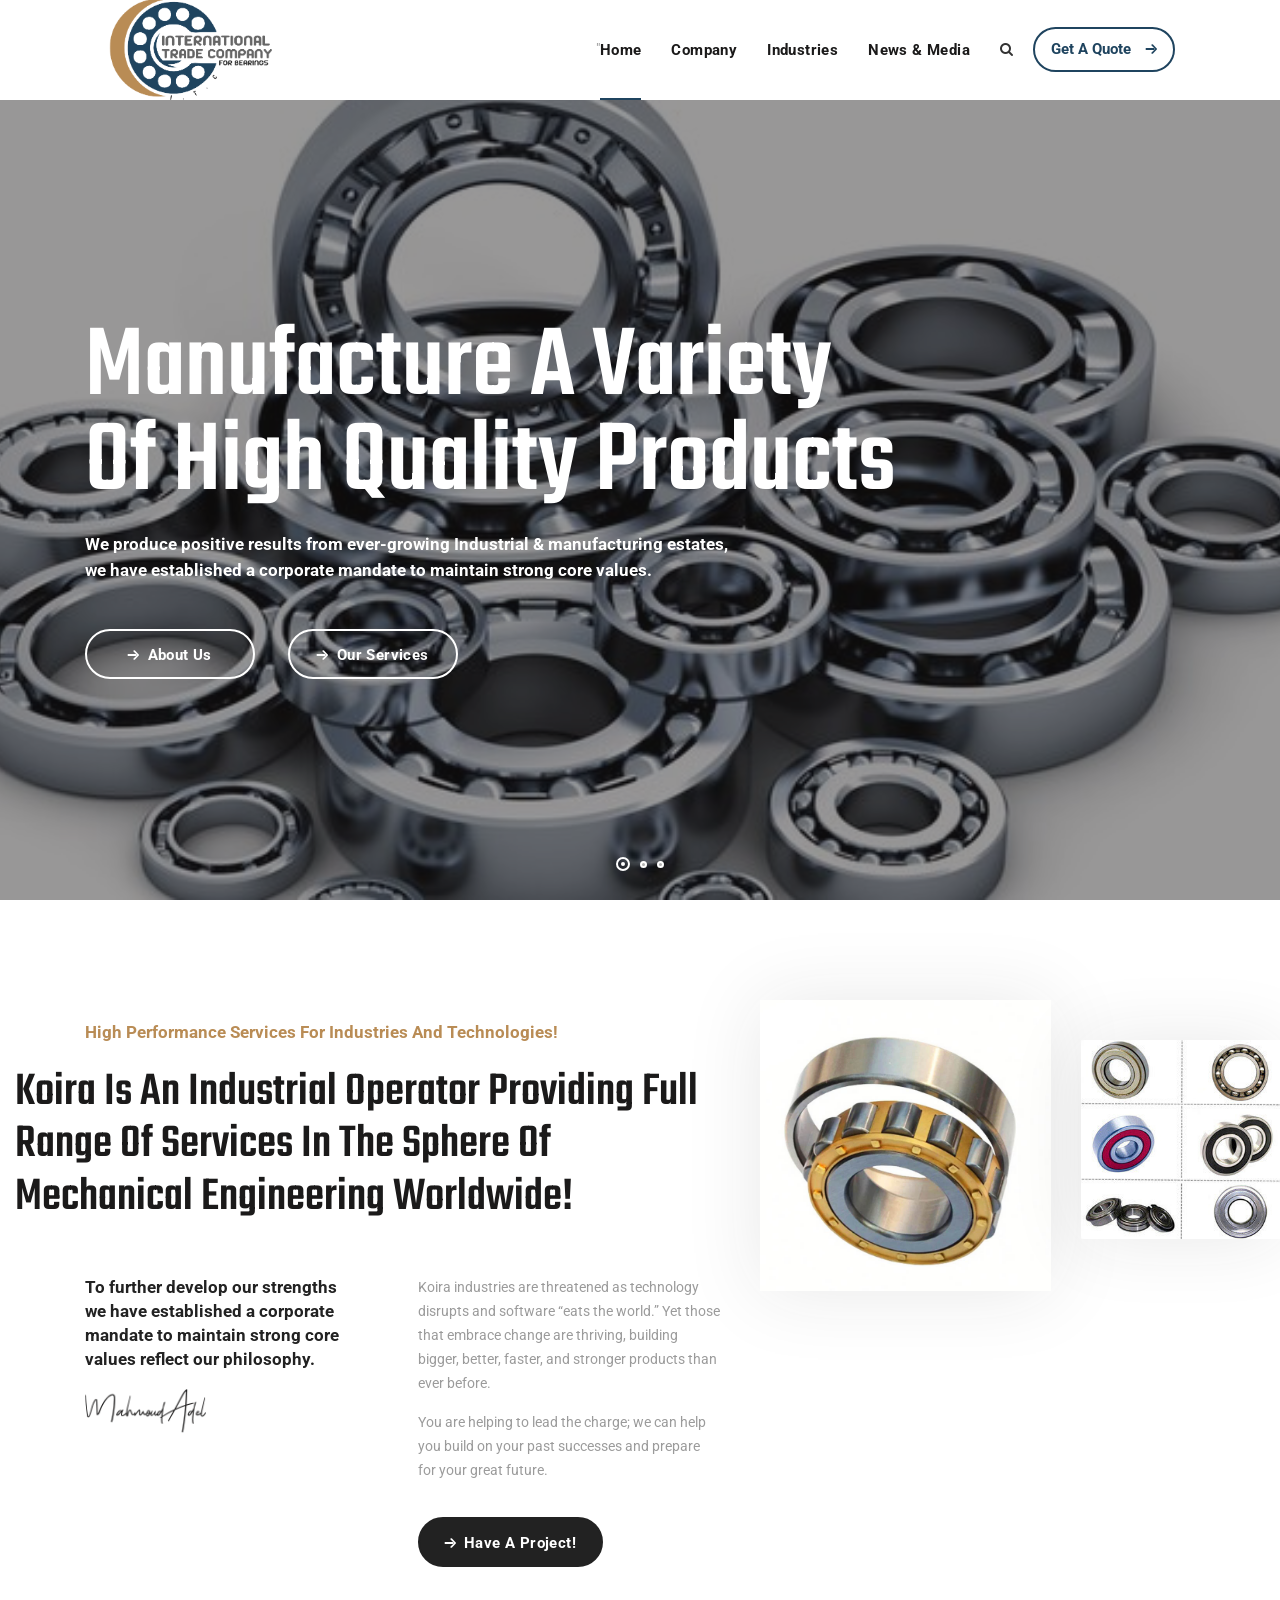
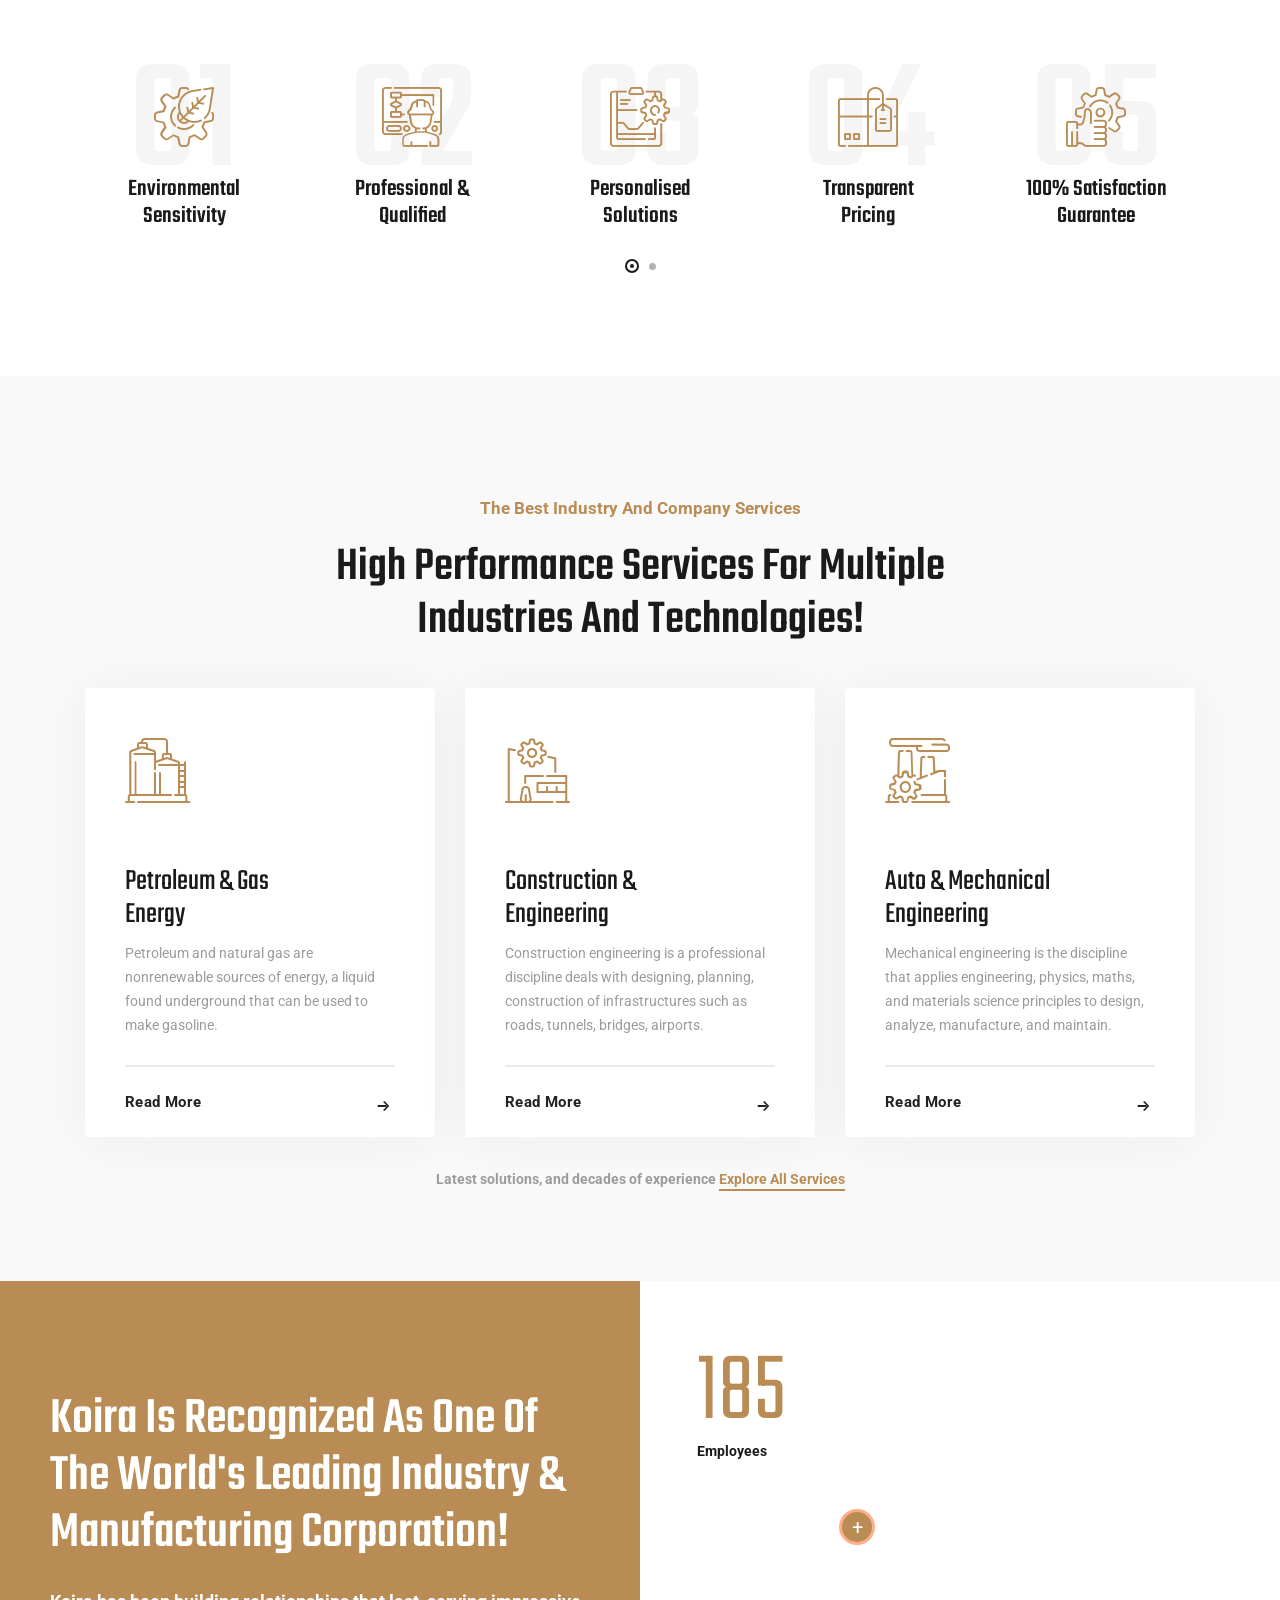
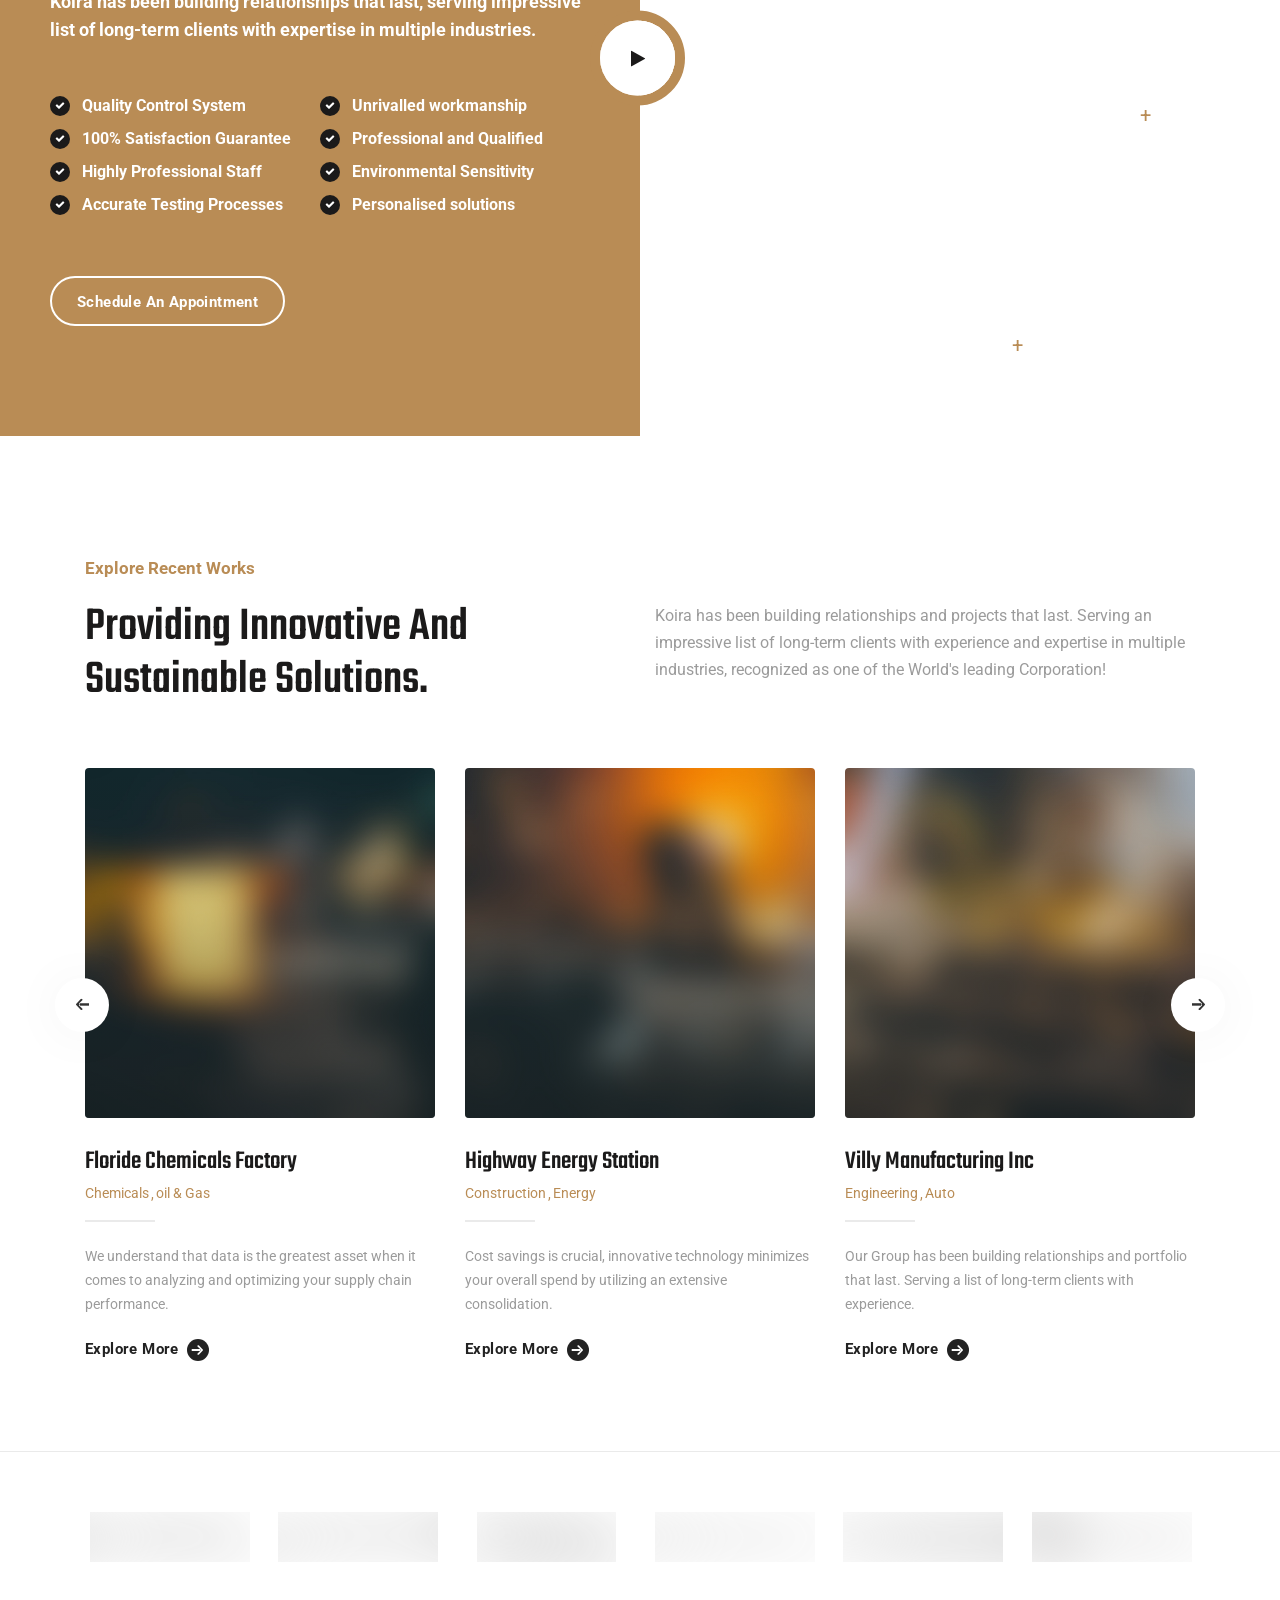
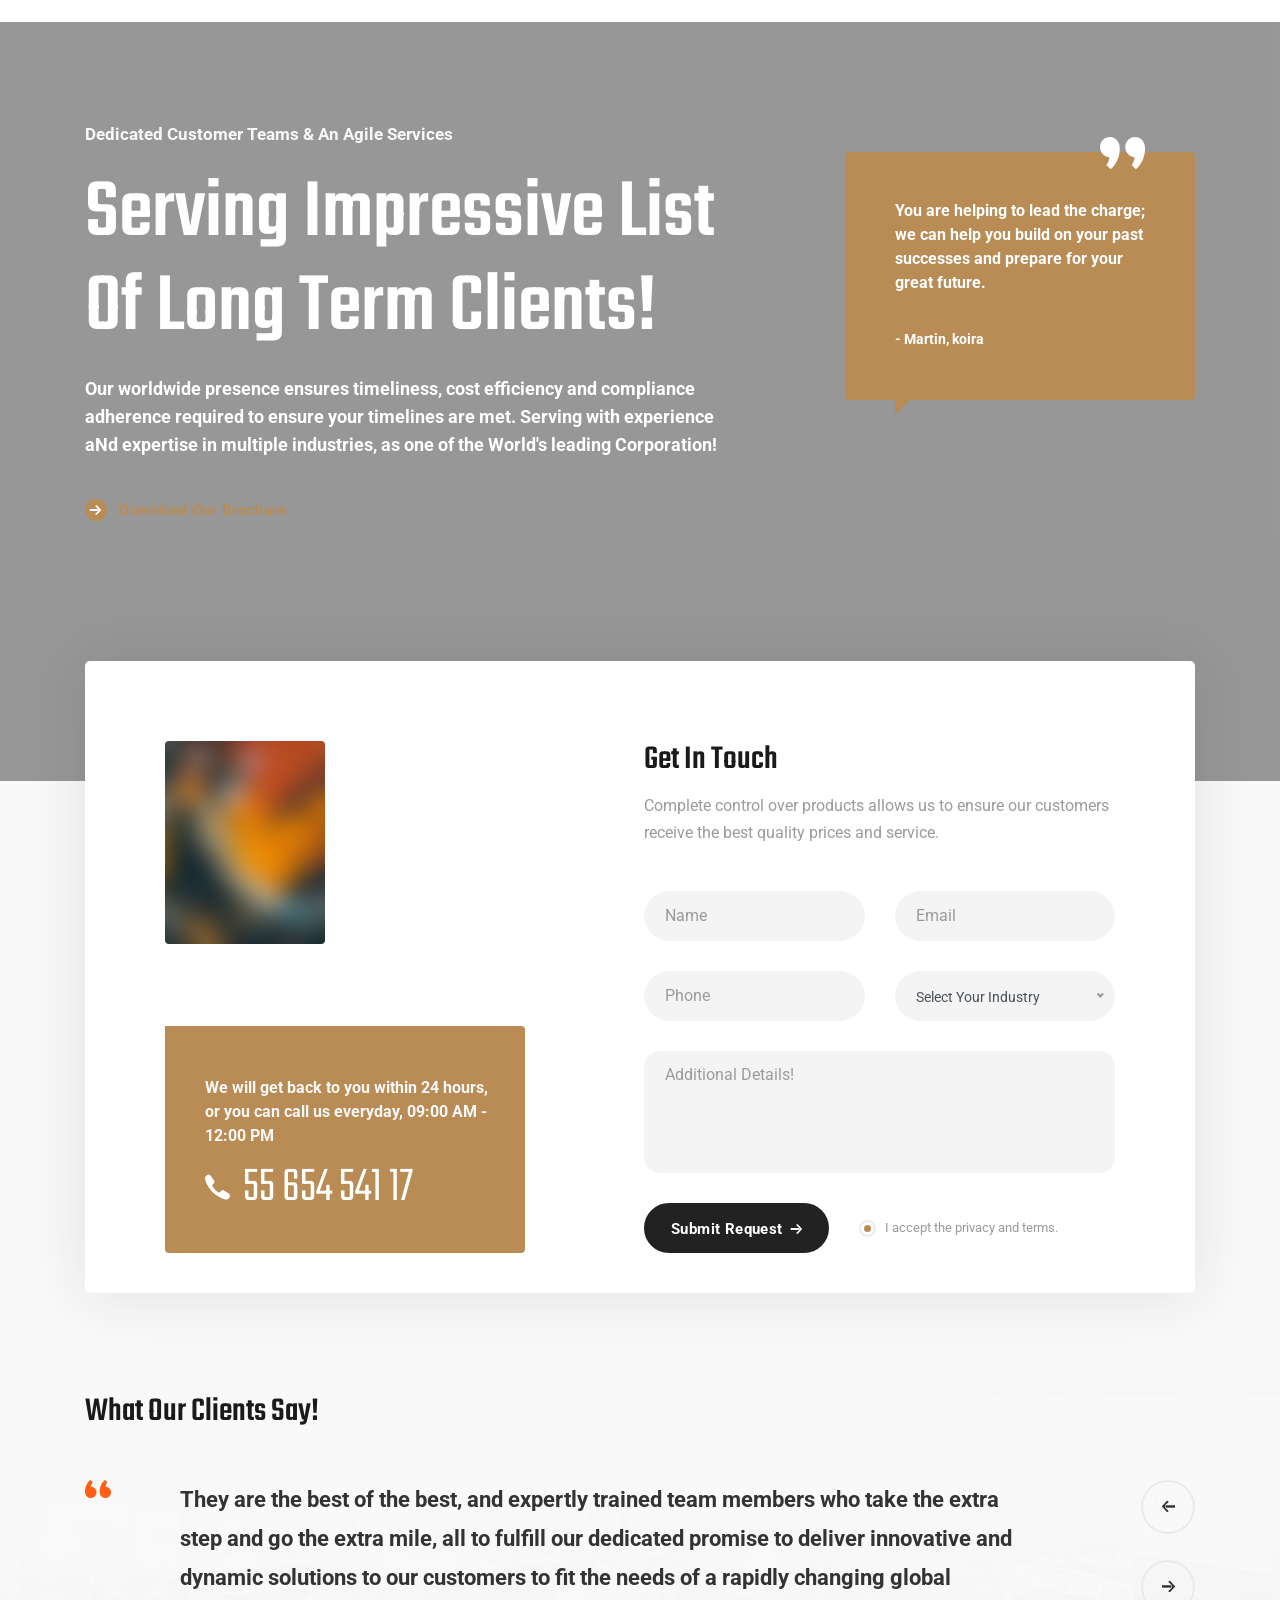
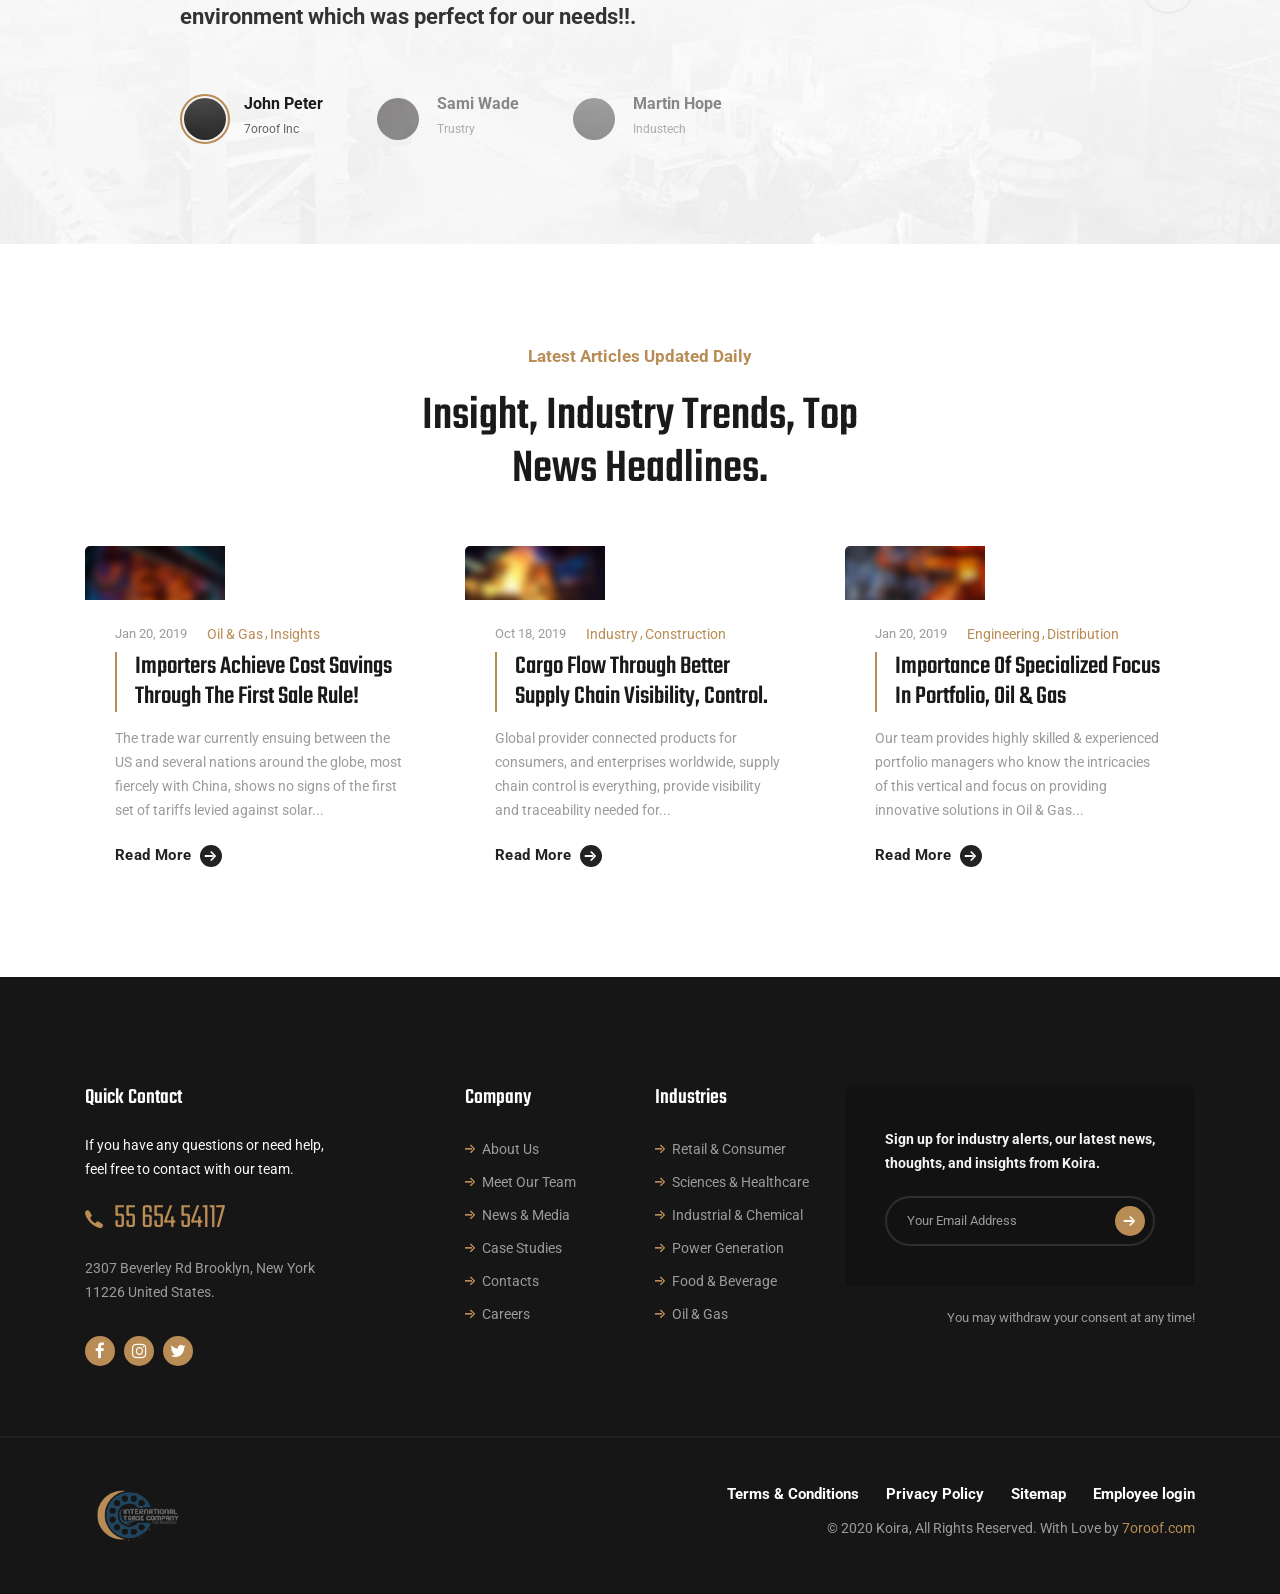
<file: index.html>
<!DOCTYPE html>
<html lang="en">

<head>
  <meta charset="UTF-8" />
  <meta name="viewport" content="width=device-width, initial-scale=1.0" />
  <meta http-equiv="X-UA-Compatible" content="ie=edge" />
  <meta name="description" content="koira - Factory and Manufacturing Html Template">
  <link href="assets/images/favicon/favicon.png" rel="icon">
  <title>koira - Factory and Manufacturing Html Template</title>
  <link rel="stylesheet"
    href="https://fonts.googleapis.com/css?family=Roboto:400,500,700%7cTeko:400,500,600,700&display=swap">
  <link rel="stylesheet" href="assets/css/libraries.css">
  <link rel="stylesheet" href="assets/css/style.css">
</head>

<body>
  <div class="wrapper">
    <!-- =========================
        Header
    =========================== -->
    <header id="header" class="header header-transparent">
      <nav class="navbar navbar-expand-lg sticky-navbar">
        <div class="container">
          <a class="navbar-brand" href="index.html">
            <img src="assets/images/logo/ROLMEN_BELY-01-removebg-preview.png" class="logo-light" alt="logo">
            <img src="assets/images/logo/ROLMEN_BELY-01-removebg-preview.png"  class="logo-dark" alt="logo">
          </a>"
          <button class="navbar-toggler" type="button">
            <span class="menu-lines"><span></span></span>
          </button>
          <div class="collapse navbar-collapse" id="mainNavigation">
            <ul class="navbar-nav ml-auto">
              <li class="nav__item with-dropdown">
                <a href="index.html" class="dropdown-toggle nav__item-link active">Home</a>
            
              <li class="nav__item with-dropdown">
                <a href="about-us.html" class="dropdown-toggle nav__item-link">Company</a>
              
              <li class="nav__item with-dropdown">
                <a href="Industries-industry-served.html" class="dropdown-toggle nav__item-link">Industries</a>
               
                      
              <li class="nav__item with-dropdown">
                <a href="blog.html" class="dropdown-toggle nav__item-link">News & Media</a>
                <i class="fa fa-angle-right" data-toggle="dropdown"></i>
              
          </div><!-- /.navbar-collapse -->
          <div class="navbar-modules">
            <ul class="list-unstyled d-flex align-items-center modules__btns-list">
              <li><a href="#" class="module__btn module__btn-search"><i class="fa fa-search"></i></a></li>
              <li class="d-none d-lg-block"><a href="request-quote.html"
                  class="btn btn__primary btn__bordered module__btn-request">
                  <span>Get A Quote</span><i class="icon-arrow-right"></i>
                </a></li>
              <li class="d-none d-lg-block">
                
              </li>
            </ul><!-- /.modules-wrapper -->
          </div><!-- /.navbar-modules -->
        </div><!-- /.container -->
      </nav><!-- /.navabr -->
    </header><!-- /.Header -->

    <!-- ============================
        Slider
    ============================== -->
    <section id="slider1" class="slider slider-1">
      <div class="carousel owl-carousel carousel-arrows carousel-dots" data-slide="1" data-slide-md="1"
        data-slide-sm="1" data-autoplay="true" data-nav="true" data-dots="true" data-space="0" data-loop="true"
        data-speed="3000" data-transition="fade" data-animate-out="fadeOut" data-animate-in="fadeIn">
        <div class="slide-item align-v-h bg-overlay">
          <div class="bg-img"><img src="assets/images/sliders/bearings.jpg" alt="slide img"></div>
          <div class="container">
            <div class="row">
              <div class="col-sm-12 col-md-12 col-lg-12 col-xl-9">
                <div class="slide__content">
                  <h2 class="slide__title">Manufacture A Variety
                    Of High Quality Products</h2>
                  <p class="slide__desc">We produce positive results from ever-growing Industrial & manufacturing
                    estates, we have established a corporate mandate to maintain strong core values.</p>
                  <a href="#" class="btn btn__white btn__bordered mr-30">
                    <i class="icon-arrow-right"></i><span>About Us</span>
                  </a>
                  <a href="#" class="btn btn__white btn__bordered">
                    <i class="icon-arrow-right"></i><span>Our Services</span>
                  </a>
                </div><!-- /.slide-content -->
              </div><!-- /.col-xl-9 -->
            </div><!-- /.row -->
          </div><!-- /.container -->
        </div><!-- /.slide-item -->
        <div class="slide-item align-v-h bg-overlay">
          <div class="bg-img"><img src="assets/images/sliders/istockphoto-488784037-612x612.jpg" alt="slide img"></div>
          <div class="container">
            <div class="row">
              <div class="col-sm-12 col-md-12 col-lg-12 col-xl-9">
                <div class="slide__content">
                  <h2 class="slide__title">Global Standards With Personalised Solutions </h2>
                  <p class="slide__desc">To further develop our corporate strengths we have established a corporate
                    mandate to maintain strong core values that truly reflect the companys philosophy.</p>
                  <a href="#" class="btn btn__white btn__bordered">
                    <i class="icon-arrow-right"></i><span>Our Services</span>
                  </a>
                  <a href="#" class="btn btn__white btn__bordered">
                    <i class="icon-arrow-right"></i><span>Request Quote</span>
                  </a>
                </div><!-- /.slide-content -->
              </div><!-- /.col-xl-9 -->
            </div><!-- /.row -->
          </div><!-- /.container -->
        </div><!-- /.slide-item -->
        <div class="slide-item align-v-h bg-overlay">
          <div class="bg-img"><img src="assets/images/sliders/istockphoto-488784037-612x612.jpg" alt="slide img"></div>
          <div class="container">
            <div class="row">
              <div class="col-sm-12 col-md-12 col-lg-12 col-xl-9">
                <div class="slide__content">
                  <h2 class="slide__title">High Performance Services For Industries</h2>
                  <p class="slide__desc">To further develop our corporate strengths we have established a corporate
                    mandate to maintain strong core values that truly reflect the companys philosophy.</p>
                  <a href="#" class="btn btn__white btn__bordered">Get Started</a>
                  <a href="#" class="btn btn__white btn__bordered mr-40">Our Services</a>
                </div><!-- /.slide-content -->
              </div><!-- /.col-xl-9 -->
            </div><!-- /.row -->
          </div><!-- /.container -->
        </div><!-- /.slide-item -->
      </div><!-- /.carousel -->
    </section><!-- /.slider -->

    <!-- ========================
      About Layout 2
    =========================== -->
    <section id="aboutLayout2" class="about about-layout2 pt-120 pb-80">
      <div class="container">
        <div class="row">
          <div class="col-sm-12 col-md-12 col-lg-12 col-xl-7">
            <div class="heading heading-2 mb-50">
              <span class="heading__subtitle">High Performance Services For Industries And Technologies!</span>
              <h2 class="heading__title">Koira is an Industrial operator providing full range of services in the sphere
                of Mechanical Engineering worldwide!</h2>
            </div><!-- /heading -->
            <div class="row">
              <div class="col-sm-6 col-md-6 col-lg-6">
                <div class="about__text mr-30">
                  <p>To further develop our strengths we have established a corporate mandate to maintain strong core
                    values reflect our philosophy.</p>
                </div>
                <img src="assets/images/about/singnture.png" alt="singnture" class="signature">
              </div><!-- /.col-lg-6 -->
              <div class="col-sm-6 col-md-6 col-lg-6">
                <p>Koira industries are threatened as technology disrupts and software “eats the world.” Yet those that
                  embrace change are thriving, building bigger, better, faster, and stronger products than ever before.
                </p>
                <p>You are helping to lead the charge; we can help you build on your past successes and prepare for your
                  great future.</p>
                <a href="#" class="btn btn__secondary mt-20">
                  <i class="icon-arrow-right"></i><span>Have A Project!</span>
                </a>
              </div><!-- /.col-lg-6 -->
            </div><!-- /.row -->
          </div><!-- /.col-xl-7 -->
          <div class="col-sm-12 col-md-10 col-lg-8 col-xl-5 position-static">
            <div class="row mt-50 about__imgs-container">
              <div class="col-7">
                <div class="about__img">
                  <img src="assets/images/about/cylindrical-roller-bearing-types-1.jpg" alt="about" class="img-fluid w-100">
                 <!-- /.cta__banner -->
                </div><!-- /.about-img -->
              </div><!-- /.col-7 -->
              <div class="col-5">
                <div class="about__img mt-40">
                  <img src="assets/images/about/types-of-ball-bearings.jpg" alt="about" class="img-fluid w-100">
                </div><!-- /.about-img -->
              </div><!-- /.col-5 -->
            </div><!-- /.row -->
          </div><!-- /.col-xl-5 -->
        </div><!-- /.row -->
      </div><!-- /.container -->
    </section><!-- /.About Layout 2 -->

    <!-- =====================
        Features numberd 
      ======================== -->
    <section id="featuresNumberd" class="features-numberd pt-0">
      <div class="container">
        <div class="row">
          <div class="col-sm-12 col-md-12 col-lg-12">
            <div class="carousel owl-carousel carousel-dots" data-slide="5" data-slide-md="3" data-slide-sm="1"
              data-autoplay="true" data-nav="false" data-dots="true" data-space="30" data-loop="true" data-speed="700">
              <div class="feature-numberd-item">
                <div class="feature__numberd-item-icon">
                  <i class="icon-eco"></i>
                </div>
                <h3 class="feature__numberd-item-number">01</h3>
                <h4 class="feature__numberd-item-title">Environmental <br> Sensitivity</h4>
              </div><!-- /.feature-numberd-item -->
              <div class="feature-numberd-item">
                <div class="feature__numberd-item-icon">
                  <i class="icon-worker"></i>
                </div>
                <h3 class="feature__numberd-item-number">02</h3>
                <h4 class="feature__numberd-item-title">Professional & <br> Qualified </h4>
              </div><!-- /.feature-numberd-item -->
              <div class="feature-numberd-item">
                <div class="feature__numberd-item-icon">
                  <i class="icon-management"></i>
                </div>
                <h3 class="feature__numberd-item-number">03</h3>
                <h4 class="feature__numberd-item-title">Personalised <br> Solutions</h4>
              </div><!-- /.feature-numberd-item -->
              <div class="feature-numberd-item">
                <div class="feature__numberd-item-icon">
                  <i class="icon-parcel"></i>
                </div>
                <h3 class="feature__numberd-item-number">04</h3>
                <h4 class="feature__numberd-item-title">Transparent <br>Pricing</h4>
              </div><!-- /.feature-numberd-item -->
              <div class="feature-numberd-item">
                <div class="feature__numberd-item-icon">
                  <i class="icon-gear"></i>
                </div>
                <h3 class="feature__numberd-item-number">05</h3>
                <h4 class="feature__numberd-item-title">100% Satisfaction <br> Guarantee</h4>
              </div><!-- /.feature-numberd-item -->
              <div class="feature-numberd-item">
                <div class="feature__numberd-item-icon">
                  <i class="icon-monitor"></i>
                </div>
                <h3 class="feature__numberd-item-number">06</h3>
                <h4 class="feature__numberd-item-title">Accurate <br> Testing</h4>
              </div><!-- /.feature-numberd-item -->
            </div> <!-- /.carousel -->
          </div><!-- /.col-lg-12 -->
        </div><!-- /.row -->
      </div><!-- /.container -->
    </section><!-- /.Features-numberd -->

    <!-- ========================
        services Layout 2
    =========================== -->
    <section id="servicesLayout2" class="services services-layout2 pt-120 pb-90 bg-gray">
      <div class="container">
        <div class="row">
          <div class="col-sm-12 col-md-12 col-lg-8 offset-lg-2">
            <div class="heading heading-2 text-center mb-40">
              <span class="heading__subtitle">The Best Industry And Company Services</span>
              <h2 class="heading__title">High Performance Services For Multiple Industries And Technologies!</h2>
            </div><!-- /.heading -->
          </div><!-- /.col-lg-10 -->
        </div>
        <div class="row">
          <div class="col-sm-12 col-md-6 col-lg-4">
            <div class="service-item">
              <div class="service__content">
                <div class="service__icon"><i class="icon-tank-2"></i></div>
                <h4 class="service__title">Petroleum & Gas <br> Energy</h4>
                <p class="service__desc">Petroleum and natural gas are nonrenewable sources of energy, a liquid found
                  underground that can be used to make gasoline.</p>
                <a href="#" class="btn btn__secondary btn__link">
                  <span>Read More</span>
                  <i class="icon-arrow-right"></i>
                </a>
              </div><!-- /.service-content -->
            </div><!-- /.service-item -->
          </div><!-- /.col-lg-4 -->
          <div class="col-sm-12 col-md-6 col-lg-4">
            <div class="service-item">
              <div class="service__content">
                <div class="service__icon"><i class="icon-manufacturing-plant"></i></div>
                <h4 class="service__title">Construction & <br> Engineering</h4>
                <p class="service__desc">Construction engineering is a professional discipline deals with designing,
                  planning, construction of infrastructures such as roads, tunnels, bridges, airports.</p>
                <a href="#" class="btn btn__secondary btn__link">
                  <span>Read More</span>
                  <i class="icon-arrow-right"></i>
                </a>
              </div><!-- /.service-content -->
            </div><!-- /.service-item -->
          </div><!-- /.col-lg-4 -->
          <div class="col-sm-12 col-md-6 col-lg-4">
            <div class="service-item">
              <div class="service__content">
                <div class="service__icon"><i class="icon-factory-2"></i></div>
                <h4 class="service__title">Auto & Mechanical <br> Engineering</h4>
                <p class="service__desc">Mechanical engineering is the discipline that applies engineering, physics,
                  maths, and materials science principles to design, analyze, manufacture, and maintain.</p>
                <a href="#" class="btn btn__secondary btn__link">
                  <span>Read More</span>
                  <i class="icon-arrow-right"></i>
                </a>
              </div><!-- /.service-content -->
            </div><!-- /.service-item -->
          </div><!-- /.col-lg-4 -->
        </div><!-- /.row-->
        <div class="row">
          <div class="col-sm-12 col-md-12 col-lg-12 text-center">
            <p class="text__link mb-0">Latest solutions, and decades of experience
              <a href="#">Explore All Services</a>
            </p>
          </div><!-- /.col-lg-12 -->
        </div>
      </div><!-- /.container -->
    </section><!-- /.services Layout 2 -->

    <!-- ========================= 
         Banner layout 1
    =========================  -->
    <section id="bannerLayout1" class="banner banner-layout1 p-0">
      <div class="container-fluid col-padding-0">
        <div class="row">
          <div class="col-sm-12 col-md-12 col-lg-12 col-xl-6 bg-theme">
            <div class="inner-padding">
              <div class="heading heading-3 heading-white mb-50">
                <h2 class="heading__title">Koira is recognized as one of the World's leading Industry & Manufacturing
                  Corporation!</h2>
                <p class="heading__desc">Koira has been building relationships that last, serving impressive list of
                  long-term clients with expertise in multiple industries.</p>
              </div><!-- /.heading -->
              <ul class="list-items list-items-white list-unstyled mb-50">
                <li>Quality Control System</li>
                <li>Unrivalled workmanship</li>
                <li>100% Satisfaction Guarantee</li>
                <li>Professional and Qualified</li>
                <li>Highly Professional Staff</li>
                <li> Environmental Sensitivity</li>
                <li>Accurate Testing Processes</li>
                <li>Personalised solutions</li>
              </ul>
              <a href="#" class="btn btn__white btn__bordered btn__lg">Schedule An Appointment</a>
            </div>
          </div><!-- /.col-xl-6 -->
          <div class="col-sm-12 col-md-12 col-lg-12 col-xl-6 bg-parallax" style="min-height: 700px;">
            <div class="bg-img"><img src="assets/images/banners/3.jpg" alt="background"></div>
            <div class="vertical-align-center">
              <div class="video__btn video__btn-white">
                <a class="popup-video" href="https://www.youtube.com/watch?4=&v=TKnufs85hXk">
                  <span class="video__player-animation"></span>
                  <span class="video__player-animation video__player-animation-2"></span>
                  <div class="video__player">
                    <i class="fa fa-play"></i>
                  </div>
                </a>
              </div><!-- /.video -->
            </div>
            <ul class="list-unstyled">
              <li class="statistic-item opened">
                <div class="statistic__item-panel">
                  <h4 class="statistic__item-counter counter">754</h4>
                  <p class="statistic__item-title">Employees</p>
                </div>
                <button class="statistic__item-btn">+</button>
              </li><!-- /.statistic-item -->
              <li class="statistic-item">
                <div class="statistic__item-panel">
                  <h4 class="statistic__item-counter counter">2,187</h4>
                  <p class="statistic__item-title">Clients</p>
                </div>
                <button class="statistic__item-btn">+</button>
              </li><!-- /.statistic-item -->
              <li class="statistic-item">
                <div class="statistic__item-panel">
                  <h4 class="statistic__item-counter counter">300</h4>
                  <p class="statistic__item-title">Parteners</p>
                </div>
                <button class="statistic__item-btn">+</button>
              </li><!-- /.statistic-item -->
            </ul>
          </div><!-- /.col-xl-6 -->
        </div><!-- /.row -->
      </div><!-- /.container -->
    </section><!-- /.Banner layout 1 -->

    <!-- =========================
      portfolio carousel
      =========================== -->
    <section id="portfolioCarousel" class="portfolio-carousel pt-120 pb-90">
      <div class="container">
        <div class="row heading heading-2 mb-40">
          <div class="col-sm-12 col-md-12 col-lg-12">
            <span class="heading__subtitle">Explore Recent Works</span>
          </div><!-- /.col-lg-12 -->
          <div class="col-sm-12 col-md-12 col-lg-6">
            <h2 class="heading__title">Providing Innovative and Sustainable Solutions.</h2>
          </div><!-- /heading -->
          <div class="col-sm-12 col-md-12 col-lg-6">
            <p class="heading__desc">Koira has been building relationships and projects that last. Serving an impressive
              list of long-term clients with experience and expertise in multiple industries, recognized as one of the
              World's leading Corporation! </p>
          </div><!-- /heading -->
        </div><!-- /.row -->
        <div class="row">
          <div class="col-sm-12 col-md-12 col-lg-12">
            <div class="carousel owl-carousel carousel-arrows" data-slide="3" data-slide-md="2" data-slide-sm="1"
              data-autoplay="false" data-nav="true" data-dots="true" data-space="30" data-loop="true" data-speed="800">
              <div class="portfolio-item">
                <div class="portfolio__img">
                  <img src="assets/images/case-studies/1.jpg" alt="portfolio img">
                </div><!-- /.portfolio-img -->
                <div class="portfolio__content">
                  <h4 class="portfolio__title"><a href="#">Floride Chemicals Factory</a></h4>
                  <div class="portfolio__cat">
                    <a href="#">Chemicals</a><a href="#">oil & Gas</a>
                  </div><!-- /.portfolio-cat -->
                  <div class="divider__line divider__lg"></div>
                  <p class="portfolio__desc">We understand that data is the greatest asset when it comes to analyzing
                    and
                    optimizing your supply chain performance.</p>
                  <a href="#" class="btn btn__secondary btn__link">
                    <span>Explore More</span><i class="icon-arrow-right"></i>
                  </a>
                </div><!-- /.portfolio-content -->
              </div><!-- /.portfolio-item -->
              <div class="portfolio-item">
                <div class="portfolio__img">
                  <img src="assets/images/case-studies/2.jpg" alt="portfolio img">
                </div><!-- /.portfolio-img -->
                <div class="portfolio__content">
                  <h4 class="portfolio__title"><a href="#">Highway Energy Station</a></h4>
                  <div class="portfolio__cat">
                    <a href="#">Construction</a><a href="#">Energy</a>
                  </div><!-- /.portfolio-cat -->
                  <div class="divider__line divider__lg"></div>
                  <p class="portfolio__desc">Cost savings is crucial, innovative technology minimizes your overall spend
                    by utilizing an extensive consolidation.</p>
                  <a href="#" class="btn btn__secondary btn__link">
                    <span>Explore More</span><i class="icon-arrow-right"></i>
                  </a>
                </div><!-- /.portfolio-content -->
              </div><!-- /.portfolio-item -->
              <div class="portfolio-item">
                <div class="portfolio__img">
                  <img src="assets/images/case-studies/3.jpg" alt="portfolio img">
                </div><!-- /.portfolio-img -->
                <div class="portfolio__content">
                  <h4 class="portfolio__title"><a href="#">Villy Manufacturing Inc</a></h4>
                  <div class="portfolio__cat">
                    <a href="#">Engineering</a><a href="#">Auto</a>
                  </div><!-- /.portfolio-cat -->
                  <div class="divider__line divider__lg"></div>
                  <p class="portfolio__desc">Our Group has been building relationships and portfolio that last. Serving
                    a
                    list of long-term clients with experience.</p>
                  <a href="#" class="btn btn__secondary btn__link">
                    <span>Explore More</span><i class="icon-arrow-right"></i>
                  </a>
                </div><!-- /.portfolio-content -->
              </div><!-- /.portfolio-item -->
              <div class="portfolio-item">
                <div class="portfolio__img">
                  <img src="assets/images/case-studies/4.jpg" alt="portfolio img">
                </div><!-- /.portfolio-img -->
                <div class="portfolio__content">
                  <h4 class="portfolio__title"><a href="#">Regulatory Complian Seminar</a></h4>
                  <div class="portfolio__cat">
                    <a href="#">Construction</a><a href="#">Engineering</a>
                  </div><!-- /.portfolio-cat -->
                  <div class="divider__line divider__lg"></div>
                  <p class="portfolio__desc">We understand that data is the greatest asset when it comes to analyzing
                    and
                    optimizing your supply chain performance.</p>
                  <a href="#" class="btn btn__secondary btn__link">
                    <span>Explore More</span><i class="icon-arrow-right"></i>
                  </a>
                </div><!-- /.portfolio-content -->
              </div><!-- /.portfolio-item -->
              <div class="portfolio-item">
                <div class="portfolio__img">
                  <img src="assets/images/case-studies/5.jpg" alt="portfolio img">
                </div><!-- /.portfolio-img -->
                <div class="portfolio__content">
                  <h4 class="portfolio__title"><a href="#">Documents & Electronic Data</a></h4>
                  <div class="portfolio__cat">
                    <a href="#">Chemicals</a><a href="#">oil & Gas</a>
                  </div><!-- /.portfolio-cat -->
                  <div class="divider__line divider__lg"></div>
                  <p class="portfolio__desc">Cost savings is crucial, innovative technology minimizes your overall spend
                    by utilizing an extensive consolidation.</p>
                  <a href="#" class="btn btn__secondary btn__link">
                    <span>Explore More</span><i class="icon-arrow-right"></i>
                  </a>
                </div><!-- /.portfolio-content -->
              </div><!-- /.portfolio-item -->
              <div class="portfolio-item">
                <div class="portfolio__img">
                  <img src="assets/images/case-studies/6.jpg" alt="portfolio img">
                </div><!-- /.portfolio-img -->
                <div class="portfolio__content">
                  <h4 class="portfolio__title"><a href="#">Floride Chemicals Factory</a></h4>
                  <div class="portfolio__cat">
                    <a href="#">Chemicals</a><a href="#">oil & Gas</a>
                  </div><!-- /.portfolio-cat -->
                  <div class="divider__line divider__lg"></div>
                  <p class="portfolio__desc">We understand that data is the greatest asset when it comes to analyzing
                    and
                    optimizing your supply chain performance.</p>
                  <a href="#" class="btn btn__secondary btn__link">
                    <span>Explore More</span><i class="icon-arrow-right"></i>
                  </a>
                </div><!-- /.portfolio-content -->
              </div><!-- /.portfolio-item -->

            </div><!-- /.carousel -->
          </div><!-- /.col-lg-12 -->
        </div><!-- /.row -->
      </div><!-- /.container -->
    </section><!-- /.portfolio carousel -->

    <!-- =====================
       Clients 
    ======================== -->
    <section id="clients" class="clients border-top">
      <div class="container">
        <div class="row">
          <div class="col-sm-12 col-md-12 col-lg-12">
            <div class="carousel owl-carousel" data-slide="6" data-slide-md="4" data-slide-sm="2" data-autoplay="true"
              data-nav="false" data-dots="false" data-space="20" data-loop="true" data-speed="700">
              <div class="client">
                <a href="#"><img src="assets/images/clients/1.png" alt="client"></a>
              </div><!-- /.client -->
              <div class="client">
                <a href="#"><img src="assets/images/clients/2.png" alt="client"></a>
              </div><!-- /.client -->
              <div class="client">
                <a href="#"><img src="assets/images/clients/3.png" alt="client"></a>
              </div><!-- /.client -->
              <div class="client">
                <a href="#"><img src="assets/images/clients/4.png" alt="client"></a>
              </div><!-- /.client -->
              <div class="client">
                <a href="#"><img src="assets/images/clients/5.png" alt="client"></a>
              </div><!-- /.client -->
              <div class="client">
                <a href="#"><img src="assets/images/clients/6.png" alt="client"></a>
              </div><!-- /.client -->
            </div><!-- /.carousel -->
          </div><!-- /.col-lg-12 -->
        </div><!-- /.row -->
      </div><!-- /.container -->
    </section><!-- /.clients -->

    <!-- =========================
        Banner layout 4
    =========================== -->
    <section id="bannerLayout4" class="banner banner-layout4 bg-overlay bg-parallax">
      <div class="bg-img"><img src="assets/images/banners/6.jpg" alt="background"></div>
      <div class="container">
        <div class="row">
          <div class="col-sm-12 col-md-12 col-lg-7">
            <div class="heading heading-5 heading-white mb-40">
              <span class="heading__subtitle">Dedicated Customer Teams & An Agile Services</span>
              <h3 class="heading__title">Serving Impressive List Of Long Term Clients!</h3>
              <p class="heading__desc">Our worldwide presence ensures timeliness, cost efficiency and compliance
                adherence required to ensure your timelines are met. Serving with experience aNd expertise in multiple
                industries, as one of the World's leading Corporation!</p>
            </div><!-- /.heading -->
            <a href="#" class="btn btn__primary btn__link">
              <i class="icon-arrow-right"></i> <span>Download our Brochure</span>
            </a>
          </div><!-- /.col-lg-7 -->
          <div class="col-sm-12 col-md-12 col-lg-4 offset-lg-1">
            <blockquote class="blockquote">
              You are helping to lead the charge; we can help you build on your past successes and prepare for your
              great future.
              <span class="quote__author">- Martin, koira</span>
            </blockquote>
          </div><!-- /.col-lg-4 -->
        </div><!-- /.row -->
      </div><!-- /.container -->
    </section><!-- /. Banner layout 4 -->

    <!-- ==========================
        contact layout 2
    =========================== -->
    <section id="contactLayout2" class="contact contact-layout2 pt-0   bg-gray">
      <div class="container">
        <div class="row">
          <div class="col-sm-12 col-md-12 col-lg-12">
            <div class="contact__panel">
              <div class="contact__panel-banner">
                <img src="assets/images/banners/2.jpg" alt="banner img">
                <div class="cta__banner">
                  <p class="cta__desc"><strong>We will get back to you within 24 hours, or you can call us everyday,
                      09:00 AM - 12:00 PM</strong></p>
                  <div class="contact__number d-flex align-items-center">
                    <i class="icon-phone"></i>
                    <a href="tel:5565454117">55 654 541 17</a>
                  </div>
                </div>
              </div>
              <form class="contact__form-panel">
                <div class="row">
                  <div class="col-sm-12 contact__form-panel-header">
                    <h4>Get In Touch</h4>
                    <p>Complete control over products allows us to ensure our customers receive the best quality
                      prices
                      and service.</p>
                  </div>
                  <div class="col-sm-6 col-md-6 col-lg-6">
                    <div class="form-group"><input type="text" class="form-control" placeholder="Name"></div>
                  </div><!-- /.col-lg-6 -->
                  <div class="col-sm-6 col-md-6 col-lg-6">
                    <div class="form-group"><input type="email" class="form-control" placeholder="Email"></div>
                  </div><!-- /.col-lg-6 -->
                  <div class="col-sm-6 col-md-6 col-lg-6">
                    <div class="form-group"><input type="text" class="form-control" placeholder="Phone"></div>
                  </div><!-- /.col-lg-6 -->
                  <div class="col-sm-6 col-md-6 col-lg-6">
                    <div class="form-group">
                      <select class="form-control form-group w-100">
                        <option>Select Your Industry</option>
                        <option>Industry 1</option>
                        <option>Industry 2</option>
                      </select>
                    </div>
                  </div><!-- /.col-lg-6 -->
                  <div class="col-sm-12 col-md-12 col-lg-12">
                    <div class="form-group">
                      <textarea class="form-control" placeholder="Additional Details!"></textarea>
                    </div>
                  </div><!-- /.col-lg-12 -->
                  <div class="col-sm-12 col-md-12 col-lg-12 d-flex align-items-center">
                    <button type="submit" class="btn btn__secondary mr-30">
                      <span>Submit Request</span><i class="icon-arrow-right"></i>
                    </button>
                    <div class="input-radio">
                      <label class="label-radio">I accept the privacy and terms.
                        <input type="checkbox" name="radioGroup2" checked>
                        <span class="radio-indicator"></span>
                      </label>
                    </div>
                  </div><!-- /.col-lg-12 -->
                </div><!-- /.row -->
              </form>
            </div><!-- /.contact__panel -->
          </div><!-- /.col-lg-12 -->
        </div><!-- /.row -->
      </div><!-- /.container -->
    </section><!-- /.contact layout 1 -->

    <!-- ========================= 
       Testimonials layout 1
    =========================  -->
    <section id="testimonialsLayout1" class="testimonials testimonials-layout1 pt-0">
      <div class="bg-img"><img src="assets/images/backgrounds/1.jpg" alt="background"></div>
      <div class="container">
        <div class="row">
          <div class="col-sm-12 col-md-12 col-lg-12">
            <div class="heading mb-50">
              <h2 class="heading__title mb-0">What Our Clients Say!</h2>
            </div><!-- /.heading -->
          </div><!-- /.col-lg-6 -->
        </div><!-- /.row -->
        <div class="row">
          <div class="col-12 col-sm-1 col-md-1 col-lg-1">
            <img src="assets/images/testimonials/quote-icon.png" alt="quote-icon" class="mb-20">
          </div><!-- /.col-lg-1 -->
          <div class="co-12 col-sm-11 col-md-11 col-lg-11">
            <div class="owl-carousel thumbs-carousel carousel-arrows" data-slider-id="1" data-nav="true"
              data-dots="false">
              <!-- Testimonial #1 -->
              <div class=" testimonial-item">
                <div class="testimonial__content">
                  <p class="testimonial__desc">They are the best of the best, and expertly trained team members who take
                    the extra step and go the extra mile, all to fulfill our dedicated promise to deliver innovative and
                    dynamic solutions to our customers to fit the needs of a rapidly changing global environment which
                    was perfect for our needs!!.</p>
                </div><!-- /.testimonial-content -->
              </div><!-- /. testimonial-item -->
              <!-- Testimonial #2 -->
              <div class=" testimonial-item">
                <div class="testimonial__content">
                  <p class="testimonial__desc">They are the best of the best, and expertly trained team members who take
                    the extra step and go the extra mile, all to fulfill our dedicated promise to deliver innovative and
                    dynamic solutions to our customers to fit the needs of a rapidly changing global environment which
                    was perfect for our needs!!.</p>
                </div><!-- /.testimonial-content -->
              </div><!-- /. testimonial-item -->
              <!-- Testimonial #3 -->
              <div class=" testimonial-item">
                <div class="testimonial__content">
                  <p class="testimonial__desc">They are the best of the best, and expertly trained team members who take
                    the extra step and go the extra mile, all to fulfill our dedicated promise to deliver innovative and
                    dynamic solutions to our customers to fit the needs of a rapidly changing global environment which
                    was perfect for our needs!!.</p>
                </div><!-- /.testimonial-content -->
              </div><!-- /. testimonial-item -->
            </div>
            <div class="owl-thumbs" data-slider-id="1">
              <button class="owl-thumb-item">
                <span class="testimonial__thumb">
                  <img src="assets/images/testimonials/thumbs/1.jpg" alt="author thumb">
                </span><!-- /.testimonial-thumb -->
                <span class="testimonial__meta">
                  <span class="testimonial__meta-title">John Peter</span>
                  <span class="testimonial__meta-desc">7oroof Inc</span>
                </span><!-- /.testimonial-meta -->
              </button>
              <button class="owl-thumb-item">
                <span class="testimonial__thumb">
                  <img src="assets/images/testimonials/thumbs/2.jpg" alt="author thumb">
                </span><!-- /.testimonial-thumb -->
                <span class="testimonial__meta">
                  <span class="testimonial__meta-title">Sami Wade</span>
                  <span class="testimonial__meta-desc">Trustry</span>
                </span><!-- /.testimonial-meta -->
              </button>
              <button class="owl-thumb-item">
                <span class="testimonial__thumb">
                  <img src="assets/images/testimonials/thumbs/1.jpg" alt="author thumb">
                </span><!-- /.testimonial-thumb -->
                <span class="testimonial__meta">
                  <span class="testimonial__meta-title">Martin Hope</span>
                  <span class="testimonial__meta-desc">Industech</span>
                </span><!-- /.testimonial-meta -->
              </button>
            </div><!-- /.owl-thumbs -->
          </div><!-- /.col-lg-12 -->
        </div><!-- /.row -->
      </div><!-- /.container -->
    </section><!-- /.testimonials 1 -->

    <!-- ======================
      Blog Grid
    ========================= -->
    <section id="blogGrid" class="blog blog-grid pb-70">
      <div class="container">
        <div class="row">
          <div class="col-sm-12 col-md-12 col-lg-6 offset-lg-3">
            <div class="heading heading-2 text-center mb-50">
              <span class="heading__subtitle">Latest Articles Updated Daily</span>
              <h2 class="heading__title">Insight, Industry Trends, Top <br>News Headlines.</h2>
            </div><!-- /.heading -->
          </div><!-- /.col-lg-6 -->
        </div><!-- /.row-->
        <div class="row">
          <!-- Blog Item #1 -->
          <div class="col-sm-12 col-md-6 col-lg-4">
            <div class="blog-item">
              <div class="blog__img">
                <a href="#">
                  <img src="assets/images/blog/grid/1.jpg" alt="blog image">
                </a>
              </div><!-- /.entry-img -->
              <div class="blog__content">
                <div class="blog__meta">
                  <span class="blog__meta-date">Jan 20, 2019</span>
                  <div class="blog__meta-cat">
                    <a href="#">Oil & Gas</a><a href="#">Insights</a>
                  </div><!-- /.blog-meta-cat -->
                </div><!-- /.blog-meta -->
                <h4 class="blog__title"><a href="#">Importers achieve cost savings through the First Sale rule!</a></h4>
                <p class="blog__desc">The trade war currently ensuing between the US and several nations around the
                  globe, most fiercely with China, shows no signs of the first set of tariffs levied against solar...
                </p>
                <a href="#" class="btn btn__secondary btn__link">
                  <span>Read More</span>
                  <i class="icon-arrow-right"></i>
                </a>
              </div><!-- /.entry-content -->
            </div><!-- /.blog-item -->
          </div><!-- /.col-lg-4 -->
          <!-- Blog Item #2 -->
          <div class="col-sm-12 col-md-6 col-lg-4">
            <div class="blog-item">
              <div class="blog__img">
                <a href="#">
                  <img src="assets/images/blog/grid/2.jpg" alt="blog image">
                </a>
              </div><!-- /.entry-img -->
              <div class="blog__content">
                <div class="blog__meta">
                  <span class="blog__meta-date">Oct 18, 2019</span>
                  <div class="blog__meta-cat">
                    <a href="#">Industry</a><a href="#">Construction</a>
                  </div><!-- /.blog-meta-cat -->
                </div><!-- /.blog-meta -->
                <h4 class="blog__title"><a href="#">Cargo flow through better supply chain visibility, control.</a></h4>
                <p class="blog__desc">Global provider connected products for consumers, and enterprises worldwide,
                  supply chain control is everything, provide visibility and traceability needed for...</p>
                <a href="#" class="btn btn__secondary btn__link">
                  <span>Read More</span>
                  <i class="icon-arrow-right"></i>
                </a>
              </div><!-- /.entry-content -->
            </div><!-- /.blog-item -->
          </div><!-- /.col-lg-4 -->
          <!-- Blog Item #3 -->
          <div class="col-sm-12 col-md-6 col-lg-4">
            <div class="blog-item">
              <div class="blog__img">
                <a href="#">
                  <img src="assets/images/blog/grid/3.jpg" alt="blog image">
                </a>
              </div><!-- /.entry-img -->
              <div class="blog__content">
                <div class="blog__meta">
                  <span class="blog__meta-date">Jan 20, 2019</span>
                  <div class="blog__meta-cat">
                    <a href="#">Engineering</a><a href="#">Distribution</a>
                  </div><!-- /.blog-meta-cat -->
                </div><!-- /.blog-meta -->
                <h4 class="blog__title"><a href="#">Importance of specialized focus in portfolio, Oil & Gas</a></h4>
                <p class="blog__desc">Our team provides highly skilled & experienced portfolio managers who know the
                  intricacies of this vertical and focus on providing innovative solutions in Oil & Gas...</p>
                <a href="#" class="btn btn__secondary btn__link">
                  <span>Read More</span>
                  <i class="icon-arrow-right"></i>
                </a>
              </div><!-- /.entry-content -->
            </div><!-- /.blog-item -->
          </div><!-- /.col-lg-4 -->
        </div><!-- /.row-->
      </div><!-- /.container -->
    </section><!-- /.blog Grid -->

    <!-- ========================
      Footer
    ========================== -->
    <footer id="footer" class="footer">
      <div class="footer-top">
        <div class="container">
          <div class="row">
            <div class="col-sm-12 col-md-12 col-lg-4 col-xl-3 footer__widget footer__widget-about">
              <h6 class="footer__widget-title">Quick Contact</h6>
              <div class="footer__widget-content">
                <p class="color-gray">If you have any questions or need help, feel free to contact with our team.</p>
                <p class="footer__contact-phone">
                  <i class="icon-phone"></i>
                  <a href="tel:5565454117">55 654 54117</a>
                </p>
                <p>2307 Beverley Rd Brooklyn, New York <br>11226 United States.</p>
                <ul class="social__icons">
                  <li><a href="#"><i class="fa fa-facebook"></i></a></li>
                  <li><a href="#"><i class="fa fa-instagram"></i></a></li>
                  <li><a href="#"><i class="fa fa-twitter"></i></a></li>
                </ul><!-- /.social-icons -->
              </div>
            </div><!-- /.col-xl-3 -->
            <div class="col-6 col-sm-6 col-md-6 col-lg-3 col-xl-2 offset-xl-1 footer__widget footer__widget-nav">
              <h6 class="footer__widget-title">Company</h6>
              <div class="footer__widget-content">
                <nav>
                  <ul class="list-unstyled">
                    <li><a href="#">About Us</a></li>
                    <li><a href="#">Meet Our Team</a></li>
                    <li><a href="#">News & Media</a></li>
                    <li><a href="#">Case Studies</a></li>
                    <li><a href="#">Contacts</a></li>
                    <li><a href="#">Careers</a></li>
                  </ul>
                </nav>
              </div><!-- /.footer-widget-content -->
            </div><!-- /.col-xl-2 -->
            <div class="col-6 col-sm-6 col-md-6 col-lg-3 col-xl-2 footer__widget footer__widget-nav">
              <h6 class="footer__widget-title">Industries</h6>
              <div class="footer__widget-content">
                <nav>
                  <ul class="list-unstyled">
                    <li><a href="#">Retail & Consumer</a></li>
                    <li><a href="#">Sciences & Healthcare</a></li>
                    <li><a href="#">Industrial & Chemical</a></li>
                    <li><a href="#">Power Generation</a></li>
                    <li><a href="#">Food & Beverage</a></li>
                    <li><a href="#">Oil & Gas</a></li>
                  </ul>
                </nav>
              </div><!-- /.footer-widget-content -->
            </div><!-- /.col-xl-2 -->
            <div class="col-sm-12 col-md-10 col-lg-6 col-xl-4 footer__widget footer__widget-newsletter">
              <div class="footer__widget-content">
                <p>Sign up for industry alerts, our latest news, thoughts, and insights from Koira.</p>
                <form class="widget__newsletter-form">
                  <div class="form-group mb-0">
                    <input type="text" class="form-control" placeholder="Your Email Address">
                    <button type="submit" class="btn btn__primary btn__hover2">
                      <i class="icon-arrow-right"></i>
                    </button>
                  </div>
                </form>
              </div><!-- /.footer-widget-content -->
              <p class="text-right fz-13 mt-20 mb-0">You may withdraw your consent at any time!</p>
            </div><!-- /.col-xl-4 -->
          </div><!-- /.row -->
        </div><!-- /.container -->
      </div><!-- /.footer-top -->
      <div class="footer-bottom">
        <div class="container">
          <div class="row">
            <div class="col-sm-12 col-md-3 col-lg-3">
              <img src="assets/images/logo/ROLMEN_BELY-01-removebg-preview.png" alt="logo">
            </div><!-- /.col-lg-3 -->
            <div class="col-sm-12 col-md-9 col-lg-9 text-right">
              <div class="footer__copyright">
                <nav>
                  <ul class="footer__copyright-links list-unstyled d-flex flex-wrap justify-content-end">
                    <li><a href="#">Terms & Conditions </a></li>
                    <li><a href="#">Privacy Policy</a></li>
                    <li><a href="#">Sitemap</a></li>
                    <li><a href="#">Employee login</a></li>
                  </ul>
                </nav>
                <p class="mb-0"> &copy; 2020 Koira, All Rights Reserved. With Love by
                  <a href="http://themeforest.net/user/7oroof">7oroof.com</a>
                </p>
              </div><!-- /.Footer-copyright -->
            </div><!-- /.col-lg-9 -->
          </div><!-- /.row -->
        </div><!-- /.container -->
      </div><!-- /.Footer-bottom -->
    </footer><!-- /.Footer -->
    <button id="scrollTopBtn"><i class="fa fa-long-arrow-up"></i></button>

    <div class="module__search-container">
      <i class="fa fa-times close-search"></i>
      <form class="module__search-form">
        <input type="text" class="search__input" placeholder="Type Words Then Enter">
        <button class="module__search-btn"><i class="fa fa-search"></i></button>
      </form>
    </div><!-- /.module-search-container -->

  </div><!-- /.wrapper -->

  <script src="assets/js/jquery-3.3.1.min.js"></script>
  <script src="assets/js/plugins.js"></script>
  <script src="assets/js/main.js"></script>
</body>

</html>
</file>
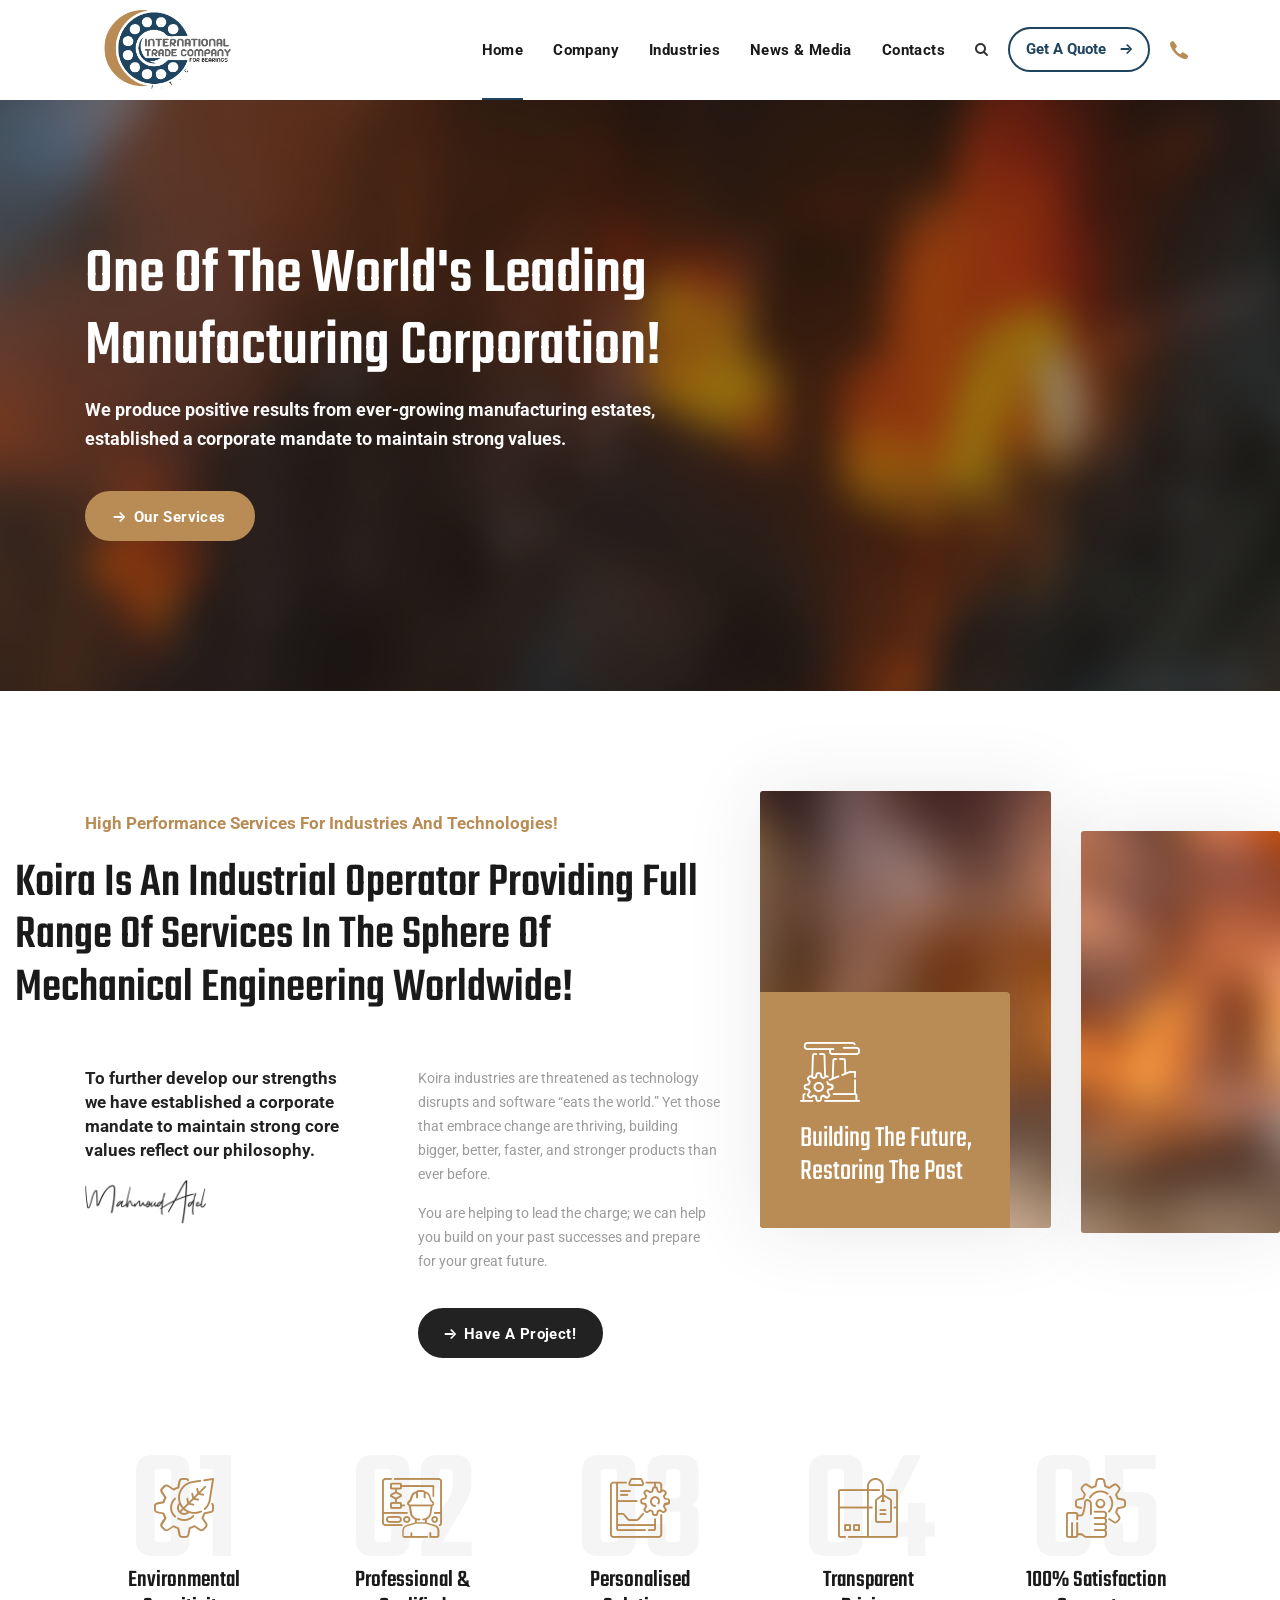
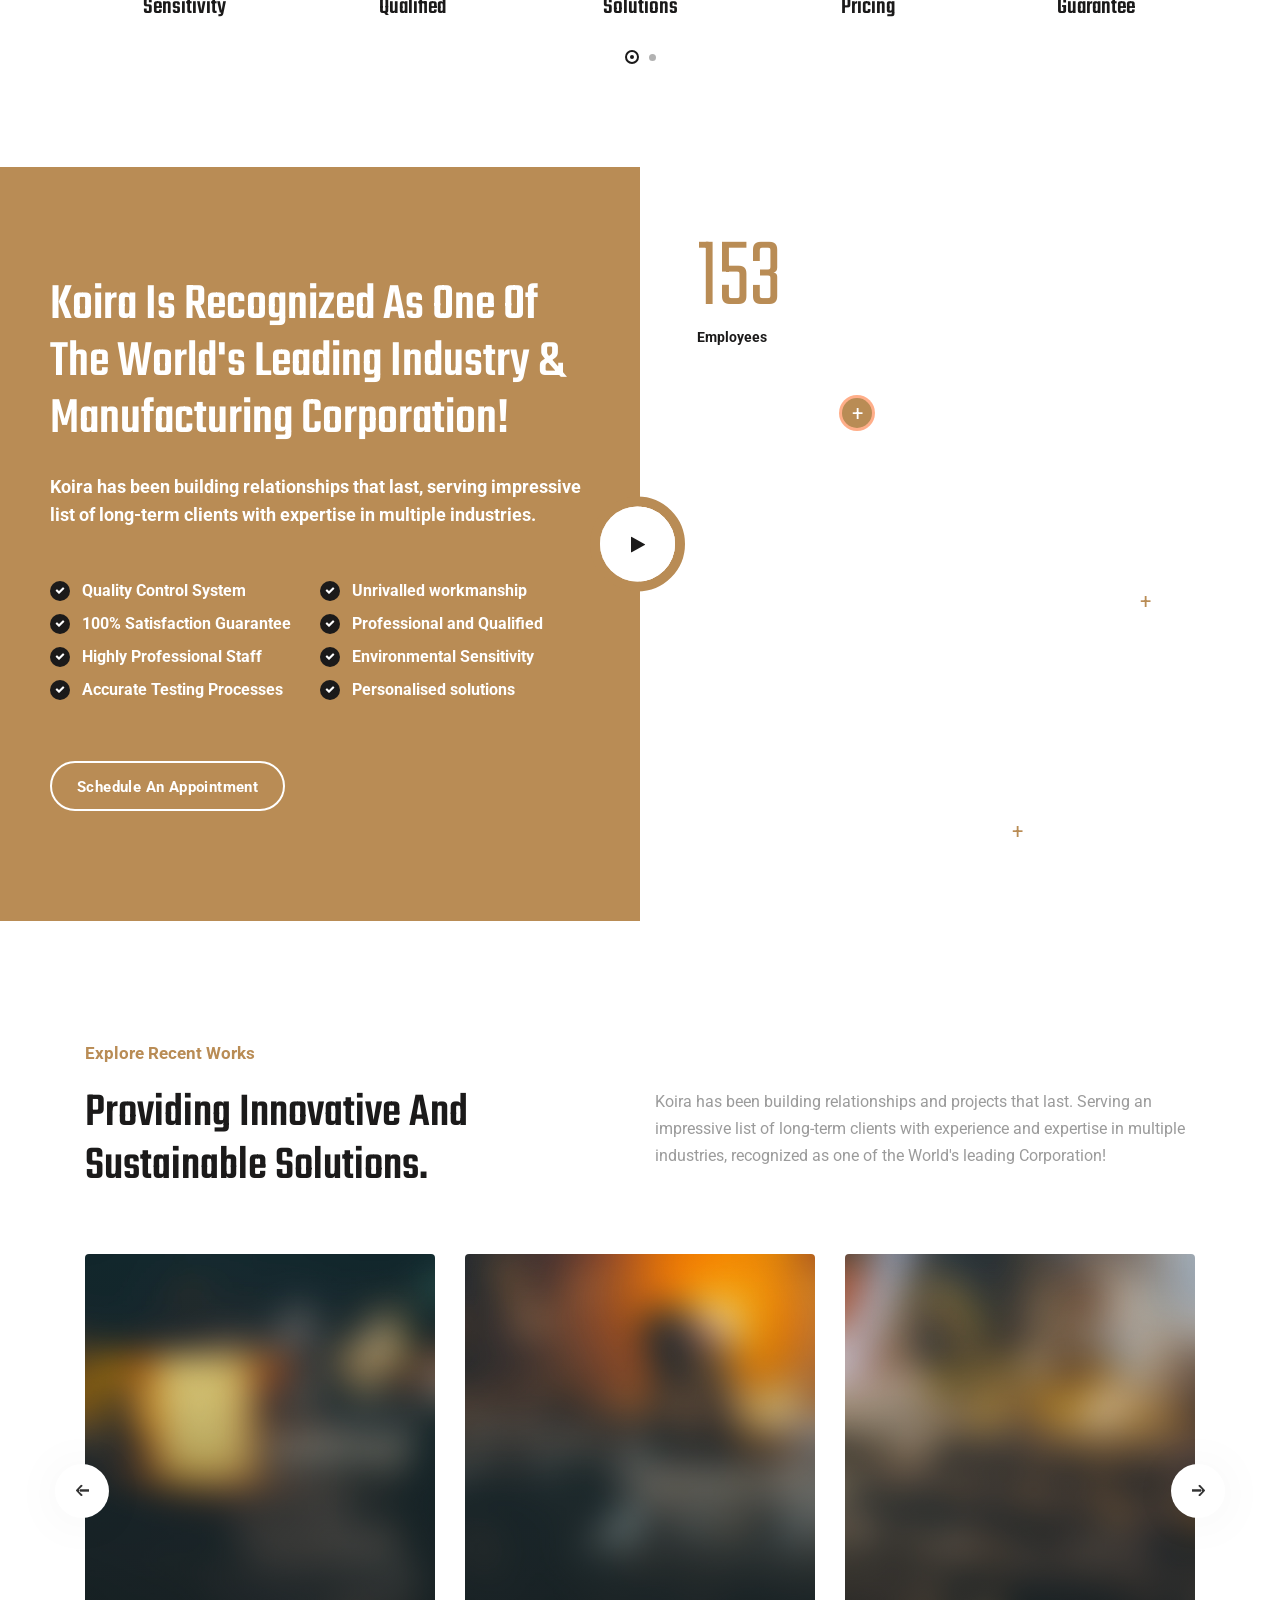
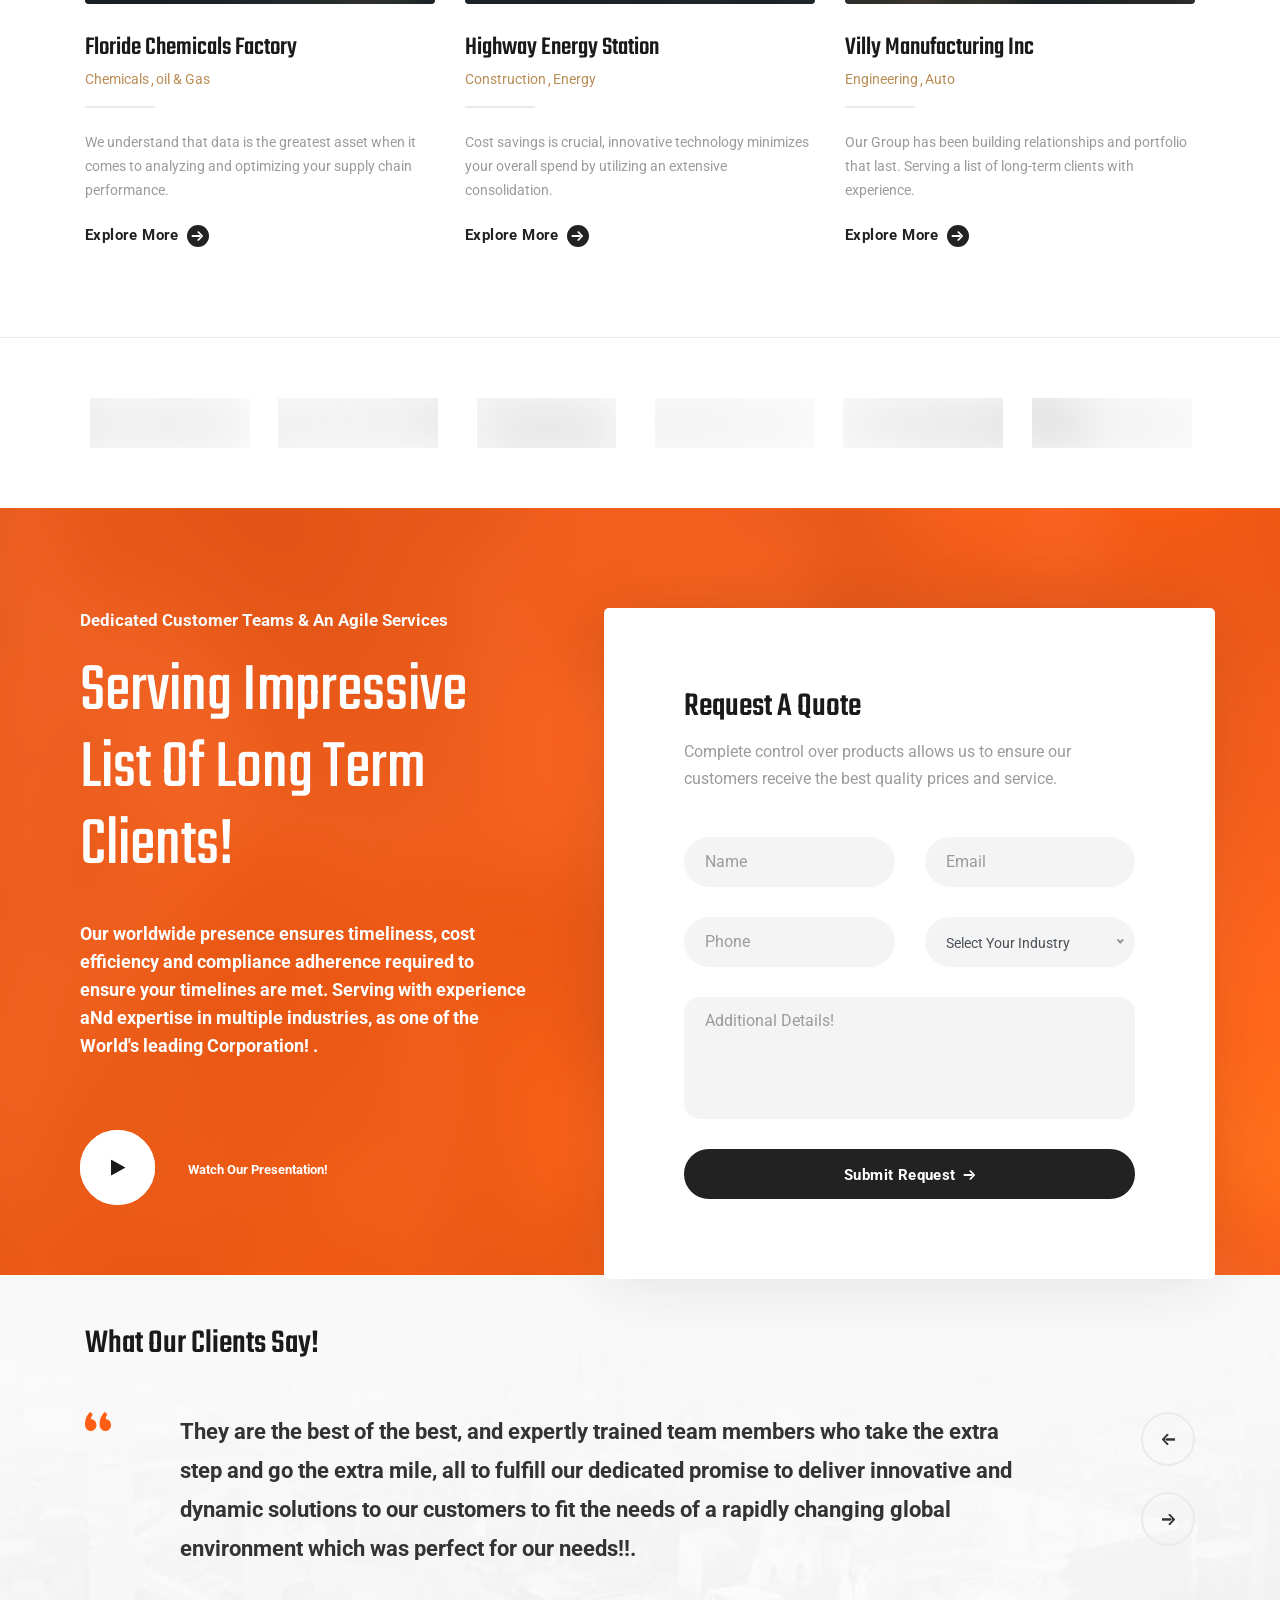
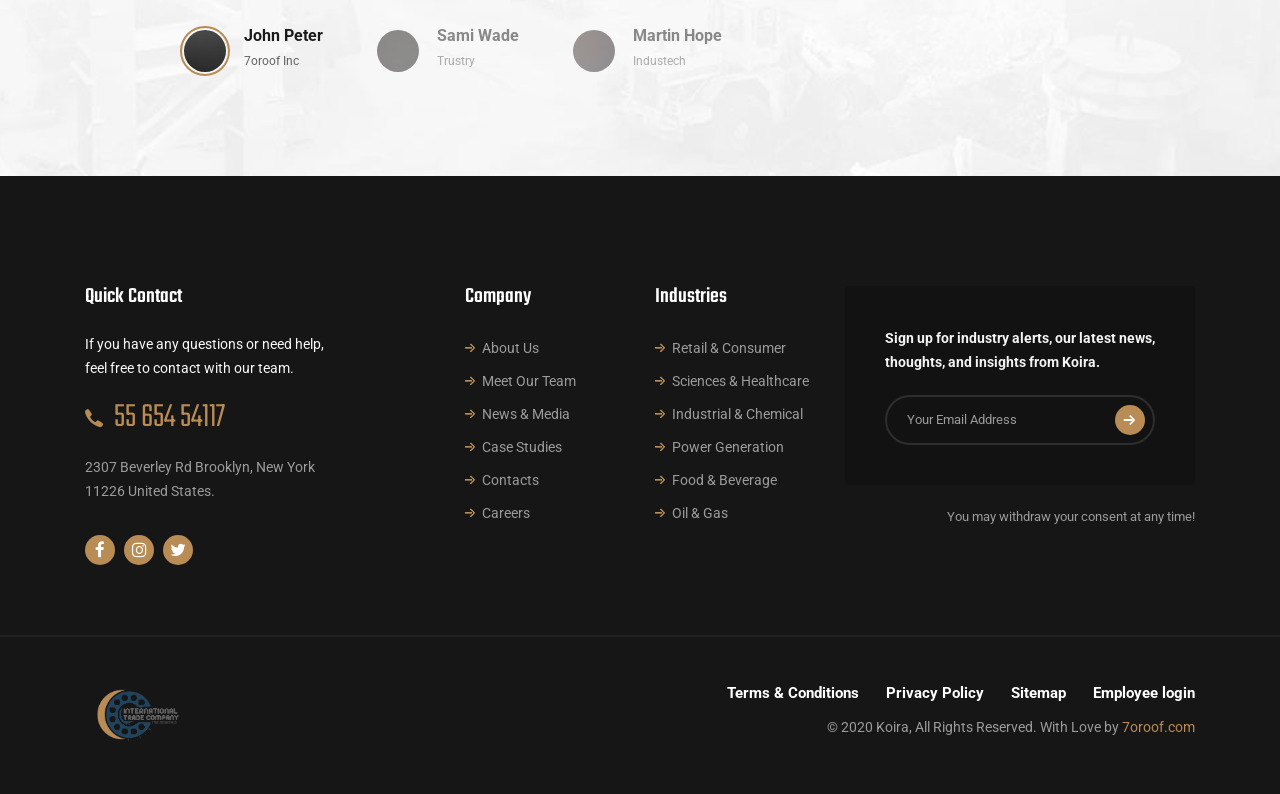
<file: about-us.html>
<!DOCTYPE html>
<html lang="en">

<head>
  <meta charset="UTF-8" />
  <meta name="viewport" content="width=device-width, initial-scale=1.0" />
  <meta http-equiv="X-UA-Compatible" content="ie=edge" />
  <meta name="description" content="koira - Factory and Manufacturing Html Template">
  <link href="assets/images/favicon/favicon.png" rel="icon">
  <title>koira - Factory and Manufacturing Html Template</title>
  <link rel="stylesheet"
    href="https://fonts.googleapis.com/css?family=Roboto:400,500,700%7cTeko:400,500,600,700&display=swap">
  <link rel="stylesheet" href="assets/css/libraries.css">
  <link rel="stylesheet" href="assets/css/style.css">
</head>

<body>
  <div class="wrapper">
    <!-- =========================
        Header
    =========================== -->
    <header id="header" class="header header-transparent">
      <nav class="navbar navbar-expand-lg sticky-navbar">
        <div class="container">
          <a class="navbar-brand" href="index.html">
            <img src="assets/images/logo/ROLMEN_BELY-01-removebg-preview.png" class="logo-light" alt="logo">
            <img src="assets/images/logo/ROLMEN_BELY-01-removebg-preview.png" class="logo-dark" alt="logo">
          </a>
          <button class="navbar-toggler" type="button">
            <span class="menu-lines"><span></span></span>
          </button>
          <div class="collapse navbar-collapse" id="mainNavigation">
            <ul class="navbar-nav ml-auto">
              <li class="nav__item with-dropdown">
                <a href="index.html" class="dropdown-toggle nav__item-link active">Home</a>
                
              </li><!-- /.nav-item -->
              <li class="nav__item with-dropdown">
                <a href="about-us.html" class="dropdown-toggle nav__item-link">Company</a>
                <i class="fa fa-angle-right" data-toggle="dropdown"></i>
               
              </li><!-- /.nav-item -->
              <li class="nav__item with-dropdown">
                <a href="Industries-industry-served.html" class="dropdown-toggle nav__item-link">Industries</a>
                <i class="fa fa-angle-right" data-toggle="dropdown"></i>
               
                     
              </li><!-- /.nav-item -->
              <li class="nav__item with-dropdown">
                <a href="blog.html" class="dropdown-toggle nav__item-link">News & Media</a>
                <i class="fa fa-angle-right" data-toggle="dropdown"></i>
               
              </li><!-- /.nav-item -->
              <li class="nav__item">
                <a href="contacs.html" class="nav__item-link">Contacts</a>
              </li><!-- /.nav-item -->
            </ul><!-- /.navbar-nav -->
          </div><!-- /.navbar-collapse -->
          <div class="navbar-modules">
            <ul class="list-unstyled d-flex align-items-center modules__btns-list">
              <li><a href="#" class="module__btn module__btn-search"><i class="fa fa-search"></i></a></li>
              <li class="d-none d-lg-block"><a href="request-quote.html"
                  class="btn btn__primary btn__bordered module__btn-request">
                  <span>Get A Quote</span><i class="icon-arrow-right"></i>
                </a></li>
              <li class="d-none d-lg-block">
                <div class="module__btn module__btn-phone d-flex align-items-center">
                  <i class="icon-phone"></i>
                  <a href=""></a>
                </div>
              </li>
            </ul><!-- /.modules-wrapper -->
          </div><!-- /.navbar-modules -->
        </div><!-- /.container -->
      </nav><!-- /.navabr -->
    </header><!-- /.Header -->

    <!-- ========================
       page title 
    =========================== -->
    <section id="pageTitle" class="page-title page-title-layout1 bg-overlay bg-parallax">
      <div class="bg-img"><img src="assets/images/page-titles/1.jpg" alt="background"></div>
      <div class="container">
        <div class="row">
          <div class="col-sm-12 col-md-12 col-lg-12 col-xl-7">
            <h1 class="pagetitle__heading">One of the World's leading Manufacturing Corporation!</h1>
            <p class="pagetitle__desc">We produce positive results from ever-growing manufacturing estates, established
              a corporate mandate to maintain strong values.</p>
            <a href="#" class="btn btn__primary btn__hover2">
              <i class="icon-arrow-right"></i><span>Our Services</span>
            </a>
          </div><!-- /.col-xl-7 -->
        </div><!-- /.row -->
      </div><!-- /.container -->
    </section><!-- /.page-title -->

    <!-- ========================
      About Layout 2
    =========================== -->
    <section id="aboutLayout2" class="about about-layout2 pt-120 pb-80">
      <div class="container">
        <div class="row">
          <div class="col-sm-12 col-md-12 col-lg-12 col-xl-7">
            <div class="heading heading-2 mb-50">
              <span class="heading__subtitle">High Performance Services For Industries And Technologies!</span>
              <h2 class="heading__title">Koira is an Industrial operator providing full range of services in the sphere
                of Mechanical Engineering worldwide!</h2>
            </div><!-- /heading -->
            <div class="row">
              <div class="col-sm-6 col-md-6 col-lg-6">
                <div class="about__text mr-30">
                  <p>To further develop our strengths we have established a corporate mandate to maintain strong core
                    values reflect our philosophy.</p>
                </div>
                <img src="assets/images/about/singnture.png" alt="singnture" class="signature">
              </div><!-- /.col-lg-6 -->
              <div class="col-sm-6 col-md-6 col-lg-6">
                <p>Koira industries are threatened as technology disrupts and software “eats the world.” Yet those that
                  embrace change are thriving, building bigger, better, faster, and stronger products than ever before.
                </p>
                <p>You are helping to lead the charge; we can help you build on your past successes and prepare for your
                  great future.</p>
                <a href="#" class="btn btn__secondary mt-20">
                  <i class="icon-arrow-right"></i><span>Have A Project!</span>
                </a>
              </div><!-- /.col-lg-6 -->
            </div><!-- /.row -->
          </div><!-- /.col-xl-7 -->
          <div class="col-sm-12 col-md-10 col-lg-8 col-xl-5 position-static">
            <div class="row mt-50 about__imgs-container">
              <div class="col-7">
                <div class="about__img">
                  <img src="assets/images/about/2.jpg" alt="about" class="img-fluid w-100">
                  <div class="cta__banner">
                    <div class="cta__icon">
                      <i class="icon-factory-2"></i>
                    </div>
                    <h5 class="cta__title mb-0">Building The Future, Restoring The Past</h5>
                  </div><!-- /.cta__banner -->
                </div><!-- /.about-img -->
              </div><!-- /.col-7 -->
              <div class="col-5">
                <div class="about__img mt-40">
                  <img src="assets/images/about/3.jpg" alt="about" class="img-fluid w-100">
                </div><!-- /.about-img -->
              </div><!-- /.col-5 -->
            </div><!-- /.row -->
          </div><!-- /.col-xl-5 -->
        </div><!-- /.row -->
      </div><!-- /.container -->
    </section><!-- /.About Layout 2 -->

    <!-- =====================
        Features numberd 
      ======================== -->
    <section id="featuresNumberd" class="features-numberd pt-0">
      <div class="container">
        <div class="row">
          <div class="col-sm-12 col-md-12 col-lg-12">
            <div class="carousel owl-carousel carousel-dots" data-slide="5" data-slide-md="3" data-slide-sm="1"
              data-autoplay="true" data-nav="false" data-dots="true" data-space="30" data-loop="true" data-speed="700">
              <div class="feature-numberd-item">
                <div class="feature__numberd-item-icon">
                  <i class="icon-eco"></i>
                </div>
                <h3 class="feature__numberd-item-number">01</h3>
                <h4 class="feature__numberd-item-title">Environmental <br> Sensitivity</h4>
              </div><!-- /.feature-numberd-item -->
              <div class="feature-numberd-item">
                <div class="feature__numberd-item-icon">
                  <i class="icon-worker"></i>
                </div>
                <h3 class="feature__numberd-item-number">02</h3>
                <h4 class="feature__numberd-item-title">Professional & <br> Qualified </h4>
              </div><!-- /.feature-numberd-item -->
              <div class="feature-numberd-item">
                <div class="feature__numberd-item-icon">
                  <i class="icon-management"></i>
                </div>
                <h3 class="feature__numberd-item-number">03</h3>
                <h4 class="feature__numberd-item-title">Personalised <br> Solutions</h4>
              </div><!-- /.feature-numberd-item -->
              <div class="feature-numberd-item">
                <div class="feature__numberd-item-icon">
                  <i class="icon-parcel"></i>
                </div>
                <h3 class="feature__numberd-item-number">04</h3>
                <h4 class="feature__numberd-item-title">Transparent <br>Pricing</h4>
              </div><!-- /.feature-numberd-item -->
              <div class="feature-numberd-item">
                <div class="feature__numberd-item-icon">
                  <i class="icon-gear"></i>
                </div>
                <h3 class="feature__numberd-item-number">05</h3>
                <h4 class="feature__numberd-item-title">100% Satisfaction <br> Guarantee</h4>
              </div><!-- /.feature-numberd-item -->
              <div class="feature-numberd-item">
                <div class="feature__numberd-item-icon">
                  <i class="icon-monitor"></i>
                </div>
                <h3 class="feature__numberd-item-number">06</h3>
                <h4 class="feature__numberd-item-title">Accurate <br> Testing</h4>
              </div><!-- /.feature-numberd-item -->
            </div> <!-- /.carousel -->
          </div><!-- /.col-lg-12 -->
        </div><!-- /.row -->
      </div><!-- /.container -->
    </section><!-- /.Features-numberd -->

    <!-- ========================= 
         Banner layout 1
    =========================  -->
    <section id="bannerLayout1" class="banner banner-layout1 p-0">
      <div class="container-fluid col-padding-0">
        <div class="row">
          <div class="col-sm-12 col-md-12 col-lg-12 col-xl-6 bg-theme">
            <div class="inner-padding">
              <div class="heading heading-3 heading-white mb-50">
                <h2 class="heading__title">Koira is recognized as one of the World's leading Industry & Manufacturing
                  Corporation!</h2>
                <p class="heading__desc">Koira has been building relationships that last, serving impressive list of
                  long-term clients with expertise in multiple industries.</p>
              </div><!-- /.heading -->
              <ul class="list-items list-items-white list-unstyled mb-50">
                <li>Quality Control System</li>
                <li>Unrivalled workmanship</li>
                <li>100% Satisfaction Guarantee</li>
                <li>Professional and Qualified</li>
                <li>Highly Professional Staff</li>
                <li> Environmental Sensitivity</li>
                <li>Accurate Testing Processes</li>
                <li>Personalised solutions</li>
              </ul>
              <a href="#" class="btn btn__white btn__bordered btn__lg">Schedule An Appointment</a>
            </div>
          </div><!-- /.col-xl-6 -->
          <div class="col-sm-12 col-md-12 col-lg-12 col-xl-6 bg-parallax" style="min-height: 700px;">
            <div class="bg-img"><img src="assets/images/banners/3.jpg" alt="background"></div>
            <div class="vertical-align-center">
              <div class="video__btn video__btn-white">
                <a class="popup-video" href="https://www.youtube.com/watch?4=&v=TKnufs85hXk">
                  <span class="video__player-animation"></span>
                  <span class="video__player-animation video__player-animation-2"></span>
                  <div class="video__player">
                    <i class="fa fa-play"></i>
                  </div>
                </a>
              </div><!-- /.video -->
            </div>
            <ul class="list-unstyled">
              <li class="statistic-item opened">
                <div class="statistic__item-panel">
                  <h4 class="statistic__item-counter counter">754</h4>
                  <p class="statistic__item-title">Employees</p>
                </div>
                <button class="statistic__item-btn">+</button>
              </li><!-- /.statistic-item -->
              <li class="statistic-item">
                <div class="statistic__item-panel">
                  <h4 class="statistic__item-counter counter">2,187</h4>
                  <p class="statistic__item-title">Clients</p>
                </div>
                <button class="statistic__item-btn">+</button>
              </li><!-- /.statistic-item -->
              <li class="statistic-item">
                <div class="statistic__item-panel">
                  <h4 class="statistic__item-counter counter">300</h4>
                  <p class="statistic__item-title">Parteners</p>
                </div>
                <button class="statistic__item-btn">+</button>
              </li><!-- /.statistic-item -->
            </ul>
          </div><!-- /.col-xl-6 -->
        </div><!-- /.row -->
      </div><!-- /.container -->
    </section><!-- /.Banner layout 1 -->

    <!-- =========================
      portfolio carousel
      =========================== -->
    <section id="portfolioCarousel" class="portfolio-carousel pt-120 pb-90">
      <div class="container">
        <div class="row heading heading-2 mb-40">
          <div class="col-sm-12 col-md-12 col-lg-12">
            <span class="heading__subtitle">Explore Recent Works</span>
          </div><!-- /.col-lg-12 -->
          <div class="col-sm-12 col-md-12 col-lg-6">
            <h2 class="heading__title">Providing Innovative and Sustainable Solutions.</h2>
          </div><!-- /heading -->
          <div class="col-sm-12 col-md-12 col-lg-6">
            <p class="heading__desc">Koira has been building relationships and projects that last. Serving an impressive
              list of long-term clients with experience and expertise in multiple industries, recognized as one of the
              World's leading Corporation! </p>
          </div><!-- /heading -->
        </div><!-- /.row -->
        <div class="row">
          <div class="col-sm-12 col-md-12 col-lg-12">
            <div class="carousel owl-carousel carousel-arrows" data-slide="3" data-slide-md="2" data-slide-sm="1"
              data-autoplay="false" data-nav="true" data-dots="true" data-space="30" data-loop="true" data-speed="800">
              <div class="portfolio-item">
                <div class="portfolio__img">
                  <img src="assets/images/case-studies/1.jpg" alt="portfolio img">
                </div><!-- /.portfolio-img -->
                <div class="portfolio__content">
                  <h4 class="portfolio__title"><a href="#">Floride Chemicals Factory</a></h4>
                  <div class="portfolio__cat">
                    <a href="#">Chemicals</a><a href="#">oil & Gas</a>
                  </div><!-- /.portfolio-cat -->
                  <div class="divider__line divider__lg"></div>
                  <p class="portfolio__desc">We understand that data is the greatest asset when it comes to analyzing
                    and
                    optimizing your supply chain performance.</p>
                  <a href="#" class="btn btn__secondary btn__link">
                    <span>Explore More</span><i class="icon-arrow-right"></i>
                  </a>
                </div><!-- /.portfolio-content -->
              </div><!-- /.portfolio-item -->
              <div class="portfolio-item">
                <div class="portfolio__img">
                  <img src="assets/images/case-studies/2.jpg" alt="portfolio img">
                </div><!-- /.portfolio-img -->
                <div class="portfolio__content">
                  <h4 class="portfolio__title"><a href="#">Highway Energy Station</a></h4>
                  <div class="portfolio__cat">
                    <a href="#">Construction</a><a href="#">Energy</a>
                  </div><!-- /.portfolio-cat -->
                  <div class="divider__line divider__lg"></div>
                  <p class="portfolio__desc">Cost savings is crucial, innovative technology minimizes your overall spend
                    by utilizing an extensive consolidation.</p>
                  <a href="#" class="btn btn__secondary btn__link">
                    <span>Explore More</span><i class="icon-arrow-right"></i>
                  </a>
                </div><!-- /.portfolio-content -->
              </div><!-- /.portfolio-item -->
              <div class="portfolio-item">
                <div class="portfolio__img">
                  <img src="assets/images/case-studies/3.jpg" alt="portfolio img">
                </div><!-- /.portfolio-img -->
                <div class="portfolio__content">
                  <h4 class="portfolio__title"><a href="#">Villy Manufacturing Inc</a></h4>
                  <div class="portfolio__cat">
                    <a href="#">Engineering</a><a href="#">Auto</a>
                  </div><!-- /.portfolio-cat -->
                  <div class="divider__line divider__lg"></div>
                  <p class="portfolio__desc">Our Group has been building relationships and portfolio that last. Serving
                    a
                    list of long-term clients with experience.</p>
                  <a href="#" class="btn btn__secondary btn__link">
                    <span>Explore More</span><i class="icon-arrow-right"></i>
                  </a>
                </div><!-- /.portfolio-content -->
              </div><!-- /.portfolio-item -->
              <div class="portfolio-item">
                <div class="portfolio__img">
                  <img src="assets/images/case-studies/4.jpg" alt="portfolio img">
                </div><!-- /.portfolio-img -->
                <div class="portfolio__content">
                  <h4 class="portfolio__title"><a href="#">Regulatory Complian Seminar</a></h4>
                  <div class="portfolio__cat">
                    <a href="#">Construction</a><a href="#">Engineering</a>
                  </div><!-- /.portfolio-cat -->
                  <div class="divider__line divider__lg"></div>
                  <p class="portfolio__desc">We understand that data is the greatest asset when it comes to analyzing
                    and
                    optimizing your supply chain performance.</p>
                  <a href="#" class="btn btn__secondary btn__link">
                    <span>Explore More</span><i class="icon-arrow-right"></i>
                  </a>
                </div><!-- /.portfolio-content -->
              </div><!-- /.portfolio-item -->
              <div class="portfolio-item">
                <div class="portfolio__img">
                  <img src="assets/images/case-studies/5.jpg" alt="portfolio img">
                </div><!-- /.portfolio-img -->
                <div class="portfolio__content">
                  <h4 class="portfolio__title"><a href="#">Documents & Electronic Data</a></h4>
                  <div class="portfolio__cat">
                    <a href="#">Chemicals</a><a href="#">oil & Gas</a>
                  </div><!-- /.portfolio-cat -->
                  <div class="divider__line divider__lg"></div>
                  <p class="portfolio__desc">Cost savings is crucial, innovative technology minimizes your overall spend
                    by utilizing an extensive consolidation.</p>
                  <a href="#" class="btn btn__secondary btn__link">
                    <span>Explore More</span><i class="icon-arrow-right"></i>
                  </a>
                </div><!-- /.portfolio-content -->
              </div><!-- /.portfolio-item -->
              <div class="portfolio-item">
                <div class="portfolio__img">
                  <img src="assets/images/case-studies/6.jpg" alt="portfolio img">
                </div><!-- /.portfolio-img -->
                <div class="portfolio__content">
                  <h4 class="portfolio__title"><a href="#">Floride Chemicals Factory</a></h4>
                  <div class="portfolio__cat">
                    <a href="#">Chemicals</a><a href="#">oil & Gas</a>
                  </div><!-- /.portfolio-cat -->
                  <div class="divider__line divider__lg"></div>
                  <p class="portfolio__desc">We understand that data is the greatest asset when it comes to analyzing
                    and
                    optimizing your supply chain performance.</p>
                  <a href="#" class="btn btn__secondary btn__link">
                    <span>Explore More</span><i class="icon-arrow-right"></i>
                  </a>
                </div><!-- /.portfolio-content -->
              </div><!-- /.portfolio-item -->

            </div><!-- /.carousel -->
          </div><!-- /.col-lg-12 -->
        </div><!-- /.row -->
      </div><!-- /.container -->
    </section><!-- /.portfolio carousel -->

    <!-- =====================
       Clients 
    ======================== -->
    <section id="clients" class="clients border-top">
      <div class="container">
        <div class="row">
          <div class="col-sm-12 col-md-12 col-lg-12">
            <div class="carousel owl-carousel" data-slide="6" data-slide-md="4" data-slide-sm="2" data-autoplay="true"
              data-nav="false" data-dots="false" data-space="20" data-loop="true" data-speed="700">
              <div class="client">
                <a href="#"><img src="assets/images/clients/1.png" alt="client"></a>
              </div><!-- /.client -->
              <div class="client">
                <a href="#"><img src="assets/images/clients/2.png" alt="client"></a>
              </div><!-- /.client -->
              <div class="client">
                <a href="#"><img src="assets/images/clients/3.png" alt="client"></a>
              </div><!-- /.client -->
              <div class="client">
                <a href="#"><img src="assets/images/clients/4.png" alt="client"></a>
              </div><!-- /.client -->
              <div class="client">
                <a href="#"><img src="assets/images/clients/5.png" alt="client"></a>
              </div><!-- /.client -->
              <div class="client">
                <a href="#"><img src="assets/images/clients/6.png" alt="client"></a>
              </div><!-- /.client -->
            </div><!-- /.carousel -->
          </div><!-- /.col-lg-12 -->
        </div><!-- /.row -->
      </div><!-- /.container -->
    </section><!-- /.clients -->

    <!-- =========================
        Banner layout 2
    =========================== -->
    <section id="bannerLayout2" class="banner banner-layout2 bg-overlay bg-overlay-theme pb-0">
      <div class="bg-img"><img src="assets/images/banners/4.jpg" alt="background"></div>
      <div class="container-fluid">
        <div class="row">
          <div class="col-sm-12 col-md-12 col-lg-5">
            <div class="heading heading-4 heading-white mb-70">
              <span class="heading__subtitle">Dedicated Customer Teams & An Agile Services</span>
              <h3 class="heading__title">Serving Impressive List Of Long Term Clients!</h3>
              <p class="heading__desc">Our worldwide presence ensures timeliness, cost efficiency and compliance
                adherence required to ensure your timelines are met. Serving with experience aNd expertise in multiple
                industries, as one of the World's leading Corporation! .</p>
            </div><!-- /.heading -->
            <div class="video__btn video__btn-white mb-70">
              <a class="popup-video" href="https://www.youtube.com/watch?4=&v=TKnufs85hXk">
                <div class="video__player">
                  <span class="video__player-animation"></span>
                  <span class="video__player-animation video__player-animation-2"></span>
                  <span class="video__player-animation video__player-animation-3"></span>
                  <i class="fa fa-play"></i>
                </div>
                <span class="video__player-title">Watch Our Presentation!</span>
              </a>
            </div><!-- /.video -->
          </div><!-- /.col-lg-5 -->
          <div class="col-sm-12 col-md-12 col-lg-7">
            <div class="contact__panel-wrap">
              <div class="contact__panel contact__panel-layout2">
                <form class="contact__form-panel">
                  <div class="row">
                    <div class="col-sm-12 contact__form-panel-header">
                      <h4>Request A Quote</h4>
                      <p>Complete control over products allows us to ensure our customers receive the best quality
                        prices and service.</p>
                    </div>
                    <div class="col-sm-6 col-md-6 col-lg-6">
                      <div class="form-group"><input type="text" class="form-control" placeholder="Name"></div>
                    </div><!-- /.col-lg-6 -->
                    <div class="col-sm-6 col-md-6 col-lg-6">
                      <div class="form-group"><input type="email" class="form-control" placeholder="Email"></div>
                    </div><!-- /.col-lg-6 -->
                    <div class="col-sm-6 col-md-6 col-lg-6">
                      <div class="form-group"><input type="text" class="form-control" placeholder="Phone"></div>
                    </div><!-- /.col-lg-6 -->
                    <div class="col-sm-6 col-md-6 col-lg-6">
                      <div class="form-group">
                        <select class="form-control form-group w-100">
                          <option>Select Your Industry</option>
                          <option>Industry 1</option>
                          <option>Industry 2</option>
                        </select>
                      </div>
                    </div><!-- /.col-lg-6 -->
                    <div class="col-sm-12 col-md-12 col-lg-12">
                      <div class="form-group">
                        <textarea class="form-control" placeholder="Additional Details!"></textarea>
                      </div>
                    </div><!-- /.col-lg-12 -->
                    <div class="col-sm-12 col-md-12 col-lg-12">
                      <button type="submit" class="btn btn__secondary btn__block">
                        <span>Submit Request</span><i class="icon-arrow-right"></i>
                      </button>
                    </div><!-- /.col-lg-12 -->
                  </div><!-- /.row -->
                </form>
              </div><!-- /.contact__panel -->
            </div>
          </div><!-- /.col-lg-7 -->
        </div><!-- /.row -->
      </div><!-- /.container -->
    </section><!-- /. Banner layout 2 -->

    <!-- ========================= 
       Testimonials layout 1
    =========================  -->
    <section id="testimonialsLayout1" class="testimonials testimonials-layout1">
      <div class="bg-img"><img src="assets/images/backgrounds/1.jpg" alt="background"></div>
      <div class="container">
        <div class="row">
          <div class="col-sm-12 col-md-12 col-lg-12">
            <div class="heading mb-50">
              <h2 class="heading__title mb-0">What Our Clients Say!</h2>
            </div><!-- /.heading -->
          </div><!-- /.col-lg-6 -->
        </div><!-- /.row -->
        <div class="row">
          <div class="col-12 col-sm-1 col-md-1 col-lg-1">
            <img src="assets/images/testimonials/quote-icon.png" alt="quote-icon" class="mb-20">
          </div><!-- /.col-lg-1 -->
          <div class="co-12 col-sm-11 col-md-11 col-lg-11">
            <div class="owl-carousel thumbs-carousel carousel-arrows" data-slider-id="1" data-nav="true"
              data-dots="false">
              <!-- Testimonial #1 -->
              <div class=" testimonial-item">
                <div class="testimonial__content">
                  <p class="testimonial__desc">They are the best of the best, and expertly trained team members who take
                    the extra step and go the extra mile, all to fulfill our dedicated promise to deliver innovative and
                    dynamic solutions to our customers to fit the needs of a rapidly changing global environment which
                    was perfect for our needs!!.</p>
                </div><!-- /.testimonial-content -->
              </div><!-- /. testimonial-item -->
              <!-- Testimonial #2 -->
              <div class=" testimonial-item">
                <div class="testimonial__content">
                  <p class="testimonial__desc">They are the best of the best, and expertly trained team members who take
                    the extra step and go the extra mile, all to fulfill our dedicated promise to deliver innovative and
                    dynamic solutions to our customers to fit the needs of a rapidly changing global environment which
                    was perfect for our needs!!.</p>
                </div><!-- /.testimonial-content -->
              </div><!-- /. testimonial-item -->
              <!-- Testimonial #3 -->
              <div class=" testimonial-item">
                <div class="testimonial__content">
                  <p class="testimonial__desc">They are the best of the best, and expertly trained team members who take
                    the extra step and go the extra mile, all to fulfill our dedicated promise to deliver innovative and
                    dynamic solutions to our customers to fit the needs of a rapidly changing global environment which
                    was perfect for our needs!!.</p>
                </div><!-- /.testimonial-content -->
              </div><!-- /. testimonial-item -->
            </div>
            <div class="owl-thumbs" data-slider-id="1">
              <button class="owl-thumb-item">
                <span class="testimonial__thumb">
                  <img src="assets/images/testimonials/thumbs/1.jpg" alt="author thumb">
                </span><!-- /.testimonial-thumb -->
                <span class="testimonial__meta">
                  <span class="testimonial__meta-title">John Peter</span>
                  <span class="testimonial__meta-desc">7oroof Inc</span>
                </span><!-- /.testimonial-meta -->
              </button>
              <button class="owl-thumb-item">
                <span class="testimonial__thumb">
                  <img src="assets/images/testimonials/thumbs/2.jpg" alt="author thumb">
                </span><!-- /.testimonial-thumb -->
                <span class="testimonial__meta">
                  <span class="testimonial__meta-title">Sami Wade</span>
                  <span class="testimonial__meta-desc">Trustry</span>
                </span><!-- /.testimonial-meta -->
              </button>
              <button class="owl-thumb-item">
                <span class="testimonial__thumb">
                  <img src="assets/images/testimonials/thumbs/3.jpg" alt="author thumb">
                </span><!-- /.testimonial-thumb -->
                <span class="testimonial__meta">
                  <span class="testimonial__meta-title">Martin Hope</span>
                  <span class="testimonial__meta-desc">Industech</span>
                </span><!-- /.testimonial-meta -->
              </button>
            </div><!-- /.owl-thumbs -->
          </div><!-- /.col-lg-12 -->
        </div><!-- /.row -->
      </div><!-- /.container -->
    </section><!-- /.testimonials 1 -->


    <!-- ========================
      Footer
    ========================== -->
    <footer id="footer" class="footer">
      <div class="footer-top">
        <div class="container">
          <div class="row">
            <div class="col-sm-12 col-md-12 col-lg-4 col-xl-3 footer__widget footer__widget-about">
              <h6 class="footer__widget-title">Quick Contact</h6>
              <div class="footer__widget-content">
                <p class="color-gray">If you have any questions or need help, feel free to contact with our team.</p>
                <p class="footer__contact-phone">
                  <i class="icon-phone"></i>
                  <a href="tel:5565454117">55 654 54117</a>
                </p>
                <p>2307 Beverley Rd Brooklyn, New York <br>11226 United States.</p>
                <ul class="social__icons">
                  <li><a href="#"><i class="fa fa-facebook"></i></a></li>
                  <li><a href="#"><i class="fa fa-instagram"></i></a></li>
                  <li><a href="#"><i class="fa fa-twitter"></i></a></li>
                </ul><!-- /.social-icons -->
              </div>
            </div><!-- /.col-xl-3 -->
            <div class="col-6 col-sm-6 col-md-6 col-lg-3 col-xl-2 offset-xl-1 footer__widget footer__widget-nav">
              <h6 class="footer__widget-title">Company</h6>
              <div class="footer__widget-content">
                <nav>
                  <ul class="list-unstyled">
                    <li><a href="#">About Us</a></li>
                    <li><a href="#">Meet Our Team</a></li>
                    <li><a href="#">News & Media</a></li>
                    <li><a href="#">Case Studies</a></li>
                    <li><a href="#">Contacts</a></li>
                    <li><a href="#">Careers</a></li>
                  </ul>
                </nav>
              </div><!-- /.footer-widget-content -->
            </div><!-- /.col-xl-2 -->
            <div class="col-6 col-sm-6 col-md-6 col-lg-3 col-xl-2 footer__widget footer__widget-nav">
              <h6 class="footer__widget-title">Industries</h6>
              <div class="footer__widget-content">
                <nav>
                  <ul class="list-unstyled">
                    <li><a href="#">Retail & Consumer</a></li>
                    <li><a href="#">Sciences & Healthcare</a></li>
                    <li><a href="#">Industrial & Chemical</a></li>
                    <li><a href="#">Power Generation</a></li>
                    <li><a href="#">Food & Beverage</a></li>
                    <li><a href="#">Oil & Gas</a></li>
                  </ul>
                </nav>
              </div><!-- /.footer-widget-content -->
            </div><!-- /.col-xl-2 -->
            <div class="col-sm-12 col-md-10 col-lg-6 col-xl-4 footer__widget footer__widget-newsletter">
              <div class="footer__widget-content">
                <p>Sign up for industry alerts, our latest news, thoughts, and insights from Koira.</p>
                <form class="widget__newsletter-form">
                  <div class="form-group mb-0">
                    <input type="text" class="form-control" placeholder="Your Email Address">
                    <button type="submit" class="btn btn__primary btn__hover2">
                      <i class="icon-arrow-right"></i>
                    </button>
                  </div>
                </form>
              </div><!-- /.footer-widget-content -->
              <p class="text-right fz-13 mt-20 mb-0">You may withdraw your consent at any time!</p>
            </div><!-- /.col-xl-4 -->
          </div><!-- /.row -->
        </div><!-- /.container -->
      </div><!-- /.footer-top -->
      <div class="footer-bottom">
        <div class="container">
          <div class="row">
            <div class="col-sm-12 col-md-3 col-lg-3">
              <img src="assets/images/logo/ROLMEN_BELY-01-removebg-preview.png" alt="logo">
            </div><!-- /.col-lg-3 -->
            <div class="col-sm-12 col-md-9 col-lg-9 text-right">
              <div class="footer__copyright">
                <nav>
                  <ul class="footer__copyright-links list-unstyled d-flex flex-wrap justify-content-end">
                    <li><a href="#">Terms & Conditions </a></li>
                    <li><a href="#">Privacy Policy</a></li>
                    <li><a href="#">Sitemap</a></li>
                    <li><a href="#">Employee login</a></li>
                  </ul>
                </nav>
                <p class="mb-0"> &copy; 2020 Koira, All Rights Reserved. With Love by
                  <a href="http://themeforest.net/user/7oroof">7oroof.com</a>
                </p>
              </div><!-- /.Footer-copyright -->
            </div><!-- /.col-lg-9 -->
          </div><!-- /.row -->
        </div><!-- /.container -->
      </div><!-- /.Footer-bottom -->
    </footer><!-- /.Footer -->
    <button id="scrollTopBtn"><i class="fa fa-long-arrow-up"></i></button>

    <div class="module__search-container">
      <i class="fa fa-times close-search"></i>
      <form class="module__search-form">
        <input type="text" class="search__input" placeholder="Type Words Then Enter">
        <button class="module__search-btn"><i class="fa fa-search"></i></button>
      </form>
    </div><!-- /.module-search-container -->

  </div><!-- /.wrapper -->

  <script src="assets/js/jquery-3.3.1.min.js"></script>
  <script src="assets/js/plugins.js"></script>
  <script src="assets/js/main.js"></script>
</body>

</html>
</file>
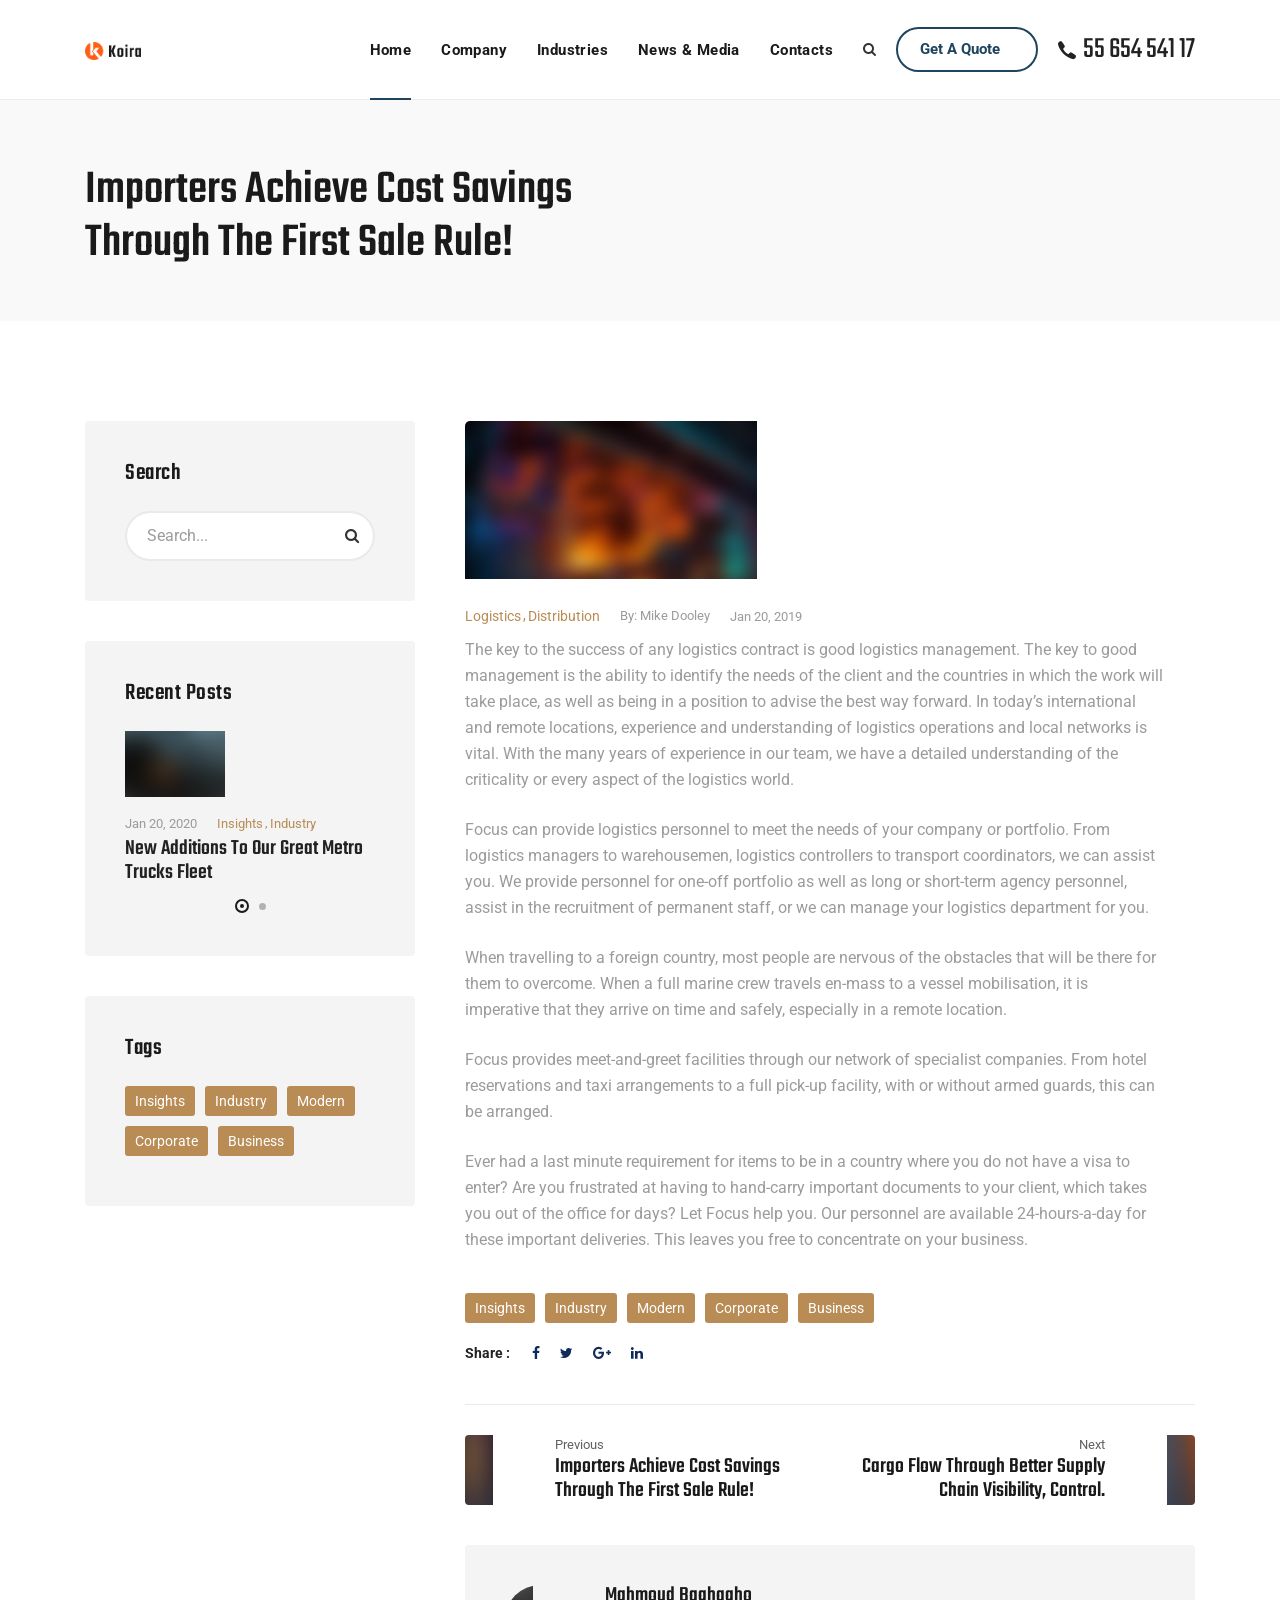
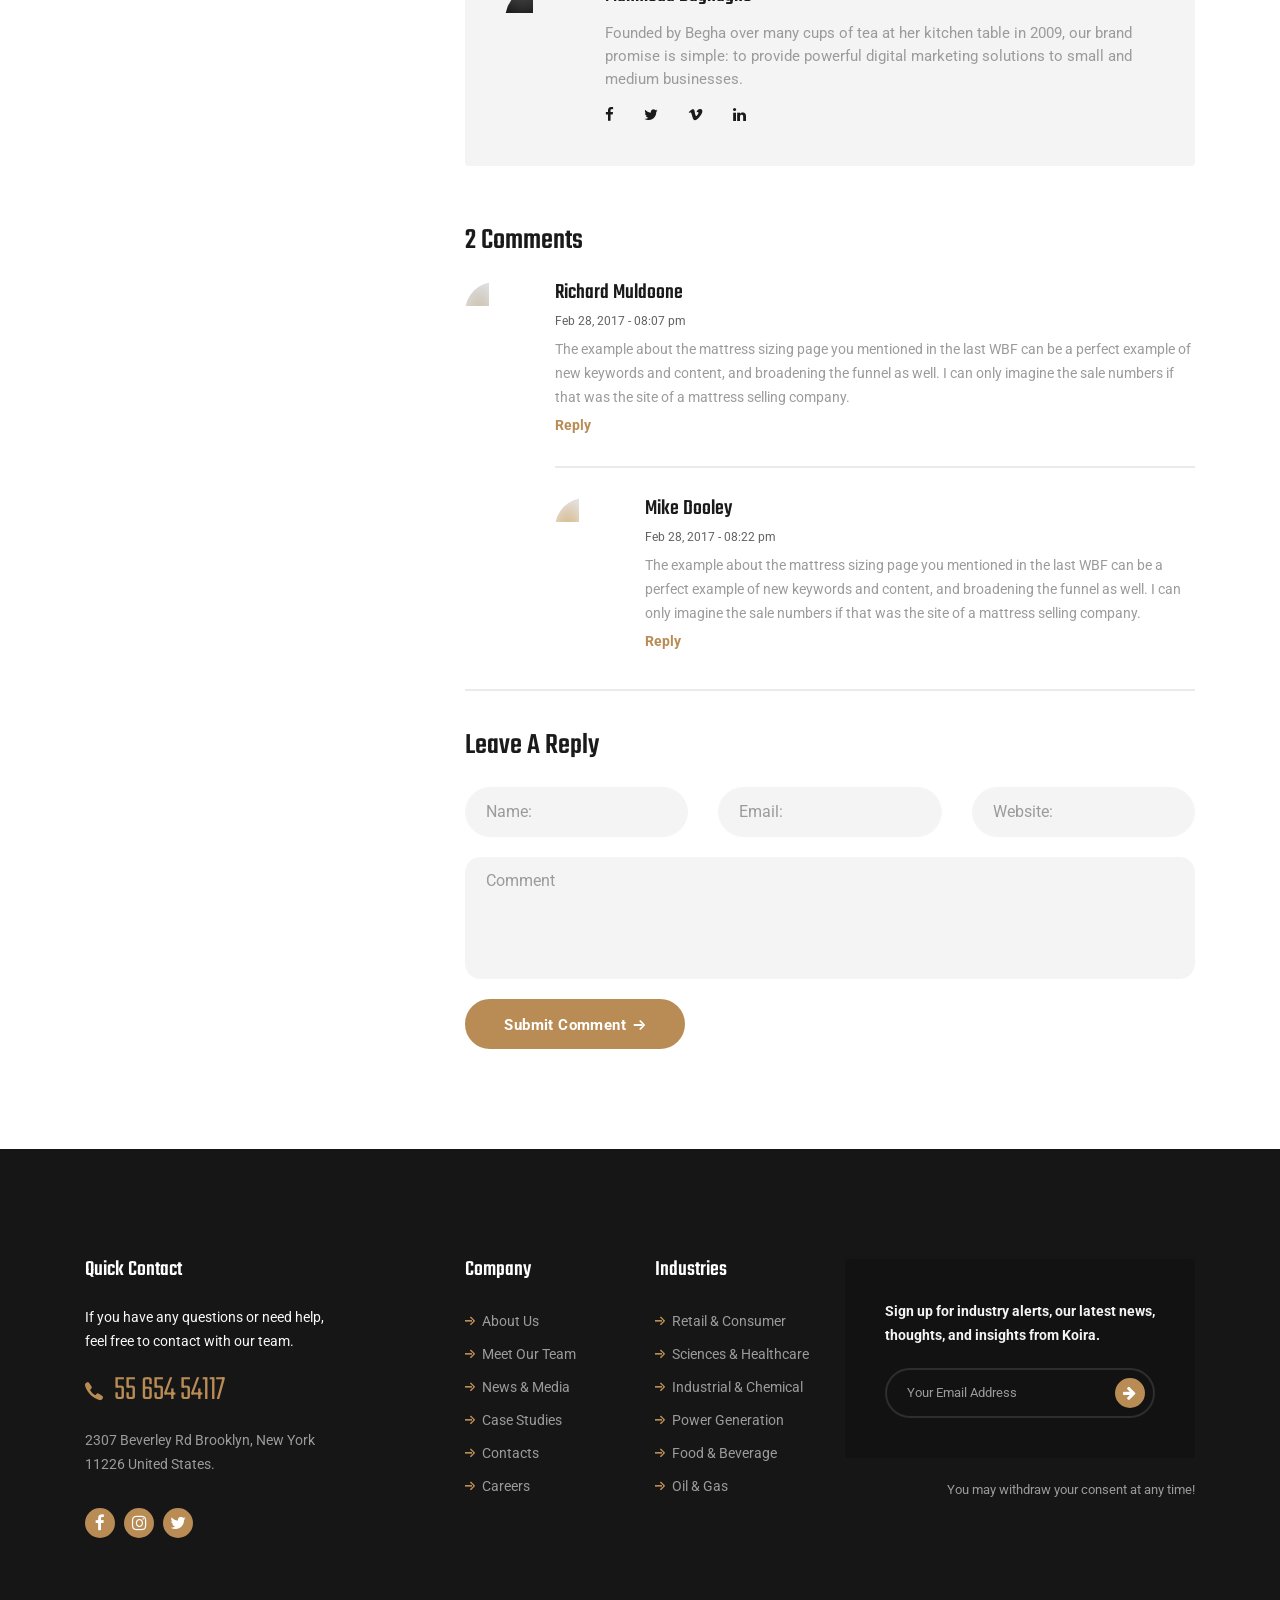
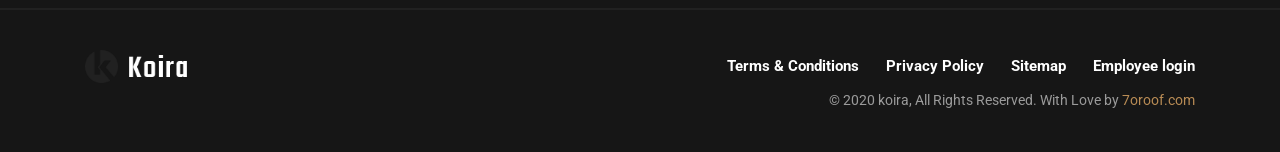
<file: blog-single-post.html>
<!DOCTYPE html>
<html lang="en">

<head>
  <meta charset="UTF-8" />
  <meta name="viewport" content="width=device-width, initial-scale=1.0" />
  <meta http-equiv="X-UA-Compatible" content="ie=edge" />
  <meta name="description" content="koira - Factory and Manufacturing Html Template">
  <link href="assets/images/favicon/favicon.png" rel="icon">
  <title>koira - Factory and Manufacturing Html Template</title>
  <link rel="stylesheet"
    href="https://fonts.googleapis.com/css?family=Roboto:400,500,700%7cTeko:400,500,600,700&display=swap">
  <link rel="stylesheet" href="assets/css/libraries.css">
  <link rel="stylesheet" href="assets/css/style.css">
</head>

<body>
  <div class="wrapper">
    <!-- =========================
        Header
    =========================== -->
    <header id="header" class="header header-white">
      <nav class="navbar navbar-expand-lg sticky-navbar">
        <div class="container">
          <a class="navbar-brand" href="index.html">
            <img src="assets/images/logo/logo-light.png" class="logo-light" alt="logo">
            <img src="assets/images/logo/logo-dark.png" class="logo-dark" alt="logo">
          </a>
          <button class="navbar-toggler" type="button">
            <span class="menu-lines"><span></span></span>
          </button>
          <div class="collapse navbar-collapse" id="mainNavigation">
            <ul class="navbar-nav ml-auto">
              <li class="nav__item with-dropdown">
                <a href="index.html" class="dropdown-toggle nav__item-link active">Home</a>
                <i class="fa fa-angle-right" data-toggle="dropdown"></i>
                <ul class="dropdown-menu">
                  <li class="nav__item"><a href="index.html" class="nav__item-link">Home Moderm</a></li>
                  <!-- /.nav-item -->
                  <li class="nav__item"><a href="home-classic.html" class="nav__item-link">Home classic</a></li>
                  <!-- /.nav-item -->
                </ul><!-- /.dropdown-menu -->
              </li><!-- /.nav-item -->
              <li class="nav__item with-dropdown">
                <a href="about-us.html" class="dropdown-toggle nav__item-link">Company</a>
                <i class="fa fa-angle-right" data-toggle="dropdown"></i>
                <ul class="dropdown-menu">
                  <li class="nav__item"><a href="about-us.html" class="nav__item-link">About Us</a></li>
                  <!-- /.nav-item -->
                  <li class="nav__item"><a href="why-us.html" class="nav__item-link">Why Choose Us</a></li>
                  <!-- /.nav-item -->
                  <li class="nav__item"><a href="leadership-team.html" class="nav__item-link">Leadership Team</a></li>
                  <!-- /.nav-item -->
                  <li class="nav__item"><a href="pricing.html" class="nav__item-link">Pricing & Plans</a></li>
                  <!-- /.nav-item -->
                  <li class="nav__item"><a href="faqs.html" class="nav__item-link">Help & FAQs</a></li>
                  <!-- /.nav-item -->
                  <li class="nav__item"><a href="careers.html" class="nav__item-link">careers</a></li>
                  <!-- /.nav-item -->
                </ul><!-- /.dropdown-menu -->
              </li><!-- /.nav-item -->
              <li class="nav__item with-dropdown">
                <a href="Industries-industry-served.html" class="dropdown-toggle nav__item-link">Industries</a>
                <i class="fa fa-angle-right" data-toggle="dropdown"></i>
                <ul class="dropdown-menu wide-dropdown-menu">
                  <li class="nav__item">
                    <div class="row mx-0">
                      <div class="col-sm-6 dropdown-menu-col">
                        <h6>Industries Served</h6>
                        <ul class="nav flex-column">
                          <li class="nav__item">
                            <a class="nav__item-link" href="industries-single-industry.html">Petroleum & Gas</a>
                          </li> <!-- /.nav-item -->
                          <li class="nav__item">
                            <a class="nav__item-link" href="industries-single-industry.html">Construction &
                              Engineering</a>
                          </li> <!-- /.nav-item -->
                          <li class="nav__item">
                            <a class="nav__item-link" href="industries-single-industry.html">Mechanical Engineering</a>
                          </li> <!-- /.nav-item -->
                          <li class="nav__item">
                            <a class="nav__item-link" href="industries-single-industry.html">Industrial Chemicals</a>
                          </li> <!-- /.nav-item -->
                          <li class="nav__item">
                            <a class="nav__item-link" href="industries-single-industry.html">Automotive
                              Manufacturing</a>
                          </li> <!-- /.nav-item -->
                          <li class="nav__item">
                            <a class="nav__item-link" href="industries-single-industry.html">Bridge Construction</a>
                          </li><!-- /.nav-item -->
                        </ul>
                      </div><!-- /.col-sm-6 -->
                      <div class="col-sm-6 dropdown-menu-col">
                        <h6>Industry Sectors</h6>
                        <ul class="nav flex-column">
                          <li class="nav__item">
                            <a class="nav__item-link" href="industries-single-sector.html">Retail & Consumer</a>
                          </li> <!-- /.nav-item -->
                          <li class="nav__item">
                            <a class="nav__item-link" href="industries-single-sector.html">Sciences & Healthcare</a>
                          </li> <!-- /.nav-item -->
                          <li class="nav__item">
                            <a class="nav__item-link" href="industries-single-sector.html">Industrial & Chemical</a>
                          </li> <!-- /.nav-item -->
                          <li class="nav__item">
                            <a class="nav__item-link" href="industries-single-sector.html">Power Generation</a>
                          </li> <!-- /.nav-item -->
                          <li class="nav__item">
                            <a class="nav__item-link" href="industries-single-sector.html">Food & Beverage</a>
                          </li> <!-- /.nav-item -->
                          <li class="nav__item">
                            <a class="nav__item-link" href="industries-single-sector.html">Oil & Gas</a>
                          </li><!-- /.nav-item -->
                        </ul>
                      </div><!-- /.col-sm-6 -->
                    </div><!-- /.row -->
                  </li><!-- /.nav-item -->
                </ul><!-- /.dropdown-menu -->
              </li><!-- /.nav-item -->
              <li class="nav__item with-dropdown">
                <a href="blog.html" class="dropdown-toggle nav__item-link">News & Media</a>
                <i class="fa fa-angle-right" data-toggle="dropdown"></i>
                <ul class="dropdown-menu">
                  <li class="nav__item">
                    <a href="blog.html" class="nav__item-link">Our Blog</a>
                  </li><!-- /.nav-item -->
                  <li class="nav__item">
                    <a href="blog-single-post.html" class="nav__item-link">Single Blog Post</a>
                  </li><!-- /.nav-item -->
                  <li class="nav__item">
                    <a href="case-studies-grid.html" class="nav__item-link">Case Studies Grid</a>
                  </li><!-- /.nav-item -->
                  <li class="nav__item">
                    <a href="case-studies-single.html" class="nav__item-link">Single Case Study</a>
                  </li><!-- /.nav-item -->
                </ul><!-- /.dropdown-menu -->
              </li><!-- /.nav-item -->
              <li class="nav__item">
                <a href="contacs.html" class="nav__item-link">Contacts</a>
              </li><!-- /.nav-item -->
            </ul><!-- /.navbar-nav -->
          </div><!-- /.navbar-collapse -->
          <div class="navbar-modules">
            <ul class="list-unstyled d-flex align-items-center modules__btns-list">
              <li><a href="#" class="module__btn module__btn-search"><i class="fa fa-search"></i></a></li>
              <li class="d-none d-lg-block"><a href="request-quote.html"
                  class="btn btn__primary btn__bordered module__btn-request">
                  <span>Get A Quote</span><i class="icon-arrow-right2"></i>
                </a></li>
              <li class="d-none d-lg-block">
                <div class="module__btn module__btn-phone d-flex align-items-center">
                  <i class="icon-phone"></i>
                  <a href="tel:5565454117">55 654 541 17</a>
                </div>
              </li>
            </ul><!-- /.modules-wrapper -->
          </div><!-- /.navbar-modules -->
        </div><!-- /.container -->
      </nav><!-- /.navabr -->
    </header><!-- /.Header -->

    <!-- ========================
       page title 
    =========================== -->
    <section id="page-title" class="page-title page-title-layout11 bg-gray">
      <div class="container">
        <div class="row">
          <div class="col-sm-12 col-md-12 col-lg-6">
            <h1 class="pagetitle__heading">Importers achieve cost savings through the First Sale rule!</h1>
          </div><!-- /.col-lg-8 -->
        </div><!-- /.row -->
      </div><!-- /.container -->
    </section><!-- /.page-title -->

    <!-- ======================
      Blog Single
    ========================= -->
    <section id="blogSingleCentered" class="blog blog-single pb-40">
      <div class="container">
        <div class="row">
          <div class="col-sm-12 col-md-12 col-lg-4">
            <aside class="sidebar mb-30">
              <div class="widget widget-search">
                <h5 class="widget__title">Search</h5>
                <div class="widget__content">
                  <form class="widget__form-search">
                    <input type="text" class="form-control" placeholder="Search...">
                    <button class="btn" type="submit"><i class="fa fa-search"></i></button>
                  </form>
                </div><!-- /.widget-content -->
              </div><!-- /.widget-search -->
              <div class="widget widget-posts">
                <h5 class="widget__title">Recent Posts</h5>
                <div class="widget__content">
                  <div class="carousel owl-carousel carousel-dots carousel-dots-center" data-slide="1" data-slide-md="1"
                    data-slide-sm="1" data-autoplay="true" data-nav="false" data-dots="true" data-space="0">
                    <!-- post item #1 -->
                    <div class="widget-post-item">
                      <div class="widget__post-img">
                        <a href="#"><img src="assets/images/blog/thumbs/1.jpg" alt="thumb"></a>
                      </div><!-- /.widget-post-img -->
                      <div class="widget__post-content">
                        <div class="d-flex flex-wrap align-items-center">
                          <span class="widget__post-date">Jan 20, 2020</span>
                          <div class="widget__post-cat">
                            <a href="#">Insights</a><a href="#">Industry</a>
                          </div><!-- /.widget-post-cat -->
                        </div>
                        <h6 class="widget__post-title"><a href="#">New Additions to our great Metro trucks Fleet</a>
                        </h6>
                      </div><!-- /.widget-post-content -->
                    </div><!-- /.widget-post-item -->
                    <!-- post item #2 -->
                    <div class="widget-post-item">
                      <div class="widget__post-img">
                        <a href="#"><img src="assets/images/blog/thumbs/2.jpg" alt="thumb"></a>
                      </div><!-- /.widget-post-img -->
                      <div class="widget__post-content">
                        <div class="d-flex flex-wrap align-items-center">
                          <span class="widget__post-date">Jan 23, 2020</span>
                          <div class="widget__post-cat">
                            <a href="#">News</a><a href="#">Industry</a>
                          </div><!-- /.widget-post-cat -->
                        </div>
                        <h6 class="widget__post-title"><a href="#">Cargo flow through better supply chain visibility,
                            control.</a></h6>
                      </div><!-- /.widget-post-content -->
                    </div><!-- /.widget-post-item -->
                  </div><!-- /.carousel -->
                </div><!-- /.widget-content -->
              </div><!-- /.widget-posts -->
              <div class="widget widget-tags">
                <h5 class="widget__title">Tags</h5>
                <div class="widget-content">
                  <ul class="list-unstyled">
                    <li><a href="#">Insights</a></li>
                    <li><a href="#">Industry</a></li>
                    <li><a href="#">Modern</a></li>
                    <li><a href="#">Corporate</a></li>
                    <li><a href="#">Business</a></li>
                  </ul>
                </div><!-- /.widget-content -->
              </div><!-- /.widget-tags -->
            </aside><!-- /.sidebar -->
          </div><!-- /.col-lg-4 -->
          <div class="col-sm-12 col-md-12 col-lg-8">
            <div class="blog-item">
              <div class="blog__img">
                <a href="#">
                  <img src="assets/images/blog/single/1.jpg" alt="blog image">
                </a>
              </div><!-- /.entry-img -->
              <div class="blog__content">
                <div class="blog__meta d-flex align-items-center">
                  <div class="blog__meta-cat">
                    <a href="#">Logistics</a><a href="#">Distribution</a>
                  </div><!-- /.blog-meta-cat -->
                  <span class="blog__meta-author">By: <span>Mike Dooley</span></span>
                  <span class="blog__meta-date">Jan 20, 2019</span>
                </div><!-- /.blog-meta -->
                <div class="blog__desc">
                  <p>The key to the success of any logistics contract is good logistics management. The key to good
                    management is the ability to identify the needs of the client and the countries in which the work
                    will take place, as well as being in a position to advise the best way forward. In today’s
                    international and remote locations, experience and understanding of logistics operations and local
                    networks is vital. With the many years of experience in our team, we have a detailed understanding
                    of the criticality or every aspect of the logistics world.</p>
                  <p> Focus can provide logistics personnel to meet the needs of your company or portfolio. From
                    logistics
                    managers to warehousemen, logistics controllers to transport coordinators, we can assist you. We
                    provide personnel for one-off portfolio as well as long or short-term agency personnel, assist in
                    the
                    recruitment of permanent staff, or we can manage your logistics department for you.</p>
                  <p>When travelling to a foreign country, most people are nervous of the obstacles that will be there
                    for them to overcome. When a full marine crew travels en-mass to a vessel mobilisation, it is
                    imperative that they arrive on time and safely, especially in a remote location.</p>
                  <p>Focus provides meet-and-greet facilities through our network of specialist companies. From hotel
                    reservations and taxi arrangements to a full pick-up facility, with or without armed guards, this
                    can be arranged.</p>
                  <p>Ever had a last minute requirement for items to be in a country where you do not have a visa to
                    enter? Are you frustrated at having to hand-carry important documents to your client, which takes
                    you out of the office for days? Let Focus help you. Our personnel are available 24-hours-a-day for
                    these important deliveries. This leaves you free to concentrate on your business.</p>
                </div><!-- /.blog-desc -->
              </div><!-- /.entry-content -->
            </div><!-- /.blog-item -->
            <div class="blog__tags widget-tags">
              <ul class="list-unstyled d-flex flex-wrap mb-10">
                <li><a href="#">Insights</a></li>
                <li><a href="#">Industry</a></li>
                <li><a href="#">Modern</a></li>
                <li><a href="#">Corporate</a></li>
                <li><a href="#">Business</a></li>
              </ul>
            </div><!-- /.blog-tags -->
            <div class="blog-share d-flex align-items-center mb-40">
              <span class="blog__share-title">Share :</span>
              <ul class="social__icons list-unstyled">
                <li><a href="#"><i class="fa fa-facebook"></i></a></li>
                <li><a href="#"><i class="fa fa-twitter"></i></a></li>
                <li><a href="#"><i class="fa fa-google-plus"></i></a> </li>
                <li><a href="#"><i class="fa fa-linkedin"></i></a> </li>
              </ul>
            </div><!-- /.blog-share -->
            <div class="blog-widget blog-nav mb-0">
              <div class="blog__prev">
                <a href="#">
                  <div class="blog__nav-img">
                    <img src="assets/images/blog/thumbs/3.jpg" alt="blog thumb">
                  </div>
                  <div class="blog__nav-content">
                    <span>Previous</span>
                    <h6>Importers achieve cost savings through the First Sale rule!</h6>
                  </div>
                </a>
              </div><!-- /.blog-prev  -->
              <div class="blog__next">
                <a href="#">
                  <div class="blog__nav-content">
                    <span>Next</span>
                    <h6>Cargo flow through better supply chain visibility, control.</h6>
                  </div>
                  <div class="blog__nav-img">
                    <img src="assets/images/blog/thumbs/4.jpg" alt="blog thumb">
                  </div>
                </a>
              </div><!-- /.blog-next  -->
            </div><!-- /.blog-nav  -->
            <div class="blog-widget">
              <div class="blog-author">
                <div class="blog__author-avatar">
                  <img src="assets/images/blog/author/1.jpg" alt="avatar">
                </div><!-- /.author-avatar  -->
                <div class="blog__author-content">
                  <h6 class="blog__author-name">Mahmoud Baghagho</h6>
                  <p class="blog__author-bio">Founded by Begha over many cups of tea at her kitchen table in 2009, our
                    brand promise is simple: to
                    provide powerful digital marketing solutions to small and medium businesses.</p>
                  <ul class="social__icons list-unstyled">
                    <li><a href="#"><i class="fa fa-facebook"></i></a></li>
                    <li><a href="#"><i class="fa fa-twitter"></i></a></li>
                    <li><a href="#"><i class="fa fa-vimeo"></i></a> </li>
                    <li><a href="#"><i class="fa fa-linkedin"></i></a> </li>
                  </ul>
                </div><!-- /.author-content  -->
              </div><!-- /.blog-widget  -->
            </div><!-- /.blog-author  -->
            <div class="blog-comments">
              <h5 class="blog__widget-title">2 comments</h5>
              <ul class="comments-list">
                <li class="comment__item">
                  <div class="comment__avatar">
                    <img src="assets/images/blog/author/2.jpg" alt="avatar">
                  </div>
                  <div class="comment__content">
                    <h6 class="comment__author">Richard Muldoone</h6>
                    <span class="comment__date">Feb 28, 2017 - 08:07 pm</span>
                    <p class="comment__desc">The example about the mattress sizing page you mentioned in the last WBF
                      can be a perfect example
                      of new keywords and content, and broadening the funnel as well. I can only imagine the sale
                      numbers if that was the site of a mattress selling company.</p>
                    <a class="comment__reply" href="#">reply</a>
                  </div>
                  <ul class="nested__comment">
                    <li class="comment__item">
                      <div class="comment__avatar">
                        <img src="assets/images/blog/author/3.jpg" alt="avatar">
                      </div>
                      <div class="comment__content">
                        <h6 class="comment__author">Mike Dooley</h6>
                        <span class="comment__date">Feb 28, 2017 - 08:22 pm</span>
                        <p class="comment__desc">The example about the mattress sizing page you mentioned in the last
                          WBF can be a perfect
                          example of new keywords and content, and broadening the funnel as well. I can only imagine the
                          sale numbers if that was the site of a mattress selling company.</p>
                        <a class="comment__reply" href="#">reply</a>
                      </div>
                    </li><!-- /.comment -->
                  </ul><!-- /.nested-comment -->
                </li><!-- /.comment -->
              </ul><!-- /.comments-list -->
            </div><!-- /.blog-comments -->
            <div class="blog-widget blog-comments-form">
              <h5 class="blog__widget-title">Leave A Reply</h5>
              <form>
                <div class="row">
                  <div class="col-sm-12 col-md-4 col-lg-4">
                    <div class="form-group">
                      <input type="text" class="form-control" placeholder="Name:">
                    </div><!-- /.form-group -->
                  </div><!-- /.col-lg-6 -->
                  <div class="col-sm-12 col-md-4 col-lg-4">
                    <div class="form-group">
                      <input type="email" class="form-control" placeholder="Email:">
                    </div><!-- /.form-group -->
                  </div><!-- /.col-lg-6 -->
                  <div class="col-sm-12 col-md-4 col-lg-4">
                    <div class="form-group">
                      <input type="text" class="form-control" placeholder="Website:">
                    </div><!-- /.form-group -->
                  </div><!-- /.col-lg-6 -->
                  <div class="col-sm-12 col-md-12 col-lg-12">
                    <div class="form-group">
                      <textarea class="form-control" placeholder="Comment"></textarea>
                    </div><!-- /.form-group -->
                  </div><!-- /.col-lg-12 -->
                  <div class="col-sm-12 col-md-12 col-lg-12">
                    <button type="submit" class="btn btn__primary btn__lg">
                      <span>Submit Comment</span><i class="icon-arrow-right"></i>
                    </button>
                  </div><!-- /.col-lg-12 -->
                </div><!-- /.row -->
              </form>
            </div><!-- /.blog-comments-form -->
          </div><!-- /.col-lg-8 -->
        </div><!-- /.row -->
      </div><!-- /.container -->
    </section><!-- /.blog Single -->


    <!-- ========================
      Footer
    ========================== -->
    <footer id="footer" class="footer">
      <div class="footer-top">
        <div class="container">
          <div class="row">
            <div class="col-sm-12 col-md-12 col-lg-4 col-xl-3 footer__widget footer__widget-about">
              <h6 class="footer__widget-title">Quick Contact</h6>
              <div class="footer__widget-content">
                <p class="color-gray">If you have any questions or need help, feel free to contact with our team.</p>
                <p class="footer__contact-phone">
                  <i class="icon-phone"></i>
                  <a href="tel:5565454117">55 654 54117</a>
                </p>
                <p>2307 Beverley Rd Brooklyn, New York <br>11226 United States.</p>
                <ul class="social__icons">
                  <li><a href="#"><i class="fa fa-facebook"></i></a></li>
                  <li><a href="#"><i class="fa fa-instagram"></i></a></li>
                  <li><a href="#"><i class="fa fa-twitter"></i></a></li>
                </ul><!-- /.social-icons -->
              </div>
            </div><!-- /.col-xl-3 -->
            <div class="col-6 col-sm-6 col-md-6 col-lg-3 col-xl-2 offset-xl-1 footer__widget footer__widget-nav">
              <h6 class="footer__widget-title">Company</h6>
              <div class="footer__widget-content">
                <nav>
                  <ul class="list-unstyled">
                    <li><a href="#">About Us</a></li>
                    <li><a href="#">Meet Our Team</a></li>
                    <li><a href="#">News & Media</a></li>
                    <li><a href="#">Case Studies</a></li>
                    <li><a href="#">Contacts</a></li>
                    <li><a href="#">Careers</a></li>
                  </ul>
                </nav>
              </div><!-- /.footer-widget-content -->
            </div><!-- /.col-xl-2 -->
            <div class="col-6 col-sm-6 col-md-6 col-lg-3 col-xl-2 footer__widget footer__widget-nav">
              <h6 class="footer__widget-title">Industries</h6>
              <div class="footer__widget-content">
                <nav>
                  <ul class="list-unstyled">
                    <li><a href="#">Retail & Consumer</a></li>
                    <li><a href="#">Sciences & Healthcare</a></li>
                    <li><a href="#">Industrial & Chemical</a></li>
                    <li><a href="#">Power Generation</a></li>
                    <li><a href="#">Food & Beverage</a></li>
                    <li><a href="#">Oil & Gas</a></li>
                  </ul>
                </nav>
              </div><!-- /.footer-widget-content -->
            </div><!-- /.col-xl-2 -->
            <div class="col-sm-12 col-md-10 col-lg-6 col-xl-4 footer__widget footer__widget-newsletter">
              <div class="footer__widget-content">
                <p>Sign up for industry alerts, our latest news, thoughts, and insights from Koira.</p>
                <form class="widget__newsletter-form">
                  <div class="form-group mb-0">
                    <input type="text" class="form-control" placeholder="Your Email Address">
                    <button type="submit" class="btn btn__primary btn__hover2">
                      <i class="fa fa-arrow-right"></i>
                    </button>
                  </div>
                </form>
              </div><!-- /.footer-widget-content -->
              <p class="text-right fz-13 mt-20 mb-0">You may withdraw your consent at any time!</p>
            </div><!-- /.col-xl-4 -->
          </div><!-- /.row -->
        </div><!-- /.container -->
      </div><!-- /.footer-top -->
      <div class="footer-bottom">
        <div class="container">
          <div class="row">
            <div class="col-sm-12 col-md-3 col-lg-3">
              <img src="assets/images/logo/logo-footer.png" alt="logo">
            </div><!-- /.col-lg-3 -->
            <div class="col-sm-12 col-md-9 col-lg-9 text-right">
              <div class="footer__copyright">
                <nav>
                  <ul class="footer__copyright-links list-unstyled d-flex flex-wrap justify-content-end">
                    <li><a href="#">Terms & Conditions </a></li>
                    <li><a href="#">Privacy Policy</a></li>
                    <li><a href="#">Sitemap</a></li>
                    <li><a href="#">Employee login</a></li>
                  </ul>
                </nav>
                <p class="mb-0"> &copy; 2020 koira, All Rights Reserved. With Love by
                  <a href="http://themeforest.net/user/7oroof">7oroof.com</a>
                </p>
              </div><!-- /.Footer-copyright -->
            </div><!-- /.col-lg-9 -->
          </div><!-- /.row -->
        </div><!-- /.container -->
      </div><!-- /.Footer-bottom -->
    </footer><!-- /.Footer -->
    <button id="scrollTopBtn"><i class="fa fa-long-arrow-up"></i></button>

    <div class="module__search-container">
      <i class="fa fa-times close-search"></i>
      <form class="module__search-form">
        <input type="text" class="search__input" placeholder="Type Words Then Enter">
        <button class="module__search-btn"><i class="fa fa-search"></i></button>
      </form>
    </div><!-- /.module-search-container -->

  </div><!-- /.wrapper -->

  <script src="assets/js/jquery-3.3.1.min.js"></script>
  <script src="assets/js/plugins.js"></script>
  <script src="assets/js/main.js"></script>
</body>

</html>
</file>
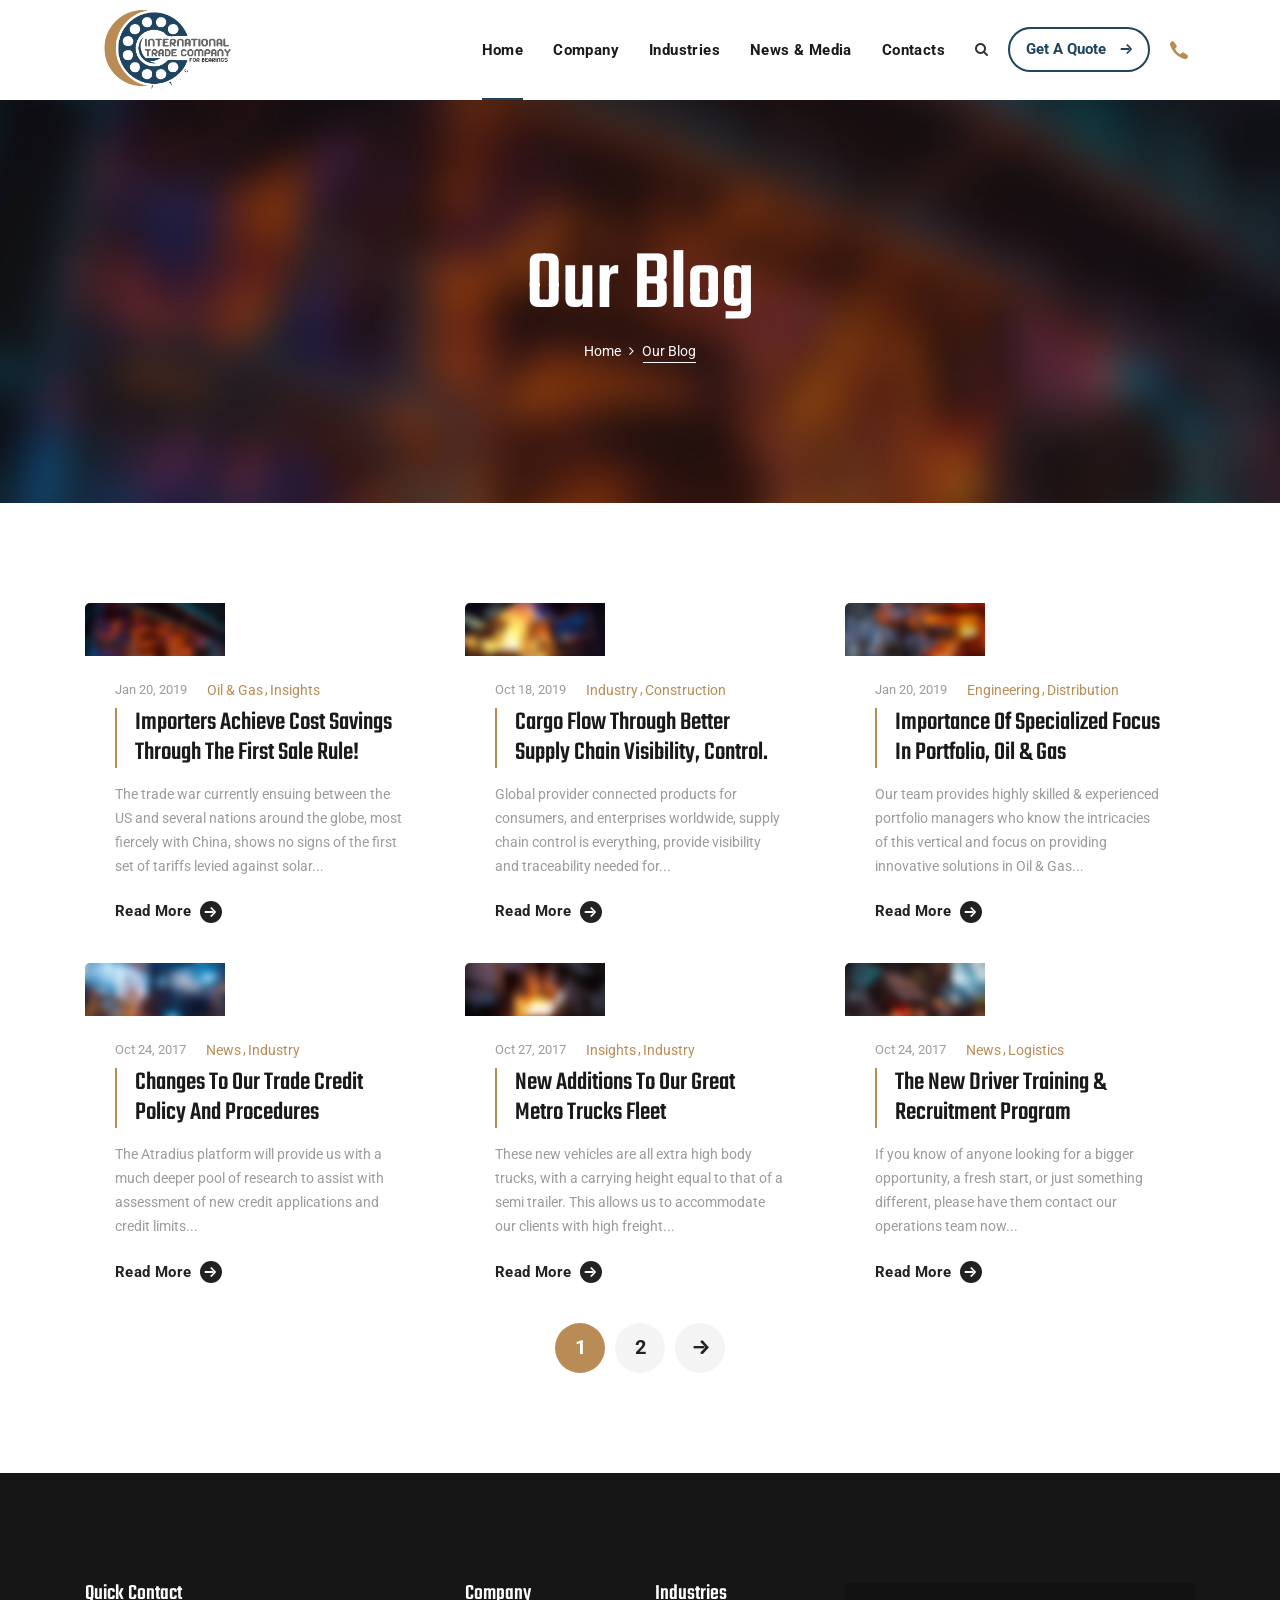
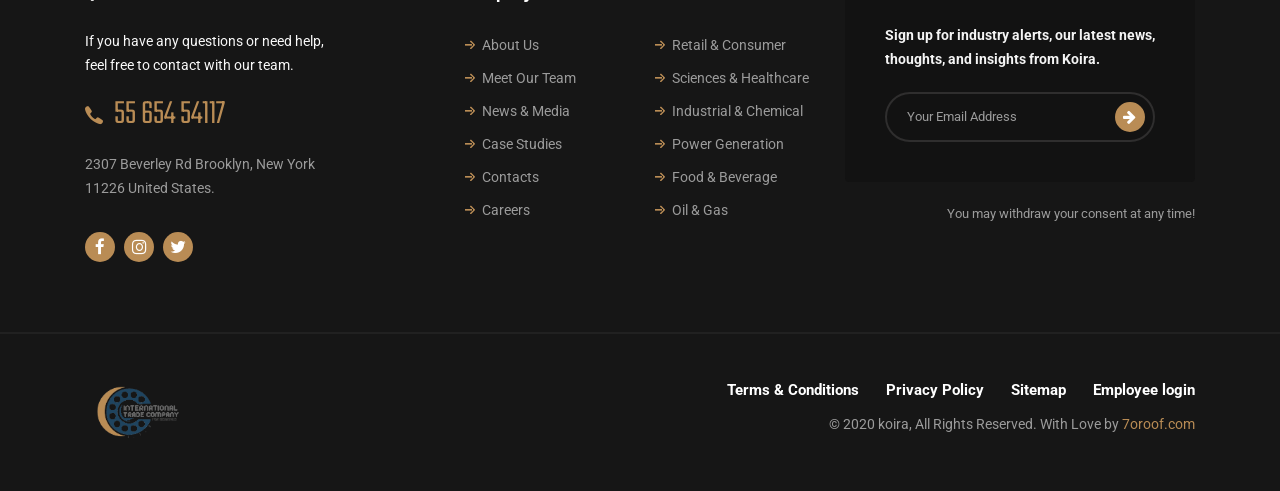
<file: blog.html>
<!DOCTYPE html>
<html lang="en">

<head>
  <meta charset="UTF-8" />
  <meta name="viewport" content="width=device-width, initial-scale=1.0" />
  <meta http-equiv="X-UA-Compatible" content="ie=edge" />
  <meta name="description" content="koira - Factory and Manufacturing Html Template">
  <link href="assets/images/favicon/favicon.png" rel="icon">
  <title>koira - Factory and Manufacturing Html Template</title>
  <link rel="stylesheet"
    href="https://fonts.googleapis.com/css?family=Roboto:400,500,700%7cTeko:400,500,600,700&display=swap">
  <link rel="stylesheet" href="assets/css/libraries.css">
  <link rel="stylesheet" href="assets/css/style.css">
</head>

<body>
  <div class="wrapper">
    <!-- =========================
        Header
    =========================== -->
    <header id="header" class="header header-transparent">
      <nav class="navbar navbar-expand-lg sticky-navbar">
        <div class="container">
          <a class="navbar-brand" href="index.html">
            <img src="assets/images/logo/ROLMEN_BELY-01-removebg-preview.png" class="logo-light" alt="logo">
            <img src="assets/images/logo/ROLMEN_BELY-01-removebg-preview.png" class="logo-dark" alt="logo">
          </a>
          <button class="navbar-toggler" type="button">
            <span class="menu-lines"><span></span></span>
          </button>
          <div class="collapse navbar-collapse" id="mainNavigation">
            <ul class="navbar-nav ml-auto">
              <li class="nav__item with-dropdown">
                <a href="index.html" class="dropdown-toggle nav__item-link active">Home</a>
                <i class="fa fa-angle-right" data-toggle="dropdown"></i>
                
              </li><!-- /.nav-item -->
              <li class="nav__item with-dropdown">
                <a href="about-us.html" class="dropdown-toggle nav__item-link">Company</a>
                <i class="fa fa-angle-right" data-toggle="dropdown"></i>
                
              </li><!-- /.nav-item -->
              <li class="nav__item with-dropdown">
                <a href="Industries-industry-served.html" class="dropdown-toggle nav__item-link">Industries</a>
                <i class="fa fa-angle-right" data-toggle="dropdown"></i>
               
              </li><!-- /.nav-item -->
              <li class="nav__item with-dropdown">
                <a href="blog.html" class="dropdown-toggle nav__item-link">News & Media</a>
                <i class="fa fa-angle-right" data-toggle="dropdown"></i>
               
              </li><!-- /.nav-item -->
              <li class="nav__item">
                <a href="contacs.html" class="nav__item-link">Contacts</a>
              </li><!-- /.nav-item -->
            </ul><!-- /.navbar-nav -->
          </div><!-- /.navbar-collapse -->
          <div class="navbar-modules">
            <ul class="list-unstyled d-flex align-items-center modules__btns-list">
              <li><a href="#" class="module__btn module__btn-search"><i class="fa fa-search"></i></a></li>
              <li class="d-none d-lg-block"><a href="request-quote.html"
                  class="btn btn__primary btn__bordered module__btn-request">
                  <span>Get A Quote</span><i class="icon-arrow-right"></i>
                </a></li>
              <li class="d-none d-lg-block">
                <div class="module__btn module__btn-phone d-flex align-items-center">
                  <i class="icon-phone"></i>
                  <a href="#"></a>
                </div>
              </li>
            </ul><!-- /.modules-wrapper -->
          </div><!-- /.navbar-modules -->
        </div><!-- /.container -->
      </nav><!-- /.navabr -->
    </header><!-- /.Header -->

    <!-- ========================
       page title 
    =========================== -->
    <section id="pageTitle" class="page-title page-title-layout10 text-center bg-overlay bg-parallax">
      <div class="bg-img"><img src="assets/images/page-titles/11.jpg" alt="background"></div>
      <div class="container">
        <div class="row">
          <div class="col-sm-12 col-md-12 col-lg-8 offset-lg-2">
            <h1 class="pagetitle__heading">Our Blog</h1>
            <nav aria-label="breadcrumb">
              <ol class="breadcrumb justify-content-center">
                <li class="breadcrumb-item"><a href="#">Home</a></li>
                <li class="breadcrumb-item active" aria-current="page">Our Blog</li>
              </ol>
            </nav>
          </div><!-- /.col-lg-8 -->
        </div><!-- /.row -->
      </div><!-- /.container -->
    </section><!-- /.page-title -->

    <!-- ======================
      Blog Grid
    ========================= -->
    <section id="blogGrid" class="blog blog-grid">
      <div class="container">
        <div class="row">
          <!-- Blog Item #1 -->
          <div class="col-sm-12 col-md-6 col-lg-4">
            <div class="blog-item">
              <div class="blog__img">
                <a href="#">
                  <img src="assets/images/blog/grid/1.jpg" alt="blog image">
                </a>
              </div><!-- /.entry-img -->
              <div class="blog__content">
                <div class="blog__meta">
                  <span class="blog__meta-date">Jan 20, 2019</span>
                  <div class="blog__meta-cat">
                    <a href="#">Oil & Gas</a><a href="#">Insights</a>
                  </div><!-- /.blog-meta-cat -->
                </div><!-- /.blog-meta -->
                <h4 class="blog__title"><a href="#">Importers achieve cost savings through the First Sale rule!</a></h4>
                <p class="blog__desc">The trade war currently ensuing between the US and several nations around the
                  globe, most fiercely with China, shows no signs of the first set of tariffs levied against solar...
                </p>
                <a href="#" class="btn btn__secondary btn__link">
                  <span>Read More</span>
                  <i class="icon-arrow-right"></i>
                </a>
              </div><!-- /.entry-content -->
            </div><!-- /.blog-item -->
          </div><!-- /.col-lg-4 -->
          <!-- Blog Item #2 -->
          <div class="col-sm-12 col-md-6 col-lg-4">
            <div class="blog-item">
              <div class="blog__img">
                <a href="#">
                  <img src="assets/images/blog/grid/2.jpg" alt="blog image">
                </a>
              </div><!-- /.entry-img -->
              <div class="blog__content">
                <div class="blog__meta">
                  <span class="blog__meta-date">Oct 18, 2019</span>
                  <div class="blog__meta-cat">
                    <a href="#">Industry</a><a href="#">Construction</a>
                  </div><!-- /.blog-meta-cat -->
                </div><!-- /.blog-meta -->
                <h4 class="blog__title"><a href="#">Cargo flow through better supply chain visibility, control.</a></h4>
                <p class="blog__desc">Global provider connected products for consumers, and enterprises worldwide,
                  supply chain control is everything, provide visibility and traceability needed for...</p>
                <a href="#" class="btn btn__secondary btn__link">
                  <span>Read More</span>
                  <i class="icon-arrow-right"></i>
                </a>
              </div><!-- /.entry-content -->
            </div><!-- /.blog-item -->
          </div><!-- /.col-lg-4 -->
          <!-- Blog Item #3 -->
          <div class="col-sm-12 col-md-6 col-lg-4">
            <div class="blog-item">
              <div class="blog__img">
                <a href="#">
                  <img src="assets/images/blog/grid/3.jpg" alt="blog image">
                </a>
              </div><!-- /.entry-img -->
              <div class="blog__content">
                <div class="blog__meta">
                  <span class="blog__meta-date">Jan 20, 2019</span>
                  <div class="blog__meta-cat">
                    <a href="#">Engineering</a><a href="#">Distribution</a>
                  </div><!-- /.blog-meta-cat -->
                </div><!-- /.blog-meta -->
                <h4 class="blog__title"><a href="#">Importance of specialized focus in portfolio, Oil & Gas</a></h4>
                <p class="blog__desc">Our team provides highly skilled & experienced portfolio managers who know the
                  intricacies of this vertical and focus on providing innovative solutions in Oil & Gas...</p>
                <a href="#" class="btn btn__secondary btn__link">
                  <span>Read More</span>
                  <i class="icon-arrow-right"></i>
                </a>
              </div><!-- /.entry-content -->
            </div><!-- /.blog-item -->
          </div><!-- /.col-lg-4 -->
          <!-- Blog Item #4 -->
          <div class="col-sm-12 col-md-6 col-lg-4">
            <div class="blog-item">
              <div class="blog__img">
                <a href="#">
                  <img src="assets/images/blog/grid/4.jpg" alt="blog image">
                </a>
              </div><!-- /.entry-img -->
              <div class="blog__content">
                <div class="blog__meta">
                  <span class="blog__meta-date">Oct 24, 2017</span>
                  <div class="blog__meta-cat">
                    <a href="#">News</a><a href="#">Industry</a>
                  </div><!-- /.blog-meta-cat -->
                </div><!-- /.blog-meta -->
                <h4 class="blog__title"><a href="#">Changes to our Trade Credit Policy and Procedures</a></h4>
                <p class="blog__desc">The Atradius platform will provide us with a much deeper pool of research to
                  assist with assessment of new credit applications and credit limits...</p>
                <a href="#" class="btn btn__secondary btn__link">
                  <span>Read More</span>
                  <i class="icon-arrow-right"></i>
                </a>
              </div><!-- /.entry-content -->
            </div><!-- /.blog-item -->
          </div><!-- /.col-lg-4 -->
          <!-- Blog Item #5 -->
          <div class="col-sm-12 col-md-6 col-lg-4">
            <div class="blog-item">
              <div class="blog__img">
                <a href="#">
                  <img src="assets/images/blog/grid/5.jpg" alt="blog image">
                </a>
              </div><!-- /.entry-img -->
              <div class="blog__content">
                <div class="blog__meta">
                  <span class="blog__meta-date">Oct 27, 2017</span>
                  <div class="blog__meta-cat">
                    <a href="#">Insights</a><a href="#">Industry</a>
                  </div><!-- /.blog-meta-cat -->
                </div><!-- /.blog-meta -->
                <h4 class="blog__title"><a href="#">New Additions to our great Metro trucks Fleet</a></h4>
                <p class="blog__desc">These new vehicles are all extra high body trucks, with a carrying height equal to
                  that of a semi trailer. This allows us to accommodate our clients with high freight...</p>
                <a href="#" class="btn btn__secondary btn__link">
                  <span>Read More</span>
                  <i class="icon-arrow-right"></i>
                </a>
              </div><!-- /.entry-content -->
            </div><!-- /.blog-item -->
          </div><!-- /.col-lg-4 -->
          <!-- Blog Item #6 -->
          <div class="col-sm-12 col-md-6 col-lg-4">
            <div class="blog-item">
              <div class="blog__img">
                <a href="#">
                  <img src="assets/images/blog/grid/6.jpg" alt="blog image">
                </a>
              </div><!-- /.entry-img -->
              <div class="blog__content">
                <div class="blog__meta">
                  <span class="blog__meta-date">Oct 24, 2017</span>
                  <div class="blog__meta-cat">
                    <a href="#">News</a><a href="#">Logistics</a>
                  </div><!-- /.blog-meta-cat -->
                </div><!-- /.blog-meta -->
                <h4 class="blog__title"><a href="#">The new Driver Training & Recruitment Program</a></h4>
                <p class="blog__desc">If you know of anyone looking for a bigger opportunity, a fresh start, or just
                  something different, please have them contact our operations team now...</p>
                <a href="#" class="btn btn__secondary btn__link">
                  <span>Read More</span>
                  <i class="icon-arrow-right"></i>
                </a>
              </div><!-- /.entry-content -->
            </div><!-- /.blog-item -->
          </div><!-- /.col-lg-4 -->
        </div><!-- /.row -->
        <div class="row">
          <div class="col-sm-12 col-md-12 col-lg-12 text-center">
            <nav class="pagination-area">
              <ul class="pagination justify-content-center">
                <li><a class="current" href="#">1</a></li>
                <li><a href="#">2</a></li>
                <li><a href="#"><i class="icon-arrow-right"></i></a></li>
              </ul>
            </nav><!-- .pagination-area -->
          </div><!-- /.col-lg-12 -->
        </div><!-- /.row -->
      </div><!-- /.container -->
    </section><!-- /.blog Grid -->

    <!-- ========================
      Footer
    ========================== -->
    <footer id="footer" class="footer">
      <div class="footer-top">
        <div class="container">
          <div class="row">
            <div class="col-sm-12 col-md-12 col-lg-4 col-xl-3 footer__widget footer__widget-about">
              <h6 class="footer__widget-title">Quick Contact</h6>
              <div class="footer__widget-content">
                <p class="color-gray">If you have any questions or need help, feel free to contact with our team.</p>
                <p class="footer__contact-phone">
                  <i class="icon-phone"></i>
                  <a href="tel:5565454117">55 654 54117</a>
                </p>
                <p>2307 Beverley Rd Brooklyn, New York <br>11226 United States.</p>
                <ul class="social__icons">
                  <li><a href="#"><i class="fa fa-facebook"></i></a></li>
                  <li><a href="#"><i class="fa fa-instagram"></i></a></li>
                  <li><a href="#"><i class="fa fa-twitter"></i></a></li>
                </ul><!-- /.social-icons -->
              </div>
            </div><!-- /.col-xl-3 -->
            <div class="col-6 col-sm-6 col-md-6 col-lg-3 col-xl-2 offset-xl-1 footer__widget footer__widget-nav">
              <h6 class="footer__widget-title">Company</h6>
              <div class="footer__widget-content">
                <nav>
                  <ul class="list-unstyled">
                    <li><a href="#">About Us</a></li>
                    <li><a href="#">Meet Our Team</a></li>
                    <li><a href="#">News & Media</a></li>
                    <li><a href="#">Case Studies</a></li>
                    <li><a href="#">Contacts</a></li>
                    <li><a href="#">Careers</a></li>
                  </ul>
                </nav>
              </div><!-- /.footer-widget-content -->
            </div><!-- /.col-xl-2 -->
            <div class="col-6 col-sm-6 col-md-6 col-lg-3 col-xl-2 footer__widget footer__widget-nav">
              <h6 class="footer__widget-title">Industries</h6>
              <div class="footer__widget-content">
                <nav>
                  <ul class="list-unstyled">
                    <li><a href="#">Retail & Consumer</a></li>
                    <li><a href="#">Sciences & Healthcare</a></li>
                    <li><a href="#">Industrial & Chemical</a></li>
                    <li><a href="#">Power Generation</a></li>
                    <li><a href="#">Food & Beverage</a></li>
                    <li><a href="#">Oil & Gas</a></li>
                  </ul>
                </nav>
              </div><!-- /.footer-widget-content -->
            </div><!-- /.col-xl-2 -->
            <div class="col-sm-12 col-md-10 col-lg-6 col-xl-4 footer__widget footer__widget-newsletter">
              <div class="footer__widget-content">
                <p>Sign up for industry alerts, our latest news, thoughts, and insights from Koira.</p>
                <form class="widget__newsletter-form">
                  <div class="form-group mb-0">
                    <input type="text" class="form-control" placeholder="Your Email Address">
                    <button type="submit" class="btn btn__primary btn__hover2">
                      <i class="fa fa-arrow-right"></i>
                    </button>
                  </div>
                </form>
              </div><!-- /.footer-widget-content -->
              <p class="text-right fz-13 mt-20 mb-0">You may withdraw your consent at any time!</p>
            </div><!-- /.col-xl-4 -->
          </div><!-- /.row -->
        </div><!-- /.container -->
      </div><!-- /.footer-top -->
      <div class="footer-bottom">
        <div class="container">
          <div class="row">
            <div class="col-sm-12 col-md-3 col-lg-3">
              <img src="assets/images/logo/ROLMEN_BELY-01-removebg-preview.png" alt="logo">
            </div><!-- /.col-lg-3 -->
            <div class="col-sm-12 col-md-9 col-lg-9 text-right">
              <div class="footer__copyright">
                <nav>
                  <ul class="footer__copyright-links list-unstyled d-flex flex-wrap justify-content-end">
                    <li><a href="#">Terms & Conditions </a></li>
                    <li><a href="#">Privacy Policy</a></li>
                    <li><a href="#">Sitemap</a></li>
                    <li><a href="#">Employee login</a></li>
                  </ul>
                </nav>
                <p class="mb-0"> &copy; 2020 koira, All Rights Reserved. With Love by
                  <a href="http://themeforest.net/user/7oroof">7oroof.com</a>
                </p>
              </div><!-- /.Footer-copyright -->
            </div><!-- /.col-lg-9 -->
          </div><!-- /.row -->
        </div><!-- /.container -->
      </div><!-- /.Footer-bottom -->
    </footer><!-- /.Footer -->
    <button id="scrollTopBtn"><i class="fa fa-long-arrow-up"></i></button>

    <div class="module__search-container">
      <i class="fa fa-times close-search"></i>
      <form class="module__search-form">
        <input type="text" class="search__input" placeholder="Type Words Then Enter">
        <button class="module__search-btn"><i class="fa fa-search"></i></button>
      </form>
    </div><!-- /.module-search-container -->

  </div><!-- /.wrapper -->

  <script src="assets/js/jquery-3.3.1.min.js"></script>
  <script src="assets/js/plugins.js"></script>
  <script src="assets/js/main.js"></script>
</body>

</html>
</file>
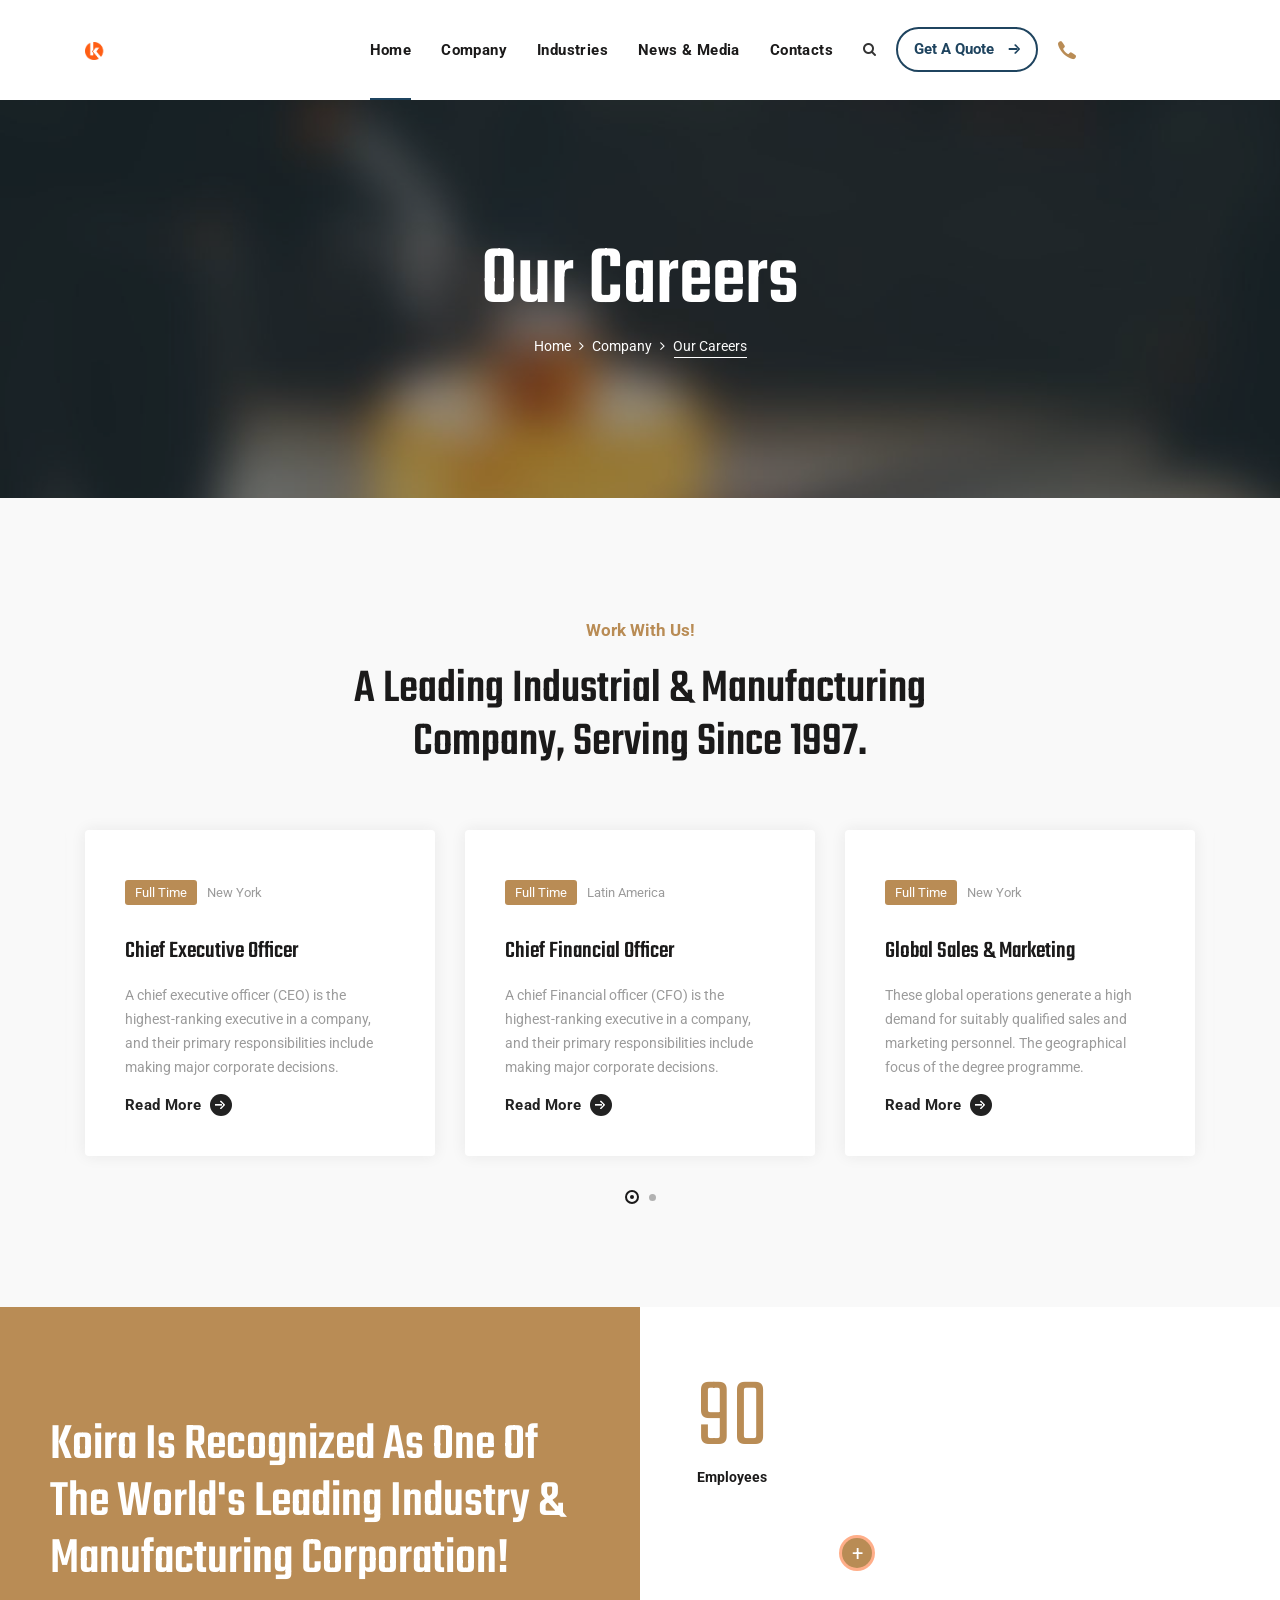
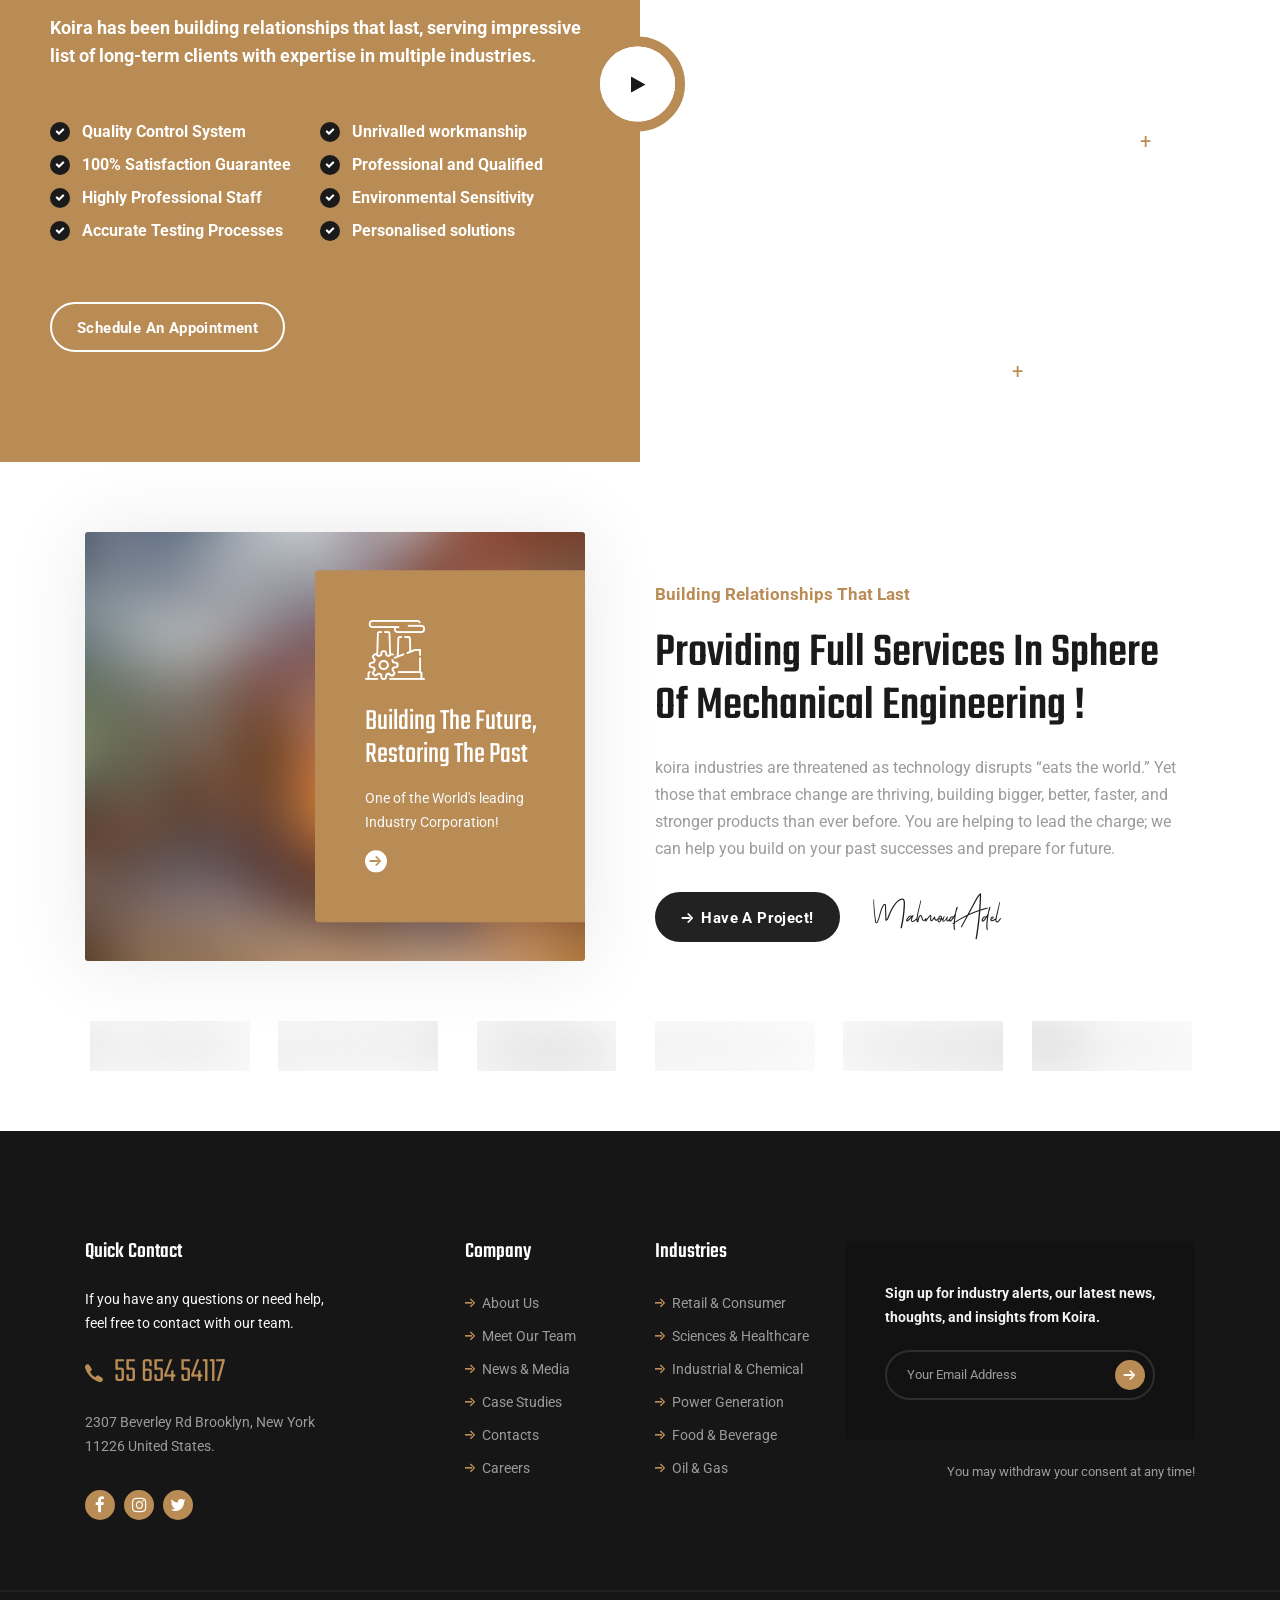
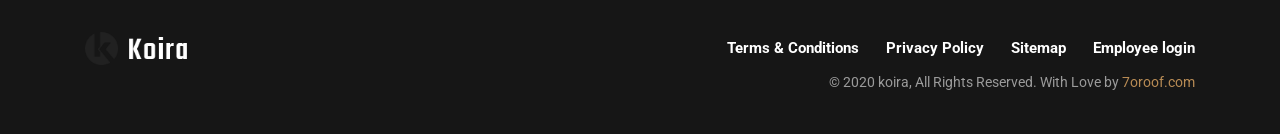
<file: careers.html>
<!DOCTYPE html>
<html lang="en">

<head>
  <meta charset="UTF-8" />
  <meta name="viewport" content="width=device-width, initial-scale=1.0" />
  <meta http-equiv="X-UA-Compatible" content="ie=edge" />
  <meta name="description" content="koira - Factory and Manufacturing Html Template">
  <link href="assets/images/favicon/favicon.png" rel="icon">
  <title>koira - Factory and Manufacturing Html Template</title>
  <link rel="stylesheet"
    href="https://fonts.googleapis.com/css?family=Roboto:400,500,700%7cTeko:400,500,600,700&display=swap">
  <link rel="stylesheet" href="assets/css/libraries.css">
  <link rel="stylesheet" href="assets/css/style.css">
</head>

<body>
  <div class="wrapper">
    <!-- =========================
        Header
    =========================== -->
    <header id="header" class="header header-transparent">
      <nav class="navbar navbar-expand-lg sticky-navbar">
        <div class="container">
          <a class="navbar-brand" href="index.html">
            <img src="assets/images/logo/logo-light.png" class="logo-light" alt="logo">
            <img src="assets/images/logo/logo-dark.png" class="logo-dark" alt="logo">
          </a>
          <button class="navbar-toggler" type="button">
            <span class="menu-lines"><span></span></span>
          </button>
          <div class="collapse navbar-collapse" id="mainNavigation">
            <ul class="navbar-nav ml-auto">
              <li class="nav__item with-dropdown">
                <a href="index.html" class="dropdown-toggle nav__item-link active">Home</a>
                <i class="fa fa-angle-right" data-toggle="dropdown"></i>
                <ul class="dropdown-menu">
                  <li class="nav__item"><a href="index.html" class="nav__item-link">Home Moderm</a></li>
                  <!-- /.nav-item -->
                  <li class="nav__item"><a href="home-classic.html" class="nav__item-link">Home classic</a></li>
                  <!-- /.nav-item -->
                </ul><!-- /.dropdown-menu -->
              </li><!-- /.nav-item -->
              <li class="nav__item with-dropdown">
                <a href="about-us.html" class="dropdown-toggle nav__item-link">Company</a>
                <i class="fa fa-angle-right" data-toggle="dropdown"></i>
                <ul class="dropdown-menu">
                  <li class="nav__item"><a href="about-us.html" class="nav__item-link">About Us</a></li>
                  <!-- /.nav-item -->
                  <li class="nav__item"><a href="why-us.html" class="nav__item-link">Why Choose Us</a></li>
                  <!-- /.nav-item -->
                  <li class="nav__item"><a href="leadership-team.html" class="nav__item-link">Leadership Team</a></li>
                  <!-- /.nav-item -->
                  <li class="nav__item"><a href="pricing.html" class="nav__item-link">Pricing & Plans</a></li>
                  <!-- /.nav-item -->
                  <li class="nav__item"><a href="faqs.html" class="nav__item-link">Help & FAQs</a></li>
                  <!-- /.nav-item -->
                  <li class="nav__item"><a href="careers.html" class="nav__item-link">careers</a></li>
                  <!-- /.nav-item -->
                </ul><!-- /.dropdown-menu -->
              </li><!-- /.nav-item -->
              <li class="nav__item with-dropdown">
                <a href="Industries-industry-served.html" class="dropdown-toggle nav__item-link">Industries</a>
                <i class="fa fa-angle-right" data-toggle="dropdown"></i>
                <ul class="dropdown-menu wide-dropdown-menu">
                  <li class="nav__item">
                    <div class="row mx-0">
                      <div class="col-sm-6 dropdown-menu-col">
                        <h6>Industries Served</h6>
                        <ul class="nav flex-column">
                          <li class="nav__item">
                            <a class="nav__item-link" href="industries-single-industry.html">Petroleum & Gas</a>
                          </li> <!-- /.nav-item -->
                          <li class="nav__item">
                            <a class="nav__item-link" href="industries-single-industry.html">Construction &
                              Engineering</a>
                          </li> <!-- /.nav-item -->
                          <li class="nav__item">
                            <a class="nav__item-link" href="industries-single-industry.html">Mechanical Engineering</a>
                          </li> <!-- /.nav-item -->
                          <li class="nav__item">
                            <a class="nav__item-link" href="industries-single-industry.html">Industrial Chemicals</a>
                          </li> <!-- /.nav-item -->
                          <li class="nav__item">
                            <a class="nav__item-link" href="industries-single-industry.html">Automotive
                              Manufacturing</a>
                          </li> <!-- /.nav-item -->
                          <li class="nav__item">
                            <a class="nav__item-link" href="industries-single-industry.html">Bridge Construction</a>
                          </li><!-- /.nav-item -->
                        </ul>
                      </div><!-- /.col-sm-6 -->
                      <div class="col-sm-6 dropdown-menu-col">
                        <h6>Industry Sectors</h6>
                        <ul class="nav flex-column">
                          <li class="nav__item">
                            <a class="nav__item-link" href="industries-single-sector.html">Retail & Consumer</a>
                          </li> <!-- /.nav-item -->
                          <li class="nav__item">
                            <a class="nav__item-link" href="industries-single-sector.html">Sciences & Healthcare</a>
                          </li> <!-- /.nav-item -->
                          <li class="nav__item">
                            <a class="nav__item-link" href="industries-single-sector.html">Industrial & Chemical</a>
                          </li> <!-- /.nav-item -->
                          <li class="nav__item">
                            <a class="nav__item-link" href="industries-single-sector.html">Power Generation</a>
                          </li> <!-- /.nav-item -->
                          <li class="nav__item">
                            <a class="nav__item-link" href="industries-single-sector.html">Food & Beverage</a>
                          </li> <!-- /.nav-item -->
                          <li class="nav__item">
                            <a class="nav__item-link" href="industries-single-sector.html">Oil & Gas</a>
                          </li><!-- /.nav-item -->
                        </ul>
                      </div><!-- /.col-sm-6 -->
                    </div><!-- /.row -->
                  </li><!-- /.nav-item -->
                </ul><!-- /.dropdown-menu -->
              </li><!-- /.nav-item -->
              <li class="nav__item with-dropdown">
                <a href="blog.html" class="dropdown-toggle nav__item-link">News & Media</a>
                <i class="fa fa-angle-right" data-toggle="dropdown"></i>
                <ul class="dropdown-menu">
                  <li class="nav__item">
                    <a href="blog.html" class="nav__item-link">Our Blog</a>
                  </li><!-- /.nav-item -->
                  <li class="nav__item">
                    <a href="blog-single-post.html" class="nav__item-link">Single Blog Post</a>
                  </li><!-- /.nav-item -->
                  <li class="nav__item">
                    <a href="case-studies-grid.html" class="nav__item-link">Case Studies Grid</a>
                  </li><!-- /.nav-item -->
                  <li class="nav__item">
                    <a href="case-studies-single.html" class="nav__item-link">Single Case Study</a>
                  </li><!-- /.nav-item -->
                </ul><!-- /.dropdown-menu -->
              </li><!-- /.nav-item -->
              <li class="nav__item">
                <a href="contacs.html" class="nav__item-link">Contacts</a>
              </li><!-- /.nav-item -->
            </ul><!-- /.navbar-nav -->
          </div><!-- /.navbar-collapse -->
          <div class="navbar-modules">
            <ul class="list-unstyled d-flex align-items-center modules__btns-list">
              <li><a href="#" class="module__btn module__btn-search"><i class="fa fa-search"></i></a></li>
              <li class="d-none d-lg-block"><a href="request-quote.html"
                  class="btn btn__primary btn__bordered module__btn-request">
                  <span>Get A Quote</span><i class="icon-arrow-right"></i>
                </a></li>
              <li class="d-none d-lg-block">
                <div class="module__btn module__btn-phone d-flex align-items-center">
                  <i class="icon-phone"></i>
                  <a href="tel:5565454117">55 654 541 17</a>
                </div>
              </li>
            </ul><!-- /.modules-wrapper -->
          </div><!-- /.navbar-modules -->
        </div><!-- /.container -->
      </nav><!-- /.navabr -->
    </header><!-- /.Header -->

    <!-- ========================
       page title 
    =========================== -->
    <section id="pageTitle" class="page-title page-title-layout6 bg-overlay bg-parallax text-center">
      <div class="bg-img"><img src="assets/images/page-titles/6.jpg" alt="background"></div>
      <div class="container">
        <div class="row">
          <div class="col-sm-12 col-md-12 col-lg-8 offset-lg-2">
            <h1 class="pagetitle__heading">Our Careers</h1>
            <nav aria-label="breadcrumb">
              <ol class="breadcrumb justify-content-center">
                <li class="breadcrumb-item"><a href="#">Home</a></li>
                <li class="breadcrumb-item"><a href="#">Company</a></li>
                <li class="breadcrumb-item active" aria-current="page">Our Careers</li>
              </ol>
            </nav>
          </div><!-- /.col-lg-8 -->
        </div><!-- /.row -->
      </div><!-- /.container -->
    </section><!-- /.page-title -->

    <!-- ========================= 
         careers
    =========================  -->
    <section id="careers" class="careers pt-120 bg-gray">
      <div class="container">
        <div class="row">
          <div class="col-sm-12 col-md-12 col-lg-8 offset-lg-2">
            <div class="heading heading-2 text-center mb-40">
              <span class="heading__subtitle">Work With Us!</span>
              <h2 class="heading__title">A Leading Industrial & Manufacturing Company, Serving Since 1997.</h2>
            </div><!-- /.heading -->
          </div><!-- /.col-lg-10 -->
        </div><!-- /.row -->
        <div class="row">
          <div class="col-sm-12 col-md-12 col-lg-12">
            <div class="carousel owl-carousel carousel-dots" data-slide="3" data-slide-md="2" data-slide-sm="1"
              data-autoplay="true" data-nav="false" data-dots="true" data-space="30" data-loop="true" data-speed="800">
              <!-- job item #1 -->
              <div class=" job-item">
                <div class="job__meta">
                  <span class="job__type">Full Time</span>
                  <span class="job__location">New York</span>
                </div>
                <h4 class="job__title">Chief Executive Officer</h4>
                <p class="job__desc">A chief executive officer (CEO) is the highest-ranking executive in a company, and
                  their primary responsibilities include making major corporate decisions.</p>
                <a href="#" class="btn btn__secondary btn__link">
                  <span>Read More</span>
                  <i class="icon-arrow-right"></i>
                </a>
              </div><!-- /.job-item -->
              <!-- job item #2 -->
              <div class=" job-item">
                <div class="job__meta">
                  <span class="job__type">Full Time</span>
                  <span class="job__location">Latin America</span>
                </div>
                <h4 class="job__title">Chief Financial Officer</h4>
                <p class="job__desc">A chief Financial officer (CFO) is the highest-ranking executive in a company, and
                  their primary responsibilities include making major corporate decisions.</p>
                <a href="#" class="btn btn__secondary btn__link">
                  <span>Read More</span>
                  <i class="icon-arrow-right"></i>
                </a>
              </div><!-- /.job-item -->
              <!-- job item #3 -->
              <div class=" job-item">
                <div class="job__meta">
                  <span class="job__type">Full Time</span>
                  <span class="job__location">New York</span>
                </div>
                <h4 class="job__title">Global Sales & Marketing</h4>
                <p class="job__desc">These global operations generate a high demand for suitably qualified sales and
                  marketing personnel. The geographical focus of the degree programme.</p>
                <a href="#" class="btn btn__secondary btn__link">
                  <span>Read More</span>
                  <i class="icon-arrow-right"></i>
                </a>
              </div><!-- /.job-item -->
              <!-- job item #4 -->
              <div class=" job-item">
                <div class="job__meta">
                  <span class="job__type">Full Time</span>
                  <span class="job__location">New York</span>
                </div>
                <h4 class="job__title">Chief Financial Officer</h4>
                <p class="job__desc">A chief executive officer (CEO) is the highest-ranking executive in a company, and
                  their primary responsibilities include making major corporate decisions.</p>
                <a href="#" class="btn btn__secondary btn__link">
                  <span>Read More</span>
                  <i class="icon-arrow-right"></i>
                </a>
              </div><!-- /.job-item -->
            </div>
          </div><!-- /.col-lg-12 -->
        </div><!-- /.row -->
      </div><!-- /.container -->
    </section><!-- /.careers -->

    <!-- ========================= 
         Banner layout 1
    =========================  -->
    <section id="bannerLayout1" class="banner banner-layout1 p-0">
      <div class="container-fluid col-padding-0">
        <div class="row">
          <div class="col-sm-12 col-md-12 col-lg-12 col-xl-6 bg-theme">
            <div class="inner-padding">
              <div class="heading heading-3 heading-white mb-50">
                <h2 class="heading__title">Koira is recognized as one of the World's leading Industry & Manufacturing
                  Corporation!</h2>
                <p class="heading__desc">Koira has been building relationships that last, serving impressive list of
                  long-term clients with expertise in multiple industries.</p>
              </div><!-- /.heading -->
              <ul class="list-items list-items-white list-unstyled mb-50">
                <li>Quality Control System</li>
                <li>Unrivalled workmanship</li>
                <li>100% Satisfaction Guarantee</li>
                <li>Professional and Qualified</li>
                <li>Highly Professional Staff</li>
                <li> Environmental Sensitivity</li>
                <li>Accurate Testing Processes</li>
                <li>Personalised solutions</li>
              </ul>
              <a href="#" class="btn btn__white btn__bordered btn__lg">Schedule An Appointment</a>
            </div>
          </div><!-- /.col-xl-6 -->
          <div class="col-sm-12 col-md-12 col-lg-12 col-xl-6 bg-parallax" style="min-height: 700px;">
            <div class="bg-img"><img src="assets/images/banners/3.jpg" alt="background"></div>
            <div class="vertical-align-center">
              <div class="video__btn video__btn-white">
                <a class="popup-video" href="https://www.youtube.com/watch?4=&v=TKnufs85hXk">
                  <span class="video__player-animation"></span>
                  <span class="video__player-animation video__player-animation-2"></span>
                  <div class="video__player">
                    <i class="fa fa-play"></i>
                  </div>
                </a>
              </div><!-- /.video -->
            </div>
            <ul class="list-unstyled">
              <li class="statistic-item opened">
                <div class="statistic__item-panel">
                  <h4 class="statistic__item-counter counter">754</h4>
                  <p class="statistic__item-title">Employees</p>
                </div>
                <button class="statistic__item-btn">+</button>
              </li><!-- /.statistic-item -->
              <li class="statistic-item">
                <div class="statistic__item-panel">
                  <h4 class="statistic__item-counter counter">2,187</h4>
                  <p class="statistic__item-title">Clients</p>
                </div>
                <button class="statistic__item-btn">+</button>
              </li><!-- /.statistic-item -->
              <li class="statistic-item">
                <div class="statistic__item-panel">
                  <h4 class="statistic__item-counter counter">300</h4>
                  <p class="statistic__item-title">Parteners</p>
                </div>
                <button class="statistic__item-btn">+</button>
              </li><!-- /.statistic-item -->
            </ul>
          </div><!-- /.col-xl-6 -->
        </div><!-- /.row -->
      </div><!-- /.container -->
    </section><!-- /.Banner layout 1 -->

    <!-- ========================
      About layout 1
    =========================== -->
    <section id="aboutLayout1" class="about about-layout1 pt-70 pb-0">
      <div class="container">
        <div class="row">
          <div class="col-sm-12 col-md-12 col-lg-6">
            <div class="about__img">
              <img src="assets/images/about/1.jpg" alt="about" class="img-fluid">
              <div class="cta__banner">
                <div class="cta__icon">
                  <i class="icon-factory-2"></i>
                </div>
                <h5 class="cta__title">Building The Future, Restoring The Past</h5>
                <p class="cta__desc">One of the World's leading Industry Corporation!</p>
                <a href="#" class="btn btn__white btn__link">
                  <i class="icon-arrow-right"></i>
                </a>
              </div>
            </div><!-- /.about__img -->
          </div><!-- /.col-lg-6 -->
          <div class="col-sm-12 col-md-12 col-lg-6">
            <div class="heading heading-2 mt-50 mb-30">
              <span class="heading__subtitle">Building Relationships That Last</span>
              <h2 class="heading__title">Providing full services in sphere of Mechanical Engineering !</h2>
              <p class="heading__desc">koira industries are threatened as technology disrupts “eats the world.” Yet
                those that embrace change are thriving, building bigger, better, faster, and stronger products than ever
                before. You are helping to lead the charge; we can help you build on your past successes and prepare for
                future.</p>
            </div><!-- /heading -->
            <a href="#" class="btn btn__secondary mr-30">
              <i class="icon-arrow-right"></i><span>Have A Project!</span>
            </a>
            <img src="assets/images/about/singnture.png" alt="singnture" class="signature">
          </div><!-- /.col-lg-6 -->
        </div><!-- /.row -->
      </div><!-- /.container -->
    </section><!-- /.About layout 1 -->

    <!-- =====================
       Clients 
    ======================== -->
    <section id="clients" class="clients">
      <div class="container">
        <div class="row">
          <div class="col-sm-12 col-md-12 col-lg-12">
            <div class="carousel owl-carousel" data-slide="6" data-slide-md="4" data-slide-sm="2" data-autoplay="true"
              data-nav="false" data-dots="false" data-space="20" data-loop="true" data-speed="700">
              <div class="client">
                <a href="#"><img src="assets/images/clients/1.png" alt="client"></a>
              </div><!-- /.client -->
              <div class="client">
                <a href="#"><img src="assets/images/clients/2.png" alt="client"></a>
              </div><!-- /.client -->
              <div class="client">
                <a href="#"><img src="assets/images/clients/3.png" alt="client"></a>
              </div><!-- /.client -->
              <div class="client">
                <a href="#"><img src="assets/images/clients/4.png" alt="client"></a>
              </div><!-- /.client -->
              <div class="client">
                <a href="#"><img src="assets/images/clients/5.png" alt="client"></a>
              </div><!-- /.client -->
              <div class="client">
                <a href="#"><img src="assets/images/clients/6.png" alt="client"></a>
              </div><!-- /.client -->
            </div><!-- /.carousel -->
          </div><!-- /.col-lg-12 -->
        </div><!-- /.row -->
      </div><!-- /.container -->
    </section><!-- /.clients -->

    <!-- ========================
      Footer
    ========================== -->
    <footer id="footer" class="footer">
      <div class="footer-top">
        <div class="container">
          <div class="row">
            <div class="col-sm-12 col-md-12 col-lg-4 col-xl-3 footer__widget footer__widget-about">
              <h6 class="footer__widget-title">Quick Contact</h6>
              <div class="footer__widget-content">
                <p class="color-gray">If you have any questions or need help, feel free to contact with our team.</p>
                <p class="footer__contact-phone">
                  <i class="icon-phone"></i>
                  <a href="tel:5565454117">55 654 54117</a>
                </p>
                <p>2307 Beverley Rd Brooklyn, New York <br>11226 United States.</p>
                <ul class="social__icons">
                  <li><a href="#"><i class="fa fa-facebook"></i></a></li>
                  <li><a href="#"><i class="fa fa-instagram"></i></a></li>
                  <li><a href="#"><i class="fa fa-twitter"></i></a></li>
                </ul><!-- /.social-icons -->
              </div>
            </div><!-- /.col-xl-3 -->
            <div class="col-6 col-sm-6 col-md-6 col-lg-3 col-xl-2 offset-xl-1 footer__widget footer__widget-nav">
              <h6 class="footer__widget-title">Company</h6>
              <div class="footer__widget-content">
                <nav>
                  <ul class="list-unstyled">
                    <li><a href="#">About Us</a></li>
                    <li><a href="#">Meet Our Team</a></li>
                    <li><a href="#">News & Media</a></li>
                    <li><a href="#">Case Studies</a></li>
                    <li><a href="#">Contacts</a></li>
                    <li><a href="#">Careers</a></li>
                  </ul>
                </nav>
              </div><!-- /.footer-widget-content -->
            </div><!-- /.col-xl-2 -->
            <div class="col-6 col-sm-6 col-md-6 col-lg-3 col-xl-2 footer__widget footer__widget-nav">
              <h6 class="footer__widget-title">Industries</h6>
              <div class="footer__widget-content">
                <nav>
                  <ul class="list-unstyled">
                    <li><a href="#">Retail & Consumer</a></li>
                    <li><a href="#">Sciences & Healthcare</a></li>
                    <li><a href="#">Industrial & Chemical</a></li>
                    <li><a href="#">Power Generation</a></li>
                    <li><a href="#">Food & Beverage</a></li>
                    <li><a href="#">Oil & Gas</a></li>
                  </ul>
                </nav>
              </div><!-- /.footer-widget-content -->
            </div><!-- /.col-xl-2 -->
            <div class="col-sm-12 col-md-10 col-lg-6 col-xl-4 footer__widget footer__widget-newsletter">
              <div class="footer__widget-content">
                <p>Sign up for industry alerts, our latest news, thoughts, and insights from Koira.</p>
                <form class="widget__newsletter-form">
                  <div class="form-group mb-0">
                    <input type="text" class="form-control" placeholder="Your Email Address">
                    <button type="submit" class="btn btn__primary btn__hover2">
                      <i class="icon-arrow-right"></i>
                    </button>
                  </div>
                </form>
              </div><!-- /.footer-widget-content -->
              <p class="text-right fz-13 mt-20 mb-0">You may withdraw your consent at any time!</p>
            </div><!-- /.col-xl-4 -->
          </div><!-- /.row -->
        </div><!-- /.container -->
      </div><!-- /.footer-top -->
      <div class="footer-bottom">
        <div class="container">
          <div class="row">
            <div class="col-sm-12 col-md-3 col-lg-3">
              <img src="assets/images/logo/logo-footer.png" alt="logo">
            </div><!-- /.col-lg-3 -->
            <div class="col-sm-12 col-md-9 col-lg-9 text-right">
              <div class="footer__copyright">
                <nav>
                  <ul class="footer__copyright-links list-unstyled d-flex flex-wrap justify-content-end">
                    <li><a href="#">Terms & Conditions </a></li>
                    <li><a href="#">Privacy Policy</a></li>
                    <li><a href="#">Sitemap</a></li>
                    <li><a href="#">Employee login</a></li>
                  </ul>
                </nav>
                <p class="mb-0"> &copy; 2020 koira, All Rights Reserved. With Love by
                  <a href="http://themeforest.net/user/7oroof">7oroof.com</a>
                </p>
              </div><!-- /.Footer-copyright -->
            </div><!-- /.col-lg-9 -->
          </div><!-- /.row -->
        </div><!-- /.container -->
      </div><!-- /.Footer-bottom -->
    </footer><!-- /.Footer -->
    <button id="scrollTopBtn"><i class="fa fa-long-arrow-up"></i></button>

    <div class="module__search-container">
      <i class="fa fa-times close-search"></i>
      <form class="module__search-form">
        <input type="text" class="search__input" placeholder="Type Words Then Enter">
        <button class="module__search-btn"><i class="fa fa-search"></i></button>
      </form>
    </div><!-- /.module-search-container -->

  </div><!-- /.wrapper -->

  <script src="assets/js/jquery-3.3.1.min.js"></script>
  <script src="assets/js/plugins.js"></script>
  <script src="assets/js/main.js"></script>
</body>

</html>
</file>
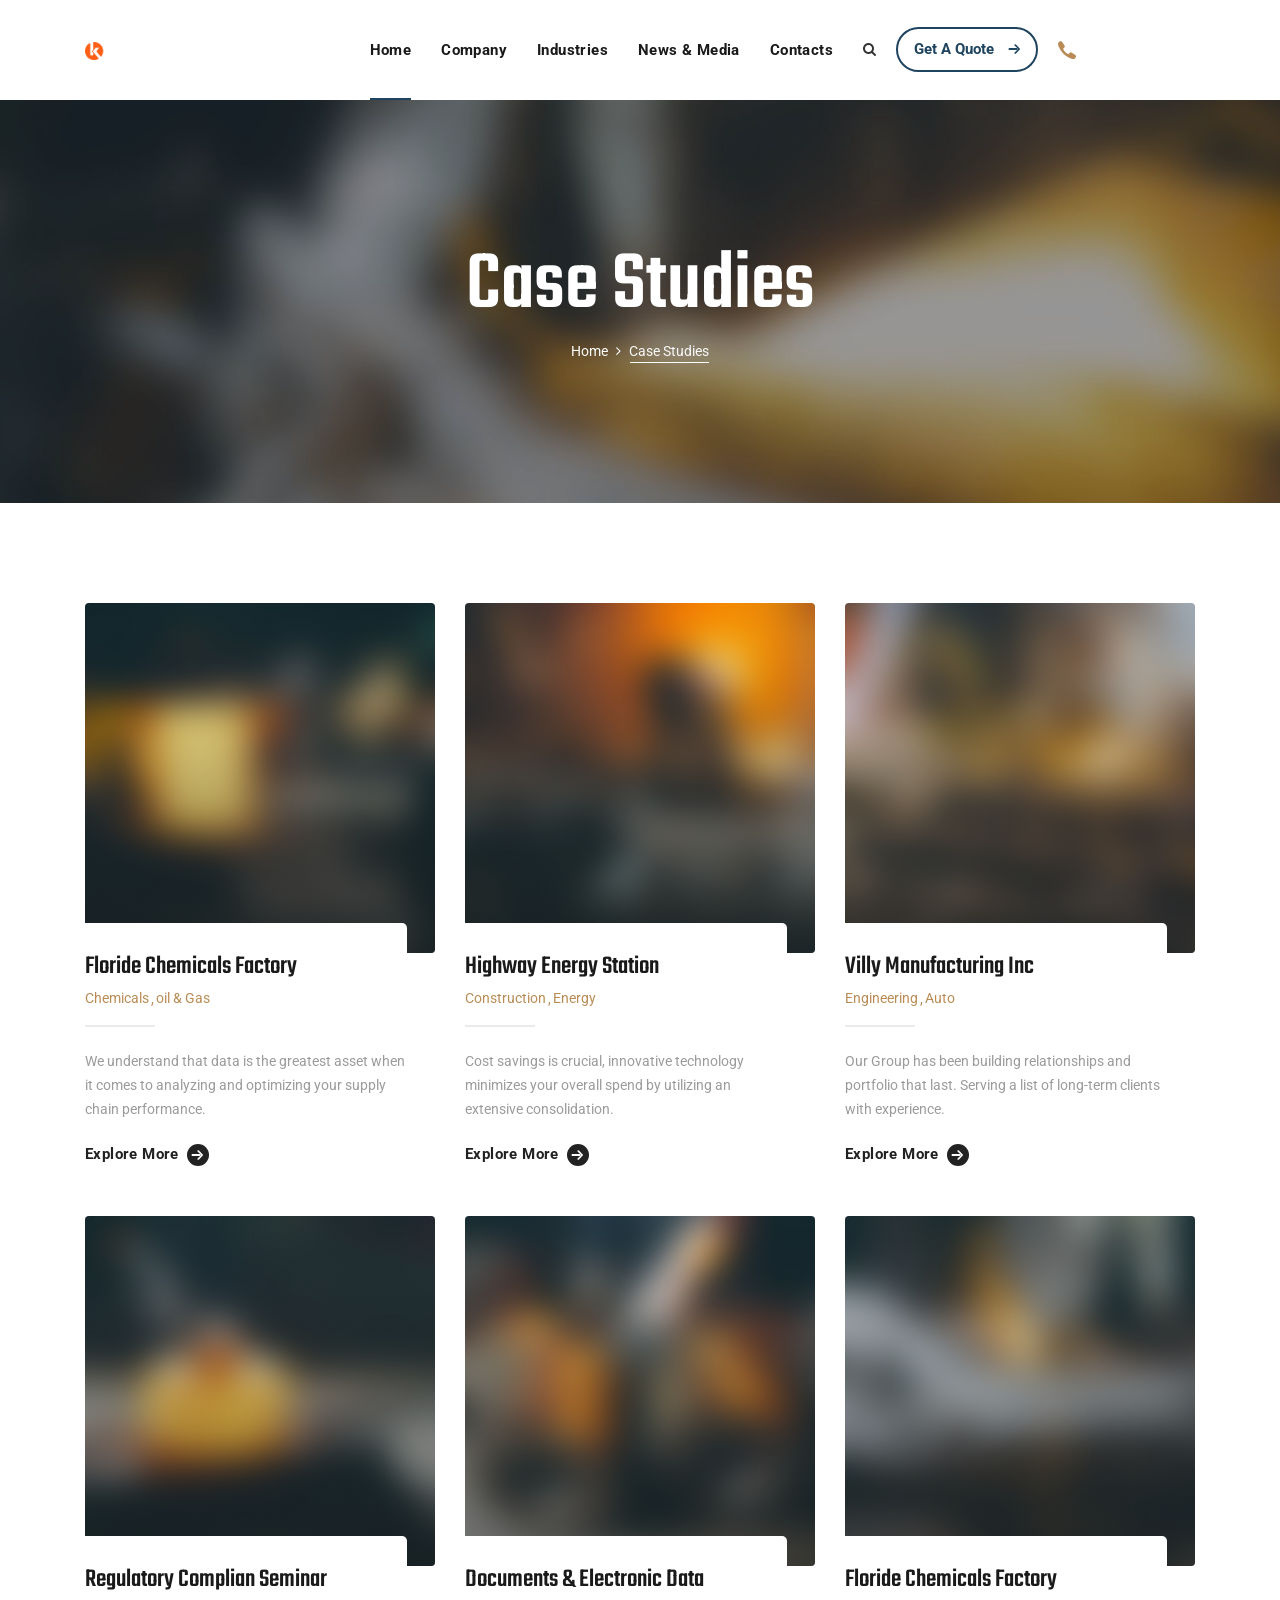
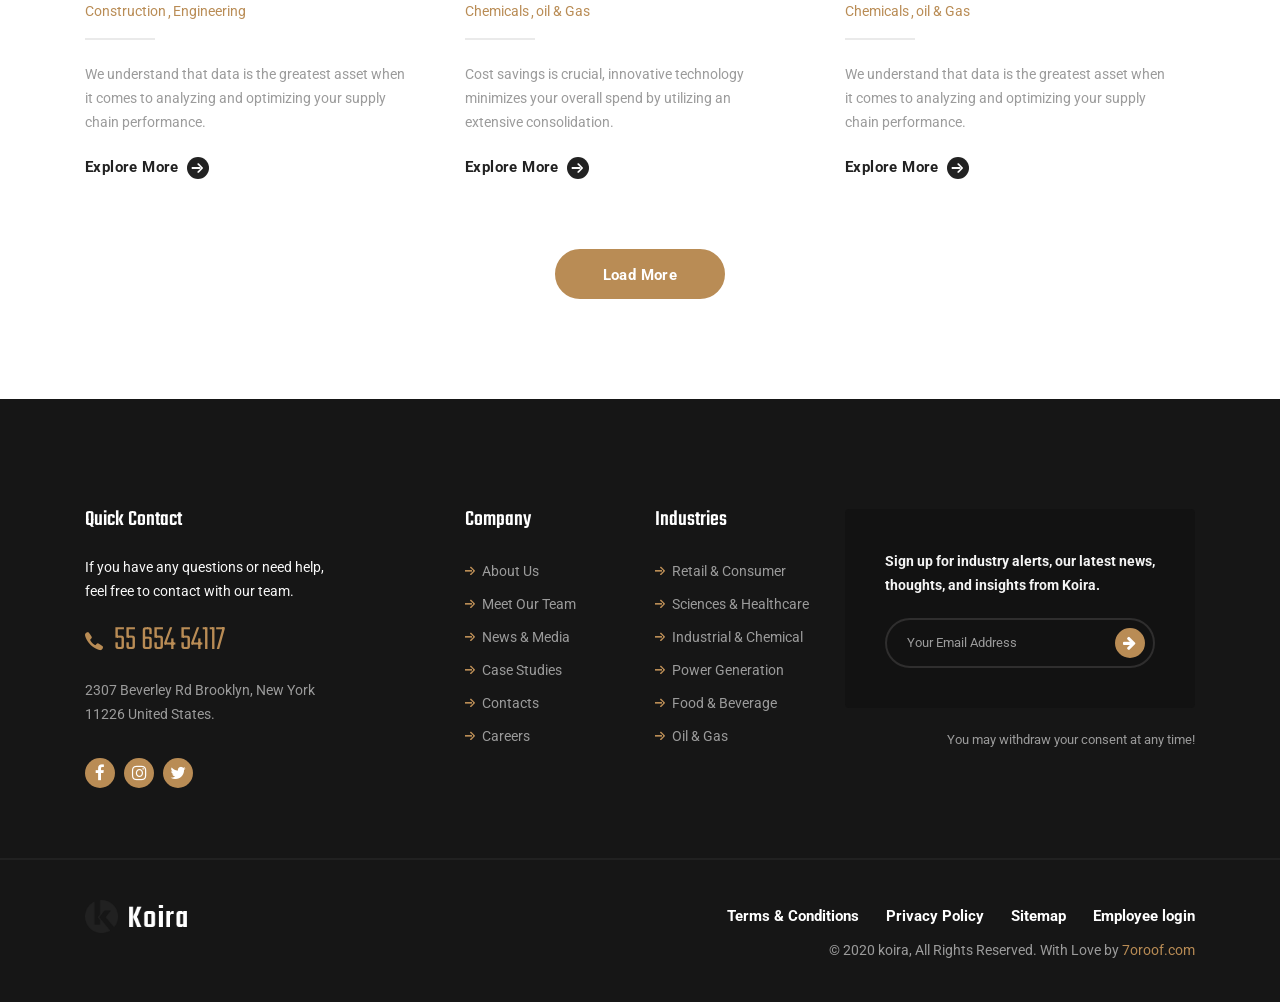
<file: case-studies-grid.html>
<!DOCTYPE html>
<html lang="en">

<head>
  <meta charset="UTF-8" />
  <meta name="viewport" content="width=device-width, initial-scale=1.0" />
  <meta http-equiv="X-UA-Compatible" content="ie=edge" />
  <meta name="description" content="koira - Factory and Manufacturing Html Template">
  <link href="assets/images/favicon/favicon.png" rel="icon">
  <title>koira - Factory and Manufacturing Html Template</title>
  <link rel="stylesheet"
    href="https://fonts.googleapis.com/css?family=Roboto:400,500,700%7cTeko:400,500,600,700&display=swap">
  <link rel="stylesheet" href="assets/css/libraries.css">
  <link rel="stylesheet" href="assets/css/style.css">
</head>

<body>
  <div class="wrapper">
    <!-- =========================
        Header
    =========================== -->
    <header id="header" class="header header-transparent">
      <nav class="navbar navbar-expand-lg sticky-navbar">
        <div class="container">
          <a class="navbar-brand" href="index.html">
            <img src="assets/images/logo/logo-light.png" class="logo-light" alt="logo">
            <img src="assets/images/logo/logo-dark.png" class="logo-dark" alt="logo">
          </a>
          <button class="navbar-toggler" type="button">
            <span class="menu-lines"><span></span></span>
          </button>
          <div class="collapse navbar-collapse" id="mainNavigation">
            <ul class="navbar-nav ml-auto">
              <li class="nav__item with-dropdown">
                <a href="index.html" class="dropdown-toggle nav__item-link active">Home</a>
                <i class="fa fa-angle-right" data-toggle="dropdown"></i>
                <ul class="dropdown-menu">
                  <li class="nav__item"><a href="index.html" class="nav__item-link">Home Moderm</a></li>
                  <!-- /.nav-item -->
                  <li class="nav__item"><a href="home-classic.html" class="nav__item-link">Home classic</a></li>
                  <!-- /.nav-item -->
                </ul><!-- /.dropdown-menu -->
              </li><!-- /.nav-item -->
              <li class="nav__item with-dropdown">
                <a href="about-us.html" class="dropdown-toggle nav__item-link">Company</a>
                <i class="fa fa-angle-right" data-toggle="dropdown"></i>
                <ul class="dropdown-menu">
                  <li class="nav__item"><a href="about-us.html" class="nav__item-link">About Us</a></li>
                  <!-- /.nav-item -->
                  <li class="nav__item"><a href="why-us.html" class="nav__item-link">Why Choose Us</a></li>
                  <!-- /.nav-item -->
                  <li class="nav__item"><a href="leadership-team.html" class="nav__item-link">Leadership Team</a></li>
                  <!-- /.nav-item -->
                  <li class="nav__item"><a href="pricing.html" class="nav__item-link">Pricing & Plans</a></li>
                  <!-- /.nav-item -->
                  <li class="nav__item"><a href="faqs.html" class="nav__item-link">Help & FAQs</a></li>
                  <!-- /.nav-item -->
                  <li class="nav__item"><a href="careers.html" class="nav__item-link">careers</a></li>
                  <!-- /.nav-item -->
                </ul><!-- /.dropdown-menu -->
              </li><!-- /.nav-item -->
              <li class="nav__item with-dropdown">
                <a href="Industries-industry-served.html" class="dropdown-toggle nav__item-link">Industries</a>
                <i class="fa fa-angle-right" data-toggle="dropdown"></i>
                <ul class="dropdown-menu wide-dropdown-menu">
                  <li class="nav__item">
                    <div class="row mx-0">
                      <div class="col-sm-6 dropdown-menu-col">
                        <h6>Industries Served</h6>
                        <ul class="nav flex-column">
                          <li class="nav__item">
                            <a class="nav__item-link" href="industries-single-industry.html">Petroleum & Gas</a>
                          </li> <!-- /.nav-item -->
                          <li class="nav__item">
                            <a class="nav__item-link" href="industries-single-industry.html">Construction &
                              Engineering</a>
                          </li> <!-- /.nav-item -->
                          <li class="nav__item">
                            <a class="nav__item-link" href="industries-single-industry.html">Mechanical Engineering</a>
                          </li> <!-- /.nav-item -->
                          <li class="nav__item">
                            <a class="nav__item-link" href="industries-single-industry.html">Industrial Chemicals</a>
                          </li> <!-- /.nav-item -->
                          <li class="nav__item">
                            <a class="nav__item-link" href="industries-single-industry.html">Automotive
                              Manufacturing</a>
                          </li> <!-- /.nav-item -->
                          <li class="nav__item">
                            <a class="nav__item-link" href="industries-single-industry.html">Bridge Construction</a>
                          </li><!-- /.nav-item -->
                        </ul>
                      </div><!-- /.col-sm-6 -->
                      <div class="col-sm-6 dropdown-menu-col">
                        <h6>Industry Sectors</h6>
                        <ul class="nav flex-column">
                          <li class="nav__item">
                            <a class="nav__item-link" href="industries-single-sector.html">Retail & Consumer</a>
                          </li> <!-- /.nav-item -->
                          <li class="nav__item">
                            <a class="nav__item-link" href="industries-single-sector.html">Sciences & Healthcare</a>
                          </li> <!-- /.nav-item -->
                          <li class="nav__item">
                            <a class="nav__item-link" href="industries-single-sector.html">Industrial & Chemical</a>
                          </li> <!-- /.nav-item -->
                          <li class="nav__item">
                            <a class="nav__item-link" href="industries-single-sector.html">Power Generation</a>
                          </li> <!-- /.nav-item -->
                          <li class="nav__item">
                            <a class="nav__item-link" href="industries-single-sector.html">Food & Beverage</a>
                          </li> <!-- /.nav-item -->
                          <li class="nav__item">
                            <a class="nav__item-link" href="industries-single-sector.html">Oil & Gas</a>
                          </li><!-- /.nav-item -->
                        </ul>
                      </div><!-- /.col-sm-6 -->
                    </div><!-- /.row -->
                  </li><!-- /.nav-item -->
                </ul><!-- /.dropdown-menu -->
              </li><!-- /.nav-item -->
              <li class="nav__item with-dropdown">
                <a href="blog.html" class="dropdown-toggle nav__item-link">News & Media</a>
                <i class="fa fa-angle-right" data-toggle="dropdown"></i>
                <ul class="dropdown-menu">
                  <li class="nav__item">
                    <a href="blog.html" class="nav__item-link">Our Blog</a>
                  </li><!-- /.nav-item -->
                  <li class="nav__item">
                    <a href="blog-single-post.html" class="nav__item-link">Single Blog Post</a>
                  </li><!-- /.nav-item -->
                  <li class="nav__item">
                    <a href="case-studies-grid.html" class="nav__item-link">Case Studies Grid</a>
                  </li><!-- /.nav-item -->
                  <li class="nav__item">
                    <a href="case-studies-single.html" class="nav__item-link">Single Case Study</a>
                  </li><!-- /.nav-item -->
                </ul><!-- /.dropdown-menu -->
              </li><!-- /.nav-item -->
              <li class="nav__item">
                <a href="contacs.html" class="nav__item-link">Contacts</a>
              </li><!-- /.nav-item -->
            </ul><!-- /.navbar-nav -->
          </div><!-- /.navbar-collapse -->
          <div class="navbar-modules">
            <ul class="list-unstyled d-flex align-items-center modules__btns-list">
              <li><a href="#" class="module__btn module__btn-search"><i class="fa fa-search"></i></a></li>
              <li class="d-none d-lg-block"><a href="request-quote.html"
                  class="btn btn__primary btn__bordered module__btn-request">
                  <span>Get A Quote</span><i class="icon-arrow-right"></i>
                </a></li>
              <li class="d-none d-lg-block">
                <div class="module__btn module__btn-phone d-flex align-items-center">
                  <i class="icon-phone"></i>
                  <a href="tel:5565454117">55 654 541 17</a>
                </div>
              </li>
            </ul><!-- /.modules-wrapper -->
          </div><!-- /.navbar-modules -->
        </div><!-- /.container -->
      </nav><!-- /.navabr -->
    </header><!-- /.Header -->

    <!-- ========================
       page title 
    =========================== -->
    <section id="page-title" class="page-title page-title-layout10 bg-overlay bg-parallax text-center">
      <div class="bg-img"><img src="assets/images/page-titles/12.jpg" alt="background"></div>
      <div class="container">
        <div class="row">
          <div class="col-sm-12 col-md-12 col-lg-8 offset-lg-2">
            <h1 class="pagetitle__heading">Case Studies</h1>
            <nav aria-label="breadcrumb">
              <ol class="breadcrumb justify-content-center">
                <li class="breadcrumb-item"><a href="#">Home</a></li>
                <li class="breadcrumb-item active" aria-current="page">Case Studies</li>
              </ol>
            </nav>
          </div><!-- /.col-lg-8 -->
        </div><!-- /.row -->
      </div><!-- /.container -->
    </section><!-- /.page-title -->

    <!-- =========================== 
      portfolio Grid 
    ============================= -->
    <section id="portfolioGrid" class="portfolio portfolio-grid">
      <div class="container">
        <div class="row">
          <!-- portfolio item #1 -->
          <div class="col-sm-6 col-md-6 col-lg-4">
            <div class="portfolio-item">
              <div class="portfolio__img">
                <img src="assets/images/case-studies/1.jpg" alt="portfolio img">
              </div><!-- /.portfolio-img -->
              <div class="portfolio__content">
                <h4 class="portfolio__title"><a href="#">Floride Chemicals Factory</a></h4>
                <div class="portfolio__cat">
                  <a href="#">Chemicals</a><a href="#">oil & Gas</a>
                </div><!-- /.portfolio-cat -->
                <div class="divider__line divider__lg"></div>
                <p class="portfolio__desc">We understand that data is the greatest asset when it comes to analyzing and
                  optimizing your supply chain performance.</p>
                <a href="#" class="btn btn__secondary btn__link">
                  <span>Explore More</span><i class="icon-arrow-right"></i>
                </a>
              </div><!-- /.portfolio-content -->
            </div><!-- /.portfolio-item -->
          </div><!-- /.col-lg-4 -->
          <!-- portfolio item #2 -->
          <div class="col-sm-6 col-md-6 col-lg-4">
            <div class="portfolio-item">
              <div class="portfolio__img">
                <img src="assets/images/case-studies/2.jpg" alt="portfolio img">
              </div><!-- /.portfolio-img -->
              <div class="portfolio__content">
                <h4 class="portfolio__title"><a href="#">Highway Energy Station</a></h4>
                <div class="portfolio__cat">
                  <a href="#">Construction</a><a href="#">Energy</a>
                </div><!-- /.portfolio-cat -->
                <div class="divider__line divider__lg"></div>
                <p class="portfolio__desc">Cost savings is crucial, innovative technology minimizes your overall spend
                  by utilizing an extensive consolidation.</p>
                <a href="#" class="btn btn__secondary btn__link">
                  <span>Explore More</span><i class="icon-arrow-right"></i>
                </a>
              </div><!-- /.portfolio-content -->
            </div><!-- /.portfolio-item -->
          </div><!-- /.col-lg-4 -->
          <!-- portfolio item #3 -->
          <div class="col-sm-6 col-md-6 col-lg-4">
            <div class="portfolio-item">
              <div class="portfolio__img">
                <img src="assets/images/case-studies/3.jpg" alt="portfolio img">
              </div><!-- /.portfolio-img -->
              <div class="portfolio__content">
                <h4 class="portfolio__title"><a href="#">Villy Manufacturing Inc</a></h4>
                <div class="portfolio__cat">
                  <a href="#">Engineering</a><a href="#">Auto</a>
                </div><!-- /.portfolio-cat -->
                <div class="divider__line divider__lg"></div>
                <p class="portfolio__desc">Our Group has been building relationships and portfolio that last. Serving a
                  list of long-term clients with experience.</p>
                <a href="#" class="btn btn__secondary btn__link">
                  <span>Explore More</span><i class="icon-arrow-right"></i>
                </a>
              </div><!-- /.portfolio-content -->
            </div><!-- /.portfolio-item -->
          </div><!-- /.col-lg-4 -->
          <!-- portfolio item #4 -->
          <div class="col-sm-6 col-md-6 col-lg-4">
            <div class="portfolio-item">
              <div class="portfolio__img">
                <img src="assets/images/case-studies/4.jpg" alt="portfolio img">
              </div><!-- /.portfolio-img -->
              <div class="portfolio__content">
                <h4 class="portfolio__title"><a href="#">Regulatory Complian Seminar</a></h4>
                <div class="portfolio__cat">
                  <a href="#">Construction</a><a href="#">Engineering</a>
                </div><!-- /.portfolio-cat -->
                <div class="divider__line divider__lg"></div>
                <p class="portfolio__desc">We understand that data is the greatest asset when it comes to analyzing and
                  optimizing your supply chain performance.</p>
                <a href="#" class="btn btn__secondary btn__link">
                  <span>Explore More</span><i class="icon-arrow-right"></i>
                </a>
              </div><!-- /.portfolio-content -->
            </div><!-- /.portfolio-item -->
          </div><!-- /.col-lg-4 -->
          <!-- portfolio item #5 -->
          <div class="col-sm-6 col-md-6 col-lg-4">
            <div class="portfolio-item">
              <div class="portfolio__img">
                <img src="assets/images/case-studies/5.jpg" alt="portfolio img">
              </div><!-- /.portfolio-img -->
              <div class="portfolio__content">
                <h4 class="portfolio__title"><a href="#">Documents & Electronic Data</a></h4>
                <div class="portfolio__cat">
                  <a href="#">Chemicals</a><a href="#">oil & Gas</a>
                </div><!-- /.portfolio-cat -->
                <div class="divider__line divider__lg"></div>
                <p class="portfolio__desc">Cost savings is crucial, innovative technology minimizes your overall spend
                  by utilizing an extensive consolidation.</p>
                <a href="#" class="btn btn__secondary btn__link">
                  <span>Explore More</span><i class="icon-arrow-right"></i>
                </a>
              </div><!-- /.portfolio-content -->
            </div><!-- /.portfolio-item -->
          </div><!-- /.col-lg-4 -->
          <!-- portfolio item #6 -->
          <div class="col-sm-6 col-md-6 col-lg-4">
            <div class="portfolio-item">
              <div class="portfolio__img">
                <img src="assets/images/case-studies/6.jpg" alt="portfolio img">
              </div><!-- /.portfolio-img -->
              <div class="portfolio__content">
                <h4 class="portfolio__title"><a href="#">Floride Chemicals Factory</a></h4>
                <div class="portfolio__cat">
                  <a href="#">Chemicals</a><a href="#">oil & Gas</a>
                </div><!-- /.portfolio-cat -->
                <div class="divider__line divider__lg"></div>
                <p class="portfolio__desc">We understand that data is the greatest asset when it comes to analyzing and
                  optimizing your supply chain performance.</p>
                <a href="#" class="btn btn__secondary btn__link">
                  <span>Explore More</span><i class="icon-arrow-right"></i>
                </a>
              </div><!-- /.portfolio-content -->
            </div><!-- /.portfolio-item -->
          </div><!-- /.col-lg-4 -->
          <!-- portfolio item #7 -->
          <div class="col-sm-6 col-md-6 col-lg-4 portfolio-hidden">
            <div class="portfolio-item">
              <div class="portfolio__img">
                <img src="assets/images/case-studies/1.jpg" alt="portfolio img">
              </div><!-- /.portfolio-img -->
              <div class="portfolio__content">
                <h4 class="portfolio__title"><a href="#">Role of the Importer</a></h4>
                <div class="portfolio__cat">
                  <a href="#">Energy</a><a href="#">Chemicals</a>
                </div><!-- /.portfolio-cat -->
                <div class="divider__line divider__lg"></div>
                <p class="portfolio__desc">Our Group has been building relationships and portfolio that last. Serving an
                  impressive list of long-term clients with experience.</p>
                <a href="#" class="btn btn__secondary btn__link">
                  <span>Explore More</span><i class="icon-arrow-right"></i>
                </a>
              </div><!-- /.portfolio-content -->
            </div><!-- /.portfolio-item -->
          </div><!-- /.col-lg-4 -->
          <!-- portfolio item #8 -->
          <div class="col-sm-6 col-md-6 col-lg-4 portfolio-hidden">
            <div class="portfolio-item">
              <div class="portfolio__img">
                <img src="assets/images/case-studies/3.jpg" alt="portfolio img">
              </div><!-- /.portfolio-img -->
              <div class="portfolio__content">
                <h4 class="portfolio__title"><a href="#">Villy Manufacturing Inc</a></h4>
                <div class="portfolio__cat">
                  <a href="#">Engineering</a><a href="#">Auto</a>
                </div><!-- /.portfolio-cat -->
                <div class="divider__line divider__lg"></div>
                <p class="portfolio__desc">Our Group has been building relationships and portfolio that last. Serving an
                  impressive list of long-term clients with experience.</p>
                <a href="#" class="btn btn__secondary btn__link">
                  <span>Explore More</span><i class="icon-arrow-right"></i>
                </a>
              </div><!-- /.portfolio-content -->
            </div><!-- /.portfolio-item -->
          </div><!-- /.col-lg-4 -->
          <!-- portfolio item #9 -->
          <div class="col-sm-6 col-md-6 col-lg-4 portfolio-hidden">
            <div class="portfolio-item">
              <div class="portfolio__img">
                <img src="assets/images/case-studies/2.jpg" alt="portfolio img">
              </div><!-- /.portfolio-img -->
              <div class="portfolio__content">
                <h4 class="portfolio__title"><a href="#">Highway Energy Station</a></h4>
                <div class="portfolio__cat">
                  <a href="#">Construction</a><a href="#">Energy</a>
                </div><!-- /.portfolio-cat -->
                <div class="divider__line divider__lg"></div>
                <p class="portfolio__desc">Cost savings is crucial, innovative technology minimizes your overall spend
                  by utilizing an extensive consolidation schedule.</p>
                <a href="#" class="btn btn__secondary btn__link">
                  <span>Explore More</span><i class="icon-arrow-right"></i>
                </a>
              </div><!-- /.portfolio-content -->
            </div><!-- /.portfolio-item -->
          </div><!-- /.col-lg-4 -->
        </div><!-- /.row -->
        <div class="row">
          <div class="col-sm-12 col-md-12 col-lg-12 text-center">
            <a class="btn btn__primary mt-20 loadMoreportfolio" href="#">Load more</a>
          </div><!-- /.col-lg-12 -->
        </div><!-- /.row -->
      </div><!-- /.container -->
    </section><!-- /.portfolio Grid -->

    <!-- ========================
      Footer
    ========================== -->
    <footer id="footer" class="footer">
      <div class="footer-top">
        <div class="container">
          <div class="row">
            <div class="col-sm-12 col-md-12 col-lg-4 col-xl-3 footer__widget footer__widget-about">
              <h6 class="footer__widget-title">Quick Contact</h6>
              <div class="footer__widget-content">
                <p class="color-gray">If you have any questions or need help, feel free to contact with our team.</p>
                <p class="footer__contact-phone">
                  <i class="icon-phone"></i>
                  <a href="tel:5565454117">55 654 54117</a>
                </p>
                <p>2307 Beverley Rd Brooklyn, New York <br>11226 United States.</p>
                <ul class="social__icons">
                  <li><a href="#"><i class="fa fa-facebook"></i></a></li>
                  <li><a href="#"><i class="fa fa-instagram"></i></a></li>
                  <li><a href="#"><i class="fa fa-twitter"></i></a></li>
                </ul><!-- /.social-icons -->
              </div>
            </div><!-- /.col-xl-3 -->
            <div class="col-6 col-sm-6 col-md-6 col-lg-3 col-xl-2 offset-xl-1 footer__widget footer__widget-nav">
              <h6 class="footer__widget-title">Company</h6>
              <div class="footer__widget-content">
                <nav>
                  <ul class="list-unstyled">
                    <li><a href="#">About Us</a></li>
                    <li><a href="#">Meet Our Team</a></li>
                    <li><a href="#">News & Media</a></li>
                    <li><a href="#">Case Studies</a></li>
                    <li><a href="#">Contacts</a></li>
                    <li><a href="#">Careers</a></li>
                  </ul>
                </nav>
              </div><!-- /.footer-widget-content -->
            </div><!-- /.col-xl-2 -->
            <div class="col-6 col-sm-6 col-md-6 col-lg-3 col-xl-2 footer__widget footer__widget-nav">
              <h6 class="footer__widget-title">Industries</h6>
              <div class="footer__widget-content">
                <nav>
                  <ul class="list-unstyled">
                    <li><a href="#">Retail & Consumer</a></li>
                    <li><a href="#">Sciences & Healthcare</a></li>
                    <li><a href="#">Industrial & Chemical</a></li>
                    <li><a href="#">Power Generation</a></li>
                    <li><a href="#">Food & Beverage</a></li>
                    <li><a href="#">Oil & Gas</a></li>
                  </ul>
                </nav>
              </div><!-- /.footer-widget-content -->
            </div><!-- /.col-xl-2 -->
            <div class="col-sm-12 col-md-10 col-lg-6 col-xl-4 footer__widget footer__widget-newsletter">
              <div class="footer__widget-content">
                <p>Sign up for industry alerts, our latest news, thoughts, and insights from Koira.</p>
                <form class="widget__newsletter-form">
                  <div class="form-group mb-0">
                    <input type="text" class="form-control" placeholder="Your Email Address">
                    <button type="submit" class="btn btn__primary btn__hover2">
                      <i class="fa fa-arrow-right"></i>
                    </button>
                  </div>
                </form>
              </div><!-- /.footer-widget-content -->
              <p class="text-right fz-13 mt-20 mb-0">You may withdraw your consent at any time!</p>
            </div><!-- /.col-xl-4 -->
          </div><!-- /.row -->
        </div><!-- /.container -->
      </div><!-- /.footer-top -->
      <div class="footer-bottom">
        <div class="container">
          <div class="row">
            <div class="col-sm-12 col-md-3 col-lg-3">
              <img src="assets/images/logo/logo-footer.png" alt="logo">
            </div><!-- /.col-lg-3 -->
            <div class="col-sm-12 col-md-9 col-lg-9 text-right">
              <div class="footer__copyright">
                <nav>
                  <ul class="footer__copyright-links list-unstyled d-flex flex-wrap justify-content-end">
                    <li><a href="#">Terms & Conditions </a></li>
                    <li><a href="#">Privacy Policy</a></li>
                    <li><a href="#">Sitemap</a></li>
                    <li><a href="#">Employee login</a></li>
                  </ul>
                </nav>
                <p class="mb-0"> &copy; 2020 koira, All Rights Reserved. With Love by
                  <a href="http://themeforest.net/user/7oroof">7oroof.com</a>
                </p>
              </div><!-- /.Footer-copyright -->
            </div><!-- /.col-lg-9 -->
          </div><!-- /.row -->
        </div><!-- /.container -->
      </div><!-- /.Footer-bottom -->
    </footer><!-- /.Footer -->
    <button id="scrollTopBtn"><i class="fa fa-long-arrow-up"></i></button>

    <div class="module__search-container">
      <i class="fa fa-times close-search"></i>
      <form class="module__search-form">
        <input type="text" class="search__input" placeholder="Type Words Then Enter">
        <button class="module__search-btn"><i class="fa fa-search"></i></button>
      </form>
    </div><!-- /.module-search-container -->

  </div><!-- /.wrapper -->

  <script src="assets/js/jquery-3.3.1.min.js"></script>
  <script src="assets/js/plugins.js"></script>
  <script src="assets/js/main.js"></script>
</body>

</html>
</file>
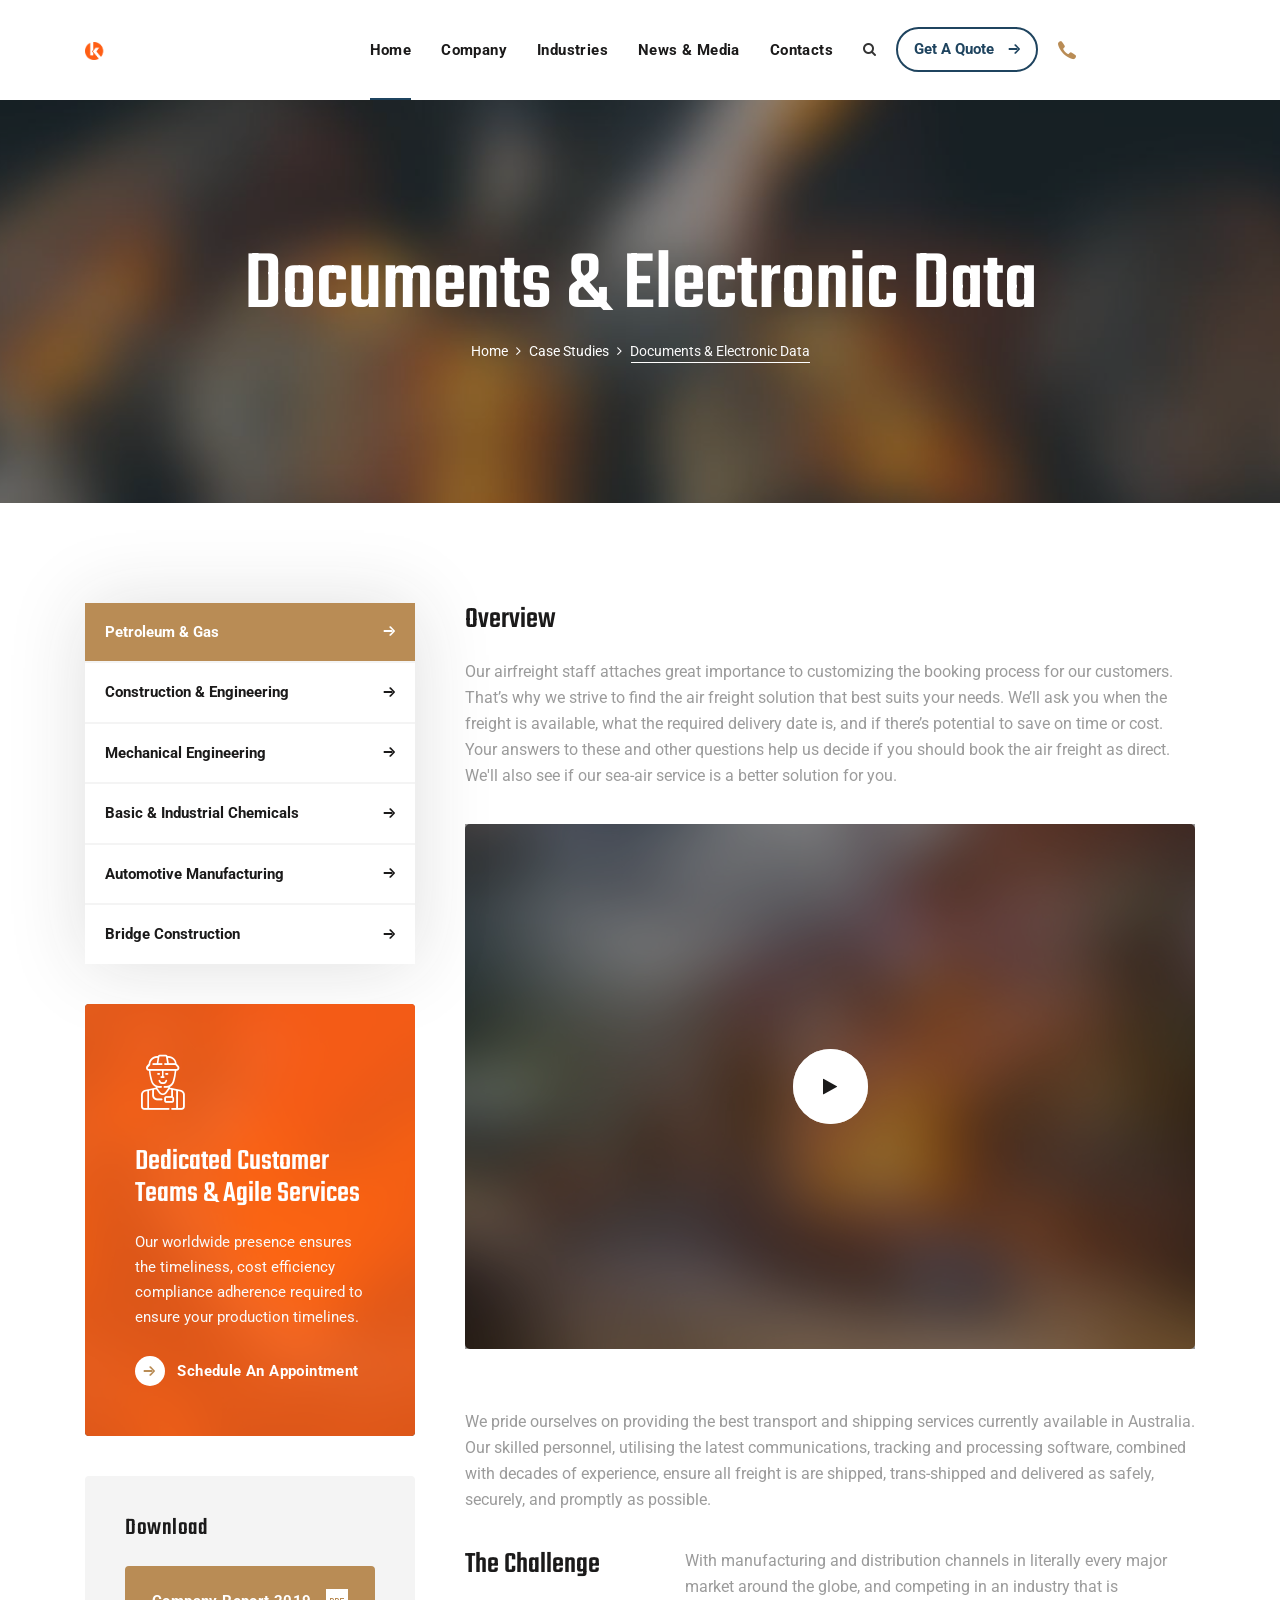
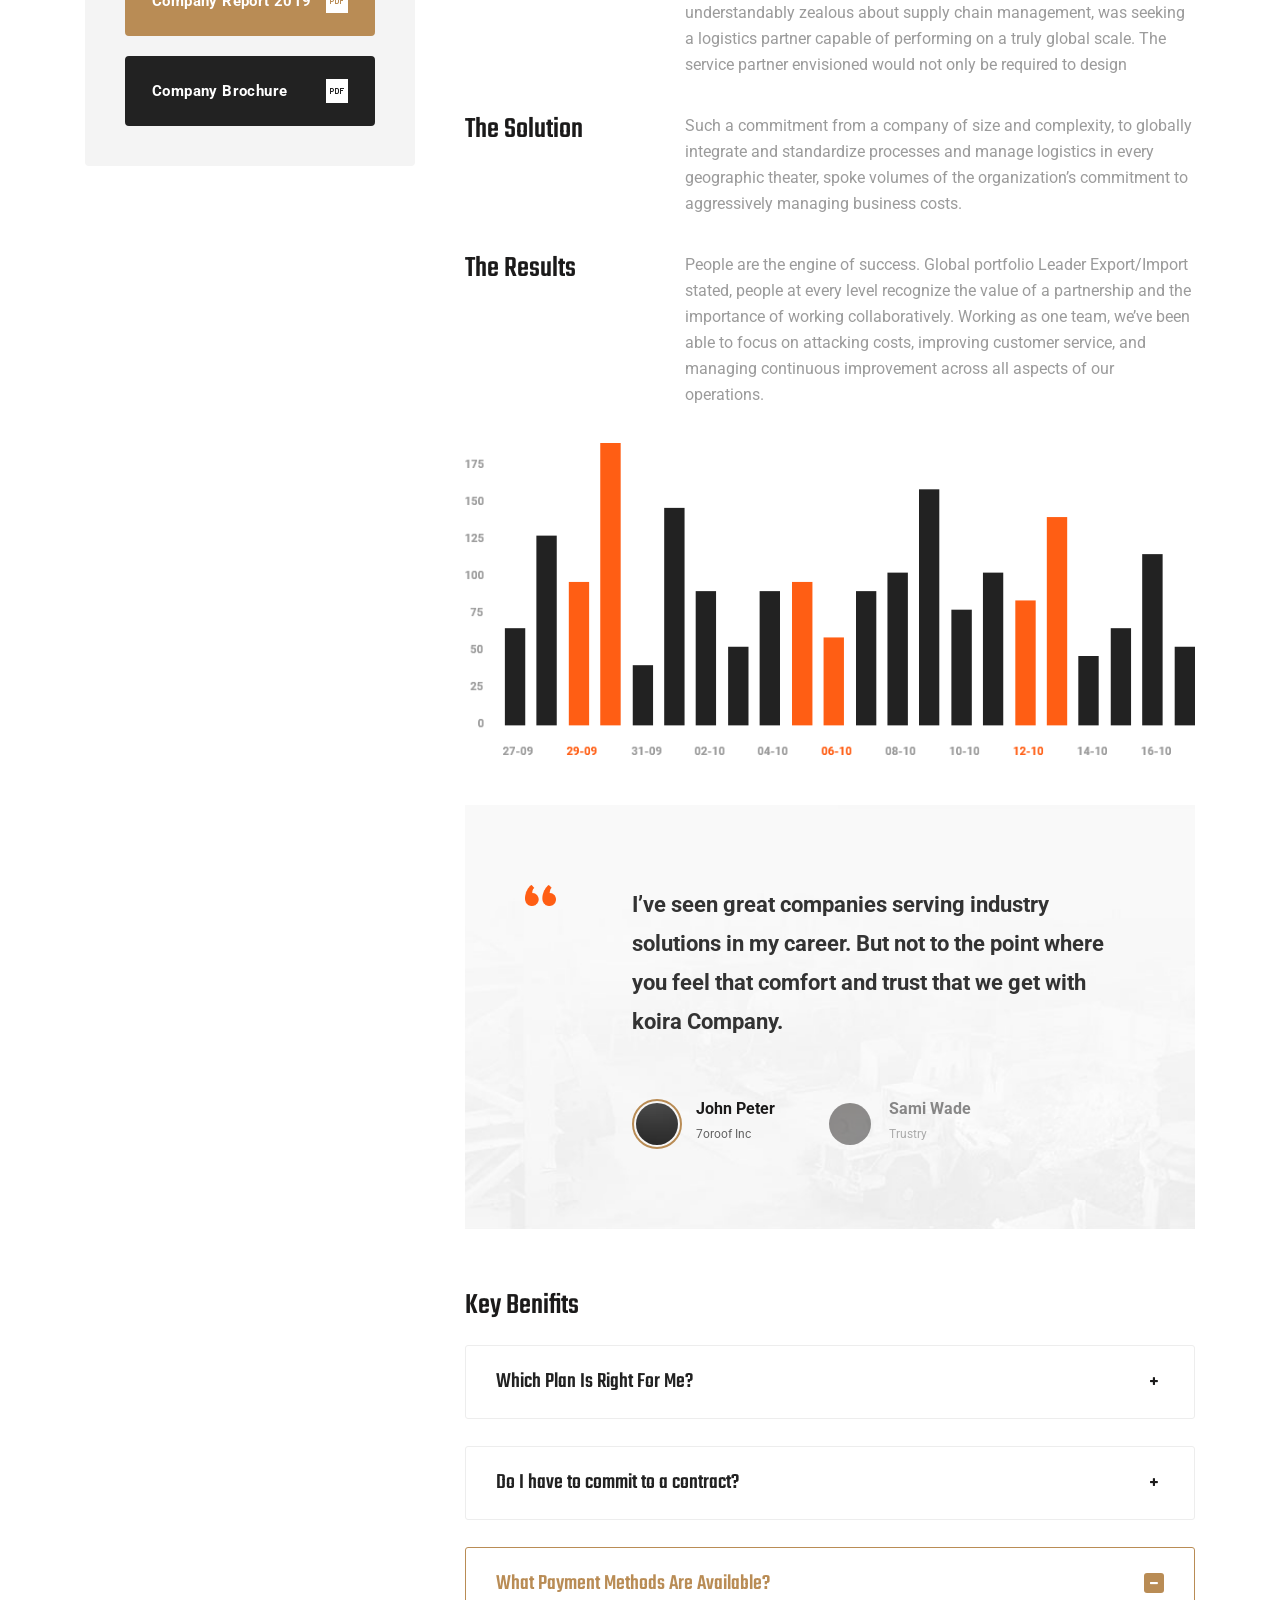
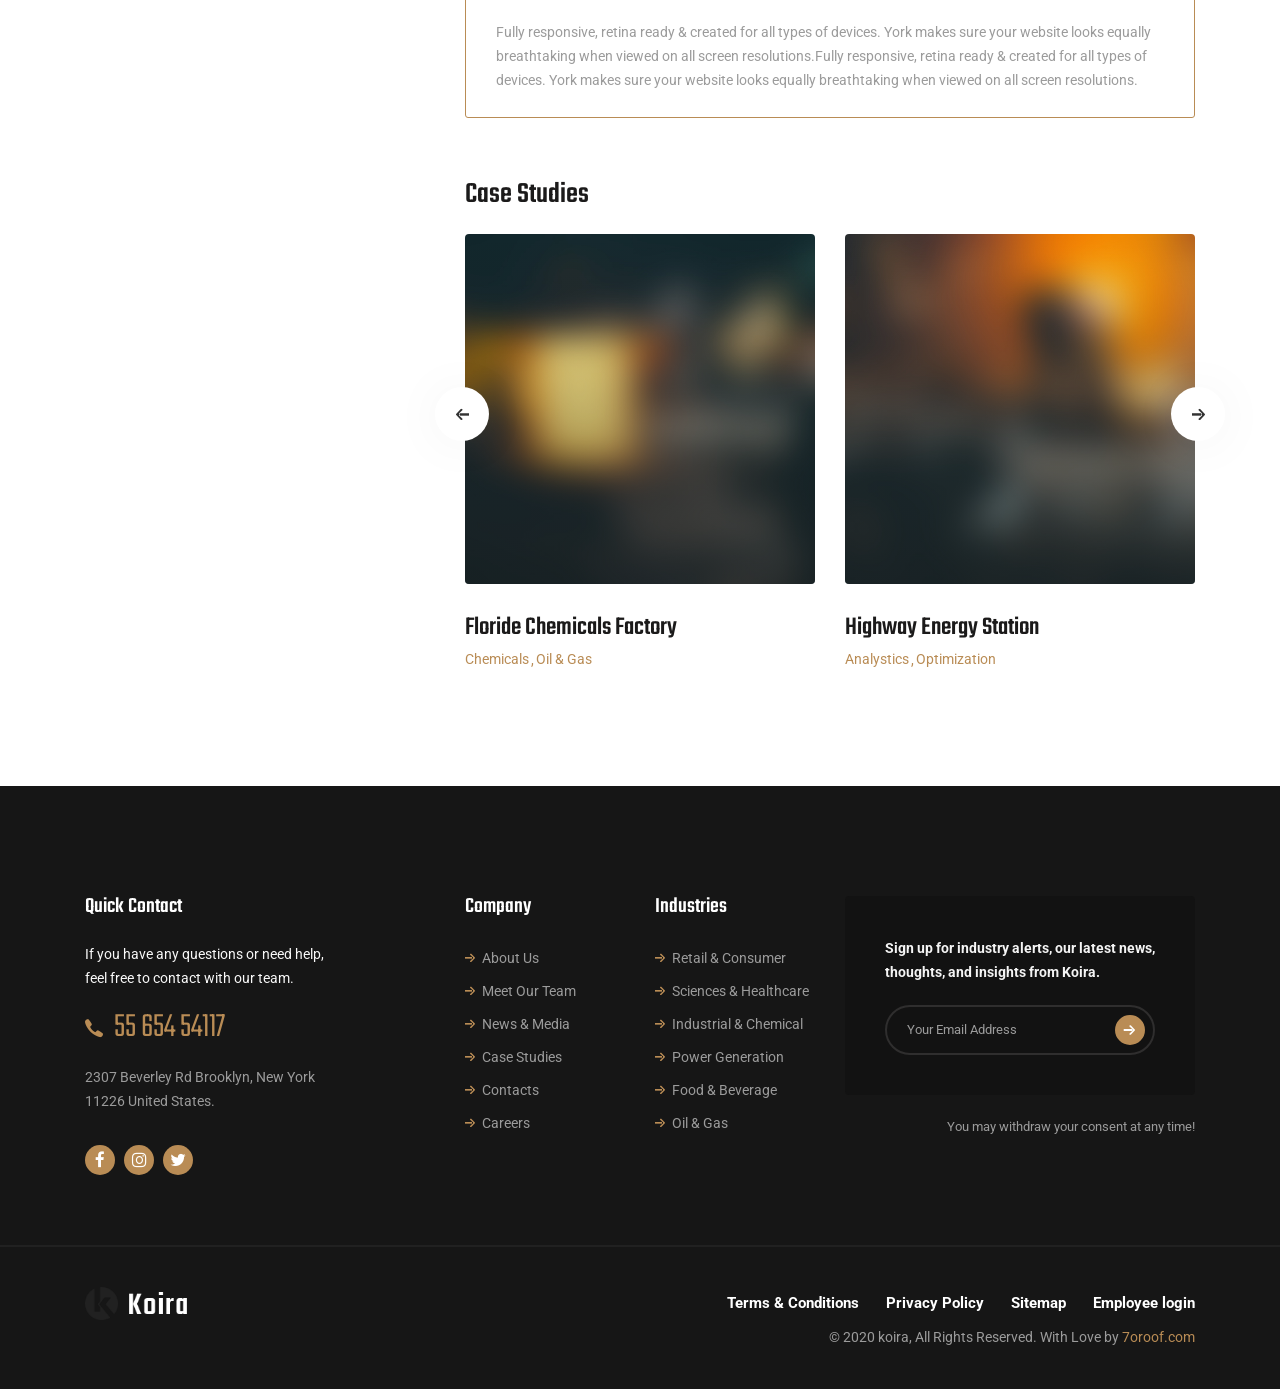
<file: case-studies-single.html>
<!DOCTYPE html>
<html lang="en">

<head>
  <meta charset="UTF-8" />
  <meta name="viewport" content="width=device-width, initial-scale=1.0" />
  <meta http-equiv="X-UA-Compatible" content="ie=edge" />
  <meta name="description" content="koira - Factory and Manufacturing Html Template">
  <link href="assets/images/favicon/favicon.png" rel="icon">
  <title>koira - Factory and Manufacturing Html Template</title>
  <link rel="stylesheet"
    href="https://fonts.googleapis.com/css?family=Roboto:400,500,700%7cTeko:400,500,600,700&display=swap">
  <link rel="stylesheet" href="assets/css/libraries.css">
  <link rel="stylesheet" href="assets/css/style.css">
</head>

<body>
  <div class="wrapper">
    <!-- =========================
        Header
    =========================== -->
    <header id="header" class="header header-transparent">
      <nav class="navbar navbar-expand-lg sticky-navbar">
        <div class="container">
          <a class="navbar-brand" href="index.html">
            <img src="assets/images/logo/logo-light.png" class="logo-light" alt="logo">
            <img src="assets/images/logo/logo-dark.png" class="logo-dark" alt="logo">
          </a>
          <button class="navbar-toggler" type="button">
            <span class="menu-lines"><span></span></span>
          </button>
          <div class="collapse navbar-collapse" id="mainNavigation">
            <ul class="navbar-nav ml-auto">
              <li class="nav__item with-dropdown">
                <a href="index.html" class="dropdown-toggle nav__item-link active">Home</a>
                <i class="fa fa-angle-right" data-toggle="dropdown"></i>
                <ul class="dropdown-menu">
                  <li class="nav__item"><a href="index.html" class="nav__item-link">Home Moderm</a></li>
                  <!-- /.nav-item -->
                  <li class="nav__item"><a href="home-classic.html" class="nav__item-link">Home classic</a></li>
                  <!-- /.nav-item -->
                </ul><!-- /.dropdown-menu -->
              </li><!-- /.nav-item -->
              <li class="nav__item with-dropdown">
                <a href="about-us.html" class="dropdown-toggle nav__item-link">Company</a>
                <i class="fa fa-angle-right" data-toggle="dropdown"></i>
                <ul class="dropdown-menu">
                  <li class="nav__item"><a href="about-us.html" class="nav__item-link">About Us</a></li>
                  <!-- /.nav-item -->
                  <li class="nav__item"><a href="why-us.html" class="nav__item-link">Why Choose Us</a></li>
                  <!-- /.nav-item -->
                  <li class="nav__item"><a href="leadership-team.html" class="nav__item-link">Leadership Team</a></li>
                  <!-- /.nav-item -->
                  <li class="nav__item"><a href="pricing.html" class="nav__item-link">Pricing & Plans</a></li>
                  <!-- /.nav-item -->
                  <li class="nav__item"><a href="faqs.html" class="nav__item-link">Help & FAQs</a></li>
                  <!-- /.nav-item -->
                  <li class="nav__item"><a href="careers.html" class="nav__item-link">careers</a></li>
                  <!-- /.nav-item -->
                </ul><!-- /.dropdown-menu -->
              </li><!-- /.nav-item -->
              <li class="nav__item with-dropdown">
                <a href="Industries-industry-served.html" class="dropdown-toggle nav__item-link">Industries</a>
                <i class="fa fa-angle-right" data-toggle="dropdown"></i>
                <ul class="dropdown-menu wide-dropdown-menu">
                  <li class="nav__item">
                    <div class="row mx-0">
                      <div class="col-sm-6 dropdown-menu-col">
                        <h6>Industries Served</h6>
                        <ul class="nav flex-column">
                          <li class="nav__item">
                            <a class="nav__item-link" href="industries-single-industry.html">Petroleum & Gas</a>
                          </li> <!-- /.nav-item -->
                          <li class="nav__item">
                            <a class="nav__item-link" href="industries-single-industry.html">Construction &
                              Engineering</a>
                          </li> <!-- /.nav-item -->
                          <li class="nav__item">
                            <a class="nav__item-link" href="industries-single-industry.html">Mechanical Engineering</a>
                          </li> <!-- /.nav-item -->
                          <li class="nav__item">
                            <a class="nav__item-link" href="industries-single-industry.html">Industrial Chemicals</a>
                          </li> <!-- /.nav-item -->
                          <li class="nav__item">
                            <a class="nav__item-link" href="industries-single-industry.html">Automotive
                              Manufacturing</a>
                          </li> <!-- /.nav-item -->
                          <li class="nav__item">
                            <a class="nav__item-link" href="industries-single-industry.html">Bridge Construction</a>
                          </li><!-- /.nav-item -->
                        </ul>
                      </div><!-- /.col-sm-6 -->
                      <div class="col-sm-6 dropdown-menu-col">
                        <h6>Industry Sectors</h6>
                        <ul class="nav flex-column">
                          <li class="nav__item">
                            <a class="nav__item-link" href="industries-single-sector.html">Retail & Consumer</a>
                          </li> <!-- /.nav-item -->
                          <li class="nav__item">
                            <a class="nav__item-link" href="industries-single-sector.html">Sciences & Healthcare</a>
                          </li> <!-- /.nav-item -->
                          <li class="nav__item">
                            <a class="nav__item-link" href="industries-single-sector.html">Industrial & Chemical</a>
                          </li> <!-- /.nav-item -->
                          <li class="nav__item">
                            <a class="nav__item-link" href="industries-single-sector.html">Power Generation</a>
                          </li> <!-- /.nav-item -->
                          <li class="nav__item">
                            <a class="nav__item-link" href="industries-single-sector.html">Food & Beverage</a>
                          </li> <!-- /.nav-item -->
                          <li class="nav__item">
                            <a class="nav__item-link" href="industries-single-sector.html">Oil & Gas</a>
                          </li><!-- /.nav-item -->
                        </ul>
                      </div><!-- /.col-sm-6 -->
                    </div><!-- /.row -->
                  </li><!-- /.nav-item -->
                </ul><!-- /.dropdown-menu -->
              </li><!-- /.nav-item -->
              <li class="nav__item with-dropdown">
                <a href="blog.html" class="dropdown-toggle nav__item-link">News & Media</a>
                <i class="fa fa-angle-right" data-toggle="dropdown"></i>
                <ul class="dropdown-menu">
                  <li class="nav__item">
                    <a href="blog.html" class="nav__item-link">Our Blog</a>
                  </li><!-- /.nav-item -->
                  <li class="nav__item">
                    <a href="blog-single-post.html" class="nav__item-link">Single Blog Post</a>
                  </li><!-- /.nav-item -->
                  <li class="nav__item">
                    <a href="case-studies-grid.html" class="nav__item-link">Case Studies Grid</a>
                  </li><!-- /.nav-item -->
                  <li class="nav__item">
                    <a href="case-studies-single.html" class="nav__item-link">Single Case Study</a>
                  </li><!-- /.nav-item -->
                </ul><!-- /.dropdown-menu -->
              </li><!-- /.nav-item -->
              <li class="nav__item">
                <a href="contacs.html" class="nav__item-link">Contacts</a>
              </li><!-- /.nav-item -->
            </ul><!-- /.navbar-nav -->
          </div><!-- /.navbar-collapse -->
          <div class="navbar-modules">
            <ul class="list-unstyled d-flex align-items-center modules__btns-list">
              <li><a href="#" class="module__btn module__btn-search"><i class="fa fa-search"></i></a></li>
              <li class="d-none d-lg-block"><a href="request-quote.html"
                  class="btn btn__primary btn__bordered module__btn-request">
                  <span>Get A Quote</span><i class="icon-arrow-right"></i>
                </a></li>
              <li class="d-none d-lg-block">
                <div class="module__btn module__btn-phone d-flex align-items-center">
                  <i class="icon-phone"></i>
                  <a href="tel:5565454117">55 654 541 17</a>
                </div>
              </li>
            </ul><!-- /.modules-wrapper -->
          </div><!-- /.navbar-modules -->
        </div><!-- /.container -->
      </nav><!-- /.navabr -->
    </header><!-- /.Header -->

    <!-- ========================
         page title 
      =========================== -->
    <section id="page-title" class="page-title page-title-layout10 bg-overlay bg-parallax text-center">
      <div class="bg-img"><img src="assets/images/page-titles/13.jpg" alt="background"></div>
      <div class="container">
        <div class="row">
          <div class="col-sm-12 col-md-12 col-lg-12">
            <h1 class="pagetitle__heading">Documents & Electronic Data</h1>
            <nav aria-label="breadcrumb">
              <ol class="breadcrumb justify-content-center">
                <li class="breadcrumb-item"><a href="#">Home</a></li>
                <li class="breadcrumb-item"><a href="#">Case Studies</a></li>
                <li class="breadcrumb-item active" aria-current="page">Documents & Electronic Data</li>
              </ol>
            </nav>
          </div><!-- /.col-lg-12 -->
        </div><!-- /.row -->
      </div><!-- /.container -->
    </section><!-- /.page-title -->

    <!-- ======================
      Text Content Section
    ========================= -->
    <section id="textContentSection" class="text-content-section">
      <div class="container">
        <div class="row">
          <div class="col-sm-12 col-md-12 col-lg-4">
            <aside class="sidebar mb-30">
              <div class="widget widget-categories p-0">
                <div class="widget-content">
                  <ul class="list-unstyled">
                    <li>
                      <a href="#" class="active"><span>Petroleum &amp; Gas</span><i class="icon-arrow-right"></i></a>
                    </li>
                    <li>
                      <a href="#"><span>Construction &amp; Engineering</span><i class="icon-arrow-right"></i></a>
                    </li>
                    <li>
                      <a href="#"><span>Mechanical Engineering</span><i class="icon-arrow-right"></i></a>
                    </li>
                    <li>
                      <a href="#"><span>Basic &amp; Industrial Chemicals</span><i class="icon-arrow-right"></i></a>
                    </li>
                    <li>
                      <a href="#"><span>Automotive Manufacturing</span><i class="icon-arrow-right"></i></a>
                    </li>
                    <li>
                      <a href="#"><span>Bridge Construction</span><i class="icon-arrow-right"></i></a>
                    </li>
                  </ul>
                </div><!-- /.widget-content -->
              </div><!-- /.widget-categories -->
              <div class="widget widget-help bg-overlay bg-overlay-theme">
                <div class="bg-img"><img src="assets/images/banners/2.jpg" alt="background"></div>
                <div class="widget__content">
                  <div class="widget__icon">
                    <i class="icon-worker-2"></i>
                  </div>
                  <h5>Dedicated Customer Teams & Agile Services</h5>
                  <p>Our worldwide presence ensures the timeliness, cost efficiency compliance adherence required to
                    ensure your production timelines.</p>
                  <a href="#" class="btn btn__white btn__link">
                    <i class="icon-arrow-right"></i> <span>Schedule An Appointment</span>
                  </a>
                </div><!-- /.widget-download -->
              </div><!-- /.widget-help -->
              <div class="widget widget-download">
                <h5 class="widget__title">Download</h5>
                <div class="widget__content">
                  <a href="#" class="btn btn__primary btn__block mb-20">
                    <span>Company Report 2019</span>
                    <img src="assets/images/icons/pdf.png" alt="pdf">
                  </a>
                  <a href="#" class="btn btn__secondary btn__block btn__hover3">
                    <span>Company Brochure</span>
                    <img src="assets/images/icons/pdf.png" alt="pdf">
                  </a>
                </div><!-- /.widget-content -->
              </div><!-- /.widget-download -->
            </aside><!-- /.sidebar -->
          </div><!-- /.col-lg-4 -->
          <div class="col-sm-12 col-md-12 col-lg-8">
            <div class="text__block">
              <h5 class="text__block-title">Overview</h5>
              <p class="text__block-desc">Our airfreight staff attaches great importance to customizing the booking
                process for our customers.
                That’s why we strive to find the air freight solution that best suits your needs. We’ll ask you when
                the freight is available, what the required delivery date is, and if there’s potential to save on time
                or cost. Your answers to these and other questions help us decide if you should book the air freight
                as direct. We'll also see if our sea-air service is a better solution for you.</p>
              <div class="video-banner bg-overlay mb-60">
                <div class="bg-img"><img src="assets/images/banners/1.jpg" alt="background"></div>
                <div class="video__btn video__btn-white text-center">
                  <a class="popup-video" href="https://www.youtube.com/watch?4=&v=TKnufs85hXk">
                    <span class="video__player-animation"></span>
                    <span class="video__player-animation video__player-animation-2"></span>
                    <div class="video__player">
                      <i class="fa fa-play"></i>
                    </div>
                  </a>
                </div>
              </div><!-- /.video -->
              <p class="text__block-desc">We pride ourselves on providing the best transport and shipping services
                currently available in Australia. Our skilled personnel, utilising the latest communications, tracking
                and processing software, combined with decades of experience, ensure all freight is are shipped,
                trans-shipped and delivered as safely, securely, and promptly as possible.</p>
            </div><!-- /.text-block -->
            <div class="text__block-2">
              <h5 class="text__block-title">The Challenge</h5>
              <p class="text__block-desc">With manufacturing and distribution channels in literally every major
                market around the globe, and competing in an industry that is understandably zealous about supply
                chain management, was seeking a logistics partner capable of performing on a truly global scale. The
                service partner envisioned would not only be required to design</p>
            </div><!-- /.text-block -->
            <div class="text__block-2">
              <h5 class="text__block-title">The Solution</h5>
              <p class="text__block-desc">Such a commitment from a company of size and complexity, to globally
                integrate and standardize processes and manage logistics in every geographic theater, spoke volumes of
                the organization’s commitment to aggressively managing business costs.</p>
            </div><!-- /.text-block -->
            <div class="text__block-2">
              <h5 class="text__block-title">The Results</h5>
              <p class="text__block-desc">People are the engine of success. Global portfolio Leader Export/Import
                stated, people at every level recognize the value of a partnership and the importance of working
                collaboratively. Working as one team, we’ve been able to focus on attacking costs, improving customer
                service, and managing continuous improvement across all aspects of our operations.</p>
            </div><!-- /.text-block -->
            <img src="assets/images/charts/1.png" alt="chart" class="img-fluid mb-50">

            <div class="testimonial-wrap-panel mb-60">
              <div class="bg-img"><img src="assets/images/backgrounds/1.jpg" alt="background"></div>
              <div class="testimonials testimonials-layout2">
                <div class="row">
                  <div class="col-12 col-sm-2 col-md-2 col-lg-2">
                    <img src="assets/images/testimonials/quote-icon.png" alt="quote-icon" class="mb-20">
                  </div><!-- /.col-lg-1 -->
                  <div class="co-12 col-sm-10 col-md-10 col-lg-10">
                    <div class="owl-carousel thumbs-carousel " data-slider-id="1" data-nav="false" data-dots="false">
                      <!-- Testimonial #1 -->
                      <div class=" testimonial-item">
                        <div class="testimonial__content">
                          <p class="testimonial__desc">I’ve seen great companies serving industry solutions in my
                            career. But not to the point where you feel that comfort and trust that we get with koira
                            Company.</p>
                        </div><!-- /.testimonial-content -->
                      </div><!-- /. testimonial-item -->
                      <!-- Testimonial #2 -->
                      <div class=" testimonial-item">
                        <div class="testimonial__content">
                          <p class="testimonial__desc">I’ve seen great companies serving industry solutions in my
                            career. But not to the point where you feel that comfort and trust that we get with koira
                            Company.</p>
                        </div><!-- /.testimonial-content -->
                      </div><!-- /. testimonial-item -->
                    </div>
                    <div class="owl-thumbs" data-slider-id="1">
                      <button class="owl-thumb-item">
                        <span class="testimonial__thumb">
                          <img src="assets/images/testimonials/thumbs/1.jpg" alt="author thumb">
                        </span><!-- /.testimonial-thumb -->
                        <span class="testimonial__meta">
                          <span class="testimonial__meta-title">John Peter</span>
                          <span class="testimonial__meta-desc">7oroof Inc</span>
                        </span><!-- /.testimonial-meta -->
                      </button>
                      <button class="owl-thumb-item">
                        <span class="testimonial__thumb">
                          <img src="assets/images/testimonials/thumbs/2.jpg" alt="author thumb">
                        </span><!-- /.testimonial-thumb -->
                        <span class="testimonial__meta">
                          <span class="testimonial__meta-title">Sami Wade</span>
                          <span class="testimonial__meta-desc">Trustry</span>
                        </span><!-- /.testimonial-meta -->
                      </button>
                    </div><!-- /.owl-thumbs -->
                  </div><!-- /.col-lg-12 -->
                </div><!-- /.row -->
              </div><!-- /. testimonial-layout 2 -->
            </div><!-- /. testimonial-wrap -->
            <h5>Key Benifits</h5>
            <div id="accordion" class="mb-60">
              <div class="accordion-item">
                <div class="accordion__item-header" data-toggle="collapse" data-target="#collapse1">
                  <a class="accordion__item-title" href="#">Which Plan Is Right For Me?</a>
                </div><!-- /.accordion-item-header -->
                <div id="collapse1" class="collapse" data-parent="#accordion">
                  <div class="accordion__item-body">
                    <p>Fully responsive, retina ready & created for all types of devices. York makes sure your website
                      looks equally breathtaking when viewed on all screen resolutions.Fully responsive, retina ready
                      & created for all types of devices. York makes sure your website looks equally breathtaking when
                      viewed on all screen resolutions.</p>
                  </div><!-- /.accordion-item-body -->
                </div>
              </div><!-- /.accordion-item -->
              <div class="accordion-item">
                <div class="accordion__item-header" data-toggle="collapse" data-target="#collapse2">
                  <a class="accordion__item-title" href="#">Do I have to commit to a contract?</a>
                </div><!-- /.accordion-item-header -->
                <div id="collapse2" class="collapse" data-parent="#accordion">
                  <div class="accordion__item-body">
                    <p>Fully responsive, retina ready & created for all types of devices. York makes sure your website
                      looks equally breathtaking when viewed on all screen resolutions.Fully responsive, retina ready
                      & created for all types of devices. York makes sure your website looks equally breathtaking when
                      viewed on all screen resolutions.</p>
                  </div><!-- /.accordion-item-body -->
                </div>
              </div><!-- /.accordion-item -->
              <div class="accordion-item opened">
                <div class="accordion__item-header" data-toggle="collapse" data-target="#collapse3">
                  <a class="accordion__item-title" href="#">What Payment Methods Are Available?</a>
                </div><!-- /.accordion-item-header -->
                <div id="collapse3" class="collapse show" data-parent="#accordion">
                  <div class="accordion__item-body">
                    <p>Fully responsive, retina ready & created for all types of devices. York makes sure your website
                      looks equally breathtaking when viewed on all screen resolutions.Fully responsive, retina ready
                      & created for all types of devices. York makes sure your website looks equally breathtaking when
                      viewed on all screen resolutions.</p>
                  </div><!-- /.accordion-item-body -->
                </div>
              </div><!-- /.accordion-item -->
            </div><!-- /.accordion -->
            <h5>Case Studies</h5>
            <div class="portfolio-carousel">
              <div class="carousel owl-carousel carousel-arrows" data-slide="2" data-slide-md="2" data-slide-sm="1"
                data-autoplay="true" data-nav="true" data-dots="false" data-space="30" data-loop="true"
                data-speed="800">
                <div class="portfolio-item">
                  <div class="portfolio__img">
                    <img src="assets/images/case-studies/1.jpg" alt="portfolio img">
                  </div><!-- /.portfolio-img -->
                  <div class="portfolio__content">
                    <h4 class="portfolio__title"><a href="#">Floride Chemicals Factory</a></h4>
                    <div class="portfolio__cat">
                      <a href="#">Chemicals</a><a href="#">Oil & Gas</a>
                    </div><!-- /.portfolio-cat -->
                  </div><!-- /.portfolio-content -->
                </div><!-- /.portfolio-item -->
                <div class="portfolio-item">
                  <div class="portfolio__img">
                    <img src="assets/images/case-studies/2.jpg" alt="portfolio img">
                  </div><!-- /.portfolio-img -->
                  <div class="portfolio__content">
                    <h4 class="portfolio__title"><a href="#">Highway Energy Station</a></h4>
                    <div class="portfolio__cat">
                      <a href="#">Analystics</a><a href="#">Optimization</a>
                    </div><!-- /.portfolio-cat -->
                  </div><!-- /.portfolio-content -->
                </div><!-- /.portfolio-item -->
                <div class="portfolio-item">
                  <div class="portfolio__img">
                    <img src="assets/images/case-studies/3.jpg" alt="portfolio img">
                  </div><!-- /.portfolio-img -->
                  <div class="portfolio__content">
                    <h4 class="portfolio__title"><a href="#">Minimize Manufacturing Cost</a></h4>
                    <div class="portfolio__cat">
                      <a href="#">Construction</a><a href="#">Energy</a>
                    </div><!-- /.portfolio-cat -->
                  </div><!-- /.portfolio-content -->
                </div><!-- /.portfolio-item -->
                <div class="portfolio-item">
                  <div class="portfolio__img">
                    <img src="assets/images/case-studies/4.jpg" alt="portfolio img">
                    <a href="#" class="zoom__icon"></a>
                  </div><!-- /.portfolio-img -->
                  <div class="portfolio__content">
                    <h4 class="portfolio__title"><a href="#">Warehouse Hand Inventory</a></h4>
                    <div class="portfolio__cat">
                      <a href="#">Analystics</a><a href="#">Optimization</a>
                    </div><!-- /.portfolio-cat -->
                  </div><!-- /.portfolio-content -->
                </div><!-- /.portfolio-item -->
              </div><!-- /.carousel -->
            </div><!-- /.portfolio-carousel -->
          </div><!-- /.col-lg-8 -->
        </div><!-- /.row -->
      </div><!-- /.container -->
    </section><!-- /.Text Content Section -->

    <!-- ========================
      Footer
    ========================== -->
    <footer id="footer" class="footer">
      <div class="footer-top">
        <div class="container">
          <div class="row">
            <div class="col-sm-12 col-md-12 col-lg-4 col-xl-3 footer__widget footer__widget-about">
              <h6 class="footer__widget-title">Quick Contact</h6>
              <div class="footer__widget-content">
                <p class="color-gray">If you have any questions or need help, feel free to contact with our team.</p>
                <p class="footer__contact-phone">
                  <i class="icon-phone"></i>
                  <a href="tel:5565454117">55 654 54117</a>
                </p>
                <p>2307 Beverley Rd Brooklyn, New York <br>11226 United States.</p>
                <ul class="social__icons">
                  <li><a href="#"><i class="fa fa-facebook"></i></a></li>
                  <li><a href="#"><i class="fa fa-instagram"></i></a></li>
                  <li><a href="#"><i class="fa fa-twitter"></i></a></li>
                </ul><!-- /.social-icons -->
              </div>
            </div><!-- /.col-xl-3 -->
            <div class="col-6 col-sm-6 col-md-6 col-lg-3 col-xl-2 offset-xl-1 footer__widget footer__widget-nav">
              <h6 class="footer__widget-title">Company</h6>
              <div class="footer__widget-content">
                <nav>
                  <ul class="list-unstyled">
                    <li><a href="#">About Us</a></li>
                    <li><a href="#">Meet Our Team</a></li>
                    <li><a href="#">News & Media</a></li>
                    <li><a href="#">Case Studies</a></li>
                    <li><a href="#">Contacts</a></li>
                    <li><a href="#">Careers</a></li>
                  </ul>
                </nav>
              </div><!-- /.footer-widget-content -->
            </div><!-- /.col-xl-2 -->
            <div class="col-6 col-sm-6 col-md-6 col-lg-3 col-xl-2 footer__widget footer__widget-nav">
              <h6 class="footer__widget-title">Industries</h6>
              <div class="footer__widget-content">
                <nav>
                  <ul class="list-unstyled">
                    <li><a href="#">Retail & Consumer</a></li>
                    <li><a href="#">Sciences & Healthcare</a></li>
                    <li><a href="#">Industrial & Chemical</a></li>
                    <li><a href="#">Power Generation</a></li>
                    <li><a href="#">Food & Beverage</a></li>
                    <li><a href="#">Oil & Gas</a></li>
                  </ul>
                </nav>
              </div><!-- /.footer-widget-content -->
            </div><!-- /.col-xl-2 -->
            <div class="col-sm-12 col-md-10 col-lg-6 col-xl-4 footer__widget footer__widget-newsletter">
              <div class="footer__widget-content">
                <p>Sign up for industry alerts, our latest news, thoughts, and insights from Koira.</p>
                <form class="widget__newsletter-form">
                  <div class="form-group mb-0">
                    <input type="text" class="form-control" placeholder="Your Email Address">
                    <button type="submit" class="btn btn__primary btn__hover2">
                      <i class="icon-arrow-right"></i>
                    </button>
                  </div>
                </form>
              </div><!-- /.footer-widget-content -->
              <p class="text-right fz-13 mt-20 mb-0">You may withdraw your consent at any time!</p>
            </div><!-- /.col-xl-4 -->
          </div><!-- /.row -->
        </div><!-- /.container -->
      </div><!-- /.footer-top -->
      <div class="footer-bottom">
        <div class="container">
          <div class="row">
            <div class="col-sm-12 col-md-3 col-lg-3">
              <img src="assets/images/logo/logo-footer.png" alt="logo">
            </div><!-- /.col-lg-3 -->
            <div class="col-sm-12 col-md-9 col-lg-9 text-right">
              <div class="footer__copyright">
                <nav>
                  <ul class="footer__copyright-links list-unstyled d-flex flex-wrap justify-content-end">
                    <li><a href="#">Terms & Conditions </a></li>
                    <li><a href="#">Privacy Policy</a></li>
                    <li><a href="#">Sitemap</a></li>
                    <li><a href="#">Employee login</a></li>
                  </ul>
                </nav>
                <p class="mb-0"> &copy; 2020 koira, All Rights Reserved. With Love by
                  <a href="http://themeforest.net/user/7oroof">7oroof.com</a>
                </p>
              </div><!-- /.Footer-copyright -->
            </div><!-- /.col-lg-9 -->
          </div><!-- /.row -->
        </div><!-- /.container -->
      </div><!-- /.Footer-bottom -->
    </footer><!-- /.Footer -->
    <button id="scrollTopBtn"><i class="fa fa-long-arrow-up"></i></button>

    <div class="module__search-container">
      <i class="fa fa-times close-search"></i>
      <form class="module__search-form">
        <input type="text" class="search__input" placeholder="Type Words Then Enter">
        <button class="module__search-btn"><i class="fa fa-search"></i></button>
      </form>
    </div><!-- /.module-search-container -->

  </div><!-- /.wrapper -->

  <script src="assets/js/jquery-3.3.1.min.js"></script>
  <script src="assets/js/plugins.js"></script>
  <script src="assets/js/main.js"></script>
</body>

</html>
</file>
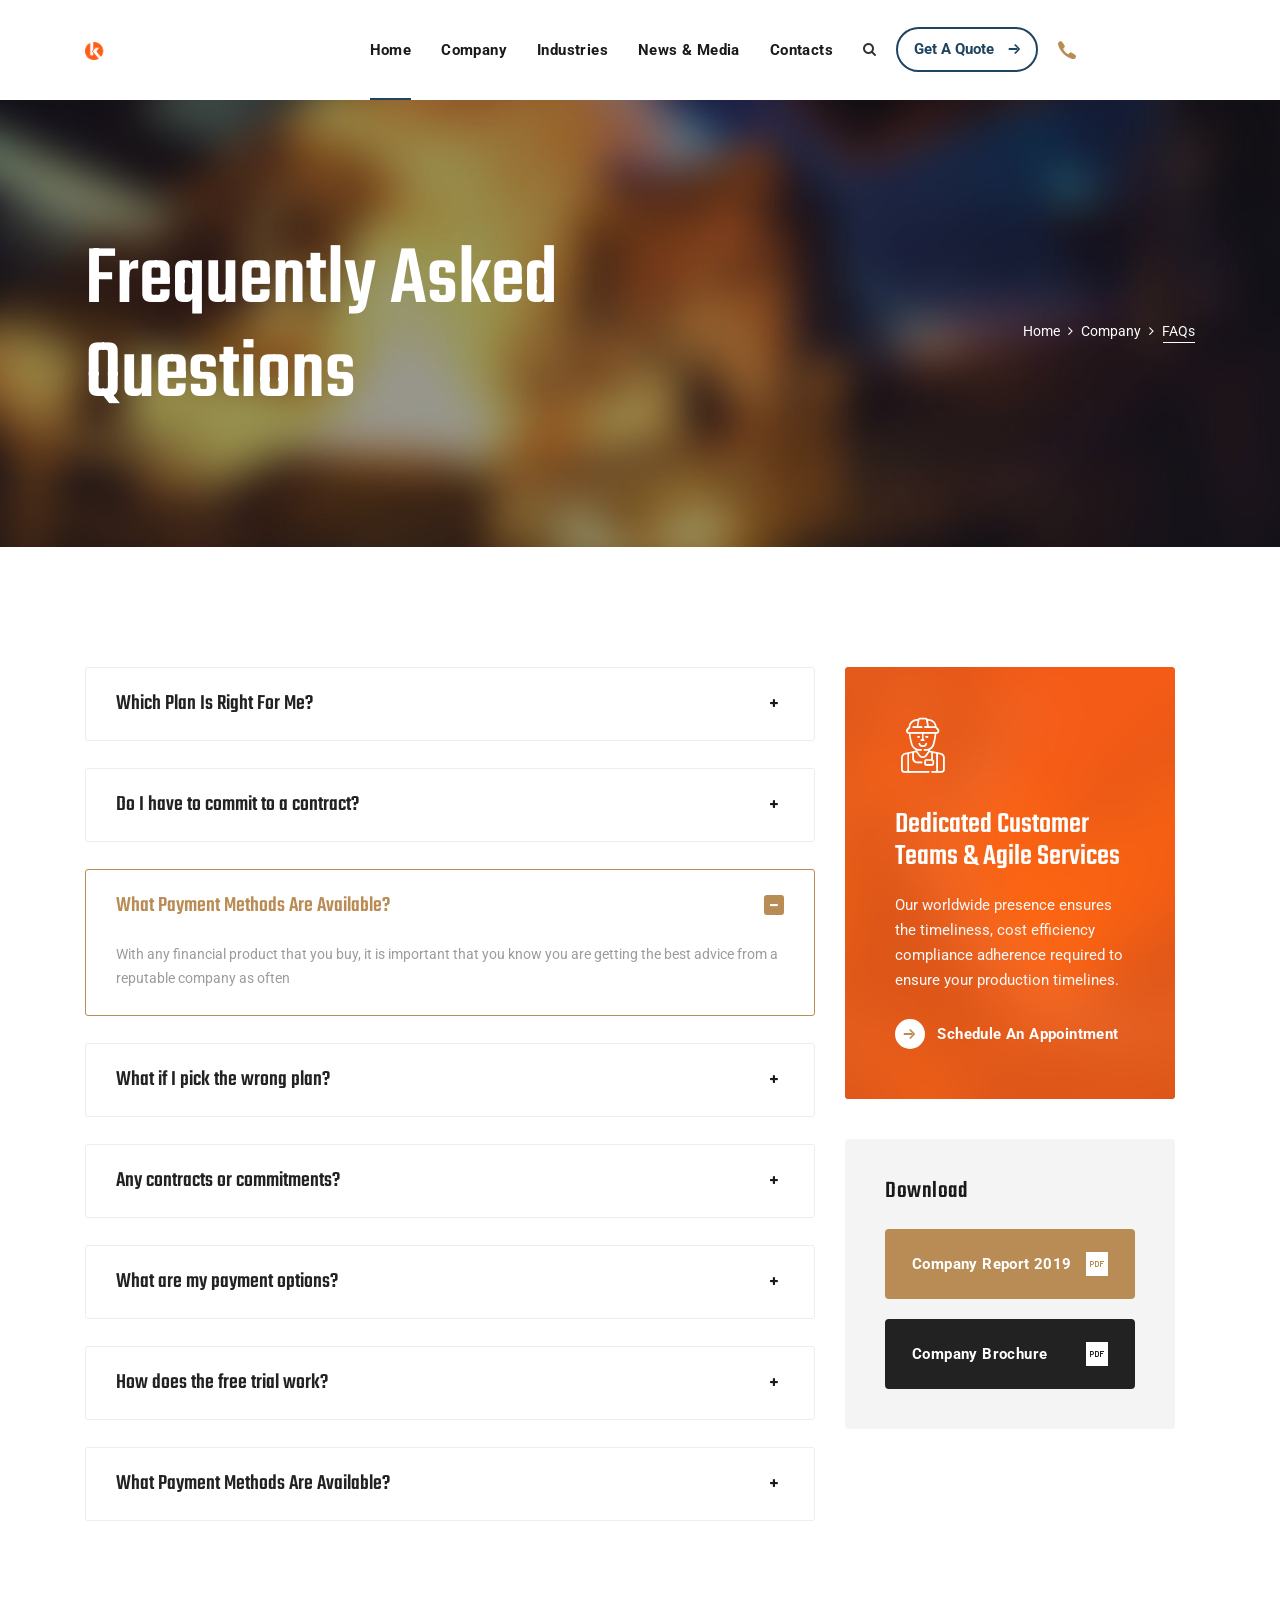
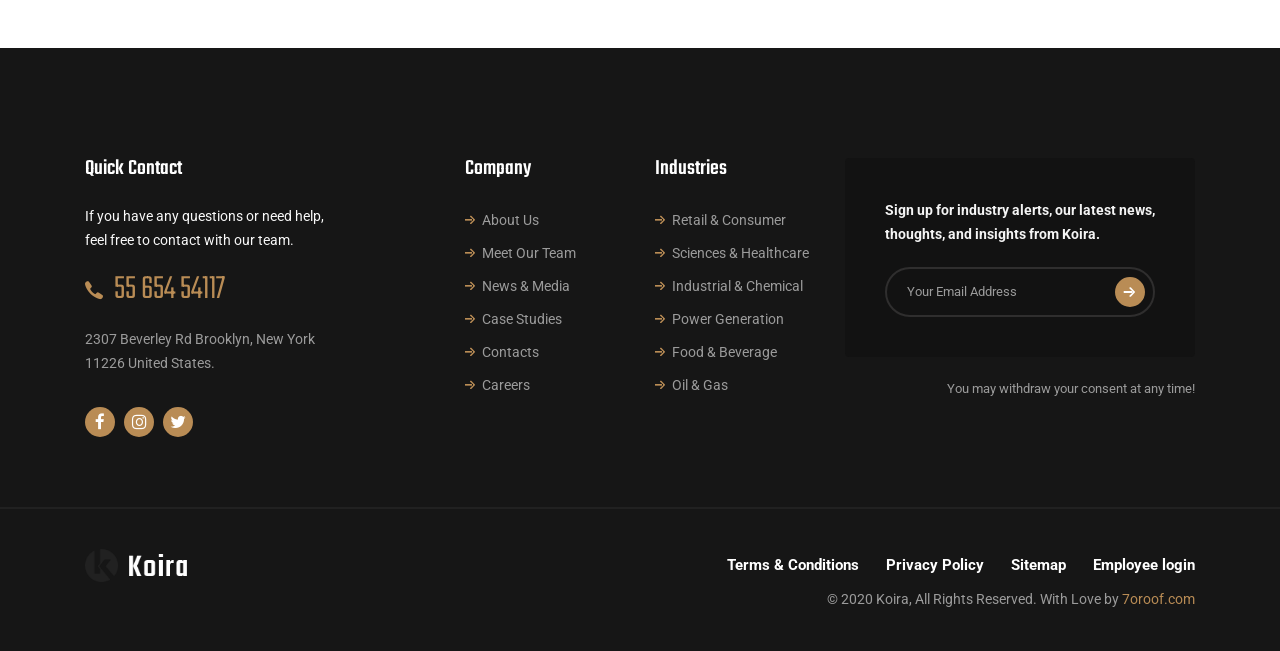
<file: faqs.html>
<!DOCTYPE html>
<html lang="en">

<head>
  <meta charset="UTF-8" />
  <meta name="viewport" content="width=device-width, initial-scale=1.0" />
  <meta http-equiv="X-UA-Compatible" content="ie=edge" />
  <meta name="description" content="koira - Factory and Manufacturing Html Template">
  <link href="assets/images/favicon/favicon.png" rel="icon">
  <title>koira - Factory and Manufacturing Html Template</title>
  <link rel="stylesheet"
    href="https://fonts.googleapis.com/css?family=Roboto:400,500,700%7cTeko:400,500,600,700&display=swap">
  <link rel="stylesheet" href="assets/css/libraries.css">
  <link rel="stylesheet" href="assets/css/style.css">
</head>

<body>
  <div class="wrapper">
    <!-- =========================
        Header
    =========================== -->
    <header id="header" class="header header-transparent">
      <nav class="navbar navbar-expand-lg sticky-navbar">
        <div class="container">
          <a class="navbar-brand" href="index.html">
            <img src="assets/images/logo/logo-light.png" class="logo-light" alt="logo">
            <img src="assets/images/logo/logo-dark.png" class="logo-dark" alt="logo">
          </a>
          <button class="navbar-toggler" type="button">
            <span class="menu-lines"><span></span></span>
          </button>
          <div class="collapse navbar-collapse" id="mainNavigation">
            <ul class="navbar-nav ml-auto">
              <li class="nav__item with-dropdown">
                <a href="index.html" class="dropdown-toggle nav__item-link active">Home</a>
                <i class="fa fa-angle-right" data-toggle="dropdown"></i>
                <ul class="dropdown-menu">
                  <li class="nav__item"><a href="index.html" class="nav__item-link">Home Moderm</a></li>
                  <!-- /.nav-item -->
                  <li class="nav__item"><a href="home-classic.html" class="nav__item-link">Home classic</a></li>
                  <!-- /.nav-item -->
                </ul><!-- /.dropdown-menu -->
              </li><!-- /.nav-item -->
              <li class="nav__item with-dropdown">
                <a href="about-us.html" class="dropdown-toggle nav__item-link">Company</a>
                <i class="fa fa-angle-right" data-toggle="dropdown"></i>
                <ul class="dropdown-menu">
                  <li class="nav__item"><a href="about-us.html" class="nav__item-link">About Us</a></li>
                  <!-- /.nav-item -->
                  <li class="nav__item"><a href="why-us.html" class="nav__item-link">Why Choose Us</a></li>
                  <!-- /.nav-item -->
                  <li class="nav__item"><a href="leadership-team.html" class="nav__item-link">Leadership Team</a></li>
                  <!-- /.nav-item -->
                  <li class="nav__item"><a href="pricing.html" class="nav__item-link">Pricing & Plans</a></li>
                  <!-- /.nav-item -->
                  <li class="nav__item"><a href="faqs.html" class="nav__item-link">Help & FAQs</a></li>
                  <!-- /.nav-item -->
                  <li class="nav__item"><a href="careers.html" class="nav__item-link">careers</a></li>
                  <!-- /.nav-item -->
                </ul><!-- /.dropdown-menu -->
              </li><!-- /.nav-item -->
              <li class="nav__item with-dropdown">
                <a href="Industries-industry-served.html" class="dropdown-toggle nav__item-link">Industries</a>
                <i class="fa fa-angle-right" data-toggle="dropdown"></i>
                <ul class="dropdown-menu wide-dropdown-menu">
                  <li class="nav__item">
                    <div class="row mx-0">
                      <div class="col-sm-6 dropdown-menu-col">
                        <h6>Industries Served</h6>
                        <ul class="nav flex-column">
                          <li class="nav__item">
                            <a class="nav__item-link" href="industries-single-industry.html">Petroleum & Gas</a>
                          </li> <!-- /.nav-item -->
                          <li class="nav__item">
                            <a class="nav__item-link" href="industries-single-industry.html">Construction &
                              Engineering</a>
                          </li> <!-- /.nav-item -->
                          <li class="nav__item">
                            <a class="nav__item-link" href="industries-single-industry.html">Mechanical Engineering</a>
                          </li> <!-- /.nav-item -->
                          <li class="nav__item">
                            <a class="nav__item-link" href="industries-single-industry.html">Industrial Chemicals</a>
                          </li> <!-- /.nav-item -->
                          <li class="nav__item">
                            <a class="nav__item-link" href="industries-single-industry.html">Automotive
                              Manufacturing</a>
                          </li> <!-- /.nav-item -->
                          <li class="nav__item">
                            <a class="nav__item-link" href="industries-single-industry.html">Bridge Construction</a>
                          </li><!-- /.nav-item -->
                        </ul>
                      </div><!-- /.col-sm-6 -->
                      <div class="col-sm-6 dropdown-menu-col">
                        <h6>Industry Sectors</h6>
                        <ul class="nav flex-column">
                          <li class="nav__item">
                            <a class="nav__item-link" href="industries-single-sector.html">Retail & Consumer</a>
                          </li> <!-- /.nav-item -->
                          <li class="nav__item">
                            <a class="nav__item-link" href="industries-single-sector.html">Sciences & Healthcare</a>
                          </li> <!-- /.nav-item -->
                          <li class="nav__item">
                            <a class="nav__item-link" href="industries-single-sector.html">Industrial & Chemical</a>
                          </li> <!-- /.nav-item -->
                          <li class="nav__item">
                            <a class="nav__item-link" href="industries-single-sector.html">Power Generation</a>
                          </li> <!-- /.nav-item -->
                          <li class="nav__item">
                            <a class="nav__item-link" href="industries-single-sector.html">Food & Beverage</a>
                          </li> <!-- /.nav-item -->
                          <li class="nav__item">
                            <a class="nav__item-link" href="industries-single-sector.html">Oil & Gas</a>
                          </li><!-- /.nav-item -->
                        </ul>
                      </div><!-- /.col-sm-6 -->
                    </div><!-- /.row -->
                  </li><!-- /.nav-item -->
                </ul><!-- /.dropdown-menu -->
              </li><!-- /.nav-item -->
              <li class="nav__item with-dropdown">
                <a href="blog.html" class="dropdown-toggle nav__item-link">News & Media</a>
                <i class="fa fa-angle-right" data-toggle="dropdown"></i>
                <ul class="dropdown-menu">
                  <li class="nav__item">
                    <a href="blog.html" class="nav__item-link">Our Blog</a>
                  </li><!-- /.nav-item -->
                  <li class="nav__item">
                    <a href="blog-single-post.html" class="nav__item-link">Single Blog Post</a>
                  </li><!-- /.nav-item -->
                  <li class="nav__item">
                    <a href="case-studies-grid.html" class="nav__item-link">Case Studies Grid</a>
                  </li><!-- /.nav-item -->
                  <li class="nav__item">
                    <a href="case-studies-single.html" class="nav__item-link">Single Case Study</a>
                  </li><!-- /.nav-item -->
                </ul><!-- /.dropdown-menu -->
              </li><!-- /.nav-item -->
              <li class="nav__item">
                <a href="contacs.html" class="nav__item-link">Contacts</a>
              </li><!-- /.nav-item -->
            </ul><!-- /.navbar-nav -->
          </div><!-- /.navbar-collapse -->
          <div class="navbar-modules">
            <ul class="list-unstyled d-flex align-items-center modules__btns-list">
              <li><a href="#" class="module__btn module__btn-search"><i class="fa fa-search"></i></a></li>
              <li class="d-none d-lg-block"><a href="request-quote.html"
                  class="btn btn__primary btn__bordered module__btn-request">
                  <span>Get A Quote</span><i class="icon-arrow-right"></i>
                </a></li>
              <li class="d-none d-lg-block">
                <div class="module__btn module__btn-phone d-flex align-items-center">
                  <i class="icon-phone"></i>
                  <a href="tel:5565454117">55 654 541 17</a>
                </div>
              </li>
            </ul><!-- /.modules-wrapper -->
          </div><!-- /.navbar-modules -->
        </div><!-- /.container -->
      </nav><!-- /.navabr -->
    </header><!-- /.Header -->

    <!-- ========================
       page title 
    =========================== -->
    <section id="pageTitle" class="page-title page-title-layout5 bg-overlay bg-parallax">
      <div class="bg-img"><img src="assets/images/page-titles/5.jpg" alt="background"></div>
      <div class="container">
        <div class="row align-items-center">
          <div class="col-sm-12 col-md-12 col-lg-7">
            <h1 class="pagetitle__heading">Frequently Asked Questions</h1>
          </div><!-- /.col-lg-5-->
          <div class="col-sm-12 col-md-12 col-lg-5">
            <nav aria-label="breadcrumb">
              <ol class="breadcrumb justify-content-end">
                <li class="breadcrumb-item"><a href="#">Home</a></li>
                <li class="breadcrumb-item"><a href="#">Company</a></li>
                <li class="breadcrumb-item active" aria-current="page">FAQs</li>
              </ol>
            </nav>
          </div><!-- /.col-lg-7-->
        </div><!-- /.row -->
      </div><!-- /.container -->
    </section><!-- /.page-title -->

    <!-- ======================
       FAQ
    ========================= -->
    <section id="faq" class="faq pt-120">
      <div class="container">
        <div class="row" id="accordion">
          <div class="col-sm-12 col-md-12 col-lg-8">
            <div class="accordion-item">
              <div class="accordion__item-header" data-toggle="collapse" data-target="#collapse1">
                <a class="accordion__item-title" href="#">Which Plan Is Right For Me?</a>
              </div><!-- /.accordion-item-header -->
              <div id="collapse1" class="collapse" data-parent="#accordion">
                <div class="accordion__item-body">
                  <p>With any financial product that you buy, it is important that you know you are getting the best
                    advice from a reputable company as often</p>
                </div><!-- /.accordion-item-body -->
              </div>
            </div><!-- /.accordion-item -->
            <div class="accordion-item">
              <div class="accordion__item-header" data-toggle="collapse" data-target="#collapse2">
                <a class="accordion__item-title" href="#">Do I have to commit to a contract?</a>
              </div><!-- /.accordion-item-header -->
              <div id="collapse2" class="collapse" data-parent="#accordion">
                <div class="accordion__item-body">
                  <p>With any financial product that you buy, it is important that you know you are getting the best
                    advice from a reputable company as often</p>
                </div><!-- /.accordion-item-body -->
              </div>
            </div><!-- /.accordion-item -->
            <div class="accordion-item opened">
              <div class="accordion__item-header" data-toggle="collapse" data-target="#collapse3">
                <a class="accordion__item-title" href="#">What Payment Methods Are Available?</a>
              </div><!-- /.accordion-item-header -->
              <div id="collapse3" class="collapse show" data-parent="#accordion">
                <div class="accordion__item-body">
                  <p>With any financial product that you buy, it is important that you know you are getting the best
                    advice from a reputable company as often</p>
                </div><!-- /.accordion-item-body -->
              </div>
            </div><!-- /.accordion-item -->
            <div class="accordion-item">
              <div class="accordion__item-header" data-toggle="collapse" data-target="#collapse4">
                <a class="accordion__item-title" href="#">What if I pick the wrong plan?</a>
              </div><!-- /.accordion-item-header -->
              <div id="collapse4" class="collapse" data-parent="#accordion">
                <div class="accordion__item-body">
                  <p>With any financial product that you buy, it is important that you know you are getting the best
                    advice from a reputable company as often</p>
                </div><!-- /.accordion-item-body -->
              </div>
            </div><!-- /.accordion-item -->
            <div class="accordion-item">
              <div class="accordion__item-header" data-toggle="collapse" data-target="#collapse5">
                <a class="accordion__item-title" href="#">Any contracts or commitments?</a>
              </div><!-- /.accordion-item-header -->
              <div id="collapse5" class="collapse" data-parent="#accordion">
                <div class="accordion__item-body">
                  <p>With any financial product that you buy, it is important that you know you are getting the best
                    advice from a reputable company as often</p>
                </div><!-- /.accordion-item-body -->
              </div>
            </div><!-- /.accordion-item -->
            <div class="accordion-item">
              <div class="accordion__item-header" data-toggle="collapse" data-target="#collapse6">
                <a class="accordion__item-title" href="#">What are my payment options?</a>
              </div><!-- /.accordion-item-header -->
              <div id="collapse6" class="collapse" data-parent="#accordion">
                <div class="accordion__item-body">
                  <p>With any financial product that you buy, it is important that you know you are getting the best
                    advice from a reputable company as often</p>
                </div><!-- /.accordion-item-body -->
              </div>
            </div><!-- /.accordion-item -->
            <div class="accordion-item">
              <div class="accordion__item-header" data-toggle="collapse" data-target="#collapse7">
                <a class="accordion__item-title" href="#">How does the free trial work?</a>
              </div><!-- /.accordion-item-header -->
              <div id="collapse7" class="collapse" data-parent="#accordion">
                <div class="accordion__item-body">
                  <p>With any financial product that you buy, it is important that you know you are getting the best
                    advice from a reputable company as often</p>
                </div><!-- /.accordion-item-body -->
              </div>
            </div><!-- /.accordion-item -->
            <div class="accordion-item">
              <div class="accordion__item-header" data-toggle="collapse" data-target="#collapse8">
                <a class="accordion__item-title" href="#">What Payment Methods Are Available?</a>
              </div><!-- /.accordion-item-header -->
              <div id="collapse8" class="collapse" data-parent="#accordion">
                <div class="accordion__item-body">
                  <p>With any financial product that you buy, it is important that you know you are getting the best
                    advice from a reputable company as often</p>
                </div><!-- /.accordion-item-body -->
              </div>
            </div><!-- /.accordion-item -->
          </div><!-- /.col-lg-8 -->
          <div class="col-sm-12 col-md-12 col-lg-4">
            <aside class="sidebar mb-30">
              <div class="widget widget-help bg-overlay bg-overlay-theme">
                <div class="bg-img"><img src="assets/images/banners/2.jpg" alt="background"></div>
                <div class="widget__content">
                  <div class="widget__icon">
                    <i class="icon-worker-2"></i>
                  </div>
                  <h5>Dedicated Customer Teams & Agile Services</h5>
                  <p>Our worldwide presence ensures the timeliness, cost efficiency compliance adherence required to
                    ensure your production timelines.</p>
                  <a href="#" class="btn btn__white btn__link">
                    <i class="icon-arrow-right"></i> <span>Schedule An Appointment</span>
                  </a>
                </div><!-- /.widget-download -->
              </div><!-- /.widget-help -->
              <div class="widget widget-download">
                <h5 class="widget__title">Download</h5>
                <div class="widget__content">
                  <a href="#" class="btn btn__primary btn__block mb-20">
                    <span>Company Report 2019</span>
                    <img src="assets/images/icons/pdf.png" alt="pdf">
                  </a>
                  <a href="#" class="btn btn__secondary btn__block btn__hover3">
                    <span>Company Brochure</span>
                    <img src="assets/images/icons/pdf.png" alt="pdf">
                  </a>
                </div><!-- /.widget-content -->
              </div><!-- /.widget-download -->
            </aside><!-- /.sidebar -->
          </div><!-- /.col-lg-4 -->
        </div><!-- /.row -->
      </div><!-- /.container -->
    </section><!-- /.FAQ -->


    <!-- ========================
      Footer
    ========================== -->
    <footer id="footer" class="footer">
      <div class="footer-top">
        <div class="container">
          <div class="row">
            <div class="col-sm-12 col-md-12 col-lg-4 col-xl-3 footer__widget footer__widget-about">
              <h6 class="footer__widget-title">Quick Contact</h6>
              <div class="footer__widget-content">
                <p class="color-gray">If you have any questions or need help, feel free to contact with our team.</p>
                <p class="footer__contact-phone">
                  <i class="icon-phone"></i>
                  <a href="tel:5565454117">55 654 54117</a>
                </p>
                <p>2307 Beverley Rd Brooklyn, New York <br>11226 United States.</p>
                <ul class="social__icons">
                  <li><a href="#"><i class="fa fa-facebook"></i></a></li>
                  <li><a href="#"><i class="fa fa-instagram"></i></a></li>
                  <li><a href="#"><i class="fa fa-twitter"></i></a></li>
                </ul><!-- /.social-icons -->
              </div>
            </div><!-- /.col-xl-3 -->
            <div class="col-6 col-sm-6 col-md-6 col-lg-3 col-xl-2 offset-xl-1 footer__widget footer__widget-nav">
              <h6 class="footer__widget-title">Company</h6>
              <div class="footer__widget-content">
                <nav>
                  <ul class="list-unstyled">
                    <li><a href="#">About Us</a></li>
                    <li><a href="#">Meet Our Team</a></li>
                    <li><a href="#">News & Media</a></li>
                    <li><a href="#">Case Studies</a></li>
                    <li><a href="#">Contacts</a></li>
                    <li><a href="#">Careers</a></li>
                  </ul>
                </nav>
              </div><!-- /.footer-widget-content -->
            </div><!-- /.col-xl-2 -->
            <div class="col-6 col-sm-6 col-md-6 col-lg-3 col-xl-2 footer__widget footer__widget-nav">
              <h6 class="footer__widget-title">Industries</h6>
              <div class="footer__widget-content">
                <nav>
                  <ul class="list-unstyled">
                    <li><a href="#">Retail & Consumer</a></li>
                    <li><a href="#">Sciences & Healthcare</a></li>
                    <li><a href="#">Industrial & Chemical</a></li>
                    <li><a href="#">Power Generation</a></li>
                    <li><a href="#">Food & Beverage</a></li>
                    <li><a href="#">Oil & Gas</a></li>
                  </ul>
                </nav>
              </div><!-- /.footer-widget-content -->
            </div><!-- /.col-xl-2 -->
            <div class="col-sm-12 col-md-10 col-lg-6 col-xl-4 footer__widget footer__widget-newsletter">
              <div class="footer__widget-content">
                <p>Sign up for industry alerts, our latest news, thoughts, and insights from Koira.</p>
                <form class="widget__newsletter-form">
                  <div class="form-group mb-0">
                    <input type="text" class="form-control" placeholder="Your Email Address">
                    <button type="submit" class="btn btn__primary btn__hover2">
                      <i class="icon-arrow-right"></i>
                    </button>
                  </div>
                </form>
              </div><!-- /.footer-widget-content -->
              <p class="text-right fz-13 mt-20 mb-0">You may withdraw your consent at any time!</p>
            </div><!-- /.col-xl-4 -->
          </div><!-- /.row -->
        </div><!-- /.container -->
      </div><!-- /.footer-top -->
      <div class="footer-bottom">
        <div class="container">
          <div class="row">
            <div class="col-sm-12 col-md-3 col-lg-3">
              <img src="assets/images/logo/logo-footer.png" alt="logo">
            </div><!-- /.col-lg-3 -->
            <div class="col-sm-12 col-md-9 col-lg-9 text-right">
              <div class="footer__copyright">
                <nav>
                  <ul class="footer__copyright-links list-unstyled d-flex flex-wrap justify-content-end">
                    <li><a href="#">Terms & Conditions </a></li>
                    <li><a href="#">Privacy Policy</a></li>
                    <li><a href="#">Sitemap</a></li>
                    <li><a href="#">Employee login</a></li>
                  </ul>
                </nav>
                <p class="mb-0"> &copy; 2020 Koira, All Rights Reserved. With Love by
                  <a href="http://themeforest.net/user/7oroof">7oroof.com</a>
                </p>
              </div><!-- /.Footer-copyright -->
            </div><!-- /.col-lg-9 -->
          </div><!-- /.row -->
        </div><!-- /.container -->
      </div><!-- /.Footer-bottom -->
    </footer><!-- /.Footer -->
    <button id="scrollTopBtn"><i class="fa fa-long-arrow-up"></i></button>

    <div class="module__search-container">
      <i class="fa fa-times close-search"></i>
      <form class="module__search-form">
        <input type="text" class="search__input" placeholder="Type Words Then Enter">
        <button class="module__search-btn"><i class="fa fa-search"></i></button>
      </form>
    </div><!-- /.module-search-container -->

  </div><!-- /.wrapper -->

  <script src="assets/js/jquery-3.3.1.min.js"></script>
  <script src="assets/js/plugins.js"></script>
  <script src="assets/js/main.js"></script>
</body>

</html>
</file>
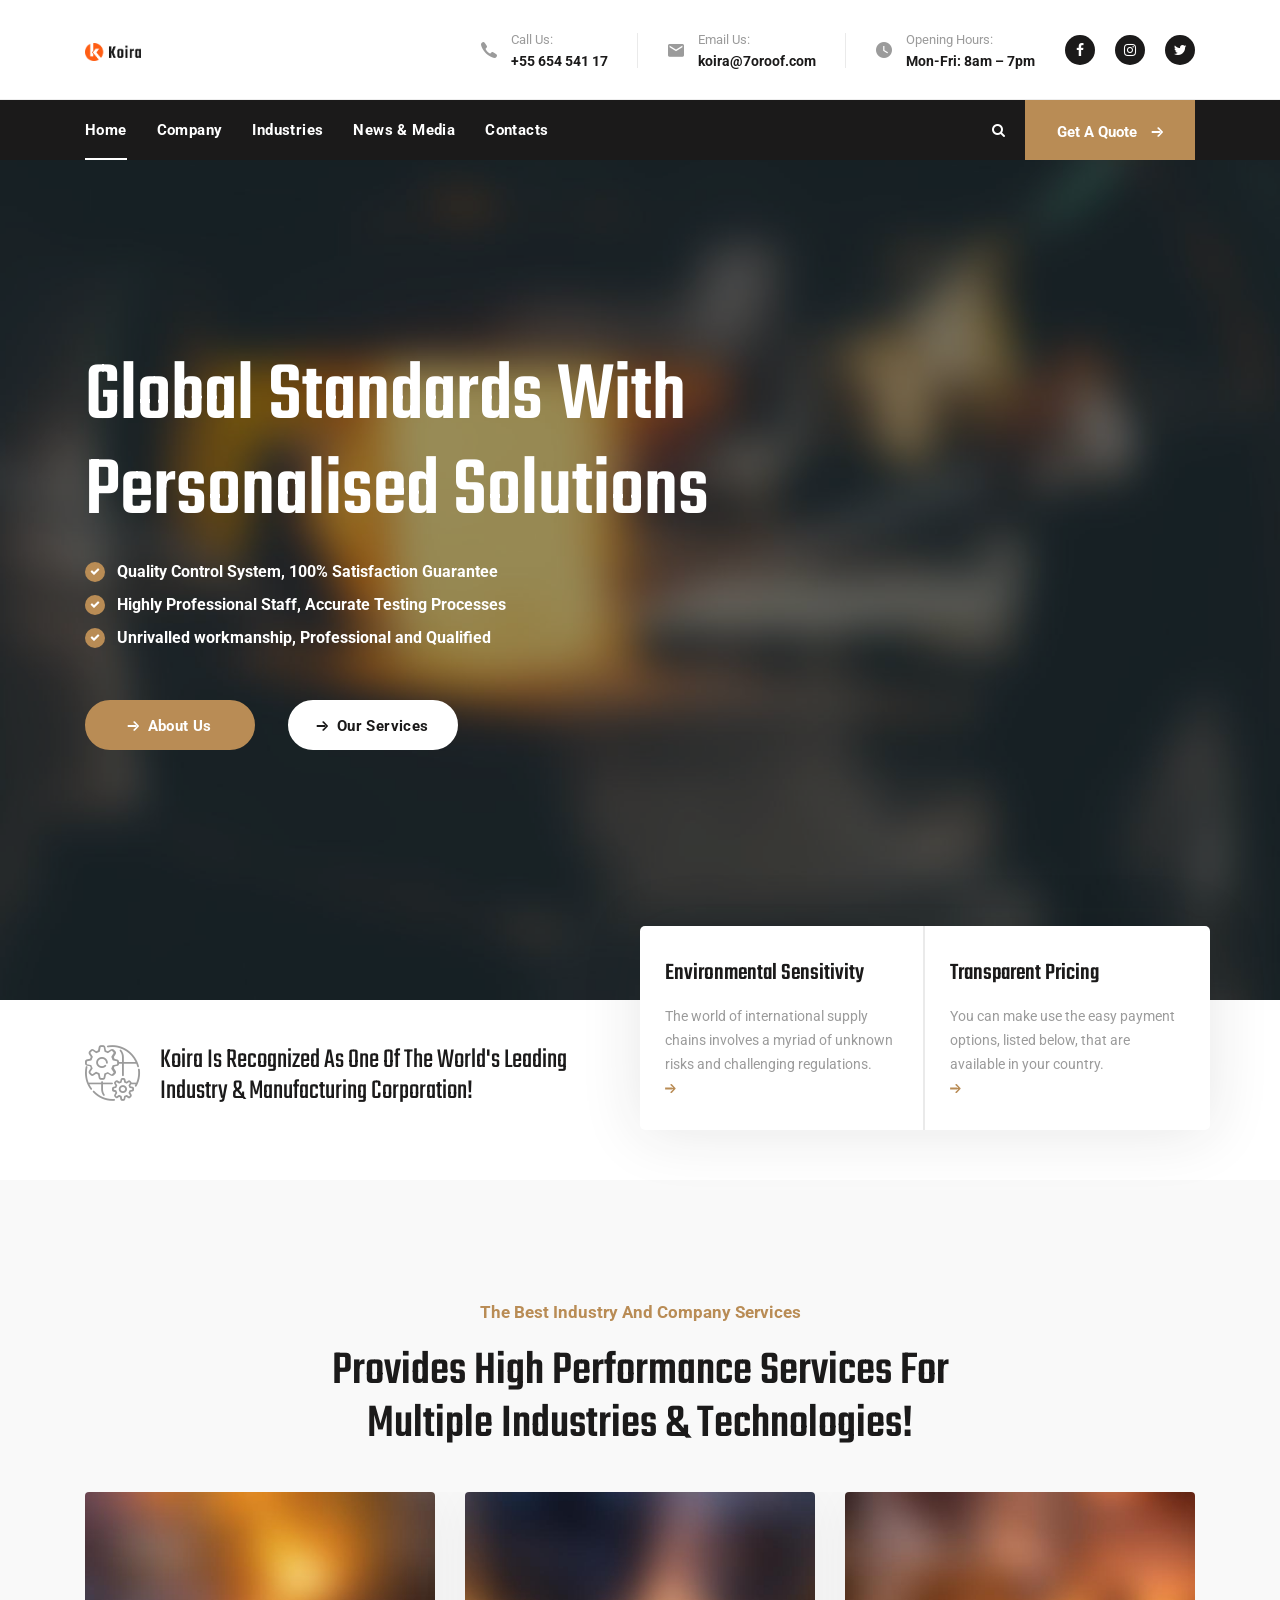
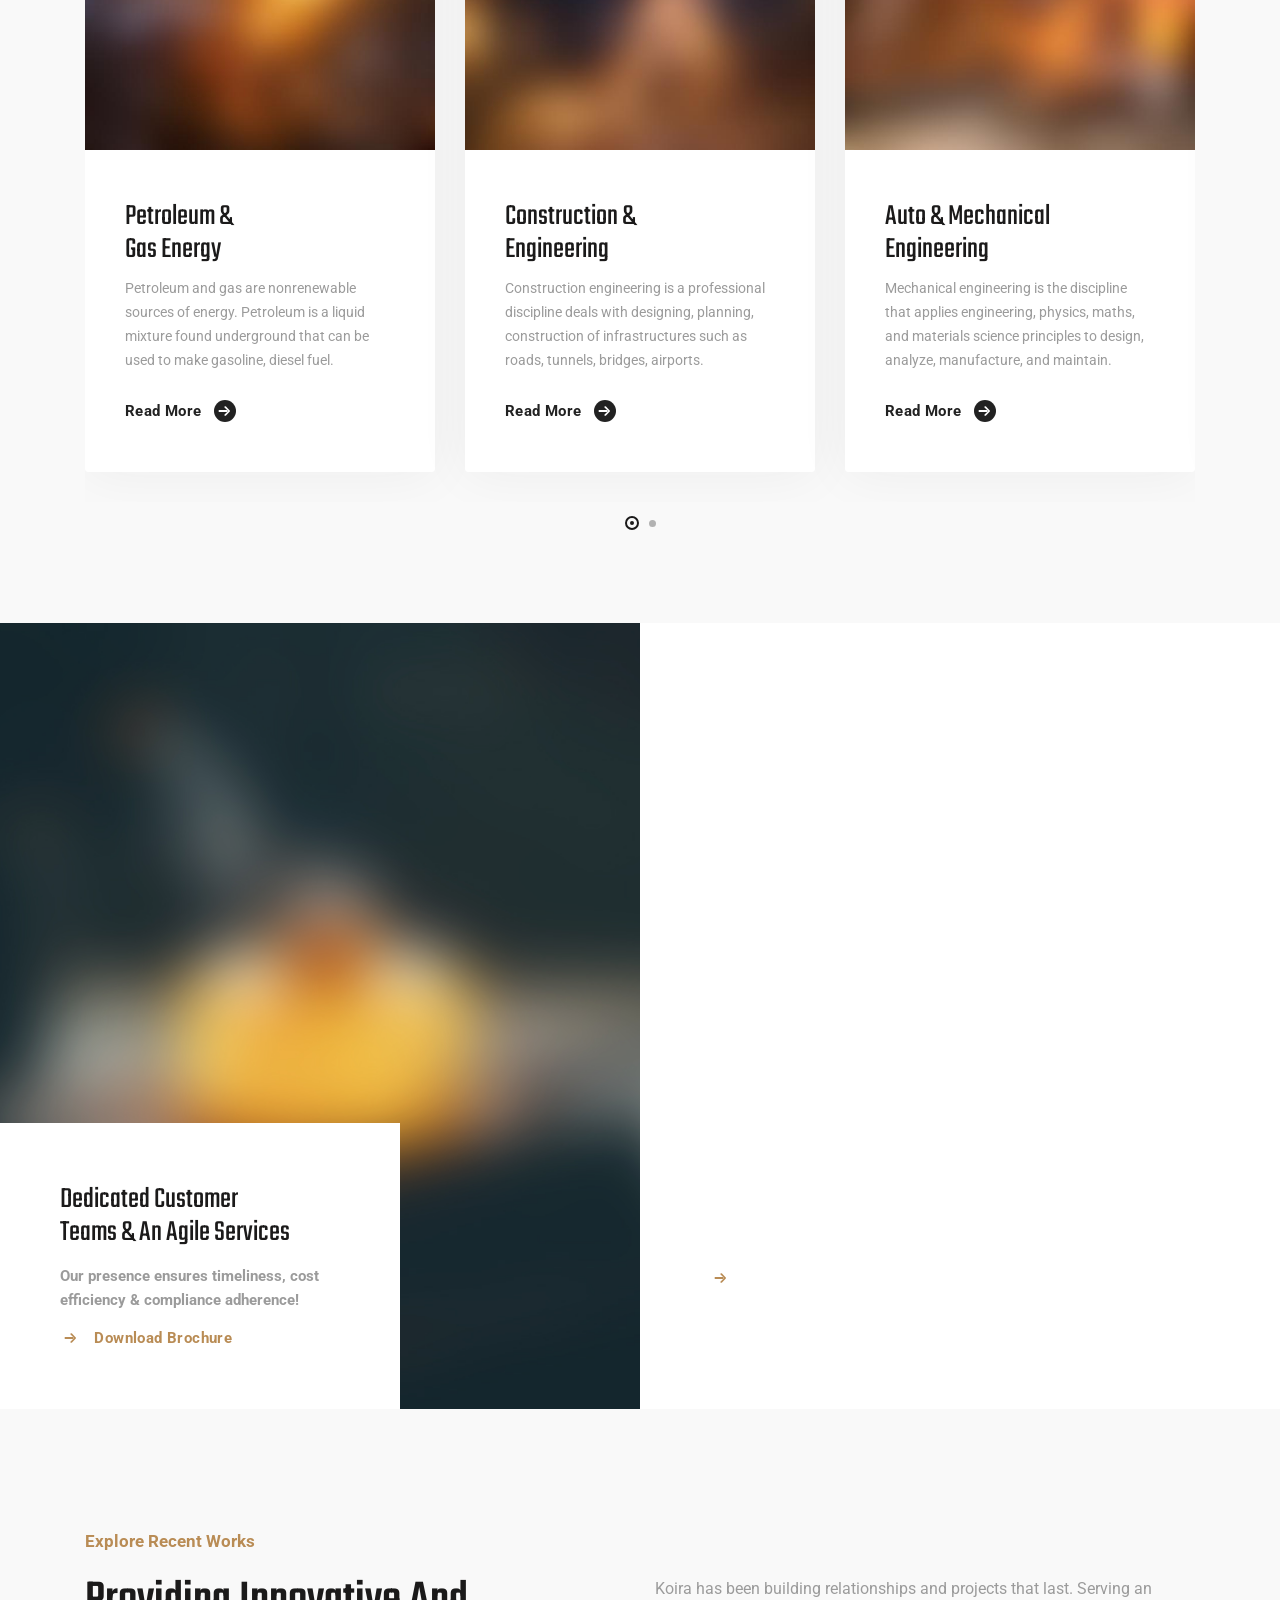
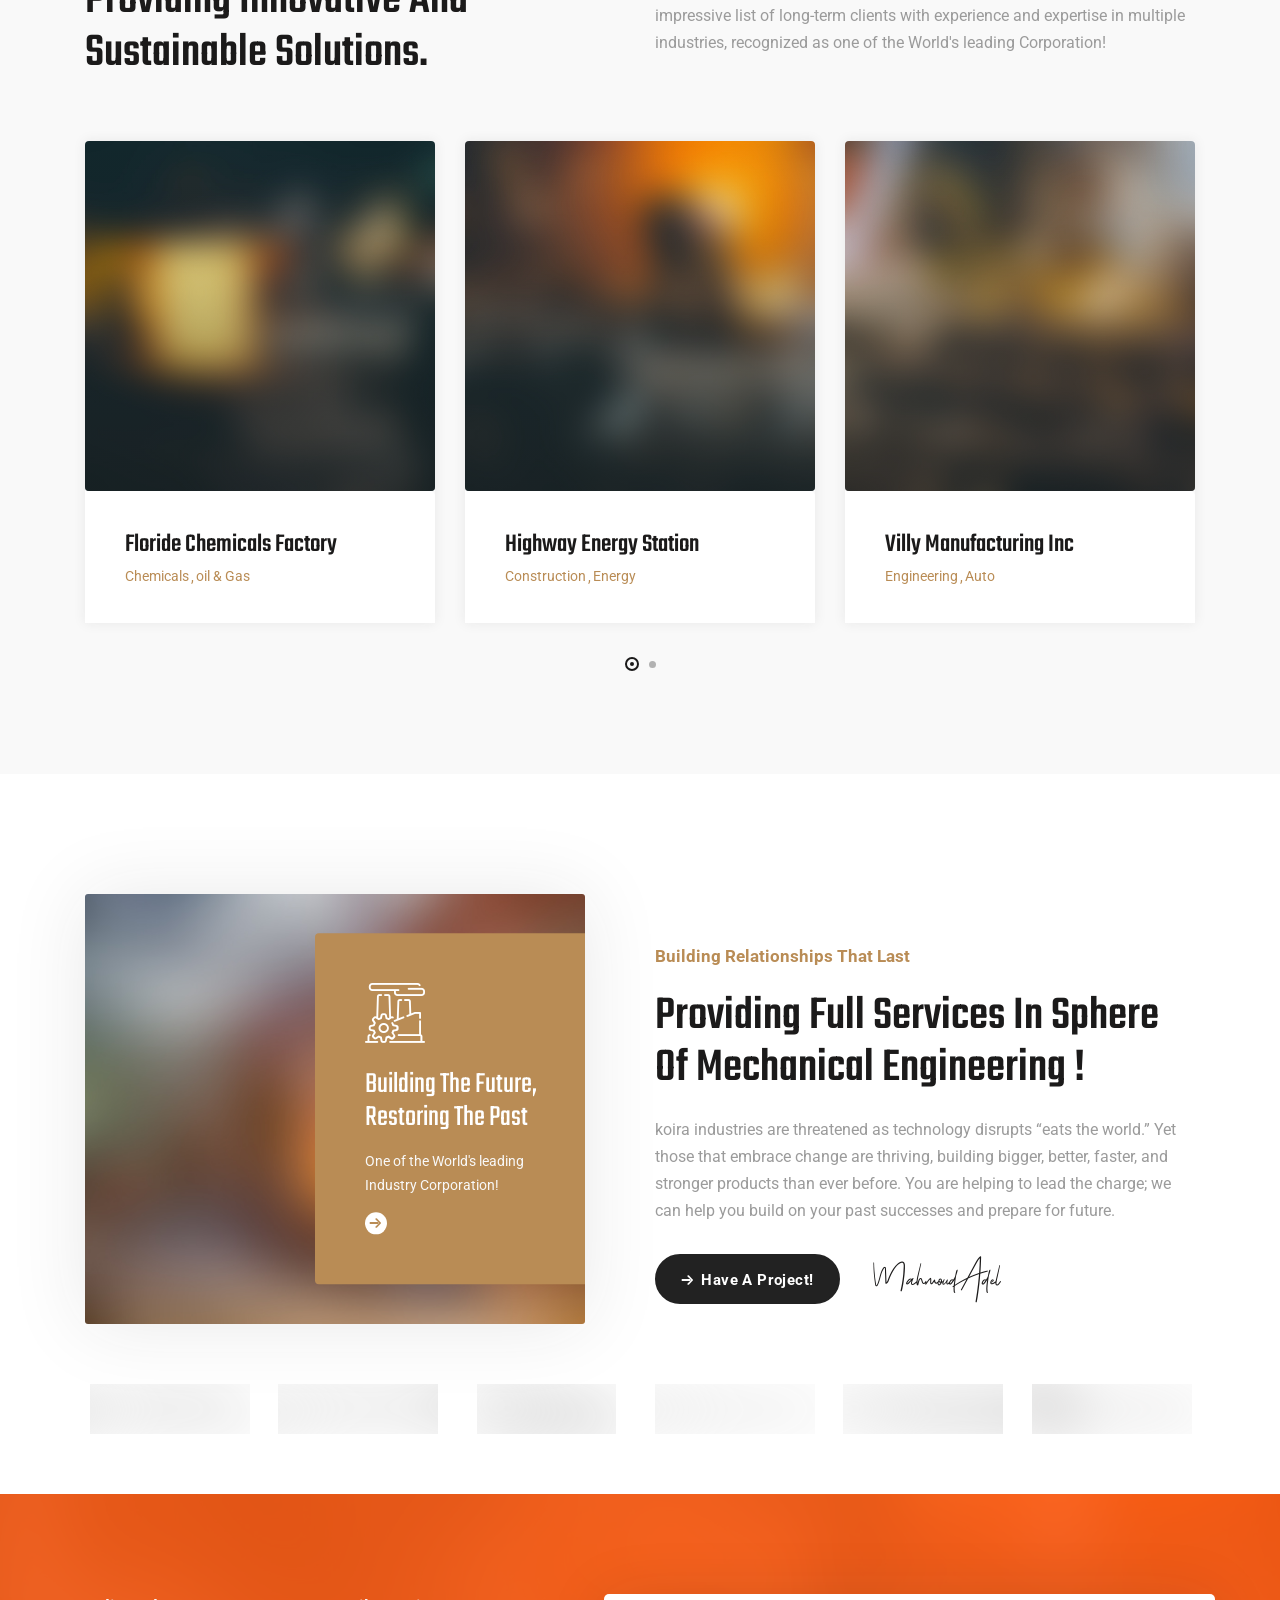
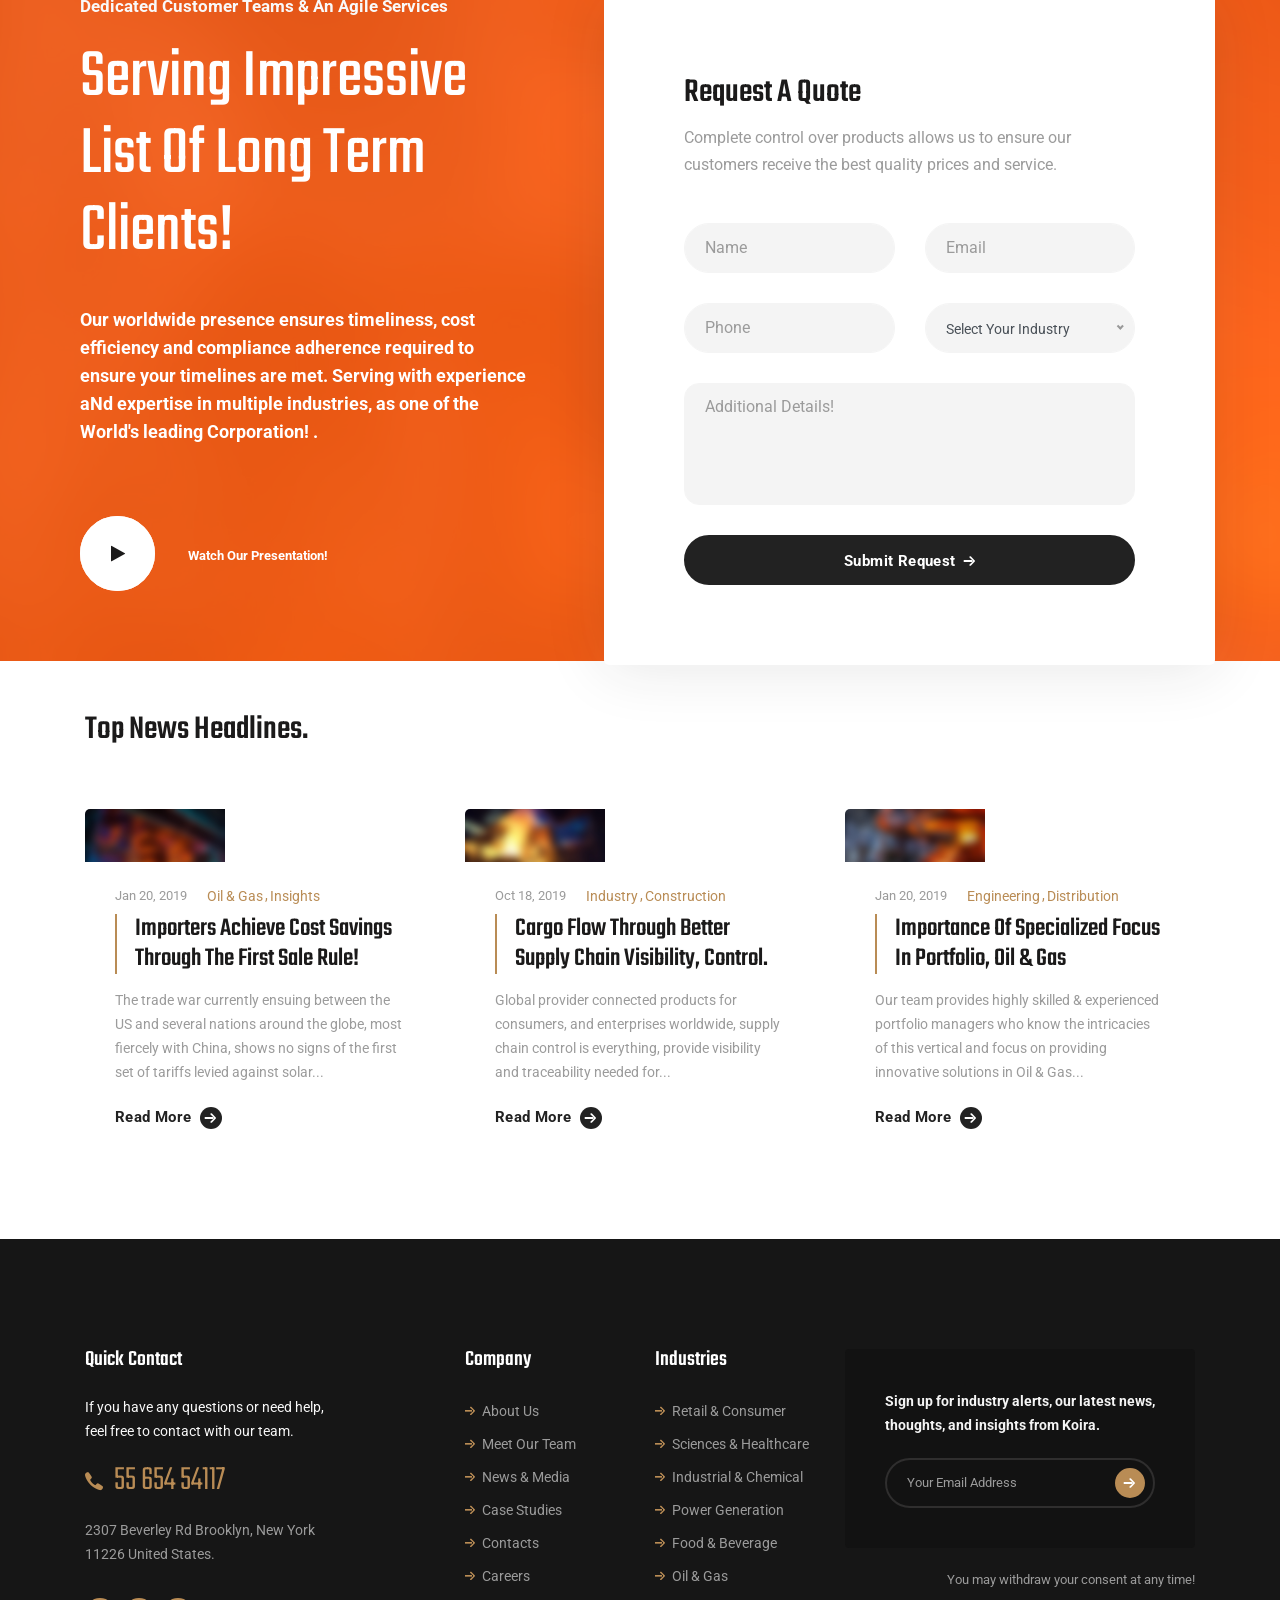
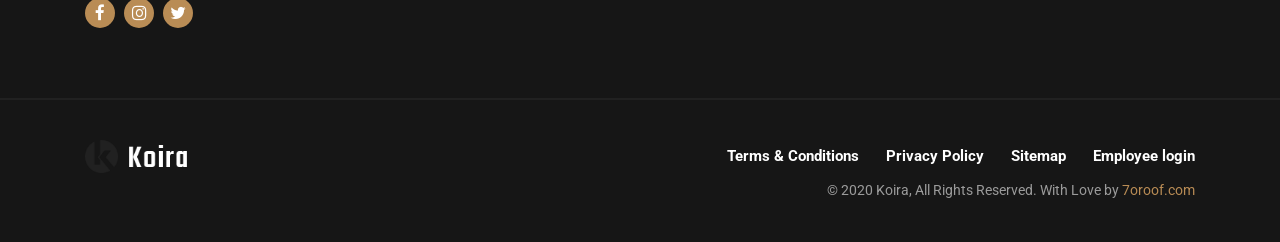
<file: home-classic.html>
<!DOCTYPE html>
<html lang="en">

<head>
  <meta charset="UTF-8" />
  <meta name="viewport" content="width=device-width, initial-scale=1.0" />
  <meta http-equiv="X-UA-Compatible" content="ie=edge" />
  <meta name="description" content="koira - Factory and Manufacturing Html Template">
  <link href="assets/images/favicon/favicon.png" rel="icon">
  <title>koira - Factory and Manufacturing Html Template</title>
  <link rel="stylesheet"
    href="https://fonts.googleapis.com/css?family=Roboto:400,500,700%7cTeko:400,500,600,700&display=swap">
  <link rel="stylesheet" href="assets/css/libraries.css">
  <link rel="stylesheet" href="assets/css/style.css">
</head>

<body>
  <div class="wrapper">
    <!-- =========================
        Header
    =========================== -->
    <header id="header" class="header header-white header-full">
      <nav class="navbar navbar-expand-lg">
        <div class="container">
          <a class="navbar-brand" href="index.html">
            <img src="assets/images/logo/logo-light.png" class="logo-light" alt="logo">
            <img src="assets/images/logo/logo-dark.png" class="logo-dark" alt="logo">
          </a>
          <div class="header__topbar d-none d-lg-block">
            <div class="d-flex flex-wrap">
              <ul class="contact__list list-unstyled">
                <li>
                  <i class="icon-phone"></i>
                  <div>
                    <span>Call Us:</span><strong>+55 654 541 17</strong>
                  </div>
                </li>
                <li>
                  <i class="icon-envelope"></i>
                  <div>
                    <span>Email Us:</span><strong><a href="mailto:koira@7oroof.com">koira@7oroof.com</a></strong>
                  </div>
                </li>
                <li>
                  <i class="icon-clock"></i>
                  <div>
                    <span>Opening Hours:</span><strong>Mon-Fri: 8am – 7pm</strong>
                  </div>
                </li>
              </ul>
              <ul class="social__icons">
                <li><a href="#"><i class="fa fa-facebook"></i></a></li>
                <li><a href="#"><i class="fa fa-instagram"></i></a></li>
                <li><a href="#"><i class="fa fa-twitter"></i></a></li>
              </ul>
            </div>
          </div><!-- /.header-topbar -->
          <button class="navbar-toggler" type="button">
            <span class="menu-lines"><span></span></span>
          </button>
        </div><!-- /.container -->
        <div class="navbar__bottom sticky-navbar">
          <div class="container">
            <div class="collapse navbar-collapse" id="mainNavigation">
              <ul class="navbar-nav">
                <li class="nav__item with-dropdown">
                  <a href="index.html" class="dropdown-toggle nav__item-link active">Home</a>
                  <i class="fa fa-angle-right" data-toggle="dropdown"></i>
                  <ul class="dropdown-menu">
                    <li class="nav__item"><a href="index.html" class="nav__item-link">Home Moderm</a></li>
                    <!-- /.nav-item -->
                    <li class="nav__item"><a href="home-classic.html" class="nav__item-link">Home classic</a></li>
                    <!-- /.nav-item -->
                  </ul><!-- /.dropdown-menu -->
                </li><!-- /.nav-item -->
                <li class="nav__item with-dropdown">
                  <a href="about-us.html" class="dropdown-toggle nav__item-link">Company</a>
                  <i class="fa fa-angle-right" data-toggle="dropdown"></i>
                  <ul class="dropdown-menu">
                    <li class="nav__item"><a href="about-us.html" class="nav__item-link">About Us</a></li>
                    <!-- /.nav-item -->
                    <li class="nav__item"><a href="why-us.html" class="nav__item-link">Why Choose Us</a></li>
                    <!-- /.nav-item -->
                    <li class="nav__item"><a href="leadership-team.html" class="nav__item-link">Leadership Team</a></li>
                    <!-- /.nav-item -->
                    <li class="nav__item"><a href="pricing.html" class="nav__item-link">Pricing & Plans</a></li>
                    <!-- /.nav-item -->
                    <li class="nav__item"><a href="faqs.html" class="nav__item-link">Help & FAQs</a></li>
                    <!-- /.nav-item -->
                    <li class="nav__item"><a href="careers.html" class="nav__item-link">careers</a></li>
                    <!-- /.nav-item -->
                  </ul><!-- /.dropdown-menu -->
                </li><!-- /.nav-item -->
                <li class="nav__item with-dropdown">
                  <a href="Industries-industry-served.html" class="dropdown-toggle nav__item-link">Industries</a>
                  <i class="fa fa-angle-right" data-toggle="dropdown"></i>
                  <ul class="dropdown-menu wide-dropdown-menu">
                    <li class="nav__item">
                      <div class="row mx-0">
                        <div class="col-sm-6 dropdown-menu-col">
                          <h6>Industries Served</h6>
                          <ul class="nav flex-column">
                            <li class="nav__item">
                              <a class="nav__item-link" href="industries-single-industry.html">Petroleum & Gas</a>
                            </li> <!-- /.nav-item -->
                            <li class="nav__item">
                              <a class="nav__item-link" href="industries-single-industry.html">Construction &
                                Engineering</a>
                            </li> <!-- /.nav-item -->
                            <li class="nav__item">
                              <a class="nav__item-link" href="industries-single-industry.html">Mechanical
                                Engineering</a>
                            </li> <!-- /.nav-item -->
                            <li class="nav__item">
                              <a class="nav__item-link" href="industries-single-industry.html">Industrial Chemicals</a>
                            </li> <!-- /.nav-item -->
                            <li class="nav__item">
                              <a class="nav__item-link" href="industries-single-industry.html">Automotive
                                Manufacturing</a>
                            </li> <!-- /.nav-item -->
                            <li class="nav__item">
                              <a class="nav__item-link" href="industries-single-industry.html">Bridge Construction</a>
                            </li><!-- /.nav-item -->
                          </ul>
                        </div><!-- /.col-sm-6 -->
                        <div class="col-sm-6 dropdown-menu-col">
                          <h6>Industry Sectors</h6>
                          <ul class="nav flex-column">
                            <li class="nav__item">
                              <a class="nav__item-link" href="industries-single-sector.html">Retail & Consumer</a>
                            </li> <!-- /.nav-item -->
                            <li class="nav__item">
                              <a class="nav__item-link" href="industries-single-sector.html">Sciences & Healthcare</a>
                            </li> <!-- /.nav-item -->
                            <li class="nav__item">
                              <a class="nav__item-link" href="industries-single-sector.html">Industrial & Chemical</a>
                            </li> <!-- /.nav-item -->
                            <li class="nav__item">
                              <a class="nav__item-link" href="industries-single-sector.html">Power Generation</a>
                            </li> <!-- /.nav-item -->
                            <li class="nav__item">
                              <a class="nav__item-link" href="industries-single-sector.html">Food & Beverage</a>
                            </li> <!-- /.nav-item -->
                            <li class="nav__item">
                              <a class="nav__item-link" href="industries-single-sector.html">Oil & Gas</a>
                            </li><!-- /.nav-item -->
                          </ul>
                        </div><!-- /.col-sm-6 -->
                      </div><!-- /.row -->
                    </li><!-- /.nav-item -->
                  </ul><!-- /.dropdown-menu -->
                </li><!-- /.nav-item -->
                <li class="nav__item with-dropdown">
                  <a href="blog.html" class="dropdown-toggle nav__item-link">News & Media</a>
                  <i class="fa fa-angle-right" data-toggle="dropdown"></i>
                  <ul class="dropdown-menu">
                    <li class="nav__item">
                      <a href="blog.html" class="nav__item-link">Our Blog</a>
                    </li><!-- /.nav-item -->
                    <li class="nav__item">
                      <a href="blog-single-post.html" class="nav__item-link">Single Blog Post</a>
                    </li><!-- /.nav-item -->
                    <li class="nav__item">
                      <a href="case-studies-grid.html" class="nav__item-link">Case Studies Grid</a>
                    </li><!-- /.nav-item -->
                    <li class="nav__item">
                      <a href="case-studies-single.html" class="nav__item-link">Single Case Study</a>
                    </li><!-- /.nav-item -->
                  </ul><!-- /.dropdown-menu -->
                </li><!-- /.nav-item -->
                <li class="nav__item">
                  <a href="contacs.html" class="nav__item-link">Contacts</a>
                </li><!-- /.nav-item -->
              </ul><!-- /.navbar-nav -->
            </div><!-- /.navbar-collapse -->
            <div class="navbar-modules d-none d-lg-block">
              <ul class="list-unstyled d-flex align-items-center modules__btns-list">
                <li><a href="#" class="module__btn module__btn-search color-white"><i class="fa fa-search"></i></a></li>
                <li class="d-none d-lg-block">
                  <a href="request-quote.html" class="btn btn__primary btn__hover2 module__btn-request">
                    <span>Get A Quote</span><i class="icon-arrow-right"></i>
                  </a>
                </li>
              </ul><!-- /.modules-wrapper -->
            </div><!-- /.navbar-modules -->
          </div><!-- /.container -->
        </div><!-- /.navbar-bottom -->
      </nav><!-- /.navabr -->
    </header><!-- /.Header -->

    <!-- ============================
        Slider layout 2
    ============================== -->
    <section id="sliderlayout2" class="slider slider-layout2">
      <div class="carousel owl-carousel carousel-arrows" data-slide="1" data-slide-md="1" data-slide-sm="1"
        data-autoplay="true" data-nav="true" data-dots="false" data-space="0" data-loop="true" data-speed="3000"
        data-transition="fade" data-animate-out="fadeOut" data-animate-in="fadeIn">
        <div class="slide-item align-v-h bg-overlay">
          <div class="bg-img"><img src="assets/images/sliders/2.jpg" alt="slide img"></div>
          <div class="container">
            <div class="row">
              <div class="col-sm-12 col-md-12 col-lg-12 col-xl-9">
                <div class="slide__content">
                  <h2 class="slide__title">Global Standards With Personalised Solutions </h2>
                  <ul class="list-items list-items-layout2 list-items-white list-unstyled mb-50">
                    <li>Quality Control System, 100% Satisfaction Guarantee</li>
                    <li>Highly Professional Staff, Accurate Testing Processes</li>
                    <li>Unrivalled workmanship, Professional and Qualified</li>
                  </ul>
                  <a href="#" class="btn btn__primary btn__hover2 mr-30">
                    <i class="icon-arrow-right"></i><span>About Us</span>
                  </a>
                  <a href="#" class="btn btn__white">
                    <i class="icon-arrow-right"></i><span>Our Services</span>
                  </a>
                </div><!-- /.slide-content -->
              </div><!-- /.col-xl-9 -->
            </div><!-- /.row -->
          </div><!-- /.container -->
        </div><!-- /.slide-item -->
        <div class="slide-item align-v-h bg-overlay">
          <div class="bg-img"><img src="assets/images/sliders/5.jpg" alt="slide img"></div>
          <div class="container">
            <div class="row">
              <div class="col-sm-12 col-md-12 col-lg-12 col-xl-9">
                <div class="slide__content">
                  <h2 class="slide__title">Manufacture A Variety Of High Quality Products</h2>
                  <p class="slide__desc">To further develop our corporate strengths we have established a corporate
                    mandate to maintain strong core values that truly reflect the companys philosophy.</p>
                  <a href="#" class="btn btn__white mr-30">
                    <i class="icon-arrow-right"></i><span>Our Services</span>
                  </a>
                  <a href="#" class="btn btn__primary btn__hover2">
                    <i class="icon-arrow-right"></i><span>Request Quote</span>
                  </a>
                </div><!-- /.slide-content -->
              </div><!-- /.col-xl-9 -->
            </div><!-- /.row -->
          </div><!-- /.container -->
        </div><!-- /.slide-item -->
        <div class="slide-item align-v-h bg-overlay">
          <div class="bg-img"><img src="assets/images/sliders/4.jpg" alt="slide img"></div>
          <div class="container">
            <div class="row">
              <div class="col-sm-12 col-md-12 col-lg-12 col-xl-9">
                <div class="slide__content">
                  <h2 class="slide__title">High Performance Services For Industries</h2>
                  <p class="slide__desc">To further develop our corporate strengths we have established a corporate
                    mandate to maintain strong core values that truly reflect the companys philosophy.</p>
                  <a href="#" class="btn btn__white mr-30">Get Started</a>
                  <a href="#" class="btn btn__primary mr-40">Our Services</a>
                </div><!-- /.slide-content -->
              </div><!-- /.col-xl-9 -->
            </div><!-- /.row -->
          </div><!-- /.container -->
        </div><!-- /.slide-item -->
      </div><!-- /.carousel -->
    </section><!-- /.slider layout 2 -->

    <!-- =========================== 
      Features Layout 2
    ============================= -->
    <section id="featuresLayout2" class="features features-layout2 pt-0 pb-50">
      <div class="container">
        <div class="row align-items-end">
          <div class="col-sm-12 col-md-12 col-lg-6">
            <div class="title-box d-flex">
              <i class="icon-gears-2 mr-20"></i>
              <h4>koira is recognized as one of the World's leading Industry & Manufacturing Corporation!</h4>
            </div>
          </div><!-- /.col-lg-6 -->
          <div class="col-sm-12 col-md-12 col-lg-6 features-wrap">
            <div class="row">
              <!-- feature item #1 -->
              <div class="col-sm-6 col-md-6 col-lg-6 feature-item">
                <div class="feature__content">
                  <h4 class="feature__title">Environmental Sensitivity</h4>
                  <p class="feature__desc">The world of international supply chains involves a myriad of unknown risks
                    and
                    challenging regulations.</p>
                  <a href="#" class="feature__link"> <i class="icon-arrow-right"></i></a>
                </div><!-- /.feature-content -->
              </div><!-- /.col-lg-6 -->
              <!-- feature item #2 -->
              <div class="col-sm-6 col-md-6 col-lg-6 feature-item">
                <div class="feature__content">
                  <h4 class="feature__title">Transparent Pricing</h4>
                  <p class="feature__desc">You can make use the easy payment options, listed below, that are
                    available in your country.</p>
                  <a href="#" class="feature__link"> <i class="icon-arrow-right"></i></a>
                </div><!-- /.feature-content -->
              </div><!-- /.col-lg-6 -->
            </div><!-- /.row -->
          </div><!-- /.col-lg-6 -->
        </div><!-- /.row -->
      </div><!-- /.container -->
    </section><!-- /.Features Layout 2 -->

    <!-- ========================
        Services carousel
    =========================== -->
    <section id="servicescarousel" class="services services-carousel pt-120 pb-90 bg-gray">
      <div class="container">
        <div class="row">
          <div class="col-sm-12 col-md-12 col-lg-8 offset-lg-2">
            <div class="heading heading-2 text-center mb-40">
              <span class="heading__subtitle">The Best Industry And Company Services</span>
              <h2 class="heading__title">Provides High Performance Services For Multiple Industries & Technologies!</h2>
            </div><!-- /.heading -->
          </div><!-- /.col-lg-10 -->
        </div><!-- /.row -->
        <div class="row">
          <div class="col-sm-12 col-md-12 col-lg-12">
            <div class="carousel owl-carousel carousel-dots" data-slide="3" data-slide-md="2" data-slide-sm="1"
              data-autoplay="true" data-nav="false" data-dots="true" data-space="30" data-loop="true" data-speed="800">
              <div class="service-item">
                <div class="service__img">
                  <img src="assets/images/services/1.jpg" alt="service" class="img-fluid">
                </div><!-- /.service-img -->
                <div class="service__content">
                  <h4 class="service__title">Petroleum & <br> Gas Energy</h4>
                  <p class="service__desc">Petroleum and gas are nonrenewable sources of energy. Petroleum is a liquid
                    mixture found underground that can be used to make gasoline, diesel fuel.</p>
                  <a href="#" class="btn btn__secondary btn__link">
                    <span>Read More</span>
                    <i class="icon-arrow-right"></i>
                  </a>
                </div><!-- /.service-content -->
              </div><!-- /.service-item -->
              <div class="service-item">
                <div class="service__img">
                  <img src="assets/images/services/2.jpg" alt="service" class="img-fluid">
                </div><!-- /.service-img -->
                <div class="service__content">
                  <h4 class="service__title">Construction & <br> Engineering</h4>
                  <p class="service__desc">Construction engineering is a professional discipline deals with designing,
                    planning, construction of infrastructures such as roads, tunnels, bridges, airports.</p>
                  <a href="#" class="btn btn__secondary btn__link">
                    <span>Read More</span>
                    <i class="icon-arrow-right"></i>
                  </a>
                </div><!-- /.service-content -->
              </div><!-- /.service-item -->
              <div class="service-item">
                <div class="service__img">
                  <img src="assets/images/services/3.jpg" alt="service" class="img-fluid">
                </div><!-- /.service-img -->
                <div class="service__content">
                  <h4 class="service__title">Auto & Mechanical <br> Engineering</h4>
                  <p class="service__desc">Mechanical engineering is the discipline that applies engineering, physics,
                    maths, and materials science principles to design, analyze, manufacture, and maintain.</p>
                  <a href="#" class="btn btn__secondary btn__link">
                    <span>Read More</span>
                    <i class="icon-arrow-right"></i>
                  </a>
                </div><!-- /.service-content -->
              </div><!-- /.service-item -->
              <div class="service-item">
                <div class="service__img">
                  <img src="assets/images/services/4.jpg" alt="service" class="img-fluid">
                </div><!-- /.service-img -->
                <div class="service__content">
                  <h4 class="service__title">Basic & Industrial <br> Chemicals</h4>
                  <p class="service__desc">Construction engineering is a professional discipline deals with designing,
                    planning, construction of infrastructures such as roads, tunnels, bridges, airports.</p>
                  <a href="#" class="btn btn__secondary btn__link">
                    <span>Read More</span>
                    <i class="icon-arrow-right"></i>
                  </a>
                </div><!-- /.service-content -->
              </div><!-- /.service-item -->
              <div class="service-item">
                <div class="service__img">
                  <img src="assets/images/services/5.jpg" alt="service" class="img-fluid">
                </div><!-- /.service-img -->
                <div class="service__content">
                  <h4 class="service__title">Automotive <br> Manufacturing</h4>
                  <p class="service__desc">Construction engineering is a professional discipline deals with designing,
                    planning, construction of infrastructures such as roads, tunnels, bridges, airports.</p>
                  <a href="#" class="btn btn__secondary btn__link">
                    <span>Read More</span>
                    <i class="icon-arrow-right"></i>
                  </a>
                </div><!-- /.service-content -->
              </div><!-- /.service-item -->
              <div class="service-item">
                <div class="service__img">
                  <img src="assets/images/services/6.jpg" alt="service" class="img-fluid">
                </div><!-- /.service-img -->
                <div class="service__content">
                  <h4 class="service__title">Bridge <br> Construction</h4>
                  <p class="service__desc">Mechanical engineering is the discipline that applies engineering, physics,
                    maths, and materials science principles to design, analyze, manufacture, and maintain.</p>
                  <a href="#" class="btn btn__secondary btn__link">
                    <span>Read More</span>
                    <i class="icon-arrow-right"></i>
                  </a>
                </div><!-- /.service-content -->
              </div><!-- /.service-item -->
            </div><!-- /.carousel -->
          </div><!-- /.col-lg-12 -->
        </div><!-- /.row -->
      </div><!-- /.container -->
    </section><!-- /.Services carousel -->

    <!-- =========================
       Banner layout 3
      =========================== -->
    <section id="bannerLayout3" class="banner banner-layout3 fancybox-white p-0">
      <div class="container-fluid">
        <div class="row">
          <div class="col-sm-12 col-md-12 col-lg-6 bg-overlay bg-overlay-4 background-banner">
            <div class="bg-img"><img src="assets/images/banners/5.jpg" alt="background"></div>
            <div class="cta__banner cta__banner-white">
              <h5 class="cta__title">Dedicated Customer <br> Teams & An Agile Services</h5>
              <p class="cta__desc">Our presence ensures timeliness, cost efficiency & compliance adherence!</p>
              <a href="#" class="btn btn__primary btn__link">
                <i class="icon-arrow-right"></i> <span>Download Brochure</span>
              </a>
            </div><!-- /.cta__banner -->
          </div><!-- /.col-lg-6 -->
          <div class="col-sm-12 col-md-12 col-lg-6 inner-padding bg-parallax">
            <div class="bg-img"><img src="assets/images/backgrounds/2.jpg" alt="background"></div>
            <div class="heading heading-3 mb-50">
              <h3 class="heading__title color-white">koira is recognized as one of the World's leading Industry &
                Manufacturing Corporation!</h3>
            </div><!-- /.heading -->
            <div class="row">
              <!-- fancybox item #1 -->
              <div class="col-4 col-sm-4 col-md-4 col-lg-4">
                <div class="fancybox-item">
                  <div class="fancybox__icon">
                    <i class="icon-eco"></i>
                  </div><!-- /.fancybox-icon -->
                  <div class="fancybox__content">
                    <h4 class="fancybox__title">Environmental <br> Sensitivity</h4>
                  </div><!-- /.fancybox-content -->
                </div><!-- /.fancybox-item -->
              </div><!-- /.col-lg-3 -->
              <!-- fancybox item #2 -->
              <div class="col-4 col-sm-4 col-md-4 col-lg-4">
                <div class="fancybox-item">
                  <div class="fancybox__icon">
                    <i class="icon-worker"></i>
                  </div><!-- /.fancybox-icon -->
                  <div class="fancybox__content">
                    <h4 class="fancybox__title">Professional &<br>Qualified </h4>
                  </div><!-- /.fancybox-content -->
                </div><!-- /.fancybox-item -->
              </div><!-- /.col-lg-3 -->
              <!-- fancybox item #3 -->
              <div class="col-4 col-sm-4 col-md-4 col-lg-4">
                <div class="fancybox-item">
                  <div class="fancybox__icon">
                    <i class="icon-management"></i>
                  </div><!-- /.fancybox-icon -->
                  <div class="fancybox__content">
                    <h4 class="fancybox__title">Personalised<br> Solutions</h4>
                  </div><!-- /.fancybox-content -->
                </div><!-- /.fancybox-item -->
              </div><!-- /.col-lg-3 -->
            </div><!-- /.row -->
            <p class="heading__desc color-white mb-30">koira has been building relationships and projects that last.
              Serving an impressive
              list of long-term clients with expertise in multiple industries, recognized as one of the World's leading
              Corporation! </p>
            <a href="#" class="btn btn__white btn__link">
              <i class="icon-arrow-right"></i> <span>Explore All Features</span>
            </a>
          </div><!-- /.col-lg-6 -->
        </div><!-- /.row -->
      </div><!-- /.container -->
    </section><!-- /.Banner layout 3 -->

    <!-- =========================
        portfolio carousel layout 2
        =========================== -->
    <section id="portfolioCarouselLayout2" class="portfolio-carousel portfolio-carousel-layout2 pt-120 pb-100 bg-gray">
      <div class="container">
        <div class="row heading heading-2 mb-40">
          <div class="col-sm-12 col-md-12 col-lg-12">
            <span class="heading__subtitle">Explore Recent Works</span>
          </div><!-- /.col-lg-12 -->
          <div class="col-sm-12 col-md-12 col-lg-6">
            <h2 class="heading__title">Providing Innovative and Sustainable Solutions.</h2>
          </div><!-- /heading -->
          <div class="col-sm-12 col-md-12 col-lg-6">
            <p class="heading__desc">Koira has been building relationships and projects that last. Serving an impressive
              list of long-term clients with experience and expertise in multiple industries, recognized as one of the
              World's leading Corporation! </p>
          </div><!-- /heading -->
        </div><!-- /.row -->
        <div class="row">
          <div class="col-sm-12 col-md-12 col-lg-12">
            <div class="carousel owl-carousel carousel-dots" data-slide="3" data-slide-md="2" data-slide-sm="1"
              data-autoplay="true" data-nav="false" data-dots="true" data-space="30" data-loop="true" data-speed="800">
              <div class="portfolio-item">
                <div class="portfolio__img">
                  <img src="assets/images/case-studies/1.jpg" alt="portfolio img">
                </div><!-- /.portfolio-img -->
                <div class="portfolio__content">
                  <h4 class="portfolio__title"><a href="#">Floride Chemicals Factory</a></h4>
                  <div class="portfolio__cat">
                    <a href="#">Chemicals</a><a href="#">oil & Gas</a>
                  </div><!-- /.portfolio-cat -->
                </div><!-- /.portfolio-content -->
              </div><!-- /.portfolio-item -->
              <div class="portfolio-item">
                <div class="portfolio__img">
                  <img src="assets/images/case-studies/2.jpg" alt="portfolio img">
                </div><!-- /.portfolio-img -->
                <div class="portfolio__content">
                  <h4 class="portfolio__title"><a href="#">Highway Energy Station</a></h4>
                  <div class="portfolio__cat">
                    <a href="#">Construction</a><a href="#">Energy</a>
                  </div><!-- /.portfolio-cat -->
                </div><!-- /.portfolio-content -->
              </div><!-- /.portfolio-item -->
              <div class="portfolio-item">
                <div class="portfolio__img">
                  <img src="assets/images/case-studies/3.jpg" alt="portfolio img">
                </div><!-- /.portfolio-img -->
                <div class="portfolio__content">
                  <h4 class="portfolio__title"><a href="#">Villy Manufacturing Inc</a></h4>
                  <div class="portfolio__cat">
                    <a href="#">Engineering</a><a href="#">Auto</a>
                  </div><!-- /.portfolio-cat -->
                </div><!-- /.portfolio-content -->
              </div><!-- /.portfolio-item -->
              <div class="portfolio-item">
                <div class="portfolio__img">
                  <img src="assets/images/case-studies/4.jpg" alt="portfolio img">
                </div><!-- /.portfolio-img -->
                <div class="portfolio__content">
                  <h4 class="portfolio__title"><a href="#">Regulatory Complian Seminar</a></h4>
                  <div class="portfolio__cat">
                    <a href="#">Construction</a><a href="#">Engineering</a>
                  </div><!-- /.portfolio-cat -->
                </div><!-- /.portfolio-content -->
              </div><!-- /.portfolio-item -->
              <div class="portfolio-item">
                <div class="portfolio__img">
                  <img src="assets/images/case-studies/5.jpg" alt="portfolio img">
                </div><!-- /.portfolio-img -->
                <div class="portfolio__content">
                  <h4 class="portfolio__title"><a href="#">Documents & Electronic Data</a></h4>
                  <div class="portfolio__cat">
                    <a href="#">Chemicals</a><a href="#">oil & Gas</a>
                  </div><!-- /.portfolio-cat -->
                </div><!-- /.portfolio-content -->
              </div><!-- /.portfolio-item -->
              <div class="portfolio-item">
                <div class="portfolio__img">
                  <img src="assets/images/case-studies/6.jpg" alt="portfolio img">
                </div><!-- /.portfolio-img -->
                <div class="portfolio__content">
                  <h4 class="portfolio__title"><a href="#">Floride Chemicals Factory</a></h4>
                  <div class="portfolio__cat">
                    <a href="#">Chemicals</a><a href="#">oil & Gas</a>
                  </div><!-- /.portfolio-cat -->
                </div><!-- /.portfolio-content -->
              </div><!-- /.portfolio-item -->
            </div><!-- /.carousel -->
          </div><!-- /.col-lg-12 -->
        </div><!-- /.row -->
      </div><!-- /.container -->
    </section><!-- /.portfolio carousel -->

    <!-- ========================
      About layout 1
    =========================== -->
    <section id="aboutLayout1" class="about about-layout1 pt-120 pb-0">
      <div class="container">
        <div class="row">
          <div class="col-sm-12 col-md-12 col-lg-6">
            <div class="about__img">
              <img src="assets/images/about/1.jpg" alt="about" class="img-fluid">
              <div class="cta__banner">
                <div class="cta__icon">
                  <i class="icon-factory-2"></i>
                </div>
                <h5 class="cta__title">Building The Future, Restoring The Past</h5>
                <p class="cta__desc">One of the World's leading Industry Corporation!</p>
                <a href="#" class="btn btn__white btn__link">
                  <i class="icon-arrow-right"></i>
                </a>
              </div>
            </div><!-- /.about__img -->
          </div><!-- /.col-lg-6 -->
          <div class="col-sm-12 col-md-12 col-lg-6">
            <div class="heading heading-2 mt-50 mb-30">
              <span class="heading__subtitle">Building Relationships That Last</span>
              <h2 class="heading__title">Providing full services in sphere of Mechanical Engineering !</h2>
              <p class="heading__desc">koira industries are threatened as technology disrupts “eats the world.” Yet
                those that embrace change are thriving, building bigger, better, faster, and stronger products than ever
                before. You are helping to lead the charge; we can help you build on your past successes and prepare for
                future.</p>
            </div><!-- /heading -->
            <a href="#" class="btn btn__secondary mr-30">
              <i class="icon-arrow-right"></i><span>Have A Project!</span>
            </a>
            <img src="assets/images/about/singnture.png" alt="singnture" class="signature">
          </div><!-- /.col-lg-6 -->
        </div><!-- /.row -->
      </div><!-- /.container -->
    </section><!-- /.About layout 1 -->

    <!-- =====================
       Clients 
    ======================== -->
    <section id="clients" class="clients">
      <div class="container">
        <div class="row">
          <div class="col-sm-12 col-md-12 col-lg-12">
            <div class="carousel owl-carousel" data-slide="6" data-slide-md="4" data-slide-sm="2" data-autoplay="true"
              data-nav="false" data-dots="false" data-space="20" data-loop="true" data-speed="700">
              <div class="client">
                <a href="#"><img src="assets/images/clients/1.png" alt="client"></a>
              </div><!-- /.client -->
              <div class="client">
                <a href="#"><img src="assets/images/clients/2.png" alt="client"></a>
              </div><!-- /.client -->
              <div class="client">
                <a href="#"><img src="assets/images/clients/3.png" alt="client"></a>
              </div><!-- /.client -->
              <div class="client">
                <a href="#"><img src="assets/images/clients/4.png" alt="client"></a>
              </div><!-- /.client -->
              <div class="client">
                <a href="#"><img src="assets/images/clients/5.png" alt="client"></a>
              </div><!-- /.client -->
              <div class="client">
                <a href="#"><img src="assets/images/clients/6.png" alt="client"></a>
              </div><!-- /.client -->
            </div><!-- /.carousel -->
          </div><!-- /.col-lg-12 -->
        </div><!-- /.row -->
      </div><!-- /.container -->
    </section><!-- /.clients -->

    <!-- =========================
        Banner layout 2
    =========================== -->
    <section id="bannerLayout2" class="banner banner-layout2 bg-overlay bg-overlay-theme pb-0">
      <div class="bg-img"><img src="assets/images/banners/4.jpg" alt="background"></div>
      <div class="container-fluid">
        <div class="row">
          <div class="col-sm-12 col-md-12 col-lg-5">
            <div class="heading heading-4 heading-white mb-70">
              <span class="heading__subtitle">Dedicated Customer Teams & An Agile Services</span>
              <h3 class="heading__title">Serving Impressive List Of Long Term Clients!</h3>
              <p class="heading__desc">Our worldwide presence ensures timeliness, cost efficiency and compliance
                adherence required to ensure your timelines are met. Serving with experience aNd expertise in multiple
                industries, as one of the World's leading Corporation! .</p>
            </div><!-- /.heading -->
            <div class="video__btn video__btn-white mb-70">
              <a class="popup-video" href="https://www.youtube.com/watch?4=&v=TKnufs85hXk">
                <div class="video__player">
                  <span class="video__player-animation"></span>
                  <span class="video__player-animation video__player-animation-2"></span>
                  <span class="video__player-animation video__player-animation-3"></span>
                  <i class="fa fa-play"></i>
                </div>
                <span class="video__player-title">Watch Our Presentation!</span>
              </a>
            </div><!-- /.video -->
          </div><!-- /.col-lg-5 -->
          <div class="col-sm-12 col-md-12 col-lg-7">
            <div class="contact__panel-wrap">
              <div class="contact__panel contact__panel-layout2">
                <form class="contact__form-panel">
                  <div class="row">
                    <div class="col-sm-12 contact__form-panel-header">
                      <h4>Request A Quote</h4>
                      <p>Complete control over products allows us to ensure our customers receive the best quality
                        prices and service.</p>
                    </div>
                    <div class="col-sm-6 col-md-6 col-lg-6">
                      <div class="form-group"><input type="text" class="form-control" placeholder="Name"></div>
                    </div><!-- /.col-lg-6 -->
                    <div class="col-sm-6 col-md-6 col-lg-6">
                      <div class="form-group"><input type="email" class="form-control" placeholder="Email"></div>
                    </div><!-- /.col-lg-6 -->
                    <div class="col-sm-6 col-md-6 col-lg-6">
                      <div class="form-group"><input type="text" class="form-control" placeholder="Phone"></div>
                    </div><!-- /.col-lg-6 -->
                    <div class="col-sm-6 col-md-6 col-lg-6">
                      <div class="form-group">
                        <select class="form-control form-group w-100">
                          <option>Select Your Industry</option>
                          <option>Industry 1</option>
                          <option>Industry 2</option>
                        </select>
                      </div>
                    </div><!-- /.col-lg-6 -->
                    <div class="col-sm-12 col-md-12 col-lg-12">
                      <div class="form-group">
                        <textarea class="form-control" placeholder="Additional Details!"></textarea>
                      </div>
                    </div><!-- /.col-lg-12 -->
                    <div class="col-sm-12 col-md-12 col-lg-12">
                      <button type="submit" class="btn btn__secondary btn__block">
                        <span>Submit Request</span><i class="icon-arrow-right"></i>
                      </button>
                    </div><!-- /.col-lg-12 -->
                  </div><!-- /.row -->
                </form>
              </div><!-- /.contact__panel -->
            </div>
          </div><!-- /.col-lg-7 -->
        </div><!-- /.row -->
      </div><!-- /.container -->
    </section><!-- /. Banner layout 2 -->

    <!-- ======================
      Blog Grid
    ========================= -->
    <section id="blogGrid" class="blog blog-grid pb-70">
      <div class="container">
        <div class="row">
          <div class="col-sm-12 col-md-12 col-lg-12">
            <div class="heading mb-60">
              <h2 class="heading__title">Top News Headlines.</h2>
            </div><!-- /.heading -->
          </div><!-- /.col-lg-12 -->
        </div><!-- /.row-->
        <div class="row">
          <!-- Blog Item #1 -->
          <div class="col-sm-12 col-md-6 col-lg-4">
            <div class="blog-item">
              <div class="blog__img">
                <a href="#">
                  <img src="assets/images/blog/grid/1.jpg" alt="blog image">
                </a>
              </div><!-- /.entry-img -->
              <div class="blog__content">
                <div class="blog__meta">
                  <span class="blog__meta-date">Jan 20, 2019</span>
                  <div class="blog__meta-cat">
                    <a href="#">Oil & Gas</a><a href="#">Insights</a>
                  </div><!-- /.blog-meta-cat -->
                </div><!-- /.blog-meta -->
                <h4 class="blog__title"><a href="#">Importers achieve cost savings through the First Sale rule!</a></h4>
                <p class="blog__desc">The trade war currently ensuing between the US and several nations around the
                  globe, most fiercely with China, shows no signs of the first set of tariffs levied against solar...
                </p>
                <a href="#" class="btn btn__secondary btn__link">
                  <span>Read More</span>
                  <i class="icon-arrow-right"></i>
                </a>
              </div><!-- /.entry-content -->
            </div><!-- /.blog-item -->
          </div><!-- /.col-lg-4 -->
          <!-- Blog Item #2 -->
          <div class="col-sm-12 col-md-6 col-lg-4">
            <div class="blog-item">
              <div class="blog__img">
                <a href="#">
                  <img src="assets/images/blog/grid/2.jpg" alt="blog image">
                </a>
              </div><!-- /.entry-img -->
              <div class="blog__content">
                <div class="blog__meta">
                  <span class="blog__meta-date">Oct 18, 2019</span>
                  <div class="blog__meta-cat">
                    <a href="#">Industry</a><a href="#">Construction</a>
                  </div><!-- /.blog-meta-cat -->
                </div><!-- /.blog-meta -->
                <h4 class="blog__title"><a href="#">Cargo flow through better supply chain visibility, control.</a></h4>
                <p class="blog__desc">Global provider connected products for consumers, and enterprises worldwide,
                  supply chain control is everything, provide visibility and traceability needed for...</p>
                <a href="#" class="btn btn__secondary btn__link">
                  <span>Read More</span>
                  <i class="icon-arrow-right"></i>
                </a>
              </div><!-- /.entry-content -->
            </div><!-- /.blog-item -->
          </div><!-- /.col-lg-4 -->
          <!-- Blog Item #3 -->
          <div class="col-sm-12 col-md-6 col-lg-4">
            <div class="blog-item">
              <div class="blog__img">
                <a href="#">
                  <img src="assets/images/blog/grid/3.jpg" alt="blog image">
                </a>
              </div><!-- /.entry-img -->
              <div class="blog__content">
                <div class="blog__meta">
                  <span class="blog__meta-date">Jan 20, 2019</span>
                  <div class="blog__meta-cat">
                    <a href="#">Engineering</a><a href="#">Distribution</a>
                  </div><!-- /.blog-meta-cat -->
                </div><!-- /.blog-meta -->
                <h4 class="blog__title"><a href="#">Importance of specialized focus in portfolio, Oil & Gas</a></h4>
                <p class="blog__desc">Our team provides highly skilled & experienced portfolio managers who know the
                  intricacies of this vertical and focus on providing innovative solutions in Oil & Gas...</p>
                <a href="#" class="btn btn__secondary btn__link">
                  <span>Read More</span>
                  <i class="icon-arrow-right"></i>
                </a>
              </div><!-- /.entry-content -->
            </div><!-- /.blog-item -->
          </div><!-- /.col-lg-4 -->
        </div><!-- /.row-->
      </div><!-- /.container -->
    </section><!-- /.blog Grid -->

    <!-- ========================
      Footer
    ========================== -->
    <footer id="footer" class="footer">
      <div class="footer-top">
        <div class="container">
          <div class="row">
            <div class="col-sm-12 col-md-12 col-lg-4 col-xl-3 footer__widget footer__widget-about">
              <h6 class="footer__widget-title">Quick Contact</h6>
              <div class="footer__widget-content">
                <p class="color-gray">If you have any questions or need help, feel free to contact with our team.</p>
                <p class="footer__contact-phone">
                  <i class="icon-phone"></i>
                  <a href="tel:5565454117">55 654 54117</a>
                </p>
                <p>2307 Beverley Rd Brooklyn, New York <br>11226 United States.</p>
                <ul class="social__icons">
                  <li><a href="#"><i class="fa fa-facebook"></i></a></li>
                  <li><a href="#"><i class="fa fa-instagram"></i></a></li>
                  <li><a href="#"><i class="fa fa-twitter"></i></a></li>
                </ul><!-- /.social-icons -->
              </div>
            </div><!-- /.col-xl-3 -->
            <div class="col-6 col-sm-6 col-md-6 col-lg-3 col-xl-2 offset-xl-1 footer__widget footer__widget-nav">
              <h6 class="footer__widget-title">Company</h6>
              <div class="footer__widget-content">
                <nav>
                  <ul class="list-unstyled">
                    <li><a href="#">About Us</a></li>
                    <li><a href="#">Meet Our Team</a></li>
                    <li><a href="#">News & Media</a></li>
                    <li><a href="#">Case Studies</a></li>
                    <li><a href="#">Contacts</a></li>
                    <li><a href="#">Careers</a></li>
                  </ul>
                </nav>
              </div><!-- /.footer-widget-content -->
            </div><!-- /.col-xl-2 -->
            <div class="col-6 col-sm-6 col-md-6 col-lg-3 col-xl-2 footer__widget footer__widget-nav">
              <h6 class="footer__widget-title">Industries</h6>
              <div class="footer__widget-content">
                <nav>
                  <ul class="list-unstyled">
                    <li><a href="#">Retail & Consumer</a></li>
                    <li><a href="#">Sciences & Healthcare</a></li>
                    <li><a href="#">Industrial & Chemical</a></li>
                    <li><a href="#">Power Generation</a></li>
                    <li><a href="#">Food & Beverage</a></li>
                    <li><a href="#">Oil & Gas</a></li>
                  </ul>
                </nav>
              </div><!-- /.footer-widget-content -->
            </div><!-- /.col-xl-2 -->
            <div class="col-sm-12 col-md-10 col-lg-6 col-xl-4 footer__widget footer__widget-newsletter">
              <div class="footer__widget-content">
                <p>Sign up for industry alerts, our latest news, thoughts, and insights from Koira.</p>
                <form class="widget__newsletter-form">
                  <div class="form-group mb-0">
                    <input type="text" class="form-control" placeholder="Your Email Address">
                    <button type="submit" class="btn btn__primary btn__hover2">
                      <i class="icon-arrow-right"></i>
                    </button>
                  </div>
                </form>
              </div><!-- /.footer-widget-content -->
              <p class="text-right fz-13 mt-20 mb-0">You may withdraw your consent at any time!</p>
            </div><!-- /.col-xl-4 -->
          </div><!-- /.row -->
        </div><!-- /.container -->
      </div><!-- /.footer-top -->
      <div class="footer-bottom">
        <div class="container">
          <div class="row">
            <div class="col-sm-12 col-md-3 col-lg-3">
              <img src="assets/images/logo/logo-footer.png" alt="logo">
            </div><!-- /.col-lg-3 -->
            <div class="col-sm-12 col-md-9 col-lg-9 text-right">
              <div class="footer__copyright">
                <nav>
                  <ul class="footer__copyright-links list-unstyled d-flex flex-wrap justify-content-end">
                    <li><a href="#">Terms & Conditions </a></li>
                    <li><a href="#">Privacy Policy</a></li>
                    <li><a href="#">Sitemap</a></li>
                    <li><a href="#">Employee login</a></li>
                  </ul>
                </nav>
                <p class="mb-0"> &copy; 2020 Koira, All Rights Reserved. With Love by
                  <a href="http://themeforest.net/user/7oroof">7oroof.com</a>
                </p>
              </div><!-- /.Footer-copyright -->
            </div><!-- /.col-lg-9 -->
          </div><!-- /.row -->
        </div><!-- /.container -->
      </div><!-- /.Footer-bottom -->
    </footer><!-- /.Footer -->
    <button id="scrollTopBtn"><i class="fa fa-long-arrow-up"></i></button>

    <div class="module__search-container">
      <i class="fa fa-times close-search"></i>
      <form class="module__search-form">
        <input type="text" class="search__input" placeholder="Type Words Then Enter">
        <button class="module__search-btn"><i class="fa fa-search"></i></button>
      </form>
    </div><!-- /.module-search-container -->

  </div><!-- /.wrapper -->

  <script src="assets/js/jquery-3.3.1.min.js"></script>
  <script src="assets/js/plugins.js"></script>
  <script src="assets/js/main.js"></script>
</body>

</html>
</file>
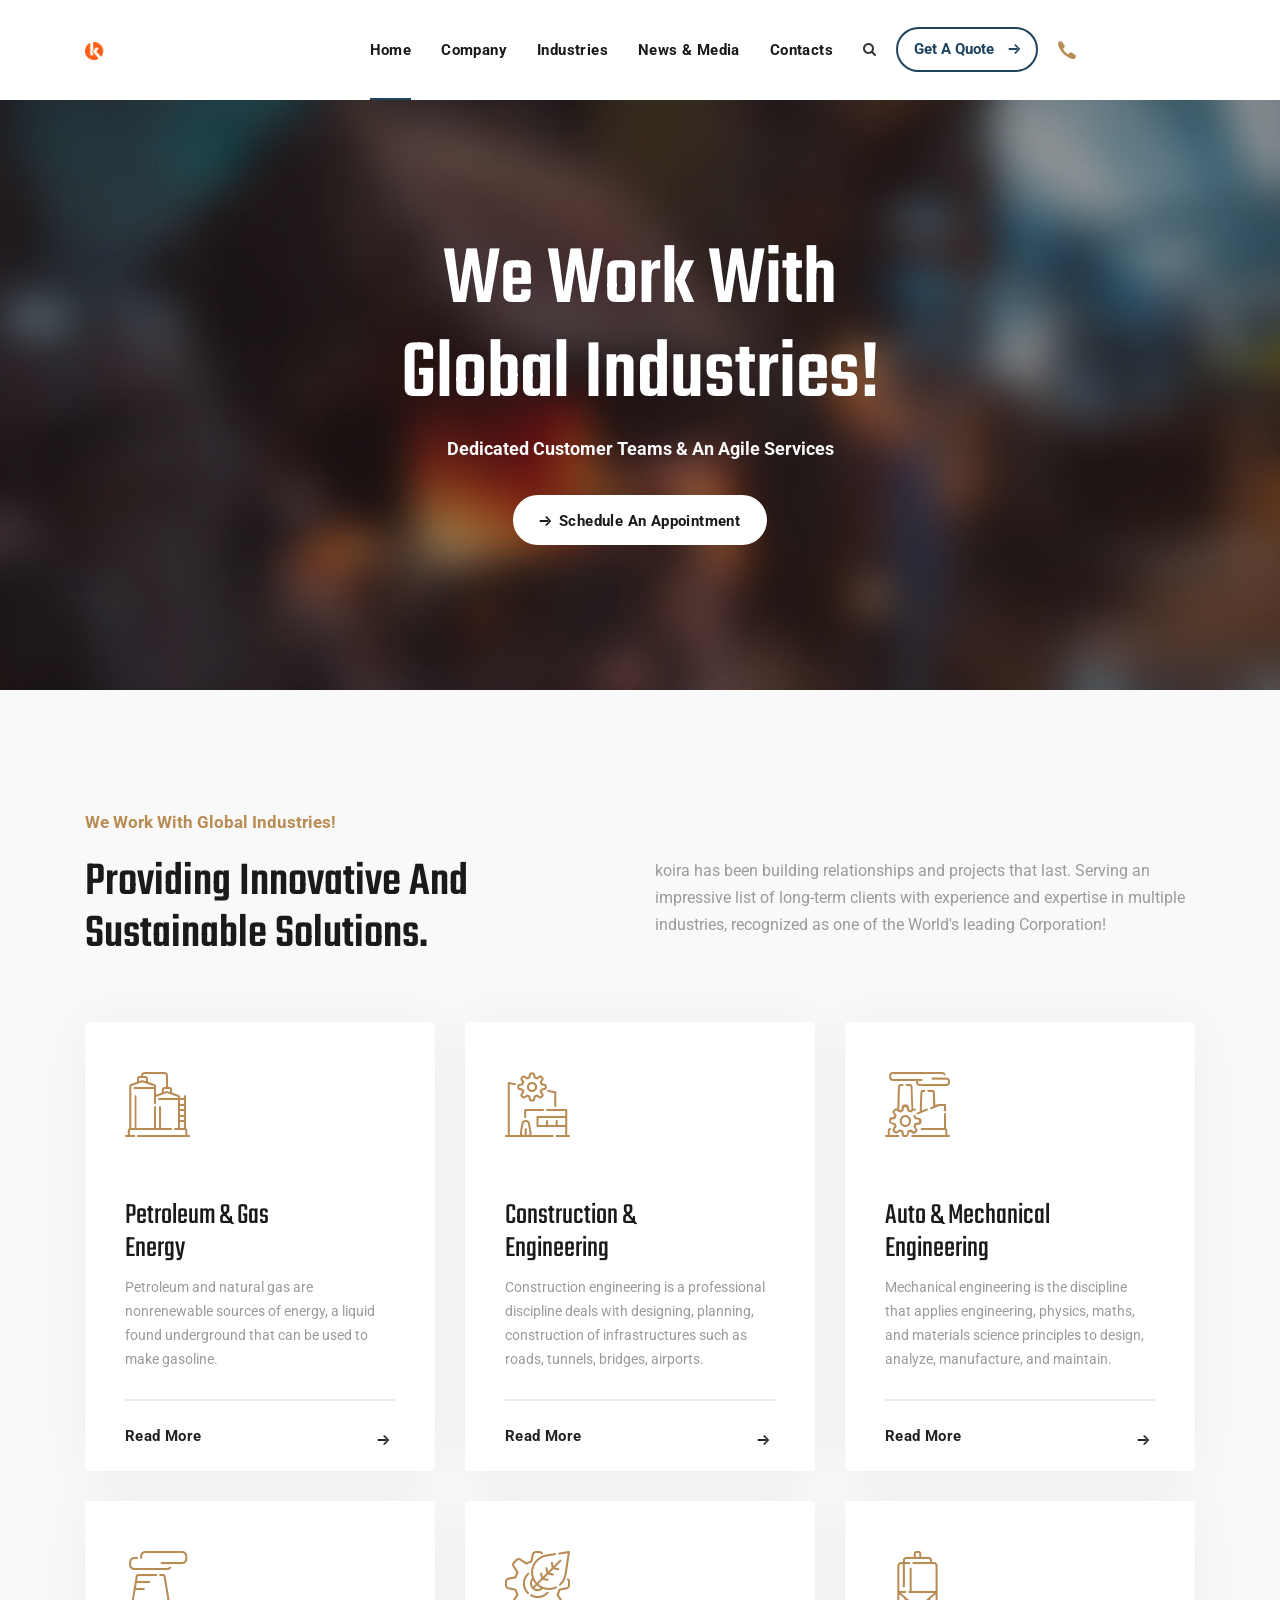
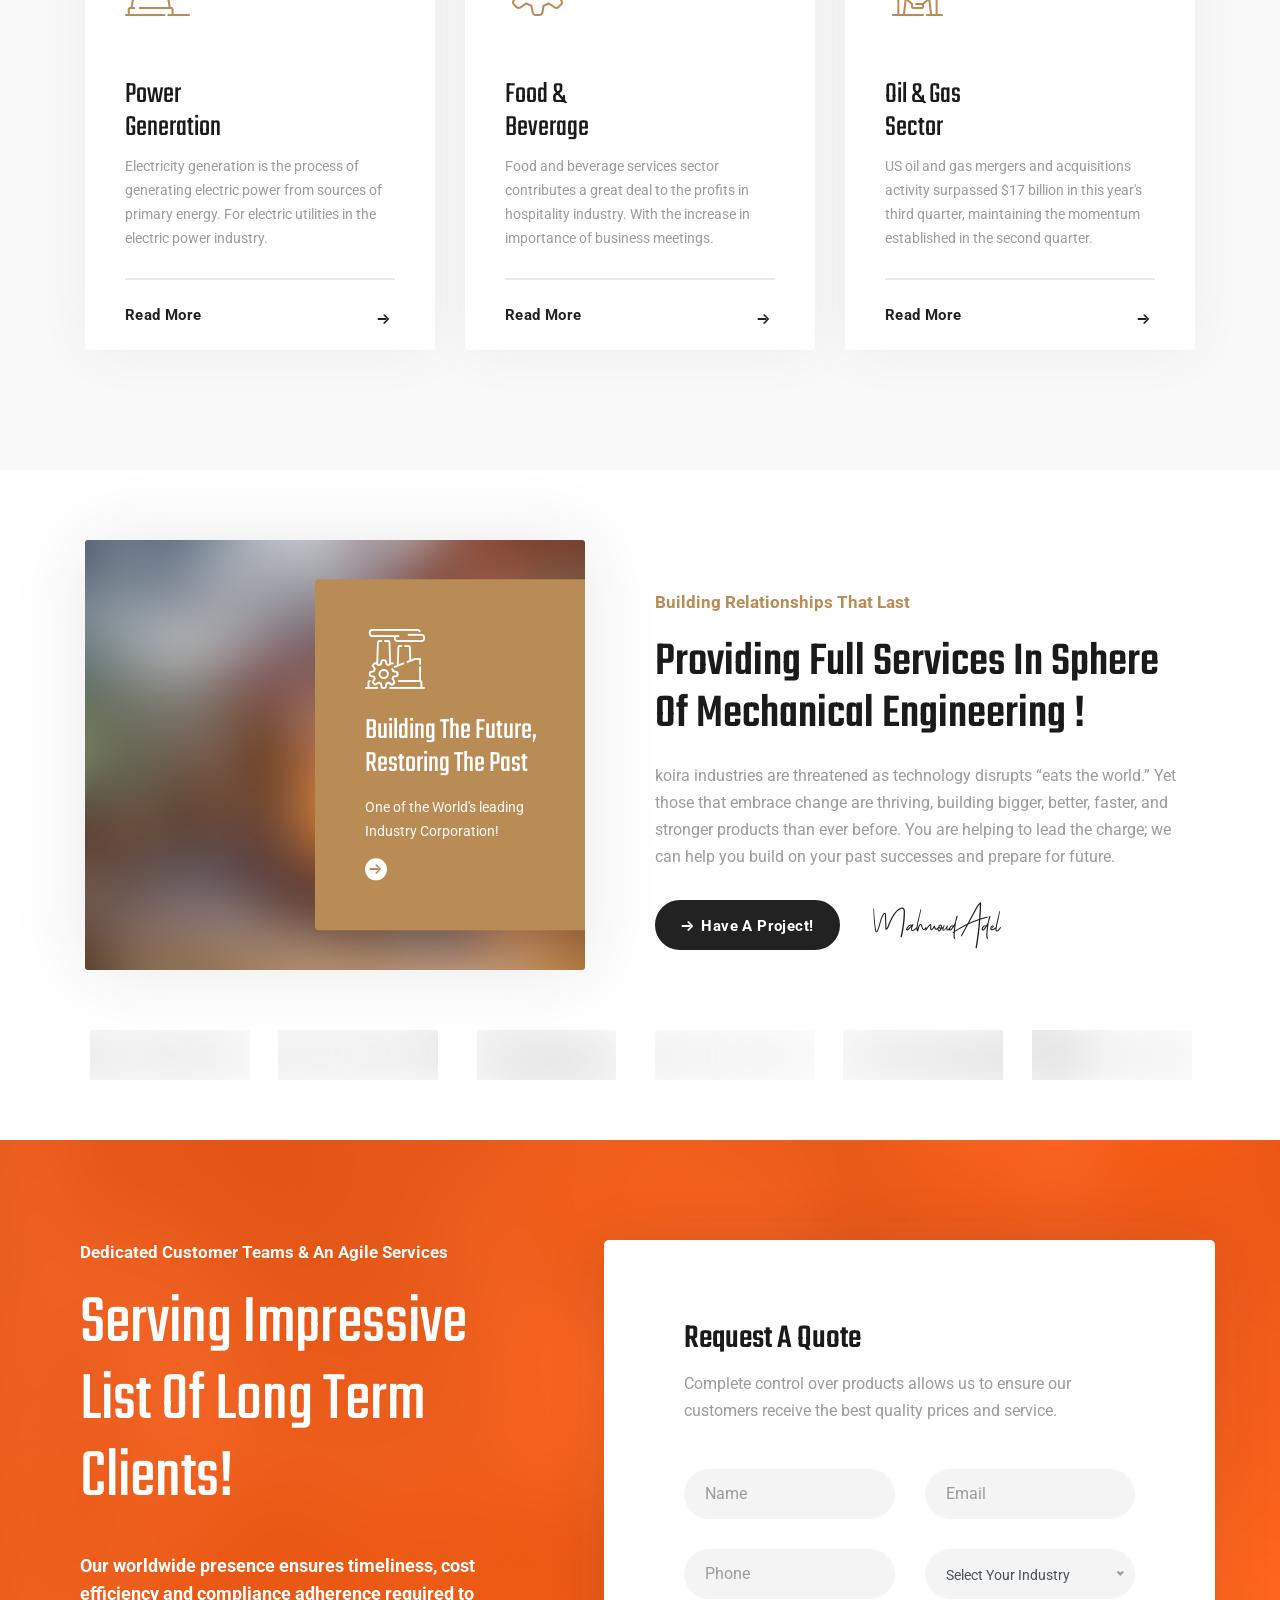
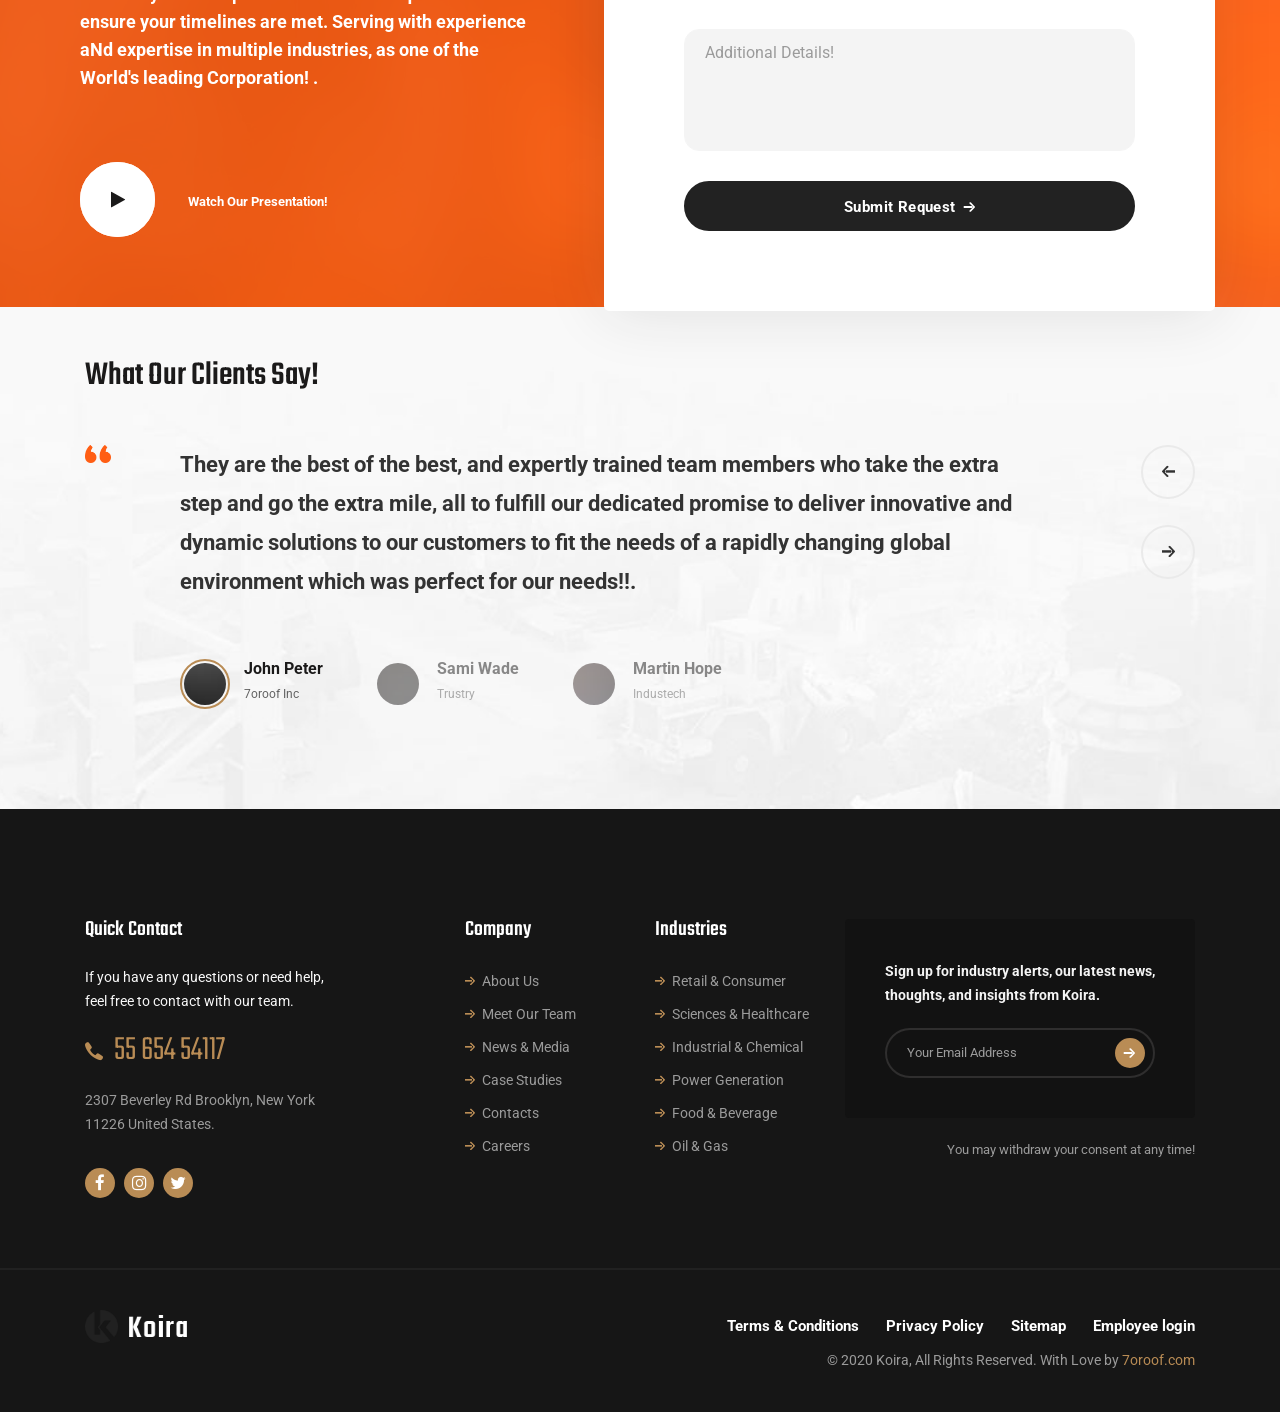
<file: industries-industry-sectors.html>
<!DOCTYPE html>
<html lang="en">
<!DOCTYPE html>
<html lang="en">

<head>
  <meta charset="UTF-8" />
  <meta name="viewport" content="width=device-width, initial-scale=1.0" />
  <meta http-equiv="X-UA-Compatible" content="ie=edge" />
  <meta name="description" content="koira - Factory and Manufacturing Html Template">
  <link href="assets/images/favicon/favicon.png" rel="icon">
  <title>koira - Factory and Manufacturing Html Template</title>
  <link rel="stylesheet"
    href="https://fonts.googleapis.com/css?family=Roboto:400,500,700%7cTeko:400,500,600,700&display=swap">
  <link rel="stylesheet" href="assets/css/libraries.css">
  <link rel="stylesheet" href="assets/css/style.css">
</head>

<body>
  <div class="wrapper">
    <!-- =========================
          Header
      =========================== -->
    <header id="header" class="header header-transparent">
      <nav class="navbar navbar-expand-lg sticky-navbar">
        <div class="container">
          <a class="navbar-brand" href="index.html">
            <img src="assets/images/logo/logo-light.png" class="logo-light" alt="logo">
            <img src="assets/images/logo/logo-dark.png" class="logo-dark" alt="logo">
          </a>
          <button class="navbar-toggler" type="button">
            <span class="menu-lines"><span></span></span>
          </button>
          <div class="collapse navbar-collapse" id="mainNavigation">
            <ul class="navbar-nav ml-auto">
              <li class="nav__item with-dropdown">
                <a href="index.html" class="dropdown-toggle nav__item-link active">Home</a>
                <i class="fa fa-angle-right" data-toggle="dropdown"></i>
                <ul class="dropdown-menu">
                  <li class="nav__item"><a href="index.html" class="nav__item-link">Home Moderm</a></li>
                  <!-- /.nav-item -->
                  <li class="nav__item"><a href="home-classic.html" class="nav__item-link">Home classic</a></li>
                  <!-- /.nav-item -->
                </ul><!-- /.dropdown-menu -->
              </li><!-- /.nav-item -->
              <li class="nav__item with-dropdown">
                <a href="about-us.html" class="dropdown-toggle nav__item-link">Company</a>
                <i class="fa fa-angle-right" data-toggle="dropdown"></i>
                <ul class="dropdown-menu">
                  <li class="nav__item"><a href="about-us.html" class="nav__item-link">About Us</a></li>
                  <!-- /.nav-item -->
                  <li class="nav__item"><a href="why-us.html" class="nav__item-link">Why Choose Us</a></li>
                  <!-- /.nav-item -->
                  <li class="nav__item"><a href="leadership-team.html" class="nav__item-link">Leadership Team</a></li>
                  <!-- /.nav-item -->
                  <li class="nav__item"><a href="pricing.html" class="nav__item-link">Pricing & Plans</a></li>
                  <!-- /.nav-item -->
                  <li class="nav__item"><a href="faqs.html" class="nav__item-link">Help & FAQs</a></li>
                  <!-- /.nav-item -->
                  <li class="nav__item"><a href="careers.html" class="nav__item-link">careers</a></li>
                  <!-- /.nav-item -->
                </ul><!-- /.dropdown-menu -->
              </li><!-- /.nav-item -->
              <li class="nav__item with-dropdown">
                <a href="Industries-industry-served.html" class="dropdown-toggle nav__item-link">Industries</a>
                <i class="fa fa-angle-right" data-toggle="dropdown"></i>
                <ul class="dropdown-menu wide-dropdown-menu">
                  <li class="nav__item">
                    <div class="row mx-0">
                      <div class="col-sm-6 dropdown-menu-col">
                        <h6>Industries Served</h6>
                        <ul class="nav flex-column">
                          <li class="nav__item">
                            <a class="nav__item-link" href="industries-single-industry.html">Petroleum & Gas</a>
                          </li> <!-- /.nav-item -->
                          <li class="nav__item">
                            <a class="nav__item-link" href="industries-single-industry.html">Construction &
                              Engineering</a>
                          </li> <!-- /.nav-item -->
                          <li class="nav__item">
                            <a class="nav__item-link" href="industries-single-industry.html">Mechanical Engineering</a>
                          </li> <!-- /.nav-item -->
                          <li class="nav__item">
                            <a class="nav__item-link" href="industries-single-industry.html">Industrial Chemicals</a>
                          </li> <!-- /.nav-item -->
                          <li class="nav__item">
                            <a class="nav__item-link" href="industries-single-industry.html">Automotive
                              Manufacturing</a>
                          </li> <!-- /.nav-item -->
                          <li class="nav__item">
                            <a class="nav__item-link" href="industries-single-industry.html">Bridge Construction</a>
                          </li><!-- /.nav-item -->
                        </ul>
                      </div><!-- /.col-sm-6 -->
                      <div class="col-sm-6 dropdown-menu-col">
                        <h6>Industry Sectors</h6>
                        <ul class="nav flex-column">
                          <li class="nav__item">
                            <a class="nav__item-link" href="industries-single-sector.html">Retail & Consumer</a>
                          </li> <!-- /.nav-item -->
                          <li class="nav__item">
                            <a class="nav__item-link" href="industries-single-sector.html">Sciences & Healthcare</a>
                          </li> <!-- /.nav-item -->
                          <li class="nav__item">
                            <a class="nav__item-link" href="industries-single-sector.html">Industrial & Chemical</a>
                          </li> <!-- /.nav-item -->
                          <li class="nav__item">
                            <a class="nav__item-link" href="industries-single-sector.html">Power Generation</a>
                          </li> <!-- /.nav-item -->
                          <li class="nav__item">
                            <a class="nav__item-link" href="industries-single-sector.html">Food & Beverage</a>
                          </li> <!-- /.nav-item -->
                          <li class="nav__item">
                            <a class="nav__item-link" href="industries-single-sector.html">Oil & Gas</a>
                          </li><!-- /.nav-item -->
                        </ul>
                      </div><!-- /.col-sm-6 -->
                    </div><!-- /.row -->
                  </li><!-- /.nav-item -->
                </ul><!-- /.dropdown-menu -->
              </li><!-- /.nav-item -->
              <li class="nav__item with-dropdown">
                <a href="blog.html" class="dropdown-toggle nav__item-link">News & Media</a>
                <i class="fa fa-angle-right" data-toggle="dropdown"></i>
                <ul class="dropdown-menu">
                  <li class="nav__item">
                    <a href="blog.html" class="nav__item-link">Our Blog</a>
                  </li><!-- /.nav-item -->
                  <li class="nav__item">
                    <a href="blog-single-post.html" class="nav__item-link">Single Blog Post</a>
                  </li><!-- /.nav-item -->
                  <li class="nav__item">
                    <a href="case-studies-grid.html" class="nav__item-link">Case Studies Grid</a>
                  </li><!-- /.nav-item -->
                  <li class="nav__item">
                    <a href="case-studies-single.html" class="nav__item-link">Single Case Study</a>
                  </li><!-- /.nav-item -->
                </ul><!-- /.dropdown-menu -->
              </li><!-- /.nav-item -->
              <li class="nav__item">
                <a href="contacs.html" class="nav__item-link">Contacts</a>
              </li><!-- /.nav-item -->
            </ul><!-- /.navbar-nav -->
          </div><!-- /.navbar-collapse -->
          <div class="navbar-modules">
            <ul class="list-unstyled d-flex align-items-center modules__btns-list">
              <li><a href="#" class="module__btn module__btn-search"><i class="fa fa-search"></i></a></li>
              <li class="d-none d-lg-block"><a href="request-quote.html"
                  class="btn btn__primary btn__bordered module__btn-request">
                  <span>Get A Quote</span><i class="icon-arrow-right"></i>
                </a></li>
              <li class="d-none d-lg-block">
                <div class="module__btn module__btn-phone d-flex align-items-center">
                  <i class="icon-phone"></i>
                  <a href="tel:5565454117">55 654 541 17</a>
                </div>
              </li>
            </ul><!-- /.modules-wrapper -->
          </div><!-- /.navbar-modules -->
        </div><!-- /.container -->
      </nav><!-- /.navabr -->
    </header><!-- /.Header -->

    <!-- ========================
       page title 
    =========================== -->
    <section id="pageTitle" class="page-title page-title-layout9 bg-overlay bg-parallax text-center">
      <div class="bg-img"><img src="assets/images/page-titles/9.jpg" alt="background"></div>
      <div class="container">
        <div class="row">
          <div class="col-sm-12 col-md-12 col-lg-6 offset-lg-3">
            <h1 class="pagetitle__heading">We Work With Global Industries!</h1>
            <p class="pagetitle__desc">Dedicated Customer Teams & An Agile Services</p>
            <a href="#" class="btn btn__white">
              <i class="icon-arrow-right"></i><span>Schedule An Appointment</span>
            </a>
          </div><!-- /.col-lg-8 -->
        </div><!-- /.row -->
      </div><!-- /.container -->
    </section><!-- /.page-title -->

    <!-- ========================
        services Layout 2
    =========================== -->
    <section id="servicesLayout2" class="services services-layout2 pt-120 pb-90 bg-gray">
      <div class="container">
        <div class="row heading heading-2 mb-40">
          <div class="col-sm-12 col-md-12 col-lg-12">
            <span class="heading__subtitle">We Work With Global Industries!</span>
          </div><!-- /.col-lg-12 -->
          <div class="col-sm-12 col-md-6 col-lg-6">
            <h2 class="heading__title">Providing Innovative and Sustainable Solutions.</h2>
          </div><!-- /.col-lg-6 -->
          <div class="col-sm-12 col-md-6 col-lg-6">
            <p class="heading__desc">koira has been building relationships and projects that last. Serving an impressive
              list of long-term clients with experience and expertise in multiple industries, recognized as one of the
              World's leading Corporation! </p>
          </div><!-- /.col-lg-6 -->
        </div><!-- /.row -->
        <div class="row">
          <div class="col-sm-12 col-md-6 col-lg-4">
            <div class="service-item">
              <div class="service__content">
                <div class="service__icon"><i class="icon-tank-2"></i></div>
                <h4 class="service__title">Petroleum & Gas <br> Energy</h4>
                <p class="service__desc">Petroleum and natural gas are nonrenewable sources of energy, a liquid found
                  underground that can be used to make gasoline.</p>
                <a href="#" class="btn btn__secondary btn__link">
                  <span>Read More</span>
                  <i class="icon-arrow-right"></i>
                </a>
              </div><!-- /.service-content -->
            </div><!-- /.service-item -->
          </div><!-- /.col-lg-4 -->
          <div class="col-sm-12 col-md-6 col-lg-4">
            <div class="service-item">
              <div class="service__content">
                <div class="service__icon"><i class="icon-manufacturing-plant"></i></div>
                <h4 class="service__title">Construction & <br> Engineering</h4>
                <p class="service__desc">Construction engineering is a professional discipline deals with designing,
                  planning, construction of infrastructures such as roads, tunnels, bridges, airports.</p>
                <a href="#" class="btn btn__secondary btn__link">
                  <span>Read More</span>
                  <i class="icon-arrow-right"></i>
                </a>
              </div><!-- /.service-content -->
            </div><!-- /.service-item -->
          </div><!-- /.col-lg-4 -->
          <div class="col-sm-12 col-md-6 col-lg-4">
            <div class="service-item">
              <div class="service__content">
                <div class="service__icon"><i class="icon-factory-2"></i></div>
                <h4 class="service__title">Auto & Mechanical <br> Engineering</h4>
                <p class="service__desc">Mechanical engineering is the discipline that applies engineering, physics,
                  maths, and materials science principles to design, analyze, manufacture, and maintain.</p>
                <a href="#" class="btn btn__secondary btn__link">
                  <span>Read More</span>
                  <i class="icon-arrow-right"></i>
                </a>
              </div><!-- /.service-content -->
            </div><!-- /.service-item -->
          </div><!-- /.col-lg-4 -->
          <div class="col-sm-12 col-md-6 col-lg-4">
            <div class="service-item">
              <div class="service__content">
                <div class="service__icon"><i class="icon-factory"></i></div>
                <h4 class="service__title">Power <br>Generation</h4>
                <p class="service__desc">Electricity generation is the process of generating electric power from sources
                  of primary energy. For electric utilities in the electric power industry.</p>
                <a href="#" class="btn btn__secondary btn__link">
                  <span>Read More</span>
                  <i class="icon-arrow-right"></i>
                </a>
              </div><!-- /.service-content -->
            </div><!-- /.service-item -->
          </div><!-- /.col-lg-4 -->
          <div class="col-sm-12 col-md-6 col-lg-4">
            <div class="service-item">
              <div class="service__content">
                <div class="service__icon"><i class="icon-eco"></i></div>
                <h4 class="service__title">Food & <br>Beverage</h4>
                <p class="service__desc">Food and beverage services sector contributes a great deal to the profits in
                  hospitality industry. With the increase in importance of business meetings.</p>
                <a href="#" class="btn btn__secondary btn__link">
                  <span>Read More</span>
                  <i class="icon-arrow-right"></i>
                </a>
              </div><!-- /.service-content -->
            </div><!-- /.service-item -->
          </div><!-- /.col-lg-4 -->
          <div class="col-sm-12 col-md-6 col-lg-4">
            <div class="service-item">
              <div class="service__content">
                <div class="service__icon"><i class="icon-tank"></i></div>
                <h4 class="service__title">Oil & Gas <br>Sector</h4>
                <p class="service__desc">US oil and gas mergers and acquisitions activity surpassed $17 billion in this
                  year's third quarter, maintaining the momentum established in the second quarter.</p>
                <a href="#" class="btn btn__secondary btn__link">
                  <span>Read More</span>
                  <i class="icon-arrow-right"></i>
                </a>
              </div><!-- /.service-content -->
            </div><!-- /.service-item -->
          </div><!-- /.col-lg-4 -->
        </div><!-- /.row -->
      </div><!-- /.container -->
    </section><!-- /.services Layout 2 -->


    <!-- ========================
      About layout 1
    =========================== -->
    <section id="aboutLayout1" class="about about-layout1 pt-70 pb-0">
      <div class="container">
        <div class="row">
          <div class="col-sm-12 col-md-12 col-lg-6">
            <div class="about__img">
              <img src="assets/images/about/1.jpg" alt="about" class="img-fluid">
              <div class="cta__banner">
                <div class="cta__icon">
                  <i class="icon-factory-2"></i>
                </div>
                <h5 class="cta__title">Building The Future, Restoring The Past</h5>
                <p class="cta__desc">One of the World's leading Industry Corporation!</p>
                <a href="#" class="btn btn__white btn__link">
                  <i class="icon-arrow-right"></i>
                </a>
              </div>
            </div><!-- /.about__img -->
          </div><!-- /.col-lg-6 -->
          <div class="col-sm-12 col-md-12 col-lg-6">
            <div class="heading heading-2 mt-50 mb-30">
              <span class="heading__subtitle">Building Relationships That Last</span>
              <h2 class="heading__title">Providing full services in sphere of Mechanical Engineering !</h2>
              <p class="heading__desc">koira industries are threatened as technology disrupts “eats the world.” Yet
                those that embrace change are thriving, building bigger, better, faster, and stronger products than ever
                before. You are helping to lead the charge; we can help you build on your past successes and prepare for
                future.</p>
            </div><!-- /heading -->
            <a href="#" class="btn btn__secondary mr-30">
              <i class="icon-arrow-right"></i><span>Have A Project!</span>
            </a>
            <img src="assets/images/about/singnture.png" alt="singnture" class="signature">
          </div><!-- /.col-lg-6 -->
        </div><!-- /.row -->
      </div><!-- /.container -->
    </section><!-- /.About layout 1 -->

    <!-- =====================
       Clients 
    ======================== -->
    <section id="clients" class="clients">
      <div class="container">
        <div class="row">
          <div class="col-sm-12 col-md-12 col-lg-12">
            <div class="carousel owl-carousel" data-slide="6" data-slide-md="4" data-slide-sm="2" data-autoplay="true"
              data-nav="false" data-dots="false" data-space="20" data-loop="true" data-speed="700">
              <div class="client">
                <a href="#"><img src="assets/images/clients/1.png" alt="client"></a>
              </div><!-- /.client -->
              <div class="client">
                <a href="#"><img src="assets/images/clients/2.png" alt="client"></a>
              </div><!-- /.client -->
              <div class="client">
                <a href="#"><img src="assets/images/clients/3.png" alt="client"></a>
              </div><!-- /.client -->
              <div class="client">
                <a href="#"><img src="assets/images/clients/4.png" alt="client"></a>
              </div><!-- /.client -->
              <div class="client">
                <a href="#"><img src="assets/images/clients/5.png" alt="client"></a>
              </div><!-- /.client -->
              <div class="client">
                <a href="#"><img src="assets/images/clients/6.png" alt="client"></a>
              </div><!-- /.client -->
            </div><!-- /.carousel -->
          </div><!-- /.col-lg-12 -->
        </div><!-- /.row -->
      </div><!-- /.container -->
    </section><!-- /.clients -->

    <!-- =========================
        Banner layout 2
    =========================== -->
    <section id="bannerLayout2" class="banner banner-layout2 bg-overlay bg-overlay-theme pb-0">
      <div class="bg-img"><img src="assets/images/banners/4.jpg" alt="background"></div>
      <div class="container-fluid">
        <div class="row">
          <div class="col-sm-12 col-md-12 col-lg-5">
            <div class="heading heading-4 heading-white mb-70">
              <span class="heading__subtitle">Dedicated Customer Teams & An Agile Services</span>
              <h3 class="heading__title">Serving Impressive List Of Long Term Clients!</h3>
              <p class="heading__desc">Our worldwide presence ensures timeliness, cost efficiency and compliance
                adherence required to ensure your timelines are met. Serving with experience aNd expertise in multiple
                industries, as one of the World's leading Corporation! .</p>
            </div><!-- /.heading -->
            <div class="video__btn video__btn-white mb-70">
              <a class="popup-video" href="https://www.youtube.com/watch?4=&v=TKnufs85hXk">
                <div class="video__player">
                  <span class="video__player-animation"></span>
                  <span class="video__player-animation video__player-animation-2"></span>
                  <span class="video__player-animation video__player-animation-3"></span>
                  <i class="fa fa-play"></i>
                </div>
                <span class="video__player-title">Watch Our Presentation!</span>
              </a>
            </div><!-- /.video -->
          </div><!-- /.col-lg-5 -->
          <div class="col-sm-12 col-md-12 col-lg-7">
            <div class="contact__panel-wrap">
              <div class="contact__panel contact__panel-layout2">
                <form class="contact__form-panel">
                  <div class="row">
                    <div class="col-sm-12 contact__form-panel-header">
                      <h4>Request A Quote</h4>
                      <p>Complete control over products allows us to ensure our customers receive the best quality
                        prices and service.</p>
                    </div>
                    <div class="col-sm-6 col-md-6 col-lg-6">
                      <div class="form-group"><input type="text" class="form-control" placeholder="Name"></div>
                    </div><!-- /.col-lg-6 -->
                    <div class="col-sm-6 col-md-6 col-lg-6">
                      <div class="form-group"><input type="email" class="form-control" placeholder="Email"></div>
                    </div><!-- /.col-lg-6 -->
                    <div class="col-sm-6 col-md-6 col-lg-6">
                      <div class="form-group"><input type="text" class="form-control" placeholder="Phone"></div>
                    </div><!-- /.col-lg-6 -->
                    <div class="col-sm-6 col-md-6 col-lg-6">
                      <div class="form-group">
                        <select class="form-control form-group w-100">
                          <option>Select Your Industry</option>
                          <option>Industry 1</option>
                          <option>Industry 2</option>
                        </select>
                      </div>
                    </div><!-- /.col-lg-6 -->
                    <div class="col-sm-12 col-md-12 col-lg-12">
                      <div class="form-group">
                        <textarea class="form-control" placeholder="Additional Details!"></textarea>
                      </div>
                    </div><!-- /.col-lg-12 -->
                    <div class="col-sm-12 col-md-12 col-lg-12">
                      <button type="submit" class="btn btn__secondary btn__block">
                        <span>Submit Request</span><i class="icon-arrow-right"></i>
                      </button>
                    </div><!-- /.col-lg-12 -->
                  </div><!-- /.row -->
                </form>
              </div><!-- /.contact__panel -->
            </div>
          </div><!-- /.col-lg-7 -->
        </div><!-- /.row -->
      </div><!-- /.container -->
    </section><!-- /. Banner layout 2 -->

    <!-- ========================= 
       Testimonials layout 1
    =========================  -->
    <section id="testimonialsLayout1" class="testimonials testimonials-layout1">
      <div class="bg-img"><img src="assets/images/backgrounds/1.jpg" alt="background"></div>
      <div class="container">
        <div class="row">
          <div class="col-sm-12 col-md-12 col-lg-12">
            <div class="heading mb-50">
              <h2 class="heading__title mb-0">What Our Clients Say!</h2>
            </div><!-- /.heading -->
          </div><!-- /.col-lg-6 -->
        </div><!-- /.row -->
        <div class="row">
          <div class="col-12 col-sm-1 col-md-1 col-lg-1">
            <img src="assets/images/testimonials/quote-icon.png" alt="quote-icon" class="mb-20">
          </div><!-- /.col-lg-1 -->
          <div class="co-12 col-sm-11 col-md-11 col-lg-11">
            <div class="owl-carousel thumbs-carousel carousel-arrows" data-slider-id="1" data-nav="true"
              data-dots="false">
              <!-- Testimonial #1 -->
              <div class=" testimonial-item">
                <div class="testimonial__content">
                  <p class="testimonial__desc">They are the best of the best, and expertly trained team members who take
                    the extra step and go the extra mile, all to fulfill our dedicated promise to deliver innovative and
                    dynamic solutions to our customers to fit the needs of a rapidly changing global environment which
                    was perfect for our needs!!.</p>
                </div><!-- /.testimonial-content -->
              </div><!-- /. testimonial-item -->
              <!-- Testimonial #2 -->
              <div class=" testimonial-item">
                <div class="testimonial__content">
                  <p class="testimonial__desc">They are the best of the best, and expertly trained team members who take
                    the extra step and go the extra mile, all to fulfill our dedicated promise to deliver innovative and
                    dynamic solutions to our customers to fit the needs of a rapidly changing global environment which
                    was perfect for our needs!!.</p>
                </div><!-- /.testimonial-content -->
              </div><!-- /. testimonial-item -->
              <!-- Testimonial #3 -->
              <div class=" testimonial-item">
                <div class="testimonial__content">
                  <p class="testimonial__desc">They are the best of the best, and expertly trained team members who take
                    the extra step and go the extra mile, all to fulfill our dedicated promise to deliver innovative and
                    dynamic solutions to our customers to fit the needs of a rapidly changing global environment which
                    was perfect for our needs!!.</p>
                </div><!-- /.testimonial-content -->
              </div><!-- /. testimonial-item -->
            </div>
            <div class="owl-thumbs" data-slider-id="1">
              <button class="owl-thumb-item">
                <span class="testimonial__thumb">
                  <img src="assets/images/testimonials/thumbs/1.jpg" alt="author thumb">
                </span><!-- /.testimonial-thumb -->
                <span class="testimonial__meta">
                  <span class="testimonial__meta-title">John Peter</span>
                  <span class="testimonial__meta-desc">7oroof Inc</span>
                </span><!-- /.testimonial-meta -->
              </button>
              <button class="owl-thumb-item">
                <span class="testimonial__thumb">
                  <img src="assets/images/testimonials/thumbs/2.jpg" alt="author thumb">
                </span><!-- /.testimonial-thumb -->
                <span class="testimonial__meta">
                  <span class="testimonial__meta-title">Sami Wade</span>
                  <span class="testimonial__meta-desc">Trustry</span>
                </span><!-- /.testimonial-meta -->
              </button>
              <button class="owl-thumb-item">
                <span class="testimonial__thumb">
                  <img src="assets/images/testimonials/thumbs/3.jpg" alt="author thumb">
                </span><!-- /.testimonial-thumb -->
                <span class="testimonial__meta">
                  <span class="testimonial__meta-title">Martin Hope</span>
                  <span class="testimonial__meta-desc">Industech</span>
                </span><!-- /.testimonial-meta -->
              </button>
            </div><!-- /.owl-thumbs -->
          </div><!-- /.col-lg-12 -->
        </div><!-- /.row -->
      </div><!-- /.container -->
    </section><!-- /.testimonials 1 -->

    <!-- ========================
      Footer
    ========================== -->
    <footer id="footer" class="footer">
      <div class="footer-top">
        <div class="container">
          <div class="row">
            <div class="col-sm-12 col-md-12 col-lg-4 col-xl-3 footer__widget footer__widget-about">
              <h6 class="footer__widget-title">Quick Contact</h6>
              <div class="footer__widget-content">
                <p class="color-gray">If you have any questions or need help, feel free to contact with our team.</p>
                <p class="footer__contact-phone">
                  <i class="icon-phone"></i>
                  <a href="tel:5565454117">55 654 54117</a>
                </p>
                <p>2307 Beverley Rd Brooklyn, New York <br>11226 United States.</p>
                <ul class="social__icons">
                  <li><a href="#"><i class="fa fa-facebook"></i></a></li>
                  <li><a href="#"><i class="fa fa-instagram"></i></a></li>
                  <li><a href="#"><i class="fa fa-twitter"></i></a></li>
                </ul><!-- /.social-icons -->
              </div>
            </div><!-- /.col-xl-3 -->
            <div class="col-6 col-sm-6 col-md-6 col-lg-3 col-xl-2 offset-xl-1 footer__widget footer__widget-nav">
              <h6 class="footer__widget-title">Company</h6>
              <div class="footer__widget-content">
                <nav>
                  <ul class="list-unstyled">
                    <li><a href="#">About Us</a></li>
                    <li><a href="#">Meet Our Team</a></li>
                    <li><a href="#">News & Media</a></li>
                    <li><a href="#">Case Studies</a></li>
                    <li><a href="#">Contacts</a></li>
                    <li><a href="#">Careers</a></li>
                  </ul>
                </nav>
              </div><!-- /.footer-widget-content -->
            </div><!-- /.col-xl-2 -->
            <div class="col-6 col-sm-6 col-md-6 col-lg-3 col-xl-2 footer__widget footer__widget-nav">
              <h6 class="footer__widget-title">Industries</h6>
              <div class="footer__widget-content">
                <nav>
                  <ul class="list-unstyled">
                    <li><a href="#">Retail & Consumer</a></li>
                    <li><a href="#">Sciences & Healthcare</a></li>
                    <li><a href="#">Industrial & Chemical</a></li>
                    <li><a href="#">Power Generation</a></li>
                    <li><a href="#">Food & Beverage</a></li>
                    <li><a href="#">Oil & Gas</a></li>
                  </ul>
                </nav>
              </div><!-- /.footer-widget-content -->
            </div><!-- /.col-xl-2 -->
            <div class="col-sm-12 col-md-10 col-lg-6 col-xl-4 footer__widget footer__widget-newsletter">
              <div class="footer__widget-content">
                <p>Sign up for industry alerts, our latest news, thoughts, and insights from Koira.</p>
                <form class="widget__newsletter-form">
                  <div class="form-group mb-0">
                    <input type="text" class="form-control" placeholder="Your Email Address">
                    <button type="submit" class="btn btn__primary btn__hover2">
                      <i class="icon-arrow-right"></i>
                    </button>
                  </div>
                </form>
              </div><!-- /.footer-widget-content -->
              <p class="text-right fz-13 mt-20 mb-0">You may withdraw your consent at any time!</p>
            </div><!-- /.col-xl-4 -->
          </div><!-- /.row -->
        </div><!-- /.container -->
      </div><!-- /.footer-top -->
      <div class="footer-bottom">
        <div class="container">
          <div class="row">
            <div class="col-sm-12 col-md-3 col-lg-3">
              <img src="assets/images/logo/logo-footer.png" alt="logo">
            </div><!-- /.col-lg-3 -->
            <div class="col-sm-12 col-md-9 col-lg-9 text-right">
              <div class="footer__copyright">
                <nav>
                  <ul class="footer__copyright-links list-unstyled d-flex flex-wrap justify-content-end">
                    <li><a href="#">Terms & Conditions </a></li>
                    <li><a href="#">Privacy Policy</a></li>
                    <li><a href="#">Sitemap</a></li>
                    <li><a href="#">Employee login</a></li>
                  </ul>
                </nav>
                <p class="mb-0"> &copy; 2020 Koira, All Rights Reserved. With Love by
                  <a href="http://themeforest.net/user/7oroof">7oroof.com</a>
                </p>
              </div><!-- /.Footer-copyright -->
            </div><!-- /.col-lg-9 -->
          </div><!-- /.row -->
        </div><!-- /.container -->
      </div><!-- /.Footer-bottom -->
    </footer><!-- /.Footer -->
    <button id="scrollTopBtn"><i class="fa fa-long-arrow-up"></i></button>

    <div class="module__search-container">
      <i class="fa fa-times close-search"></i>
      <form class="module__search-form">
        <input type="text" class="search__input" placeholder="Type Words Then Enter">
        <button class="module__search-btn"><i class="fa fa-search"></i></button>
      </form>
    </div><!-- /.module-search-container -->

  </div><!-- /.wrapper -->

  <script src="assets/js/jquery-3.3.1.min.js"></script>
  <script src="assets/js/plugins.js"></script>
  <script src="assets/js/main.js"></script>
</body>

</html>
</file>
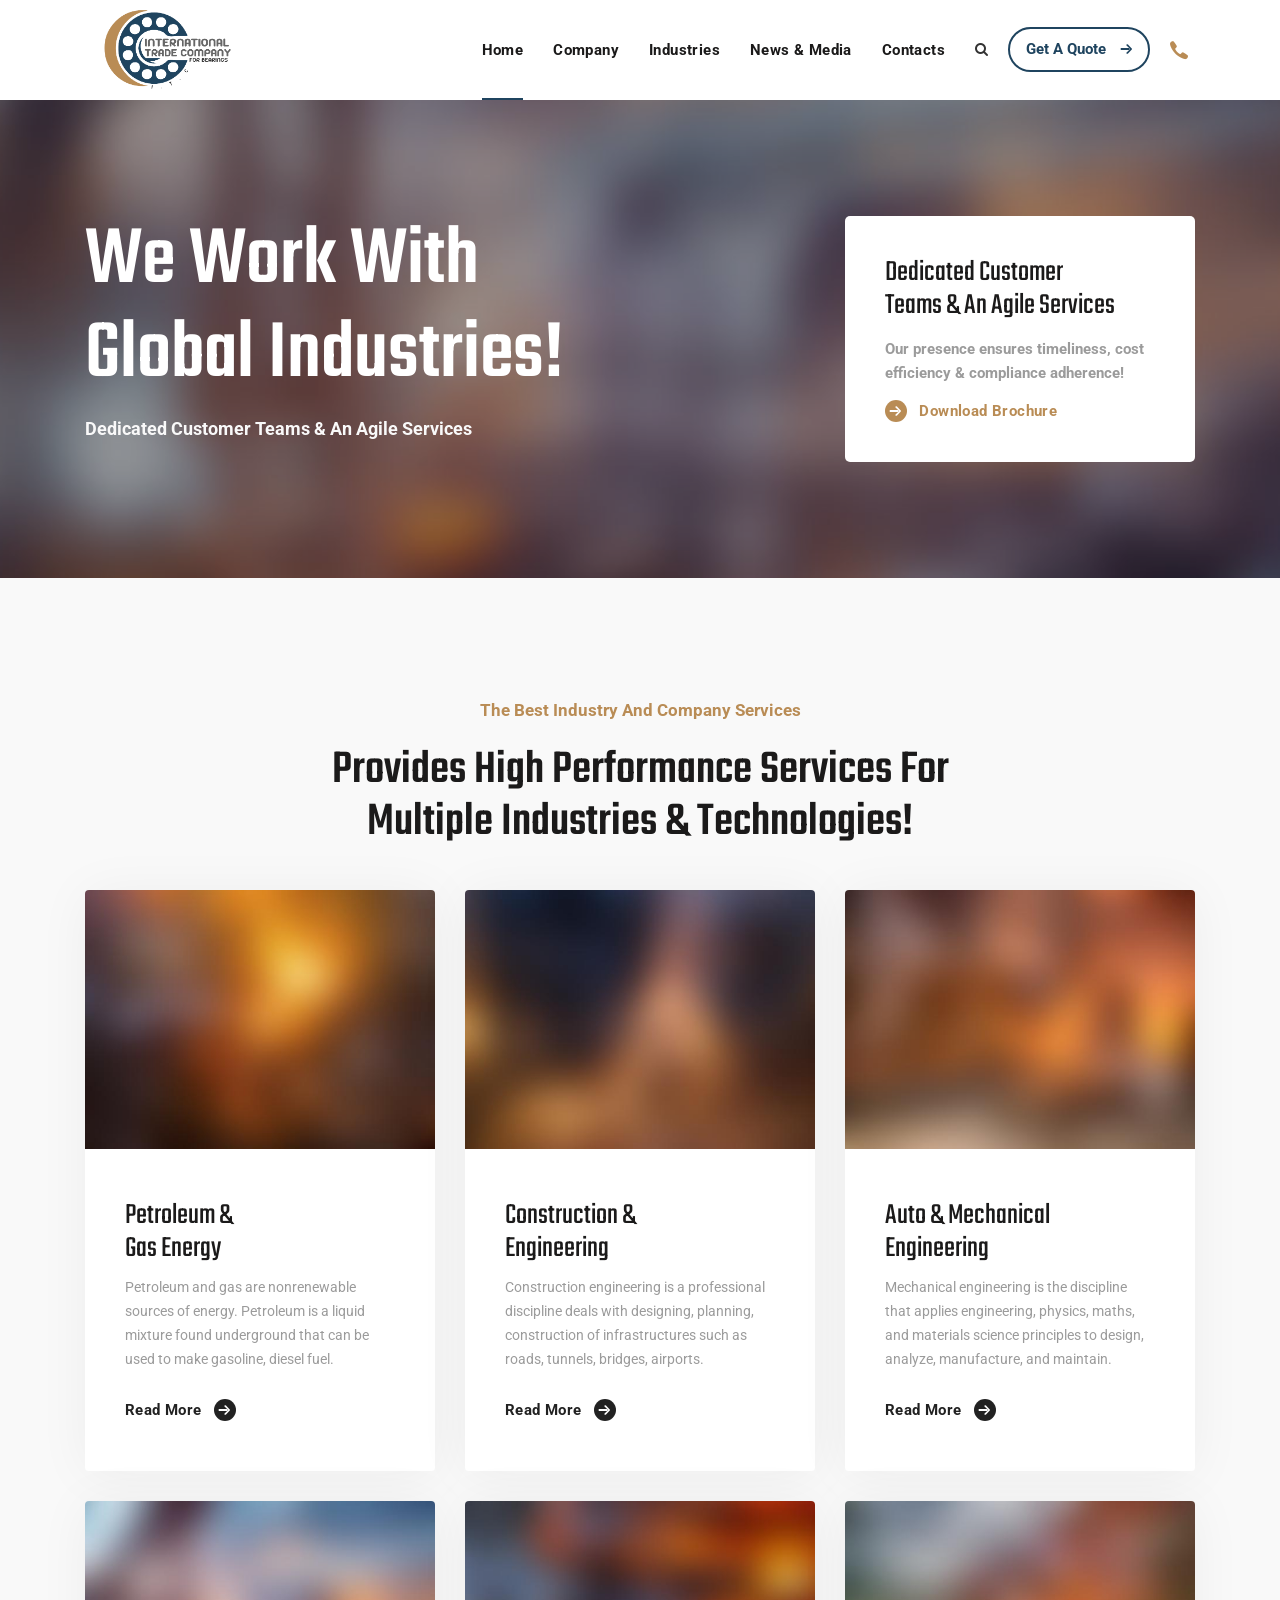
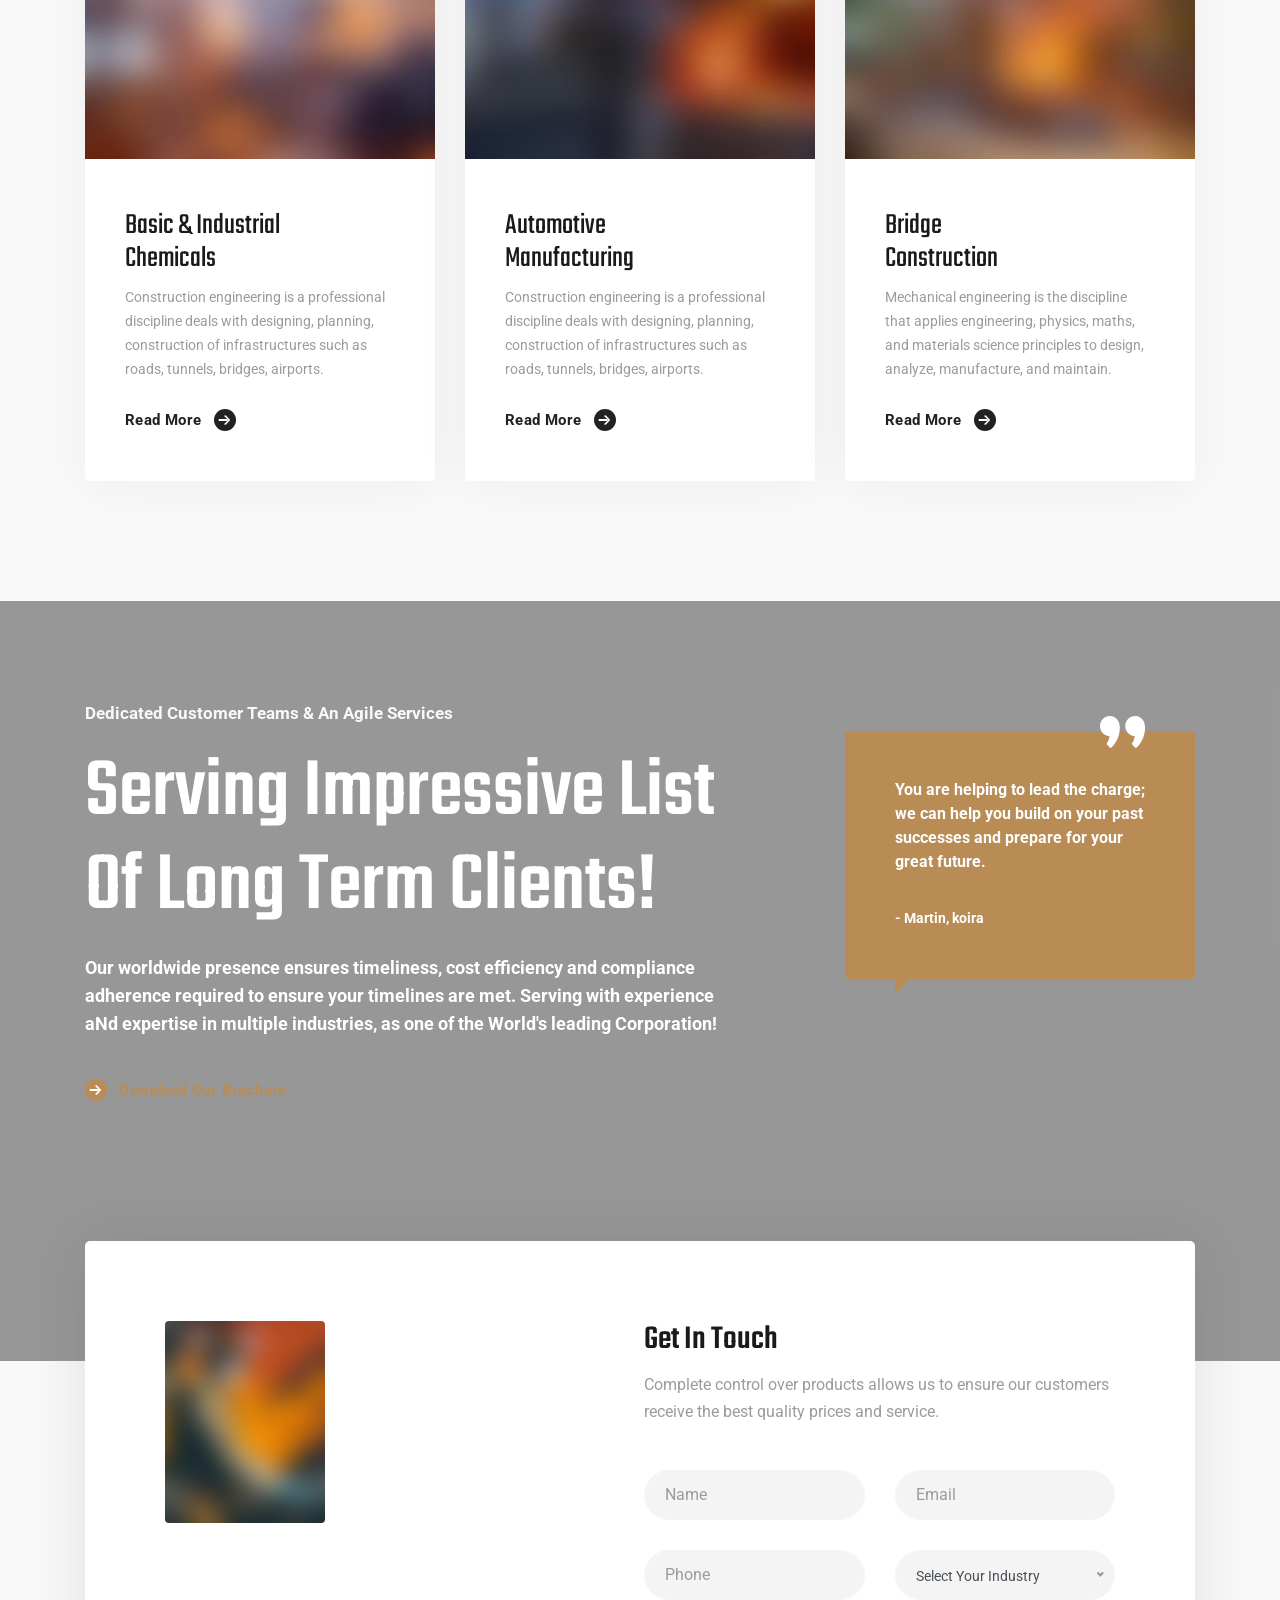
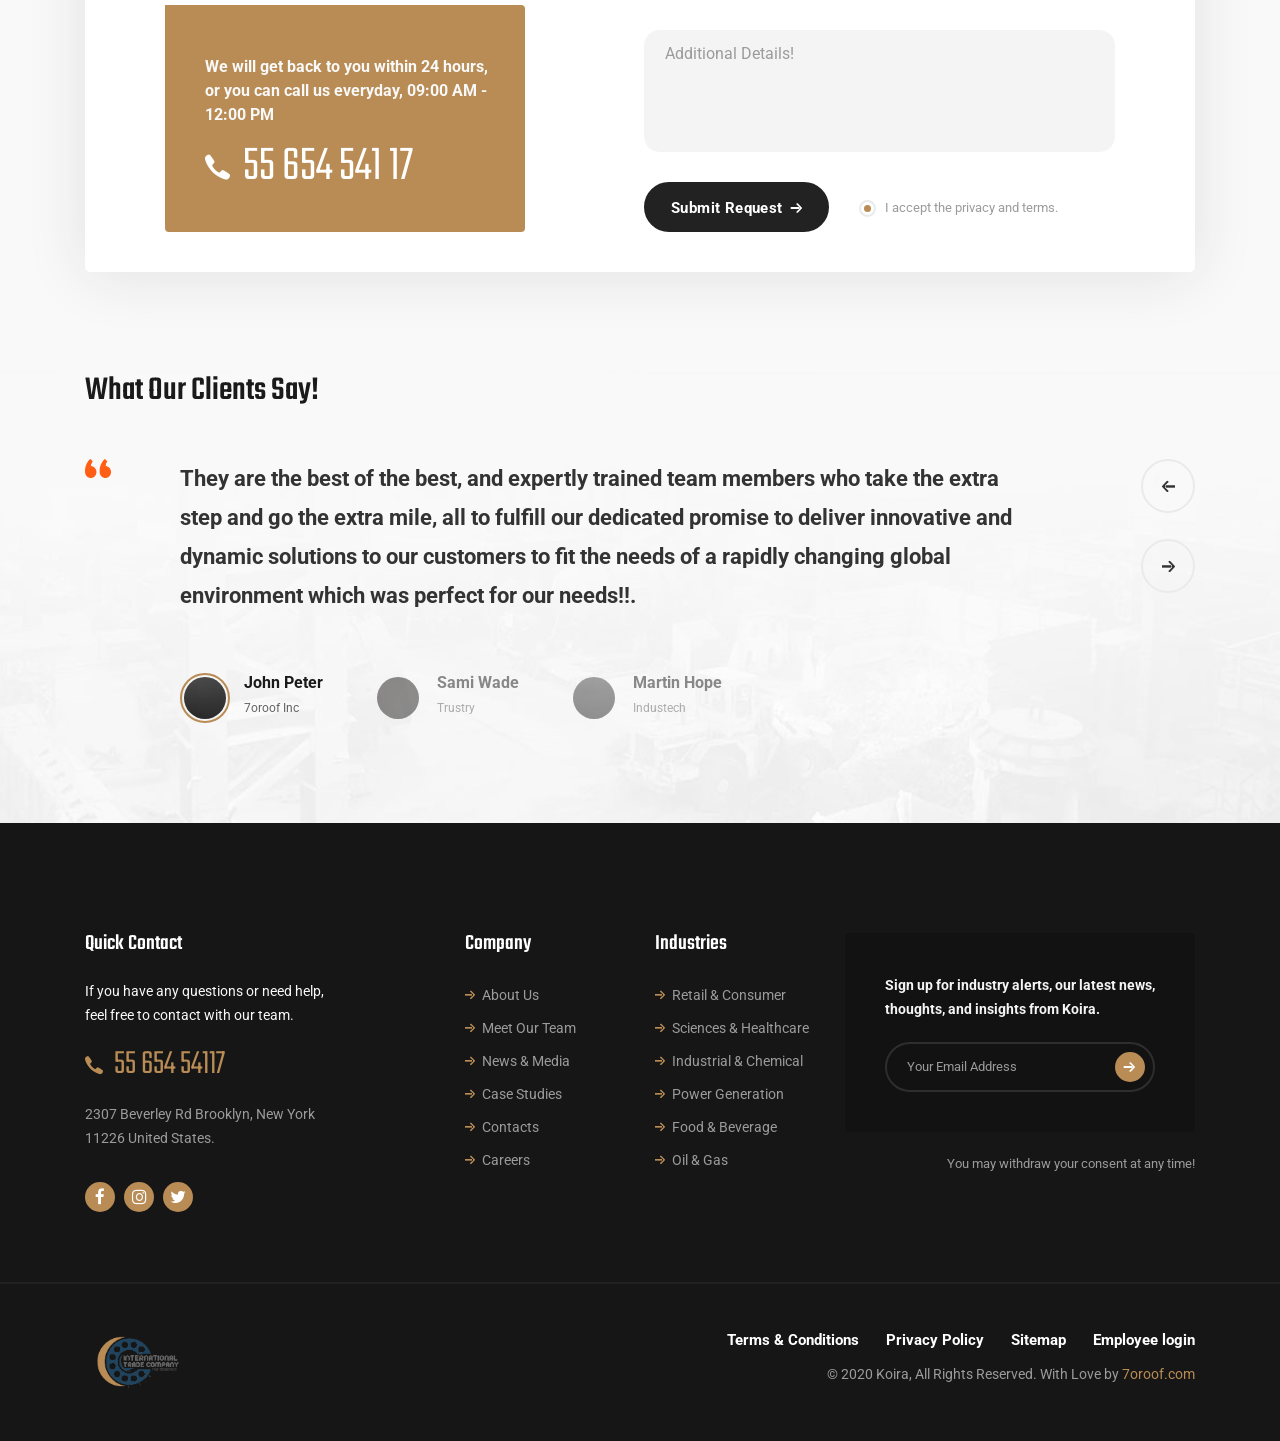
<file: Industries-industry-served.html>
<!DOCTYPE html>
<html lang="en">

<head>
  <meta charset="UTF-8" />
  <meta name="viewport" content="width=device-width, initial-scale=1.0" />
  <meta http-equiv="X-UA-Compatible" content="ie=edge" />
  <meta name="description" content="koira - Factory and Manufacturing Html Template">
  <link href="assets/images/favicon/favicon.png" rel="icon">
  <title>koira - Factory and Manufacturing Html Template</title>
  <link rel="stylesheet"
    href="https://fonts.googleapis.com/css?family=Roboto:400,500,700%7cTeko:400,500,600,700&display=swap">
  <link rel="stylesheet" href="assets/css/libraries.css">
  <link rel="stylesheet" href="assets/css/style.css">
</head>

<body>
  <div class="wrapper">
    <!-- =========================
        Header
    =========================== -->
    <header id="header" class="header header-transparent">
      <nav class="navbar navbar-expand-lg sticky-navbar">
        <div class="container">
          <a class="navbar-brand" href="index.html">
            <img src="assets/images/logo/ROLMEN_BELY-01-removebg-preview.png" class="logo-light" alt="logo">
            <img src="assets/images/logo/ROLMEN_BELY-01-removebg-preview.png" class="logo-dark" alt="logo">
          </a>
          <button class="navbar-toggler" type="button">
            <span class="menu-lines"><span></span></span>
          </button>
          <div class="collapse navbar-collapse" id="mainNavigation">
            <ul class="navbar-nav ml-auto">
              <li class="nav__item with-dropdown">
                <a href="index.html" class="dropdown-toggle nav__item-link active">Home</a>
                <i class="fa fa-angle-right" data-toggle="dropdown"></i>
                
              </li><!-- /.nav-item -->
              <li class="nav__item with-dropdown">
                <a href="about-us.html" class="dropdown-toggle nav__item-link">Company</a>
                <i class="fa fa-angle-right" data-toggle="dropdown"></i>
                
              </li><!-- /.nav-item -->
              <li class="nav__item with-dropdown">
                <a href="Industries-industry-served.html" class="dropdown-toggle nav__item-link">Industries</a>
                <i class="fa fa-angle-right" data-toggle="dropdown"></i>
                
                 
              </li><!-- /.nav-item -->
              <li class="nav__item with-dropdown">
                <a href="blog.html" class="dropdown-toggle nav__item-link">News & Media</a>
                <i class="fa fa-angle-right" data-toggle="dropdown"></i>
              
              <li class="nav__item">
                <a href="contacs.html" class="nav__item-link">Contacts</a>
              </li><!-- /.nav-item -->
            </ul><!-- /.navbar-nav -->
          </div><!-- /.navbar-collapse -->
          <div class="navbar-modules">
            <ul class="list-unstyled d-flex align-items-center modules__btns-list">
              <li><a href="#" class="module__btn module__btn-search"><i class="fa fa-search"></i></a></li>
              <li class="d-none d-lg-block"><a href="request-quote.html"
                  class="btn btn__primary btn__bordered module__btn-request">
                  <span>Get A Quote</span><i class="icon-arrow-right"></i>
                </a></li>
              <li class="d-none d-lg-block">
                <div class="module__btn module__btn-phone d-flex align-items-center">
                  <i class="icon-phone"></i>
                  <a href="#"></a>
                </div>
              </li>
            </ul><!-- /.modules-wrapper -->
          </div><!-- /.navbar-modules -->
        </div><!-- /.container -->
      </nav><!-- /.navabr -->
    </header><!-- /.Header -->


    <!-- ========================
       page title 
    =========================== -->
    <section id="pageTitle" class="page-title page-title-layout7 bg-overlay bg-parallax">
      <div class="bg-img"><img src="assets/images/page-titles/7.jpg" alt="background"></div>
      <div class="container">
        <div class="row align-items-center">
          <div class="col-sm-12 col-md-12 col-lg-6 col-xl-6">
            <h1 class="pagetitle__heading">We Work With Global Industries!</h1>
            <p class="pagetitle__desc mb-20">Dedicated Customer Teams & An Agile Services</p>
          </div><!-- /.col-xl-6 -->
          <div class="col-sm-12 col-md-12 col-lg-6 col-xl-4 offset-xl-2">
            <div class="cta__banner cta__banner-white">
              <h5 class="cta__title">Dedicated Customer <br> Teams & An Agile Services</h5>
              <p class="cta__desc">Our presence ensures timeliness, cost efficiency & compliance adherence!</p>
              <a href="#" class="btn btn__primary btn__link">
                <i class="icon-arrow-right"></i> <span>Download Brochure</span>
              </a>
            </div><!-- /.cta__banner -->
          </div><!-- /.col-xl-4 -->
        </div><!-- /.row -->
      </div><!-- /.container -->
    </section><!-- /.page-title -->

    <!-- ========================
        Services Layout 1
    =========================== -->
    <section id="servicesLayout1" class="services services-layout1 pt-120 pb-90 bg-gray">
      <div class="container">
        <div class="row">
          <div class="col-sm-12 col-md-12 col-lg-8 offset-lg-2">
            <div class="heading heading-2 text-center mb-40">
              <span class="heading__subtitle">The Best Industry And Company Services</span>
              <h2 class="heading__title">Provides High Performance Services For Multiple Industries & Technologies!</h2>
            </div><!-- /.heading -->
          </div><!-- /.col-lg-10 -->
        </div><!-- /.row -->
        <div class="row">
          <div class="col-sm-12 col-md-6 col-lg-4">
            <div class="service-item">
              <div class="service__img">
                <img src="assets/images/services/1.jpg" alt="service" class="img-fluid">
              </div><!-- /.service-img -->
              <div class="service__content">
                <h4 class="service__title">Petroleum & <br> Gas Energy</h4>
                <p class="service__desc">Petroleum and gas are nonrenewable sources of energy. Petroleum is a liquid
                  mixture found underground that can be used to make gasoline, diesel fuel.</p>
                <a href="#" class="btn btn__secondary btn__link">
                  <span>Read More</span>
                  <i class="icon-arrow-right"></i>
                </a>
              </div><!-- /.service-content -->
            </div><!-- /.service-item -->
          </div><!-- /.col-lg-4 -->
          <div class="col-sm-12 col-md-6 col-lg-4">
            <div class="service-item">
              <div class="service__img">
                <img src="assets/images/services/2.jpg" alt="service" class="img-fluid">
              </div><!-- /.service-img -->
              <div class="service__content">
                <h4 class="service__title">Construction & <br> Engineering</h4>
                <p class="service__desc">Construction engineering is a professional discipline deals with designing,
                  planning, construction of infrastructures such as roads, tunnels, bridges, airports.</p>
                <a href="#" class="btn btn__secondary btn__link">
                  <span>Read More</span>
                  <i class="icon-arrow-right"></i>
                </a>
              </div><!-- /.service-content -->
            </div><!-- /.service-item -->
          </div><!-- /.col-lg-4 -->
          <div class="col-sm-12 col-md-6 col-lg-4">
            <div class="service-item">
              <div class="service__img">
                <img src="assets/images/services/3.jpg" alt="service" class="img-fluid">
              </div><!-- /.service-img -->
              <div class="service__content">
                <h4 class="service__title">Auto & Mechanical <br> Engineering</h4>
                <p class="service__desc">Mechanical engineering is the discipline that applies engineering, physics,
                  maths, and materials science principles to design, analyze, manufacture, and maintain.</p>
                <a href="#" class="btn btn__secondary btn__link">
                  <span>Read More</span>
                  <i class="icon-arrow-right"></i>
                </a>
              </div><!-- /.service-content -->
            </div><!-- /.service-item -->
          </div><!-- /.col-lg-4 -->
          <div class="col-sm-12 col-md-6 col-lg-4">
            <div class="service-item">
              <div class="service__img">
                <img src="assets/images/services/4.jpg" alt="service" class="img-fluid">
              </div><!-- /.service-img -->
              <div class="service__content">
                <h4 class="service__title">Basic & Industrial <br> Chemicals</h4>
                <p class="service__desc">Construction engineering is a professional discipline deals with designing,
                  planning, construction of infrastructures such as roads, tunnels, bridges, airports.</p>
                <a href="#" class="btn btn__secondary btn__link">
                  <span>Read More</span>
                  <i class="icon-arrow-right"></i>
                </a>
              </div><!-- /.service-content -->
            </div><!-- /.service-item -->
          </div><!-- /.col-lg-4 -->
          <div class="col-sm-12 col-md-6 col-lg-4">
            <div class="service-item">
              <div class="service__img">
                <img src="assets/images/services/5.jpg" alt="service" class="img-fluid">
              </div><!-- /.service-img -->
              <div class="service__content">
                <h4 class="service__title">Automotive <br> Manufacturing</h4>
                <p class="service__desc">Construction engineering is a professional discipline deals with designing,
                  planning, construction of infrastructures such as roads, tunnels, bridges, airports.</p>
                <a href="#" class="btn btn__secondary btn__link">
                  <span>Read More</span>
                  <i class="icon-arrow-right"></i>
                </a>
              </div><!-- /.service-content -->
            </div><!-- /.service-item -->
          </div><!-- /.col-lg-4 -->
          <div class="col-sm-12 col-md-6 col-lg-4">
            <div class="service-item">
              <div class="service__img">
                <img src="assets/images/services/6.jpg" alt="service" class="img-fluid">
              </div><!-- /.service-img -->
              <div class="service__content">
                <h4 class="service__title">Bridge <br> Construction</h4>
                <p class="service__desc">Mechanical engineering is the discipline that applies engineering, physics,
                  maths, and materials science principles to design, analyze, manufacture, and maintain.</p>
                <a href="#" class="btn btn__secondary btn__link">
                  <span>Read More</span>
                  <i class="icon-arrow-right"></i>
                </a>
              </div><!-- /.service-content -->
            </div><!-- /.service-item -->
          </div><!-- /.col-lg-4 -->
        </div><!-- /.row -->
      </div><!-- /.container -->
    </section><!-- /.Services Layout 1 -->

    <!-- =========================
        Banner layout 4
    =========================== -->
    <section id="bannerLayout4" class="banner banner-layout4 bg-overlay bg-parallax">
      <div class="bg-img"><img src="assets/images/banners/6.jpg" alt="background"></div>
      <div class="container">
        <div class="row">
          <div class="col-sm-12 col-md-12 col-lg-7">
            <div class="heading heading-5 heading-white mb-40">
              <span class="heading__subtitle">Dedicated Customer Teams & An Agile Services</span>
              <h3 class="heading__title">Serving Impressive List Of Long Term Clients!</h3>
              <p class="heading__desc">Our worldwide presence ensures timeliness, cost efficiency and compliance
                adherence required to ensure your timelines are met. Serving with experience aNd expertise in multiple
                industries, as one of the World's leading Corporation!</p>
            </div><!-- /.heading -->
            <a href="#" class="btn btn__primary btn__link">
              <i class="icon-arrow-right"></i> <span>Download our Brochure</span>
            </a>
          </div><!-- /.col-lg-7 -->
          <div class="col-sm-12 col-md-12 col-lg-4 offset-lg-1">
            <blockquote class="blockquote">
              You are helping to lead the charge; we can help you build on your past successes and prepare for your
              great future.
              <span class="quote__author">- Martin, koira</span>
            </blockquote>
          </div><!-- /.col-lg-4 -->
        </div><!-- /.row -->
      </div><!-- /.container -->
    </section><!-- /. Banner layout 4 -->

    <!-- ==========================
        contact layout 2
    =========================== -->
    <section id="contactLayout2" class="contact contact-layout2 pt-0   bg-gray">
      <div class="container">
        <div class="row">
          <div class="col-sm-12 col-md-12 col-lg-12">
            <div class="contact__panel">
              <div class="contact__panel-banner">
                <img src="assets/images/banners/2.jpg" alt="banner img">
                <div class="cta__banner">
                  <p class="cta__desc"><strong>We will get back to you within 24 hours, or you can call us everyday,
                      09:00 AM - 12:00 PM</strong></p>
                  <div class="contact__number d-flex align-items-center">
                    <i class="icon-phone"></i>
                    <a href="tel:5565454117">55 654 541 17</a>
                  </div>
                </div>
              </div>
              <form class="contact__form-panel">
                <div class="row">
                  <div class="col-sm-12 contact__form-panel-header">
                    <h4>Get In Touch</h4>
                    <p>Complete control over products allows us to ensure our customers receive the best quality
                      prices
                      and service.</p>
                  </div>
                  <div class="col-sm-6 col-md-6 col-lg-6">
                    <div class="form-group"><input type="text" class="form-control" placeholder="Name"></div>
                  </div><!-- /.col-lg-6 -->
                  <div class="col-sm-6 col-md-6 col-lg-6">
                    <div class="form-group"><input type="email" class="form-control" placeholder="Email"></div>
                  </div><!-- /.col-lg-6 -->
                  <div class="col-sm-6 col-md-6 col-lg-6">
                    <div class="form-group"><input type="text" class="form-control" placeholder="Phone"></div>
                  </div><!-- /.col-lg-6 -->
                  <div class="col-sm-6 col-md-6 col-lg-6">
                    <div class="form-group">
                      <select class="form-control form-group w-100">
                        <option>Select Your Industry</option>
                        <option>Industry 1</option>
                        <option>Industry 2</option>
                      </select>
                    </div>
                  </div><!-- /.col-lg-6 -->
                  <div class="col-sm-12 col-md-12 col-lg-12">
                    <div class="form-group">
                      <textarea class="form-control" placeholder="Additional Details!"></textarea>
                    </div>
                  </div><!-- /.col-lg-12 -->
                  <div class="col-sm-12 col-md-12 col-lg-12 d-flex align-items-center">
                    <button type="submit" class="btn btn__secondary mr-30">
                      <span>Submit Request</span><i class="icon-arrow-right"></i>
                    </button>
                    <div class="input-radio">
                      <label class="label-radio">I accept the privacy and terms.
                        <input type="checkbox" name="radioGroup2" checked>
                        <span class="radio-indicator"></span>
                      </label>
                    </div>
                  </div><!-- /.col-lg-12 -->
                </div><!-- /.row -->
              </form>
            </div><!-- /.contact__panel -->
          </div><!-- /.col-lg-12 -->
        </div><!-- /.row -->
      </div><!-- /.container -->
    </section><!-- /.contact layout 1 -->

    <!-- ========================= 
       Testimonials layout 1
    =========================  -->
    <section id="testimonialsLayout1" class="testimonials testimonials-layout1 pt-0">
      <div class="bg-img"><img src="assets/images/backgrounds/1.jpg" alt="background"></div>
      <div class="container">
        <div class="row">
          <div class="col-sm-12 col-md-12 col-lg-12">
            <div class="heading mb-50">
              <h2 class="heading__title mb-0">What Our Clients Say!</h2>
            </div><!-- /.heading -->
          </div><!-- /.col-lg-6 -->
        </div><!-- /.row -->
        <div class="row">
          <div class="col-12 col-sm-1 col-md-1 col-lg-1">
            <img src="assets/images/testimonials/quote-icon.png" alt="quote-icon" class="mb-20">
          </div><!-- /.col-lg-1 -->
          <div class="co-12 col-sm-11 col-md-11 col-lg-11">
            <div class="owl-carousel thumbs-carousel carousel-arrows" data-slider-id="1" data-nav="true"
              data-dots="false">
              <!-- Testimonial #1 -->
              <div class=" testimonial-item">
                <div class="testimonial__content">
                  <p class="testimonial__desc">They are the best of the best, and expertly trained team members who take
                    the extra step and go the extra mile, all to fulfill our dedicated promise to deliver innovative and
                    dynamic solutions to our customers to fit the needs of a rapidly changing global environment which
                    was perfect for our needs!!.</p>
                </div><!-- /.testimonial-content -->
              </div><!-- /. testimonial-item -->
              <!-- Testimonial #2 -->
              <div class=" testimonial-item">
                <div class="testimonial__content">
                  <p class="testimonial__desc">They are the best of the best, and expertly trained team members who take
                    the extra step and go the extra mile, all to fulfill our dedicated promise to deliver innovative and
                    dynamic solutions to our customers to fit the needs of a rapidly changing global environment which
                    was perfect for our needs!!.</p>
                </div><!-- /.testimonial-content -->
              </div><!-- /. testimonial-item -->
              <!-- Testimonial #3 -->
              <div class=" testimonial-item">
                <div class="testimonial__content">
                  <p class="testimonial__desc">They are the best of the best, and expertly trained team members who take
                    the extra step and go the extra mile, all to fulfill our dedicated promise to deliver innovative and
                    dynamic solutions to our customers to fit the needs of a rapidly changing global environment which
                    was perfect for our needs!!.</p>
                </div><!-- /.testimonial-content -->
              </div><!-- /. testimonial-item -->
            </div>
            <div class="owl-thumbs" data-slider-id="1">
              <button class="owl-thumb-item">
                <span class="testimonial__thumb">
                  <img src="assets/images/testimonials/thumbs/1.jpg" alt="author thumb">
                </span><!-- /.testimonial-thumb -->
                <span class="testimonial__meta">
                  <span class="testimonial__meta-title">John Peter</span>
                  <span class="testimonial__meta-desc">7oroof Inc</span>
                </span><!-- /.testimonial-meta -->
              </button>
              <button class="owl-thumb-item">
                <span class="testimonial__thumb">
                  <img src="assets/images/testimonials/thumbs/2.jpg" alt="author thumb">
                </span><!-- /.testimonial-thumb -->
                <span class="testimonial__meta">
                  <span class="testimonial__meta-title">Sami Wade</span>
                  <span class="testimonial__meta-desc">Trustry</span>
                </span><!-- /.testimonial-meta -->
              </button>
              <button class="owl-thumb-item">
                <span class="testimonial__thumb">
                  <img src="assets/images/testimonials/thumbs/1.jpg" alt="author thumb">
                </span><!-- /.testimonial-thumb -->
                <span class="testimonial__meta">
                  <span class="testimonial__meta-title">Martin Hope</span>
                  <span class="testimonial__meta-desc">Industech</span>
                </span><!-- /.testimonial-meta -->
              </button>
            </div><!-- /.owl-thumbs -->
          </div><!-- /.col-lg-12 -->
        </div><!-- /.row -->
      </div><!-- /.container -->
    </section><!-- /.testimonials 1 -->

    <!-- ========================
      Footer
    ========================== -->
    <footer id="footer" class="footer">
      <div class="footer-top">
        <div class="container">
          <div class="row">
            <div class="col-sm-12 col-md-12 col-lg-4 col-xl-3 footer__widget footer__widget-about">
              <h6 class="footer__widget-title">Quick Contact</h6>
              <div class="footer__widget-content">
                <p class="color-gray">If you have any questions or need help, feel free to contact with our team.</p>
                <p class="footer__contact-phone">
                  <i class="icon-phone"></i>
                  <a href="tel:5565454117">55 654 54117</a>
                </p>
                <p>2307 Beverley Rd Brooklyn, New York <br>11226 United States.</p>
                <ul class="social__icons">
                  <li><a href="#"><i class="fa fa-facebook"></i></a></li>
                  <li><a href="#"><i class="fa fa-instagram"></i></a></li>
                  <li><a href="#"><i class="fa fa-twitter"></i></a></li>
                </ul><!-- /.social-icons -->
              </div>
            </div><!-- /.col-xl-3 -->
            <div class="col-6 col-sm-6 col-md-6 col-lg-3 col-xl-2 offset-xl-1 footer__widget footer__widget-nav">
              <h6 class="footer__widget-title">Company</h6>
              <div class="footer__widget-content">
                <nav>
                  <ul class="list-unstyled">
                    <li><a href="#">About Us</a></li>
                    <li><a href="#">Meet Our Team</a></li>
                    <li><a href="#">News & Media</a></li>
                    <li><a href="#">Case Studies</a></li>
                    <li><a href="#">Contacts</a></li>
                    <li><a href="#">Careers</a></li>
                  </ul>
                </nav>
              </div><!-- /.footer-widget-content -->
            </div><!-- /.col-xl-2 -->
            <div class="col-6 col-sm-6 col-md-6 col-lg-3 col-xl-2 footer__widget footer__widget-nav">
              <h6 class="footer__widget-title">Industries</h6>
              <div class="footer__widget-content">
                <nav>
                  <ul class="list-unstyled">
                    <li><a href="#">Retail & Consumer</a></li>
                    <li><a href="#">Sciences & Healthcare</a></li>
                    <li><a href="#">Industrial & Chemical</a></li>
                    <li><a href="#">Power Generation</a></li>
                    <li><a href="#">Food & Beverage</a></li>
                    <li><a href="#">Oil & Gas</a></li>
                  </ul>
                </nav>
              </div><!-- /.footer-widget-content -->
            </div><!-- /.col-xl-2 -->
            <div class="col-sm-12 col-md-10 col-lg-6 col-xl-4 footer__widget footer__widget-newsletter">
              <div class="footer__widget-content">
                <p>Sign up for industry alerts, our latest news, thoughts, and insights from Koira.</p>
                <form class="widget__newsletter-form">
                  <div class="form-group mb-0">
                    <input type="text" class="form-control" placeholder="Your Email Address">
                    <button type="submit" class="btn btn__primary btn__hover2">
                      <i class="icon-arrow-right"></i>
                    </button>
                  </div>
                </form>
              </div><!-- /.footer-widget-content -->
              <p class="text-right fz-13 mt-20 mb-0">You may withdraw your consent at any time!</p>
            </div><!-- /.col-xl-4 -->
          </div><!-- /.row -->
        </div><!-- /.container -->
      </div><!-- /.footer-top -->
      <div class="footer-bottom">
        <div class="container">
          <div class="row">
            <div class="col-sm-12 col-md-3 col-lg-3">
              <img src="assets/images/logo/ROLMEN_BELY-01-removebg-preview.png" alt="logo">
            </div><!-- /.col-lg-3 -->
            <div class="col-sm-12 col-md-9 col-lg-9 text-right">
              <div class="footer__copyright">
                <nav>
                  <ul class="footer__copyright-links list-unstyled d-flex flex-wrap justify-content-end">
                    <li><a href="#">Terms & Conditions </a></li>
                    <li><a href="#">Privacy Policy</a></li>
                    <li><a href="#">Sitemap</a></li>
                    <li><a href="#">Employee login</a></li>
                  </ul>
                </nav>
                <p class="mb-0"> &copy; 2020 Koira, All Rights Reserved. With Love by
                  <a href="http://themeforest.net/user/7oroof">7oroof.com</a>
                </p>
              </div><!-- /.Footer-copyright -->
            </div><!-- /.col-lg-9 -->
          </div><!-- /.row -->
        </div><!-- /.container -->
      </div><!-- /.Footer-bottom -->
    </footer><!-- /.Footer -->
    <button id="scrollTopBtn"><i class="fa fa-long-arrow-up"></i></button>

    <div class="module__search-container">
      <i class="fa fa-times close-search"></i>
      <form class="module__search-form">
        <input type="text" class="search__input" placeholder="Type Words Then Enter">
        <button class="module__search-btn"><i class="fa fa-search"></i></button>
      </form>
    </div><!-- /.module-search-container -->

  </div><!-- /.wrapper -->

  <script src="assets/js/jquery-3.3.1.min.js"></script>
  <script src="assets/js/plugins.js"></script>
  <script src="assets/js/main.js"></script>
</body>

</html>
</file>
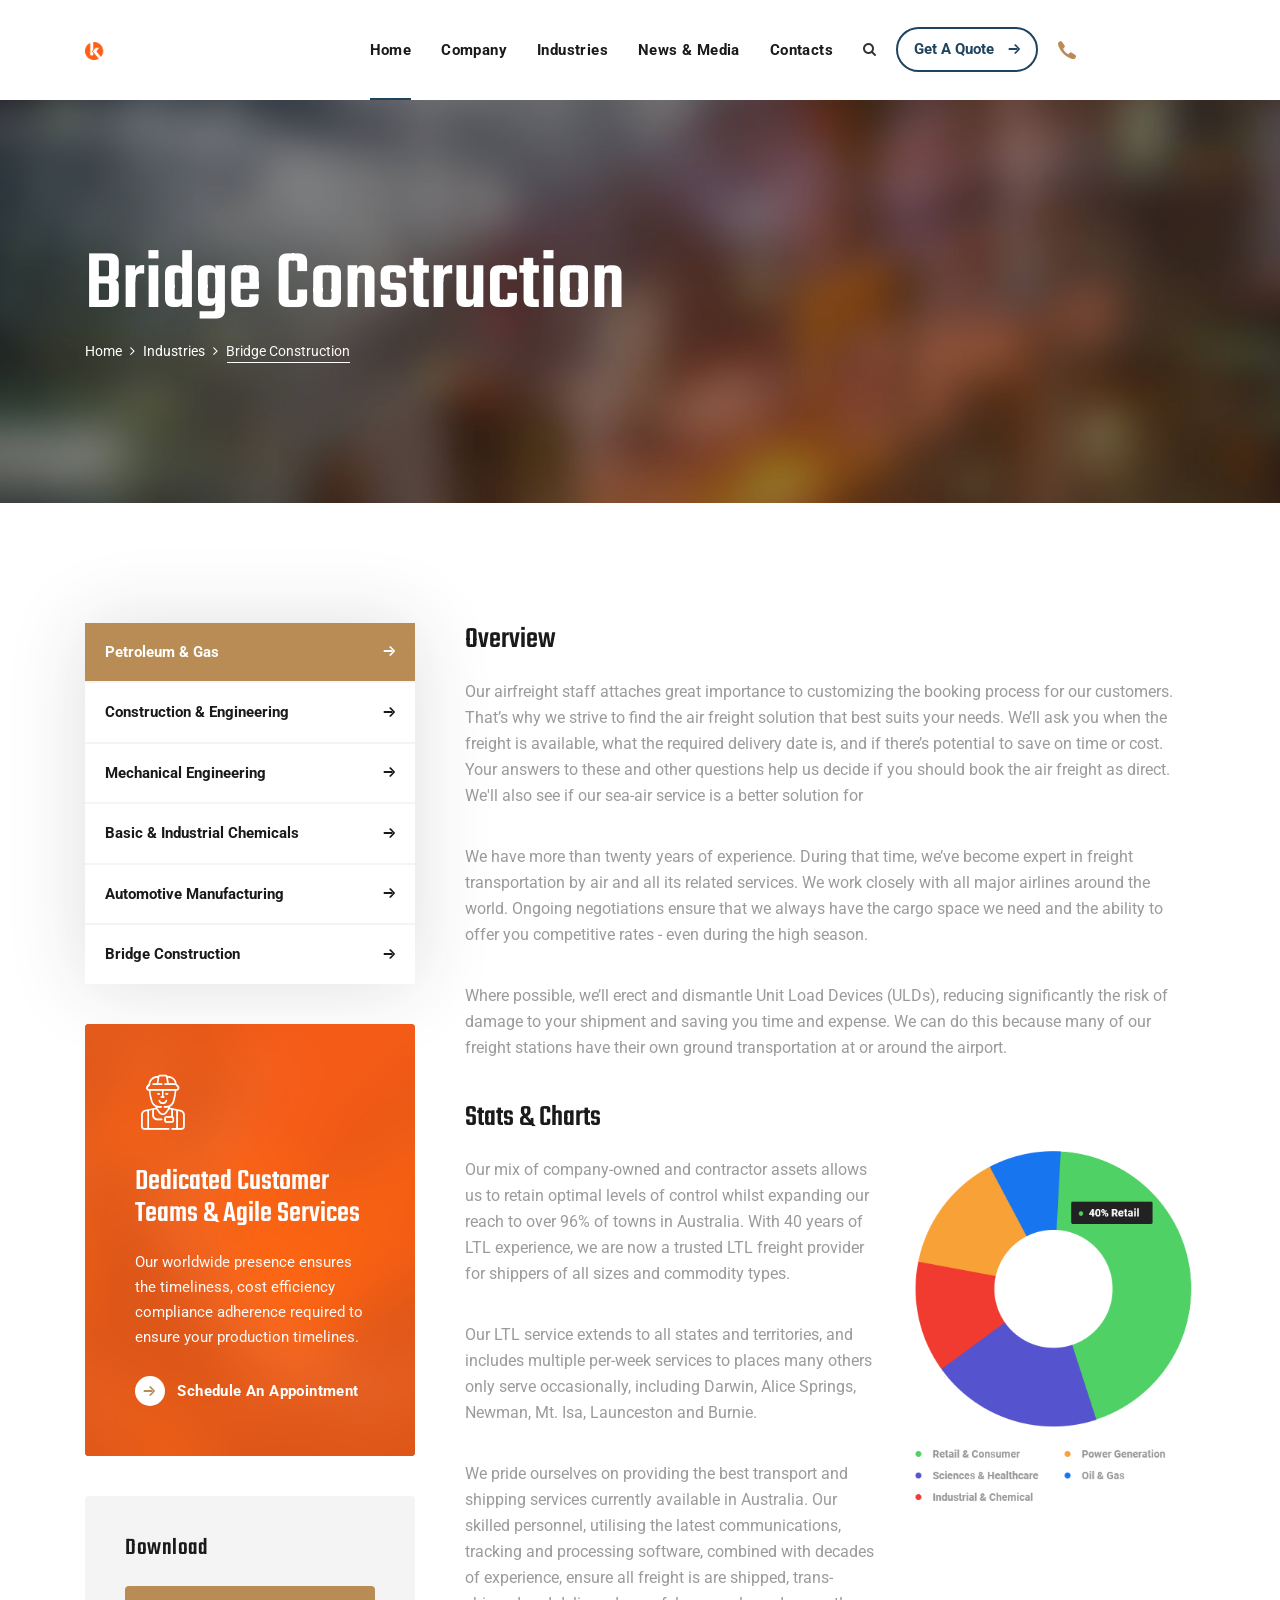
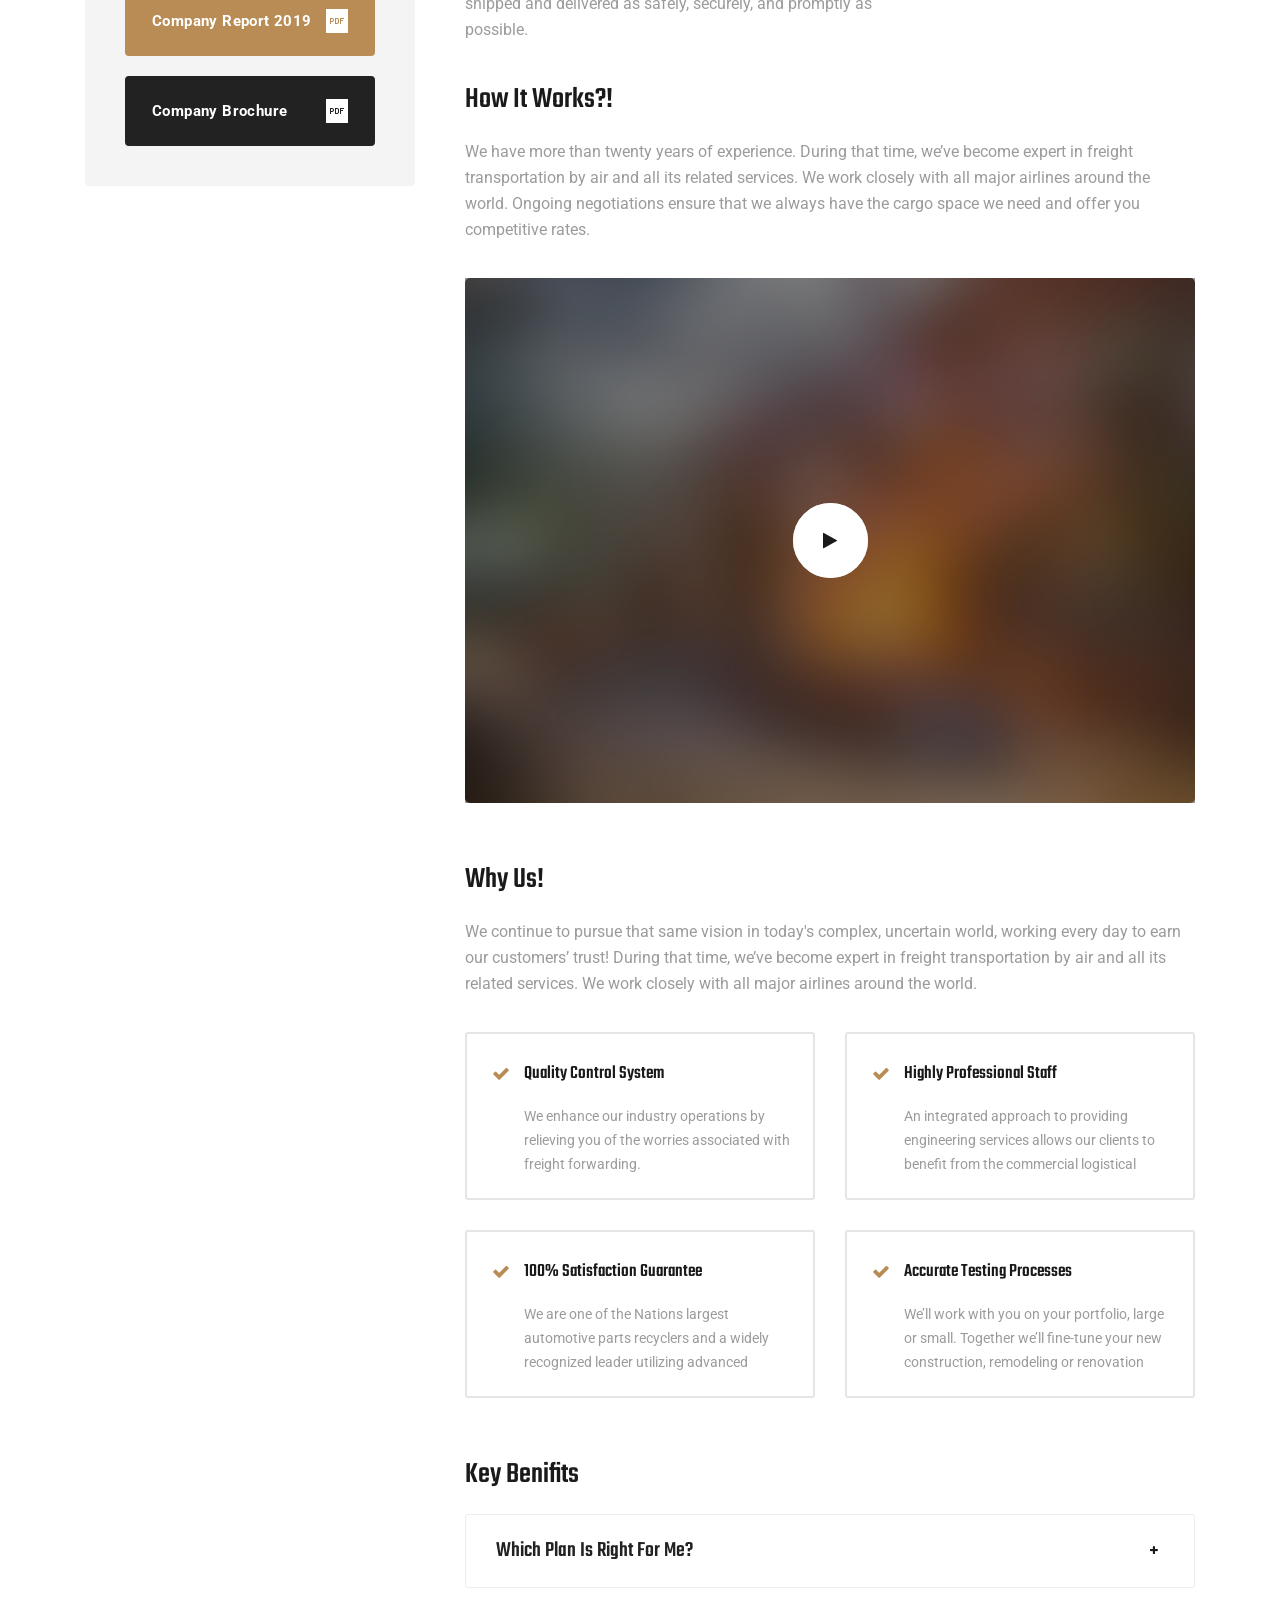
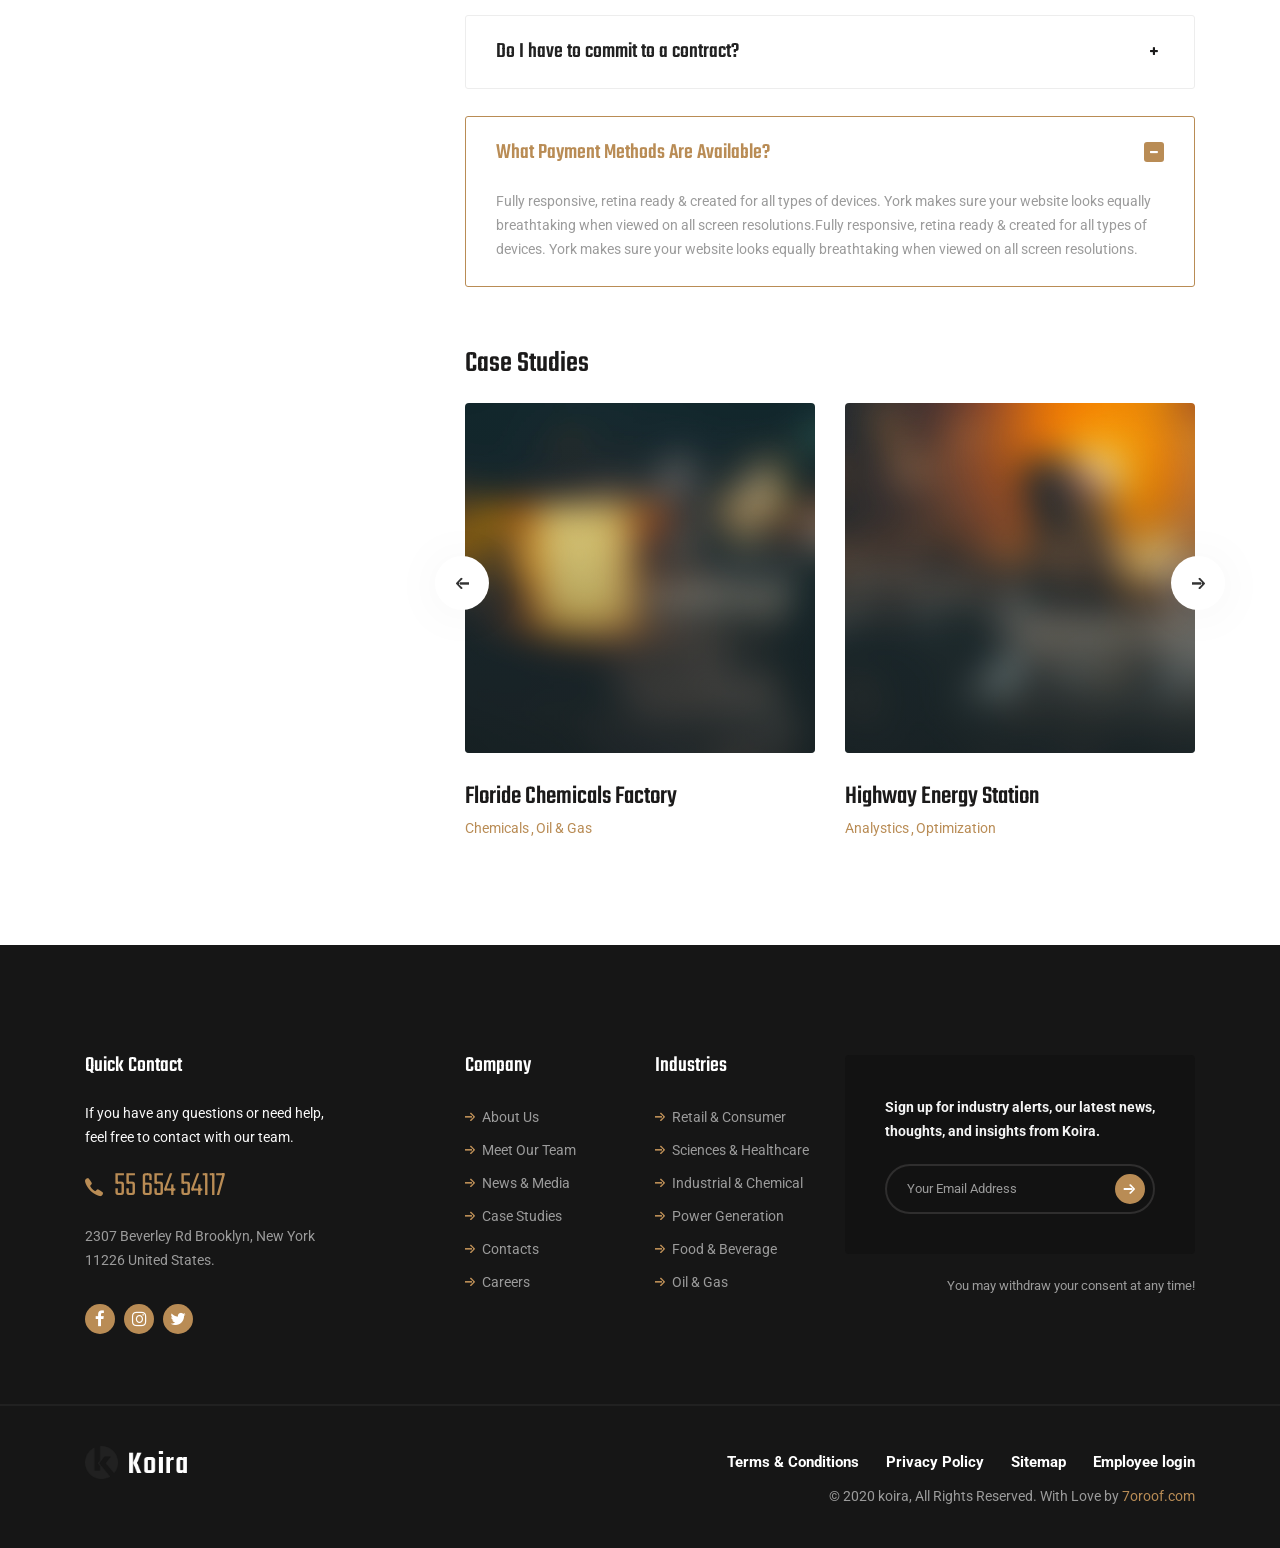
<file: industries-single-industry.html>
<!DOCTYPE html>
<html lang="en">

<head>
  <meta charset="UTF-8" />
  <meta name="viewport" content="width=device-width, initial-scale=1.0" />
  <meta http-equiv="X-UA-Compatible" content="ie=edge" />
  <meta name="description" content="koira - Factory and Manufacturing Html Template">
  <link href="assets/images/favicon/favicon.png" rel="icon">
  <title>koira - Factory and Manufacturing Html Template</title>
  <link rel="stylesheet"
    href="https://fonts.googleapis.com/css?family=Roboto:400,500,700%7cTeko:400,500,600,700&display=swap">
  <link rel="stylesheet" href="assets/css/libraries.css">
  <link rel="stylesheet" href="assets/css/style.css">
</head>

<body>
  <div class="wrapper">
    <!-- =========================
        Header
    =========================== -->
    <header id="header" class="header header-transparent">
      <nav class="navbar navbar-expand-lg sticky-navbar">
        <div class="container">
          <a class="navbar-brand" href="index.html">
            <img src="assets/images/logo/logo-light.png" class="logo-light" alt="logo">
            <img src="assets/images/logo/logo-dark.png" class="logo-dark" alt="logo">
          </a>
          <button class="navbar-toggler" type="button">
            <span class="menu-lines"><span></span></span>
          </button>
          <div class="collapse navbar-collapse" id="mainNavigation">
            <ul class="navbar-nav ml-auto">
              <li class="nav__item with-dropdown">
                <a href="index.html" class="dropdown-toggle nav__item-link active">Home</a>
                <i class="fa fa-angle-right" data-toggle="dropdown"></i>
                <ul class="dropdown-menu">
                  <li class="nav__item"><a href="index.html" class="nav__item-link">Home Moderm</a></li>
                  <!-- /.nav-item -->
                  <li class="nav__item"><a href="home-classic.html" class="nav__item-link">Home classic</a></li>
                  <!-- /.nav-item -->
                </ul><!-- /.dropdown-menu -->
              </li><!-- /.nav-item -->
              <li class="nav__item with-dropdown">
                <a href="about-us.html" class="dropdown-toggle nav__item-link">Company</a>
                <i class="fa fa-angle-right" data-toggle="dropdown"></i>
                <ul class="dropdown-menu">
                  <li class="nav__item"><a href="about-us.html" class="nav__item-link">About Us</a></li>
                  <!-- /.nav-item -->
                  <li class="nav__item"><a href="why-us.html" class="nav__item-link">Why Choose Us</a></li>
                  <!-- /.nav-item -->
                  <li class="nav__item"><a href="leadership-team.html" class="nav__item-link">Leadership Team</a></li>
                  <!-- /.nav-item -->
                  <li class="nav__item"><a href="pricing.html" class="nav__item-link">Pricing & Plans</a></li>
                  <!-- /.nav-item -->
                  <li class="nav__item"><a href="faqs.html" class="nav__item-link">Help & FAQs</a></li>
                  <!-- /.nav-item -->
                  <li class="nav__item"><a href="careers.html" class="nav__item-link">careers</a></li>
                  <!-- /.nav-item -->
                </ul><!-- /.dropdown-menu -->
              </li><!-- /.nav-item -->
              <li class="nav__item with-dropdown">
                <a href="Industries-industry-served.html" class="dropdown-toggle nav__item-link">Industries</a>
                <i class="fa fa-angle-right" data-toggle="dropdown"></i>
                <ul class="dropdown-menu wide-dropdown-menu">
                  <li class="nav__item">
                    <div class="row mx-0">
                      <div class="col-sm-6 dropdown-menu-col">
                        <h6>Industries Served</h6>
                        <ul class="nav flex-column">
                          <li class="nav__item">
                            <a class="nav__item-link" href="industries-single-industry.html">Petroleum & Gas</a>
                          </li> <!-- /.nav-item -->
                          <li class="nav__item">
                            <a class="nav__item-link" href="industries-single-industry.html">Construction &
                              Engineering</a>
                          </li> <!-- /.nav-item -->
                          <li class="nav__item">
                            <a class="nav__item-link" href="industries-single-industry.html">Mechanical Engineering</a>
                          </li> <!-- /.nav-item -->
                          <li class="nav__item">
                            <a class="nav__item-link" href="industries-single-industry.html">Industrial Chemicals</a>
                          </li> <!-- /.nav-item -->
                          <li class="nav__item">
                            <a class="nav__item-link" href="industries-single-industry.html">Automotive
                              Manufacturing</a>
                          </li> <!-- /.nav-item -->
                          <li class="nav__item">
                            <a class="nav__item-link" href="industries-single-industry.html">Bridge Construction</a>
                          </li><!-- /.nav-item -->
                        </ul>
                      </div><!-- /.col-sm-6 -->
                      <div class="col-sm-6 dropdown-menu-col">
                        <h6>Industry Sectors</h6>
                        <ul class="nav flex-column">
                          <li class="nav__item">
                            <a class="nav__item-link" href="industries-single-sector.html">Retail & Consumer</a>
                          </li> <!-- /.nav-item -->
                          <li class="nav__item">
                            <a class="nav__item-link" href="industries-single-sector.html">Sciences & Healthcare</a>
                          </li> <!-- /.nav-item -->
                          <li class="nav__item">
                            <a class="nav__item-link" href="industries-single-sector.html">Industrial & Chemical</a>
                          </li> <!-- /.nav-item -->
                          <li class="nav__item">
                            <a class="nav__item-link" href="industries-single-sector.html">Power Generation</a>
                          </li> <!-- /.nav-item -->
                          <li class="nav__item">
                            <a class="nav__item-link" href="industries-single-sector.html">Food & Beverage</a>
                          </li> <!-- /.nav-item -->
                          <li class="nav__item">
                            <a class="nav__item-link" href="industries-single-sector.html">Oil & Gas</a>
                          </li><!-- /.nav-item -->
                        </ul>
                      </div><!-- /.col-sm-6 -->
                    </div><!-- /.row -->
                  </li><!-- /.nav-item -->
                </ul><!-- /.dropdown-menu -->
              </li><!-- /.nav-item -->
              <li class="nav__item with-dropdown">
                <a href="blog.html" class="dropdown-toggle nav__item-link">News & Media</a>
                <i class="fa fa-angle-right" data-toggle="dropdown"></i>
                <ul class="dropdown-menu">
                  <li class="nav__item">
                    <a href="blog.html" class="nav__item-link">Our Blog</a>
                  </li><!-- /.nav-item -->
                  <li class="nav__item">
                    <a href="blog-single-post.html" class="nav__item-link">Single Blog Post</a>
                  </li><!-- /.nav-item -->
                  <li class="nav__item">
                    <a href="case-studies-grid.html" class="nav__item-link">Case Studies Grid</a>
                  </li><!-- /.nav-item -->
                  <li class="nav__item">
                    <a href="case-studies-single.html" class="nav__item-link">Single Case Study</a>
                  </li><!-- /.nav-item -->
                </ul><!-- /.dropdown-menu -->
              </li><!-- /.nav-item -->
              <li class="nav__item">
                <a href="contacs.html" class="nav__item-link">Contacts</a>
              </li><!-- /.nav-item -->
            </ul><!-- /.navbar-nav -->
          </div><!-- /.navbar-collapse -->
          <div class="navbar-modules">
            <ul class="list-unstyled d-flex align-items-center modules__btns-list">
              <li><a href="#" class="module__btn module__btn-search"><i class="fa fa-search"></i></a></li>
              <li class="d-none d-lg-block"><a href="request-quote.html"
                  class="btn btn__primary btn__bordered module__btn-request">
                  <span>Get A Quote</span><i class="icon-arrow-right"></i>
                </a></li>
              <li class="d-none d-lg-block">
                <div class="module__btn module__btn-phone d-flex align-items-center">
                  <i class="icon-phone"></i>
                  <a href="tel:5565454117">55 654 541 17</a>
                </div>
              </li>
            </ul><!-- /.modules-wrapper -->
          </div><!-- /.navbar-modules -->
        </div><!-- /.container -->
      </nav><!-- /.navabr -->
    </header><!-- /.Header -->

    <!-- ========================
       page title 
    =========================== -->
    <section id="pageTitle" class="page-title page-title-layout8 bg-overlay bg-parallax">
      <div class="bg-img"><img src="assets/images/page-titles/8.jpg" alt="background"></div>
      <div class="container">
        <div class="row">
          <div class="col-sm-12 col-md-12 col-lg-8">
            <h1 class="pagetitle__heading">Bridge Construction</h1>
            <nav aria-label="breadcrumb">
              <ol class="breadcrumb">
                <li class="breadcrumb-item"><a href="#">Home</a></li>
                <li class="breadcrumb-item"><a href="#">Industries</a></li>
                <li class="breadcrumb-item active" aria-current="page">Bridge Construction</li>
              </ol>
            </nav>
          </div><!-- /.col-lg-8 -->
        </div><!-- /.row -->
      </div><!-- /.container -->
    </section><!-- /.page-title -->

    <!-- ======================
      Text Content Section
    ========================= -->
    <section id="textContentSection" class="text-content-section pt-120 pb-90">
      <div class="container">
        <div class="row">
          <div class="col-sm-12 col-md-12 col-lg-4">
            <aside class="sidebar mb-30">
              <div class="widget widget-categories p-0">
                <div class="widget-content">
                  <ul class="list-unstyled">
                    <li>
                      <a href="#" class="active"><span>Petroleum &amp; Gas</span><i class="icon-arrow-right"></i></a>
                    </li>
                    <li>
                      <a href="#"><span>Construction &amp; Engineering</span><i class="icon-arrow-right"></i></a>
                    </li>
                    <li>
                      <a href="#"><span>Mechanical Engineering</span><i class="icon-arrow-right"></i></a>
                    </li>
                    <li>
                      <a href="#"><span>Basic &amp; Industrial Chemicals</span><i class="icon-arrow-right"></i></a>
                    </li>
                    <li>
                      <a href="#"><span>Automotive Manufacturing</span><i class="icon-arrow-right"></i></a>
                    </li>
                    <li>
                      <a href="#"><span>Bridge Construction</span><i class="icon-arrow-right"></i></a>
                    </li>
                  </ul>
                </div><!-- /.widget-content -->
              </div><!-- /.widget-categories -->
              <div class="widget widget-help bg-overlay bg-overlay-theme">
                <div class="bg-img"><img src="assets/images/banners/2.jpg" alt="background"></div>
                <div class="widget__content">
                  <div class="widget__icon">
                    <i class="icon-worker-2"></i>
                  </div>
                  <h5>Dedicated Customer Teams & Agile Services</h5>
                  <p>Our worldwide presence ensures the timeliness, cost efficiency compliance adherence required to
                    ensure your production timelines.</p>
                  <a href="#" class="btn btn__white btn__link">
                    <i class="icon-arrow-right"></i> <span>Schedule An Appointment</span>
                  </a>
                </div><!-- /.widget-download -->
              </div><!-- /.widget-help -->
              <div class="widget widget-download">
                <h5 class="widget__title">Download</h5>
                <div class="widget__content">
                  <a href="#" class="btn btn__primary btn__block mb-20">
                    <span>Company Report 2019</span>
                    <img src="assets/images/icons/pdf.png" alt="pdf">
                  </a>
                  <a href="#" class="btn btn__secondary btn__block btn__hover3">
                    <span>Company Brochure</span>
                    <img src="assets/images/icons/pdf.png" alt="pdf">
                  </a>
                </div><!-- /.widget-content -->
              </div><!-- /.widget-download -->
            </aside><!-- /.sidebar -->
          </div><!-- /.col-lg-4 -->
          <div class="col-sm-12 col-md-12 col-lg-8">
            <div class="text__block mb-40">
              <h5 class="text__block-title">Overview</h5>
              <p class="text__block-desc">Our airfreight staff attaches great importance to customizing the
                booking process for our customers.
                That’s why we strive to find the air freight solution that best suits your needs. We’ll ask you
                when the freight is available, what the required delivery date is, and if there’s potential to
                save on
                time or cost. Your answers to these and other questions help us decide if you should book the air
                freight as direct. We'll also see if our sea-air service is a better solution for</p>
              <p class="text__block-desc">We have more than twenty years of experience. During that time, we’ve
                become expert in freight transportation by air and all its related services. We work closely with
                all major airlines around the world. Ongoing negotiations ensure that we always have the cargo
                space we need and the ability to offer you competitive rates - even during the high season.</p>
              <p class="text__block-desc">Where possible, we’ll erect and dismantle Unit Load Devices (ULDs),
                reducing significantly the risk of damage to your shipment and saving you time and expense. We can
                do this because many of our freight stations have their own ground transportation at or around the
                airport. </p>
            </div><!-- /.text-block -->
            <div class="row">
              <div class="col-sm-12 col-md-7 col-lg-7">
                <div class="text__block  mb-40">
                  <h5 class="text__block-title">Stats & Charts</h5>
                  <p class="text__block-desc">Our mix of company-owned and contractor assets allows us to retain
                    optimal levels of control whilst expanding our reach to over 96% of towns in Australia. With
                    40 years of LTL experience, we are now a trusted LTL freight provider for shippers of all
                    sizes and commodity types.</p>
                  <p class="text__block-desc">Our LTL service extends to all states and territories, and includes
                    multiple per-week services to places many others only serve occasionally, including Darwin,
                    Alice Springs, Newman, Mt. Isa, Launceston and Burnie.</p>
                  <p class="text__block-desc">We pride ourselves on providing the best transport and shipping
                    services currently available in Australia. Our skilled personnel, utilising the latest
                    communications, tracking and processing software, combined with decades of experience, ensure
                    all freight is are
                    shipped, trans-shipped and delivered as safely, securely, and promptly as possible.</p>
                </div><!-- /.text-block -->
              </div><!-- /.col-lg-6 -->
              <div class="col-sm-12 col-md-5 col-lg-5">
                <div class="row">
                  <div class="col-sm-12 col-md-12 col-lg-12">
                    <img src="assets/images/charts/2.png" alt="chart" class="img-fluid mt-50 mb-30">
                  </div><!-- /.col-lg-12 -->
                </div><!-- /.row -->
              </div><!-- /.col-lg-6 -->
            </div><!-- /.row -->
            <div class="text__block">
              <h5 class="text__block-title">How It Works?!</h5>
              <p class="text__block-desc">We have more than twenty years of experience. During that time, we’ve
                become expert in freight transportation by air and all its related services. We work closely with
                all major airlines around the world. Ongoing negotiations ensure that we always have the cargo
                space we need and offer you competitive rates.
              </p>
            </div><!-- /.text-block -->
            <div class="video-banner bg-overlay mb-60">
              <div class="bg-img"><img src="assets/images/banners/1.jpg" alt="background"></div>
              <div class="video__btn video__btn-white text-center">
                <a class="popup-video" href="https://www.youtube.com/watch?4=&v=TKnufs85hXk">
                  <span class="video__player-animation"></span>
                  <span class="video__player-animation video__player-animation-2"></span>
                  <div class="video__player">
                    <i class="fa fa-play"></i>
                  </div>
                </a>
              </div>
            </div><!-- /.video -->
            <div class="text__block">
              <h5 class="text__block-title">Why Us!</h5>
              <p class="text__block-desc">We continue to pursue that same vision in today's complex, uncertain
                world, working every day to earn our customers’ trust! During that time, we’ve become expert in
                freight transportation by air and all its related services. We work closely with all major
                airlines around the world.</p>
            </div><!-- /.text-block -->

            <div class="features-list mb-30">
              <div class="row">
                <div class="col-sm-12 col-md-12 col-lg-6">
                  <div class="feature-item feature-list-item">
                    <div class="feature__content">
                      <h4 class="feature__title">Quality Control System</h4>
                      <p class="feature__desc">We enhance our industry operations by relieving you of the worries
                        associated with freight forwarding.</p>
                    </div><!-- /.feature-content -->
                  </div><!-- /.feature-item -->
                  <div class="feature-item feature-list-item">
                    <div class="feature__content">
                      <h4 class="feature__title">100% Satisfaction Guarantee</h4>
                      <p class="feature__desc">We are one of the Nations largest automotive parts recyclers and a
                        widely recognized leader utilizing advanced </p>
                    </div><!-- /.feature-content -->
                  </div><!-- /.feature-item -->
                </div><!-- /.col-lg-6 -->
                <div class="col-sm-12 col-md-12 col-lg-6">
                  <div class="feature-item feature-list-item">
                    <div class="feature__content">
                      <h4 class="feature__title">Highly Professional Staff</h4>
                      <p class="feature__desc">An integrated approach to providing engineering services allows our
                        clients to benefit from the commercial logistical </p>
                    </div><!-- /.feature-content -->
                  </div><!-- /.feature-item -->
                  <div class="feature-item feature-list-item">
                    <div class="feature__content">
                      <h4 class="feature__title">Accurate Testing Processes</h4>
                      <p class="feature__desc">We’ll work with you on your portfolio, large or small. Together we’ll
                        fine-tune your new construction, remodeling or renovation </p>
                    </div><!-- /.feature-content -->
                  </div><!-- /.feature-item -->
                </div><!-- /.col-lg-6 -->
              </div><!-- /.row -->
            </div><!-- /.features-list -->
            <h5>Key Benifits</h5>
            <div id="accordion" class="mb-60">
              <div class="accordion-item">
                <div class="accordion__item-header" data-toggle="collapse" data-target="#collapse1">
                  <a class="accordion__item-title" href="#">Which Plan Is Right For Me?</a>
                </div><!-- /.accordion-item-header -->
                <div id="collapse1" class="collapse" data-parent="#accordion">
                  <div class="accordion__item-body">
                    <p>Fully responsive, retina ready & created for all types of devices. York makes sure your
                      website
                      looks equally breathtaking when viewed on all screen resolutions.Fully responsive, retina
                      ready
                      & created for all types of devices. York makes sure your website looks equally breathtaking
                      when
                      viewed on all screen resolutions.</p>
                  </div><!-- /.accordion-item-body -->
                </div>
              </div><!-- /.accordion-item -->
              <div class="accordion-item">
                <div class="accordion__item-header" data-toggle="collapse" data-target="#collapse2">
                  <a class="accordion__item-title" href="#">Do I have to commit to a contract?</a>
                </div><!-- /.accordion-item-header -->
                <div id="collapse2" class="collapse" data-parent="#accordion">
                  <div class="accordion__item-body">
                    <p>Fully responsive, retina ready & created for all types of devices. York makes sure your
                      website
                      looks equally breathtaking when viewed on all screen resolutions.Fully responsive, retina
                      ready
                      & created for all types of devices. York makes sure your website looks equally breathtaking
                      when
                      viewed on all screen resolutions.</p>
                  </div><!-- /.accordion-item-body -->
                </div>
              </div><!-- /.accordion-item -->
              <div class="accordion-item opened">
                <div class="accordion__item-header" data-toggle="collapse" data-target="#collapse3">
                  <a class="accordion__item-title" href="#">What Payment Methods Are Available?</a>
                </div><!-- /.accordion-item-header -->
                <div id="collapse3" class="collapse show" data-parent="#accordion">
                  <div class="accordion__item-body">
                    <p>Fully responsive, retina ready & created for all types of devices. York makes sure your
                      website looks equally breathtaking when viewed on all screen resolutions.Fully responsive,
                      retina
                      ready & created for all types of devices. York makes sure your website looks equally
                      breathtaking
                      when viewed on all screen resolutions.</p>
                  </div><!-- /.accordion-item-body -->
                </div>
              </div><!-- /.accordion-item -->
            </div><!-- /.accordion -->
            <h5>Case Studies</h5>
            <div class="portfolio-carousel">
              <div class="carousel owl-carousel carousel-arrows" data-slide="2" data-slide-md="2" data-slide-sm="1"
                data-autoplay="true" data-nav="true" data-dots="false" data-space="30" data-loop="true"
                data-speed="800">
                <div class="portfolio-item">
                  <div class="portfolio__img">
                    <img src="assets/images/case-studies/1.jpg" alt="portfolio img">
                  </div><!-- /.portfolio-img -->
                  <div class="portfolio__content">
                    <h4 class="portfolio__title"><a href="#">Floride Chemicals Factory</a></h4>
                    <div class="portfolio__cat">
                      <a href="#">Chemicals</a><a href="#">Oil & Gas</a>
                    </div><!-- /.portfolio-cat -->
                  </div><!-- /.portfolio-content -->
                </div><!-- /.portfolio-item -->
                <div class="portfolio-item">
                  <div class="portfolio__img">
                    <img src="assets/images/case-studies/2.jpg" alt="portfolio img">
                  </div><!-- /.portfolio-img -->
                  <div class="portfolio__content">
                    <h4 class="portfolio__title"><a href="#">Highway Energy Station</a></h4>
                    <div class="portfolio__cat">
                      <a href="#">Analystics</a><a href="#">Optimization</a>
                    </div><!-- /.portfolio-cat -->
                  </div><!-- /.portfolio-content -->
                </div><!-- /.portfolio-item -->
                <div class="portfolio-item">
                  <div class="portfolio__img">
                    <img src="assets/images/case-studies/3.jpg" alt="portfolio img">
                  </div><!-- /.portfolio-img -->
                  <div class="portfolio__content">
                    <h4 class="portfolio__title"><a href="#">Minimize Manufacturing Cost</a></h4>
                    <div class="portfolio__cat">
                      <a href="#">Construction</a><a href="#">Energy</a>
                    </div><!-- /.portfolio-cat -->
                  </div><!-- /.portfolio-content -->
                </div><!-- /.portfolio-item -->
                <div class="portfolio-item">
                  <div class="portfolio__img">
                    <img src="assets/images/case-studies/4.jpg" alt="portfolio img">
                    <a href="#" class="zoom__icon"></a>
                  </div><!-- /.portfolio-img -->
                  <div class="portfolio__content">
                    <h4 class="portfolio__title"><a href="#">Warehouse Hand Inventory</a></h4>
                    <div class="portfolio__cat">
                      <a href="#">Analystics</a><a href="#">Optimization</a>
                    </div><!-- /.portfolio-cat -->
                  </div><!-- /.portfolio-content -->
                </div><!-- /.portfolio-item -->
              </div><!-- /.carousel -->
            </div><!-- /.portfolio-carousel -->
          </div><!-- /.col-lg-8 -->
        </div><!-- /.row -->
      </div><!-- /.container -->
    </section><!-- /.Text Content Section -->

    <!-- ========================
      Footer
    ========================== -->
    <footer id="footer" class="footer">
      <div class="footer-top">
        <div class="container">
          <div class="row">
            <div class="col-sm-12 col-md-12 col-lg-4 col-xl-3 footer__widget footer__widget-about">
              <h6 class="footer__widget-title">Quick Contact</h6>
              <div class="footer__widget-content">
                <p class="color-gray">If you have any questions or need help, feel free to contact with our team.</p>
                <p class="footer__contact-phone">
                  <i class="icon-phone"></i>
                  <a href="tel:5565454117">55 654 54117</a>
                </p>
                <p>2307 Beverley Rd Brooklyn, New York <br>11226 United States.</p>
                <ul class="social__icons">
                  <li><a href="#"><i class="fa fa-facebook"></i></a></li>
                  <li><a href="#"><i class="fa fa-instagram"></i></a></li>
                  <li><a href="#"><i class="fa fa-twitter"></i></a></li>
                </ul><!-- /.social-icons -->
              </div>
            </div><!-- /.col-xl-3 -->
            <div class="col-6 col-sm-6 col-md-6 col-lg-3 col-xl-2 offset-xl-1 footer__widget footer__widget-nav">
              <h6 class="footer__widget-title">Company</h6>
              <div class="footer__widget-content">
                <nav>
                  <ul class="list-unstyled">
                    <li><a href="#">About Us</a></li>
                    <li><a href="#">Meet Our Team</a></li>
                    <li><a href="#">News & Media</a></li>
                    <li><a href="#">Case Studies</a></li>
                    <li><a href="#">Contacts</a></li>
                    <li><a href="#">Careers</a></li>
                  </ul>
                </nav>
              </div><!-- /.footer-widget-content -->
            </div><!-- /.col-xl-2 -->
            <div class="col-6 col-sm-6 col-md-6 col-lg-3 col-xl-2 footer__widget footer__widget-nav">
              <h6 class="footer__widget-title">Industries</h6>
              <div class="footer__widget-content">
                <nav>
                  <ul class="list-unstyled">
                    <li><a href="#">Retail & Consumer</a></li>
                    <li><a href="#">Sciences & Healthcare</a></li>
                    <li><a href="#">Industrial & Chemical</a></li>
                    <li><a href="#">Power Generation</a></li>
                    <li><a href="#">Food & Beverage</a></li>
                    <li><a href="#">Oil & Gas</a></li>
                  </ul>
                </nav>
              </div><!-- /.footer-widget-content -->
            </div><!-- /.col-xl-2 -->
            <div class="col-sm-12 col-md-10 col-lg-6 col-xl-4 footer__widget footer__widget-newsletter">
              <div class="footer__widget-content">
                <p>Sign up for industry alerts, our latest news, thoughts, and insights from Koira.</p>
                <form class="widget__newsletter-form">
                  <div class="form-group mb-0">
                    <input type="text" class="form-control" placeholder="Your Email Address">
                    <button type="submit" class="btn btn__primary btn__hover2">
                      <i class="icon-arrow-right"></i>
                    </button>
                  </div>
                </form>
              </div><!-- /.footer-widget-content -->
              <p class="text-right fz-13 mt-20 mb-0">You may withdraw your consent at any time!</p>
            </div><!-- /.col-xl-4 -->
          </div><!-- /.row -->
        </div><!-- /.container -->
      </div><!-- /.footer-top -->
      <div class="footer-bottom">
        <div class="container">
          <div class="row">
            <div class="col-sm-12 col-md-3 col-lg-3">
              <img src="assets/images/logo/logo-footer.png" alt="logo">
            </div><!-- /.col-lg-3 -->
            <div class="col-sm-12 col-md-9 col-lg-9 text-right">
              <div class="footer__copyright">
                <nav>
                  <ul class="footer__copyright-links list-unstyled d-flex flex-wrap justify-content-end">
                    <li><a href="#">Terms & Conditions </a></li>
                    <li><a href="#">Privacy Policy</a></li>
                    <li><a href="#">Sitemap</a></li>
                    <li><a href="#">Employee login</a></li>
                  </ul>
                </nav>
                <p class="mb-0"> &copy; 2020 koira, All Rights Reserved. With Love by
                  <a href="http://themeforest.net/user/7oroof">7oroof.com</a>
                </p>
              </div><!-- /.Footer-copyright -->
            </div><!-- /.col-lg-9 -->
          </div><!-- /.row -->
        </div><!-- /.container -->
      </div><!-- /.Footer-bottom -->
    </footer><!-- /.Footer -->
    <button id="scrollTopBtn"><i class="fa fa-long-arrow-up"></i></button>

    <div class="module__search-container">
      <i class="fa fa-times close-search"></i>
      <form class="module__search-form">
        <input type="text" class="search__input" placeholder="Type Words Then Enter">
        <button class="module__search-btn"><i class="fa fa-search"></i></button>
      </form>
    </div><!-- /.module-search-container -->

  </div><!-- /.wrapper -->

  <script src="assets/js/jquery-3.3.1.min.js"></script>
  <script src="assets/js/plugins.js"></script>
  <script src="assets/js/main.js"></script>
</body>

</html>
</file>
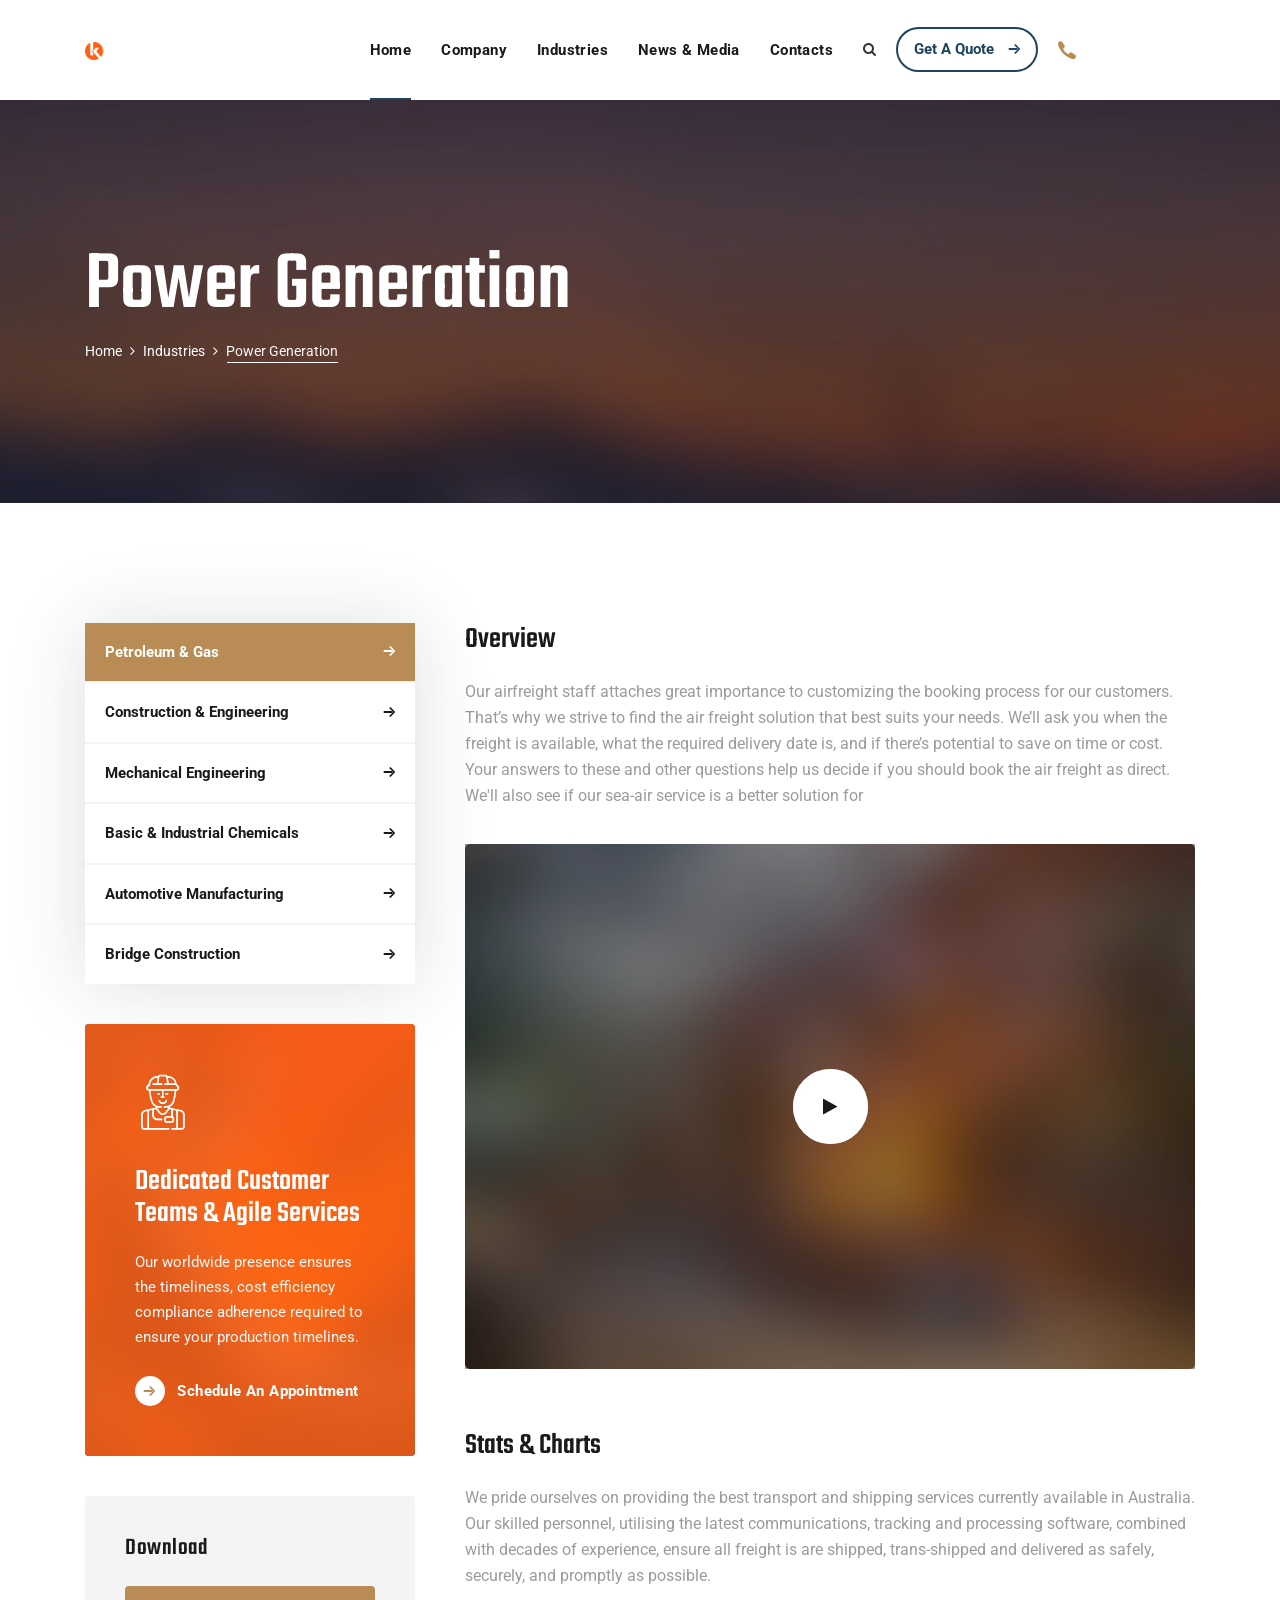
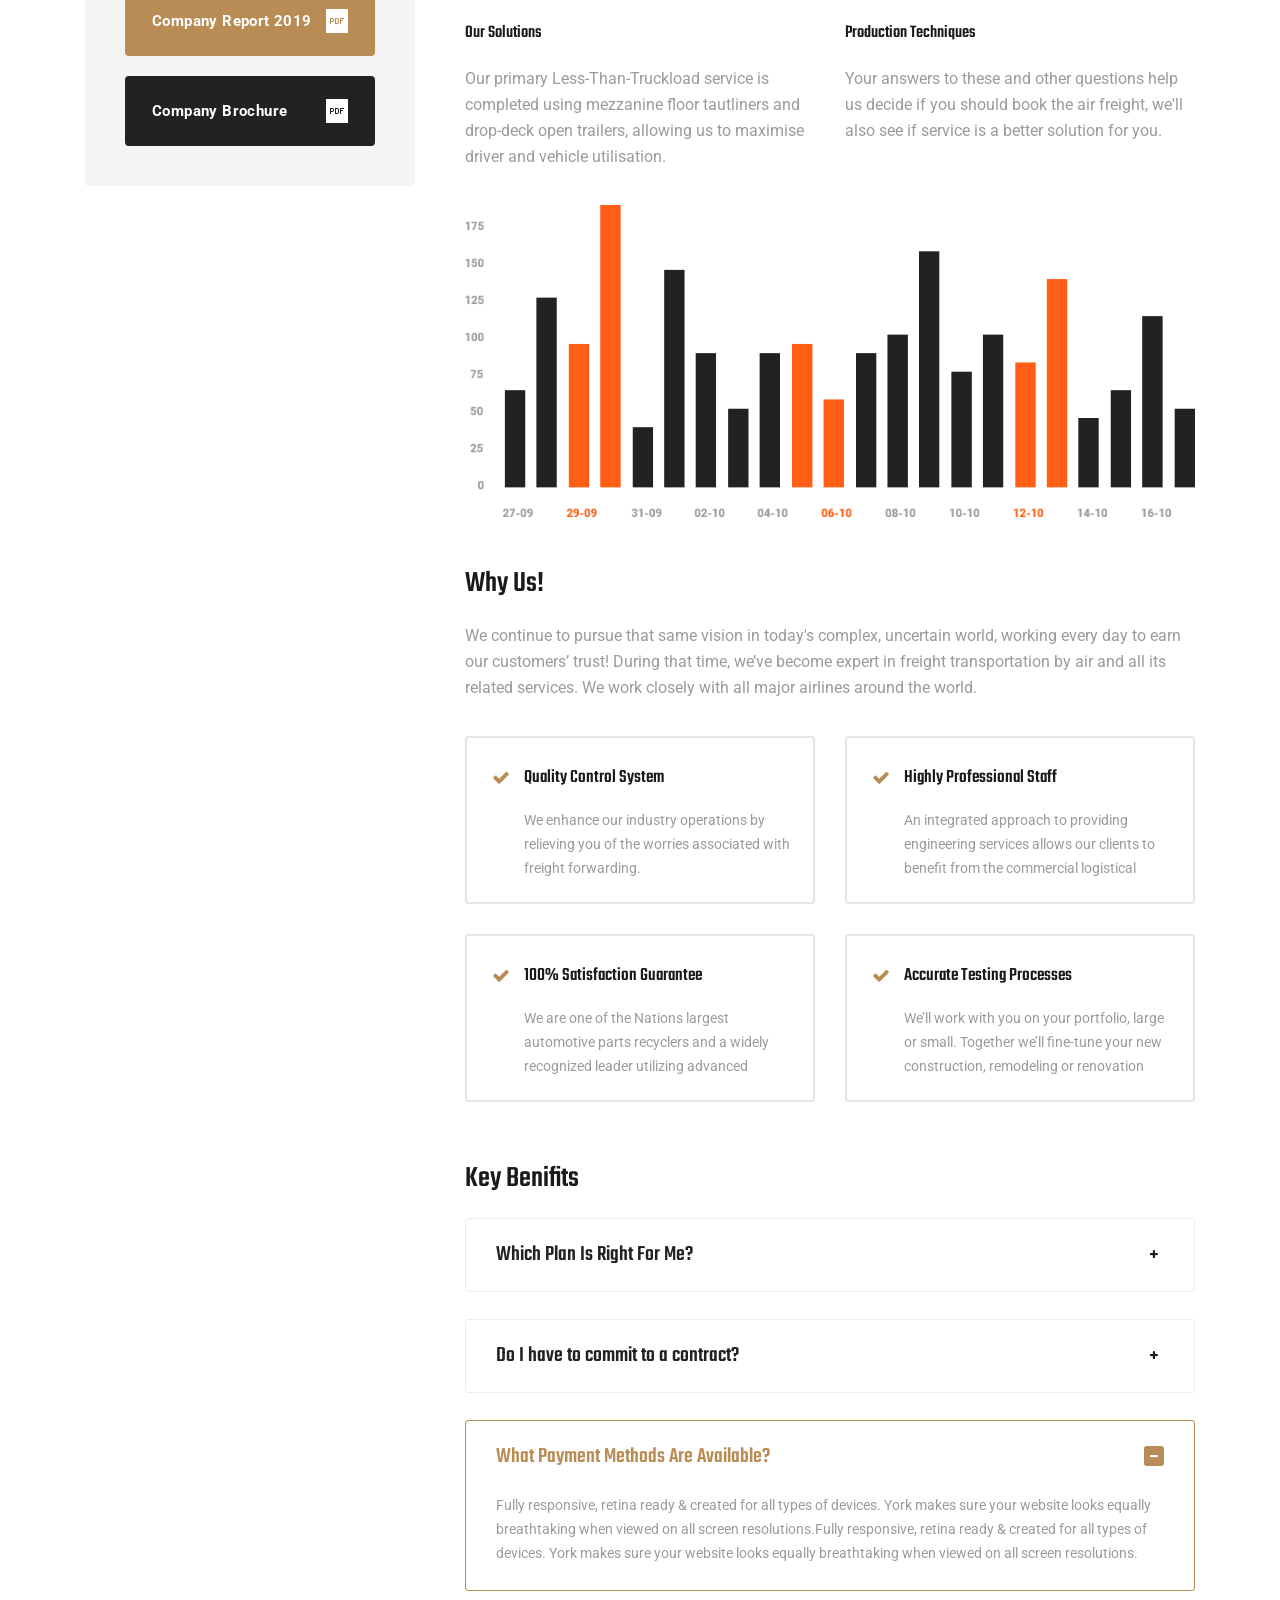
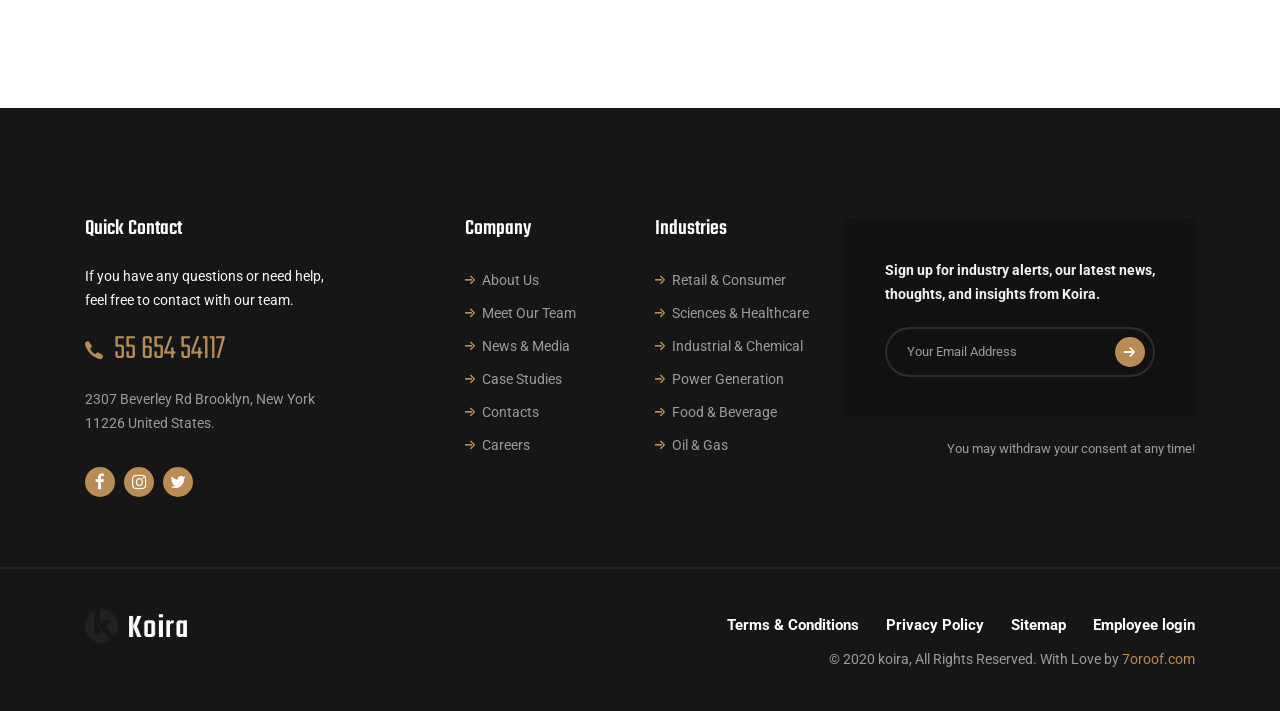
<file: industries-single-sector.html>
<!DOCTYPE html>
<html lang="en">

<head>
  <meta charset="UTF-8" />
  <meta name="viewport" content="width=device-width, initial-scale=1.0" />
  <meta http-equiv="X-UA-Compatible" content="ie=edge" />
  <meta name="description" content="koira - Factory and Manufacturing Html Template">
  <link href="assets/images/favicon/favicon.png" rel="icon">
  <title>koira - Factory and Manufacturing Html Template</title>
  <link rel="stylesheet"
    href="https://fonts.googleapis.com/css?family=Roboto:400,500,700%7cTeko:400,500,600,700&display=swap">
  <link rel="stylesheet" href="assets/css/libraries.css">
  <link rel="stylesheet" href="assets/css/style.css">
</head>

<body>
  <div class="wrapper">
    <!-- =========================
        Header
    =========================== -->
    <header id="header" class="header header-transparent">
      <nav class="navbar navbar-expand-lg sticky-navbar">
        <div class="container">
          <a class="navbar-brand" href="index.html">
            <img src="assets/images/logo/logo-light.png" class="logo-light" alt="logo">
            <img src="assets/images/logo/logo-dark.png" class="logo-dark" alt="logo">
          </a>
          <button class="navbar-toggler" type="button">
            <span class="menu-lines"><span></span></span>
          </button>
          <div class="collapse navbar-collapse" id="mainNavigation">
            <ul class="navbar-nav ml-auto">
              <li class="nav__item with-dropdown">
                <a href="index.html" class="dropdown-toggle nav__item-link active">Home</a>
                <i class="fa fa-angle-right" data-toggle="dropdown"></i>
                <ul class="dropdown-menu">
                  <li class="nav__item"><a href="index.html" class="nav__item-link">Home Moderm</a></li>
                  <!-- /.nav-item -->
                  <li class="nav__item"><a href="home-classic.html" class="nav__item-link">Home classic</a></li>
                  <!-- /.nav-item -->
                </ul><!-- /.dropdown-menu -->
              </li><!-- /.nav-item -->
              <li class="nav__item with-dropdown">
                <a href="about-us.html" class="dropdown-toggle nav__item-link">Company</a>
                <i class="fa fa-angle-right" data-toggle="dropdown"></i>
                <ul class="dropdown-menu">
                  <li class="nav__item"><a href="about-us.html" class="nav__item-link">About Us</a></li>
                  <!-- /.nav-item -->
                  <li class="nav__item"><a href="why-us.html" class="nav__item-link">Why Choose Us</a></li>
                  <!-- /.nav-item -->
                  <li class="nav__item"><a href="leadership-team.html" class="nav__item-link">Leadership Team</a></li>
                  <!-- /.nav-item -->
                  <li class="nav__item"><a href="pricing.html" class="nav__item-link">Pricing & Plans</a></li>
                  <!-- /.nav-item -->
                  <li class="nav__item"><a href="faqs.html" class="nav__item-link">Help & FAQs</a></li>
                  <!-- /.nav-item -->
                  <li class="nav__item"><a href="careers.html" class="nav__item-link">careers</a></li>
                  <!-- /.nav-item -->
                </ul><!-- /.dropdown-menu -->
              </li><!-- /.nav-item -->
              <li class="nav__item with-dropdown">
                <a href="Industries-industry-served.html" class="dropdown-toggle nav__item-link">Industries</a>
                <i class="fa fa-angle-right" data-toggle="dropdown"></i>
                <ul class="dropdown-menu wide-dropdown-menu">
                  <li class="nav__item">
                    <div class="row mx-0">
                      <div class="col-sm-6 dropdown-menu-col">
                        <h6>Industries Served</h6>
                        <ul class="nav flex-column">
                          <li class="nav__item">
                            <a class="nav__item-link" href="industries-single-industry.html">Petroleum & Gas</a>
                          </li> <!-- /.nav-item -->
                          <li class="nav__item">
                            <a class="nav__item-link" href="industries-single-industry.html">Construction &
                              Engineering</a>
                          </li> <!-- /.nav-item -->
                          <li class="nav__item">
                            <a class="nav__item-link" href="industries-single-industry.html">Mechanical Engineering</a>
                          </li> <!-- /.nav-item -->
                          <li class="nav__item">
                            <a class="nav__item-link" href="industries-single-industry.html">Industrial Chemicals</a>
                          </li> <!-- /.nav-item -->
                          <li class="nav__item">
                            <a class="nav__item-link" href="industries-single-industry.html">Automotive
                              Manufacturing</a>
                          </li> <!-- /.nav-item -->
                          <li class="nav__item">
                            <a class="nav__item-link" href="industries-single-industry.html">Bridge Construction</a>
                          </li><!-- /.nav-item -->
                        </ul>
                      </div><!-- /.col-sm-6 -->
                      <div class="col-sm-6 dropdown-menu-col">
                        <h6>Industry Sectors</h6>
                        <ul class="nav flex-column">
                          <li class="nav__item">
                            <a class="nav__item-link" href="industries-single-sector.html">Retail & Consumer</a>
                          </li> <!-- /.nav-item -->
                          <li class="nav__item">
                            <a class="nav__item-link" href="industries-single-sector.html">Sciences & Healthcare</a>
                          </li> <!-- /.nav-item -->
                          <li class="nav__item">
                            <a class="nav__item-link" href="industries-single-sector.html">Industrial & Chemical</a>
                          </li> <!-- /.nav-item -->
                          <li class="nav__item">
                            <a class="nav__item-link" href="industries-single-sector.html">Power Generation</a>
                          </li> <!-- /.nav-item -->
                          <li class="nav__item">
                            <a class="nav__item-link" href="industries-single-sector.html">Food & Beverage</a>
                          </li> <!-- /.nav-item -->
                          <li class="nav__item">
                            <a class="nav__item-link" href="industries-single-sector.html">Oil & Gas</a>
                          </li><!-- /.nav-item -->
                        </ul>
                      </div><!-- /.col-sm-6 -->
                    </div><!-- /.row -->
                  </li><!-- /.nav-item -->
                </ul><!-- /.dropdown-menu -->
              </li><!-- /.nav-item -->
              <li class="nav__item with-dropdown">
                <a href="blog.html" class="dropdown-toggle nav__item-link">News & Media</a>
                <i class="fa fa-angle-right" data-toggle="dropdown"></i>
                <ul class="dropdown-menu">
                  <li class="nav__item">
                    <a href="blog.html" class="nav__item-link">Our Blog</a>
                  </li><!-- /.nav-item -->
                  <li class="nav__item">
                    <a href="blog-single-post.html" class="nav__item-link">Single Blog Post</a>
                  </li><!-- /.nav-item -->
                  <li class="nav__item">
                    <a href="case-studies-grid.html" class="nav__item-link">Case Studies Grid</a>
                  </li><!-- /.nav-item -->
                  <li class="nav__item">
                    <a href="case-studies-single.html" class="nav__item-link">Single Case Study</a>
                  </li><!-- /.nav-item -->
                </ul><!-- /.dropdown-menu -->
              </li><!-- /.nav-item -->
              <li class="nav__item">
                <a href="contacs.html" class="nav__item-link">Contacts</a>
              </li><!-- /.nav-item -->
            </ul><!-- /.navbar-nav -->
          </div><!-- /.navbar-collapse -->
          <div class="navbar-modules">
            <ul class="list-unstyled d-flex align-items-center modules__btns-list">
              <li><a href="#" class="module__btn module__btn-search"><i class="fa fa-search"></i></a></li>
              <li class="d-none d-lg-block"><a href="request-quote.html"
                  class="btn btn__primary btn__bordered module__btn-request">
                  <span>Get A Quote</span><i class="icon-arrow-right"></i>
                </a></li>
              <li class="d-none d-lg-block">
                <div class="module__btn module__btn-phone d-flex align-items-center">
                  <i class="icon-phone"></i>
                  <a href="tel:5565454117">55 654 541 17</a>
                </div>
              </li>
            </ul><!-- /.modules-wrapper -->
          </div><!-- /.navbar-modules -->
        </div><!-- /.container -->
      </nav><!-- /.navabr -->
    </header><!-- /.Header -->

    <!-- ========================
       page title 
    =========================== -->
    <section id="pageTitle" class="page-title page-title-layout8 bg-overlay bg-parallax">
      <div class="bg-img"><img src="assets/images/page-titles/10.jpg" alt="background"></div>
      <div class="container">
        <div class="row">
          <div class="col-sm-12 col-md-12 col-lg-8">
            <h1 class="pagetitle__heading">Power Generation</h1>
            <nav aria-label="breadcrumb">
              <ol class="breadcrumb">
                <li class="breadcrumb-item"><a href="#">Home</a></li>
                <li class="breadcrumb-item"><a href="#">Industries</a></li>
                <li class="breadcrumb-item active" aria-current="page">Power Generation</li>
              </ol>
            </nav>
          </div><!-- /.col-lg-8 -->
        </div><!-- /.row -->
      </div><!-- /.container -->
    </section><!-- /.page-title -->

    <!-- ======================
      Text Content Section
    ========================= -->
    <section id="textContentSection" class="text-content-section pt-120 pb-90">
      <div class="container">
        <div class="row">
          <div class="col-sm-12 col-md-12 col-lg-4">
            <aside class="sidebar mb-30">
              <div class="widget widget-categories p-0">
                <div class="widget-content">
                  <ul class="list-unstyled">
                    <li>
                      <a href="#" class="active"><span>Petroleum &amp; Gas</span><i class="icon-arrow-right"></i></a>
                    </li>
                    <li>
                      <a href="#"><span>Construction &amp; Engineering</span><i class="icon-arrow-right"></i></a>
                    </li>
                    <li>
                      <a href="#"><span>Mechanical Engineering</span><i class="icon-arrow-right"></i></a>
                    </li>
                    <li>
                      <a href="#"><span>Basic &amp; Industrial Chemicals</span><i class="icon-arrow-right"></i></a>
                    </li>
                    <li>
                      <a href="#"><span>Automotive Manufacturing</span><i class="icon-arrow-right"></i></a>
                    </li>
                    <li>
                      <a href="#"><span>Bridge Construction</span><i class="icon-arrow-right"></i></a>
                    </li>
                  </ul>
                </div><!-- /.widget-content -->
              </div><!-- /.widget-categories -->
              <div class="widget widget-help bg-overlay bg-overlay-theme">
                <div class="bg-img"><img src="assets/images/banners/2.jpg" alt="background"></div>
                <div class="widget__content">
                  <div class="widget__icon">
                    <i class="icon-worker-2"></i>
                  </div>
                  <h5>Dedicated Customer Teams & Agile Services</h5>
                  <p>Our worldwide presence ensures the timeliness, cost efficiency compliance adherence required to
                    ensure your production timelines.</p>
                  <a href="#" class="btn btn__white btn__link">
                    <i class="icon-arrow-right"></i> <span>Schedule An Appointment</span>
                  </a>
                </div><!-- /.widget-download -->
              </div><!-- /.widget-help -->
              <div class="widget widget-download">
                <h5 class="widget__title">Download</h5>
                <div class="widget__content">
                  <a href="#" class="btn btn__primary btn__block mb-20">
                    <span>Company Report 2019</span>
                    <img src="assets/images/icons/pdf.png" alt="pdf">
                  </a>
                  <a href="#" class="btn btn__secondary btn__block btn__hover3">
                    <span>Company Brochure</span>
                    <img src="assets/images/icons/pdf.png" alt="pdf">
                  </a>
                </div><!-- /.widget-content -->
              </div><!-- /.widget-download -->
            </aside><!-- /.sidebar -->
          </div><!-- /.col-lg-4 -->
          <div class="col-sm-12 col-md-12 col-lg-8">
            <div class="text__block">
              <h5 class="text__block-title">Overview</h5>
              <p class="text__block-desc">Our airfreight staff attaches great importance to customizing the
                booking process for our customers.
                That’s why we strive to find the air freight solution that best suits your needs. We’ll ask you
                when the freight is available, what the required delivery date is, and if there’s potential to
                save on
                time or cost. Your answers to these and other questions help us decide if you should book the air
                freight as direct. We'll also see if our sea-air service is a better solution for</p>
            </div><!-- /.text-block -->
            <div class="video-banner bg-overlay mb-60">
              <div class="bg-img"><img src="assets/images/banners/1.jpg" alt="background"></div>
              <div class="video__btn video__btn-white text-center">
                <a class="popup-video" href="https://www.youtube.com/watch?4=&v=TKnufs85hXk">
                  <span class="video__player-animation"></span>
                  <span class="video__player-animation video__player-animation-2"></span>
                  <div class="video__player">
                    <i class="fa fa-play"></i>
                  </div>
                </a>
              </div>
            </div><!-- /.video -->
            <div class="text__block">
              <h5 class="text__block-title">Stats & Charts</h5>
              <p class="text__block-desc">We pride ourselves on providing the best transport and shipping
                services
                currently available in Australia. Our skilled personnel, utilising the latest communications,
                tracking
                and processing software, combined with decades of experience, ensure all freight is are shipped,
                trans-shipped and delivered as safely, securely, and promptly as possible.</p>
            </div><!-- /.text-block -->
            <div class="row">
              <div class="col-sm-12 col-md-6 col-lg-6">
                <div class="text__block-3">
                  <h6 class="text__block-title">Our Solutions</h6>
                  <p class="text__block-desc">Our primary Less-Than-Truckload service is completed using mezzanine
                    floor tautliners and drop-deck open trailers, allowing us to maximise driver and vehicle
                    utilisation.</p>
                </div><!-- /.text-block -->
              </div><!-- /.col-lg-6 -->
              <div class="col-sm-12 col-md-6 col-lg-6">
                <div class="text__block-3">
                  <h6 class="text__block-title">Production techniques</h6>
                  <p class="text__block-desc">Your answers to these and other questions help us decide if you should
                    book the air freight, we'll also see if service is a better solution for you.</p>
                </div><!-- /.text-block -->
              </div><!-- /.col-lg-6 -->
            </div><!-- /.row -->
            <img src="assets/images/charts/1.png" alt="chart" class="img-fluid mb-50">
            <div class="text__block">
              <h5 class="text__block-title">Why Us!</h5>
              <p class="text__block-desc">We continue to pursue that same vision in today's complex, uncertain
                world, working every day to earn our customers’ trust! During that time, we’ve become expert in
                freight transportation by air and all its related services. We work closely with all major
                airlines around the world.</p>
            </div><!-- /.text-block -->
            <div class="features-list mb-30">
              <div class="row">
                <div class="col-sm-12 col-md-12 col-lg-6">
                  <div class="feature-item feature-list-item">
                    <div class="feature__content">
                      <h4 class="feature__title">Quality Control System</h4>
                      <p class="feature__desc">We enhance our industry operations by relieving you of the worries
                        associated with freight forwarding.</p>
                    </div><!-- /.feature-content -->
                  </div><!-- /.feature-item -->
                  <div class="feature-item feature-list-item">
                    <div class="feature__content">
                      <h4 class="feature__title">100% Satisfaction Guarantee</h4>
                      <p class="feature__desc">We are one of the Nations largest automotive parts recyclers and a
                        widely recognized leader utilizing advanced </p>
                    </div><!-- /.feature-content -->
                  </div><!-- /.feature-item -->
                </div><!-- /.col-lg-6 -->
                <div class="col-sm-12 col-md-12 col-lg-6">
                  <div class="feature-item feature-list-item">
                    <div class="feature__content">
                      <h4 class="feature__title">Highly Professional Staff</h4>
                      <p class="feature__desc">An integrated approach to providing engineering services allows our
                        clients to benefit from the commercial logistical </p>
                    </div><!-- /.feature-content -->
                  </div><!-- /.feature-item -->
                  <div class="feature-item feature-list-item">
                    <div class="feature__content">
                      <h4 class="feature__title">Accurate Testing Processes</h4>
                      <p class="feature__desc">We’ll work with you on your portfolio, large or small. Together we’ll
                        fine-tune your new construction, remodeling or renovation </p>
                    </div><!-- /.feature-content -->
                  </div><!-- /.feature-item -->
                </div><!-- /.col-lg-6 -->
              </div><!-- /.row -->
            </div><!-- /.features-list -->
            <h5>Key Benifits</h5>
            <div id="accordion">
              <div class="accordion-item">
                <div class="accordion__item-header" data-toggle="collapse" data-target="#collapse1">
                  <a class="accordion__item-title" href="#">Which Plan Is Right For Me?</a>
                </div><!-- /.accordion-item-header -->
                <div id="collapse1" class="collapse" data-parent="#accordion">
                  <div class="accordion__item-body">
                    <p>Fully responsive, retina ready & created for all types of devices. York makes sure your
                      website
                      looks equally breathtaking when viewed on all screen resolutions.Fully responsive, retina
                      ready
                      & created for all types of devices. York makes sure your website looks equally breathtaking
                      when
                      viewed on all screen resolutions.</p>
                  </div><!-- /.accordion-item-body -->
                </div>
              </div><!-- /.accordion-item -->
              <div class="accordion-item">
                <div class="accordion__item-header" data-toggle="collapse" data-target="#collapse2">
                  <a class="accordion__item-title" href="#">Do I have to commit to a contract?</a>
                </div><!-- /.accordion-item-header -->
                <div id="collapse2" class="collapse" data-parent="#accordion">
                  <div class="accordion__item-body">
                    <p>Fully responsive, retina ready & created for all types of devices. York makes sure your
                      website
                      looks equally breathtaking when viewed on all screen resolutions.Fully responsive, retina
                      ready
                      & created for all types of devices. York makes sure your website looks equally breathtaking
                      when viewed on all screen resolutions.</p>
                  </div><!-- /.accordion-item-body -->
                </div>
              </div><!-- /.accordion-item -->
              <div class="accordion-item opened">
                <div class="accordion__item-header" data-toggle="collapse" data-target="#collapse3">
                  <a class="accordion__item-title" href="#">What Payment Methods Are Available?</a>
                </div><!-- /.accordion-item-header -->
                <div id="collapse3" class="collapse show" data-parent="#accordion">
                  <div class="accordion__item-body">
                    <p>Fully responsive, retina ready & created for all types of devices. York makes sure your
                      website
                      looks equally breathtaking when viewed on all screen resolutions.Fully responsive, retina
                      ready
                      & created for all types of devices. York makes sure your website looks equally breathtaking
                      when
                      viewed on all screen resolutions.</p>
                  </div><!-- /.accordion-item-body -->
                </div>
              </div><!-- /.accordion-item -->
            </div><!-- /.accordion -->
          </div><!-- /.col-lg-8 -->
        </div><!-- /.row -->
      </div><!-- /.container -->
    </section><!-- /.Text Content Section -->


    <!-- ========================
      Footer
    ========================== -->
    <footer id="footer" class="footer">
      <div class="footer-top">
        <div class="container">
          <div class="row">
            <div class="col-sm-12 col-md-12 col-lg-4 col-xl-3 footer__widget footer__widget-about">
              <h6 class="footer__widget-title">Quick Contact</h6>
              <div class="footer__widget-content">
                <p class="color-gray">If you have any questions or need help, feel free to contact with our team.</p>
                <p class="footer__contact-phone">
                  <i class="icon-phone"></i>
                  <a href="tel:5565454117">55 654 54117</a>
                </p>
                <p>2307 Beverley Rd Brooklyn, New York <br>11226 United States.</p>
                <ul class="social__icons">
                  <li><a href="#"><i class="fa fa-facebook"></i></a></li>
                  <li><a href="#"><i class="fa fa-instagram"></i></a></li>
                  <li><a href="#"><i class="fa fa-twitter"></i></a></li>
                </ul><!-- /.social-icons -->
              </div>
            </div><!-- /.col-xl-3 -->
            <div class="col-6 col-sm-6 col-md-6 col-lg-3 col-xl-2 offset-xl-1 footer__widget footer__widget-nav">
              <h6 class="footer__widget-title">Company</h6>
              <div class="footer__widget-content">
                <nav>
                  <ul class="list-unstyled">
                    <li><a href="#">About Us</a></li>
                    <li><a href="#">Meet Our Team</a></li>
                    <li><a href="#">News & Media</a></li>
                    <li><a href="#">Case Studies</a></li>
                    <li><a href="#">Contacts</a></li>
                    <li><a href="#">Careers</a></li>
                  </ul>
                </nav>
              </div><!-- /.footer-widget-content -->
            </div><!-- /.col-xl-2 -->
            <div class="col-6 col-sm-6 col-md-6 col-lg-3 col-xl-2 footer__widget footer__widget-nav">
              <h6 class="footer__widget-title">Industries</h6>
              <div class="footer__widget-content">
                <nav>
                  <ul class="list-unstyled">
                    <li><a href="#">Retail & Consumer</a></li>
                    <li><a href="#">Sciences & Healthcare</a></li>
                    <li><a href="#">Industrial & Chemical</a></li>
                    <li><a href="#">Power Generation</a></li>
                    <li><a href="#">Food & Beverage</a></li>
                    <li><a href="#">Oil & Gas</a></li>
                  </ul>
                </nav>
              </div><!-- /.footer-widget-content -->
            </div><!-- /.col-xl-2 -->
            <div class="col-sm-12 col-md-10 col-lg-6 col-xl-4 footer__widget footer__widget-newsletter">
              <div class="footer__widget-content">
                <p>Sign up for industry alerts, our latest news, thoughts, and insights from Koira.</p>
                <form class="widget__newsletter-form">
                  <div class="form-group mb-0">
                    <input type="text" class="form-control" placeholder="Your Email Address">
                    <button type="submit" class="btn btn__primary btn__hover2">
                      <i class="icon-arrow-right"></i>
                    </button>
                  </div>
                </form>
              </div><!-- /.footer-widget-content -->
              <p class="text-right fz-13 mt-20 mb-0">You may withdraw your consent at any time!</p>
            </div><!-- /.col-xl-4 -->
          </div><!-- /.row -->
        </div><!-- /.container -->
      </div><!-- /.footer-top -->
      <div class="footer-bottom">
        <div class="container">
          <div class="row">
            <div class="col-sm-12 col-md-3 col-lg-3">
              <img src="assets/images/logo/logo-footer.png" alt="logo">
            </div><!-- /.col-lg-3 -->
            <div class="col-sm-12 col-md-9 col-lg-9 text-right">
              <div class="footer__copyright">
                <nav>
                  <ul class="footer__copyright-links list-unstyled d-flex flex-wrap justify-content-end">
                    <li><a href="#">Terms & Conditions </a></li>
                    <li><a href="#">Privacy Policy</a></li>
                    <li><a href="#">Sitemap</a></li>
                    <li><a href="#">Employee login</a></li>
                  </ul>
                </nav>
                <p class="mb-0"> &copy; 2020 koira, All Rights Reserved. With Love by
                  <a href="http://themeforest.net/user/7oroof">7oroof.com</a>
                </p>
              </div><!-- /.Footer-copyright -->
            </div><!-- /.col-lg-9 -->
          </div><!-- /.row -->
        </div><!-- /.container -->
      </div><!-- /.Footer-bottom -->
    </footer><!-- /.Footer -->
    <button id="scrollTopBtn"><i class="fa fa-long-arrow-up"></i></button>

    <div class="module__search-container">
      <i class="fa fa-times close-search"></i>
      <form class="module__search-form">
        <input type="text" class="search__input" placeholder="Type Words Then Enter">
        <button class="module__search-btn"><i class="fa fa-search"></i></button>
      </form>
    </div><!-- /.module-search-container -->

  </div><!-- /.wrapper -->

  <script src="assets/js/jquery-3.3.1.min.js"></script>
  <script src="assets/js/plugins.js"></script>
  <script src="assets/js/main.js"></script>
</body>

</html>
</file>
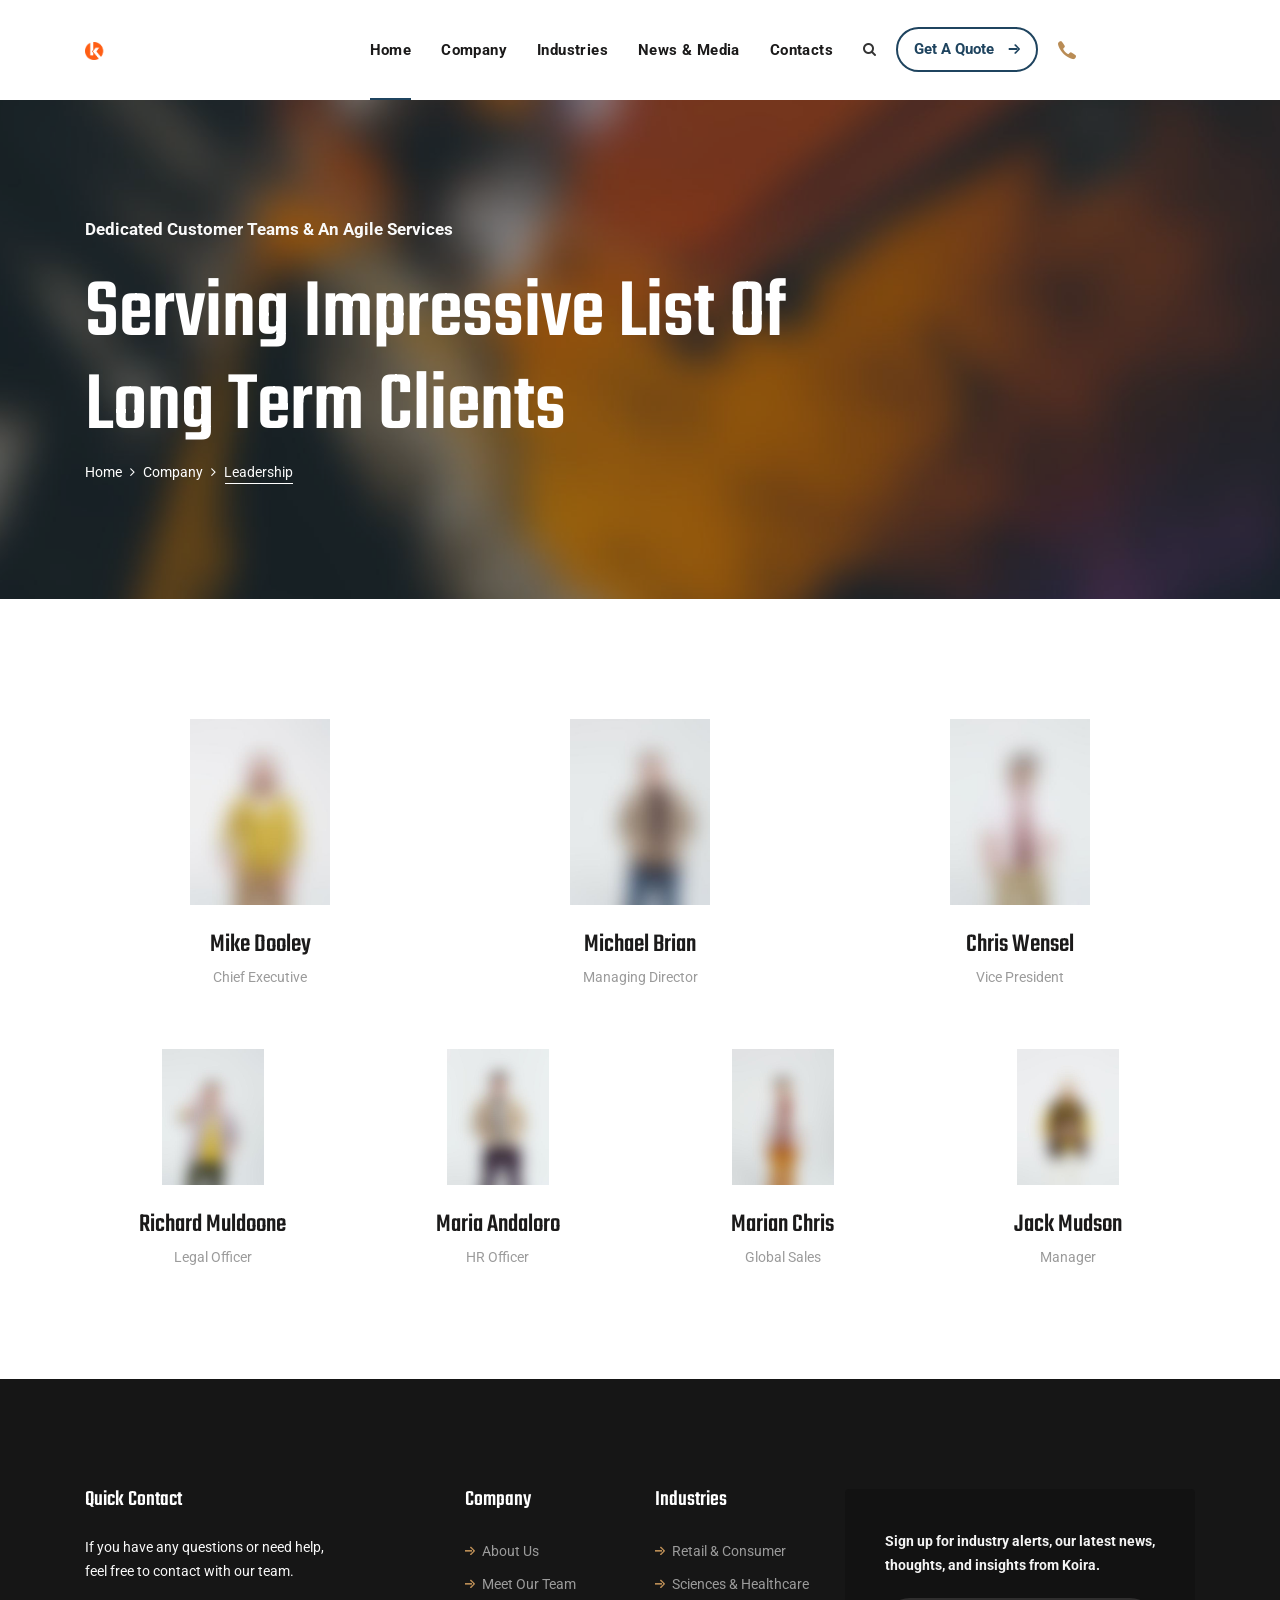
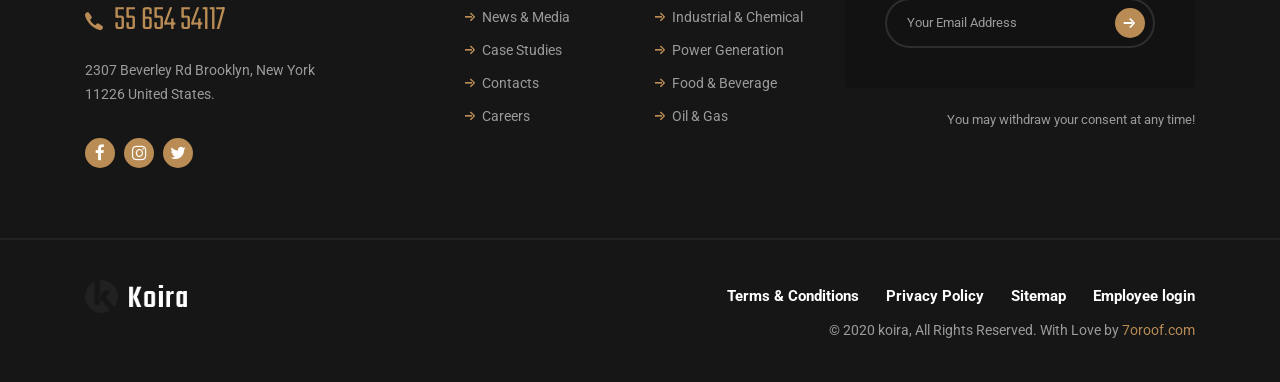
<file: leadership-team.html>
<!DOCTYPE html>
<html lang="en">

<head>
  <meta charset="UTF-8" />
  <meta name="viewport" content="width=device-width, initial-scale=1.0" />
  <meta http-equiv="X-UA-Compatible" content="ie=edge" />
  <meta name="description" content="koira - Factory and Manufacturing Html Template">
  <link href="assets/images/favicon/favicon.png" rel="icon">
  <title>koira - Factory and Manufacturing Html Template</title>
  <link rel="stylesheet"
    href="https://fonts.googleapis.com/css?family=Roboto:400,500,700%7cTeko:400,500,600,700&display=swap">
  <link rel="stylesheet" href="assets/css/libraries.css">
  <link rel="stylesheet" href="assets/css/style.css">
</head>

<body>
  <div class="wrapper">
    <!-- =========================
        Header
    =========================== -->
    <header id="header" class="header header-transparent">
      <nav class="navbar navbar-expand-lg sticky-navbar">
        <div class="container">
          <a class="navbar-brand" href="index.html">
            <img src="assets/images/logo/logo-light.png" class="logo-light" alt="logo">
            <img src="assets/images/logo/logo-dark.png" class="logo-dark" alt="logo">
          </a>
          <button class="navbar-toggler" type="button">
            <span class="menu-lines"><span></span></span>
          </button>
          <div class="collapse navbar-collapse" id="mainNavigation">
            <ul class="navbar-nav ml-auto">
              <li class="nav__item with-dropdown">
                <a href="index.html" class="dropdown-toggle nav__item-link active">Home</a>
                <i class="fa fa-angle-right" data-toggle="dropdown"></i>
                <ul class="dropdown-menu">
                  <li class="nav__item"><a href="index.html" class="nav__item-link">Home Moderm</a></li>
                  <!-- /.nav-item -->
                  <li class="nav__item"><a href="home-classic.html" class="nav__item-link">Home classic</a></li>
                  <!-- /.nav-item -->
                </ul><!-- /.dropdown-menu -->
              </li><!-- /.nav-item -->
              <li class="nav__item with-dropdown">
                <a href="about-us.html" class="dropdown-toggle nav__item-link">Company</a>
                <i class="fa fa-angle-right" data-toggle="dropdown"></i>
                <ul class="dropdown-menu">
                  <li class="nav__item"><a href="about-us.html" class="nav__item-link">About Us</a></li>
                  <!-- /.nav-item -->
                  <li class="nav__item"><a href="why-us.html" class="nav__item-link">Why Choose Us</a></li>
                  <!-- /.nav-item -->
                  <li class="nav__item"><a href="leadership-team.html" class="nav__item-link">Leadership Team</a></li>
                  <!-- /.nav-item -->
                  <li class="nav__item"><a href="pricing.html" class="nav__item-link">Pricing & Plans</a></li>
                  <!-- /.nav-item -->
                  <li class="nav__item"><a href="faqs.html" class="nav__item-link">Help & FAQs</a></li>
                  <!-- /.nav-item -->
                  <li class="nav__item"><a href="careers.html" class="nav__item-link">careers</a></li>
                  <!-- /.nav-item -->
                </ul><!-- /.dropdown-menu -->
              </li><!-- /.nav-item -->
              <li class="nav__item with-dropdown">
                <a href="Industries-industry-served.html" class="dropdown-toggle nav__item-link">Industries</a>
                <i class="fa fa-angle-right" data-toggle="dropdown"></i>
                <ul class="dropdown-menu wide-dropdown-menu">
                  <li class="nav__item">
                    <div class="row mx-0">
                      <div class="col-sm-6 dropdown-menu-col">
                        <h6>Industries Served</h6>
                        <ul class="nav flex-column">
                          <li class="nav__item">
                            <a class="nav__item-link" href="industries-single-industry.html">Petroleum & Gas</a>
                          </li> <!-- /.nav-item -->
                          <li class="nav__item">
                            <a class="nav__item-link" href="industries-single-industry.html">Construction &
                              Engineering</a>
                          </li> <!-- /.nav-item -->
                          <li class="nav__item">
                            <a class="nav__item-link" href="industries-single-industry.html">Mechanical Engineering</a>
                          </li> <!-- /.nav-item -->
                          <li class="nav__item">
                            <a class="nav__item-link" href="industries-single-industry.html">Industrial Chemicals</a>
                          </li> <!-- /.nav-item -->
                          <li class="nav__item">
                            <a class="nav__item-link" href="industries-single-industry.html">Automotive
                              Manufacturing</a>
                          </li> <!-- /.nav-item -->
                          <li class="nav__item">
                            <a class="nav__item-link" href="industries-single-industry.html">Bridge Construction</a>
                          </li><!-- /.nav-item -->
                        </ul>
                      </div><!-- /.col-sm-6 -->
                      <div class="col-sm-6 dropdown-menu-col">
                        <h6>Industry Sectors</h6>
                        <ul class="nav flex-column">
                          <li class="nav__item">
                            <a class="nav__item-link" href="industries-single-sector.html">Retail & Consumer</a>
                          </li> <!-- /.nav-item -->
                          <li class="nav__item">
                            <a class="nav__item-link" href="industries-single-sector.html">Sciences & Healthcare</a>
                          </li> <!-- /.nav-item -->
                          <li class="nav__item">
                            <a class="nav__item-link" href="industries-single-sector.html">Industrial & Chemical</a>
                          </li> <!-- /.nav-item -->
                          <li class="nav__item">
                            <a class="nav__item-link" href="industries-single-sector.html">Power Generation</a>
                          </li> <!-- /.nav-item -->
                          <li class="nav__item">
                            <a class="nav__item-link" href="industries-single-sector.html">Food & Beverage</a>
                          </li> <!-- /.nav-item -->
                          <li class="nav__item">
                            <a class="nav__item-link" href="industries-single-sector.html">Oil & Gas</a>
                          </li><!-- /.nav-item -->
                        </ul>
                      </div><!-- /.col-sm-6 -->
                    </div><!-- /.row -->
                  </li><!-- /.nav-item -->
                </ul><!-- /.dropdown-menu -->
              </li><!-- /.nav-item -->
              <li class="nav__item with-dropdown">
                <a href="blog.html" class="dropdown-toggle nav__item-link">News & Media</a>
                <i class="fa fa-angle-right" data-toggle="dropdown"></i>
                <ul class="dropdown-menu">
                  <li class="nav__item">
                    <a href="blog.html" class="nav__item-link">Our Blog</a>
                  </li><!-- /.nav-item -->
                  <li class="nav__item">
                    <a href="blog-single-post.html" class="nav__item-link">Single Blog Post</a>
                  </li><!-- /.nav-item -->
                  <li class="nav__item">
                    <a href="case-studies-grid.html" class="nav__item-link">Case Studies Grid</a>
                  </li><!-- /.nav-item -->
                  <li class="nav__item">
                    <a href="case-studies-single.html" class="nav__item-link">Single Case Study</a>
                  </li><!-- /.nav-item -->
                </ul><!-- /.dropdown-menu -->
              </li><!-- /.nav-item -->
              <li class="nav__item">
                <a href="contacs.html" class="nav__item-link">Contacts</a>
              </li><!-- /.nav-item -->
            </ul><!-- /.navbar-nav -->
          </div><!-- /.navbar-collapse -->
          <div class="navbar-modules">
            <ul class="list-unstyled d-flex align-items-center modules__btns-list">
              <li><a href="#" class="module__btn module__btn-search"><i class="fa fa-search"></i></a></li>
              <li class="d-none d-lg-block"><a href="request-quote.html"
                  class="btn btn__primary btn__bordered module__btn-request">
                  <span>Get A Quote</span><i class="icon-arrow-right"></i>
                </a></li>
              <li class="d-none d-lg-block">
                <div class="module__btn module__btn-phone d-flex align-items-center">
                  <i class="icon-phone"></i>
                  <a href="tel:5565454117">55 654 541 17</a>
                </div>
              </li>
            </ul><!-- /.modules-wrapper -->
          </div><!-- /.navbar-modules -->
        </div><!-- /.container -->
      </nav><!-- /.navabr -->
    </header><!-- /.Header -->

    <!-- ========================
       page title 
    =========================== -->
    <section id="pageTitle" class="page-title page-title-layout3 bg-overlay bg-parallax">
      <div class="bg-img"><img src="assets/images/page-titles/3.jpg" alt="background"></div>
      <div class="container">
        <div class="row">
          <div class="col-sm-12 col-md-12 col-lg-12 col-xl-8">
            <span class="pagetitle__subheading">Dedicated Customer Teams & An Agile Services</span>
            <h1 class="pagetitle__heading">Serving Impressive List Of Long Term Clients</h1>
            <nav aria-label="breadcrumb">
              <ol class="breadcrumb">
                <li class="breadcrumb-item"><a href="#">Home</a></li>
                <li class="breadcrumb-item"><a href="#">Company</a></li>
                <li class="breadcrumb-item active" aria-current="page">Leadership</li>
              </ol>
            </nav>
          </div><!-- /.col-lg-8 -->
        </div><!-- /.row -->
      </div><!-- /.container -->
    </section><!-- /.page-title -->

    <!-- ========================
        Team
    ========================== -->
    <section id="team" class="team  text-center pt-120 pb-50">
      <div class="container">
        <div class="row">
          <!-- Member #1 -->
          <div class="col-sm-6 col-md-4 col-lg-4">
            <div class="member">
              <div class="member__img">
                <img src="assets/images/team/1.jpg" alt="member img">
                <div class="member__hover">
                  <div class="member__content-inner">
                    <ul class="social__icons  justify-content-center list-unstyled">
                      <li><a href="#"><i class="fa fa-facebook"></i></a></li>
                      <li><a href="#"><i class="fa fa-instagram"></i></a></li>
                      <li><a href="#"><i class="fa fa-twitter"></i></a></li>
                    </ul><!-- /.social-icons -->
                  </div><!-- /.member-content-inner -->
                </div><!-- /.member-hover -->
              </div><!-- /.member-img -->
              <div class="member__info">
                <h5 class="member__name">Mike Dooley</h5>
                <p class="member__desc">Chief Executive</p>
              </div><!-- /.member-info -->
            </div><!-- /.member -->
          </div><!-- /.col-lg-4 -->
          <!-- Member #2 -->
          <div class="col-sm-6 col-md-4 col-lg-4">
            <div class="member">
              <div class="member__img">
                <img src="assets/images/team/2.jpg" alt="member img">
                <div class="member__hover">
                  <div class="member__content-inner">
                    <ul class="social__icons justify-content-center list-unstyled">
                      <li><a href="#"><i class="fa fa-facebook"></i></a></li>
                      <li><a href="#"><i class="fa fa-instagram"></i></a></li>
                      <li><a href="#"><i class="fa fa-twitter"></i></a></li>
                    </ul><!-- /.social-icons -->
                  </div><!-- /.member-content-inner -->
                </div><!-- /.member-hover -->
              </div><!-- /.member-img -->
              <div class="member__info">
                <h5 class="member__name">Michael Brian</h5>
                <p class="member__desc">Managing Director</p>
              </div><!-- /.member-info -->
            </div><!-- /.member -->
          </div><!-- /.col-lg-4 -->
          <!-- Member #3 -->
          <div class="col-sm-6 col-md-4 col-lg-4">
            <div class="member">
              <div class="member__img">
                <img src="assets/images/team/3.jpg" alt="member img">
                <div class="member__hover">
                  <div class="member__content-inner">
                    <ul class="social__icons justify-content-center list-unstyled">
                      <li><a href="#"><i class="fa fa-facebook"></i></a></li>
                      <li><a href="#"><i class="fa fa-instagram"></i></a></li>
                      <li><a href="#"><i class="fa fa-twitter"></i></a></li>
                    </ul><!-- /.social-icons -->
                  </div><!-- /.member-content-inner -->
                </div><!-- /.member-hover -->
              </div><!-- /.member-img -->
              <div class="member__info">
                <h5 class="member__name">Chris Wensel</h5>
                <p class="member__desc">Vice President</p>
              </div><!-- /.member-info -->
            </div><!-- /.member -->
          </div><!-- /.col-lg-4 -->
          <!-- Member #4 -->
          <div class="col-sm-6 col-md-6 col-lg-3">
            <div class="member">
              <div class="member__img">
                <img src="assets/images/team/4.jpg" alt="member img">
                <div class="member__hover">
                  <div class="member__content-inner">
                    <ul class="social__icons justify-content-center list-unstyled">
                      <li><a href="#"><i class="fa fa-facebook"></i></a></li>
                      <li><a href="#"><i class="fa fa-instagram"></i></a></li>
                      <li><a href="#"><i class="fa fa-twitter"></i></a></li>
                    </ul><!-- /.social-icons -->
                  </div><!-- /.member-content-inner -->
                </div><!-- /.member-hover -->
              </div><!-- /.member-img -->
              <div class="member__info">
                <h5 class="member__name">Richard Muldoone</h5>
                <p class="member__desc">Legal Officer</p>
              </div><!-- /.member-info -->
            </div><!-- /.member -->
          </div><!-- /.col-lg-3 -->
          <!-- Member #5 -->
          <div class="col-sm-6 col-md-6 col-lg-3">
            <div class="member">
              <div class="member__img">
                <img src="assets/images/team/5.jpg" alt="member img">
                <div class="member__hover">
                  <div class="member__content-inner">
                    <ul class="social__icons  justify-content-center list-unstyled">
                      <li><a href="#"><i class="fa fa-facebook"></i></a></li>
                      <li><a href="#"><i class="fa fa-instagram"></i></a></li>
                      <li><a href="#"><i class="fa fa-twitter"></i></a></li>
                    </ul><!-- /.social-icons -->
                  </div><!-- /.member-content-inner -->
                </div><!-- /.member-hover -->
              </div><!-- /.member-img -->
              <div class="member__info">
                <h5 class="member__name">Maria Andaloro</h5>
                <p class="member__desc">HR Officer</p>
              </div><!-- /.member-info -->
            </div><!-- /.member -->
          </div><!-- /.col-lg-3 -->
          <!-- Member #6 -->
          <div class="col-sm-6 col-md-6 col-lg-3">
            <div class="member">
              <div class="member__img">
                <img src="assets/images/team/6.jpg" alt="member img">
                <div class="member__hover">
                  <div class="member__content-inner">
                    <ul class="social__icons justify-content-center list-unstyled">
                      <li><a href="#"><i class="fa fa-facebook"></i></a></li>
                      <li><a href="#"><i class="fa fa-instagram"></i></a></li>
                      <li><a href="#"><i class="fa fa-twitter"></i></a></li>
                    </ul><!-- /.social-icons -->
                  </div><!-- /.member-content-inner -->
                </div><!-- /.member-hover -->
              </div><!-- /.member-img -->
              <div class="member__info">
                <h5 class="member__name">Marian Chris</h5>
                <p class="member__desc">Global Sales</p>
              </div><!-- /.member-info -->
            </div><!-- /.member -->
          </div><!-- /.col-lg-3 -->
          <!-- Member #7 -->
          <div class="col-sm-6 col-md-6 col-lg-3">
            <div class="member">
              <div class="member__img">
                <img src="assets/images/team/7.jpg" alt="member img">
                <div class="member__hover">
                  <div class="member__content-inner">
                    <ul class="social__icons justify-content-center list-unstyled">
                      <li><a href="#"><i class="fa fa-facebook"></i></a></li>
                      <li><a href="#"><i class="fa fa-instagram"></i></a></li>
                      <li><a href="#"><i class="fa fa-twitter"></i></a></li>
                    </ul><!-- /.social-icons -->
                  </div><!-- /.member-content-inner -->
                </div><!-- /.member-hover -->
              </div><!-- /.member-img -->
              <div class="member__info">
                <h5 class="member__name">Jack Mudson</h5>
                <p class="member__desc">Manager</p>
              </div><!-- /.member-info -->
            </div><!-- /.member -->
          </div><!-- /.col-lg-3 -->
        </div> <!-- /.row -->
      </div><!-- /.container -->
    </section><!-- /.team end  -->

    <!-- ========================
      Footer
    ========================== -->
    <footer id="footer" class="footer">
      <div class="footer-top">
        <div class="container">
          <div class="row">
            <div class="col-sm-12 col-md-12 col-lg-4 col-xl-3 footer__widget footer__widget-about">
              <h6 class="footer__widget-title">Quick Contact</h6>
              <div class="footer__widget-content">
                <p class="color-gray">If you have any questions or need help, feel free to contact with our team.</p>
                <p class="footer__contact-phone">
                  <i class="icon-phone"></i>
                  <a href="tel:5565454117">55 654 54117</a>
                </p>
                <p>2307 Beverley Rd Brooklyn, New York <br>11226 United States.</p>
                <ul class="social__icons">
                  <li><a href="#"><i class="fa fa-facebook"></i></a></li>
                  <li><a href="#"><i class="fa fa-instagram"></i></a></li>
                  <li><a href="#"><i class="fa fa-twitter"></i></a></li>
                </ul><!-- /.social-icons -->
              </div>
            </div><!-- /.col-xl-3 -->
            <div class="col-6 col-sm-6 col-md-6 col-lg-3 col-xl-2 offset-xl-1 footer__widget footer__widget-nav">
              <h6 class="footer__widget-title">Company</h6>
              <div class="footer__widget-content">
                <nav>
                  <ul class="list-unstyled">
                    <li><a href="#">About Us</a></li>
                    <li><a href="#">Meet Our Team</a></li>
                    <li><a href="#">News & Media</a></li>
                    <li><a href="#">Case Studies</a></li>
                    <li><a href="#">Contacts</a></li>
                    <li><a href="#">Careers</a></li>
                  </ul>
                </nav>
              </div><!-- /.footer-widget-content -->
            </div><!-- /.col-xl-2 -->
            <div class="col-6 col-sm-6 col-md-6 col-lg-3 col-xl-2 footer__widget footer__widget-nav">
              <h6 class="footer__widget-title">Industries</h6>
              <div class="footer__widget-content">
                <nav>
                  <ul class="list-unstyled">
                    <li><a href="#">Retail & Consumer</a></li>
                    <li><a href="#">Sciences & Healthcare</a></li>
                    <li><a href="#">Industrial & Chemical</a></li>
                    <li><a href="#">Power Generation</a></li>
                    <li><a href="#">Food & Beverage</a></li>
                    <li><a href="#">Oil & Gas</a></li>
                  </ul>
                </nav>
              </div><!-- /.footer-widget-content -->
            </div><!-- /.col-xl-2 -->
            <div class="col-sm-12 col-md-10 col-lg-6 col-xl-4 footer__widget footer__widget-newsletter">
              <div class="footer__widget-content">
                <p>Sign up for industry alerts, our latest news, thoughts, and insights from Koira.</p>
                <form class="widget__newsletter-form">
                  <div class="form-group mb-0">
                    <input type="text" class="form-control" placeholder="Your Email Address">
                    <button type="submit" class="btn btn__primary btn__hover2">
                      <i class="icon-arrow-right"></i>
                    </button>
                  </div>
                </form>
              </div><!-- /.footer-widget-content -->
              <p class="text-right fz-13 mt-20 mb-0">You may withdraw your consent at any time!</p>
            </div><!-- /.col-xl-4 -->
          </div><!-- /.row -->
        </div><!-- /.container -->
      </div><!-- /.footer-top -->
      <div class="footer-bottom">
        <div class="container">
          <div class="row">
            <div class="col-sm-12 col-md-3 col-lg-3">
              <img src="assets/images/logo/logo-footer.png" alt="logo">
            </div><!-- /.col-lg-3 -->
            <div class="col-sm-12 col-md-9 col-lg-9 text-right">
              <div class="footer__copyright">
                <nav>
                  <ul class="footer__copyright-links list-unstyled d-flex flex-wrap justify-content-end">
                    <li><a href="#">Terms & Conditions </a></li>
                    <li><a href="#">Privacy Policy</a></li>
                    <li><a href="#">Sitemap</a></li>
                    <li><a href="#">Employee login</a></li>
                  </ul>
                </nav>
                <p class="mb-0"> &copy; 2020 koira, All Rights Reserved. With Love by
                  <a href="http://themeforest.net/user/7oroof">7oroof.com</a>
                </p>
              </div><!-- /.Footer-copyright -->
            </div><!-- /.col-lg-9 -->
          </div><!-- /.row -->
        </div><!-- /.container -->
      </div><!-- /.Footer-bottom -->
    </footer><!-- /.Footer -->
    <button id="scrollTopBtn"><i class="fa fa-long-arrow-up"></i></button>

    <div class="module__search-container">
      <i class="fa fa-times close-search"></i>
      <form class="module__search-form">
        <input type="text" class="search__input" placeholder="Type Words Then Enter">
        <button class="module__search-btn"><i class="fa fa-search"></i></button>
      </form>
    </div><!-- /.module-search-container -->

  </div><!-- /.wrapper -->

  <script src="assets/js/jquery-3.3.1.min.js"></script>
  <script src="assets/js/plugins.js"></script>
  <script src="assets/js/main.js"></script>
</body>

</html>
</file>
<file: assets/css/libraries.css>
:root{--blue:#007bff;--indigo:#6610f2;--purple:#6f42c1;--pink:#e83e8c;--red:#dc3545;--orange:#fd7e14;--yellow:#ffc107;--green:#28a745;--teal:#20c997;--cyan:#17a2b8;--white:#fff;--gray:#6c757d;--gray-dark:#343a40;--primary:#007bff;--secondary:#6c757d;--success:#28a745;--info:#17a2b8;--warning:#ffc107;--danger:#dc3545;--light:#f8f9fa;--dark:#343a40;--breakpoint-xs:0;--breakpoint-sm:576px;--breakpoint-md:768px;--breakpoint-lg:992px;--breakpoint-xl:1200px;--font-family-sans-serif:-apple-system,BlinkMacSystemFont,"Segoe UI",Roboto,"Helvetica Neue",Arial,"Noto Sans",sans-serif,"Apple Color Emoji","Segoe UI Emoji","Segoe UI Symbol","Noto Color Emoji";--font-family-monospace:SFMono-Regular,Menlo,Monaco,Consolas,"Liberation Mono","Courier New",monospace}*,::after,::before{box-sizing:border-box}html{font-family:sans-serif;line-height:1.15;-webkit-text-size-adjust:100%;-webkit-tap-highlight-color:transparent}article,aside,figcaption,figure,footer,header,hgroup,main,nav,section{display:block}body{margin:0;font-family:-apple-system,BlinkMacSystemFont,"Segoe UI",Roboto,"Helvetica Neue",Arial,"Noto Sans",sans-serif,"Apple Color Emoji","Segoe UI Emoji","Segoe UI Symbol","Noto Color Emoji";font-size:1rem;font-weight:400;line-height:1.5;color:#212529;text-align:left;background-color:#fff}[tabindex="-1"]:focus{outline:0!important}hr{box-sizing:content-box;height:0;overflow:visible}h1,h2,h3,h4,h5,h6{margin-top:0;margin-bottom:.5rem}p{margin-top:0;margin-bottom:1rem}abbr[data-original-title],abbr[title]{text-decoration:underline;-webkit-text-decoration:underline dotted;text-decoration:underline dotted;cursor:help;border-bottom:0;-webkit-text-decoration-skip-ink:none;text-decoration-skip-ink:none}address{margin-bottom:1rem;font-style:normal;line-height:inherit}dl,ol,ul{margin-top:0;margin-bottom:1rem}ol ol,ol ul,ul ol,ul ul{margin-bottom:0}dt{font-weight:700}dd{margin-bottom:.5rem;margin-left:0}blockquote{margin:0 0 1rem}b,strong{font-weight:bolder}small{font-size:80%}sub,sup{position:relative;font-size:75%;line-height:0;vertical-align:baseline}sub{bottom:-.25em}sup{top:-.5em}a{color:#007bff;text-decoration:none;background-color:transparent}a:hover{color:#0056b3;text-decoration:underline}a:not([href]):not([tabindex]){color:inherit;text-decoration:none}a:not([href]):not([tabindex]):focus,a:not([href]):not([tabindex]):hover{color:inherit;text-decoration:none}a:not([href]):not([tabindex]):focus{outline:0}code,kbd,pre,samp{font-family:SFMono-Regular,Menlo,Monaco,Consolas,"Liberation Mono","Courier New",monospace;font-size:1em}pre{margin-top:0;margin-bottom:1rem;overflow:auto}figure{margin:0 0 1rem}img{vertical-align:middle;border-style:none}svg{overflow:hidden;vertical-align:middle}table{border-collapse:collapse}caption{padding-top:.75rem;padding-bottom:.75rem;color:#6c757d;text-align:left;caption-side:bottom}th{text-align:inherit}label{display:inline-block;margin-bottom:.5rem}button{border-radius:0}button:focus{outline:1px dotted;outline:5px auto -webkit-focus-ring-color}button,input,optgroup,select,textarea{margin:0;font-family:inherit;font-size:inherit;line-height:inherit}button,input{overflow:visible}button,select{text-transform:none}select{word-wrap:normal}[type=button],[type=reset],[type=submit],button{-webkit-appearance:button}[type=button]:not(:disabled),[type=reset]:not(:disabled),[type=submit]:not(:disabled),button:not(:disabled){cursor:pointer}[type=button]::-moz-focus-inner,[type=reset]::-moz-focus-inner,[type=submit]::-moz-focus-inner,button::-moz-focus-inner{padding:0;border-style:none}input[type=checkbox],input[type=radio]{box-sizing:border-box;padding:0}input[type=date],input[type=datetime-local],input[type=month],input[type=time]{-webkit-appearance:listbox}textarea{overflow:auto;resize:vertical}fieldset{min-width:0;padding:0;margin:0;border:0}legend{display:block;width:100%;max-width:100%;padding:0;margin-bottom:.5rem;font-size:1.5rem;line-height:inherit;color:inherit;white-space:normal}progress{vertical-align:baseline}[type=number]::-webkit-inner-spin-button,[type=number]::-webkit-outer-spin-button{height:auto}[type=search]{outline-offset:-2px;-webkit-appearance:none}[type=search]::-webkit-search-decoration{-webkit-appearance:none}::-webkit-file-upload-button{font:inherit;-webkit-appearance:button}output{display:inline-block}summary{display:list-item;cursor:pointer}template{display:none}[hidden]{display:none!important}.h1,.h2,.h3,.h4,.h5,.h6,h1,h2,h3,h4,h5,h6{margin-bottom:.5rem;font-weight:500;line-height:1.2}.h1,h1{font-size:2.5rem}.h2,h2{font-size:2rem}.h3,h3{font-size:1.75rem}.h4,h4{font-size:1.5rem}.h5,h5{font-size:1.25rem}.h6,h6{font-size:1rem}.lead{font-size:1.25rem;font-weight:300}.display-1{font-size:6rem;font-weight:300;line-height:1.2}.display-2{font-size:5.5rem;font-weight:300;line-height:1.2}.display-3{font-size:4.5rem;font-weight:300;line-height:1.2}.display-4{font-size:3.5rem;font-weight:300;line-height:1.2}hr{margin-top:1rem;margin-bottom:1rem;border:0;border-top:1px solid rgba(0,0,0,.1)}.small,small{font-size:80%;font-weight:400}.mark,mark{padding:.2em;background-color:#fcf8e3}.list-unstyled{padding-left:0;list-style:none}.list-inline{padding-left:0;list-style:none}.list-inline-item{display:inline-block}.list-inline-item:not(:last-child){margin-right:.5rem}.initialism{font-size:90%;text-transform:uppercase}.blockquote{margin-bottom:1rem;font-size:1.25rem}.blockquote-footer{display:block;font-size:80%;color:#6c757d}.blockquote-footer::before{content:"\2014\00A0"}.img-fluid{max-width:100%;height:auto}.img-thumbnail{padding:.25rem;background-color:#fff;border:1px solid #dee2e6;border-radius:.25rem;max-width:100%;height:auto}.figure{display:inline-block}.figure-img{margin-bottom:.5rem;line-height:1}.figure-caption{font-size:90%;color:#6c757d}code{font-size:87.5%;color:#e83e8c;word-break:break-word}a>code{color:inherit}kbd{padding:.2rem .4rem;font-size:87.5%;color:#fff;background-color:#212529;border-radius:.2rem}kbd kbd{padding:0;font-size:100%;font-weight:700}pre{display:block;font-size:87.5%;color:#212529}pre code{font-size:inherit;color:inherit;word-break:normal}.pre-scrollable{max-height:340px;overflow-y:scroll}.container{width:100%;padding-right:15px;padding-left:15px;margin-right:auto;margin-left:auto}@media (min-width:576px){.container{max-width:540px}}@media (min-width:768px){.container{max-width:720px}}@media (min-width:992px){.container{max-width:960px}}@media (min-width:1200px){.container{max-width:1140px}}.container-fluid{width:100%;padding-right:15px;padding-left:15px;margin-right:auto;margin-left:auto}.row{display:-ms-flexbox;display:flex;-ms-flex-wrap:wrap;flex-wrap:wrap;margin-right:-15px;margin-left:-15px}.no-gutters{margin-right:0;margin-left:0}.no-gutters>.col,.no-gutters>[class*=col-]{padding-right:0;padding-left:0}.col,.col-1,.col-10,.col-11,.col-12,.col-2,.col-3,.col-4,.col-5,.col-6,.col-7,.col-8,.col-9,.col-auto,.col-lg,.col-lg-1,.col-lg-10,.col-lg-11,.col-lg-12,.col-lg-2,.col-lg-3,.col-lg-4,.col-lg-5,.col-lg-6,.col-lg-7,.col-lg-8,.col-lg-9,.col-lg-auto,.col-md,.col-md-1,.col-md-10,.col-md-11,.col-md-12,.col-md-2,.col-md-3,.col-md-4,.col-md-5,.col-md-6,.col-md-7,.col-md-8,.col-md-9,.col-md-auto,.col-sm,.col-sm-1,.col-sm-10,.col-sm-11,.col-sm-12,.col-sm-2,.col-sm-3,.col-sm-4,.col-sm-5,.col-sm-6,.col-sm-7,.col-sm-8,.col-sm-9,.col-sm-auto,.col-xl,.col-xl-1,.col-xl-10,.col-xl-11,.col-xl-12,.col-xl-2,.col-xl-3,.col-xl-4,.col-xl-5,.col-xl-6,.col-xl-7,.col-xl-8,.col-xl-9,.col-xl-auto{position:relative;width:100%;padding-right:15px;padding-left:15px}.col{-ms-flex-preferred-size:0;flex-basis:0;-ms-flex-positive:1;flex-grow:1;max-width:100%}.col-auto{-ms-flex:0 0 auto;flex:0 0 auto;width:auto;max-width:100%}.col-1{-ms-flex:0 0 8.333333%;flex:0 0 8.333333%;max-width:8.333333%}.col-2{-ms-flex:0 0 16.666667%;flex:0 0 16.666667%;max-width:16.666667%}.col-3{-ms-flex:0 0 25%;flex:0 0 25%;max-width:25%}.col-4{-ms-flex:0 0 33.333333%;flex:0 0 33.333333%;max-width:33.333333%}.col-5{-ms-flex:0 0 41.666667%;flex:0 0 41.666667%;max-width:41.666667%}.col-6{-ms-flex:0 0 50%;flex:0 0 50%;max-width:50%}.col-7{-ms-flex:0 0 58.333333%;flex:0 0 58.333333%;max-width:58.333333%}.col-8{-ms-flex:0 0 66.666667%;flex:0 0 66.666667%;max-width:66.666667%}.col-9{-ms-flex:0 0 75%;flex:0 0 75%;max-width:75%}.col-10{-ms-flex:0 0 83.333333%;flex:0 0 83.333333%;max-width:83.333333%}.col-11{-ms-flex:0 0 91.666667%;flex:0 0 91.666667%;max-width:91.666667%}.col-12{-ms-flex:0 0 100%;flex:0 0 100%;max-width:100%}.order-first{-ms-flex-order:-1;order:-1}.order-last{-ms-flex-order:13;order:13}.order-0{-ms-flex-order:0;order:0}.order-1{-ms-flex-order:1;order:1}.order-2{-ms-flex-order:2;order:2}.order-3{-ms-flex-order:3;order:3}.order-4{-ms-flex-order:4;order:4}.order-5{-ms-flex-order:5;order:5}.order-6{-ms-flex-order:6;order:6}.order-7{-ms-flex-order:7;order:7}.order-8{-ms-flex-order:8;order:8}.order-9{-ms-flex-order:9;order:9}.order-10{-ms-flex-order:10;order:10}.order-11{-ms-flex-order:11;order:11}.order-12{-ms-flex-order:12;order:12}.offset-1{margin-left:8.333333%}.offset-2{margin-left:16.666667%}.offset-3{margin-left:25%}.offset-4{margin-left:33.333333%}.offset-5{margin-left:41.666667%}.offset-6{margin-left:50%}.offset-7{margin-left:58.333333%}.offset-8{margin-left:66.666667%}.offset-9{margin-left:75%}.offset-10{margin-left:83.333333%}.offset-11{margin-left:91.666667%}@media (min-width:576px){.col-sm{-ms-flex-preferred-size:0;flex-basis:0;-ms-flex-positive:1;flex-grow:1;max-width:100%}.col-sm-auto{-ms-flex:0 0 auto;flex:0 0 auto;width:auto;max-width:100%}.col-sm-1{-ms-flex:0 0 8.333333%;flex:0 0 8.333333%;max-width:8.333333%}.col-sm-2{-ms-flex:0 0 16.666667%;flex:0 0 16.666667%;max-width:16.666667%}.col-sm-3{-ms-flex:0 0 25%;flex:0 0 25%;max-width:25%}.col-sm-4{-ms-flex:0 0 33.333333%;flex:0 0 33.333333%;max-width:33.333333%}.col-sm-5{-ms-flex:0 0 41.666667%;flex:0 0 41.666667%;max-width:41.666667%}.col-sm-6{-ms-flex:0 0 50%;flex:0 0 50%;max-width:50%}.col-sm-7{-ms-flex:0 0 58.333333%;flex:0 0 58.333333%;max-width:58.333333%}.col-sm-8{-ms-flex:0 0 66.666667%;flex:0 0 66.666667%;max-width:66.666667%}.col-sm-9{-ms-flex:0 0 75%;flex:0 0 75%;max-width:75%}.col-sm-10{-ms-flex:0 0 83.333333%;flex:0 0 83.333333%;max-width:83.333333%}.col-sm-11{-ms-flex:0 0 91.666667%;flex:0 0 91.666667%;max-width:91.666667%}.col-sm-12{-ms-flex:0 0 100%;flex:0 0 100%;max-width:100%}.order-sm-first{-ms-flex-order:-1;order:-1}.order-sm-last{-ms-flex-order:13;order:13}.order-sm-0{-ms-flex-order:0;order:0}.order-sm-1{-ms-flex-order:1;order:1}.order-sm-2{-ms-flex-order:2;order:2}.order-sm-3{-ms-flex-order:3;order:3}.order-sm-4{-ms-flex-order:4;order:4}.order-sm-5{-ms-flex-order:5;order:5}.order-sm-6{-ms-flex-order:6;order:6}.order-sm-7{-ms-flex-order:7;order:7}.order-sm-8{-ms-flex-order:8;order:8}.order-sm-9{-ms-flex-order:9;order:9}.order-sm-10{-ms-flex-order:10;order:10}.order-sm-11{-ms-flex-order:11;order:11}.order-sm-12{-ms-flex-order:12;order:12}.offset-sm-0{margin-left:0}.offset-sm-1{margin-left:8.333333%}.offset-sm-2{margin-left:16.666667%}.offset-sm-3{margin-left:25%}.offset-sm-4{margin-left:33.333333%}.offset-sm-5{margin-left:41.666667%}.offset-sm-6{margin-left:50%}.offset-sm-7{margin-left:58.333333%}.offset-sm-8{margin-left:66.666667%}.offset-sm-9{margin-left:75%}.offset-sm-10{margin-left:83.333333%}.offset-sm-11{margin-left:91.666667%}}@media (min-width:768px){.col-md{-ms-flex-preferred-size:0;flex-basis:0;-ms-flex-positive:1;flex-grow:1;max-width:100%}.col-md-auto{-ms-flex:0 0 auto;flex:0 0 auto;width:auto;max-width:100%}.col-md-1{-ms-flex:0 0 8.333333%;flex:0 0 8.333333%;max-width:8.333333%}.col-md-2{-ms-flex:0 0 16.666667%;flex:0 0 16.666667%;max-width:16.666667%}.col-md-3{-ms-flex:0 0 25%;flex:0 0 25%;max-width:25%}.col-md-4{-ms-flex:0 0 33.333333%;flex:0 0 33.333333%;max-width:33.333333%}.col-md-5{-ms-flex:0 0 41.666667%;flex:0 0 41.666667%;max-width:41.666667%}.col-md-6{-ms-flex:0 0 50%;flex:0 0 50%;max-width:50%}.col-md-7{-ms-flex:0 0 58.333333%;flex:0 0 58.333333%;max-width:58.333333%}.col-md-8{-ms-flex:0 0 66.666667%;flex:0 0 66.666667%;max-width:66.666667%}.col-md-9{-ms-flex:0 0 75%;flex:0 0 75%;max-width:75%}.col-md-10{-ms-flex:0 0 83.333333%;flex:0 0 83.333333%;max-width:83.333333%}.col-md-11{-ms-flex:0 0 91.666667%;flex:0 0 91.666667%;max-width:91.666667%}.col-md-12{-ms-flex:0 0 100%;flex:0 0 100%;max-width:100%}.order-md-first{-ms-flex-order:-1;order:-1}.order-md-last{-ms-flex-order:13;order:13}.order-md-0{-ms-flex-order:0;order:0}.order-md-1{-ms-flex-order:1;order:1}.order-md-2{-ms-flex-order:2;order:2}.order-md-3{-ms-flex-order:3;order:3}.order-md-4{-ms-flex-order:4;order:4}.order-md-5{-ms-flex-order:5;order:5}.order-md-6{-ms-flex-order:6;order:6}.order-md-7{-ms-flex-order:7;order:7}.order-md-8{-ms-flex-order:8;order:8}.order-md-9{-ms-flex-order:9;order:9}.order-md-10{-ms-flex-order:10;order:10}.order-md-11{-ms-flex-order:11;order:11}.order-md-12{-ms-flex-order:12;order:12}.offset-md-0{margin-left:0}.offset-md-1{margin-left:8.333333%}.offset-md-2{margin-left:16.666667%}.offset-md-3{margin-left:25%}.offset-md-4{margin-left:33.333333%}.offset-md-5{margin-left:41.666667%}.offset-md-6{margin-left:50%}.offset-md-7{margin-left:58.333333%}.offset-md-8{margin-left:66.666667%}.offset-md-9{margin-left:75%}.offset-md-10{margin-left:83.333333%}.offset-md-11{margin-left:91.666667%}}@media (min-width:992px){.col-lg{-ms-flex-preferred-size:0;flex-basis:0;-ms-flex-positive:1;flex-grow:1;max-width:100%}.col-lg-auto{-ms-flex:0 0 auto;flex:0 0 auto;width:auto;max-width:100%}.col-lg-1{-ms-flex:0 0 8.333333%;flex:0 0 8.333333%;max-width:8.333333%}.col-lg-2{-ms-flex:0 0 16.666667%;flex:0 0 16.666667%;max-width:16.666667%}.col-lg-3{-ms-flex:0 0 25%;flex:0 0 25%;max-width:25%}.col-lg-4{-ms-flex:0 0 33.333333%;flex:0 0 33.333333%;max-width:33.333333%}.col-lg-5{-ms-flex:0 0 41.666667%;flex:0 0 41.666667%;max-width:41.666667%}.col-lg-6{-ms-flex:0 0 50%;flex:0 0 50%;max-width:50%}.col-lg-7{-ms-flex:0 0 58.333333%;flex:0 0 58.333333%;max-width:58.333333%}.col-lg-8{-ms-flex:0 0 66.666667%;flex:0 0 66.666667%;max-width:66.666667%}.col-lg-9{-ms-flex:0 0 75%;flex:0 0 75%;max-width:75%}.col-lg-10{-ms-flex:0 0 83.333333%;flex:0 0 83.333333%;max-width:83.333333%}.col-lg-11{-ms-flex:0 0 91.666667%;flex:0 0 91.666667%;max-width:91.666667%}.col-lg-12{-ms-flex:0 0 100%;flex:0 0 100%;max-width:100%}.order-lg-first{-ms-flex-order:-1;order:-1}.order-lg-last{-ms-flex-order:13;order:13}.order-lg-0{-ms-flex-order:0;order:0}.order-lg-1{-ms-flex-order:1;order:1}.order-lg-2{-ms-flex-order:2;order:2}.order-lg-3{-ms-flex-order:3;order:3}.order-lg-4{-ms-flex-order:4;order:4}.order-lg-5{-ms-flex-order:5;order:5}.order-lg-6{-ms-flex-order:6;order:6}.order-lg-7{-ms-flex-order:7;order:7}.order-lg-8{-ms-flex-order:8;order:8}.order-lg-9{-ms-flex-order:9;order:9}.order-lg-10{-ms-flex-order:10;order:10}.order-lg-11{-ms-flex-order:11;order:11}.order-lg-12{-ms-flex-order:12;order:12}.offset-lg-0{margin-left:0}.offset-lg-1{margin-left:8.333333%}.offset-lg-2{margin-left:16.666667%}.offset-lg-3{margin-left:25%}.offset-lg-4{margin-left:33.333333%}.offset-lg-5{margin-left:41.666667%}.offset-lg-6{margin-left:50%}.offset-lg-7{margin-left:58.333333%}.offset-lg-8{margin-left:66.666667%}.offset-lg-9{margin-left:75%}.offset-lg-10{margin-left:83.333333%}.offset-lg-11{margin-left:91.666667%}}@media (min-width:1200px){.col-xl{-ms-flex-preferred-size:0;flex-basis:0;-ms-flex-positive:1;flex-grow:1;max-width:100%}.col-xl-auto{-ms-flex:0 0 auto;flex:0 0 auto;width:auto;max-width:100%}.col-xl-1{-ms-flex:0 0 8.333333%;flex:0 0 8.333333%;max-width:8.333333%}.col-xl-2{-ms-flex:0 0 16.666667%;flex:0 0 16.666667%;max-width:16.666667%}.col-xl-3{-ms-flex:0 0 25%;flex:0 0 25%;max-width:25%}.col-xl-4{-ms-flex:0 0 33.333333%;flex:0 0 33.333333%;max-width:33.333333%}.col-xl-5{-ms-flex:0 0 41.666667%;flex:0 0 41.666667%;max-width:41.666667%}.col-xl-6{-ms-flex:0 0 50%;flex:0 0 50%;max-width:50%}.col-xl-7{-ms-flex:0 0 58.333333%;flex:0 0 58.333333%;max-width:58.333333%}.col-xl-8{-ms-flex:0 0 66.666667%;flex:0 0 66.666667%;max-width:66.666667%}.col-xl-9{-ms-flex:0 0 75%;flex:0 0 75%;max-width:75%}.col-xl-10{-ms-flex:0 0 83.333333%;flex:0 0 83.333333%;max-width:83.333333%}.col-xl-11{-ms-flex:0 0 91.666667%;flex:0 0 91.666667%;max-width:91.666667%}.col-xl-12{-ms-flex:0 0 100%;flex:0 0 100%;max-width:100%}.order-xl-first{-ms-flex-order:-1;order:-1}.order-xl-last{-ms-flex-order:13;order:13}.order-xl-0{-ms-flex-order:0;order:0}.order-xl-1{-ms-flex-order:1;order:1}.order-xl-2{-ms-flex-order:2;order:2}.order-xl-3{-ms-flex-order:3;order:3}.order-xl-4{-ms-flex-order:4;order:4}.order-xl-5{-ms-flex-order:5;order:5}.order-xl-6{-ms-flex-order:6;order:6}.order-xl-7{-ms-flex-order:7;order:7}.order-xl-8{-ms-flex-order:8;order:8}.order-xl-9{-ms-flex-order:9;order:9}.order-xl-10{-ms-flex-order:10;order:10}.order-xl-11{-ms-flex-order:11;order:11}.order-xl-12{-ms-flex-order:12;order:12}.offset-xl-0{margin-left:0}.offset-xl-1{margin-left:8.333333%}.offset-xl-2{margin-left:16.666667%}.offset-xl-3{margin-left:25%}.offset-xl-4{margin-left:33.333333%}.offset-xl-5{margin-left:41.666667%}.offset-xl-6{margin-left:50%}.offset-xl-7{margin-left:58.333333%}.offset-xl-8{margin-left:66.666667%}.offset-xl-9{margin-left:75%}.offset-xl-10{margin-left:83.333333%}.offset-xl-11{margin-left:91.666667%}}.table{width:100%;margin-bottom:1rem;color:#212529}.table td,.table th{padding:.75rem;vertical-align:top;border-top:1px solid #dee2e6}.table thead th{vertical-align:bottom;border-bottom:2px solid #dee2e6}.table tbody+tbody{border-top:2px solid #dee2e6}.table-sm td,.table-sm th{padding:.3rem}.table-bordered{border:1px solid #dee2e6}.table-bordered td,.table-bordered th{border:1px solid #dee2e6}.table-bordered thead td,.table-bordered thead th{border-bottom-width:2px}.table-borderless tbody+tbody,.table-borderless td,.table-borderless th,.table-borderless thead th{border:0}.table-striped tbody tr:nth-of-type(odd){background-color:rgba(0,0,0,.05)}.table-hover tbody tr:hover{color:#212529;background-color:rgba(0,0,0,.075)}.table-primary,.table-primary>td,.table-primary>th{background-color:#b8daff}.table-primary tbody+tbody,.table-primary td,.table-primary th,.table-primary thead th{border-color:#7abaff}.table-hover .table-primary:hover{background-color:#9fcdff}.table-hover .table-primary:hover>td,.table-hover .table-primary:hover>th{background-color:#9fcdff}.table-secondary,.table-secondary>td,.table-secondary>th{background-color:#d6d8db}.table-secondary tbody+tbody,.table-secondary td,.table-secondary th,.table-secondary thead th{border-color:#b3b7bb}.table-hover .table-secondary:hover{background-color:#c8cbcf}.table-hover .table-secondary:hover>td,.table-hover .table-secondary:hover>th{background-color:#c8cbcf}.table-success,.table-success>td,.table-success>th{background-color:#c3e6cb}.table-success tbody+tbody,.table-success td,.table-success th,.table-success thead th{border-color:#8fd19e}.table-hover .table-success:hover{background-color:#b1dfbb}.table-hover .table-success:hover>td,.table-hover .table-success:hover>th{background-color:#b1dfbb}.table-info,.table-info>td,.table-info>th{background-color:#bee5eb}.table-info tbody+tbody,.table-info td,.table-info th,.table-info thead th{border-color:#86cfda}.table-hover .table-info:hover{background-color:#abdde5}.table-hover .table-info:hover>td,.table-hover .table-info:hover>th{background-color:#abdde5}.table-warning,.table-warning>td,.table-warning>th{background-color:#ffeeba}.table-warning tbody+tbody,.table-warning td,.table-warning th,.table-warning thead th{border-color:#ffdf7e}.table-hover .table-warning:hover{background-color:#ffe8a1}.table-hover .table-warning:hover>td,.table-hover .table-warning:hover>th{background-color:#ffe8a1}.table-danger,.table-danger>td,.table-danger>th{background-color:#f5c6cb}.table-danger tbody+tbody,.table-danger td,.table-danger th,.table-danger thead th{border-color:#ed969e}.table-hover .table-danger:hover{background-color:#f1b0b7}.table-hover .table-danger:hover>td,.table-hover .table-danger:hover>th{background-color:#f1b0b7}.table-light,.table-light>td,.table-light>th{background-color:#fdfdfe}.table-light tbody+tbody,.table-light td,.table-light th,.table-light thead th{border-color:#fbfcfc}.table-hover .table-light:hover{background-color:#ececf6}.table-hover .table-light:hover>td,.table-hover .table-light:hover>th{background-color:#ececf6}.table-dark,.table-dark>td,.table-dark>th{background-color:#c6c8ca}.table-dark tbody+tbody,.table-dark td,.table-dark th,.table-dark thead th{border-color:#95999c}.table-hover .table-dark:hover{background-color:#b9bbbe}.table-hover .table-dark:hover>td,.table-hover .table-dark:hover>th{background-color:#b9bbbe}.table-active,.table-active>td,.table-active>th{background-color:rgba(0,0,0,.075)}.table-hover .table-active:hover{background-color:rgba(0,0,0,.075)}.table-hover .table-active:hover>td,.table-hover .table-active:hover>th{background-color:rgba(0,0,0,.075)}.table .thead-dark th{color:#fff;background-color:#343a40;border-color:#454d55}.table .thead-light th{color:#495057;background-color:#e9ecef;border-color:#dee2e6}.table-dark{color:#fff;background-color:#343a40}.table-dark td,.table-dark th,.table-dark thead th{border-color:#454d55}.table-dark.table-bordered{border:0}.table-dark.table-striped tbody tr:nth-of-type(odd){background-color:rgba(255,255,255,.05)}.table-dark.table-hover tbody tr:hover{color:#fff;background-color:rgba(255,255,255,.075)}@media (max-width:575.98px){.table-responsive-sm{display:block;width:100%;overflow-x:auto;-webkit-overflow-scrolling:touch}.table-responsive-sm>.table-bordered{border:0}}@media (max-width:767.98px){.table-responsive-md{display:block;width:100%;overflow-x:auto;-webkit-overflow-scrolling:touch}.table-responsive-md>.table-bordered{border:0}}@media (max-width:991.98px){.table-responsive-lg{display:block;width:100%;overflow-x:auto;-webkit-overflow-scrolling:touch}.table-responsive-lg>.table-bordered{border:0}}@media (max-width:1199.98px){.table-responsive-xl{display:block;width:100%;overflow-x:auto;-webkit-overflow-scrolling:touch}.table-responsive-xl>.table-bordered{border:0}}.table-responsive{display:block;width:100%;overflow-x:auto;-webkit-overflow-scrolling:touch}.table-responsive>.table-bordered{border:0}.form-control{display:block;width:100%;height:calc(1.5em + .75rem + 2px);padding:.375rem .75rem;font-size:1rem;font-weight:400;line-height:1.5;color:#495057;background-color:#fff;background-clip:padding-box;border:1px solid #ced4da;border-radius:.25rem;transition:border-color .15s ease-in-out,box-shadow .15s ease-in-out}@media (prefers-reduced-motion:reduce){.form-control{transition:none}}.form-control::-ms-expand{background-color:transparent;border:0}.form-control:focus{color:#495057;background-color:#fff;border-color:#80bdff;outline:0;box-shadow:0 0 0 .2rem rgba(0,123,255,.25)}.form-control::-webkit-input-placeholder{color:#6c757d;opacity:1}.form-control::-moz-placeholder{color:#6c757d;opacity:1}.form-control:-ms-input-placeholder{color:#6c757d;opacity:1}.form-control::-ms-input-placeholder{color:#6c757d;opacity:1}.form-control::placeholder{color:#6c757d;opacity:1}.form-control:disabled,.form-control[readonly]{background-color:#e9ecef;opacity:1}select.form-control:focus::-ms-value{color:#495057;background-color:#fff}.form-control-file,.form-control-range{display:block;width:100%}.col-form-label{padding-top:calc(.375rem + 1px);padding-bottom:calc(.375rem + 1px);margin-bottom:0;font-size:inherit;line-height:1.5}.col-form-label-lg{padding-top:calc(.5rem + 1px);padding-bottom:calc(.5rem + 1px);font-size:1.25rem;line-height:1.5}.col-form-label-sm{padding-top:calc(.25rem + 1px);padding-bottom:calc(.25rem + 1px);font-size:.875rem;line-height:1.5}.form-control-plaintext{display:block;width:100%;padding-top:.375rem;padding-bottom:.375rem;margin-bottom:0;line-height:1.5;color:#212529;background-color:transparent;border:solid transparent;border-width:1px 0}.form-control-plaintext.form-control-lg,.form-control-plaintext.form-control-sm{padding-right:0;padding-left:0}.form-control-sm{height:calc(1.5em + .5rem + 2px);padding:.25rem .5rem;font-size:.875rem;line-height:1.5;border-radius:.2rem}.form-control-lg{height:calc(1.5em + 1rem + 2px);padding:.5rem 1rem;font-size:1.25rem;line-height:1.5;border-radius:.3rem}select.form-control[multiple],select.form-control[size]{height:auto}textarea.form-control{height:auto}.form-group{margin-bottom:1rem}.form-text{display:block;margin-top:.25rem}.form-row{display:-ms-flexbox;display:flex;-ms-flex-wrap:wrap;flex-wrap:wrap;margin-right:-5px;margin-left:-5px}.form-row>.col,.form-row>[class*=col-]{padding-right:5px;padding-left:5px}.form-check{position:relative;display:block;padding-left:1.25rem}.form-check-input{position:absolute;margin-top:.3rem;margin-left:-1.25rem}.form-check-input:disabled~.form-check-label{color:#6c757d}.form-check-label{margin-bottom:0}.form-check-inline{display:-ms-inline-flexbox;display:inline-flex;-ms-flex-align:center;align-items:center;padding-left:0;margin-right:.75rem}.form-check-inline .form-check-input{position:static;margin-top:0;margin-right:.3125rem;margin-left:0}.valid-feedback{display:none;width:100%;margin-top:.25rem;font-size:80%;color:#28a745}.valid-tooltip{position:absolute;top:100%;z-index:5;display:none;max-width:100%;padding:.25rem .5rem;margin-top:.1rem;font-size:.875rem;line-height:1.5;color:#fff;background-color:rgba(40,167,69,.9);border-radius:.25rem}.form-control.is-valid,.was-validated .form-control:valid{border-color:#28a745;padding-right:calc(1.5em + .75rem);background-image:url("data:image/svg+xml,%3csvg xmlns='http://www.w3.org/2000/svg' viewBox='0 0 8 8'%3e%3cpath fill='%2328a745' d='M2.3 6.73L.6 4.53c-.4-1.04.46-1.4 1.1-.8l1.1 1.4 3.4-3.8c.6-.63 1.6-.27 1.2.7l-4 4.6c-.43.5-.8.4-1.1.1z'/%3e%3c/svg%3e");background-repeat:no-repeat;background-position:center right calc(.375em + .1875rem);background-size:calc(.75em + .375rem) calc(.75em + .375rem)}.form-control.is-valid:focus,.was-validated .form-control:valid:focus{border-color:#28a745;box-shadow:0 0 0 .2rem rgba(40,167,69,.25)}.form-control.is-valid~.valid-feedback,.form-control.is-valid~.valid-tooltip,.was-validated .form-control:valid~.valid-feedback,.was-validated .form-control:valid~.valid-tooltip{display:block}.was-validated textarea.form-control:valid,textarea.form-control.is-valid{padding-right:calc(1.5em + .75rem);background-position:top calc(.375em + .1875rem) right calc(.375em + .1875rem)}.custom-select.is-valid,.was-validated .custom-select:valid{border-color:#28a745;padding-right:calc((1em + .75rem) * 3 / 4 + 1.75rem);background:url("data:image/svg+xml,%3csvg xmlns='http://www.w3.org/2000/svg' viewBox='0 0 4 5'%3e%3cpath fill='%23343a40' d='M2 0L0 2h4zm0 5L0 3h4z'/%3e%3c/svg%3e") no-repeat right .75rem center/8px 10px,url("data:image/svg+xml,%3csvg xmlns='http://www.w3.org/2000/svg' viewBox='0 0 8 8'%3e%3cpath fill='%2328a745' d='M2.3 6.73L.6 4.53c-.4-1.04.46-1.4 1.1-.8l1.1 1.4 3.4-3.8c.6-.63 1.6-.27 1.2.7l-4 4.6c-.43.5-.8.4-1.1.1z'/%3e%3c/svg%3e") #fff no-repeat center right 1.75rem/calc(.75em + .375rem) calc(.75em + .375rem)}.custom-select.is-valid:focus,.was-validated .custom-select:valid:focus{border-color:#28a745;box-shadow:0 0 0 .2rem rgba(40,167,69,.25)}.custom-select.is-valid~.valid-feedback,.custom-select.is-valid~.valid-tooltip,.was-validated .custom-select:valid~.valid-feedback,.was-validated .custom-select:valid~.valid-tooltip{display:block}.form-control-file.is-valid~.valid-feedback,.form-control-file.is-valid~.valid-tooltip,.was-validated .form-control-file:valid~.valid-feedback,.was-validated .form-control-file:valid~.valid-tooltip{display:block}.form-check-input.is-valid~.form-check-label,.was-validated .form-check-input:valid~.form-check-label{color:#28a745}.form-check-input.is-valid~.valid-feedback,.form-check-input.is-valid~.valid-tooltip,.was-validated .form-check-input:valid~.valid-feedback,.was-validated .form-check-input:valid~.valid-tooltip{display:block}.custom-control-input.is-valid~.custom-control-label,.was-validated .custom-control-input:valid~.custom-control-label{color:#28a745}.custom-control-input.is-valid~.custom-control-label::before,.was-validated .custom-control-input:valid~.custom-control-label::before{border-color:#28a745}.custom-control-input.is-valid~.valid-feedback,.custom-control-input.is-valid~.valid-tooltip,.was-validated .custom-control-input:valid~.valid-feedback,.was-validated .custom-control-input:valid~.valid-tooltip{display:block}.custom-control-input.is-valid:checked~.custom-control-label::before,.was-validated .custom-control-input:valid:checked~.custom-control-label::before{border-color:#34ce57;background-color:#34ce57}.custom-control-input.is-valid:focus~.custom-control-label::before,.was-validated .custom-control-input:valid:focus~.custom-control-label::before{box-shadow:0 0 0 .2rem rgba(40,167,69,.25)}.custom-control-input.is-valid:focus:not(:checked)~.custom-control-label::before,.was-validated .custom-control-input:valid:focus:not(:checked)~.custom-control-label::before{border-color:#28a745}.custom-file-input.is-valid~.custom-file-label,.was-validated .custom-file-input:valid~.custom-file-label{border-color:#28a745}.custom-file-input.is-valid~.valid-feedback,.custom-file-input.is-valid~.valid-tooltip,.was-validated .custom-file-input:valid~.valid-feedback,.was-validated .custom-file-input:valid~.valid-tooltip{display:block}.custom-file-input.is-valid:focus~.custom-file-label,.was-validated .custom-file-input:valid:focus~.custom-file-label{border-color:#28a745;box-shadow:0 0 0 .2rem rgba(40,167,69,.25)}.invalid-feedback{display:none;width:100%;margin-top:.25rem;font-size:80%;color:#dc3545}.invalid-tooltip{position:absolute;top:100%;z-index:5;display:none;max-width:100%;padding:.25rem .5rem;margin-top:.1rem;font-size:.875rem;line-height:1.5;color:#fff;background-color:rgba(220,53,69,.9);border-radius:.25rem}.form-control.is-invalid,.was-validated .form-control:invalid{border-color:#dc3545;padding-right:calc(1.5em + .75rem);background-image:url("data:image/svg+xml,%3csvg xmlns='http://www.w3.org/2000/svg' fill='%23dc3545' viewBox='-2 -2 7 7'%3e%3cpath stroke='%23dc3545' d='M0 0l3 3m0-3L0 3'/%3e%3ccircle r='.5'/%3e%3ccircle cx='3' r='.5'/%3e%3ccircle cy='3' r='.5'/%3e%3ccircle cx='3' cy='3' r='.5'/%3e%3c/svg%3E");background-repeat:no-repeat;background-position:center right calc(.375em + .1875rem);background-size:calc(.75em + .375rem) calc(.75em + .375rem)}.form-control.is-invalid:focus,.was-validated .form-control:invalid:focus{border-color:#dc3545;box-shadow:0 0 0 .2rem rgba(220,53,69,.25)}.form-control.is-invalid~.invalid-feedback,.form-control.is-invalid~.invalid-tooltip,.was-validated .form-control:invalid~.invalid-feedback,.was-validated .form-control:invalid~.invalid-tooltip{display:block}.was-validated textarea.form-control:invalid,textarea.form-control.is-invalid{padding-right:calc(1.5em + .75rem);background-position:top calc(.375em + .1875rem) right calc(.375em + .1875rem)}.custom-select.is-invalid,.was-validated .custom-select:invalid{border-color:#dc3545;padding-right:calc((1em + .75rem) * 3 / 4 + 1.75rem);background:url("data:image/svg+xml,%3csvg xmlns='http://www.w3.org/2000/svg' viewBox='0 0 4 5'%3e%3cpath fill='%23343a40' d='M2 0L0 2h4zm0 5L0 3h4z'/%3e%3c/svg%3e") no-repeat right .75rem center/8px 10px,url("data:image/svg+xml,%3csvg xmlns='http://www.w3.org/2000/svg' fill='%23dc3545' viewBox='-2 -2 7 7'%3e%3cpath stroke='%23dc3545' d='M0 0l3 3m0-3L0 3'/%3e%3ccircle r='.5'/%3e%3ccircle cx='3' r='.5'/%3e%3ccircle cy='3' r='.5'/%3e%3ccircle cx='3' cy='3' r='.5'/%3e%3c/svg%3E") #fff no-repeat center right 1.75rem/calc(.75em + .375rem) calc(.75em + .375rem)}.custom-select.is-invalid:focus,.was-validated .custom-select:invalid:focus{border-color:#dc3545;box-shadow:0 0 0 .2rem rgba(220,53,69,.25)}.custom-select.is-invalid~.invalid-feedback,.custom-select.is-invalid~.invalid-tooltip,.was-validated .custom-select:invalid~.invalid-feedback,.was-validated .custom-select:invalid~.invalid-tooltip{display:block}.form-control-file.is-invalid~.invalid-feedback,.form-control-file.is-invalid~.invalid-tooltip,.was-validated .form-control-file:invalid~.invalid-feedback,.was-validated .form-control-file:invalid~.invalid-tooltip{display:block}.form-check-input.is-invalid~.form-check-label,.was-validated .form-check-input:invalid~.form-check-label{color:#dc3545}.form-check-input.is-invalid~.invalid-feedback,.form-check-input.is-invalid~.invalid-tooltip,.was-validated .form-check-input:invalid~.invalid-feedback,.was-validated .form-check-input:invalid~.invalid-tooltip{display:block}.custom-control-input.is-invalid~.custom-control-label,.was-validated .custom-control-input:invalid~.custom-control-label{color:#dc3545}.custom-control-input.is-invalid~.custom-control-label::before,.was-validated .custom-control-input:invalid~.custom-control-label::before{border-color:#dc3545}.custom-control-input.is-invalid~.invalid-feedback,.custom-control-input.is-invalid~.invalid-tooltip,.was-validated .custom-control-input:invalid~.invalid-feedback,.was-validated .custom-control-input:invalid~.invalid-tooltip{display:block}.custom-control-input.is-invalid:checked~.custom-control-label::before,.was-validated .custom-control-input:invalid:checked~.custom-control-label::before{border-color:#e4606d;background-color:#e4606d}.custom-control-input.is-invalid:focus~.custom-control-label::before,.was-validated .custom-control-input:invalid:focus~.custom-control-label::before{box-shadow:0 0 0 .2rem rgba(220,53,69,.25)}.custom-control-input.is-invalid:focus:not(:checked)~.custom-control-label::before,.was-validated .custom-control-input:invalid:focus:not(:checked)~.custom-control-label::before{border-color:#dc3545}.custom-file-input.is-invalid~.custom-file-label,.was-validated .custom-file-input:invalid~.custom-file-label{border-color:#dc3545}.custom-file-input.is-invalid~.invalid-feedback,.custom-file-input.is-invalid~.invalid-tooltip,.was-validated .custom-file-input:invalid~.invalid-feedback,.was-validated .custom-file-input:invalid~.invalid-tooltip{display:block}.custom-file-input.is-invalid:focus~.custom-file-label,.was-validated .custom-file-input:invalid:focus~.custom-file-label{border-color:#dc3545;box-shadow:0 0 0 .2rem rgba(220,53,69,.25)}.form-inline{display:-ms-flexbox;display:flex;-ms-flex-flow:row wrap;flex-flow:row wrap;-ms-flex-align:center;align-items:center}.form-inline .form-check{width:100%}@media (min-width:576px){.form-inline label{display:-ms-flexbox;display:flex;-ms-flex-align:center;align-items:center;-ms-flex-pack:center;justify-content:center;margin-bottom:0}.form-inline .form-group{display:-ms-flexbox;display:flex;-ms-flex:0 0 auto;flex:0 0 auto;-ms-flex-flow:row wrap;flex-flow:row wrap;-ms-flex-align:center;align-items:center;margin-bottom:0}.form-inline .form-control{display:inline-block;width:auto;vertical-align:middle}.form-inline .form-control-plaintext{display:inline-block}.form-inline .custom-select,.form-inline .input-group{width:auto}.form-inline .form-check{display:-ms-flexbox;display:flex;-ms-flex-align:center;align-items:center;-ms-flex-pack:center;justify-content:center;width:auto;padding-left:0}.form-inline .form-check-input{position:relative;-ms-flex-negative:0;flex-shrink:0;margin-top:0;margin-right:.25rem;margin-left:0}.form-inline .custom-control{-ms-flex-align:center;align-items:center;-ms-flex-pack:center;justify-content:center}.form-inline .custom-control-label{margin-bottom:0}}.btn{display:inline-block;font-weight:400;color:#212529;text-align:center;vertical-align:middle;-webkit-user-select:none;-moz-user-select:none;-ms-user-select:none;user-select:none;background-color:transparent;border:1px solid transparent;padding:.375rem .75rem;font-size:1rem;line-height:1.5;border-radius:.25rem;transition:color .15s ease-in-out,background-color .15s ease-in-out,border-color .15s ease-in-out,box-shadow .15s ease-in-out}@media (prefers-reduced-motion:reduce){.btn{transition:none}}.btn:hover{color:#212529;text-decoration:none}.btn.focus,.btn:focus{outline:0;box-shadow:0 0 0 .2rem rgba(0,123,255,.25)}.btn.disabled,.btn:disabled{opacity:.65}a.btn.disabled,fieldset:disabled a.btn{pointer-events:none}.btn-primary{color:#fff;background-color:#007bff;border-color:#007bff}.btn-primary:hover{color:#fff;background-color:#0069d9;border-color:#0062cc}.btn-primary.focus,.btn-primary:focus{box-shadow:0 0 0 .2rem rgba(38,143,255,.5)}.btn-primary.disabled,.btn-primary:disabled{color:#fff;background-color:#007bff;border-color:#007bff}.btn-primary:not(:disabled):not(.disabled).active,.btn-primary:not(:disabled):not(.disabled):active,.show>.btn-primary.dropdown-toggle{color:#fff;background-color:#0062cc;border-color:#005cbf}.btn-primary:not(:disabled):not(.disabled).active:focus,.btn-primary:not(:disabled):not(.disabled):active:focus,.show>.btn-primary.dropdown-toggle:focus{box-shadow:0 0 0 .2rem rgba(38,143,255,.5)}.btn-secondary{color:#fff;background-color:#6c757d;border-color:#6c757d}.btn-secondary:hover{color:#fff;background-color:#5a6268;border-color:#545b62}.btn-secondary.focus,.btn-secondary:focus{box-shadow:0 0 0 .2rem rgba(130,138,145,.5)}.btn-secondary.disabled,.btn-secondary:disabled{color:#fff;background-color:#6c757d;border-color:#6c757d}.btn-secondary:not(:disabled):not(.disabled).active,.btn-secondary:not(:disabled):not(.disabled):active,.show>.btn-secondary.dropdown-toggle{color:#fff;background-color:#545b62;border-color:#4e555b}.btn-secondary:not(:disabled):not(.disabled).active:focus,.btn-secondary:not(:disabled):not(.disabled):active:focus,.show>.btn-secondary.dropdown-toggle:focus{box-shadow:0 0 0 .2rem rgba(130,138,145,.5)}.btn-success{color:#fff;background-color:#28a745;border-color:#28a745}.btn-success:hover{color:#fff;background-color:#218838;border-color:#1e7e34}.btn-success.focus,.btn-success:focus{box-shadow:0 0 0 .2rem rgba(72,180,97,.5)}.btn-success.disabled,.btn-success:disabled{color:#fff;background-color:#28a745;border-color:#28a745}.btn-success:not(:disabled):not(.disabled).active,.btn-success:not(:disabled):not(.disabled):active,.show>.btn-success.dropdown-toggle{color:#fff;background-color:#1e7e34;border-color:#1c7430}.btn-success:not(:disabled):not(.disabled).active:focus,.btn-success:not(:disabled):not(.disabled):active:focus,.show>.btn-success.dropdown-toggle:focus{box-shadow:0 0 0 .2rem rgba(72,180,97,.5)}.btn-info{color:#fff;background-color:#17a2b8;border-color:#17a2b8}.btn-info:hover{color:#fff;background-color:#138496;border-color:#117a8b}.btn-info.focus,.btn-info:focus{box-shadow:0 0 0 .2rem rgba(58,176,195,.5)}.btn-info.disabled,.btn-info:disabled{color:#fff;background-color:#17a2b8;border-color:#17a2b8}.btn-info:not(:disabled):not(.disabled).active,.btn-info:not(:disabled):not(.disabled):active,.show>.btn-info.dropdown-toggle{color:#fff;background-color:#117a8b;border-color:#10707f}.btn-info:not(:disabled):not(.disabled).active:focus,.btn-info:not(:disabled):not(.disabled):active:focus,.show>.btn-info.dropdown-toggle:focus{box-shadow:0 0 0 .2rem rgba(58,176,195,.5)}.btn-warning{color:#212529;background-color:#ffc107;border-color:#ffc107}.btn-warning:hover{color:#212529;background-color:#e0a800;border-color:#d39e00}.btn-warning.focus,.btn-warning:focus{box-shadow:0 0 0 .2rem rgba(222,170,12,.5)}.btn-warning.disabled,.btn-warning:disabled{color:#212529;background-color:#ffc107;border-color:#ffc107}.btn-warning:not(:disabled):not(.disabled).active,.btn-warning:not(:disabled):not(.disabled):active,.show>.btn-warning.dropdown-toggle{color:#212529;background-color:#d39e00;border-color:#c69500}.btn-warning:not(:disabled):not(.disabled).active:focus,.btn-warning:not(:disabled):not(.disabled):active:focus,.show>.btn-warning.dropdown-toggle:focus{box-shadow:0 0 0 .2rem rgba(222,170,12,.5)}.btn-danger{color:#fff;background-color:#dc3545;border-color:#dc3545}.btn-danger:hover{color:#fff;background-color:#c82333;border-color:#bd2130}.btn-danger.focus,.btn-danger:focus{box-shadow:0 0 0 .2rem rgba(225,83,97,.5)}.btn-danger.disabled,.btn-danger:disabled{color:#fff;background-color:#dc3545;border-color:#dc3545}.btn-danger:not(:disabled):not(.disabled).active,.btn-danger:not(:disabled):not(.disabled):active,.show>.btn-danger.dropdown-toggle{color:#fff;background-color:#bd2130;border-color:#b21f2d}.btn-danger:not(:disabled):not(.disabled).active:focus,.btn-danger:not(:disabled):not(.disabled):active:focus,.show>.btn-danger.dropdown-toggle:focus{box-shadow:0 0 0 .2rem rgba(225,83,97,.5)}.btn-light{color:#212529;background-color:#f8f9fa;border-color:#f8f9fa}.btn-light:hover{color:#212529;background-color:#e2e6ea;border-color:#dae0e5}.btn-light.focus,.btn-light:focus{box-shadow:0 0 0 .2rem rgba(216,217,219,.5)}.btn-light.disabled,.btn-light:disabled{color:#212529;background-color:#f8f9fa;border-color:#f8f9fa}.btn-light:not(:disabled):not(.disabled).active,.btn-light:not(:disabled):not(.disabled):active,.show>.btn-light.dropdown-toggle{color:#212529;background-color:#dae0e5;border-color:#d3d9df}.btn-light:not(:disabled):not(.disabled).active:focus,.btn-light:not(:disabled):not(.disabled):active:focus,.show>.btn-light.dropdown-toggle:focus{box-shadow:0 0 0 .2rem rgba(216,217,219,.5)}.btn-dark{color:#fff;background-color:#343a40;border-color:#343a40}.btn-dark:hover{color:#fff;background-color:#23272b;border-color:#1d2124}.btn-dark.focus,.btn-dark:focus{box-shadow:0 0 0 .2rem rgba(82,88,93,.5)}.btn-dark.disabled,.btn-dark:disabled{color:#fff;background-color:#343a40;border-color:#343a40}.btn-dark:not(:disabled):not(.disabled).active,.btn-dark:not(:disabled):not(.disabled):active,.show>.btn-dark.dropdown-toggle{color:#fff;background-color:#1d2124;border-color:#171a1d}.btn-dark:not(:disabled):not(.disabled).active:focus,.btn-dark:not(:disabled):not(.disabled):active:focus,.show>.btn-dark.dropdown-toggle:focus{box-shadow:0 0 0 .2rem rgba(82,88,93,.5)}.btn-outline-primary{color:#007bff;border-color:#007bff}.btn-outline-primary:hover{color:#fff;background-color:#007bff;border-color:#007bff}.btn-outline-primary.focus,.btn-outline-primary:focus{box-shadow:0 0 0 .2rem rgba(0,123,255,.5)}.btn-outline-primary.disabled,.btn-outline-primary:disabled{color:#007bff;background-color:transparent}.btn-outline-primary:not(:disabled):not(.disabled).active,.btn-outline-primary:not(:disabled):not(.disabled):active,.show>.btn-outline-primary.dropdown-toggle{color:#fff;background-color:#007bff;border-color:#007bff}.btn-outline-primary:not(:disabled):not(.disabled).active:focus,.btn-outline-primary:not(:disabled):not(.disabled):active:focus,.show>.btn-outline-primary.dropdown-toggle:focus{box-shadow:0 0 0 .2rem rgba(0,123,255,.5)}.btn-outline-secondary{color:#6c757d;border-color:#6c757d}.btn-outline-secondary:hover{color:#fff;background-color:#6c757d;border-color:#6c757d}.btn-outline-secondary.focus,.btn-outline-secondary:focus{box-shadow:0 0 0 .2rem rgba(108,117,125,.5)}.btn-outline-secondary.disabled,.btn-outline-secondary:disabled{color:#6c757d;background-color:transparent}.btn-outline-secondary:not(:disabled):not(.disabled).active,.btn-outline-secondary:not(:disabled):not(.disabled):active,.show>.btn-outline-secondary.dropdown-toggle{color:#fff;background-color:#6c757d;border-color:#6c757d}.btn-outline-secondary:not(:disabled):not(.disabled).active:focus,.btn-outline-secondary:not(:disabled):not(.disabled):active:focus,.show>.btn-outline-secondary.dropdown-toggle:focus{box-shadow:0 0 0 .2rem rgba(108,117,125,.5)}.btn-outline-success{color:#28a745;border-color:#28a745}.btn-outline-success:hover{color:#fff;background-color:#28a745;border-color:#28a745}.btn-outline-success.focus,.btn-outline-success:focus{box-shadow:0 0 0 .2rem rgba(40,167,69,.5)}.btn-outline-success.disabled,.btn-outline-success:disabled{color:#28a745;background-color:transparent}.btn-outline-success:not(:disabled):not(.disabled).active,.btn-outline-success:not(:disabled):not(.disabled):active,.show>.btn-outline-success.dropdown-toggle{color:#fff;background-color:#28a745;border-color:#28a745}.btn-outline-success:not(:disabled):not(.disabled).active:focus,.btn-outline-success:not(:disabled):not(.disabled):active:focus,.show>.btn-outline-success.dropdown-toggle:focus{box-shadow:0 0 0 .2rem rgba(40,167,69,.5)}.btn-outline-info{color:#17a2b8;border-color:#17a2b8}.btn-outline-info:hover{color:#fff;background-color:#17a2b8;border-color:#17a2b8}.btn-outline-info.focus,.btn-outline-info:focus{box-shadow:0 0 0 .2rem rgba(23,162,184,.5)}.btn-outline-info.disabled,.btn-outline-info:disabled{color:#17a2b8;background-color:transparent}.btn-outline-info:not(:disabled):not(.disabled).active,.btn-outline-info:not(:disabled):not(.disabled):active,.show>.btn-outline-info.dropdown-toggle{color:#fff;background-color:#17a2b8;border-color:#17a2b8}.btn-outline-info:not(:disabled):not(.disabled).active:focus,.btn-outline-info:not(:disabled):not(.disabled):active:focus,.show>.btn-outline-info.dropdown-toggle:focus{box-shadow:0 0 0 .2rem rgba(23,162,184,.5)}.btn-outline-warning{color:#ffc107;border-color:#ffc107}.btn-outline-warning:hover{color:#212529;background-color:#ffc107;border-color:#ffc107}.btn-outline-warning.focus,.btn-outline-warning:focus{box-shadow:0 0 0 .2rem rgba(255,193,7,.5)}.btn-outline-warning.disabled,.btn-outline-warning:disabled{color:#ffc107;background-color:transparent}.btn-outline-warning:not(:disabled):not(.disabled).active,.btn-outline-warning:not(:disabled):not(.disabled):active,.show>.btn-outline-warning.dropdown-toggle{color:#212529;background-color:#ffc107;border-color:#ffc107}.btn-outline-warning:not(:disabled):not(.disabled).active:focus,.btn-outline-warning:not(:disabled):not(.disabled):active:focus,.show>.btn-outline-warning.dropdown-toggle:focus{box-shadow:0 0 0 .2rem rgba(255,193,7,.5)}.btn-outline-danger{color:#dc3545;border-color:#dc3545}.btn-outline-danger:hover{color:#fff;background-color:#dc3545;border-color:#dc3545}.btn-outline-danger.focus,.btn-outline-danger:focus{box-shadow:0 0 0 .2rem rgba(220,53,69,.5)}.btn-outline-danger.disabled,.btn-outline-danger:disabled{color:#dc3545;background-color:transparent}.btn-outline-danger:not(:disabled):not(.disabled).active,.btn-outline-danger:not(:disabled):not(.disabled):active,.show>.btn-outline-danger.dropdown-toggle{color:#fff;background-color:#dc3545;border-color:#dc3545}.btn-outline-danger:not(:disabled):not(.disabled).active:focus,.btn-outline-danger:not(:disabled):not(.disabled):active:focus,.show>.btn-outline-danger.dropdown-toggle:focus{box-shadow:0 0 0 .2rem rgba(220,53,69,.5)}.btn-outline-light{color:#f8f9fa;border-color:#f8f9fa}.btn-outline-light:hover{color:#212529;background-color:#f8f9fa;border-color:#f8f9fa}.btn-outline-light.focus,.btn-outline-light:focus{box-shadow:0 0 0 .2rem rgba(248,249,250,.5)}.btn-outline-light.disabled,.btn-outline-light:disabled{color:#f8f9fa;background-color:transparent}.btn-outline-light:not(:disabled):not(.disabled).active,.btn-outline-light:not(:disabled):not(.disabled):active,.show>.btn-outline-light.dropdown-toggle{color:#212529;background-color:#f8f9fa;border-color:#f8f9fa}.btn-outline-light:not(:disabled):not(.disabled).active:focus,.btn-outline-light:not(:disabled):not(.disabled):active:focus,.show>.btn-outline-light.dropdown-toggle:focus{box-shadow:0 0 0 .2rem rgba(248,249,250,.5)}.btn-outline-dark{color:#343a40;border-color:#343a40}.btn-outline-dark:hover{color:#fff;background-color:#343a40;border-color:#343a40}.btn-outline-dark.focus,.btn-outline-dark:focus{box-shadow:0 0 0 .2rem rgba(52,58,64,.5)}.btn-outline-dark.disabled,.btn-outline-dark:disabled{color:#343a40;background-color:transparent}.btn-outline-dark:not(:disabled):not(.disabled).active,.btn-outline-dark:not(:disabled):not(.disabled):active,.show>.btn-outline-dark.dropdown-toggle{color:#fff;background-color:#343a40;border-color:#343a40}.btn-outline-dark:not(:disabled):not(.disabled).active:focus,.btn-outline-dark:not(:disabled):not(.disabled):active:focus,.show>.btn-outline-dark.dropdown-toggle:focus{box-shadow:0 0 0 .2rem rgba(52,58,64,.5)}.btn-link{font-weight:400;color:#007bff;text-decoration:none}.btn-link:hover{color:#0056b3;text-decoration:underline}.btn-link.focus,.btn-link:focus{text-decoration:underline;box-shadow:none}.btn-link.disabled,.btn-link:disabled{color:#6c757d;pointer-events:none}.btn-group-lg>.btn,.btn-lg{padding:.5rem 1rem;font-size:1.25rem;line-height:1.5;border-radius:.3rem}.btn-group-sm>.btn,.btn-sm{padding:.25rem .5rem;font-size:.875rem;line-height:1.5;border-radius:.2rem}.btn-block{display:block;width:100%}.btn-block+.btn-block{margin-top:.5rem}input[type=button].btn-block,input[type=reset].btn-block,input[type=submit].btn-block{width:100%}.fade{transition:opacity .15s linear}@media (prefers-reduced-motion:reduce){.fade{transition:none}}.fade:not(.show){opacity:0}.collapse:not(.show){display:none}.collapsing{position:relative;height:0;overflow:hidden;transition:height .35s ease}@media (prefers-reduced-motion:reduce){.collapsing{transition:none}}.dropdown,.dropleft,.dropright,.dropup{position:relative}.dropdown-toggle{white-space:nowrap}.dropdown-toggle::after{display:inline-block;margin-left:.255em;vertical-align:.255em;content:"";border-top:.3em solid;border-right:.3em solid transparent;border-bottom:0;border-left:.3em solid transparent}.dropdown-toggle:empty::after{margin-left:0}.dropdown-menu{position:absolute;top:100%;left:0;z-index:1000;display:none;float:left;min-width:10rem;padding:.5rem 0;margin:.125rem 0 0;font-size:1rem;color:#212529;text-align:left;list-style:none;background-color:#fff;background-clip:padding-box;border:1px solid rgba(0,0,0,.15);border-radius:.25rem}.dropdown-menu-left{right:auto;left:0}.dropdown-menu-right{right:0;left:auto}@media (min-width:576px){.dropdown-menu-sm-left{right:auto;left:0}.dropdown-menu-sm-right{right:0;left:auto}}@media (min-width:768px){.dropdown-menu-md-left{right:auto;left:0}.dropdown-menu-md-right{right:0;left:auto}}@media (min-width:992px){.dropdown-menu-lg-left{right:auto;left:0}.dropdown-menu-lg-right{right:0;left:auto}}@media (min-width:1200px){.dropdown-menu-xl-left{right:auto;left:0}.dropdown-menu-xl-right{right:0;left:auto}}.dropup .dropdown-menu{top:auto;bottom:100%;margin-top:0;margin-bottom:.125rem}.dropup .dropdown-toggle::after{display:inline-block;margin-left:.255em;vertical-align:.255em;content:"";border-top:0;border-right:.3em solid transparent;border-bottom:.3em solid;border-left:.3em solid transparent}.dropup .dropdown-toggle:empty::after{margin-left:0}.dropright .dropdown-menu{top:0;right:auto;left:100%;margin-top:0;margin-left:.125rem}.dropright .dropdown-toggle::after{display:inline-block;margin-left:.255em;vertical-align:.255em;content:"";border-top:.3em solid transparent;border-right:0;border-bottom:.3em solid transparent;border-left:.3em solid}.dropright .dropdown-toggle:empty::after{margin-left:0}.dropright .dropdown-toggle::after{vertical-align:0}.dropleft .dropdown-menu{top:0;right:100%;left:auto;margin-top:0;margin-right:.125rem}.dropleft .dropdown-toggle::after{display:inline-block;margin-left:.255em;vertical-align:.255em;content:"";display:none}.dropleft .dropdown-toggle::before{display:inline-block;margin-right:.255em;vertical-align:.255em;content:"";border-top:.3em solid transparent;border-right:.3em solid;border-bottom:.3em solid transparent}.dropleft .dropdown-toggle:empty::after{margin-left:0}.dropleft .dropdown-toggle::before{vertical-align:0}.dropdown-menu[x-placement^=bottom],.dropdown-menu[x-placement^=left],.dropdown-menu[x-placement^=right],.dropdown-menu[x-placement^=top]{right:auto;bottom:auto}.dropdown-divider{height:0;margin:.5rem 0;overflow:hidden;border-top:1px solid #e9ecef}.dropdown-item{display:block;width:100%;padding:.25rem 1.5rem;clear:both;font-weight:400;color:#212529;text-align:inherit;white-space:nowrap;background-color:transparent;border:0}.dropdown-item:focus,.dropdown-item:hover{color:#16181b;text-decoration:none;background-color:#f8f9fa}.dropdown-item.active,.dropdown-item:active{color:#fff;text-decoration:none;background-color:#007bff}.dropdown-item.disabled,.dropdown-item:disabled{color:#6c757d;pointer-events:none;background-color:transparent}.dropdown-menu.show{display:block}.dropdown-header{display:block;padding:.5rem 1.5rem;margin-bottom:0;font-size:.875rem;color:#6c757d;white-space:nowrap}.dropdown-item-text{display:block;padding:.25rem 1.5rem;color:#212529}.btn-group,.btn-group-vertical{position:relative;display:-ms-inline-flexbox;display:inline-flex;vertical-align:middle}.btn-group-vertical>.btn,.btn-group>.btn{position:relative;-ms-flex:1 1 auto;flex:1 1 auto}.btn-group-vertical>.btn:hover,.btn-group>.btn:hover{z-index:1}.btn-group-vertical>.btn.active,.btn-group-vertical>.btn:active,.btn-group-vertical>.btn:focus,.btn-group>.btn.active,.btn-group>.btn:active,.btn-group>.btn:focus{z-index:1}.btn-toolbar{display:-ms-flexbox;display:flex;-ms-flex-wrap:wrap;flex-wrap:wrap;-ms-flex-pack:start;justify-content:flex-start}.btn-toolbar .input-group{width:auto}.btn-group>.btn-group:not(:first-child),.btn-group>.btn:not(:first-child){margin-left:-1px}.btn-group>.btn-group:not(:last-child)>.btn,.btn-group>.btn:not(:last-child):not(.dropdown-toggle){border-top-right-radius:0;border-bottom-right-radius:0}.btn-group>.btn-group:not(:first-child)>.btn,.btn-group>.btn:not(:first-child){border-top-left-radius:0;border-bottom-left-radius:0}.dropdown-toggle-split{padding-right:.5625rem;padding-left:.5625rem}.dropdown-toggle-split::after,.dropright .dropdown-toggle-split::after,.dropup .dropdown-toggle-split::after{margin-left:0}.dropleft .dropdown-toggle-split::before{margin-right:0}.btn-group-sm>.btn+.dropdown-toggle-split,.btn-sm+.dropdown-toggle-split{padding-right:.375rem;padding-left:.375rem}.btn-group-lg>.btn+.dropdown-toggle-split,.btn-lg+.dropdown-toggle-split{padding-right:.75rem;padding-left:.75rem}.btn-group-vertical{-ms-flex-direction:column;flex-direction:column;-ms-flex-align:start;align-items:flex-start;-ms-flex-pack:center;justify-content:center}.btn-group-vertical>.btn,.btn-group-vertical>.btn-group{width:100%}.btn-group-vertical>.btn-group:not(:first-child),.btn-group-vertical>.btn:not(:first-child){margin-top:-1px}.btn-group-vertical>.btn-group:not(:last-child)>.btn,.btn-group-vertical>.btn:not(:last-child):not(.dropdown-toggle){border-bottom-right-radius:0;border-bottom-left-radius:0}.btn-group-vertical>.btn-group:not(:first-child)>.btn,.btn-group-vertical>.btn:not(:first-child){border-top-left-radius:0;border-top-right-radius:0}.btn-group-toggle>.btn,.btn-group-toggle>.btn-group>.btn{margin-bottom:0}.btn-group-toggle>.btn input[type=checkbox],.btn-group-toggle>.btn input[type=radio],.btn-group-toggle>.btn-group>.btn input[type=checkbox],.btn-group-toggle>.btn-group>.btn input[type=radio]{position:absolute;clip:rect(0,0,0,0);pointer-events:none}.input-group{position:relative;display:-ms-flexbox;display:flex;-ms-flex-wrap:wrap;flex-wrap:wrap;-ms-flex-align:stretch;align-items:stretch;width:100%}.input-group>.custom-file,.input-group>.custom-select,.input-group>.form-control,.input-group>.form-control-plaintext{position:relative;-ms-flex:1 1 auto;flex:1 1 auto;width:1%;margin-bottom:0}.input-group>.custom-file+.custom-file,.input-group>.custom-file+.custom-select,.input-group>.custom-file+.form-control,.input-group>.custom-select+.custom-file,.input-group>.custom-select+.custom-select,.input-group>.custom-select+.form-control,.input-group>.form-control+.custom-file,.input-group>.form-control+.custom-select,.input-group>.form-control+.form-control,.input-group>.form-control-plaintext+.custom-file,.input-group>.form-control-plaintext+.custom-select,.input-group>.form-control-plaintext+.form-control{margin-left:-1px}.input-group>.custom-file .custom-file-input:focus~.custom-file-label,.input-group>.custom-select:focus,.input-group>.form-control:focus{z-index:3}.input-group>.custom-file .custom-file-input:focus{z-index:4}.input-group>.custom-select:not(:last-child),.input-group>.form-control:not(:last-child){border-top-right-radius:0;border-bottom-right-radius:0}.input-group>.custom-select:not(:first-child),.input-group>.form-control:not(:first-child){border-top-left-radius:0;border-bottom-left-radius:0}.input-group>.custom-file{display:-ms-flexbox;display:flex;-ms-flex-align:center;align-items:center}.input-group>.custom-file:not(:last-child) .custom-file-label,.input-group>.custom-file:not(:last-child) .custom-file-label::after{border-top-right-radius:0;border-bottom-right-radius:0}.input-group>.custom-file:not(:first-child) .custom-file-label{border-top-left-radius:0;border-bottom-left-radius:0}.input-group-append,.input-group-prepend{display:-ms-flexbox;display:flex}.input-group-append .btn,.input-group-prepend .btn{position:relative;z-index:2}.input-group-append .btn:focus,.input-group-prepend .btn:focus{z-index:3}.input-group-append .btn+.btn,.input-group-append .btn+.input-group-text,.input-group-append .input-group-text+.btn,.input-group-append .input-group-text+.input-group-text,.input-group-prepend .btn+.btn,.input-group-prepend .btn+.input-group-text,.input-group-prepend .input-group-text+.btn,.input-group-prepend .input-group-text+.input-group-text{margin-left:-1px}.input-group-prepend{margin-right:-1px}.input-group-append{margin-left:-1px}.input-group-text{display:-ms-flexbox;display:flex;-ms-flex-align:center;align-items:center;padding:.375rem .75rem;margin-bottom:0;font-size:1rem;font-weight:400;line-height:1.5;color:#495057;text-align:center;white-space:nowrap;background-color:#e9ecef;border:1px solid #ced4da;border-radius:.25rem}.input-group-text input[type=checkbox],.input-group-text input[type=radio]{margin-top:0}.input-group-lg>.custom-select,.input-group-lg>.form-control:not(textarea){height:calc(1.5em + 1rem + 2px)}.input-group-lg>.custom-select,.input-group-lg>.form-control,.input-group-lg>.input-group-append>.btn,.input-group-lg>.input-group-append>.input-group-text,.input-group-lg>.input-group-prepend>.btn,.input-group-lg>.input-group-prepend>.input-group-text{padding:.5rem 1rem;font-size:1.25rem;line-height:1.5;border-radius:.3rem}.input-group-sm>.custom-select,.input-group-sm>.form-control:not(textarea){height:calc(1.5em + .5rem + 2px)}.input-group-sm>.custom-select,.input-group-sm>.form-control,.input-group-sm>.input-group-append>.btn,.input-group-sm>.input-group-append>.input-group-text,.input-group-sm>.input-group-prepend>.btn,.input-group-sm>.input-group-prepend>.input-group-text{padding:.25rem .5rem;font-size:.875rem;line-height:1.5;border-radius:.2rem}.input-group-lg>.custom-select,.input-group-sm>.custom-select{padding-right:1.75rem}.input-group>.input-group-append:last-child>.btn:not(:last-child):not(.dropdown-toggle),.input-group>.input-group-append:last-child>.input-group-text:not(:last-child),.input-group>.input-group-append:not(:last-child)>.btn,.input-group>.input-group-append:not(:last-child)>.input-group-text,.input-group>.input-group-prepend>.btn,.input-group>.input-group-prepend>.input-group-text{border-top-right-radius:0;border-bottom-right-radius:0}.input-group>.input-group-append>.btn,.input-group>.input-group-append>.input-group-text,.input-group>.input-group-prepend:first-child>.btn:not(:first-child),.input-group>.input-group-prepend:first-child>.input-group-text:not(:first-child),.input-group>.input-group-prepend:not(:first-child)>.btn,.input-group>.input-group-prepend:not(:first-child)>.input-group-text{border-top-left-radius:0;border-bottom-left-radius:0}.custom-control{position:relative;display:block;min-height:1.5rem;padding-left:1.5rem}.custom-control-inline{display:-ms-inline-flexbox;display:inline-flex;margin-right:1rem}.custom-control-input{position:absolute;z-index:-1;opacity:0}.custom-control-input:checked~.custom-control-label::before{color:#fff;border-color:#007bff;background-color:#007bff}.custom-control-input:focus~.custom-control-label::before{box-shadow:0 0 0 .2rem rgba(0,123,255,.25)}.custom-control-input:focus:not(:checked)~.custom-control-label::before{border-color:#80bdff}.custom-control-input:not(:disabled):active~.custom-control-label::before{color:#fff;background-color:#b3d7ff;border-color:#b3d7ff}.custom-control-input:disabled~.custom-control-label{color:#6c757d}.custom-control-input:disabled~.custom-control-label::before{background-color:#e9ecef}.custom-control-label{position:relative;margin-bottom:0;vertical-align:top}.custom-control-label::before{position:absolute;top:.25rem;left:-1.5rem;display:block;width:1rem;height:1rem;pointer-events:none;content:"";background-color:#fff;border:#adb5bd solid 1px}.custom-control-label::after{position:absolute;top:.25rem;left:-1.5rem;display:block;width:1rem;height:1rem;content:"";background:no-repeat 50%/50% 50%}.custom-checkbox .custom-control-label::before{border-radius:.25rem}.custom-checkbox .custom-control-input:checked~.custom-control-label::after{background-image:url("data:image/svg+xml,%3csvg xmlns='http://www.w3.org/2000/svg' viewBox='0 0 8 8'%3e%3cpath fill='%23fff' d='M6.564.75l-3.59 3.612-1.538-1.55L0 4.26 2.974 7.25 8 2.193z'/%3e%3c/svg%3e")}.custom-checkbox .custom-control-input:indeterminate~.custom-control-label::before{border-color:#007bff;background-color:#007bff}.custom-checkbox .custom-control-input:indeterminate~.custom-control-label::after{background-image:url("data:image/svg+xml,%3csvg xmlns='http://www.w3.org/2000/svg' viewBox='0 0 4 4'%3e%3cpath stroke='%23fff' d='M0 2h4'/%3e%3c/svg%3e")}.custom-checkbox .custom-control-input:disabled:checked~.custom-control-label::before{background-color:rgba(0,123,255,.5)}.custom-checkbox .custom-control-input:disabled:indeterminate~.custom-control-label::before{background-color:rgba(0,123,255,.5)}.custom-radio .custom-control-label::before{border-radius:50%}.custom-radio .custom-control-input:checked~.custom-control-label::after{background-image:url("data:image/svg+xml,%3csvg xmlns='http://www.w3.org/2000/svg' viewBox='-4 -4 8 8'%3e%3ccircle r='3' fill='%23fff'/%3e%3c/svg%3e")}.custom-radio .custom-control-input:disabled:checked~.custom-control-label::before{background-color:rgba(0,123,255,.5)}.custom-switch{padding-left:2.25rem}.custom-switch .custom-control-label::before{left:-2.25rem;width:1.75rem;pointer-events:all;border-radius:.5rem}.custom-switch .custom-control-label::after{top:calc(.25rem + 2px);left:calc(-2.25rem + 2px);width:calc(1rem - 4px);height:calc(1rem - 4px);background-color:#adb5bd;border-radius:.5rem;transition:background-color .15s ease-in-out,border-color .15s ease-in-out,box-shadow .15s ease-in-out,-webkit-transform .15s ease-in-out;transition:transform .15s ease-in-out,background-color .15s ease-in-out,border-color .15s ease-in-out,box-shadow .15s ease-in-out;transition:transform .15s ease-in-out,background-color .15s ease-in-out,border-color .15s ease-in-out,box-shadow .15s ease-in-out,-webkit-transform .15s ease-in-out}@media (prefers-reduced-motion:reduce){.custom-switch .custom-control-label::after{transition:none}}.custom-switch .custom-control-input:checked~.custom-control-label::after{background-color:#fff;-webkit-transform:translateX(.75rem);transform:translateX(.75rem)}.custom-switch .custom-control-input:disabled:checked~.custom-control-label::before{background-color:rgba(0,123,255,.5)}.custom-select{display:inline-block;width:100%;height:calc(1.5em + .75rem + 2px);padding:.375rem 1.75rem .375rem .75rem;font-size:1rem;font-weight:400;line-height:1.5;color:#495057;vertical-align:middle;background:url("data:image/svg+xml,%3csvg xmlns='http://www.w3.org/2000/svg' viewBox='0 0 4 5'%3e%3cpath fill='%23343a40' d='M2 0L0 2h4zm0 5L0 3h4z'/%3e%3c/svg%3e") no-repeat right .75rem center/8px 10px;background-color:#fff;border:1px solid #ced4da;border-radius:.25rem;-webkit-appearance:none;-moz-appearance:none;appearance:none}.custom-select:focus{border-color:#80bdff;outline:0;box-shadow:0 0 0 .2rem rgba(0,123,255,.25)}.custom-select:focus::-ms-value{color:#495057;background-color:#fff}.custom-select[multiple],.custom-select[size]:not([size="1"]){height:auto;padding-right:.75rem;background-image:none}.custom-select:disabled{color:#6c757d;background-color:#e9ecef}.custom-select::-ms-expand{display:none}.custom-select-sm{height:calc(1.5em + .5rem + 2px);padding-top:.25rem;padding-bottom:.25rem;padding-left:.5rem;font-size:.875rem}.custom-select-lg{height:calc(1.5em + 1rem + 2px);padding-top:.5rem;padding-bottom:.5rem;padding-left:1rem;font-size:1.25rem}.custom-file{position:relative;display:inline-block;width:100%;height:calc(1.5em + .75rem + 2px);margin-bottom:0}.custom-file-input{position:relative;z-index:2;width:100%;height:calc(1.5em + .75rem + 2px);margin:0;opacity:0}.custom-file-input:focus~.custom-file-label{border-color:#80bdff;box-shadow:0 0 0 .2rem rgba(0,123,255,.25)}.custom-file-input:disabled~.custom-file-label{background-color:#e9ecef}.custom-file-input:lang(en)~.custom-file-label::after{content:"Browse"}.custom-file-input~.custom-file-label[data-browse]::after{content:attr(data-browse)}.custom-file-label{position:absolute;top:0;right:0;left:0;z-index:1;height:calc(1.5em + .75rem + 2px);padding:.375rem .75rem;font-weight:400;line-height:1.5;color:#495057;background-color:#fff;border:1px solid #ced4da;border-radius:.25rem}.custom-file-label::after{position:absolute;top:0;right:0;bottom:0;z-index:3;display:block;height:calc(1.5em + .75rem);padding:.375rem .75rem;line-height:1.5;color:#495057;content:"Browse";background-color:#e9ecef;border-left:inherit;border-radius:0 .25rem .25rem 0}.custom-range{width:100%;height:calc(1rem + .4rem);padding:0;background-color:transparent;-webkit-appearance:none;-moz-appearance:none;appearance:none}.custom-range:focus{outline:0}.custom-range:focus::-webkit-slider-thumb{box-shadow:0 0 0 1px #fff,0 0 0 .2rem rgba(0,123,255,.25)}.custom-range:focus::-moz-range-thumb{box-shadow:0 0 0 1px #fff,0 0 0 .2rem rgba(0,123,255,.25)}.custom-range:focus::-ms-thumb{box-shadow:0 0 0 1px #fff,0 0 0 .2rem rgba(0,123,255,.25)}.custom-range::-moz-focus-outer{border:0}.custom-range::-webkit-slider-thumb{width:1rem;height:1rem;margin-top:-.25rem;background-color:#007bff;border:0;border-radius:1rem;transition:background-color .15s ease-in-out,border-color .15s ease-in-out,box-shadow .15s ease-in-out;-webkit-appearance:none;appearance:none}@media (prefers-reduced-motion:reduce){.custom-range::-webkit-slider-thumb{transition:none}}.custom-range::-webkit-slider-thumb:active{background-color:#b3d7ff}.custom-range::-webkit-slider-runnable-track{width:100%;height:.5rem;color:transparent;cursor:pointer;background-color:#dee2e6;border-color:transparent;border-radius:1rem}.custom-range::-moz-range-thumb{width:1rem;height:1rem;background-color:#007bff;border:0;border-radius:1rem;transition:background-color .15s ease-in-out,border-color .15s ease-in-out,box-shadow .15s ease-in-out;-moz-appearance:none;appearance:none}@media (prefers-reduced-motion:reduce){.custom-range::-moz-range-thumb{transition:none}}.custom-range::-moz-range-thumb:active{background-color:#b3d7ff}.custom-range::-moz-range-track{width:100%;height:.5rem;color:transparent;cursor:pointer;background-color:#dee2e6;border-color:transparent;border-radius:1rem}.custom-range::-ms-thumb{width:1rem;height:1rem;margin-top:0;margin-right:.2rem;margin-left:.2rem;background-color:#007bff;border:0;border-radius:1rem;transition:background-color .15s ease-in-out,border-color .15s ease-in-out,box-shadow .15s ease-in-out;appearance:none}@media (prefers-reduced-motion:reduce){.custom-range::-ms-thumb{transition:none}}.custom-range::-ms-thumb:active{background-color:#b3d7ff}.custom-range::-ms-track{width:100%;height:.5rem;color:transparent;cursor:pointer;background-color:transparent;border-color:transparent;border-width:.5rem}.custom-range::-ms-fill-lower{background-color:#dee2e6;border-radius:1rem}.custom-range::-ms-fill-upper{margin-right:15px;background-color:#dee2e6;border-radius:1rem}.custom-range:disabled::-webkit-slider-thumb{background-color:#adb5bd}.custom-range:disabled::-webkit-slider-runnable-track{cursor:default}.custom-range:disabled::-moz-range-thumb{background-color:#adb5bd}.custom-range:disabled::-moz-range-track{cursor:default}.custom-range:disabled::-ms-thumb{background-color:#adb5bd}.custom-control-label::before,.custom-file-label,.custom-select{transition:background-color .15s ease-in-out,border-color .15s ease-in-out,box-shadow .15s ease-in-out}@media (prefers-reduced-motion:reduce){.custom-control-label::before,.custom-file-label,.custom-select{transition:none}}.nav{display:-ms-flexbox;display:flex;-ms-flex-wrap:wrap;flex-wrap:wrap;padding-left:0;margin-bottom:0;list-style:none}.nav-link{display:block;padding:.5rem 1rem}.nav-link:focus,.nav-link:hover{text-decoration:none}.nav-link.disabled{color:#6c757d;pointer-events:none;cursor:default}.nav-tabs{border-bottom:1px solid #dee2e6}.nav-tabs .nav-item{margin-bottom:-1px}.nav-tabs .nav-link{border:1px solid transparent;border-top-left-radius:.25rem;border-top-right-radius:.25rem}.nav-tabs .nav-link:focus,.nav-tabs .nav-link:hover{border-color:#e9ecef #e9ecef #dee2e6}.nav-tabs .nav-link.disabled{color:#6c757d;background-color:transparent;border-color:transparent}.nav-tabs .nav-item.show .nav-link,.nav-tabs .nav-link.active{color:#495057;background-color:#fff;border-color:#dee2e6 #dee2e6 #fff}.nav-tabs .dropdown-menu{margin-top:-1px;border-top-left-radius:0;border-top-right-radius:0}.nav-pills .nav-link{border-radius:.25rem}.nav-pills .nav-link.active,.nav-pills .show>.nav-link{color:#fff;background-color:#007bff}.nav-fill .nav-item{-ms-flex:1 1 auto;flex:1 1 auto;text-align:center}.nav-justified .nav-item{-ms-flex-preferred-size:0;flex-basis:0;-ms-flex-positive:1;flex-grow:1;text-align:center}.tab-content>.tab-pane{display:none}.tab-content>.active{display:block}.navbar{position:relative;display:-ms-flexbox;display:flex;-ms-flex-wrap:wrap;flex-wrap:wrap;-ms-flex-align:center;align-items:center;-ms-flex-pack:justify;justify-content:space-between;padding:.5rem 1rem}.navbar>.container,.navbar>.container-fluid{display:-ms-flexbox;display:flex;-ms-flex-wrap:wrap;flex-wrap:wrap;-ms-flex-align:center;align-items:center;-ms-flex-pack:justify;justify-content:space-between}.navbar-brand{display:inline-block;padding-top:.3125rem;padding-bottom:.3125rem;margin-right:1rem;font-size:1.25rem;line-height:inherit;white-space:nowrap}.navbar-brand:focus,.navbar-brand:hover{text-decoration:none}.navbar-nav{display:-ms-flexbox;display:flex;-ms-flex-direction:column;flex-direction:column;padding-left:0;margin-bottom:0;list-style:none}.navbar-nav .nav-link{padding-right:0;padding-left:0}.navbar-nav .dropdown-menu{position:static;float:none}.navbar-text{display:inline-block;padding-top:.5rem;padding-bottom:.5rem}.navbar-collapse{-ms-flex-preferred-size:100%;flex-basis:100%;-ms-flex-positive:1;flex-grow:1;-ms-flex-align:center;align-items:center}.navbar-toggler{padding:.25rem .75rem;font-size:1.25rem;line-height:1;background-color:transparent;border:1px solid transparent;border-radius:.25rem}.navbar-toggler:focus,.navbar-toggler:hover{text-decoration:none}.navbar-toggler-icon{display:inline-block;width:1.5em;height:1.5em;vertical-align:middle;content:"";background:no-repeat center center;background-size:100% 100%}@media (max-width:575.98px){.navbar-expand-sm>.container,.navbar-expand-sm>.container-fluid{padding-right:0;padding-left:0}}@media (min-width:576px){.navbar-expand-sm{-ms-flex-flow:row nowrap;flex-flow:row nowrap;-ms-flex-pack:start;justify-content:flex-start}.navbar-expand-sm .navbar-nav{-ms-flex-direction:row;flex-direction:row}.navbar-expand-sm .navbar-nav .dropdown-menu{position:absolute}.navbar-expand-sm .navbar-nav .nav-link{padding-right:.5rem;padding-left:.5rem}.navbar-expand-sm>.container,.navbar-expand-sm>.container-fluid{-ms-flex-wrap:nowrap;flex-wrap:nowrap}.navbar-expand-sm .navbar-collapse{display:-ms-flexbox!important;display:flex!important;-ms-flex-preferred-size:auto;flex-basis:auto}.navbar-expand-sm .navbar-toggler{display:none}}@media (max-width:767.98px){.navbar-expand-md>.container,.navbar-expand-md>.container-fluid{padding-right:0;padding-left:0}}@media (min-width:768px){.navbar-expand-md{-ms-flex-flow:row nowrap;flex-flow:row nowrap;-ms-flex-pack:start;justify-content:flex-start}.navbar-expand-md .navbar-nav{-ms-flex-direction:row;flex-direction:row}.navbar-expand-md .navbar-nav .dropdown-menu{position:absolute}.navbar-expand-md .navbar-nav .nav-link{padding-right:.5rem;padding-left:.5rem}.navbar-expand-md>.container,.navbar-expand-md>.container-fluid{-ms-flex-wrap:nowrap;flex-wrap:nowrap}.navbar-expand-md .navbar-collapse{display:-ms-flexbox!important;display:flex!important;-ms-flex-preferred-size:auto;flex-basis:auto}.navbar-expand-md .navbar-toggler{display:none}}@media (max-width:991.98px){.navbar-expand-lg>.container,.navbar-expand-lg>.container-fluid{padding-right:0;padding-left:0}}@media (min-width:992px){.navbar-expand-lg{-ms-flex-flow:row nowrap;flex-flow:row nowrap;-ms-flex-pack:start;justify-content:flex-start}.navbar-expand-lg .navbar-nav{-ms-flex-direction:row;flex-direction:row}.navbar-expand-lg .navbar-nav .dropdown-menu{position:absolute}.navbar-expand-lg .navbar-nav .nav-link{padding-right:.5rem;padding-left:.5rem}.navbar-expand-lg>.container,.navbar-expand-lg>.container-fluid{-ms-flex-wrap:nowrap;flex-wrap:nowrap}.navbar-expand-lg .navbar-collapse{display:-ms-flexbox!important;display:flex!important;-ms-flex-preferred-size:auto;flex-basis:auto}.navbar-expand-lg .navbar-toggler{display:none}}@media (max-width:1199.98px){.navbar-expand-xl>.container,.navbar-expand-xl>.container-fluid{padding-right:0;padding-left:0}}@media (min-width:1200px){.navbar-expand-xl{-ms-flex-flow:row nowrap;flex-flow:row nowrap;-ms-flex-pack:start;justify-content:flex-start}.navbar-expand-xl .navbar-nav{-ms-flex-direction:row;flex-direction:row}.navbar-expand-xl .navbar-nav .dropdown-menu{position:absolute}.navbar-expand-xl .navbar-nav .nav-link{padding-right:.5rem;padding-left:.5rem}.navbar-expand-xl>.container,.navbar-expand-xl>.container-fluid{-ms-flex-wrap:nowrap;flex-wrap:nowrap}.navbar-expand-xl .navbar-collapse{display:-ms-flexbox!important;display:flex!important;-ms-flex-preferred-size:auto;flex-basis:auto}.navbar-expand-xl .navbar-toggler{display:none}}.navbar-expand{-ms-flex-flow:row nowrap;flex-flow:row nowrap;-ms-flex-pack:start;justify-content:flex-start}.navbar-expand>.container,.navbar-expand>.container-fluid{padding-right:0;padding-left:0}.navbar-expand .navbar-nav{-ms-flex-direction:row;flex-direction:row}.navbar-expand .navbar-nav .dropdown-menu{position:absolute}.navbar-expand .navbar-nav .nav-link{padding-right:.5rem;padding-left:.5rem}.navbar-expand>.container,.navbar-expand>.container-fluid{-ms-flex-wrap:nowrap;flex-wrap:nowrap}.navbar-expand .navbar-collapse{display:-ms-flexbox!important;display:flex!important;-ms-flex-preferred-size:auto;flex-basis:auto}.navbar-expand .navbar-toggler{display:none}.navbar-light .navbar-brand{color:rgba(0,0,0,.9)}.navbar-light .navbar-brand:focus,.navbar-light .navbar-brand:hover{color:rgba(0,0,0,.9)}.navbar-light .navbar-nav .nav-link{color:rgba(0,0,0,.5)}.navbar-light .navbar-nav .nav-link:focus,.navbar-light .navbar-nav .nav-link:hover{color:rgba(0,0,0,.7)}.navbar-light .navbar-nav .nav-link.disabled{color:rgba(0,0,0,.3)}.navbar-light .navbar-nav .active>.nav-link,.navbar-light .navbar-nav .nav-link.active,.navbar-light .navbar-nav .nav-link.show,.navbar-light .navbar-nav .show>.nav-link{color:rgba(0,0,0,.9)}.navbar-light .navbar-toggler{color:rgba(0,0,0,.5);border-color:rgba(0,0,0,.1)}.navbar-light .navbar-toggler-icon{background-image:url("data:image/svg+xml,%3csvg viewBox='0 0 30 30' xmlns='http://www.w3.org/2000/svg'%3e%3cpath stroke='rgba(0,0,0,0.5)' stroke-width='2' stroke-linecap='round' stroke-miterlimit='10' d='M4 7h22M4 15h22M4 23h22'/%3e%3c/svg%3e")}.navbar-light .navbar-text{color:rgba(0,0,0,.5)}.navbar-light .navbar-text a{color:rgba(0,0,0,.9)}.navbar-light .navbar-text a:focus,.navbar-light .navbar-text a:hover{color:rgba(0,0,0,.9)}.navbar-dark .navbar-brand{color:#fff}.navbar-dark .navbar-brand:focus,.navbar-dark .navbar-brand:hover{color:#fff}.navbar-dark .navbar-nav .nav-link{color:rgba(255,255,255,.5)}.navbar-dark .navbar-nav .nav-link:focus,.navbar-dark .navbar-nav .nav-link:hover{color:rgba(255,255,255,.75)}.navbar-dark .navbar-nav .nav-link.disabled{color:rgba(255,255,255,.25)}.navbar-dark .navbar-nav .active>.nav-link,.navbar-dark .navbar-nav .nav-link.active,.navbar-dark .navbar-nav .nav-link.show,.navbar-dark .navbar-nav .show>.nav-link{color:#fff}.navbar-dark .navbar-toggler{color:rgba(255,255,255,.5);border-color:rgba(255,255,255,.1)}.navbar-dark .navbar-toggler-icon{background-image:url("data:image/svg+xml,%3csvg viewBox='0 0 30 30' xmlns='http://www.w3.org/2000/svg'%3e%3cpath stroke='rgba(255,255,255,0.5)' stroke-width='2' stroke-linecap='round' stroke-miterlimit='10' d='M4 7h22M4 15h22M4 23h22'/%3e%3c/svg%3e")}.navbar-dark .navbar-text{color:rgba(255,255,255,.5)}.navbar-dark .navbar-text a{color:#fff}.navbar-dark .navbar-text a:focus,.navbar-dark .navbar-text a:hover{color:#fff}.card{position:relative;display:-ms-flexbox;display:flex;-ms-flex-direction:column;flex-direction:column;min-width:0;word-wrap:break-word;background-color:#fff;background-clip:border-box;border:1px solid rgba(0,0,0,.125);border-radius:.25rem}.card>hr{margin-right:0;margin-left:0}.card>.list-group:first-child .list-group-item:first-child{border-top-left-radius:.25rem;border-top-right-radius:.25rem}.card>.list-group:last-child .list-group-item:last-child{border-bottom-right-radius:.25rem;border-bottom-left-radius:.25rem}.card-body{-ms-flex:1 1 auto;flex:1 1 auto;padding:1.25rem}.card-title{margin-bottom:.75rem}.card-subtitle{margin-top:-.375rem;margin-bottom:0}.card-text:last-child{margin-bottom:0}.card-link:hover{text-decoration:none}.card-link+.card-link{margin-left:1.25rem}.card-header{padding:.75rem 1.25rem;margin-bottom:0;background-color:rgba(0,0,0,.03);border-bottom:1px solid rgba(0,0,0,.125)}.card-header:first-child{border-radius:calc(.25rem - 1px) calc(.25rem - 1px) 0 0}.card-header+.list-group .list-group-item:first-child{border-top:0}.card-footer{padding:.75rem 1.25rem;background-color:rgba(0,0,0,.03);border-top:1px solid rgba(0,0,0,.125)}.card-footer:last-child{border-radius:0 0 calc(.25rem - 1px) calc(.25rem - 1px)}.card-header-tabs{margin-right:-.625rem;margin-bottom:-.75rem;margin-left:-.625rem;border-bottom:0}.card-header-pills{margin-right:-.625rem;margin-left:-.625rem}.card-img-overlay{position:absolute;top:0;right:0;bottom:0;left:0;padding:1.25rem}.card-img{width:100%;border-radius:calc(.25rem - 1px)}.card-img-top{width:100%;border-top-left-radius:calc(.25rem - 1px);border-top-right-radius:calc(.25rem - 1px)}.card-img-bottom{width:100%;border-bottom-right-radius:calc(.25rem - 1px);border-bottom-left-radius:calc(.25rem - 1px)}.card-deck{display:-ms-flexbox;display:flex;-ms-flex-direction:column;flex-direction:column}.card-deck .card{margin-bottom:15px}@media (min-width:576px){.card-deck{-ms-flex-flow:row wrap;flex-flow:row wrap;margin-right:-15px;margin-left:-15px}.card-deck .card{display:-ms-flexbox;display:flex;-ms-flex:1 0 0;flex:1 0 0;-ms-flex-direction:column;flex-direction:column;margin-right:15px;margin-bottom:0;margin-left:15px}}.card-group{display:-ms-flexbox;display:flex;-ms-flex-direction:column;flex-direction:column}.card-group>.card{margin-bottom:15px}@media (min-width:576px){.card-group{-ms-flex-flow:row wrap;flex-flow:row wrap}.card-group>.card{-ms-flex:1 0 0;flex:1 0 0;margin-bottom:0}.card-group>.card+.card{margin-left:0;border-left:0}.card-group>.card:not(:last-child){border-top-right-radius:0;border-bottom-right-radius:0}.card-group>.card:not(:last-child) .card-header,.card-group>.card:not(:last-child) .card-img-top{border-top-right-radius:0}.card-group>.card:not(:last-child) .card-footer,.card-group>.card:not(:last-child) .card-img-bottom{border-bottom-right-radius:0}.card-group>.card:not(:first-child){border-top-left-radius:0;border-bottom-left-radius:0}.card-group>.card:not(:first-child) .card-header,.card-group>.card:not(:first-child) .card-img-top{border-top-left-radius:0}.card-group>.card:not(:first-child) .card-footer,.card-group>.card:not(:first-child) .card-img-bottom{border-bottom-left-radius:0}}.card-columns .card{margin-bottom:.75rem}@media (min-width:576px){.card-columns{-webkit-column-count:3;-moz-column-count:3;column-count:3;-webkit-column-gap:1.25rem;-moz-column-gap:1.25rem;column-gap:1.25rem;orphans:1;widows:1}.card-columns .card{display:inline-block;width:100%}}.accordion>.card{overflow:hidden}.accordion>.card:not(:first-of-type) .card-header:first-child{border-radius:0}.accordion>.card:not(:first-of-type):not(:last-of-type){border-bottom:0;border-radius:0}.accordion>.card:first-of-type{border-bottom:0;border-bottom-right-radius:0;border-bottom-left-radius:0}.accordion>.card:last-of-type{border-top-left-radius:0;border-top-right-radius:0}.accordion>.card .card-header{margin-bottom:-1px}.breadcrumb{display:-ms-flexbox;display:flex;-ms-flex-wrap:wrap;flex-wrap:wrap;padding:.75rem 1rem;margin-bottom:1rem;list-style:none;background-color:#e9ecef;border-radius:.25rem}.breadcrumb-item+.breadcrumb-item{padding-left:.5rem}.breadcrumb-item+.breadcrumb-item::before{display:inline-block;padding-right:.5rem;color:#6c757d;content:"/"}.breadcrumb-item+.breadcrumb-item:hover::before{text-decoration:underline;text-decoration:none}.breadcrumb-item.active{color:#6c757d}.pagination{display:-ms-flexbox;display:flex;padding-left:0;list-style:none;border-radius:.25rem}.page-link{position:relative;display:block;padding:.5rem .75rem;margin-left:-1px;line-height:1.25;color:#007bff;background-color:#fff;border:1px solid #dee2e6}.page-link:hover{z-index:2;color:#0056b3;text-decoration:none;background-color:#e9ecef;border-color:#dee2e6}.page-link:focus{z-index:2;outline:0;box-shadow:0 0 0 .2rem rgba(0,123,255,.25)}.page-item:first-child .page-link{margin-left:0;border-top-left-radius:.25rem;border-bottom-left-radius:.25rem}.page-item:last-child .page-link{border-top-right-radius:.25rem;border-bottom-right-radius:.25rem}.page-item.active .page-link{z-index:1;color:#fff;background-color:#007bff;border-color:#007bff}.page-item.disabled .page-link{color:#6c757d;pointer-events:none;cursor:auto;background-color:#fff;border-color:#dee2e6}.pagination-lg .page-link{padding:.75rem 1.5rem;font-size:1.25rem;line-height:1.5}.pagination-lg .page-item:first-child .page-link{border-top-left-radius:.3rem;border-bottom-left-radius:.3rem}.pagination-lg .page-item:last-child .page-link{border-top-right-radius:.3rem;border-bottom-right-radius:.3rem}.pagination-sm .page-link{padding:.25rem .5rem;font-size:.875rem;line-height:1.5}.pagination-sm .page-item:first-child .page-link{border-top-left-radius:.2rem;border-bottom-left-radius:.2rem}.pagination-sm .page-item:last-child .page-link{border-top-right-radius:.2rem;border-bottom-right-radius:.2rem}.badge{display:inline-block;padding:.25em .4em;font-size:75%;font-weight:700;line-height:1;text-align:center;white-space:nowrap;vertical-align:baseline;border-radius:.25rem;transition:color .15s ease-in-out,background-color .15s ease-in-out,border-color .15s ease-in-out,box-shadow .15s ease-in-out}@media (prefers-reduced-motion:reduce){.badge{transition:none}}a.badge:focus,a.badge:hover{text-decoration:none}.badge:empty{display:none}.btn .badge{position:relative;top:-1px}.badge-pill{padding-right:.6em;padding-left:.6em;border-radius:10rem}.badge-primary{color:#fff;background-color:#007bff}a.badge-primary:focus,a.badge-primary:hover{color:#fff;background-color:#0062cc}a.badge-primary.focus,a.badge-primary:focus{outline:0;box-shadow:0 0 0 .2rem rgba(0,123,255,.5)}.badge-secondary{color:#fff;background-color:#6c757d}a.badge-secondary:focus,a.badge-secondary:hover{color:#fff;background-color:#545b62}a.badge-secondary.focus,a.badge-secondary:focus{outline:0;box-shadow:0 0 0 .2rem rgba(108,117,125,.5)}.badge-success{color:#fff;background-color:#28a745}a.badge-success:focus,a.badge-success:hover{color:#fff;background-color:#1e7e34}a.badge-success.focus,a.badge-success:focus{outline:0;box-shadow:0 0 0 .2rem rgba(40,167,69,.5)}.badge-info{color:#fff;background-color:#17a2b8}a.badge-info:focus,a.badge-info:hover{color:#fff;background-color:#117a8b}a.badge-info.focus,a.badge-info:focus{outline:0;box-shadow:0 0 0 .2rem rgba(23,162,184,.5)}.badge-warning{color:#212529;background-color:#ffc107}a.badge-warning:focus,a.badge-warning:hover{color:#212529;background-color:#d39e00}a.badge-warning.focus,a.badge-warning:focus{outline:0;box-shadow:0 0 0 .2rem rgba(255,193,7,.5)}.badge-danger{color:#fff;background-color:#dc3545}a.badge-danger:focus,a.badge-danger:hover{color:#fff;background-color:#bd2130}a.badge-danger.focus,a.badge-danger:focus{outline:0;box-shadow:0 0 0 .2rem rgba(220,53,69,.5)}.badge-light{color:#212529;background-color:#f8f9fa}a.badge-light:focus,a.badge-light:hover{color:#212529;background-color:#dae0e5}a.badge-light.focus,a.badge-light:focus{outline:0;box-shadow:0 0 0 .2rem rgba(248,249,250,.5)}.badge-dark{color:#fff;background-color:#343a40}a.badge-dark:focus,a.badge-dark:hover{color:#fff;background-color:#1d2124}a.badge-dark.focus,a.badge-dark:focus{outline:0;box-shadow:0 0 0 .2rem rgba(52,58,64,.5)}.jumbotron{padding:2rem 1rem;margin-bottom:2rem;background-color:#e9ecef;border-radius:.3rem}@media (min-width:576px){.jumbotron{padding:4rem 2rem}}.jumbotron-fluid{padding-right:0;padding-left:0;border-radius:0}.alert{position:relative;padding:.75rem 1.25rem;margin-bottom:1rem;border:1px solid transparent;border-radius:.25rem}.alert-heading{color:inherit}.alert-link{font-weight:700}.alert-dismissible{padding-right:4rem}.alert-dismissible .close{position:absolute;top:0;right:0;padding:.75rem 1.25rem;color:inherit}.alert-primary{color:#004085;background-color:#cce5ff;border-color:#b8daff}.alert-primary hr{border-top-color:#9fcdff}.alert-primary .alert-link{color:#002752}.alert-secondary{color:#383d41;background-color:#e2e3e5;border-color:#d6d8db}.alert-secondary hr{border-top-color:#c8cbcf}.alert-secondary .alert-link{color:#202326}.alert-success{color:#155724;background-color:#d4edda;border-color:#c3e6cb}.alert-success hr{border-top-color:#b1dfbb}.alert-success .alert-link{color:#0b2e13}.alert-info{color:#0c5460;background-color:#d1ecf1;border-color:#bee5eb}.alert-info hr{border-top-color:#abdde5}.alert-info .alert-link{color:#062c33}.alert-warning{color:#856404;background-color:#fff3cd;border-color:#ffeeba}.alert-warning hr{border-top-color:#ffe8a1}.alert-warning .alert-link{color:#533f03}.alert-danger{color:#721c24;background-color:#f8d7da;border-color:#f5c6cb}.alert-danger hr{border-top-color:#f1b0b7}.alert-danger .alert-link{color:#491217}.alert-light{color:#818182;background-color:#fefefe;border-color:#fdfdfe}.alert-light hr{border-top-color:#ececf6}.alert-light .alert-link{color:#686868}.alert-dark{color:#1b1e21;background-color:#d6d8d9;border-color:#c6c8ca}.alert-dark hr{border-top-color:#b9bbbe}.alert-dark .alert-link{color:#040505}@-webkit-keyframes progress-bar-stripes{from{background-position:1rem 0}to{background-position:0 0}}@keyframes progress-bar-stripes{from{background-position:1rem 0}to{background-position:0 0}}.progress{display:-ms-flexbox;display:flex;height:1rem;overflow:hidden;font-size:.75rem;background-color:#e9ecef;border-radius:.25rem}.progress-bar{display:-ms-flexbox;display:flex;-ms-flex-direction:column;flex-direction:column;-ms-flex-pack:center;justify-content:center;color:#fff;text-align:center;white-space:nowrap;background-color:#007bff;transition:width .6s ease}@media (prefers-reduced-motion:reduce){.progress-bar{transition:none}}.progress-bar-striped{background-image:linear-gradient(45deg,rgba(255,255,255,.15) 25%,transparent 25%,transparent 50%,rgba(255,255,255,.15) 50%,rgba(255,255,255,.15) 75%,transparent 75%,transparent);background-size:1rem 1rem}.progress-bar-animated{-webkit-animation:progress-bar-stripes 1s linear infinite;animation:progress-bar-stripes 1s linear infinite}@media (prefers-reduced-motion:reduce){.progress-bar-animated{-webkit-animation:none;animation:none}}.media{display:-ms-flexbox;display:flex;-ms-flex-align:start;align-items:flex-start}.media-body{-ms-flex:1;flex:1}.list-group{display:-ms-flexbox;display:flex;-ms-flex-direction:column;flex-direction:column;padding-left:0;margin-bottom:0}.list-group-item-action{width:100%;color:#495057;text-align:inherit}.list-group-item-action:focus,.list-group-item-action:hover{z-index:1;color:#495057;text-decoration:none;background-color:#f8f9fa}.list-group-item-action:active{color:#212529;background-color:#e9ecef}.list-group-item{position:relative;display:block;padding:.75rem 1.25rem;margin-bottom:-1px;background-color:#fff;border:1px solid rgba(0,0,0,.125)}.list-group-item:first-child{border-top-left-radius:.25rem;border-top-right-radius:.25rem}.list-group-item:last-child{margin-bottom:0;border-bottom-right-radius:.25rem;border-bottom-left-radius:.25rem}.list-group-item.disabled,.list-group-item:disabled{color:#6c757d;pointer-events:none;background-color:#fff}.list-group-item.active{z-index:2;color:#fff;background-color:#007bff;border-color:#007bff}.list-group-horizontal{-ms-flex-direction:row;flex-direction:row}.list-group-horizontal .list-group-item{margin-right:-1px;margin-bottom:0}.list-group-horizontal .list-group-item:first-child{border-top-left-radius:.25rem;border-bottom-left-radius:.25rem;border-top-right-radius:0}.list-group-horizontal .list-group-item:last-child{margin-right:0;border-top-right-radius:.25rem;border-bottom-right-radius:.25rem;border-bottom-left-radius:0}@media (min-width:576px){.list-group-horizontal-sm{-ms-flex-direction:row;flex-direction:row}.list-group-horizontal-sm .list-group-item{margin-right:-1px;margin-bottom:0}.list-group-horizontal-sm .list-group-item:first-child{border-top-left-radius:.25rem;border-bottom-left-radius:.25rem;border-top-right-radius:0}.list-group-horizontal-sm .list-group-item:last-child{margin-right:0;border-top-right-radius:.25rem;border-bottom-right-radius:.25rem;border-bottom-left-radius:0}}@media (min-width:768px){.list-group-horizontal-md{-ms-flex-direction:row;flex-direction:row}.list-group-horizontal-md .list-group-item{margin-right:-1px;margin-bottom:0}.list-group-horizontal-md .list-group-item:first-child{border-top-left-radius:.25rem;border-bottom-left-radius:.25rem;border-top-right-radius:0}.list-group-horizontal-md .list-group-item:last-child{margin-right:0;border-top-right-radius:.25rem;border-bottom-right-radius:.25rem;border-bottom-left-radius:0}}@media (min-width:992px){.list-group-horizontal-lg{-ms-flex-direction:row;flex-direction:row}.list-group-horizontal-lg .list-group-item{margin-right:-1px;margin-bottom:0}.list-group-horizontal-lg .list-group-item:first-child{border-top-left-radius:.25rem;border-bottom-left-radius:.25rem;border-top-right-radius:0}.list-group-horizontal-lg .list-group-item:last-child{margin-right:0;border-top-right-radius:.25rem;border-bottom-right-radius:.25rem;border-bottom-left-radius:0}}@media (min-width:1200px){.list-group-horizontal-xl{-ms-flex-direction:row;flex-direction:row}.list-group-horizontal-xl .list-group-item{margin-right:-1px;margin-bottom:0}.list-group-horizontal-xl .list-group-item:first-child{border-top-left-radius:.25rem;border-bottom-left-radius:.25rem;border-top-right-radius:0}.list-group-horizontal-xl .list-group-item:last-child{margin-right:0;border-top-right-radius:.25rem;border-bottom-right-radius:.25rem;border-bottom-left-radius:0}}.list-group-flush .list-group-item{border-right:0;border-left:0;border-radius:0}.list-group-flush .list-group-item:last-child{margin-bottom:-1px}.list-group-flush:first-child .list-group-item:first-child{border-top:0}.list-group-flush:last-child .list-group-item:last-child{margin-bottom:0;border-bottom:0}.list-group-item-primary{color:#004085;background-color:#b8daff}.list-group-item-primary.list-group-item-action:focus,.list-group-item-primary.list-group-item-action:hover{color:#004085;background-color:#9fcdff}.list-group-item-primary.list-group-item-action.active{color:#fff;background-color:#004085;border-color:#004085}.list-group-item-secondary{color:#383d41;background-color:#d6d8db}.list-group-item-secondary.list-group-item-action:focus,.list-group-item-secondary.list-group-item-action:hover{color:#383d41;background-color:#c8cbcf}.list-group-item-secondary.list-group-item-action.active{color:#fff;background-color:#383d41;border-color:#383d41}.list-group-item-success{color:#155724;background-color:#c3e6cb}.list-group-item-success.list-group-item-action:focus,.list-group-item-success.list-group-item-action:hover{color:#155724;background-color:#b1dfbb}.list-group-item-success.list-group-item-action.active{color:#fff;background-color:#155724;border-color:#155724}.list-group-item-info{color:#0c5460;background-color:#bee5eb}.list-group-item-info.list-group-item-action:focus,.list-group-item-info.list-group-item-action:hover{color:#0c5460;background-color:#abdde5}.list-group-item-info.list-group-item-action.active{color:#fff;background-color:#0c5460;border-color:#0c5460}.list-group-item-warning{color:#856404;background-color:#ffeeba}.list-group-item-warning.list-group-item-action:focus,.list-group-item-warning.list-group-item-action:hover{color:#856404;background-color:#ffe8a1}.list-group-item-warning.list-group-item-action.active{color:#fff;background-color:#856404;border-color:#856404}.list-group-item-danger{color:#721c24;background-color:#f5c6cb}.list-group-item-danger.list-group-item-action:focus,.list-group-item-danger.list-group-item-action:hover{color:#721c24;background-color:#f1b0b7}.list-group-item-danger.list-group-item-action.active{color:#fff;background-color:#721c24;border-color:#721c24}.list-group-item-light{color:#818182;background-color:#fdfdfe}.list-group-item-light.list-group-item-action:focus,.list-group-item-light.list-group-item-action:hover{color:#818182;background-color:#ececf6}.list-group-item-light.list-group-item-action.active{color:#fff;background-color:#818182;border-color:#818182}.list-group-item-dark{color:#1b1e21;background-color:#c6c8ca}.list-group-item-dark.list-group-item-action:focus,.list-group-item-dark.list-group-item-action:hover{color:#1b1e21;background-color:#b9bbbe}.list-group-item-dark.list-group-item-action.active{color:#fff;background-color:#1b1e21;border-color:#1b1e21}.close{float:right;font-size:1.5rem;font-weight:700;line-height:1;color:#000;text-shadow:0 1px 0 #fff;opacity:.5}.close:hover{color:#000;text-decoration:none}.close:not(:disabled):not(.disabled):focus,.close:not(:disabled):not(.disabled):hover{opacity:.75}button.close{padding:0;background-color:transparent;border:0;-webkit-appearance:none;-moz-appearance:none;appearance:none}a.close.disabled{pointer-events:none}.toast{max-width:350px;overflow:hidden;font-size:.875rem;background-color:rgba(255,255,255,.85);background-clip:padding-box;border:1px solid rgba(0,0,0,.1);box-shadow:0 .25rem .75rem rgba(0,0,0,.1);-webkit-backdrop-filter:blur(10px);backdrop-filter:blur(10px);opacity:0;border-radius:.25rem}.toast:not(:last-child){margin-bottom:.75rem}.toast.showing{opacity:1}.toast.show{display:block;opacity:1}.toast.hide{display:none}.toast-header{display:-ms-flexbox;display:flex;-ms-flex-align:center;align-items:center;padding:.25rem .75rem;color:#6c757d;background-color:rgba(255,255,255,.85);background-clip:padding-box;border-bottom:1px solid rgba(0,0,0,.05)}.toast-body{padding:.75rem}.modal-open{overflow:hidden}.modal-open .modal{overflow-x:hidden;overflow-y:auto}.modal{position:fixed;top:0;left:0;z-index:1050;display:none;width:100%;height:100%;overflow:hidden;outline:0}.modal-dialog{position:relative;width:auto;margin:.5rem;pointer-events:none}.modal.fade .modal-dialog{transition:-webkit-transform .3s ease-out;transition:transform .3s ease-out;transition:transform .3s ease-out,-webkit-transform .3s ease-out;-webkit-transform:translate(0,-50px);transform:translate(0,-50px)}@media (prefers-reduced-motion:reduce){.modal.fade .modal-dialog{transition:none}}.modal.show .modal-dialog{-webkit-transform:none;transform:none}.modal-dialog-scrollable{display:-ms-flexbox;display:flex;max-height:calc(100% - 1rem)}.modal-dialog-scrollable .modal-content{max-height:calc(100vh - 1rem);overflow:hidden}.modal-dialog-scrollable .modal-footer,.modal-dialog-scrollable .modal-header{-ms-flex-negative:0;flex-shrink:0}.modal-dialog-scrollable .modal-body{overflow-y:auto}.modal-dialog-centered{display:-ms-flexbox;display:flex;-ms-flex-align:center;align-items:center;min-height:calc(100% - 1rem)}.modal-dialog-centered::before{display:block;height:calc(100vh - 1rem);content:""}.modal-dialog-centered.modal-dialog-scrollable{-ms-flex-direction:column;flex-direction:column;-ms-flex-pack:center;justify-content:center;height:100%}.modal-dialog-centered.modal-dialog-scrollable .modal-content{max-height:none}.modal-dialog-centered.modal-dialog-scrollable::before{content:none}.modal-content{position:relative;display:-ms-flexbox;display:flex;-ms-flex-direction:column;flex-direction:column;width:100%;pointer-events:auto;background-color:#fff;background-clip:padding-box;border:1px solid rgba(0,0,0,.2);border-radius:.3rem;outline:0}.modal-backdrop{position:fixed;top:0;left:0;z-index:1040;width:100vw;height:100vh;background-color:#000}.modal-backdrop.fade{opacity:0}.modal-backdrop.show{opacity:.5}.modal-header{display:-ms-flexbox;display:flex;-ms-flex-align:start;align-items:flex-start;-ms-flex-pack:justify;justify-content:space-between;padding:1rem;border-bottom:1px solid #dee2e6;border-top-left-radius:.3rem;border-top-right-radius:.3rem}.modal-header .close{padding:1rem;margin:-1rem -1rem -1rem auto}.modal-title{margin-bottom:0;line-height:1.5}.modal-body{position:relative;-ms-flex:1 1 auto;flex:1 1 auto;padding:1rem}.modal-footer{display:-ms-flexbox;display:flex;-ms-flex-align:center;align-items:center;-ms-flex-pack:end;justify-content:flex-end;padding:1rem;border-top:1px solid #dee2e6;border-bottom-right-radius:.3rem;border-bottom-left-radius:.3rem}.modal-footer>:not(:first-child){margin-left:.25rem}.modal-footer>:not(:last-child){margin-right:.25rem}.modal-scrollbar-measure{position:absolute;top:-9999px;width:50px;height:50px;overflow:scroll}@media (min-width:576px){.modal-dialog{max-width:500px;margin:1.75rem auto}.modal-dialog-scrollable{max-height:calc(100% - 3.5rem)}.modal-dialog-scrollable .modal-content{max-height:calc(100vh - 3.5rem)}.modal-dialog-centered{min-height:calc(100% - 3.5rem)}.modal-dialog-centered::before{height:calc(100vh - 3.5rem)}.modal-sm{max-width:300px}}@media (min-width:992px){.modal-lg,.modal-xl{max-width:800px}}@media (min-width:1200px){.modal-xl{max-width:1140px}}.tooltip{position:absolute;z-index:1070;display:block;margin:0;font-family:-apple-system,BlinkMacSystemFont,"Segoe UI",Roboto,"Helvetica Neue",Arial,"Noto Sans",sans-serif,"Apple Color Emoji","Segoe UI Emoji","Segoe UI Symbol","Noto Color Emoji";font-style:normal;font-weight:400;line-height:1.5;text-align:left;text-align:start;text-decoration:none;text-shadow:none;text-transform:none;letter-spacing:normal;word-break:normal;word-spacing:normal;white-space:normal;line-break:auto;font-size:.875rem;word-wrap:break-word;opacity:0}.tooltip.show{opacity:.9}.tooltip .arrow{position:absolute;display:block;width:.8rem;height:.4rem}.tooltip .arrow::before{position:absolute;content:"";border-color:transparent;border-style:solid}.bs-tooltip-auto[x-placement^=top],.bs-tooltip-top{padding:.4rem 0}.bs-tooltip-auto[x-placement^=top] .arrow,.bs-tooltip-top .arrow{bottom:0}.bs-tooltip-auto[x-placement^=top] .arrow::before,.bs-tooltip-top .arrow::before{top:0;border-width:.4rem .4rem 0;border-top-color:#000}.bs-tooltip-auto[x-placement^=right],.bs-tooltip-right{padding:0 .4rem}.bs-tooltip-auto[x-placement^=right] .arrow,.bs-tooltip-right .arrow{left:0;width:.4rem;height:.8rem}.bs-tooltip-auto[x-placement^=right] .arrow::before,.bs-tooltip-right .arrow::before{right:0;border-width:.4rem .4rem .4rem 0;border-right-color:#000}.bs-tooltip-auto[x-placement^=bottom],.bs-tooltip-bottom{padding:.4rem 0}.bs-tooltip-auto[x-placement^=bottom] .arrow,.bs-tooltip-bottom .arrow{top:0}.bs-tooltip-auto[x-placement^=bottom] .arrow::before,.bs-tooltip-bottom .arrow::before{bottom:0;border-width:0 .4rem .4rem;border-bottom-color:#000}.bs-tooltip-auto[x-placement^=left],.bs-tooltip-left{padding:0 .4rem}.bs-tooltip-auto[x-placement^=left] .arrow,.bs-tooltip-left .arrow{right:0;width:.4rem;height:.8rem}.bs-tooltip-auto[x-placement^=left] .arrow::before,.bs-tooltip-left .arrow::before{left:0;border-width:.4rem 0 .4rem .4rem;border-left-color:#000}.tooltip-inner{max-width:200px;padding:.25rem .5rem;color:#fff;text-align:center;background-color:#000;border-radius:.25rem}.popover{position:absolute;top:0;left:0;z-index:1060;display:block;max-width:276px;font-family:-apple-system,BlinkMacSystemFont,"Segoe UI",Roboto,"Helvetica Neue",Arial,"Noto Sans",sans-serif,"Apple Color Emoji","Segoe UI Emoji","Segoe UI Symbol","Noto Color Emoji";font-style:normal;font-weight:400;line-height:1.5;text-align:left;text-align:start;text-decoration:none;text-shadow:none;text-transform:none;letter-spacing:normal;word-break:normal;word-spacing:normal;white-space:normal;line-break:auto;font-size:.875rem;word-wrap:break-word;background-color:#fff;background-clip:padding-box;border:1px solid rgba(0,0,0,.2);border-radius:.3rem}.popover .arrow{position:absolute;display:block;width:1rem;height:.5rem;margin:0 .3rem}.popover .arrow::after,.popover .arrow::before{position:absolute;display:block;content:"";border-color:transparent;border-style:solid}.bs-popover-auto[x-placement^=top],.bs-popover-top{margin-bottom:.5rem}.bs-popover-auto[x-placement^=top]>.arrow,.bs-popover-top>.arrow{bottom:calc((.5rem + 1px) * -1)}.bs-popover-auto[x-placement^=top]>.arrow::before,.bs-popover-top>.arrow::before{bottom:0;border-width:.5rem .5rem 0;border-top-color:rgba(0,0,0,.25)}.bs-popover-auto[x-placement^=top]>.arrow::after,.bs-popover-top>.arrow::after{bottom:1px;border-width:.5rem .5rem 0;border-top-color:#fff}.bs-popover-auto[x-placement^=right],.bs-popover-right{margin-left:.5rem}.bs-popover-auto[x-placement^=right]>.arrow,.bs-popover-right>.arrow{left:calc((.5rem + 1px) * -1);width:.5rem;height:1rem;margin:.3rem 0}.bs-popover-auto[x-placement^=right]>.arrow::before,.bs-popover-right>.arrow::before{left:0;border-width:.5rem .5rem .5rem 0;border-right-color:rgba(0,0,0,.25)}.bs-popover-auto[x-placement^=right]>.arrow::after,.bs-popover-right>.arrow::after{left:1px;border-width:.5rem .5rem .5rem 0;border-right-color:#fff}.bs-popover-auto[x-placement^=bottom],.bs-popover-bottom{margin-top:.5rem}.bs-popover-auto[x-placement^=bottom]>.arrow,.bs-popover-bottom>.arrow{top:calc((.5rem + 1px) * -1)}.bs-popover-auto[x-placement^=bottom]>.arrow::before,.bs-popover-bottom>.arrow::before{top:0;border-width:0 .5rem .5rem;border-bottom-color:rgba(0,0,0,.25)}.bs-popover-auto[x-placement^=bottom]>.arrow::after,.bs-popover-bottom>.arrow::after{top:1px;border-width:0 .5rem .5rem;border-bottom-color:#fff}.bs-popover-auto[x-placement^=bottom] .popover-header::before,.bs-popover-bottom .popover-header::before{position:absolute;top:0;left:50%;display:block;width:1rem;margin-left:-.5rem;content:"";border-bottom:1px solid #f7f7f7}.bs-popover-auto[x-placement^=left],.bs-popover-left{margin-right:.5rem}.bs-popover-auto[x-placement^=left]>.arrow,.bs-popover-left>.arrow{right:calc((.5rem + 1px) * -1);width:.5rem;height:1rem;margin:.3rem 0}.bs-popover-auto[x-placement^=left]>.arrow::before,.bs-popover-left>.arrow::before{right:0;border-width:.5rem 0 .5rem .5rem;border-left-color:rgba(0,0,0,.25)}.bs-popover-auto[x-placement^=left]>.arrow::after,.bs-popover-left>.arrow::after{right:1px;border-width:.5rem 0 .5rem .5rem;border-left-color:#fff}.popover-header{padding:.5rem .75rem;margin-bottom:0;font-size:1rem;background-color:#f7f7f7;border-bottom:1px solid #ebebeb;border-top-left-radius:calc(.3rem - 1px);border-top-right-radius:calc(.3rem - 1px)}.popover-header:empty{display:none}.popover-body{padding:.5rem .75rem;color:#212529}.carousel{position:relative}.carousel.pointer-event{-ms-touch-action:pan-y;touch-action:pan-y}.carousel-inner{position:relative;width:100%;overflow:hidden}.carousel-inner::after{display:block;clear:both;content:""}.carousel-item{position:relative;display:none;float:left;width:100%;margin-right:-100%;-webkit-backface-visibility:hidden;backface-visibility:hidden;transition:-webkit-transform .6s ease-in-out;transition:transform .6s ease-in-out;transition:transform .6s ease-in-out,-webkit-transform .6s ease-in-out}@media (prefers-reduced-motion:reduce){.carousel-item{transition:none}}.carousel-item-next,.carousel-item-prev,.carousel-item.active{display:block}.active.carousel-item-right,.carousel-item-next:not(.carousel-item-left){-webkit-transform:translateX(100%);transform:translateX(100%)}.active.carousel-item-left,.carousel-item-prev:not(.carousel-item-right){-webkit-transform:translateX(-100%);transform:translateX(-100%)}.carousel-fade .carousel-item{opacity:0;transition-property:opacity;-webkit-transform:none;transform:none}.carousel-fade .carousel-item-next.carousel-item-left,.carousel-fade .carousel-item-prev.carousel-item-right,.carousel-fade .carousel-item.active{z-index:1;opacity:1}.carousel-fade .active.carousel-item-left,.carousel-fade .active.carousel-item-right{z-index:0;opacity:0;transition:0 .6s opacity}@media (prefers-reduced-motion:reduce){.carousel-fade .active.carousel-item-left,.carousel-fade .active.carousel-item-right{transition:none}}.carousel-control-next,.carousel-control-prev{position:absolute;top:0;bottom:0;z-index:1;display:-ms-flexbox;display:flex;-ms-flex-align:center;align-items:center;-ms-flex-pack:center;justify-content:center;width:15%;color:#fff;text-align:center;opacity:.5;transition:opacity .15s ease}@media (prefers-reduced-motion:reduce){.carousel-control-next,.carousel-control-prev{transition:none}}.carousel-control-next:focus,.carousel-control-next:hover,.carousel-control-prev:focus,.carousel-control-prev:hover{color:#fff;text-decoration:none;outline:0;opacity:.9}.carousel-control-prev{left:0}.carousel-control-next{right:0}.carousel-control-next-icon,.carousel-control-prev-icon{display:inline-block;width:20px;height:20px;background:no-repeat 50%/100% 100%}.carousel-control-prev-icon{background-image:url("data:image/svg+xml,%3csvg xmlns='http://www.w3.org/2000/svg' fill='%23fff' viewBox='0 0 8 8'%3e%3cpath d='M5.25 0l-4 4 4 4 1.5-1.5-2.5-2.5 2.5-2.5-1.5-1.5z'/%3e%3c/svg%3e")}.carousel-control-next-icon{background-image:url("data:image/svg+xml,%3csvg xmlns='http://www.w3.org/2000/svg' fill='%23fff' viewBox='0 0 8 8'%3e%3cpath d='M2.75 0l-1.5 1.5 2.5 2.5-2.5 2.5 1.5 1.5 4-4-4-4z'/%3e%3c/svg%3e")}.carousel-indicators{position:absolute;right:0;bottom:0;left:0;z-index:15;display:-ms-flexbox;display:flex;-ms-flex-pack:center;justify-content:center;padding-left:0;margin-right:15%;margin-left:15%;list-style:none}.carousel-indicators li{box-sizing:content-box;-ms-flex:0 1 auto;flex:0 1 auto;width:30px;height:3px;margin-right:3px;margin-left:3px;text-indent:-999px;cursor:pointer;background-color:#fff;background-clip:padding-box;border-top:10px solid transparent;border-bottom:10px solid transparent;opacity:.5;transition:opacity .6s ease}@media (prefers-reduced-motion:reduce){.carousel-indicators li{transition:none}}.carousel-indicators .active{opacity:1}.carousel-caption{position:absolute;right:15%;bottom:20px;left:15%;z-index:10;padding-top:20px;padding-bottom:20px;color:#fff;text-align:center}@-webkit-keyframes spinner-border{to{-webkit-transform:rotate(360deg);transform:rotate(360deg)}}@keyframes spinner-border{to{-webkit-transform:rotate(360deg);transform:rotate(360deg)}}.spinner-border{display:inline-block;width:2rem;height:2rem;vertical-align:text-bottom;border:.25em solid currentColor;border-right-color:transparent;border-radius:50%;-webkit-animation:spinner-border .75s linear infinite;animation:spinner-border .75s linear infinite}.spinner-border-sm{width:1rem;height:1rem;border-width:.2em}@-webkit-keyframes spinner-grow{0%{-webkit-transform:scale(0);transform:scale(0)}50%{opacity:1}}@keyframes spinner-grow{0%{-webkit-transform:scale(0);transform:scale(0)}50%{opacity:1}}.spinner-grow{display:inline-block;width:2rem;height:2rem;vertical-align:text-bottom;background-color:currentColor;border-radius:50%;opacity:0;-webkit-animation:spinner-grow .75s linear infinite;animation:spinner-grow .75s linear infinite}.spinner-grow-sm{width:1rem;height:1rem}.align-baseline{vertical-align:baseline!important}.align-top{vertical-align:top!important}.align-middle{vertical-align:middle!important}.align-bottom{vertical-align:bottom!important}.align-text-bottom{vertical-align:text-bottom!important}.align-text-top{vertical-align:text-top!important}.bg-primary{background-color:#007bff!important}a.bg-primary:focus,a.bg-primary:hover,button.bg-primary:focus,button.bg-primary:hover{background-color:#0062cc!important}.bg-secondary{background-color:#6c757d!important}a.bg-secondary:focus,a.bg-secondary:hover,button.bg-secondary:focus,button.bg-secondary:hover{background-color:#545b62!important}.bg-success{background-color:#28a745!important}a.bg-success:focus,a.bg-success:hover,button.bg-success:focus,button.bg-success:hover{background-color:#1e7e34!important}.bg-info{background-color:#17a2b8!important}a.bg-info:focus,a.bg-info:hover,button.bg-info:focus,button.bg-info:hover{background-color:#117a8b!important}.bg-warning{background-color:#ffc107!important}a.bg-warning:focus,a.bg-warning:hover,button.bg-warning:focus,button.bg-warning:hover{background-color:#d39e00!important}.bg-danger{background-color:#dc3545!important}a.bg-danger:focus,a.bg-danger:hover,button.bg-danger:focus,button.bg-danger:hover{background-color:#bd2130!important}.bg-light{background-color:#f8f9fa!important}a.bg-light:focus,a.bg-light:hover,button.bg-light:focus,button.bg-light:hover{background-color:#dae0e5!important}.bg-dark{background-color:#343a40!important}a.bg-dark:focus,a.bg-dark:hover,button.bg-dark:focus,button.bg-dark:hover{background-color:#1d2124!important}.bg-white{background-color:#fff!important}.bg-transparent{background-color:transparent!important}.border{border:1px solid #dee2e6!important}.border-top{border-top:1px solid #dee2e6!important}.border-right{border-right:1px solid #dee2e6!important}.border-bottom{border-bottom:1px solid #dee2e6!important}.border-left{border-left:1px solid #dee2e6!important}.border-0{border:0!important}.border-top-0{border-top:0!important}.border-right-0{border-right:0!important}.border-bottom-0{border-bottom:0!important}.border-left-0{border-left:0!important}.border-primary{border-color:#007bff!important}.border-secondary{border-color:#6c757d!important}.border-success{border-color:#28a745!important}.border-info{border-color:#17a2b8!important}.border-warning{border-color:#ffc107!important}.border-danger{border-color:#dc3545!important}.border-light{border-color:#f8f9fa!important}.border-dark{border-color:#343a40!important}.border-white{border-color:#fff!important}.rounded-sm{border-radius:.2rem!important}.rounded{border-radius:.25rem!important}.rounded-top{border-top-left-radius:.25rem!important;border-top-right-radius:.25rem!important}.rounded-right{border-top-right-radius:.25rem!important;border-bottom-right-radius:.25rem!important}.rounded-bottom{border-bottom-right-radius:.25rem!important;border-bottom-left-radius:.25rem!important}.rounded-left{border-top-left-radius:.25rem!important;border-bottom-left-radius:.25rem!important}.rounded-lg{border-radius:.3rem!important}.rounded-circle{border-radius:50%!important}.rounded-pill{border-radius:50rem!important}.rounded-0{border-radius:0!important}.clearfix::after{display:block;clear:both;content:""}.d-none{display:none!important}.d-inline{display:inline!important}.d-inline-block{display:inline-block!important}.d-block{display:block!important}.d-table{display:table!important}.d-table-row{display:table-row!important}.d-table-cell{display:table-cell!important}.d-flex{display:-ms-flexbox!important;display:flex!important}.d-inline-flex{display:-ms-inline-flexbox!important;display:inline-flex!important}@media (min-width:576px){.d-sm-none{display:none!important}.d-sm-inline{display:inline!important}.d-sm-inline-block{display:inline-block!important}.d-sm-block{display:block!important}.d-sm-table{display:table!important}.d-sm-table-row{display:table-row!important}.d-sm-table-cell{display:table-cell!important}.d-sm-flex{display:-ms-flexbox!important;display:flex!important}.d-sm-inline-flex{display:-ms-inline-flexbox!important;display:inline-flex!important}}@media (min-width:768px){.d-md-none{display:none!important}.d-md-inline{display:inline!important}.d-md-inline-block{display:inline-block!important}.d-md-block{display:block!important}.d-md-table{display:table!important}.d-md-table-row{display:table-row!important}.d-md-table-cell{display:table-cell!important}.d-md-flex{display:-ms-flexbox!important;display:flex!important}.d-md-inline-flex{display:-ms-inline-flexbox!important;display:inline-flex!important}}@media (min-width:992px){.d-lg-none{display:none!important}.d-lg-inline{display:inline!important}.d-lg-inline-block{display:inline-block!important}.d-lg-block{display:block!important}.d-lg-table{display:table!important}.d-lg-table-row{display:table-row!important}.d-lg-table-cell{display:table-cell!important}.d-lg-flex{display:-ms-flexbox!important;display:flex!important}.d-lg-inline-flex{display:-ms-inline-flexbox!important;display:inline-flex!important}}@media (min-width:1200px){.d-xl-none{display:none!important}.d-xl-inline{display:inline!important}.d-xl-inline-block{display:inline-block!important}.d-xl-block{display:block!important}.d-xl-table{display:table!important}.d-xl-table-row{display:table-row!important}.d-xl-table-cell{display:table-cell!important}.d-xl-flex{display:-ms-flexbox!important;display:flex!important}.d-xl-inline-flex{display:-ms-inline-flexbox!important;display:inline-flex!important}}@media print{.d-print-none{display:none!important}.d-print-inline{display:inline!important}.d-print-inline-block{display:inline-block!important}.d-print-block{display:block!important}.d-print-table{display:table!important}.d-print-table-row{display:table-row!important}.d-print-table-cell{display:table-cell!important}.d-print-flex{display:-ms-flexbox!important;display:flex!important}.d-print-inline-flex{display:-ms-inline-flexbox!important;display:inline-flex!important}}.embed-responsive{position:relative;display:block;width:100%;padding:0;overflow:hidden}.embed-responsive::before{display:block;content:""}.embed-responsive .embed-responsive-item,.embed-responsive embed,.embed-responsive iframe,.embed-responsive object,.embed-responsive video{position:absolute;top:0;bottom:0;left:0;width:100%;height:100%;border:0}.embed-responsive-21by9::before{padding-top:42.857143%}.embed-responsive-16by9::before{padding-top:56.25%}.embed-responsive-4by3::before{padding-top:75%}.embed-responsive-1by1::before{padding-top:100%}.flex-row{-ms-flex-direction:row!important;flex-direction:row!important}.flex-column{-ms-flex-direction:column!important;flex-direction:column!important}.flex-row-reverse{-ms-flex-direction:row-reverse!important;flex-direction:row-reverse!important}.flex-column-reverse{-ms-flex-direction:column-reverse!important;flex-direction:column-reverse!important}.flex-wrap{-ms-flex-wrap:wrap!important;flex-wrap:wrap!important}.flex-nowrap{-ms-flex-wrap:nowrap!important;flex-wrap:nowrap!important}.flex-wrap-reverse{-ms-flex-wrap:wrap-reverse!important;flex-wrap:wrap-reverse!important}.flex-fill{-ms-flex:1 1 auto!important;flex:1 1 auto!important}.flex-grow-0{-ms-flex-positive:0!important;flex-grow:0!important}.flex-grow-1{-ms-flex-positive:1!important;flex-grow:1!important}.flex-shrink-0{-ms-flex-negative:0!important;flex-shrink:0!important}.flex-shrink-1{-ms-flex-negative:1!important;flex-shrink:1!important}.justify-content-start{-ms-flex-pack:start!important;justify-content:flex-start!important}.justify-content-end{-ms-flex-pack:end!important;justify-content:flex-end!important}.justify-content-center{-ms-flex-pack:center!important;justify-content:center!important}.justify-content-between{-ms-flex-pack:justify!important;justify-content:space-between!important}.justify-content-around{-ms-flex-pack:distribute!important;justify-content:space-around!important}.align-items-start{-ms-flex-align:start!important;align-items:flex-start!important}.align-items-end{-ms-flex-align:end!important;align-items:flex-end!important}.align-items-center{-ms-flex-align:center!important;align-items:center!important}.align-items-baseline{-ms-flex-align:baseline!important;align-items:baseline!important}.align-items-stretch{-ms-flex-align:stretch!important;align-items:stretch!important}.align-content-start{-ms-flex-line-pack:start!important;align-content:flex-start!important}.align-content-end{-ms-flex-line-pack:end!important;align-content:flex-end!important}.align-content-center{-ms-flex-line-pack:center!important;align-content:center!important}.align-content-between{-ms-flex-line-pack:justify!important;align-content:space-between!important}.align-content-around{-ms-flex-line-pack:distribute!important;align-content:space-around!important}.align-content-stretch{-ms-flex-line-pack:stretch!important;align-content:stretch!important}.align-self-auto{-ms-flex-item-align:auto!important;align-self:auto!important}.align-self-start{-ms-flex-item-align:start!important;align-self:flex-start!important}.align-self-end{-ms-flex-item-align:end!important;align-self:flex-end!important}.align-self-center{-ms-flex-item-align:center!important;align-self:center!important}.align-self-baseline{-ms-flex-item-align:baseline!important;align-self:baseline!important}.align-self-stretch{-ms-flex-item-align:stretch!important;align-self:stretch!important}@media (min-width:576px){.flex-sm-row{-ms-flex-direction:row!important;flex-direction:row!important}.flex-sm-column{-ms-flex-direction:column!important;flex-direction:column!important}.flex-sm-row-reverse{-ms-flex-direction:row-reverse!important;flex-direction:row-reverse!important}.flex-sm-column-reverse{-ms-flex-direction:column-reverse!important;flex-direction:column-reverse!important}.flex-sm-wrap{-ms-flex-wrap:wrap!important;flex-wrap:wrap!important}.flex-sm-nowrap{-ms-flex-wrap:nowrap!important;flex-wrap:nowrap!important}.flex-sm-wrap-reverse{-ms-flex-wrap:wrap-reverse!important;flex-wrap:wrap-reverse!important}.flex-sm-fill{-ms-flex:1 1 auto!important;flex:1 1 auto!important}.flex-sm-grow-0{-ms-flex-positive:0!important;flex-grow:0!important}.flex-sm-grow-1{-ms-flex-positive:1!important;flex-grow:1!important}.flex-sm-shrink-0{-ms-flex-negative:0!important;flex-shrink:0!important}.flex-sm-shrink-1{-ms-flex-negative:1!important;flex-shrink:1!important}.justify-content-sm-start{-ms-flex-pack:start!important;justify-content:flex-start!important}.justify-content-sm-end{-ms-flex-pack:end!important;justify-content:flex-end!important}.justify-content-sm-center{-ms-flex-pack:center!important;justify-content:center!important}.justify-content-sm-between{-ms-flex-pack:justify!important;justify-content:space-between!important}.justify-content-sm-around{-ms-flex-pack:distribute!important;justify-content:space-around!important}.align-items-sm-start{-ms-flex-align:start!important;align-items:flex-start!important}.align-items-sm-end{-ms-flex-align:end!important;align-items:flex-end!important}.align-items-sm-center{-ms-flex-align:center!important;align-items:center!important}.align-items-sm-baseline{-ms-flex-align:baseline!important;align-items:baseline!important}.align-items-sm-stretch{-ms-flex-align:stretch!important;align-items:stretch!important}.align-content-sm-start{-ms-flex-line-pack:start!important;align-content:flex-start!important}.align-content-sm-end{-ms-flex-line-pack:end!important;align-content:flex-end!important}.align-content-sm-center{-ms-flex-line-pack:center!important;align-content:center!important}.align-content-sm-between{-ms-flex-line-pack:justify!important;align-content:space-between!important}.align-content-sm-around{-ms-flex-line-pack:distribute!important;align-content:space-around!important}.align-content-sm-stretch{-ms-flex-line-pack:stretch!important;align-content:stretch!important}.align-self-sm-auto{-ms-flex-item-align:auto!important;align-self:auto!important}.align-self-sm-start{-ms-flex-item-align:start!important;align-self:flex-start!important}.align-self-sm-end{-ms-flex-item-align:end!important;align-self:flex-end!important}.align-self-sm-center{-ms-flex-item-align:center!important;align-self:center!important}.align-self-sm-baseline{-ms-flex-item-align:baseline!important;align-self:baseline!important}.align-self-sm-stretch{-ms-flex-item-align:stretch!important;align-self:stretch!important}}@media (min-width:768px){.flex-md-row{-ms-flex-direction:row!important;flex-direction:row!important}.flex-md-column{-ms-flex-direction:column!important;flex-direction:column!important}.flex-md-row-reverse{-ms-flex-direction:row-reverse!important;flex-direction:row-reverse!important}.flex-md-column-reverse{-ms-flex-direction:column-reverse!important;flex-direction:column-reverse!important}.flex-md-wrap{-ms-flex-wrap:wrap!important;flex-wrap:wrap!important}.flex-md-nowrap{-ms-flex-wrap:nowrap!important;flex-wrap:nowrap!important}.flex-md-wrap-reverse{-ms-flex-wrap:wrap-reverse!important;flex-wrap:wrap-reverse!important}.flex-md-fill{-ms-flex:1 1 auto!important;flex:1 1 auto!important}.flex-md-grow-0{-ms-flex-positive:0!important;flex-grow:0!important}.flex-md-grow-1{-ms-flex-positive:1!important;flex-grow:1!important}.flex-md-shrink-0{-ms-flex-negative:0!important;flex-shrink:0!important}.flex-md-shrink-1{-ms-flex-negative:1!important;flex-shrink:1!important}.justify-content-md-start{-ms-flex-pack:start!important;justify-content:flex-start!important}.justify-content-md-end{-ms-flex-pack:end!important;justify-content:flex-end!important}.justify-content-md-center{-ms-flex-pack:center!important;justify-content:center!important}.justify-content-md-between{-ms-flex-pack:justify!important;justify-content:space-between!important}.justify-content-md-around{-ms-flex-pack:distribute!important;justify-content:space-around!important}.align-items-md-start{-ms-flex-align:start!important;align-items:flex-start!important}.align-items-md-end{-ms-flex-align:end!important;align-items:flex-end!important}.align-items-md-center{-ms-flex-align:center!important;align-items:center!important}.align-items-md-baseline{-ms-flex-align:baseline!important;align-items:baseline!important}.align-items-md-stretch{-ms-flex-align:stretch!important;align-items:stretch!important}.align-content-md-start{-ms-flex-line-pack:start!important;align-content:flex-start!important}.align-content-md-end{-ms-flex-line-pack:end!important;align-content:flex-end!important}.align-content-md-center{-ms-flex-line-pack:center!important;align-content:center!important}.align-content-md-between{-ms-flex-line-pack:justify!important;align-content:space-between!important}.align-content-md-around{-ms-flex-line-pack:distribute!important;align-content:space-around!important}.align-content-md-stretch{-ms-flex-line-pack:stretch!important;align-content:stretch!important}.align-self-md-auto{-ms-flex-item-align:auto!important;align-self:auto!important}.align-self-md-start{-ms-flex-item-align:start!important;align-self:flex-start!important}.align-self-md-end{-ms-flex-item-align:end!important;align-self:flex-end!important}.align-self-md-center{-ms-flex-item-align:center!important;align-self:center!important}.align-self-md-baseline{-ms-flex-item-align:baseline!important;align-self:baseline!important}.align-self-md-stretch{-ms-flex-item-align:stretch!important;align-self:stretch!important}}@media (min-width:992px){.flex-lg-row{-ms-flex-direction:row!important;flex-direction:row!important}.flex-lg-column{-ms-flex-direction:column!important;flex-direction:column!important}.flex-lg-row-reverse{-ms-flex-direction:row-reverse!important;flex-direction:row-reverse!important}.flex-lg-column-reverse{-ms-flex-direction:column-reverse!important;flex-direction:column-reverse!important}.flex-lg-wrap{-ms-flex-wrap:wrap!important;flex-wrap:wrap!important}.flex-lg-nowrap{-ms-flex-wrap:nowrap!important;flex-wrap:nowrap!important}.flex-lg-wrap-reverse{-ms-flex-wrap:wrap-reverse!important;flex-wrap:wrap-reverse!important}.flex-lg-fill{-ms-flex:1 1 auto!important;flex:1 1 auto!important}.flex-lg-grow-0{-ms-flex-positive:0!important;flex-grow:0!important}.flex-lg-grow-1{-ms-flex-positive:1!important;flex-grow:1!important}.flex-lg-shrink-0{-ms-flex-negative:0!important;flex-shrink:0!important}.flex-lg-shrink-1{-ms-flex-negative:1!important;flex-shrink:1!important}.justify-content-lg-start{-ms-flex-pack:start!important;justify-content:flex-start!important}.justify-content-lg-end{-ms-flex-pack:end!important;justify-content:flex-end!important}.justify-content-lg-center{-ms-flex-pack:center!important;justify-content:center!important}.justify-content-lg-between{-ms-flex-pack:justify!important;justify-content:space-between!important}.justify-content-lg-around{-ms-flex-pack:distribute!important;justify-content:space-around!important}.align-items-lg-start{-ms-flex-align:start!important;align-items:flex-start!important}.align-items-lg-end{-ms-flex-align:end!important;align-items:flex-end!important}.align-items-lg-center{-ms-flex-align:center!important;align-items:center!important}.align-items-lg-baseline{-ms-flex-align:baseline!important;align-items:baseline!important}.align-items-lg-stretch{-ms-flex-align:stretch!important;align-items:stretch!important}.align-content-lg-start{-ms-flex-line-pack:start!important;align-content:flex-start!important}.align-content-lg-end{-ms-flex-line-pack:end!important;align-content:flex-end!important}.align-content-lg-center{-ms-flex-line-pack:center!important;align-content:center!important}.align-content-lg-between{-ms-flex-line-pack:justify!important;align-content:space-between!important}.align-content-lg-around{-ms-flex-line-pack:distribute!important;align-content:space-around!important}.align-content-lg-stretch{-ms-flex-line-pack:stretch!important;align-content:stretch!important}.align-self-lg-auto{-ms-flex-item-align:auto!important;align-self:auto!important}.align-self-lg-start{-ms-flex-item-align:start!important;align-self:flex-start!important}.align-self-lg-end{-ms-flex-item-align:end!important;align-self:flex-end!important}.align-self-lg-center{-ms-flex-item-align:center!important;align-self:center!important}.align-self-lg-baseline{-ms-flex-item-align:baseline!important;align-self:baseline!important}.align-self-lg-stretch{-ms-flex-item-align:stretch!important;align-self:stretch!important}}@media (min-width:1200px){.flex-xl-row{-ms-flex-direction:row!important;flex-direction:row!important}.flex-xl-column{-ms-flex-direction:column!important;flex-direction:column!important}.flex-xl-row-reverse{-ms-flex-direction:row-reverse!important;flex-direction:row-reverse!important}.flex-xl-column-reverse{-ms-flex-direction:column-reverse!important;flex-direction:column-reverse!important}.flex-xl-wrap{-ms-flex-wrap:wrap!important;flex-wrap:wrap!important}.flex-xl-nowrap{-ms-flex-wrap:nowrap!important;flex-wrap:nowrap!important}.flex-xl-wrap-reverse{-ms-flex-wrap:wrap-reverse!important;flex-wrap:wrap-reverse!important}.flex-xl-fill{-ms-flex:1 1 auto!important;flex:1 1 auto!important}.flex-xl-grow-0{-ms-flex-positive:0!important;flex-grow:0!important}.flex-xl-grow-1{-ms-flex-positive:1!important;flex-grow:1!important}.flex-xl-shrink-0{-ms-flex-negative:0!important;flex-shrink:0!important}.flex-xl-shrink-1{-ms-flex-negative:1!important;flex-shrink:1!important}.justify-content-xl-start{-ms-flex-pack:start!important;justify-content:flex-start!important}.justify-content-xl-end{-ms-flex-pack:end!important;justify-content:flex-end!important}.justify-content-xl-center{-ms-flex-pack:center!important;justify-content:center!important}.justify-content-xl-between{-ms-flex-pack:justify!important;justify-content:space-between!important}.justify-content-xl-around{-ms-flex-pack:distribute!important;justify-content:space-around!important}.align-items-xl-start{-ms-flex-align:start!important;align-items:flex-start!important}.align-items-xl-end{-ms-flex-align:end!important;align-items:flex-end!important}.align-items-xl-center{-ms-flex-align:center!important;align-items:center!important}.align-items-xl-baseline{-ms-flex-align:baseline!important;align-items:baseline!important}.align-items-xl-stretch{-ms-flex-align:stretch!important;align-items:stretch!important}.align-content-xl-start{-ms-flex-line-pack:start!important;align-content:flex-start!important}.align-content-xl-end{-ms-flex-line-pack:end!important;align-content:flex-end!important}.align-content-xl-center{-ms-flex-line-pack:center!important;align-content:center!important}.align-content-xl-between{-ms-flex-line-pack:justify!important;align-content:space-between!important}.align-content-xl-around{-ms-flex-line-pack:distribute!important;align-content:space-around!important}.align-content-xl-stretch{-ms-flex-line-pack:stretch!important;align-content:stretch!important}.align-self-xl-auto{-ms-flex-item-align:auto!important;align-self:auto!important}.align-self-xl-start{-ms-flex-item-align:start!important;align-self:flex-start!important}.align-self-xl-end{-ms-flex-item-align:end!important;align-self:flex-end!important}.align-self-xl-center{-ms-flex-item-align:center!important;align-self:center!important}.align-self-xl-baseline{-ms-flex-item-align:baseline!important;align-self:baseline!important}.align-self-xl-stretch{-ms-flex-item-align:stretch!important;align-self:stretch!important}}.float-left{float:left!important}.float-right{float:right!important}.float-none{float:none!important}@media (min-width:576px){.float-sm-left{float:left!important}.float-sm-right{float:right!important}.float-sm-none{float:none!important}}@media (min-width:768px){.float-md-left{float:left!important}.float-md-right{float:right!important}.float-md-none{float:none!important}}@media (min-width:992px){.float-lg-left{float:left!important}.float-lg-right{float:right!important}.float-lg-none{float:none!important}}@media (min-width:1200px){.float-xl-left{float:left!important}.float-xl-right{float:right!important}.float-xl-none{float:none!important}}.overflow-auto{overflow:auto!important}.overflow-hidden{overflow:hidden!important}.position-static{position:static!important}.position-relative{position:relative!important}.position-absolute{position:absolute!important}.position-fixed{position:fixed!important}.position-sticky{position:-webkit-sticky!important;position:sticky!important}.fixed-top{position:fixed;top:0;right:0;left:0;z-index:1030}.fixed-bottom{position:fixed;right:0;bottom:0;left:0;z-index:1030}.sr-only{position:absolute;width:1px;height:1px;padding:0;overflow:hidden;clip:rect(0,0,0,0);white-space:nowrap;border:0}.sr-only-focusable:active,.sr-only-focusable:focus{position:static;width:auto;height:auto;overflow:visible;clip:auto;white-space:normal}.shadow-sm{box-shadow:0 .125rem .25rem rgba(0,0,0,.075)!important}.shadow{box-shadow:0 .5rem 1rem rgba(0,0,0,.15)!important}.shadow-lg{box-shadow:0 1rem 3rem rgba(0,0,0,.175)!important}.shadow-none{box-shadow:none!important}.w-25{width:25%!important}.w-50{width:50%!important}.w-75{width:75%!important}.w-100{width:100%!important}.w-auto{width:auto!important}.h-25{height:25%!important}.h-50{height:50%!important}.h-75{height:75%!important}.h-100{height:100%!important}.h-auto{height:auto!important}.mw-100{max-width:100%!important}.mh-100{max-height:100%!important}.min-vw-100{min-width:100vw!important}.min-vh-100{min-height:100vh!important}.vw-100{width:100vw!important}.vh-100{height:100vh!important}.stretched-link::after{position:absolute;top:0;right:0;bottom:0;left:0;z-index:1;pointer-events:auto;content:"";background-color:rgba(0,0,0,0)}.m-0{margin:0!important}.mt-0,.my-0{margin-top:0!important}.mr-0,.mx-0{margin-right:0!important}.mb-0,.my-0{margin-bottom:0!important}.ml-0,.mx-0{margin-left:0!important}.m-1{margin:.25rem!important}.mt-1,.my-1{margin-top:.25rem!important}.mr-1,.mx-1{margin-right:.25rem!important}.mb-1,.my-1{margin-bottom:.25rem!important}.ml-1,.mx-1{margin-left:.25rem!important}.m-2{margin:.5rem!important}.mt-2,.my-2{margin-top:.5rem!important}.mr-2,.mx-2{margin-right:.5rem!important}.mb-2,.my-2{margin-bottom:.5rem!important}.ml-2,.mx-2{margin-left:.5rem!important}.m-3{margin:1rem!important}.mt-3,.my-3{margin-top:1rem!important}.mr-3,.mx-3{margin-right:1rem!important}.mb-3,.my-3{margin-bottom:1rem!important}.ml-3,.mx-3{margin-left:1rem!important}.m-4{margin:1.5rem!important}.mt-4,.my-4{margin-top:1.5rem!important}.mr-4,.mx-4{margin-right:1.5rem!important}.mb-4,.my-4{margin-bottom:1.5rem!important}.ml-4,.mx-4{margin-left:1.5rem!important}.m-5{margin:3rem!important}.mt-5,.my-5{margin-top:3rem!important}.mr-5,.mx-5{margin-right:3rem!important}.mb-5,.my-5{margin-bottom:3rem!important}.ml-5,.mx-5{margin-left:3rem!important}.p-0{padding:0!important}.pt-0,.py-0{padding-top:0!important}.pr-0,.px-0{padding-right:0!important}.pb-0,.py-0{padding-bottom:0!important}.pl-0,.px-0{padding-left:0!important}.p-1{padding:.25rem!important}.pt-1,.py-1{padding-top:.25rem!important}.pr-1,.px-1{padding-right:.25rem!important}.pb-1,.py-1{padding-bottom:.25rem!important}.pl-1,.px-1{padding-left:.25rem!important}.p-2{padding:.5rem!important}.pt-2,.py-2{padding-top:.5rem!important}.pr-2,.px-2{padding-right:.5rem!important}.pb-2,.py-2{padding-bottom:.5rem!important}.pl-2,.px-2{padding-left:.5rem!important}.p-3{padding:1rem!important}.pt-3,.py-3{padding-top:1rem!important}.pr-3,.px-3{padding-right:1rem!important}.pb-3,.py-3{padding-bottom:1rem!important}.pl-3,.px-3{padding-left:1rem!important}.p-4{padding:1.5rem!important}.pt-4,.py-4{padding-top:1.5rem!important}.pr-4,.px-4{padding-right:1.5rem!important}.pb-4,.py-4{padding-bottom:1.5rem!important}.pl-4,.px-4{padding-left:1.5rem!important}.p-5{padding:3rem!important}.pt-5,.py-5{padding-top:3rem!important}.pr-5,.px-5{padding-right:3rem!important}.pb-5,.py-5{padding-bottom:3rem!important}.pl-5,.px-5{padding-left:3rem!important}.m-n1{margin:-.25rem!important}.mt-n1,.my-n1{margin-top:-.25rem!important}.mr-n1,.mx-n1{margin-right:-.25rem!important}.mb-n1,.my-n1{margin-bottom:-.25rem!important}.ml-n1,.mx-n1{margin-left:-.25rem!important}.m-n2{margin:-.5rem!important}.mt-n2,.my-n2{margin-top:-.5rem!important}.mr-n2,.mx-n2{margin-right:-.5rem!important}.mb-n2,.my-n2{margin-bottom:-.5rem!important}.ml-n2,.mx-n2{margin-left:-.5rem!important}.m-n3{margin:-1rem!important}.mt-n3,.my-n3{margin-top:-1rem!important}.mr-n3,.mx-n3{margin-right:-1rem!important}.mb-n3,.my-n3{margin-bottom:-1rem!important}.ml-n3,.mx-n3{margin-left:-1rem!important}.m-n4{margin:-1.5rem!important}.mt-n4,.my-n4{margin-top:-1.5rem!important}.mr-n4,.mx-n4{margin-right:-1.5rem!important}.mb-n4,.my-n4{margin-bottom:-1.5rem!important}.ml-n4,.mx-n4{margin-left:-1.5rem!important}.m-n5{margin:-3rem!important}.mt-n5,.my-n5{margin-top:-3rem!important}.mr-n5,.mx-n5{margin-right:-3rem!important}.mb-n5,.my-n5{margin-bottom:-3rem!important}.ml-n5,.mx-n5{margin-left:-3rem!important}.m-auto{margin:auto!important}.mt-auto,.my-auto{margin-top:auto!important}.mr-auto,.mx-auto{margin-right:auto!important}.mb-auto,.my-auto{margin-bottom:auto!important}.ml-auto,.mx-auto{margin-left:auto!important}@media (min-width:576px){.m-sm-0{margin:0!important}.mt-sm-0,.my-sm-0{margin-top:0!important}.mr-sm-0,.mx-sm-0{margin-right:0!important}.mb-sm-0,.my-sm-0{margin-bottom:0!important}.ml-sm-0,.mx-sm-0{margin-left:0!important}.m-sm-1{margin:.25rem!important}.mt-sm-1,.my-sm-1{margin-top:.25rem!important}.mr-sm-1,.mx-sm-1{margin-right:.25rem!important}.mb-sm-1,.my-sm-1{margin-bottom:.25rem!important}.ml-sm-1,.mx-sm-1{margin-left:.25rem!important}.m-sm-2{margin:.5rem!important}.mt-sm-2,.my-sm-2{margin-top:.5rem!important}.mr-sm-2,.mx-sm-2{margin-right:.5rem!important}.mb-sm-2,.my-sm-2{margin-bottom:.5rem!important}.ml-sm-2,.mx-sm-2{margin-left:.5rem!important}.m-sm-3{margin:1rem!important}.mt-sm-3,.my-sm-3{margin-top:1rem!important}.mr-sm-3,.mx-sm-3{margin-right:1rem!important}.mb-sm-3,.my-sm-3{margin-bottom:1rem!important}.ml-sm-3,.mx-sm-3{margin-left:1rem!important}.m-sm-4{margin:1.5rem!important}.mt-sm-4,.my-sm-4{margin-top:1.5rem!important}.mr-sm-4,.mx-sm-4{margin-right:1.5rem!important}.mb-sm-4,.my-sm-4{margin-bottom:1.5rem!important}.ml-sm-4,.mx-sm-4{margin-left:1.5rem!important}.m-sm-5{margin:3rem!important}.mt-sm-5,.my-sm-5{margin-top:3rem!important}.mr-sm-5,.mx-sm-5{margin-right:3rem!important}.mb-sm-5,.my-sm-5{margin-bottom:3rem!important}.ml-sm-5,.mx-sm-5{margin-left:3rem!important}.p-sm-0{padding:0!important}.pt-sm-0,.py-sm-0{padding-top:0!important}.pr-sm-0,.px-sm-0{padding-right:0!important}.pb-sm-0,.py-sm-0{padding-bottom:0!important}.pl-sm-0,.px-sm-0{padding-left:0!important}.p-sm-1{padding:.25rem!important}.pt-sm-1,.py-sm-1{padding-top:.25rem!important}.pr-sm-1,.px-sm-1{padding-right:.25rem!important}.pb-sm-1,.py-sm-1{padding-bottom:.25rem!important}.pl-sm-1,.px-sm-1{padding-left:.25rem!important}.p-sm-2{padding:.5rem!important}.pt-sm-2,.py-sm-2{padding-top:.5rem!important}.pr-sm-2,.px-sm-2{padding-right:.5rem!important}.pb-sm-2,.py-sm-2{padding-bottom:.5rem!important}.pl-sm-2,.px-sm-2{padding-left:.5rem!important}.p-sm-3{padding:1rem!important}.pt-sm-3,.py-sm-3{padding-top:1rem!important}.pr-sm-3,.px-sm-3{padding-right:1rem!important}.pb-sm-3,.py-sm-3{padding-bottom:1rem!important}.pl-sm-3,.px-sm-3{padding-left:1rem!important}.p-sm-4{padding:1.5rem!important}.pt-sm-4,.py-sm-4{padding-top:1.5rem!important}.pr-sm-4,.px-sm-4{padding-right:1.5rem!important}.pb-sm-4,.py-sm-4{padding-bottom:1.5rem!important}.pl-sm-4,.px-sm-4{padding-left:1.5rem!important}.p-sm-5{padding:3rem!important}.pt-sm-5,.py-sm-5{padding-top:3rem!important}.pr-sm-5,.px-sm-5{padding-right:3rem!important}.pb-sm-5,.py-sm-5{padding-bottom:3rem!important}.pl-sm-5,.px-sm-5{padding-left:3rem!important}.m-sm-n1{margin:-.25rem!important}.mt-sm-n1,.my-sm-n1{margin-top:-.25rem!important}.mr-sm-n1,.mx-sm-n1{margin-right:-.25rem!important}.mb-sm-n1,.my-sm-n1{margin-bottom:-.25rem!important}.ml-sm-n1,.mx-sm-n1{margin-left:-.25rem!important}.m-sm-n2{margin:-.5rem!important}.mt-sm-n2,.my-sm-n2{margin-top:-.5rem!important}.mr-sm-n2,.mx-sm-n2{margin-right:-.5rem!important}.mb-sm-n2,.my-sm-n2{margin-bottom:-.5rem!important}.ml-sm-n2,.mx-sm-n2{margin-left:-.5rem!important}.m-sm-n3{margin:-1rem!important}.mt-sm-n3,.my-sm-n3{margin-top:-1rem!important}.mr-sm-n3,.mx-sm-n3{margin-right:-1rem!important}.mb-sm-n3,.my-sm-n3{margin-bottom:-1rem!important}.ml-sm-n3,.mx-sm-n3{margin-left:-1rem!important}.m-sm-n4{margin:-1.5rem!important}.mt-sm-n4,.my-sm-n4{margin-top:-1.5rem!important}.mr-sm-n4,.mx-sm-n4{margin-right:-1.5rem!important}.mb-sm-n4,.my-sm-n4{margin-bottom:-1.5rem!important}.ml-sm-n4,.mx-sm-n4{margin-left:-1.5rem!important}.m-sm-n5{margin:-3rem!important}.mt-sm-n5,.my-sm-n5{margin-top:-3rem!important}.mr-sm-n5,.mx-sm-n5{margin-right:-3rem!important}.mb-sm-n5,.my-sm-n5{margin-bottom:-3rem!important}.ml-sm-n5,.mx-sm-n5{margin-left:-3rem!important}.m-sm-auto{margin:auto!important}.mt-sm-auto,.my-sm-auto{margin-top:auto!important}.mr-sm-auto,.mx-sm-auto{margin-right:auto!important}.mb-sm-auto,.my-sm-auto{margin-bottom:auto!important}.ml-sm-auto,.mx-sm-auto{margin-left:auto!important}}@media (min-width:768px){.m-md-0{margin:0!important}.mt-md-0,.my-md-0{margin-top:0!important}.mr-md-0,.mx-md-0{margin-right:0!important}.mb-md-0,.my-md-0{margin-bottom:0!important}.ml-md-0,.mx-md-0{margin-left:0!important}.m-md-1{margin:.25rem!important}.mt-md-1,.my-md-1{margin-top:.25rem!important}.mr-md-1,.mx-md-1{margin-right:.25rem!important}.mb-md-1,.my-md-1{margin-bottom:.25rem!important}.ml-md-1,.mx-md-1{margin-left:.25rem!important}.m-md-2{margin:.5rem!important}.mt-md-2,.my-md-2{margin-top:.5rem!important}.mr-md-2,.mx-md-2{margin-right:.5rem!important}.mb-md-2,.my-md-2{margin-bottom:.5rem!important}.ml-md-2,.mx-md-2{margin-left:.5rem!important}.m-md-3{margin:1rem!important}.mt-md-3,.my-md-3{margin-top:1rem!important}.mr-md-3,.mx-md-3{margin-right:1rem!important}.mb-md-3,.my-md-3{margin-bottom:1rem!important}.ml-md-3,.mx-md-3{margin-left:1rem!important}.m-md-4{margin:1.5rem!important}.mt-md-4,.my-md-4{margin-top:1.5rem!important}.mr-md-4,.mx-md-4{margin-right:1.5rem!important}.mb-md-4,.my-md-4{margin-bottom:1.5rem!important}.ml-md-4,.mx-md-4{margin-left:1.5rem!important}.m-md-5{margin:3rem!important}.mt-md-5,.my-md-5{margin-top:3rem!important}.mr-md-5,.mx-md-5{margin-right:3rem!important}.mb-md-5,.my-md-5{margin-bottom:3rem!important}.ml-md-5,.mx-md-5{margin-left:3rem!important}.p-md-0{padding:0!important}.pt-md-0,.py-md-0{padding-top:0!important}.pr-md-0,.px-md-0{padding-right:0!important}.pb-md-0,.py-md-0{padding-bottom:0!important}.pl-md-0,.px-md-0{padding-left:0!important}.p-md-1{padding:.25rem!important}.pt-md-1,.py-md-1{padding-top:.25rem!important}.pr-md-1,.px-md-1{padding-right:.25rem!important}.pb-md-1,.py-md-1{padding-bottom:.25rem!important}.pl-md-1,.px-md-1{padding-left:.25rem!important}.p-md-2{padding:.5rem!important}.pt-md-2,.py-md-2{padding-top:.5rem!important}.pr-md-2,.px-md-2{padding-right:.5rem!important}.pb-md-2,.py-md-2{padding-bottom:.5rem!important}.pl-md-2,.px-md-2{padding-left:.5rem!important}.p-md-3{padding:1rem!important}.pt-md-3,.py-md-3{padding-top:1rem!important}.pr-md-3,.px-md-3{padding-right:1rem!important}.pb-md-3,.py-md-3{padding-bottom:1rem!important}.pl-md-3,.px-md-3{padding-left:1rem!important}.p-md-4{padding:1.5rem!important}.pt-md-4,.py-md-4{padding-top:1.5rem!important}.pr-md-4,.px-md-4{padding-right:1.5rem!important}.pb-md-4,.py-md-4{padding-bottom:1.5rem!important}.pl-md-4,.px-md-4{padding-left:1.5rem!important}.p-md-5{padding:3rem!important}.pt-md-5,.py-md-5{padding-top:3rem!important}.pr-md-5,.px-md-5{padding-right:3rem!important}.pb-md-5,.py-md-5{padding-bottom:3rem!important}.pl-md-5,.px-md-5{padding-left:3rem!important}.m-md-n1{margin:-.25rem!important}.mt-md-n1,.my-md-n1{margin-top:-.25rem!important}.mr-md-n1,.mx-md-n1{margin-right:-.25rem!important}.mb-md-n1,.my-md-n1{margin-bottom:-.25rem!important}.ml-md-n1,.mx-md-n1{margin-left:-.25rem!important}.m-md-n2{margin:-.5rem!important}.mt-md-n2,.my-md-n2{margin-top:-.5rem!important}.mr-md-n2,.mx-md-n2{margin-right:-.5rem!important}.mb-md-n2,.my-md-n2{margin-bottom:-.5rem!important}.ml-md-n2,.mx-md-n2{margin-left:-.5rem!important}.m-md-n3{margin:-1rem!important}.mt-md-n3,.my-md-n3{margin-top:-1rem!important}.mr-md-n3,.mx-md-n3{margin-right:-1rem!important}.mb-md-n3,.my-md-n3{margin-bottom:-1rem!important}.ml-md-n3,.mx-md-n3{margin-left:-1rem!important}.m-md-n4{margin:-1.5rem!important}.mt-md-n4,.my-md-n4{margin-top:-1.5rem!important}.mr-md-n4,.mx-md-n4{margin-right:-1.5rem!important}.mb-md-n4,.my-md-n4{margin-bottom:-1.5rem!important}.ml-md-n4,.mx-md-n4{margin-left:-1.5rem!important}.m-md-n5{margin:-3rem!important}.mt-md-n5,.my-md-n5{margin-top:-3rem!important}.mr-md-n5,.mx-md-n5{margin-right:-3rem!important}.mb-md-n5,.my-md-n5{margin-bottom:-3rem!important}.ml-md-n5,.mx-md-n5{margin-left:-3rem!important}.m-md-auto{margin:auto!important}.mt-md-auto,.my-md-auto{margin-top:auto!important}.mr-md-auto,.mx-md-auto{margin-right:auto!important}.mb-md-auto,.my-md-auto{margin-bottom:auto!important}.ml-md-auto,.mx-md-auto{margin-left:auto!important}}@media (min-width:992px){.m-lg-0{margin:0!important}.mt-lg-0,.my-lg-0{margin-top:0!important}.mr-lg-0,.mx-lg-0{margin-right:0!important}.mb-lg-0,.my-lg-0{margin-bottom:0!important}.ml-lg-0,.mx-lg-0{margin-left:0!important}.m-lg-1{margin:.25rem!important}.mt-lg-1,.my-lg-1{margin-top:.25rem!important}.mr-lg-1,.mx-lg-1{margin-right:.25rem!important}.mb-lg-1,.my-lg-1{margin-bottom:.25rem!important}.ml-lg-1,.mx-lg-1{margin-left:.25rem!important}.m-lg-2{margin:.5rem!important}.mt-lg-2,.my-lg-2{margin-top:.5rem!important}.mr-lg-2,.mx-lg-2{margin-right:.5rem!important}.mb-lg-2,.my-lg-2{margin-bottom:.5rem!important}.ml-lg-2,.mx-lg-2{margin-left:.5rem!important}.m-lg-3{margin:1rem!important}.mt-lg-3,.my-lg-3{margin-top:1rem!important}.mr-lg-3,.mx-lg-3{margin-right:1rem!important}.mb-lg-3,.my-lg-3{margin-bottom:1rem!important}.ml-lg-3,.mx-lg-3{margin-left:1rem!important}.m-lg-4{margin:1.5rem!important}.mt-lg-4,.my-lg-4{margin-top:1.5rem!important}.mr-lg-4,.mx-lg-4{margin-right:1.5rem!important}.mb-lg-4,.my-lg-4{margin-bottom:1.5rem!important}.ml-lg-4,.mx-lg-4{margin-left:1.5rem!important}.m-lg-5{margin:3rem!important}.mt-lg-5,.my-lg-5{margin-top:3rem!important}.mr-lg-5,.mx-lg-5{margin-right:3rem!important}.mb-lg-5,.my-lg-5{margin-bottom:3rem!important}.ml-lg-5,.mx-lg-5{margin-left:3rem!important}.p-lg-0{padding:0!important}.pt-lg-0,.py-lg-0{padding-top:0!important}.pr-lg-0,.px-lg-0{padding-right:0!important}.pb-lg-0,.py-lg-0{padding-bottom:0!important}.pl-lg-0,.px-lg-0{padding-left:0!important}.p-lg-1{padding:.25rem!important}.pt-lg-1,.py-lg-1{padding-top:.25rem!important}.pr-lg-1,.px-lg-1{padding-right:.25rem!important}.pb-lg-1,.py-lg-1{padding-bottom:.25rem!important}.pl-lg-1,.px-lg-1{padding-left:.25rem!important}.p-lg-2{padding:.5rem!important}.pt-lg-2,.py-lg-2{padding-top:.5rem!important}.pr-lg-2,.px-lg-2{padding-right:.5rem!important}.pb-lg-2,.py-lg-2{padding-bottom:.5rem!important}.pl-lg-2,.px-lg-2{padding-left:.5rem!important}.p-lg-3{padding:1rem!important}.pt-lg-3,.py-lg-3{padding-top:1rem!important}.pr-lg-3,.px-lg-3{padding-right:1rem!important}.pb-lg-3,.py-lg-3{padding-bottom:1rem!important}.pl-lg-3,.px-lg-3{padding-left:1rem!important}.p-lg-4{padding:1.5rem!important}.pt-lg-4,.py-lg-4{padding-top:1.5rem!important}.pr-lg-4,.px-lg-4{padding-right:1.5rem!important}.pb-lg-4,.py-lg-4{padding-bottom:1.5rem!important}.pl-lg-4,.px-lg-4{padding-left:1.5rem!important}.p-lg-5{padding:3rem!important}.pt-lg-5,.py-lg-5{padding-top:3rem!important}.pr-lg-5,.px-lg-5{padding-right:3rem!important}.pb-lg-5,.py-lg-5{padding-bottom:3rem!important}.pl-lg-5,.px-lg-5{padding-left:3rem!important}.m-lg-n1{margin:-.25rem!important}.mt-lg-n1,.my-lg-n1{margin-top:-.25rem!important}.mr-lg-n1,.mx-lg-n1{margin-right:-.25rem!important}.mb-lg-n1,.my-lg-n1{margin-bottom:-.25rem!important}.ml-lg-n1,.mx-lg-n1{margin-left:-.25rem!important}.m-lg-n2{margin:-.5rem!important}.mt-lg-n2,.my-lg-n2{margin-top:-.5rem!important}.mr-lg-n2,.mx-lg-n2{margin-right:-.5rem!important}.mb-lg-n2,.my-lg-n2{margin-bottom:-.5rem!important}.ml-lg-n2,.mx-lg-n2{margin-left:-.5rem!important}.m-lg-n3{margin:-1rem!important}.mt-lg-n3,.my-lg-n3{margin-top:-1rem!important}.mr-lg-n3,.mx-lg-n3{margin-right:-1rem!important}.mb-lg-n3,.my-lg-n3{margin-bottom:-1rem!important}.ml-lg-n3,.mx-lg-n3{margin-left:-1rem!important}.m-lg-n4{margin:-1.5rem!important}.mt-lg-n4,.my-lg-n4{margin-top:-1.5rem!important}.mr-lg-n4,.mx-lg-n4{margin-right:-1.5rem!important}.mb-lg-n4,.my-lg-n4{margin-bottom:-1.5rem!important}.ml-lg-n4,.mx-lg-n4{margin-left:-1.5rem!important}.m-lg-n5{margin:-3rem!important}.mt-lg-n5,.my-lg-n5{margin-top:-3rem!important}.mr-lg-n5,.mx-lg-n5{margin-right:-3rem!important}.mb-lg-n5,.my-lg-n5{margin-bottom:-3rem!important}.ml-lg-n5,.mx-lg-n5{margin-left:-3rem!important}.m-lg-auto{margin:auto!important}.mt-lg-auto,.my-lg-auto{margin-top:auto!important}.mr-lg-auto,.mx-lg-auto{margin-right:auto!important}.mb-lg-auto,.my-lg-auto{margin-bottom:auto!important}.ml-lg-auto,.mx-lg-auto{margin-left:auto!important}}@media (min-width:1200px){.m-xl-0{margin:0!important}.mt-xl-0,.my-xl-0{margin-top:0!important}.mr-xl-0,.mx-xl-0{margin-right:0!important}.mb-xl-0,.my-xl-0{margin-bottom:0!important}.ml-xl-0,.mx-xl-0{margin-left:0!important}.m-xl-1{margin:.25rem!important}.mt-xl-1,.my-xl-1{margin-top:.25rem!important}.mr-xl-1,.mx-xl-1{margin-right:.25rem!important}.mb-xl-1,.my-xl-1{margin-bottom:.25rem!important}.ml-xl-1,.mx-xl-1{margin-left:.25rem!important}.m-xl-2{margin:.5rem!important}.mt-xl-2,.my-xl-2{margin-top:.5rem!important}.mr-xl-2,.mx-xl-2{margin-right:.5rem!important}.mb-xl-2,.my-xl-2{margin-bottom:.5rem!important}.ml-xl-2,.mx-xl-2{margin-left:.5rem!important}.m-xl-3{margin:1rem!important}.mt-xl-3,.my-xl-3{margin-top:1rem!important}.mr-xl-3,.mx-xl-3{margin-right:1rem!important}.mb-xl-3,.my-xl-3{margin-bottom:1rem!important}.ml-xl-3,.mx-xl-3{margin-left:1rem!important}.m-xl-4{margin:1.5rem!important}.mt-xl-4,.my-xl-4{margin-top:1.5rem!important}.mr-xl-4,.mx-xl-4{margin-right:1.5rem!important}.mb-xl-4,.my-xl-4{margin-bottom:1.5rem!important}.ml-xl-4,.mx-xl-4{margin-left:1.5rem!important}.m-xl-5{margin:3rem!important}.mt-xl-5,.my-xl-5{margin-top:3rem!important}.mr-xl-5,.mx-xl-5{margin-right:3rem!important}.mb-xl-5,.my-xl-5{margin-bottom:3rem!important}.ml-xl-5,.mx-xl-5{margin-left:3rem!important}.p-xl-0{padding:0!important}.pt-xl-0,.py-xl-0{padding-top:0!important}.pr-xl-0,.px-xl-0{padding-right:0!important}.pb-xl-0,.py-xl-0{padding-bottom:0!important}.pl-xl-0,.px-xl-0{padding-left:0!important}.p-xl-1{padding:.25rem!important}.pt-xl-1,.py-xl-1{padding-top:.25rem!important}.pr-xl-1,.px-xl-1{padding-right:.25rem!important}.pb-xl-1,.py-xl-1{padding-bottom:.25rem!important}.pl-xl-1,.px-xl-1{padding-left:.25rem!important}.p-xl-2{padding:.5rem!important}.pt-xl-2,.py-xl-2{padding-top:.5rem!important}.pr-xl-2,.px-xl-2{padding-right:.5rem!important}.pb-xl-2,.py-xl-2{padding-bottom:.5rem!important}.pl-xl-2,.px-xl-2{padding-left:.5rem!important}.p-xl-3{padding:1rem!important}.pt-xl-3,.py-xl-3{padding-top:1rem!important}.pr-xl-3,.px-xl-3{padding-right:1rem!important}.pb-xl-3,.py-xl-3{padding-bottom:1rem!important}.pl-xl-3,.px-xl-3{padding-left:1rem!important}.p-xl-4{padding:1.5rem!important}.pt-xl-4,.py-xl-4{padding-top:1.5rem!important}.pr-xl-4,.px-xl-4{padding-right:1.5rem!important}.pb-xl-4,.py-xl-4{padding-bottom:1.5rem!important}.pl-xl-4,.px-xl-4{padding-left:1.5rem!important}.p-xl-5{padding:3rem!important}.pt-xl-5,.py-xl-5{padding-top:3rem!important}.pr-xl-5,.px-xl-5{padding-right:3rem!important}.pb-xl-5,.py-xl-5{padding-bottom:3rem!important}.pl-xl-5,.px-xl-5{padding-left:3rem!important}.m-xl-n1{margin:-.25rem!important}.mt-xl-n1,.my-xl-n1{margin-top:-.25rem!important}.mr-xl-n1,.mx-xl-n1{margin-right:-.25rem!important}.mb-xl-n1,.my-xl-n1{margin-bottom:-.25rem!important}.ml-xl-n1,.mx-xl-n1{margin-left:-.25rem!important}.m-xl-n2{margin:-.5rem!important}.mt-xl-n2,.my-xl-n2{margin-top:-.5rem!important}.mr-xl-n2,.mx-xl-n2{margin-right:-.5rem!important}.mb-xl-n2,.my-xl-n2{margin-bottom:-.5rem!important}.ml-xl-n2,.mx-xl-n2{margin-left:-.5rem!important}.m-xl-n3{margin:-1rem!important}.mt-xl-n3,.my-xl-n3{margin-top:-1rem!important}.mr-xl-n3,.mx-xl-n3{margin-right:-1rem!important}.mb-xl-n3,.my-xl-n3{margin-bottom:-1rem!important}.ml-xl-n3,.mx-xl-n3{margin-left:-1rem!important}.m-xl-n4{margin:-1.5rem!important}.mt-xl-n4,.my-xl-n4{margin-top:-1.5rem!important}.mr-xl-n4,.mx-xl-n4{margin-right:-1.5rem!important}.mb-xl-n4,.my-xl-n4{margin-bottom:-1.5rem!important}.ml-xl-n4,.mx-xl-n4{margin-left:-1.5rem!important}.m-xl-n5{margin:-3rem!important}.mt-xl-n5,.my-xl-n5{margin-top:-3rem!important}.mr-xl-n5,.mx-xl-n5{margin-right:-3rem!important}.mb-xl-n5,.my-xl-n5{margin-bottom:-3rem!important}.ml-xl-n5,.mx-xl-n5{margin-left:-3rem!important}.m-xl-auto{margin:auto!important}.mt-xl-auto,.my-xl-auto{margin-top:auto!important}.mr-xl-auto,.mx-xl-auto{margin-right:auto!important}.mb-xl-auto,.my-xl-auto{margin-bottom:auto!important}.ml-xl-auto,.mx-xl-auto{margin-left:auto!important}}.text-monospace{font-family:SFMono-Regular,Menlo,Monaco,Consolas,"Liberation Mono","Courier New",monospace!important}.text-justify{text-align:justify!important}.text-wrap{white-space:normal!important}.text-nowrap{white-space:nowrap!important}.text-truncate{overflow:hidden;text-overflow:ellipsis;white-space:nowrap}.text-left{text-align:left!important}.text-right{text-align:right!important}.text-center{text-align:center!important}@media (min-width:576px){.text-sm-left{text-align:left!important}.text-sm-right{text-align:right!important}.text-sm-center{text-align:center!important}}@media (min-width:768px){.text-md-left{text-align:left!important}.text-md-right{text-align:right!important}.text-md-center{text-align:center!important}}@media (min-width:992px){.text-lg-left{text-align:left!important}.text-lg-right{text-align:right!important}.text-lg-center{text-align:center!important}}@media (min-width:1200px){.text-xl-left{text-align:left!important}.text-xl-right{text-align:right!important}.text-xl-center{text-align:center!important}}.text-lowercase{text-transform:lowercase!important}.text-uppercase{text-transform:uppercase!important}.text-capitalize{text-transform:capitalize!important}.font-weight-light{font-weight:300!important}.font-weight-lighter{font-weight:lighter!important}.font-weight-normal{font-weight:400!important}.font-weight-bold{font-weight:700!important}.font-weight-bolder{font-weight:bolder!important}.font-italic{font-style:italic!important}.text-white{color:#fff!important}.text-primary{color:#007bff!important}a.text-primary:focus,a.text-primary:hover{color:#0056b3!important}.text-secondary{color:#6c757d!important}a.text-secondary:focus,a.text-secondary:hover{color:#494f54!important}.text-success{color:#28a745!important}a.text-success:focus,a.text-success:hover{color:#19692c!important}.text-info{color:#17a2b8!important}a.text-info:focus,a.text-info:hover{color:#0f6674!important}.text-warning{color:#ffc107!important}a.text-warning:focus,a.text-warning:hover{color:#ba8b00!important}.text-danger{color:#dc3545!important}a.text-danger:focus,a.text-danger:hover{color:#a71d2a!important}.text-light{color:#f8f9fa!important}a.text-light:focus,a.text-light:hover{color:#cbd3da!important}.text-dark{color:#343a40!important}a.text-dark:focus,a.text-dark:hover{color:#121416!important}.text-body{color:#212529!important}.text-muted{color:#6c757d!important}.text-black-50{color:rgba(0,0,0,.5)!important}.text-white-50{color:rgba(255,255,255,.5)!important}.text-hide{font:0/0 a;color:transparent;text-shadow:none;background-color:transparent;border:0}.text-decoration-none{text-decoration:none!important}.text-break{word-break:break-word!important;overflow-wrap:break-word!important}.text-reset{color:inherit!important}.visible{visibility:visible!important}.invisible{visibility:hidden!important}@media print{*,::after,::before{text-shadow:none!important;box-shadow:none!important}a:not(.btn){text-decoration:underline}abbr[title]::after{content:" ("attr(title) ")"}pre{white-space:pre-wrap!important}blockquote,pre{border:1px solid #adb5bd;page-break-inside:avoid}thead{display:table-header-group}img,tr{page-break-inside:avoid}h2,h3,p{orphans:3;widows:3}h2,h3{page-break-after:avoid}@page{size:a3}body{min-width:992px!important}.container{min-width:992px!important}.navbar{display:none}.badge{border:1px solid #000}.table{border-collapse:collapse!important}.table td,.table th{background-color:#fff!important}.table-bordered td,.table-bordered th{border:1px solid #dee2e6!important}.table-dark{color:inherit}.table-dark tbody+tbody,.table-dark td,.table-dark th,.table-dark thead th{border-color:#dee2e6}.table .thead-dark th{color:inherit;border-color:#dee2e6}}@font-face{font-family:FontAwesome;src:url(../fonts/fontawesome-webfont.eot?v=4.7.0);src:url(../fonts/fontawesome-webfont.eot?#iefix&v=4.7.0) format("embedded-opentype"),url(../fonts/fontawesome-webfont.woff2?v=4.7.0) format("woff2"),url(../fonts/fontawesome-webfont.woff?v=4.7.0) format("woff"),url(../fonts/fontawesome-webfont.ttf?v=4.7.0) format("truetype"),url(../fonts/fontawesome-webfont.svg?v=4.7.0#fontawesomeregular) format("svg");font-weight:400;font-style:normal}.fa{display:inline-block;font:normal normal normal 14px/1 FontAwesome;font-size:inherit;text-rendering:auto;-webkit-font-smoothing:antialiased;-moz-osx-font-smoothing:grayscale}.fa-lg{font-size:1.33333333em;line-height:.75em;vertical-align:-15%}.fa-2x{font-size:2em}.fa-3x{font-size:3em}.fa-4x{font-size:4em}.fa-5x{font-size:5em}.fa-fw{width:1.28571429em;text-align:center}.fa-ul{padding-left:0;margin-left:2.14285714em;list-style-type:none}.fa-ul>li{position:relative}.fa-li{position:absolute;left:-2.14285714em;width:2.14285714em;top:.14285714em;text-align:center}.fa-li.fa-lg{left:-1.85714286em}.fa-border{padding:.2em .25em .15em;border:solid .08em #eee;border-radius:.1em}.fa-pull-left{float:left}.fa-pull-right{float:right}.fa.fa-pull-left{margin-right:.3em}.fa.fa-pull-right{margin-left:.3em}.pull-right{float:right}.pull-left{float:left}.fa.pull-left{margin-right:.3em}.fa.pull-right{margin-left:.3em}.fa-spin{-webkit-animation:fa-spin 2s infinite linear;animation:fa-spin 2s infinite linear}.fa-pulse{-webkit-animation:fa-spin 1s infinite steps(8);animation:fa-spin 1s infinite steps(8)}@-webkit-keyframes fa-spin{0%{-webkit-transform:rotate(0);transform:rotate(0)}100%{-webkit-transform:rotate(359deg);transform:rotate(359deg)}}@keyframes fa-spin{0%{-webkit-transform:rotate(0);transform:rotate(0)}100%{-webkit-transform:rotate(359deg);transform:rotate(359deg)}}.fa-rotate-90{-webkit-transform:rotate(90deg);-ms-transform:rotate(90deg);transform:rotate(90deg)}.fa-rotate-180{-webkit-transform:rotate(180deg);-ms-transform:rotate(180deg);transform:rotate(180deg)}.fa-rotate-270{-webkit-transform:rotate(270deg);-ms-transform:rotate(270deg);transform:rotate(270deg)}.fa-flip-horizontal{-webkit-transform:scale(-1,1);-ms-transform:scale(-1,1);transform:scale(-1,1)}.fa-flip-vertical{-webkit-transform:scale(1,-1);-ms-transform:scale(1,-1);transform:scale(1,-1)}:root .fa-flip-horizontal,:root .fa-flip-vertical,:root .fa-rotate-180,:root .fa-rotate-270,:root .fa-rotate-90{filter:none}.fa-stack{position:relative;display:inline-block;width:2em;height:2em;line-height:2em;vertical-align:middle}.fa-stack-1x,.fa-stack-2x{position:absolute;left:0;width:100%;text-align:center}.fa-stack-1x{line-height:inherit}.fa-stack-2x{font-size:2em}.fa-inverse{color:#fff}.fa-glass:before{content:"\f000"}.fa-music:before{content:"\f001"}.fa-search:before{content:"\f002"}.fa-envelope-o:before{content:"\f003"}.fa-heart:before{content:"\f004"}.fa-star:before{content:"\f005"}.fa-star-o:before{content:"\f006"}.fa-user:before{content:"\f007"}.fa-film:before{content:"\f008"}.fa-th-large:before{content:"\f009"}.fa-th:before{content:"\f00a"}.fa-th-list:before{content:"\f00b"}.fa-check:before{content:"\f00c"}.fa-close:before,.fa-remove:before,.fa-times:before{content:"\f00d"}.fa-search-plus:before{content:"\f00e"}.fa-search-minus:before{content:"\f010"}.fa-power-off:before{content:"\f011"}.fa-signal:before{content:"\f012"}.fa-cog:before,.fa-gear:before{content:"\f013"}.fa-trash-o:before{content:"\f014"}.fa-home:before{content:"\f015"}.fa-file-o:before{content:"\f016"}.fa-clock-o:before{content:"\f017"}.fa-road:before{content:"\f018"}.fa-download:before{content:"\f019"}.fa-arrow-circle-o-down:before{content:"\f01a"}.fa-arrow-circle-o-up:before{content:"\f01b"}.fa-inbox:before{content:"\f01c"}.fa-play-circle-o:before{content:"\f01d"}.fa-repeat:before,.fa-rotate-right:before{content:"\f01e"}.fa-refresh:before{content:"\f021"}.fa-list-alt:before{content:"\f022"}.fa-lock:before{content:"\f023"}.fa-flag:before{content:"\f024"}.fa-headphones:before{content:"\f025"}.fa-volume-off:before{content:"\f026"}.fa-volume-down:before{content:"\f027"}.fa-volume-up:before{content:"\f028"}.fa-qrcode:before{content:"\f029"}.fa-barcode:before{content:"\f02a"}.fa-tag:before{content:"\f02b"}.fa-tags:before{content:"\f02c"}.fa-book:before{content:"\f02d"}.fa-bookmark:before{content:"\f02e"}.fa-print:before{content:"\f02f"}.fa-camera:before{content:"\f030"}.fa-font:before{content:"\f031"}.fa-bold:before{content:"\f032"}.fa-italic:before{content:"\f033"}.fa-text-height:before{content:"\f034"}.fa-text-width:before{content:"\f035"}.fa-align-left:before{content:"\f036"}.fa-align-center:before{content:"\f037"}.fa-align-right:before{content:"\f038"}.fa-align-justify:before{content:"\f039"}.fa-list:before{content:"\f03a"}.fa-dedent:before,.fa-outdent:before{content:"\f03b"}.fa-indent:before{content:"\f03c"}.fa-video-camera:before{content:"\f03d"}.fa-image:before,.fa-photo:before,.fa-picture-o:before{content:"\f03e"}.fa-pencil:before{content:"\f040"}.fa-map-marker:before{content:"\f041"}.fa-adjust:before{content:"\f042"}.fa-tint:before{content:"\f043"}.fa-edit:before,.fa-pencil-square-o:before{content:"\f044"}.fa-share-square-o:before{content:"\f045"}.fa-check-square-o:before{content:"\f046"}.fa-arrows:before{content:"\f047"}.fa-step-backward:before{content:"\f048"}.fa-fast-backward:before{content:"\f049"}.fa-backward:before{content:"\f04a"}.fa-play:before{content:"\f04b"}.fa-pause:before{content:"\f04c"}.fa-stop:before{content:"\f04d"}.fa-forward:before{content:"\f04e"}.fa-fast-forward:before{content:"\f050"}.fa-step-forward:before{content:"\f051"}.fa-eject:before{content:"\f052"}.fa-chevron-left:before{content:"\f053"}.fa-chevron-right:before{content:"\f054"}.fa-plus-circle:before{content:"\f055"}.fa-minus-circle:before{content:"\f056"}.fa-times-circle:before{content:"\f057"}.fa-check-circle:before{content:"\f058"}.fa-question-circle:before{content:"\f059"}.fa-info-circle:before{content:"\f05a"}.fa-crosshairs:before{content:"\f05b"}.fa-times-circle-o:before{content:"\f05c"}.fa-check-circle-o:before{content:"\f05d"}.fa-ban:before{content:"\f05e"}.fa-arrow-left:before{content:"\f060"}.fa-arrow-right:before{content:"\f061"}.fa-arrow-up:before{content:"\f062"}.fa-arrow-down:before{content:"\f063"}.fa-mail-forward:before,.fa-share:before{content:"\f064"}.fa-expand:before{content:"\f065"}.fa-compress:before{content:"\f066"}.fa-plus:before{content:"\f067"}.fa-minus:before{content:"\f068"}.fa-asterisk:before{content:"\f069"}.fa-exclamation-circle:before{content:"\f06a"}.fa-gift:before{content:"\f06b"}.fa-leaf:before{content:"\f06c"}.fa-fire:before{content:"\f06d"}.fa-eye:before{content:"\f06e"}.fa-eye-slash:before{content:"\f070"}.fa-exclamation-triangle:before,.fa-warning:before{content:"\f071"}.fa-plane:before{content:"\f072"}.fa-calendar:before{content:"\f073"}.fa-random:before{content:"\f074"}.fa-comment:before{content:"\f075"}.fa-magnet:before{content:"\f076"}.fa-chevron-up:before{content:"\f077"}.fa-chevron-down:before{content:"\f078"}.fa-retweet:before{content:"\f079"}.fa-shopping-cart:before{content:"\f07a"}.fa-folder:before{content:"\f07b"}.fa-folder-open:before{content:"\f07c"}.fa-arrows-v:before{content:"\f07d"}.fa-arrows-h:before{content:"\f07e"}.fa-bar-chart-o:before,.fa-bar-chart:before{content:"\f080"}.fa-twitter-square:before{content:"\f081"}.fa-facebook-square:before{content:"\f082"}.fa-camera-retro:before{content:"\f083"}.fa-key:before{content:"\f084"}.fa-cogs:before,.fa-gears:before{content:"\f085"}.fa-comments:before{content:"\f086"}.fa-thumbs-o-up:before{content:"\f087"}.fa-thumbs-o-down:before{content:"\f088"}.fa-star-half:before{content:"\f089"}.fa-heart-o:before{content:"\f08a"}.fa-sign-out:before{content:"\f08b"}.fa-linkedin-square:before{content:"\f08c"}.fa-thumb-tack:before{content:"\f08d"}.fa-external-link:before{content:"\f08e"}.fa-sign-in:before{content:"\f090"}.fa-trophy:before{content:"\f091"}.fa-github-square:before{content:"\f092"}.fa-upload:before{content:"\f093"}.fa-lemon-o:before{content:"\f094"}.fa-phone:before{content:"\f095"}.fa-square-o:before{content:"\f096"}.fa-bookmark-o:before{content:"\f097"}.fa-phone-square:before{content:"\f098"}.fa-twitter:before{content:"\f099"}.fa-facebook-f:before,.fa-facebook:before{content:"\f09a"}.fa-github:before{content:"\f09b"}.fa-unlock:before{content:"\f09c"}.fa-credit-card:before{content:"\f09d"}.fa-feed:before,.fa-rss:before{content:"\f09e"}.fa-hdd-o:before{content:"\f0a0"}.fa-bullhorn:before{content:"\f0a1"}.fa-bell:before{content:"\f0f3"}.fa-certificate:before{content:"\f0a3"}.fa-hand-o-right:before{content:"\f0a4"}.fa-hand-o-left:before{content:"\f0a5"}.fa-hand-o-up:before{content:"\f0a6"}.fa-hand-o-down:before{content:"\f0a7"}.fa-arrow-circle-left:before{content:"\f0a8"}.fa-arrow-circle-right:before{content:"\f0a9"}.fa-arrow-circle-up:before{content:"\f0aa"}.fa-arrow-circle-down:before{content:"\f0ab"}.fa-globe:before{content:"\f0ac"}.fa-wrench:before{content:"\f0ad"}.fa-tasks:before{content:"\f0ae"}.fa-filter:before{content:"\f0b0"}.fa-briefcase:before{content:"\f0b1"}.fa-arrows-alt:before{content:"\f0b2"}.fa-group:before,.fa-users:before{content:"\f0c0"}.fa-chain:before,.fa-link:before{content:"\f0c1"}.fa-cloud:before{content:"\f0c2"}.fa-flask:before{content:"\f0c3"}.fa-cut:before,.fa-scissors:before{content:"\f0c4"}.fa-copy:before,.fa-files-o:before{content:"\f0c5"}.fa-paperclip:before{content:"\f0c6"}.fa-floppy-o:before,.fa-save:before{content:"\f0c7"}.fa-square:before{content:"\f0c8"}.fa-bars:before,.fa-navicon:before,.fa-reorder:before{content:"\f0c9"}.fa-list-ul:before{content:"\f0ca"}.fa-list-ol:before{content:"\f0cb"}.fa-strikethrough:before{content:"\f0cc"}.fa-underline:before{content:"\f0cd"}.fa-table:before{content:"\f0ce"}.fa-magic:before{content:"\f0d0"}.fa-truck:before{content:"\f0d1"}.fa-pinterest:before{content:"\f0d2"}.fa-pinterest-square:before{content:"\f0d3"}.fa-google-plus-square:before{content:"\f0d4"}.fa-google-plus:before{content:"\f0d5"}.fa-money:before{content:"\f0d6"}.fa-caret-down:before{content:"\f0d7"}.fa-caret-up:before{content:"\f0d8"}.fa-caret-left:before{content:"\f0d9"}.fa-caret-right:before{content:"\f0da"}.fa-columns:before{content:"\f0db"}.fa-sort:before,.fa-unsorted:before{content:"\f0dc"}.fa-sort-desc:before,.fa-sort-down:before{content:"\f0dd"}.fa-sort-asc:before,.fa-sort-up:before{content:"\f0de"}.fa-envelope:before{content:"\f0e0"}.fa-linkedin:before{content:"\f0e1"}.fa-rotate-left:before,.fa-undo:before{content:"\f0e2"}.fa-gavel:before,.fa-legal:before{content:"\f0e3"}.fa-dashboard:before,.fa-tachometer:before{content:"\f0e4"}.fa-comment-o:before{content:"\f0e5"}.fa-comments-o:before{content:"\f0e6"}.fa-bolt:before,.fa-flash:before{content:"\f0e7"}.fa-sitemap:before{content:"\f0e8"}.fa-umbrella:before{content:"\f0e9"}.fa-clipboard:before,.fa-paste:before{content:"\f0ea"}.fa-lightbulb-o:before{content:"\f0eb"}.fa-exchange:before{content:"\f0ec"}.fa-cloud-download:before{content:"\f0ed"}.fa-cloud-upload:before{content:"\f0ee"}.fa-user-md:before{content:"\f0f0"}.fa-stethoscope:before{content:"\f0f1"}.fa-suitcase:before{content:"\f0f2"}.fa-bell-o:before{content:"\f0a2"}.fa-coffee:before{content:"\f0f4"}.fa-cutlery:before{content:"\f0f5"}.fa-file-text-o:before{content:"\f0f6"}.fa-building-o:before{content:"\f0f7"}.fa-hospital-o:before{content:"\f0f8"}.fa-ambulance:before{content:"\f0f9"}.fa-medkit:before{content:"\f0fa"}.fa-fighter-jet:before{content:"\f0fb"}.fa-beer:before{content:"\f0fc"}.fa-h-square:before{content:"\f0fd"}.fa-plus-square:before{content:"\f0fe"}.fa-angle-double-left:before{content:"\f100"}.fa-angle-double-right:before{content:"\f101"}.fa-angle-double-up:before{content:"\f102"}.fa-angle-double-down:before{content:"\f103"}.fa-angle-left:before{content:"\f104"}.fa-angle-right:before{content:"\f105"}.fa-angle-up:before{content:"\f106"}.fa-angle-down:before{content:"\f107"}.fa-desktop:before{content:"\f108"}.fa-laptop:before{content:"\f109"}.fa-tablet:before{content:"\f10a"}.fa-mobile-phone:before,.fa-mobile:before{content:"\f10b"}.fa-circle-o:before{content:"\f10c"}.fa-quote-left:before{content:"\f10d"}.fa-quote-right:before{content:"\f10e"}.fa-spinner:before{content:"\f110"}.fa-circle:before{content:"\f111"}.fa-mail-reply:before,.fa-reply:before{content:"\f112"}.fa-github-alt:before{content:"\f113"}.fa-folder-o:before{content:"\f114"}.fa-folder-open-o:before{content:"\f115"}.fa-smile-o:before{content:"\f118"}.fa-frown-o:before{content:"\f119"}.fa-meh-o:before{content:"\f11a"}.fa-gamepad:before{content:"\f11b"}.fa-keyboard-o:before{content:"\f11c"}.fa-flag-o:before{content:"\f11d"}.fa-flag-checkered:before{content:"\f11e"}.fa-terminal:before{content:"\f120"}.fa-code:before{content:"\f121"}.fa-mail-reply-all:before,.fa-reply-all:before{content:"\f122"}.fa-star-half-empty:before,.fa-star-half-full:before,.fa-star-half-o:before{content:"\f123"}.fa-location-arrow:before{content:"\f124"}.fa-crop:before{content:"\f125"}.fa-code-fork:before{content:"\f126"}.fa-chain-broken:before,.fa-unlink:before{content:"\f127"}.fa-question:before{content:"\f128"}.fa-info:before{content:"\f129"}.fa-exclamation:before{content:"\f12a"}.fa-superscript:before{content:"\f12b"}.fa-subscript:before{content:"\f12c"}.fa-eraser:before{content:"\f12d"}.fa-puzzle-piece:before{content:"\f12e"}.fa-microphone:before{content:"\f130"}.fa-microphone-slash:before{content:"\f131"}.fa-shield:before{content:"\f132"}.fa-calendar-o:before{content:"\f133"}.fa-fire-extinguisher:before{content:"\f134"}.fa-rocket:before{content:"\f135"}.fa-maxcdn:before{content:"\f136"}.fa-chevron-circle-left:before{content:"\f137"}.fa-chevron-circle-right:before{content:"\f138"}.fa-chevron-circle-up:before{content:"\f139"}.fa-chevron-circle-down:before{content:"\f13a"}.fa-html5:before{content:"\f13b"}.fa-css3:before{content:"\f13c"}.fa-anchor:before{content:"\f13d"}.fa-unlock-alt:before{content:"\f13e"}.fa-bullseye:before{content:"\f140"}.fa-ellipsis-h:before{content:"\f141"}.fa-ellipsis-v:before{content:"\f142"}.fa-rss-square:before{content:"\f143"}.fa-play-circle:before{content:"\f144"}.fa-ticket:before{content:"\f145"}.fa-minus-square:before{content:"\f146"}.fa-minus-square-o:before{content:"\f147"}.fa-level-up:before{content:"\f148"}.fa-level-down:before{content:"\f149"}.fa-check-square:before{content:"\f14a"}.fa-pencil-square:before{content:"\f14b"}.fa-external-link-square:before{content:"\f14c"}.fa-share-square:before{content:"\f14d"}.fa-compass:before{content:"\f14e"}.fa-caret-square-o-down:before,.fa-toggle-down:before{content:"\f150"}.fa-caret-square-o-up:before,.fa-toggle-up:before{content:"\f151"}.fa-caret-square-o-right:before,.fa-toggle-right:before{content:"\f152"}.fa-eur:before,.fa-euro:before{content:"\f153"}.fa-gbp:before{content:"\f154"}.fa-dollar:before,.fa-usd:before{content:"\f155"}.fa-inr:before,.fa-rupee:before{content:"\f156"}.fa-cny:before,.fa-jpy:before,.fa-rmb:before,.fa-yen:before{content:"\f157"}.fa-rouble:before,.fa-rub:before,.fa-ruble:before{content:"\f158"}.fa-krw:before,.fa-won:before{content:"\f159"}.fa-bitcoin:before,.fa-btc:before{content:"\f15a"}.fa-file:before{content:"\f15b"}.fa-file-text:before{content:"\f15c"}.fa-sort-alpha-asc:before{content:"\f15d"}.fa-sort-alpha-desc:before{content:"\f15e"}.fa-sort-amount-asc:before{content:"\f160"}.fa-sort-amount-desc:before{content:"\f161"}.fa-sort-numeric-asc:before{content:"\f162"}.fa-sort-numeric-desc:before{content:"\f163"}.fa-thumbs-up:before{content:"\f164"}.fa-thumbs-down:before{content:"\f165"}.fa-youtube-square:before{content:"\f166"}.fa-youtube:before{content:"\f167"}.fa-xing:before{content:"\f168"}.fa-xing-square:before{content:"\f169"}.fa-youtube-play:before{content:"\f16a"}.fa-dropbox:before{content:"\f16b"}.fa-stack-overflow:before{content:"\f16c"}.fa-instagram:before{content:"\f16d"}.fa-flickr:before{content:"\f16e"}.fa-adn:before{content:"\f170"}.fa-bitbucket:before{content:"\f171"}.fa-bitbucket-square:before{content:"\f172"}.fa-tumblr:before{content:"\f173"}.fa-tumblr-square:before{content:"\f174"}.fa-long-arrow-down:before{content:"\f175"}.fa-long-arrow-up:before{content:"\f176"}.fa-long-arrow-left:before{content:"\f177"}.fa-long-arrow-right:before{content:"\f178"}.fa-apple:before{content:"\f179"}.fa-windows:before{content:"\f17a"}.fa-android:before{content:"\f17b"}.fa-linux:before{content:"\f17c"}.fa-dribbble:before{content:"\f17d"}.fa-skype:before{content:"\f17e"}.fa-foursquare:before{content:"\f180"}.fa-trello:before{content:"\f181"}.fa-female:before{content:"\f182"}.fa-male:before{content:"\f183"}.fa-gittip:before,.fa-gratipay:before{content:"\f184"}.fa-sun-o:before{content:"\f185"}.fa-moon-o:before{content:"\f186"}.fa-archive:before{content:"\f187"}.fa-bug:before{content:"\f188"}.fa-vk:before{content:"\f189"}.fa-weibo:before{content:"\f18a"}.fa-renren:before{content:"\f18b"}.fa-pagelines:before{content:"\f18c"}.fa-stack-exchange:before{content:"\f18d"}.fa-arrow-circle-o-right:before{content:"\f18e"}.fa-arrow-circle-o-left:before{content:"\f190"}.fa-caret-square-o-left:before,.fa-toggle-left:before{content:"\f191"}.fa-dot-circle-o:before{content:"\f192"}.fa-wheelchair:before{content:"\f193"}.fa-vimeo-square:before{content:"\f194"}.fa-try:before,.fa-turkish-lira:before{content:"\f195"}.fa-plus-square-o:before{content:"\f196"}.fa-space-shuttle:before{content:"\f197"}.fa-slack:before{content:"\f198"}.fa-envelope-square:before{content:"\f199"}.fa-wordpress:before{content:"\f19a"}.fa-openid:before{content:"\f19b"}.fa-bank:before,.fa-institution:before,.fa-university:before{content:"\f19c"}.fa-graduation-cap:before,.fa-mortar-board:before{content:"\f19d"}.fa-yahoo:before{content:"\f19e"}.fa-google:before{content:"\f1a0"}.fa-reddit:before{content:"\f1a1"}.fa-reddit-square:before{content:"\f1a2"}.fa-stumbleupon-circle:before{content:"\f1a3"}.fa-stumbleupon:before{content:"\f1a4"}.fa-delicious:before{content:"\f1a5"}.fa-digg:before{content:"\f1a6"}.fa-pied-piper-pp:before{content:"\f1a7"}.fa-pied-piper-alt:before{content:"\f1a8"}.fa-drupal:before{content:"\f1a9"}.fa-joomla:before{content:"\f1aa"}.fa-language:before{content:"\f1ab"}.fa-fax:before{content:"\f1ac"}.fa-building:before{content:"\f1ad"}.fa-child:before{content:"\f1ae"}.fa-paw:before{content:"\f1b0"}.fa-spoon:before{content:"\f1b1"}.fa-cube:before{content:"\f1b2"}.fa-cubes:before{content:"\f1b3"}.fa-behance:before{content:"\f1b4"}.fa-behance-square:before{content:"\f1b5"}.fa-steam:before{content:"\f1b6"}.fa-steam-square:before{content:"\f1b7"}.fa-recycle:before{content:"\f1b8"}.fa-automobile:before,.fa-car:before{content:"\f1b9"}.fa-cab:before,.fa-taxi:before{content:"\f1ba"}.fa-tree:before{content:"\f1bb"}.fa-spotify:before{content:"\f1bc"}.fa-deviantart:before{content:"\f1bd"}.fa-soundcloud:before{content:"\f1be"}.fa-database:before{content:"\f1c0"}.fa-file-pdf-o:before{content:"\f1c1"}.fa-file-word-o:before{content:"\f1c2"}.fa-file-excel-o:before{content:"\f1c3"}.fa-file-powerpoint-o:before{content:"\f1c4"}.fa-file-image-o:before,.fa-file-photo-o:before,.fa-file-picture-o:before{content:"\f1c5"}.fa-file-archive-o:before,.fa-file-zip-o:before{content:"\f1c6"}.fa-file-audio-o:before,.fa-file-sound-o:before{content:"\f1c7"}.fa-file-movie-o:before,.fa-file-video-o:before{content:"\f1c8"}.fa-file-code-o:before{content:"\f1c9"}.fa-vine:before{content:"\f1ca"}.fa-codepen:before{content:"\f1cb"}.fa-jsfiddle:before{content:"\f1cc"}.fa-life-bouy:before,.fa-life-buoy:before,.fa-life-ring:before,.fa-life-saver:before,.fa-support:before{content:"\f1cd"}.fa-circle-o-notch:before{content:"\f1ce"}.fa-ra:before,.fa-rebel:before,.fa-resistance:before{content:"\f1d0"}.fa-empire:before,.fa-ge:before{content:"\f1d1"}.fa-git-square:before{content:"\f1d2"}.fa-git:before{content:"\f1d3"}.fa-hacker-news:before,.fa-y-combinator-square:before,.fa-yc-square:before{content:"\f1d4"}.fa-tencent-weibo:before{content:"\f1d5"}.fa-qq:before{content:"\f1d6"}.fa-wechat:before,.fa-weixin:before{content:"\f1d7"}.fa-paper-plane:before,.fa-send:before{content:"\f1d8"}.fa-paper-plane-o:before,.fa-send-o:before{content:"\f1d9"}.fa-history:before{content:"\f1da"}.fa-circle-thin:before{content:"\f1db"}.fa-header:before{content:"\f1dc"}.fa-paragraph:before{content:"\f1dd"}.fa-sliders:before{content:"\f1de"}.fa-share-alt:before{content:"\f1e0"}.fa-share-alt-square:before{content:"\f1e1"}.fa-bomb:before{content:"\f1e2"}.fa-futbol-o:before,.fa-soccer-ball-o:before{content:"\f1e3"}.fa-tty:before{content:"\f1e4"}.fa-binoculars:before{content:"\f1e5"}.fa-plug:before{content:"\f1e6"}.fa-slideshare:before{content:"\f1e7"}.fa-twitch:before{content:"\f1e8"}.fa-yelp:before{content:"\f1e9"}.fa-newspaper-o:before{content:"\f1ea"}.fa-wifi:before{content:"\f1eb"}.fa-calculator:before{content:"\f1ec"}.fa-paypal:before{content:"\f1ed"}.fa-google-wallet:before{content:"\f1ee"}.fa-cc-visa:before{content:"\f1f0"}.fa-cc-mastercard:before{content:"\f1f1"}.fa-cc-discover:before{content:"\f1f2"}.fa-cc-amex:before{content:"\f1f3"}.fa-cc-paypal:before{content:"\f1f4"}.fa-cc-stripe:before{content:"\f1f5"}.fa-bell-slash:before{content:"\f1f6"}.fa-bell-slash-o:before{content:"\f1f7"}.fa-trash:before{content:"\f1f8"}.fa-copyright:before{content:"\f1f9"}.fa-at:before{content:"\f1fa"}.fa-eyedropper:before{content:"\f1fb"}.fa-paint-brush:before{content:"\f1fc"}.fa-birthday-cake:before{content:"\f1fd"}.fa-area-chart:before{content:"\f1fe"}.fa-pie-chart:before{content:"\f200"}.fa-line-chart:before{content:"\f201"}.fa-lastfm:before{content:"\f202"}.fa-lastfm-square:before{content:"\f203"}.fa-toggle-off:before{content:"\f204"}.fa-toggle-on:before{content:"\f205"}.fa-bicycle:before{content:"\f206"}.fa-bus:before{content:"\f207"}.fa-ioxhost:before{content:"\f208"}.fa-angellist:before{content:"\f209"}.fa-cc:before{content:"\f20a"}.fa-ils:before,.fa-shekel:before,.fa-sheqel:before{content:"\f20b"}.fa-meanpath:before{content:"\f20c"}.fa-buysellads:before{content:"\f20d"}.fa-connectdevelop:before{content:"\f20e"}.fa-dashcube:before{content:"\f210"}.fa-forumbee:before{content:"\f211"}.fa-leanpub:before{content:"\f212"}.fa-sellsy:before{content:"\f213"}.fa-shirtsinbulk:before{content:"\f214"}.fa-simplybuilt:before{content:"\f215"}.fa-skyatlas:before{content:"\f216"}.fa-cart-plus:before{content:"\f217"}.fa-cart-arrow-down:before{content:"\f218"}.fa-diamond:before{content:"\f219"}.fa-ship:before{content:"\f21a"}.fa-user-secret:before{content:"\f21b"}.fa-motorcycle:before{content:"\f21c"}.fa-street-view:before{content:"\f21d"}.fa-heartbeat:before{content:"\f21e"}.fa-venus:before{content:"\f221"}.fa-mars:before{content:"\f222"}.fa-mercury:before{content:"\f223"}.fa-intersex:before,.fa-transgender:before{content:"\f224"}.fa-transgender-alt:before{content:"\f225"}.fa-venus-double:before{content:"\f226"}.fa-mars-double:before{content:"\f227"}.fa-venus-mars:before{content:"\f228"}.fa-mars-stroke:before{content:"\f229"}.fa-mars-stroke-v:before{content:"\f22a"}.fa-mars-stroke-h:before{content:"\f22b"}.fa-neuter:before{content:"\f22c"}.fa-genderless:before{content:"\f22d"}.fa-facebook-official:before{content:"\f230"}.fa-pinterest-p:before{content:"\f231"}.fa-whatsapp:before{content:"\f232"}.fa-server:before{content:"\f233"}.fa-user-plus:before{content:"\f234"}.fa-user-times:before{content:"\f235"}.fa-bed:before,.fa-hotel:before{content:"\f236"}.fa-viacoin:before{content:"\f237"}.fa-train:before{content:"\f238"}.fa-subway:before{content:"\f239"}.fa-medium:before{content:"\f23a"}.fa-y-combinator:before,.fa-yc:before{content:"\f23b"}.fa-optin-monster:before{content:"\f23c"}.fa-opencart:before{content:"\f23d"}.fa-expeditedssl:before{content:"\f23e"}.fa-battery-4:before,.fa-battery-full:before,.fa-battery:before{content:"\f240"}.fa-battery-3:before,.fa-battery-three-quarters:before{content:"\f241"}.fa-battery-2:before,.fa-battery-half:before{content:"\f242"}.fa-battery-1:before,.fa-battery-quarter:before{content:"\f243"}.fa-battery-0:before,.fa-battery-empty:before{content:"\f244"}.fa-mouse-pointer:before{content:"\f245"}.fa-i-cursor:before{content:"\f246"}.fa-object-group:before{content:"\f247"}.fa-object-ungroup:before{content:"\f248"}.fa-sticky-note:before{content:"\f249"}.fa-sticky-note-o:before{content:"\f24a"}.fa-cc-jcb:before{content:"\f24b"}.fa-cc-diners-club:before{content:"\f24c"}.fa-clone:before{content:"\f24d"}.fa-balance-scale:before{content:"\f24e"}.fa-hourglass-o:before{content:"\f250"}.fa-hourglass-1:before,.fa-hourglass-start:before{content:"\f251"}.fa-hourglass-2:before,.fa-hourglass-half:before{content:"\f252"}.fa-hourglass-3:before,.fa-hourglass-end:before{content:"\f253"}.fa-hourglass:before{content:"\f254"}.fa-hand-grab-o:before,.fa-hand-rock-o:before{content:"\f255"}.fa-hand-paper-o:before,.fa-hand-stop-o:before{content:"\f256"}.fa-hand-scissors-o:before{content:"\f257"}.fa-hand-lizard-o:before{content:"\f258"}.fa-hand-spock-o:before{content:"\f259"}.fa-hand-pointer-o:before{content:"\f25a"}.fa-hand-peace-o:before{content:"\f25b"}.fa-trademark:before{content:"\f25c"}.fa-registered:before{content:"\f25d"}.fa-creative-commons:before{content:"\f25e"}.fa-gg:before{content:"\f260"}.fa-gg-circle:before{content:"\f261"}.fa-tripadvisor:before{content:"\f262"}.fa-odnoklassniki:before{content:"\f263"}.fa-odnoklassniki-square:before{content:"\f264"}.fa-get-pocket:before{content:"\f265"}.fa-wikipedia-w:before{content:"\f266"}.fa-safari:before{content:"\f267"}.fa-chrome:before{content:"\f268"}.fa-firefox:before{content:"\f269"}.fa-opera:before{content:"\f26a"}.fa-internet-explorer:before{content:"\f26b"}.fa-television:before,.fa-tv:before{content:"\f26c"}.fa-contao:before{content:"\f26d"}.fa-500px:before{content:"\f26e"}.fa-amazon:before{content:"\f270"}.fa-calendar-plus-o:before{content:"\f271"}.fa-calendar-minus-o:before{content:"\f272"}.fa-calendar-times-o:before{content:"\f273"}.fa-calendar-check-o:before{content:"\f274"}.fa-industry:before{content:"\f275"}.fa-map-pin:before{content:"\f276"}.fa-map-signs:before{content:"\f277"}.fa-map-o:before{content:"\f278"}.fa-map:before{content:"\f279"}.fa-commenting:before{content:"\f27a"}.fa-commenting-o:before{content:"\f27b"}.fa-houzz:before{content:"\f27c"}.fa-vimeo:before{content:"\f27d"}.fa-black-tie:before{content:"\f27e"}.fa-fonticons:before{content:"\f280"}.fa-reddit-alien:before{content:"\f281"}.fa-edge:before{content:"\f282"}.fa-credit-card-alt:before{content:"\f283"}.fa-codiepie:before{content:"\f284"}.fa-modx:before{content:"\f285"}.fa-fort-awesome:before{content:"\f286"}.fa-usb:before{content:"\f287"}.fa-product-hunt:before{content:"\f288"}.fa-mixcloud:before{content:"\f289"}.fa-scribd:before{content:"\f28a"}.fa-pause-circle:before{content:"\f28b"}.fa-pause-circle-o:before{content:"\f28c"}.fa-stop-circle:before{content:"\f28d"}.fa-stop-circle-o:before{content:"\f28e"}.fa-shopping-bag:before{content:"\f290"}.fa-shopping-basket:before{content:"\f291"}.fa-hashtag:before{content:"\f292"}.fa-bluetooth:before{content:"\f293"}.fa-bluetooth-b:before{content:"\f294"}.fa-percent:before{content:"\f295"}.fa-gitlab:before{content:"\f296"}.fa-wpbeginner:before{content:"\f297"}.fa-wpforms:before{content:"\f298"}.fa-envira:before{content:"\f299"}.fa-universal-access:before{content:"\f29a"}.fa-wheelchair-alt:before{content:"\f29b"}.fa-question-circle-o:before{content:"\f29c"}.fa-blind:before{content:"\f29d"}.fa-audio-description:before{content:"\f29e"}.fa-volume-control-phone:before{content:"\f2a0"}.fa-braille:before{content:"\f2a1"}.fa-assistive-listening-systems:before{content:"\f2a2"}.fa-american-sign-language-interpreting:before,.fa-asl-interpreting:before{content:"\f2a3"}.fa-deaf:before,.fa-deafness:before,.fa-hard-of-hearing:before{content:"\f2a4"}.fa-glide:before{content:"\f2a5"}.fa-glide-g:before{content:"\f2a6"}.fa-sign-language:before,.fa-signing:before{content:"\f2a7"}.fa-low-vision:before{content:"\f2a8"}.fa-viadeo:before{content:"\f2a9"}.fa-viadeo-square:before{content:"\f2aa"}.fa-snapchat:before{content:"\f2ab"}.fa-snapchat-ghost:before{content:"\f2ac"}.fa-snapchat-square:before{content:"\f2ad"}.fa-pied-piper:before{content:"\f2ae"}.fa-first-order:before{content:"\f2b0"}.fa-yoast:before{content:"\f2b1"}.fa-themeisle:before{content:"\f2b2"}.fa-google-plus-circle:before,.fa-google-plus-official:before{content:"\f2b3"}.fa-fa:before,.fa-font-awesome:before{content:"\f2b4"}.fa-handshake-o:before{content:"\f2b5"}.fa-envelope-open:before{content:"\f2b6"}.fa-envelope-open-o:before{content:"\f2b7"}.fa-linode:before{content:"\f2b8"}.fa-address-book:before{content:"\f2b9"}.fa-address-book-o:before{content:"\f2ba"}.fa-address-card:before,.fa-vcard:before{content:"\f2bb"}.fa-address-card-o:before,.fa-vcard-o:before{content:"\f2bc"}.fa-user-circle:before{content:"\f2bd"}.fa-user-circle-o:before{content:"\f2be"}.fa-user-o:before{content:"\f2c0"}.fa-id-badge:before{content:"\f2c1"}.fa-drivers-license:before,.fa-id-card:before{content:"\f2c2"}.fa-drivers-license-o:before,.fa-id-card-o:before{content:"\f2c3"}.fa-quora:before{content:"\f2c4"}.fa-free-code-camp:before{content:"\f2c5"}.fa-telegram:before{content:"\f2c6"}.fa-thermometer-4:before,.fa-thermometer-full:before,.fa-thermometer:before{content:"\f2c7"}.fa-thermometer-3:before,.fa-thermometer-three-quarters:before{content:"\f2c8"}.fa-thermometer-2:before,.fa-thermometer-half:before{content:"\f2c9"}.fa-thermometer-1:before,.fa-thermometer-quarter:before{content:"\f2ca"}.fa-thermometer-0:before,.fa-thermometer-empty:before{content:"\f2cb"}.fa-shower:before{content:"\f2cc"}.fa-bath:before,.fa-bathtub:before,.fa-s15:before{content:"\f2cd"}.fa-podcast:before{content:"\f2ce"}.fa-window-maximize:before{content:"\f2d0"}.fa-window-minimize:before{content:"\f2d1"}.fa-window-restore:before{content:"\f2d2"}.fa-times-rectangle:before,.fa-window-close:before{content:"\f2d3"}.fa-times-rectangle-o:before,.fa-window-close-o:before{content:"\f2d4"}.fa-bandcamp:before{content:"\f2d5"}.fa-grav:before{content:"\f2d6"}.fa-etsy:before{content:"\f2d7"}.fa-imdb:before{content:"\f2d8"}.fa-ravelry:before{content:"\f2d9"}.fa-eercast:before{content:"\f2da"}.fa-microchip:before{content:"\f2db"}.fa-snowflake-o:before{content:"\f2dc"}.fa-superpowers:before{content:"\f2dd"}.fa-wpexplorer:before{content:"\f2de"}.fa-meetup:before{content:"\f2e0"}.sr-only{position:absolute;width:1px;height:1px;padding:0;margin:-1px;overflow:hidden;clip:rect(0,0,0,0);border:0}.sr-only-focusable:active,.sr-only-focusable:focus{position:static;width:auto;height:auto;margin:0;overflow:visible;clip:auto}.owl-carousel .animated{-webkit-animation-duration:1s;animation-duration:1s;-webkit-animation-fill-mode:both;animation-fill-mode:both}.owl-carousel .owl-animated-in{z-index:0}.owl-carousel .owl-animated-out{z-index:1}.owl-carousel .fadeOut{-webkit-animation-name:fadeOut;animation-name:fadeOut}@-webkit-keyframes fadeOut{0%{opacity:1}100%{opacity:0}}@keyframes fadeOut{0%{opacity:1}100%{opacity:0}}.owl-height{-webkit-transition:height .5s ease-in-out;-moz-transition:height .5s ease-in-out;-ms-transition:height .5s ease-in-out;-o-transition:height .5s ease-in-out;transition:height .5s ease-in-out}.owl-carousel{display:none;width:100%;-webkit-tap-highlight-color:transparent;position:relative;z-index:1}.owl-carousel .owl-stage{position:relative;-ms-touch-action:pan-Y}.owl-carousel .owl-stage:after{content:".";display:block;clear:both;visibility:hidden;line-height:0;height:0}.owl-carousel .owl-stage-outer{position:relative;overflow:hidden;-webkit-transform:translate3d(0,0,0)}.owl-carousel .owl-controls .owl-dot,.owl-carousel .owl-controls .owl-nav .owl-next,.owl-carousel .owl-controls .owl-nav .owl-prev{cursor:pointer;cursor:hand;-webkit-user-select:none;-khtml-user-select:none;-moz-user-select:none;-ms-user-select:none;user-select:none}.owl-carousel.owl-loaded{display:block}.owl-carousel.owl-loading{opacity:0;display:block}.owl-carousel.owl-hidden{opacity:0}.owl-carousel .owl-refresh .owl-item{display:none}.owl-carousel .owl-item{position:relative;min-height:1px;float:left;-webkit-backface-visibility:hidden;-webkit-tap-highlight-color:transparent;-webkit-touch-callout:none;-webkit-user-select:none;-moz-user-select:none;-ms-user-select:none;user-select:none;-webkit-transform:translate3d(0,0,0)}.owl-carousel .owl-item img{display:block;width:100%;-webkit-transform-style:preserve-3d}.owl-carousel.owl-text-select-on .owl-item{-webkit-user-select:auto;-moz-user-select:auto;-ms-user-select:auto;user-select:auto}.owl-carousel .owl-grab{cursor:move;cursor:-webkit-grab;cursor:-o-grab;cursor:-ms-grab;cursor:grab}.owl-carousel.owl-rtl{direction:rtl}.owl-carousel.owl-rtl .owl-item{float:right}.no-js .owl-carousel{display:block}.owl-carousel .owl-item .owl-lazy{opacity:0;-webkit-transition:opacity .4s ease;-moz-transition:opacity .4s ease;-ms-transition:opacity .4s ease;-o-transition:opacity .4s ease;transition:opacity .4s ease}.owl-carousel .owl-item img{transform-style:preserve-3d}.owl-carousel .owl-video-wrapper{position:relative;height:100%;background:#000}.owl-carousel .owl-video-play-icon{position:absolute;height:80px;width:80px;left:50%;top:50%;margin-left:-40px;margin-top:-40px;background:url(owl.video.play.png) no-repeat;cursor:pointer;z-index:1;-webkit-backface-visibility:hidden;-webkit-transition:scale .1s ease;-moz-transition:scale .1s ease;-ms-transition:scale .1s ease;-o-transition:scale .1s ease;transition:scale .1s ease}.owl-carousel .owl-video-play-icon:hover{-webkit-transition:scale(1.3,1.3);-moz-transition:scale(1.3,1.3);-ms-transition:scale(1.3,1.3);-o-transition:scale(1.3,1.3);transition:scale(1.3,1.3)}.owl-carousel .owl-video-playing .owl-video-play-icon,.owl-carousel .owl-video-playing .owl-video-tn{display:none}.owl-carousel .owl-video-tn{opacity:0;height:100%;background-position:center center;background-repeat:no-repeat;-webkit-background-size:contain;-moz-background-size:contain;-o-background-size:contain;background-size:contain;-webkit-transition:opacity .4s ease;-moz-transition:opacity .4s ease;-ms-transition:opacity .4s ease;-o-transition:opacity .4s ease;transition:opacity .4s ease}.owl-carousel .owl-video-frame{position:relative;z-index:1}.owl-theme .owl-controls{margin-top:10px;text-align:center;-webkit-tap-highlight-color:transparent}.owl-theme .owl-controls .owl-nav [class*=owl-]{color:#fff;font-size:14px;margin:5px;padding:4px 7px;background:#d6d6d6;display:inline-block;cursor:pointer;-webkit-border-radius:3px;-moz-border-radius:3px;border-radius:3px}.owl-theme .owl-controls .owl-nav [class*=owl-]:hover{background:#869791;color:#fff;text-decoration:none}.owl-theme .owl-controls .owl-nav .disabled{opacity:.5;cursor:default}.owl-theme .owl-dots .owl-dot{display:inline-block;zoom:1}.owl-theme .owl-dots .owl-dot span{width:10px;height:10px;margin:5px 7px;background:#d6d6d6;display:block;-webkit-backface-visibility:visible;-webkit-transition:opacity .2s ease;-moz-transition:opacity .2s ease;-ms-transition:opacity .2s ease;-o-transition:opacity .2s ease;transition:opacity .2s ease;-webkit-border-radius:30px;-moz-border-radius:30px;border-radius:30px}.owl-theme .owl-dots .owl-dot.active span,.owl-theme .owl-dots .owl-dot:hover span{background:#869791}.owl-carousel .owl-item,.owl-carousel .owl-wrapper{-webkit-backface-visibility:hidden!important;-moz-backface-visibility:hidden!important;-ms-backface-visibility:hidden!important;-webkit-transform:translate3d(0,0,0)!important;-moz-transform:translate3d(0,0,0)!important;-ms-transform:translate3d(0,0,0)!important}.owl-carousel .owl-item img{-webkit-backface-visibility:hidden}.mfp-bg{top:0;left:0;width:100%;height:100%;z-index:1042;overflow:hidden;position:fixed;background:#0b0b0b;opacity:.8}.mfp-wrap{top:0;left:0;width:100%;height:100%;z-index:1043;position:fixed;outline:0!important;-webkit-backface-visibility:hidden}.mfp-container{text-align:center;position:absolute;width:100%;height:100%;left:0;top:0;padding:0 8px;box-sizing:border-box}.mfp-container:before{content:'';display:inline-block;height:100%;vertical-align:middle}.mfp-align-top .mfp-container:before{display:none}.mfp-content{position:relative;display:inline-block;vertical-align:middle;margin:0 auto;text-align:left;z-index:1045}.mfp-ajax-holder .mfp-content,.mfp-inline-holder .mfp-content{width:100%;cursor:auto}.mfp-ajax-cur{cursor:progress}.mfp-zoom-out-cur,.mfp-zoom-out-cur .mfp-image-holder .mfp-close{cursor:-moz-zoom-out;cursor:-webkit-zoom-out;cursor:zoom-out}.mfp-zoom{cursor:pointer;cursor:-webkit-zoom-in;cursor:-moz-zoom-in;cursor:zoom-in}.mfp-auto-cursor .mfp-content{cursor:auto}.mfp-arrow,.mfp-close,.mfp-counter,.mfp-preloader{-webkit-user-select:none;-moz-user-select:none;user-select:none}.mfp-loading.mfp-figure{display:none}.mfp-hide{display:none!important}.mfp-preloader{color:#ccc;position:absolute;top:50%;width:auto;text-align:center;margin-top:-.8em;left:8px;right:8px;z-index:1044}.mfp-preloader a{color:#ccc}.mfp-preloader a:hover{color:#fff}.mfp-s-ready .mfp-preloader{display:none}.mfp-s-error .mfp-content{display:none}button.mfp-arrow,button.mfp-close{overflow:visible;cursor:pointer;background:0 0;border:0;-webkit-appearance:none;display:block;outline:0;padding:0;z-index:1046;box-shadow:none;touch-action:manipulation}button::-moz-focus-inner{padding:0;border:0}.mfp-close{width:44px;height:44px;line-height:44px;position:absolute;right:0;top:0;text-decoration:none;text-align:center;opacity:.65;padding:0 0 18px 10px;color:#fff;font-style:normal;font-size:28px;font-family:Arial,Baskerville,monospace}.mfp-close:focus,.mfp-close:hover{opacity:1}.mfp-close:active{top:1px}.mfp-close-btn-in .mfp-close{color:#333}.mfp-iframe-holder .mfp-close,.mfp-image-holder .mfp-close{color:#fff;right:-6px;text-align:right;padding-right:6px;width:100%}.mfp-counter{position:absolute;top:0;right:0;color:#ccc;font-size:12px;line-height:18px;white-space:nowrap}.mfp-arrow{position:absolute;opacity:.65;margin:0;top:50%;margin-top:-55px;padding:0;width:90px;height:110px;-webkit-tap-highlight-color:transparent}.mfp-arrow:active{margin-top:-54px}.mfp-arrow:focus,.mfp-arrow:hover{opacity:1}.mfp-arrow:after,.mfp-arrow:before{content:'';display:block;width:0;height:0;position:absolute;left:0;top:0;margin-top:35px;margin-left:35px;border:medium inset transparent}.mfp-arrow:after{border-top-width:13px;border-bottom-width:13px;top:8px}.mfp-arrow:before{border-top-width:21px;border-bottom-width:21px;opacity:.7}.mfp-arrow-left{left:0}.mfp-arrow-left:after{border-right:17px solid #fff;margin-left:31px}.mfp-arrow-left:before{margin-left:25px;border-right:27px solid #3f3f3f}.mfp-arrow-right{right:0}.mfp-arrow-right:after{border-left:17px solid #fff;margin-left:39px}.mfp-arrow-right:before{border-left:27px solid #3f3f3f}.mfp-iframe-holder{padding-top:40px;padding-bottom:40px}.mfp-iframe-holder .mfp-content{line-height:0;width:100%;max-width:900px}.mfp-iframe-holder .mfp-close{top:-40px}.mfp-iframe-scaler{width:100%;height:0;overflow:hidden;padding-top:56.25%}.mfp-iframe-scaler iframe{position:absolute;display:block;top:0;left:0;width:100%;height:100%;box-shadow:0 0 8px rgba(0,0,0,.6);background:#000}img.mfp-img{width:auto;max-width:100%;height:auto;display:block;line-height:0;box-sizing:border-box;padding:40px 0;margin:0 auto}.mfp-figure{line-height:0}.mfp-figure:after{content:'';position:absolute;left:0;top:40px;bottom:40px;display:block;right:0;width:auto;height:auto;z-index:-1;box-shadow:0 0 8px rgba(0,0,0,.6);background:#444}.mfp-figure small{color:#bdbdbd;display:block;font-size:12px;line-height:14px}.mfp-figure figure{margin:0}.mfp-bottom-bar{margin-top:-36px;position:absolute;top:100%;left:0;width:100%;cursor:auto}.mfp-title{text-align:left;line-height:18px;color:#f3f3f3;word-wrap:break-word;padding-right:36px}.mfp-image-holder .mfp-content{max-width:100%}.mfp-gallery .mfp-image-holder .mfp-figure{cursor:pointer}@media screen and (max-width:800px) and (orientation:landscape),screen and (max-height:300px){.mfp-img-mobile .mfp-image-holder{padding-left:0;padding-right:0}.mfp-img-mobile img.mfp-img{padding:0}.mfp-img-mobile .mfp-figure:after{top:0;bottom:0}.mfp-img-mobile .mfp-figure small{display:inline;margin-left:5px}.mfp-img-mobile .mfp-bottom-bar{background:rgba(0,0,0,.6);bottom:0;margin:0;top:auto;padding:3px 5px;position:fixed;box-sizing:border-box}.mfp-img-mobile .mfp-bottom-bar:empty{padding:0}.mfp-img-mobile .mfp-counter{right:5px;top:3px}.mfp-img-mobile .mfp-close{top:0;right:0;width:35px;height:35px;line-height:35px;background:rgba(0,0,0,.6);position:fixed;text-align:center;padding:0}}@media all and (max-width:900px){.mfp-arrow{-webkit-transform:scale(.75);transform:scale(.75)}.mfp-arrow-left{-webkit-transform-origin:0;transform-origin:0}.mfp-arrow-right{-webkit-transform-origin:100%;transform-origin:100%}.mfp-container{padding-left:6px;padding-right:6px}}.nice-select{-webkit-tap-highlight-color:transparent;background-color:#fff;border-radius:5px;border:solid 1px #e8e8e8;box-sizing:border-box;clear:both;cursor:pointer;display:block;float:left;font-family:inherit;font-size:14px;font-weight:400;height:42px;line-height:40px;outline:none;padding-left:18px;padding-right:30px;position:relative;text-align:left!important;-webkit-transition:all .2s ease-in-out;transition:all .2s ease-in-out;-webkit-user-select:none;-moz-user-select:none;-ms-user-select:none;user-select:none;white-space:nowrap;width:auto}.nice-select:hover{border-color:#dbdbdb}.nice-select:active,.nice-select.open,.nice-select:focus{border-color:#999}.nice-select:after{border-bottom:2px solid #999;border-right:2px solid #999;content:'';display:block;height:5px;margin-top:-4px;pointer-events:none;position:absolute;right:12px;top:50%;-webkit-transform-origin:66% 66%;-ms-transform-origin:66% 66%;transform-origin:66% 66%;-webkit-transform:rotate(45deg);-ms-transform:rotate(45deg);transform:rotate(45deg);-webkit-transition:all .15s ease-in-out;transition:all .15s ease-in-out;width:5px}.nice-select.open:after{-webkit-transform:rotate(-135deg);-ms-transform:rotate(-135deg);transform:rotate(-135deg)}.nice-select.open .list{opacity:1;pointer-events:auto;-webkit-transform:scale(1) translateY(0);-ms-transform:scale(1) translateY(0);transform:scale(1) translateY(0)}.nice-select.disabled{border-color:#ededed;color:#999;pointer-events:none}.nice-select.disabled:after{border-color:#ccc}.nice-select.wide{width:100%}.nice-select.wide .list{left:0!important;right:0!important}.nice-select.right{float:right}.nice-select.right .list{left:auto;right:0}.nice-select.small{font-size:12px;height:36px;line-height:34px}.nice-select.small:after{height:4px;width:4px}.nice-select.small .option{line-height:34px;min-height:34px}.nice-select .list{background-color:#fff;border-radius:5px;box-shadow:0 0 0 1px rgba(68,68,68,0.11);box-sizing:border-box;margin-top:4px;opacity:0;overflow:hidden;padding:0;pointer-events:none;position:absolute;top:100%;left:0;-webkit-transform-origin:50% 0;-ms-transform-origin:50% 0;transform-origin:50% 0;-webkit-transform:scale(0.75) translateY(-21px);-ms-transform:scale(0.75) translateY(-21px);transform:scale(0.75) translateY(-21px);-webkit-transition:all .2s cubic-bezier(0.5,0,0,1.25),opacity .15s ease-out;transition:all .2s cubic-bezier(0.5,0,0,1.25),opacity .15s ease-out;z-index:9}.nice-select .list:hover .option:not(:hover){background-color:transparent!important}.nice-select .option{cursor:pointer;font-weight:400;line-height:40px;list-style:none;min-height:40px;outline:none;padding-left:18px;padding-right:29px;text-align:left;-webkit-transition:all .2s;transition:all .2s}.nice-select .option:hover,.nice-select .option.focus,.nice-select .option.selected.focus{background-color:#f6f6f6}.nice-select .option.selected{font-weight:700}.nice-select .option.disabled{background-color:transparent;color:#999;cursor:default}.no-csspointerevents .nice-select .list{display:none}.no-csspointerevents .nice-select.open .list{display:block}@font-face{font-family:icomoon;src:url(../fonts/icomoon.eot?4vca3n);src:url(../fonts/icomoon.eot?4vca3n#iefix) format("embedded-opentype"),url(../fonts/icomoon.ttf?4vca3n) format("truetype"),url(../fonts/icomoon.woff?4vca3n) format("woff"),url(../fonts/icomoon.svg?4vca3n#icomoon) format("svg");font-weight:400;font-style:normal;font-display:block}[class*=" icon-"],[class^=icon-]{font-family:icomoon!important;speak:none;font-style:normal;font-weight:400;font-variant:normal;text-transform:none;line-height:1;-webkit-font-smoothing:antialiased;-moz-osx-font-smoothing:grayscale}.icon-search:before{content:"\e939"}.icon-arrow-left,.icon-arrow-right{font-size:75%}.icon-arrow-left:before{content:"\e900"}.icon-arrow-left-2:before{content:"\e901"}.icon-arrow-right:before{content:"\e902"}.icon-arrow-right-2:before{content:"\e903"}.icon-boxes:before{content:"\e904"}.icon-cart:before{content:"\e905"}.icon-chemical:before{content:"\e906"}.icon-clock:before{content:"\e907"}.icon-container:before{content:"\e908"}.icon-controller:before{content:"\e909"}.icon-control-lever:before{content:"\e90a"}.icon-control-system:before{content:"\e90b"}.icon-conveyor:before{content:"\e90c"}.icon-danger:before{content:"\e90d"}.icon-eco:before{content:"\e90e"}.icon-envelope:before{content:"\e90f"}.icon-factory:before{content:"\e910"}.icon-factory-2:before{content:"\e911"}.icon-food:before{content:"\e912"}.icon-forklift:before{content:"\e913"}.icon-gear:before{content:"\e914"}.icon-gears:before{content:"\e915"}.icon-gears-2:before{content:"\e916"}.icon-robot:before{content:"\e917"}.icon-laser:before{content:"\e918"}.icon-machine:before{content:"\e919"}.icon-machine-2:before{content:"\e91a"}.icon-management:before{content:"\e91b"}.icon-manufacturing:before{content:"\e91c"}.icon-manufacturing-plant:before{content:"\e91d"}.icon-material:before{content:"\e91e"}.icon-mechanism:before{content:"\e91f"}.icon-meter:before{content:"\e920"}.icon-microprocessor:before{content:"\e921"}.icon-monitor:before{content:"\e922"}.icon-parcel:before{content:"\e923"}.icon-phone:before{content:"\e924"}.icon-planning:before{content:"\e925"}.icon-power-press:before{content:"\e926"}.icon-power-tower:before{content:"\e927"}.icon-pump:before{content:"\e928"}.icon-robot-arm:before{content:"\e929"}.icon-scheme:before{content:"\e92a"}.icon-siren:before{content:"\e92b"}.icon-statistics:before{content:"\e92c"}.icon-storage:before{content:"\e92d"}.icon-tank:before{content:"\e92e"}.icon-tank-2:before{content:"\e92f"}.icon-tools:before{content:"\e930"}.icon-truck:before{content:"\e931"}.icon-valve:before{content:"\e932"}.icon-walkie-talkie:before{content:"\e933"}.icon-waste:before{content:"\e934"}.icon-welding:before{content:"\e935"}.icon-wheel:before{content:"\e936"}.icon-worker:before{content:"\e937"}.icon-worker-2:before{content:"\e938"}
</file>
<file: assets/css/style.css>
/*--------------------------
    Project Name: Koira
    Version: 1.0
    Author: 7oorof
    Relase Date: jan 2020
---------------------------*/
/*---------------------------
      Table of Contents
    -------------------------

    01- Global Styles
    02- Helper Classes
    03- Background & Colors
    04- Typography
    05- page title 
    06- Buttons
    07- Forms
    08- Tabs
    09- Icons
    10- Breadcrumb
    11- Pagination
    12- Lists
    13- Header & Navbar 
    14- Accordions
    15- Banners
    16- Dividers
    17- Footer
    18- Call to Action
    19- Carousel
    20- Slider
    21- Video
    22- Features
    23- Fancybox
    24- portfolio
    25- Team
    26- Testimonials
    27- Clients
    28- Blog
    29- Contact
    30- Pricing
    31- Counters
    32- Sidebar
    33- About
    34- Banners
    35- Careers

----------------------------*/
/*--------------------------
      Global Styles
---------------------------*/
html,
body {
  overflow-x: hidden;
}

body {
  background-color: #ffffff;
  font-family: "Roboto", sans-serif;
  font-size: 14px;
  font-weight: 400;
  color: #9b9b9b;
  -webkit-font-smoothing: antialiased;
  -moz-osx-font-smoothing: grayscale;
}

::selection {
  background-color: #b98c55;
  color: #ffffff;
}

a {
  color: #b98c55;
  -webkit-transition: color 0.3s ease;
  -moz-transition: color 0.3s ease;
  -ms-transition: color 0.3s ease;
  -o-transition: color 0.3s ease;
  transition: color 0.3s ease;
}

a:hover {
  color: #ad3600;
  text-decoration: none;
}

section {
  position: relative;
  padding: 100px 0;
}

img {
  max-width: 40%;
}

/*-------------------------
     RESET Default Styles
 --------------------------*/
*,
p,
h1,
h2,
h3,
h4,
h5,
h6,
ul,
ol,
li {
  margin: 0;
  padding: 0;
}

*,
:active,
:focus {
  outline: none;
}

ul,
ol {
  list-style: none;
}

button {
  border: none;
}

button,
button:focus,
.btn.focus,
.btn:focus,
.form-control,
.form-control:focus {
  outline: none;
  background-color: transparent;
  -webkit-box-shadow: none;
  -moz-box-shadow: none;
  -ms-box-shadow: none;
  -o-box-shadow: none;
  box-shadow: none;
}

textarea {
  resize: none;
}

select {
  background-color: transparent;
}

/*----------------------------
      Helper Classes
----------------------------*/
.col-padding-0>.row {
  margin: 0;
}

.col-padding-0,
.col-padding-0>.row>[class*=col-] {
  padding: 0;
}

.inner-padding {
  padding: 120px 70px;
}

.vertical-align-center {
  position: relative;
  top: 50%;
  -webkit-transform: translateY(-50%);
  -moz-transform: translateY(-50%);
  -ms-transform: translateY(-50%);
  -o-transform: translateY(-50%);
  transform: translateY(-50%);
}

.background-banner {
  min-height: 500px;
}

.width-auto {
  width: auto !important;
}

.fz-13 {
  font-size: 13px;
}

.font-secondary {
  font-family: "Roboto", sans-serif;
}

.lh-1 {
  line-height: 1 !important;
}

.vh-100 {
  height: 100vh !important;
}

.list-inline>li {
  display: inline-block;
}

.align-v {
  display: flex;
  align-items: center;
}

.align-v-h {
  display: flex;
  justify-content: center;
  align-items: center;
}

.border-top {
  border-top: 1px solid #eaeaea !important;
}

.border-bottom {
  border-bottom: 1px solid #eaeaea !important;
}

@media (min-width: 992px) {
  .col-lg-5th {
    -ms-flex: 0 0 20%;
    flex: 0 0 20%;
    max-width: 20%;
  }
}

/*  margin Top */
.mt-0 {
  margin-top: 0 !important;
}

.mt-5 {
  margin-top: 5px !important;
}

.mt-10 {
  margin-top: 10px !important;
}

.mt-20 {
  margin-top: 20px !important;
}

.mt-30 {
  margin-top: 30px !important;
}

.mt-40 {
  margin-top: 40px !important;
}

.mt-50 {
  margin-top: 50px !important;
}

.mt-60 {
  margin-top: 60px !important;
}

.mt-70 {
  margin-top: 70px !important;
}

.mt-80 {
  margin-top: 80px !important;
}

.mt-90 {
  margin-top: 90px !important;
}

.mt-100 {
  margin-top: 100px !important;
}

.mt-120 {
  margin-top: 120px !important;
}

/* Margin Bottom */
.mb-0 {
  margin-bottom: 0 !important;
}

.mb-5 {
  margin-bottom: 5px !important;
}

.mb-10 {
  margin-bottom: 10px !important;
}

.mb-20 {
  margin-bottom: 20px !important;
}

.mb-25 {
  margin-bottom: 25px !important;
}

.mb-30 {
  margin-bottom: 30px !important;
}

.mb-40 {
  margin-bottom: 40px !important;
}

.mb-45 {
  margin-bottom: 45px !important;
}

.mb-50 {
  margin-bottom: 50px !important;
}

.mb-60 {
  margin-bottom: 60px !important;
}

.mb-70 {
  margin-bottom: 70px !important;
}

.mb-80 {
  margin-bottom: 80px !important;
}

.mb-90 {
  margin-bottom: 90px !important;
}

.mb-100 {
  margin-bottom: 100px !important;
}

.mt--100 {
  margin-top: -100px;
}

/* Margin Right */
.mr-0 {
  margin-right: 0 !important;
}

.mr-20 {
  margin-right: 20px !important;
}

.mr-30 {
  margin-right: 30px !important;
}

.mr-40 {
  margin-right: 40px !important;
}

.mr-50 {
  margin-right: 50px !important;
}

/* Margin Left */
.ml-0 {
  margin-left: 0 !important;
}

.ml-20 {
  margin-left: 20px !important;
}

.ml-30 {
  margin-left: 30px !important;
}

.ml-40 {
  margin-left: 40px !important;
}

.ml-50 {
  margin-left: 50px !important;
}

/* padding Top */
.pb-10 {
  padding-top: 10px !important;
}

.pt-20 {
  padding-top: 20px !important;
}

.pt-30 {
  padding-top: 30px !important;
}

.pt-40 {
  padding-top: 40px !important;
}

.pt-50 {
  padding-top: 50px !important;
}

.pt-60 {
  padding-top: 60px !important;
}

.pt-70 {
  padding-top: 70px !important;
}

.pt-80 {
  padding-top: 80px !important;
}

.pt-90 {
  padding-top: 90px !important;
}

.pt-100 {
  padding-top: 100px !important;
}

.pt-110 {
  padding-top: 110px !important;
}

.pt-120 {
  padding-top: 120px !important;
}

.pt-130 {
  padding-top: 130px !important;
}

.pt-140 {
  padding-top: 140px !important;
}

.pt-150 {
  padding-top: 150px !important;
}

.pt-170 {
  padding-top: 170px !important;
}

/*  Padding Bottom */
.pb-10 {
  padding-bottom: 10px !important;
}

.pb-20 {
  padding-bottom: 20px !important;
}

.pb-30 {
  padding-bottom: 30px !important;
}

.pb-40 {
  padding-bottom: 40px !important;
}

.pb-50 {
  padding-bottom: 50px !important;
}

.pb-60 {
  padding-bottom: 60px !important;
}

.pb-70 {
  padding-bottom: 70px !important;
}

.pb-80 {
  padding-bottom: 80px !important;
}

.pb-90 {
  padding-bottom: 90px !important;
}

.pb-100 {
  padding-bottom: 100px !important;
}

.pb-110 {
  padding-bottom: 110px !important;
}

.pb-120 {
  padding-bottom: 120px !important;
}

.pb-130 {
  padding-bottom: 130px !important;
}

.pb-140 {
  padding-bottom: 140px !important;
}

.pb-150 {
  padding-bottom: 150px !important;
}

.pb-170 {
  padding-bottom: 170px !important;
}

/* padding Right */
.pr-0 {
  padding-right: 0 !important;
}

.pr-15 {
  padding-right: 15px !important;
}

.pr-20 {
  padding-right: 20px !important;
}

.pr-30 {
  padding-right: 30px !important;
}

.pr-50 {
  padding-right: 50px !important;
}

.pr-60 {
  padding-right: 60px !important;
}

.pr-70 {
  padding-right: 70px !important;
}

.pr-100 {
  padding-right: 100px !important;
}

/* padding Left */
.pl-0 {
  padding-left: 0 !important;
}

.pl-15 {
  padding-left: 15px !important;
}

.pl-20 {
  padding-left: 20px !important;
}

.pl-30 {
  padding-left: 30px !important;
}

.pl-50 {
  padding-left: 50px !important;
}

.pl-60 {
  padding-left: 60px !important;
}

.pl-70 {
  padding-left: 70px !important;
}

.pl-100 {
  padding-left: 100px !important;
}

/* Large Devices */
@media only screen and (min-width: 992px) and (max-width: 1200px) {
  .inner-padding {
    padding: 120px 50px;
  }
}

/* Medium Devices */
@media only screen and (min-width: 768px) and (max-width: 991px) {
  section {
    padding: 75px 0;
  }

  .inner-padding {
    padding: 100px 50px !important;
  }

  .mt-30 {
    margin-top: 30.7692307692px !important;
  }

  .mt-40 {
    margin-top: 28.5714285714px !important;
  }

  .mt-50 {
    margin-top: 35.7142857143px !important;
  }

  .mt-60 {
    margin-top: 42.8571428571px !important;
  }

  .mt-70 {
    margin-top: 50px !important;
  }

  .mt-80 {
    margin-top: 57.1428571429px !important;
  }

  .mt-90 {
    margin-top: 64.2857142857px !important;
  }

  .mt-100 {
    margin-top: 71.4285714286px !important;
  }

  .mb-30 {
    margin-bottom: 23.0769230769px !important;
  }

  .mb-40 {
    margin-bottom: 28.5714285714px !important;
  }

  .mb-50 {
    margin-bottom: 35.7142857143px !important;
  }

  .mb-60 {
    margin-bottom: 42.8571428571px !important;
  }

  .mb-70 {
    margin-bottom: 50px !important;
  }

  .mb-80 {
    margin-bottom: 57.1428571429px !important;
  }

  .mb-90 {
    margin-bottom: 64.2857142857px !important;
  }

  .mb-100 {
    margin-bottom: 71.4285714286px !important;
  }

  /* Margin Right */
  .mr-30 {
    margin-right: 23.0769230769px !important;
  }

  .mr-40 {
    margin-right: 28.5714285714px !important;
  }

  .mr-50 {
    margin-right: 35.7142857143px !important;
  }

  /* Margin Left */
  .ml-30 {
    margin-left: 27.2727272727px !important;
  }

  .ml-40 {
    margin-left: 33.3333333333px !important;
  }

  .ml-50 {
    margin-left: 35.7142857143px !important;
  }

  /* padding Top */
  .pt-30 {
    padding-top: 23.0769230769px !important;
  }

  .pt-40 {
    padding-top: 28.5714285714px !important;
  }

  .pt-50 {
    padding-top: 35.7142857143px !important;
  }

  .pt-60 {
    padding-top: 42.8571428571px !important;
  }

  .pt-70 {
    padding-top: 50px !important;
  }

  .pt-80 {
    padding-top: 57.1428571429px !important;
  }

  .pt-90 {
    padding-top: 64.2857142857px !important;
  }

  .pt-100 {
    padding-top: 71.4285714286px !important;
  }

  .pt-110 {
    padding-top: 78.5714285714px !important;
  }

  .pt-120 {
    padding-top: 85.7142857143px !important;
  }

  .pt-130 {
    padding-top: 93.3333333333px !important;
  }

  .pt-140 {
    padding-top: 87.5px !important;
  }

  .pt-150 {
    padding-top: 88.2352941176px !important;
  }

  .pt-160 {
    padding-top: 88.8888888889px !important;
  }

  .pt-170 {
    padding-top: 89.4736842105px !important;
  }

  /*  Padding Bottom */
  .pb-30 {
    padding-bottom: 23.0769230769px !important;
  }

  .pb-40 {
    padding-bottom: 28.5714285714px !important;
  }

  .pb-50 {
    padding-bottom: 35.7142857143px !important;
  }

  .pb-60 {
    padding-bottom: 42.8571428571px !important;
  }

  .pb-70 {
    padding-bottom: 50px !important;
  }

  .pb-80 {
    padding-bottom: 57.1428571429px !important;
  }

  .pb-90 {
    padding-bottom: 64.2857142857px !important;
  }

  .pb-100 {
    padding-bottom: 71.4285714286px !important;
  }

  .pb-110 {
    padding-bottom: 78.5714285714px !important;
  }

  .pb-120 {
    padding-bottom: 85.7142857143px !important;
  }

  .pb-130 {
    padding-bottom: 86.6666666667px !important;
  }

  .pb-140 {
    padding-bottom: 87.5px !important;
  }

  .pb-150 {
    padding-bottom: 88.2352941176px !important;
  }

  .pb-160 {
    padding-bottom: 88.8888888889px !important;
  }

  .pb-170 {
    padding-bottom: 89.4736842105px !important;
  }
}

/* Mobile Phones and tablets */
@media only screen and (min-width: 320px) and (max-width: 767px) {
  section {
    padding: 50px 0;
  }

  .inner-padding {
    padding: 50px 30px !important;
  }

  .text-center-xs-sm {
    text-align: center !important;
  }

  .mt-30 {
    margin-top: 23.0769230769px !important;
  }

  .mt-40 {
    margin-top: 28.5714285714px !important;
  }

  .mt-50 {
    margin-top: 33.3333333333px !important;
  }

  .mt-60 {
    margin-top: 33.3333333333px !important;
  }

  .mt-70 {
    margin-top: 35px !important;
  }

  .mt-80 {
    margin-top: 40px !important;
  }

  .mt-90 {
    margin-top: 45px !important;
  }

  .mt-100 {
    margin-top: 50px !important;
  }

  .mb-30 {
    margin-bottom: 23.0769230769px !important;
  }

  .mb-40 {
    margin-bottom: 28.5714285714px !important;
  }

  .mb-50 {
    margin-bottom: 33.3333333333px !important;
  }

  .mb-60 {
    margin-bottom: 33.3333333333px !important;
  }

  .mb-70 {
    margin-bottom: 35px !important;
  }

  .mb-80 {
    margin-bottom: 40px !important;
  }

  .mb-90 {
    margin-bottom: 45px !important;
  }

  .mb-100 {
    margin-bottom: 50px !important;
  }

  /* Margin Right */
  .mr-30 {
    margin-right: 25px !important;
  }

  .mr-40 {
    margin-right: 30.7692307692px !important;
  }

  .mr-50 {
    margin-right: 33.3333333333px !important;
  }

  /* Margin Left */
  .ml-30 {
    margin-left: 25px !important;
  }

  .ml-40 {
    margin-left: 30.7692307692px !important;
  }

  .ml-50 {
    margin-left: 33.3333333333px !important;
  }

  /* padding Top */
  .pt-30 {
    padding-top: 23.0769230769px !important;
  }

  .pt-40 {
    padding-top: 28.5714285714px !important;
  }

  .pt-50 {
    padding-top: 33.3333333333px !important;
  }

  .pt-60 {
    padding-top: 33.3333333333px !important;
  }

  .pt-70 {
    padding-top: 35px !important;
  }

  .pt-80 {
    padding-top: 40px !important;
  }

  .pt-90 {
    padding-top: 45px !important;
  }

  .pt-100 {
    padding-top: 50px !important;
  }

  .pt-110 {
    padding-top: 55px !important;
  }

  .pt-120 {
    padding-top: 60px !important;
  }

  .pt-130 {
    padding-top: 66.6666666667px !important;
  }

  .pt-140 {
    padding-top: 63.6363636364px !important;
  }

  .pt-150 {
    padding-top: 65.2173913043px !important;
  }

  .pt-160 {
    padding-top: 66.6666666667px !important;
  }

  .pt-170 {
    padding-top: 68px !important;
  }

  /*  Padding Bottom */
  .pb-30 {
    padding-bottom: 23.0769230769px !important;
  }

  .pb-40 {
    padding-bottom: 28.5714285714px !important;
  }

  .pb-50 {
    padding-bottom: 33.3333333333px !important;
  }

  .pb-60 {
    padding-bottom: 33.3333333333px !important;
  }

  .pb-70 {
    padding-bottom: 35px !important;
  }

  .pb-80 {
    padding-bottom: 40px !important;
  }

  .pb-90 {
    padding-bottom: 45px !important;
  }

  .pb-100 {
    padding-bottom: 50px !important;
  }

  .pb-110 {
    padding-bottom: 55px !important;
  }

  .pb-120 {
    padding-bottom: 60px !important;
  }

  .pb-130 {
    padding-bottom: 61.9047619048px !important;
  }

  .pb-140 {
    padding-bottom: 63.6363636364px !important;
  }

  .pb-150 {
    padding-bottom: 65.2173913043px !important;
  }

  .pb-160 {
    padding-bottom: 66.6666666667px !important;
  }

  .pb-170 {
    padding-bottom: 68px !important;
  }
}

/*-------------------------
   Background & Colors
--------------------------*/
/* Colors */
.color-white {
  color: #ffffff !important;
}

.color-gray {
  color: #f9f9f9 !important;
}

.color-dark {
  color: #222222 !important;
}

.color-theme {
  color: #b98c55 !important;
}

.color-heading {
  color: #1b1a1a !important;
}

.color-body {
  color: #9b9b9b !important;
}

/* backgrounds */
.bg-white {
  background-color: #ffffff !important;
}

.bg-gray {
  background-color: #f9f9f9 !important;
}

.bg-dark {
  background-color: #222222 !important;
}

.bg-heading {
  background-color: #1b1a1a !important;
}

.bg-theme {
  background-color: #b98c55 !important;
}

.bg-img {
  position: relative;
  z-index: 1;
}

.bg-parallax {
  background-attachment: fixed;
}

.bg-overlay:before {
  content: "";
  position: absolute;
  top: 0;
  right: 0;
  bottom: 0;
  left: 0;
  width: 100%;
  height: 100%;
  z-index: -1;
  background-color: rgba(27, 26, 26, 0.45);
}

.bg-overlay-2:before {
  background-color: rgba(27, 26, 26, 0.25);
}

.bg-overlay-3:before {
  background-color: rgba(27, 26, 26, 0.95);
}

.bg-overlay-4:before {
  background-color: rgba(27, 26, 26, 0.05);
}

.bg-overlay-gradient:before {
  background-color: transparent;
  background: -moz-linear-gradient(-90deg, rgba(27, 26, 26, 0) 0%, rgba(27, 26, 26, 0) 0%, #1b1a1a 85%);
  background: -webkit-linear-gradient(-90deg, rgba(27, 26, 26, 0) 0%, rgba(27, 26, 26, 0) 0%, #1b1a1a 85%);
  background: -ms-linear-gradient(-90deg, rgba(27, 26, 26, 0) 0%, rgba(27, 26, 26, 0) 0%, #1b1a1a 85%);
}

.bg-overlay-theme:before {
  background-color: rgba(255, 94, 20, 0.85);
}

/*-------------------------
   Typography
--------------------------*/
h1,
h2,
h3,
h4,
h5,
h6 {
  color: #1b1a1a;
  font-family: "Teko", sans-serif;
  text-transform: capitalize;
  font-weight: 500;
  line-height: 1.1;
  margin-bottom: 23px;
}

p {
  font-size: 14px;
  line-height: 24px;
  font-weight: 400;
  margin-bottom: 15px;
}

h1 {
  font-size: 52px;
}

h2 {
  font-size: 42px;
}

h3 {
  font-size: 38px;
}

h4 {
  font-size: 32px;
}

h5 {
  font-size: 24px;
}

h6 {
  font-size: 18px;
}

.heading__subtitle {
  font-size: 17px;
  font-weight: 700;
  color: #b98c55;
  display: block;
  margin-bottom: 21px;
}

.heading__title {
  font-size: 34px;
  margin-bottom: 20px;
}

.heading__desc {
  font-size: 16px;
  line-height: 27px;
  margin-bottom: 0;
}

.divider__line+.heading__desc {
  margin-top: 22px;
}

.heading-2 .heading__title {
  font-size: 48px;
}

.heading-3 .heading__title {
  font-size: 52px;
  margin-bottom: 25px;
}

.heading-3 .heading__desc {
  font-size: 18px;
  line-height: 28px;
  font-weight: 700;
}

.heading-4 .heading__title {
  font-size: 70px;
  font-weight: 400;
  margin-bottom: 35px;
}

.heading-4 .heading__desc {
  font-size: 18px;
  line-height: 28px;
  font-weight: 700;
}

.heading-5 .heading__title {
  font-size: 85px;
}

.heading-5 .heading__desc {
  font-size: 18px;
  line-height: 28px;
  font-weight: 700;
}

.heading-white .heading__subtitle {
  color: #f9f9f9;
}

.heading-white .heading__title,
.heading-white .heading__desc {
  color: #ffffff;
}

.text__block-desc {
  font-size: 16px;
  line-height: 26px;
  margin-bottom: 35px;
}

.text__block-2 {
  position: relative;
}

.text__block-2 .text__block-title {
  position: absolute;
  top: 0;
  left: 0;
}

.text__block-2 .text__block-desc {
  padding-left: 220px;
}

.text-content-section h5 {
  font-size: 30px;
}

.text__link {
  font-size: 14px;
  font-weight: 700;
}

.text__link a {
  color: #b98c55;
  border-bottom: 2px solid #b98c55;
  transition: all 0.3s ease;
  padding-bottom: 2px;
}

.text__link:hover a {
  color: #1b1a1a;
  border-bottom: 2px solid #1b1a1a;
}

/* Medium Size Screens */
@media only screen and (min-width: 768px) and (max-width: 991px) {
  .heading__title {
    font-size: 30px;
  }

  .heading-2 .heading__title {
    font-size: 35px;
    line-height: 44px;
  }

  .heading-3 .heading__title {
    font-size: 37px;
    line-height: 47px;
  }

  .heading-3 .heading__desc {
    font-size: 16px;
    line-height: 26px;
  }
}

/* Mobile Phones and tablets */
@media only screen and (min-width: 320px) and (max-width: 767px) {
  .heading__title {
    font-size: 25px;
    margin-bottom: 10px;
  }

  .heading-2 .heading__title {
    font-size: 28px;
    margin-bottom: 10px;
  }

  .heading-2 .heading__desc {
    font-size: 16px;
    font-weight: 400;
    line-height: 26px;
  }

  .heading-3 .heading__subtitle {
    margin-bottom: 13px;
  }

  .heading-3 .heading__title {
    font-size: 30px;
  }

  .heading-3 .heading__desc {
    font-size: 16px;
    line-height: 26px;
  }

  .heading-4 .heading__title {
    font-size: 40px;
  }

  .heading-4 .heading__desc {
    font-size: 16px;
    line-height: 26px;
    font-weight: 400;
  }

  .heading-5 .heading__title {
    font-size: 45px;
  }

  .heading-5 .heading__desc {
    font-size: 16px;
    line-height: 26px;
    font-weight: 400;
  }

  .text__block-desc {
    font-size: 14px;
    line-height: 24px;
    margin-bottom: 20px;
  }

  .text__block-2 .text__block-title {
    position: static;
  }

  .text__block-2 .text__block-desc {
    padding-left: 0;
  }
}

/* Custom Media in Mobile Phones */
@media only screen and (max-width: 450px) {
  .heading-2 .heading__title {
    font-size: 25px;
  }

  .heading-2 .heading__desc {
    font-size: 15px;
    font-weight: 400;
    line-height: 24px;
  }
}

/*-------------------------
    page title 
-------------------------*/
.header-transparent+.page-title {
  margin-top: -100px;
}

.pagetitle__subheading {
  font-family: "Roboto", sans-serif;
  font-size: 17px;
  font-weight: 700;
  color: #f9f9f9;
  display: block;
  margin-bottom: 25px;
}

.pagetitle__heading {
  font-size: 85px;
  color: #ffffff;
  margin-bottom: 0;
}

.pagetitle__desc {
  font-size: 18px;
  font-weight: 700;
  line-height: 29px;
  color: #f9f9f9;
  margin-top: 12px;
  margin-bottom: 0;
}

.page-title {
  padding-top: 240px;
  padding-bottom: 150px;
}

.page-title .breadcrumb {
  margin-top: 10px;
  margin-bottom: 0;
}

.page-title .breadcrumb-item {
  padding-bottom: 5px;
}

.page-title .breadcrumb-item.active {
  color: #f9f9f9;
  padding-bottom: 3px;
}

.page-title .breadcrumb-item.active:after {
  content: "";
  position: absolute;
  bottom: 0;
  right: 0;
  width: calc(100% - 22px);
  height: 1px;
  background-color: #ffffff;
}

.page-title .breadcrumb-item a {
  position: relative;
}

.page-title .breadcrumb-item a,
.page-title .breadcrumb-item+.breadcrumb-item::before {
  color: #ffffff;
}

.page-title .breadcrumb-item a:hover {
  color: #b98c55;
}

.page-title-layout1 .pagetitle__heading {
  font-size: 65px;
}

.page-title-layout1 .btn {
  margin-top: 38px;
}

.page-title-layout2 {
  padding-top: 245px;
  padding-bottom: 185px;
}

.page-title-layout2 .pagetitle__heading {
  font-size: 48px;
}

.page-title-layout3 {
  padding-top: 217px;
  padding-bottom: 115px;
}

.page-title-layout4 {
  padding-top: 205px;
  padding-bottom: 110px;
}

.page-title-layout5 {
  padding-top: 235px;
  padding-bottom: 125px;
}

.page-title-layout6 {
  padding-top: 235px;
  padding-bottom: 140px;
}

.page-title-layout7 {
  padding-top: 215px;
  padding-bottom: 115px;
}

.page-title-layout7 .cta__banner {
  padding: 40px;
  border-radius: 5px;
}

.page-title-layout8,
.page-title-layout10 {
  padding-top: 240px;
  padding-bottom: 140px;
}

.page-title-layout9 {
  padding-top: 235px;
  padding-bottom: 145px;
}

.page-title-layout9 .btn {
  margin-top: 32px;
}

.page-title-layout11 {
  padding-top: 65px;
  padding-bottom: 50px;
}

.page-title-layout11 .pagetitle__heading {
  font-size: 48px;
  color: #1b1a1a;
}

/* Medium Size Devices */
@media only screen and (min-width: 768px) and (max-width: 991px) {
  .page-title {
    padding-top: 200px;
    padding-bottom: 100px;
  }
}

/* Mobile Phones and tablets */
@media only screen and (min-width: 320px) and (max-width: 767px) {
  .page-title {
    padding-top: 100px;
    padding-bottom: 50px;
  }

  .page-title .pagetitle__subheading {
    font-size: 14px;
    font-weight: 500;
    margin-bottom: 10px;
  }

  .page-title .pagetitle__desc {
    font-size: 14px;
    font-weight: 400;
    line-height: 25px;
    padding-right: 0 !important;
  }

  .page-title .pagetitle__heading {
    font-size: 32px !important;
  }

  .page-title .breadcrumb {
    margin-top: 15px;
  }

  .page-title .btn {
    margin-top: 20px;
  }

  .page-title-layout5 .breadcrumb {
    -ms-flex-pack: start !important;
    justify-content: flex-start !important;
  }

  .page-title-layout11 {
    padding-top: 40px;
    padding-bottom: 40px;
  }

  .page-title-layout11 .pagetitle__heading {
    font-size: 35px;
  }
}

/*----------------------
    BUTTONS
----------------------*/
.btn {
  text-transform: capitalize;
  position: relative;
  font-size: 15px;
  font-weight: 700;
  min-width: 170px;
  height: 50px;
  line-height: 48px;
  border-radius: 50px;
  text-align: center;
  padding: 0 25px;
  letter-spacing: 0.4px;
  -webkit-transition: all 0.3s ease-in-out;
  -moz-transition: all 0.3s ease-in-out;
  -ms-transition: all 0.3s ease-in-out;
  -o-transition: all 0.3s ease-in-out;
  transition: all 0.3s ease-in-out;
}

.btn:focus,
.btn.active,
.btn:active {
  -moz-box-shadow: none;
  -webkit-box-shadow: none;
  box-shadow: none;
  outline: none;
}

.btn__block {
  width: 100%;
}

/* Button Primary */
.btn__primary {
  background-color: #b98c55;
  border: 2px solid #b98c55;
  color: #ffffff;
}

.btn__primary:active,
.btn__primary:focus,
.btn__primary:hover {
  background-color: #1b1a1a;
  border-color: #1b1a1a;
  color: #ffffff;
}

.btn__primary.btn__hover2:active,
.btn__primary.btn__hover2:focus,
.btn__primary.btn__hover2:hover {
  background-color: #ffffff;
  border-color: #ffffff;
  color: #b98c55;
}

.btn__primary.btn__hover3:active,
.btn__primary.btn__hover3:focus,
.btn__primary.btn__hover3:hover {
  background-color: transparent;
  border-color: #b98c55;
  color: #b98c55;
}

/* Button Secondary*/
.btn__secondary {
  background-color: #222222;
  border: 2px solid #222222;
  color: #ffffff;
}

.btn__secondary:active,
.btn__secondary:focus,
.btn__secondary:hover {
  background-color: #b98c55;
  border-color: #b98c55;
  color: #ffffff;
}

.btn__secondary.btn__hover2:active,
.btn__secondary.btn__hover2:focus,
.btn__secondary.btn__hover2:hover {
  background-color: #ffffff;
  border-color: #ffffff;
  color: #222222;
}

.btn__default {
  background-color: transparent;
  border: 2px solid #eaeaea;
}

.btn__default:active,
.btn__default:focus,
.btn__default:hover {
  background-color: #b98c55;
  border-color: #b98c55;
  color: #ffffff;
}

/* Button White */
.btn__white {
  background-color: #ffffff;
  border: 2px solid #ffffff;
  color: #1b1a1a;
}

.btn__white:active,
.btn__white:focus,
.btn__white:hover {
  background-color: #b98c55;
  border-color: #b98c55;
  color: #ffffff;
}

.btn__white.btn__hover2:active,
.btn__white.btn__hover2:focus,
.btn__white.btn__hover2:hover {
  background-color: #1b1a1a;
  border-color: #1b1a1a;
  color: #ffffff;
}

.btn__rounded {
  border-radius: 50px;
}

/* Button Link */
.btn__link {
  background-color: transparent;
  border-color: transparent;
  width: auto;
  height: auto;
  line-height: 1;
  border: none;
  padding: 0;
  min-width: 0;
  border-radius: 0;
}

.btn__link.btn__primary {
  color: #b98c55;
}

.btn__link.btn__primary:active,
.btn__link.btn__primary:focus,
.btn__link.btn__primary:hover {
  background-color: transparent;
  border-color: transparent;
  color: #222222;
}

.btn__link.btn__secondary {
  color: #222222;
}

.btn__link.btn__secondary:active,
.btn__link.btn__secondary:focus,
.btn__link.btn__secondary:hover {
  background-color: transparent;
  border-color: transparent;
  color: #b98c55;
}

.btn__link.btn__white {
  color: #ffffff;
}

.btn__link.btn__white:active,
.btn__link.btn__white:focus,
.btn__link.btn__white:hover {
  background-color: transparent;
  border-color: transparent;
  color: #ffffff;
}

/* Button Bordered */
.btn__bordered {
  background-color: transparent;
}

.btn__bordered.btn__primary {
  border-color: #1f445f;
  color: #1f445f;
}

.btn__bordered.btn__primary:active,
.btn__bordered.btn__primary:focus,
.btn__bordered.btn__primary:hover {
  background-color: #1f445f;
  border-color: #1f445f;
  color: #ffffff;
}

.btn__bordered.btn__secondary {
  border-color: #222222;
  color: #222222;
}

.btn__bordered.btn__secondary:active,
.btn__bordered.btn__secondary:focus,
.btn__bordered.btn__secondary:hover {
  color: #ffffff;
  background-color: #222222;
  border-color: #222222;
}

.btn__bordered.btn__white {
  color: #ffffff;
  border-color: #ffffff;
}

.btn__bordered.btn__white:active,
.btn__bordered.btn__white:focus,
.btn__bordered.btn__white:hover {
  color: #1f445f;
  background-color: #ffffff;
  border-color: #ffffff;
}

.btn__white.btn__secondary {
  background-color: #ffffff;
  border-color: #ffffff;
  color: #222222;
}

.btn__white.btn__secondary:active,
.btn__white.btn__secondary:focus,
.btn__white.btn__secondary:hover {
  background-color: #1f445f;
  border-color: #1f445f;
  color: #ffffff;
}

.btn__video.popup-video {
  padding-left: 40px;
  color: #ffffff;
}

.btn__video.popup-video .video__player {
  position: absolute;
  top: 0;
  left: 0;
  width: 50px;
  height: 50px;
  line-height: 50px;
}

.btn__lg {
  min-width: 220px;
}

.btn__underlined {
  padding-bottom: 5px;
}

.btn__underlined:after {
  content: "";
  position: absolute;
  bottom: 0;
  left: 0;
  width: 100%;
  height: 2px;
  background-color: #b98c55;
  -webkit-transition: all 0.3s ease-in-out;
  -moz-transition: all 0.3s ease-in-out;
  -ms-transition: all 0.3s ease-in-out;
  -o-transition: all 0.3s ease-in-out;
  transition: all 0.3s ease-in-out;
}

.btn__white.btn__underlined:after {
  background-color: #ffffff;
}

.btn__white.btn__underlined:hover {
  color: #1b1a1a;
}

.btn__white.btn__underlined:hover:after {
  background-color: #1b1a1a;
}

.btn span~i {
  margin-left: 8px;
}

.btn i~span {
  margin-left: 8px;
}

/*---------------------------
        Forms
----------------------------*/
label {
  font-weight: 700;
  line-height: 1;
  margin-bottom: 10px;
  color: #1b1a1a;
}

.form-group {
  position: relative;
  margin-bottom: 30px;
}

.form-control {
  height: 50px;
  line-height: 50px;
  border: 1px solid #f4f4f4;
  background-color: #f4f4f4;
  border-radius: 1px;
  padding: 0 0 0 20px;
  border-radius: 50px;
}

.form-control:focus {
  background-color: #f4f4f4;
  border-color: #b98c55;
}

textarea.form-control {
  height: 122px;
  padding-top: 10px;
  line-height: 25px;
  border-radius: 15px;
}

.form-control::-webkit-input-placeholder {
  color: #9b9b9b;
}

.form-control:-moz-placeholder {
  color: #9b9b9b;
}

.form-control::-moz-placeholder {
  color: #9b9b9b;
}

.form-control:-ms-input-placeholder {
  color: #9b9b9b;
}

.form__title {
  font-size: 18px;
  line-height: 1;
  margin-bottom: 20px;
}

.form-group-select:after {
  content: "";
  font-family: FontAwesome;
  position: absolute;
  top: 50%;
  right: 20px;
  transform: translateY(-50%);
}

.form-group-select select {
  -webkit-appearance: none;
  -moz-appearance: none;
  -ms-appearance: none;
  -o-appearance: none;
  appearance: none;
  color: #9b9b9b;
  cursor: pointer;
}

/* Input Radio */
.label-radio {
  display: block;
  position: relative;
  padding-left: 26px;
  margin-bottom: 0;
  cursor: pointer;
  font-size: 13px;
  font-weight: 400;
  color: #9b9b9b;
}

.label-radio input {
  position: absolute;
  z-index: -1;
  opacity: 0;
}

.radio-indicator {
  position: absolute;
  top: -1px;
  left: 0;
  height: 17px;
  width: 17px;
  background: transparent;
  border: 2px solid #eaeaea;
  border-radius: 50%;
}

.label-radio input:checked~.radio-indicator {
  background: transparent;
}

.label-radio:hover input:not([disabled]):checked~.radio-indicator,
.label-radio input:checked:focus~.radio-indicator {
  background: transparent;
}

.radio-indicator:after {
  content: "";
  position: absolute;
  display: none;
  left: 3px;
  top: 3px;
  height: 7px;
  width: 7px;
  border-radius: 50%;
  background: #b98c55;
}

.label-radio input:checked~.radio-indicator:after {
  display: block;
}

/* Extra Small Devices */
@media only screen and (min-width: 320px) and (max-width: 767px) {
  .form-group {
    margin-bottom: 20px;
  }
}

/*--------------------
    Tabs
--------------------*/
.nav-tabs {
  border-bottom: none;
}

.nav-tabs .nav__link {
  display: block;
  position: relative;
  padding: 0 0 6px;
  margin: 0 30px 20px 0;
  text-transform: capitalize;
  font-size: 14px;
  font-weight: 700;
  line-height: 1;
  color: #1b1a1a;
}

.nav-tabs .nav__link:last-of-type {
  margin-right: 0;
}

.nav-tabs .nav__link:after {
  content: "";
  position: absolute;
  bottom: 0;
  left: 0;
  width: 0;
  height: 2px;
  background-color: #b98c55;
  -webkit-transition: all 0.7s linear;
  -moz-transition: all 0.7s linear;
  -ms-transition: all 0.7s linear;
  -o-transition: all 0.7s linear;
  transition: all 0.7s linear;
}

.nav-tabs .nav__link.active,
.nav-tabs .nav__link:hover {
  color: #b98c55;
}

.nav-tabs .nav__link.active:after,
.nav-tabs .nav__link:hover:after {
  width: 100%;
}

.nav-tabs-white .nav__link {
  color: #ffffff;
}

.nav-tabs-white .nav__link.active,
.nav-tabs-white .nav__link:hover {
  color: #ffffff;
}

.nav-tabs-white .nav__link:after {
  background-color: #fff;
}

/* Mobile Phones and tablets */
@media only screen and (min-width: 320px) and (max-width: 767px) {
  .nav-tabs .nav__link {
    margin: 0 15px 10px 0;
  }
}

/*------------------- 
    Icons
------------------*/
.social__icons {
  display: -ms-flexbox;
  display: -webkit-flex;
  display: flex;
  flex-wrap: wrap;
  align-items: center;
}

.social__icons li {
  margin-right: 20px;
}

.social__icons li a {
  display: block;
  color: #1b1a1a;
  -webkit-transition: all 0.4s linear;
  -moz-transition: all 0.4s linear;
  -o-transition: all 0.4s linear;
  transition: all 0.4s linear;
}

.social__icons li a:hover {
  color: #b98c55;
}

.social__icons li:last-of-type {
  margin-right: 0;
}

/*-------------------------
    Breadcrumb
--------------------------*/
.breadcrumb {
  background-color: transparent;
  padding: 0;
}

.breadcrumb-item {
  position: relative;
  line-height: 1;
}

.breadcrumb-item+.breadcrumb-item::before {
  font-family: FontAwesome;
  content: "";
}

/*----------------------
    Pagination
-----------------------*/
.pagination li {
  margin-right: 10px;
}

.pagination li:last-child {
  margin-right: 0;
}

.pagination li a {
  font-size: 20px;
  font-weight: 700;
  display: block;
  width: 50px;
  height: 50px;
  line-height: 48px;
  background-color: #f4f4f4;
  color: #222222;
  text-align: center;
  border: none;
  border-radius: 50%;
  -webkit-transition: all 0.3s linear;
  -moz-transition: all 0.3s linear;
  -ms-transition: all 0.3s linear;
  -o-transition: all 0.3s linear;
  transition: all 0.3s linear;
}

.pagination li a i {
  font-weight: 700;
}

.pagination li a:hover,
.pagination li a.current {
  background-color: #b98c55;
  color: #ffffff;
}

@media only screen and (min-width: 320px) and (max-width: 767px) {
  .pagination li a {
    font-size: 18px;
    width: 40px;
    height: 40px;
    line-height: 38px;
  }
}

/*-------------------
    lists
-------------------*/
.list-items li {
  position: relative;
  padding-left: 32px;
  font-size: 16px;
  font-weight: 700;
  margin-bottom: 9px;
}

.list-items li:before {
  content: "";
  font-family: "Fontawesome";
  position: absolute;
  top: 50%;
  left: 0;
  color: #ffffff;
  background-color: #1b1a1a;
  font-size: 10px;
  font-weight: 400;
  width: 20px;
  height: 20px;
  line-height: 19px;
  text-align: center;
  border-radius: 50%;
  -webkit-transform: translateY(-50%);
  -moz-transform: translateY(-50%);
  -ms-transform: translateY(-50%);
  -o-transform: translateY(-50%);
  transform: translateY(-50%);
}

.list-items-layout2 li:before {
  background-color: #b98c55;
}

.list-items-white li {
  color: #ffffff;
}

/*------------------------
    Animations
-----------------------*/
@-webkit-keyframes pulsing {
  0% {
    opacity: 0;
    -webkit-transform: scale(1);
    -moz-transform: scale(1);
    -ms-transform: scale(1);
    -o-transform: scale(1);
    transform: scale(1);
  }

  40% {
    opacity: 0.5;
    -webkit-transform: scale(1.2);
    -moz-transform: scale(1.2);
    -ms-transform: scale(1.2);
    -o-transform: scale(1.2);
    transform: scale(1.2);
  }

  100% {
    opacity: 0;
    -webkit-transform: scale(1.7);
    -moz-transform: scale(1.7);
    -ms-transform: scale(1.7);
    -o-transform: scale(1.7);
    transform: scale(1.7);
  }
}

@-moz-keyframes pulsing {
  0% {
    opacity: 0;
    -webkit-transform: scale(1);
    -moz-transform: scale(1);
    -ms-transform: scale(1);
    -o-transform: scale(1);
    transform: scale(1);
  }

  40% {
    opacity: 0.5;
    -webkit-transform: scale(1.2);
    -moz-transform: scale(1.2);
    -ms-transform: scale(1.2);
    -o-transform: scale(1.2);
    transform: scale(1.2);
  }

  100% {
    opacity: 0;
    -webkit-transform: scale(1.7);
    -moz-transform: scale(1.7);
    -ms-transform: scale(1.7);
    -o-transform: scale(1.7);
    transform: scale(1.7);
  }
}

@-ms-keyframes pulsing {
  0% {
    opacity: 0;
    -webkit-transform: scale(1);
    -moz-transform: scale(1);
    -ms-transform: scale(1);
    -o-transform: scale(1);
    transform: scale(1);
  }

  40% {
    opacity: 0.5;
    -webkit-transform: scale(1.2);
    -moz-transform: scale(1.2);
    -ms-transform: scale(1.2);
    -o-transform: scale(1.2);
    transform: scale(1.2);
  }

  100% {
    opacity: 0;
    -webkit-transform: scale(1.7);
    -moz-transform: scale(1.7);
    -ms-transform: scale(1.7);
    -o-transform: scale(1.7);
    transform: scale(1.7);
  }
}

@-o-keyframes pulsing {
  0% {
    opacity: 0;
    -webkit-transform: scale(1);
    -moz-transform: scale(1);
    -ms-transform: scale(1);
    -o-transform: scale(1);
    transform: scale(1);
  }

  40% {
    opacity: 0.5;
    -webkit-transform: scale(1.2);
    -moz-transform: scale(1.2);
    -ms-transform: scale(1.2);
    -o-transform: scale(1.2);
    transform: scale(1.2);
  }

  100% {
    opacity: 0;
    -webkit-transform: scale(1.7);
    -moz-transform: scale(1.7);
    -ms-transform: scale(1.7);
    -o-transform: scale(1.7);
    transform: scale(1.7);
  }
}

@keyframes pulsing {
  0% {
    opacity: 0;
    -webkit-transform: scale(1);
    -moz-transform: scale(1);
    -ms-transform: scale(1);
    -o-transform: scale(1);
    transform: scale(1);
  }

  40% {
    opacity: 0.5;
    -webkit-transform: scale(1.2);
    -moz-transform: scale(1.2);
    -ms-transform: scale(1.2);
    -o-transform: scale(1.2);
    transform: scale(1.2);
  }

  100% {
    opacity: 0;
    -webkit-transform: scale(1.7);
    -moz-transform: scale(1.7);
    -ms-transform: scale(1.7);
    -o-transform: scale(1.7);
    transform: scale(1.7);
  }
}

@-webkit-keyframes slideTopDown {
  0% {
    -webkit-transform: translateY(0);
    -moz-transform: translateY(0);
    -ms-transform: translateY(0);
    -o-transform: translateY(0);
    transform: translateY(0);
  }

  100% {
    -webkit-transform: translateY(-6px);
    -moz-transform: translateY(-6px);
    -ms-transform: translateY(-6px);
    -o-transform: translateY(-6px);
    transform: translateY(-6px);
  }
}

@-moz-keyframes slideTopDown {
  0% {
    -webkit-transform: translateY(0);
    -moz-transform: translateY(0);
    -ms-transform: translateY(0);
    -o-transform: translateY(0);
    transform: translateY(0);
  }

  100% {
    -webkit-transform: translateY(-6px);
    -moz-transform: translateY(-6px);
    -ms-transform: translateY(-6px);
    -o-transform: translateY(-6px);
    transform: translateY(-6px);
  }
}

@-ms-keyframes slideTopDown {
  0% {
    -webkit-transform: translateY(0);
    -moz-transform: translateY(0);
    -ms-transform: translateY(0);
    -o-transform: translateY(0);
    transform: translateY(0);
  }

  100% {
    -webkit-transform: translateY(-6px);
    -moz-transform: translateY(-6px);
    -ms-transform: translateY(-6px);
    -o-transform: translateY(-6px);
    transform: translateY(-6px);
  }
}

@-o-keyframes slideTopDown {
  0% {
    -webkit-transform: translateY(0);
    -moz-transform: translateY(0);
    -ms-transform: translateY(0);
    -o-transform: translateY(0);
    transform: translateY(0);
  }

  100% {
    -webkit-transform: translateY(-6px);
    -moz-transform: translateY(-6px);
    -ms-transform: translateY(-6px);
    -o-transform: translateY(-6px);
    transform: translateY(-6px);
  }
}

@keyframes slideTopDown {
  0% {
    -webkit-transform: translateY(0);
    -moz-transform: translateY(0);
    -ms-transform: translateY(0);
    -o-transform: translateY(0);
    transform: translateY(0);
  }

  100% {
    -webkit-transform: translateY(-6px);
    -moz-transform: translateY(-6px);
    -ms-transform: translateY(-6px);
    -o-transform: translateY(-6px);
    transform: translateY(-6px);
  }
}

/*----------------------------
      Header & Navbar
-----------------------------*/
.header {
  position: relative;
  z-index: 1010;
}

/* Navbar */
.navbar {
  padding: 0;
  height: 100px;
  max-height: 100px;
  background-color: #ffffff;
  border-bottom: 1px solid #ededed;
  /*  dropdown-menu  */
}

.navbar>.container,
.navbar>.container-fluid {
  position: relative;
  height: 100px;
}

.navbar .navbar-brand {
  padding: 0;
  margin: 0;
  line-height: 100px;
}

.navbar .logo-light {
  display: none;
}

.navbar .navbar-toggler {
  padding: 0;
  border: none;
  border-radius: 0;
  width: 23px;
  position: relative;
}

.navbar .navbar-toggler .menu-lines {
  display: inline-block;
}

.navbar .navbar-toggler .menu-lines:before,
.navbar .navbar-toggler .menu-lines:after {
  content: "";
  position: absolute;
  top: 5px;
  left: 0;
  width: 23px;
  height: 2px;
  display: inline-block;
  background-color: #333333;
  -webkit-transition: 0.3s ease;
  -moz-transition: 0.3s ease;
  -ms-transition: 0.3s ease;
  -o-transition: 0.3s ease;
  transition: 0.3s ease;
}

.navbar .navbar-toggler .menu-lines:after {
  top: 10px;
}

.navbar .navbar-toggler .menu-lines span {
  position: absolute;
  top: 0;
  left: 0;
  width: 23px;
  height: 2px;
  background-color: #333333;
}

.navbar .navbar-toggler.actived .menu-lines>span {
  opacity: 0;
}

.navbar .navbar-toggler.actived .menu-lines:before {
  top: 0;
  -webkit-transform: rotate(-45deg);
  -moz-transform: rotate(-45deg);
  -ms-transform: rotate(-45deg);
  -o-transform: rotate(-45deg);
  transform: rotate(-45deg);
}

.navbar .navbar-toggler.actived .menu-lines:after {
  top: 0;
  -webkit-transform: rotate(45deg);
  -moz-transform: rotate(45deg);
  -ms-transform: rotate(45deg);
  -o-transform: rotate(45deg);
  transform: rotate(45deg);
}

.navbar .nav__item {
  position: relative;
  margin-right: 30px;
}

.navbar .nav__item:last-child {
  margin-right: 0;
}

.navbar .nav__item .nav__item-link {
  font-size: 15px;
  font-weight: 700;
  text-transform: capitalize;
  display: block;
  position: relative;
  color: #1b1a1a;
  line-height: 100px;
  letter-spacing: 0.4px;
}

.navbar .nav__item .nav__item-link:before {
  content: "";
  position: absolute;
  left: 0;
  bottom: 0;
  width: 100%;
  height: 2px;
  background-color: #1f445f;
  -webkit-transform: scale3d(0, 1, 1);
  -moz-transform: scale3d(0, 1, 1);
  -ms-transform: scale3d(0, 1, 1);
  -o-transform: scale3d(0, 1, 1);
  transform: scale3d(0, 1, 1);
  -webkit-transform-origin: 100% 50%;
  -moz-transform-origin: 100% 50%;
  -ms-transform-origin: 100% 50%;
  -o-transform-origin: 100% 50%;
  transform-origin: 100% 50%;
  -webkit-transition: transform 2s cubic-bezier(0.2, 1, 0.3, 1);
  -moz-transition: transform 2s cubic-bezier(0.2, 1, 0.3, 1);
  -ms-transition: transform 2s cubic-bezier(0.2, 1, 0.3, 1);
  -o-transition: transform 2s cubic-bezier(0.2, 1, 0.3, 1);
  transition: transform 2s cubic-bezier(0.2, 1, 0.3, 1);
}

.navbar .nav__item .nav__item-link.active:before,
.navbar .nav__item .nav__item-link:hover:before {
  -webkit-transform: scale3d(1, 1, 1);
  -moz-transform: scale3d(1, 1, 1);
  -ms-transform: scale3d(1, 1, 1);
  -o-transform: scale3d(1, 1, 1);
  transform: scale3d(1, 1, 1);
  -webkit-transform-origin: 0 50%;
  -moz-transform-origin: 0 50%;
  -ms-transform-origin: 0 50%;
  -o-transform-origin: 0 50%;
  transform-origin: 0 50%;
}

.navbar .dropdown-toggle:after {
  content: "";
  font-family: fontAwesome;
  border: none;
  vertical-align: middle;
  margin-left: 0;
  position: absolute;
  top: 50%;
  right: 0;
  -webkit-transform: translateY(-50%);
  -moz-transform: translateY(-50%);
  -ms-transform: translateY(-50%);
  -o-transform: translateY(-50%);
  transform: translateY(-50%);
}

.navbar .dropdown-menu {
  border-radius: 0;
  border: none;
  margin: 0;
  background-color: #ffffff;
}

.navbar .dropdown-menu .nav__item {
  padding: 0 40px;
  margin-right: 0;
}

.navbar .dropdown-menu .nav__item .nav__item-link {
  color: #9b9b9b;
  text-transform: capitalize;
  font-weight: 400;
  line-height: 33px !important;
  white-space: nowrap;
  position: relative;
  padding-left: 20px;
  -webkit-transition: all 0.7s ease;
  -moz-transition: all 0.7s ease;
  -ms-transition: all 0.7s ease;
  -o-transition: all 0.7s ease;
  transition: all 0.7s ease;
}

.navbar .dropdown-menu .nav__item .nav__item-link:after {
  font-family: "icomoon";
  content: "";
  position: absolute;
  top: 0;
  left: 0px;
  line-height: 33px;
  transform: none;
  transition-delay: 0.5s;
  color: #b98c55;
  font-size: 10px;
  -webkit-transition: all 0.7s ease;
  -moz-transition: all 0.7s ease;
  -ms-transition: all 0.7s ease;
  -o-transition: all 0.7s ease;
  transition: all 0.7s ease;
}

.navbar .dropdown-menu .nav__item .nav__item-link:hover {
  color: #b98c55;
}

.navbar .dropdown-menu .dropdown-toggle:after {
  right: 0;
}

/* header topbar */
.header__topbar .contact__list {
  display: flex;
  flex-wrap: wrap;
  align-items: center;
}

.header__topbar .contact__list li {
  font-size: 13px;
  margin-right: 25px;
  display: flex;
  align-items: center;
}

.header__topbar .contact__list li i {
  font-size: 15px;
  margin-right: 8px;
}

.header__topbar .contact__list li:last-child {
  margin-right: 0;
}

.header__topbar .header__topbar-links {
  display: flex;
  flex-wrap: wrap;
  align-items: center;
  justify-content: flex-end;
}

.header__topbar .header__topbar-links li {
  line-height: 47px;
}

.header__topbar .header__topbar-links li a {
  display: block;
  color: #ffffff;
  position: relative;
  padding-right: 15px;
  margin-right: 15px;
  font-size: 13px;
}

.header__topbar .header__topbar-links li a:after {
  content: "-";
  position: absolute;
  right: 0;
  color: #ffffff;
}

.header__topbar .header__topbar-links li a:hover {
  color: #b98c55;
}

.header__topbar .header__topbar-links li:last-child a {
  padding-right: 0;
  margin-right: 0;
}

.header__topbar .header__topbar-links li:last-child a:after {
  display: none;
}

/* navbar-transparent */
.header-transparent .navbar {
  border-bottom: 1px solid rgba(255, 255, 255, 0.15);
  
}

.header-transparent .navbar .navbar-toggler .menu-lines:before,
.header-transparent .navbar .navbar-toggler .menu-lines:after,
.header-transparent .navbar .navbar-toggler .menu-lines span {
  background-color: #ffffff;
}

.header-transparent .logo-light {
  display: inline-block;
}

.header-transparent .logo-dark {
  display: none;
}

.header-transparent .module__btn,
.header-transparent .nav__item .nav__item-link,
.header-transparent .module__btn-request {
  
}

.header-transparent .module__btn-phone a {
  color: #ffffff;
}

/* navbar-white */
.header-white .module__btn-phone a,
.header-white .module__btn-phone .icon-phone {
  color: #222222;
}

/* navbar-full */
.header-full .navbar,
.header-full .navbar .nav__item .nav__item-link {
  line-height: 80px;
}

.header-full .navbar,
.header-full .navbar>.container,
.header-full .navbar>.container-fluid {
  height: 80px;
}

.header-full .module__btn-request {
  border-radius: 0;
  height: 60px;
  line-height: 60px;
  min-width: 170px;
  margin-top: -2px;
}

.header-full .module__btn-request:hover {
  -webkit-transform: translateY(0);
  -moz-transform: translateY(0);
  -ms-transform: translateY(0);
  -o-transform: translateY(0);
  transform: translateY(0);
}

/* fixed-navbar */
.fixed-navbar {
  position: fixed;
  top: 0;
  right: 0;
  left: 0;
  width: 100%;
  z-index: 1040;
  border-bottom: 0 !important;
  height: 90px;
  max-height: 90px;
  background-color: #ffffff !important;
  box-shadow: 0 3px 4px rgba(0, 0, 0, 0.07);
  -webkit-animation: translateHeader 0.8s;
  -moz-animation: translateHeader 0.8s;
  -ms-animation: translateHeader 0.8s;
  -o-animation: translateHeader 0.8s;
  animation: translateHeader 0.8s;
}

.fixed-navbar>.container,
.fixed-navbar>.container-fluid {
  position: relative;
  height: 90px;
}

.fixed-navbar .navbar-brand {
  line-height: 90px;
}

.fixed-navbar .header__top-right {
  display: none !important;
}

.fixed-navbar .nav__item .nav__item-link {
  color: #333333;
  line-height: 90px;
}

.fixed-navbar .logo-light {
  display: none;
}

.fixed-navbar .logo-dark {
  display: inline-block;
}

.fixed-navbar .navbar-nav {
  margin-top: 0;
}

.fixed-navbar .module__btn,
.fixed-navbar .module__btn-phone a {
  color: #333333;
}

.header-full .fixed-navbar.navbar__bottom {
  background-color: #1b1a1a !important;
  height: 60px;
  max-height: 60px;
}

.header-full .fixed-navbar.navbar__bottom>.container,
.header-full .fixed-navbar.navbar__bottom>.container-fluid {
  height: 60px;
}

.header-transparent .fixed-navbar .module__btn-request {
  color: #1f445f;
}

.header-transparent .fixed-navbar .module__btn-request:hover {
  background-color: #1f445f;
  border-color: #1f445f;
  color: #ffffff;
}

/* navbar-modules */
.navbar-modules .modules__btns-list li {
  margin-left: 20px;
}

.navbar-modules .modules__btns-list li:first-child {
  margin-left: 30px;
}

.module__btn {
  position: relative;
  color: #333333;
}

.module__btn:hover {
  color: #b98c55;
}

.module__btn-request {
  width: 142px;
  min-width: 0;
  padding: 0;
  height: 45px;
  line-height: 41px;
  letter-spacing: 0;
  -webkit-transition: all 0.4s ease;
  -moz-transition: all 0.4s ease;
  -ms-transition: all 0.4s ease;
  -o-transition: all 0.4s ease;
  transition: all 0.4s ease;
}

.module__btn-request span {
  margin-right: 7px;
}

.module__btn-request:hover {
  -webkit-transform: translateY(-2px);
  -moz-transform: translateY(-2px);
  -ms-transform: translateY(-2px);
  -o-transform: translateY(-2px);
  transform: translateY(-2px);
}

.module__btn-phone i {
  font-size: 18px;
  margin-right: 7px;
  color: #b98c55;
}

.module__btn-phone a {
  font-size: 30px;
  font-family: "Teko", sans-serif;
}

/* module-search  */
.module__search-container {
  position: fixed;
  z-index: 2300;
  top: 0;
  left: 0;
  right: 0;
  bottom: 0;
  width: 100%;
  height: 100%;
  opacity: 0;
  background-color: #fff;
  -webkit-transform: translateX(100%);
  -moz-transform: translateX(100%);
  -ms-transform: translateX(100%);
  -o-transform: translateX(100%);
  transform: translateX(100%);
  -webkit-transition: all 0.5s ease-in-out;
  -moz-transition: all 0.5s ease-in-out;
  -ms-transition: all 0.5s ease-in-out;
  -o-transition: all 0.5s ease-in-out;
  transition: all 0.5s ease-in-out;
}

.module__search-container .close-search {
  position: absolute;
  top: 50px;
  left: 50%;
  width: 50px;
  height: 50px;
  line-height: 50px;
  text-align: center;
  font-size: 20px;
  font-weight: 400;
  background-color: #b98c55;
  color: #ffffff;
  cursor: pointer;
  border-radius: 50%;
  opacity: 0;
  -webkit-transition: all 0.5s ease-in-out;
  -moz-transition: all 0.5s ease-in-out;
  -ms-transition: all 0.5s ease-in-out;
  -o-transition: all 0.5s ease-in-out;
  transition: all 0.5s ease-in-out;
  -webkit-transform: translateX(-50%);
  -moz-transform: translateX(-50%);
  -ms-transform: translateX(-50%);
  -o-transform: translateX(-50%);
  transform: translateX(-50%);
  transition-delay: 0.9s;
}

.module__search-container .close-search:after {
  content: "";
  position: absolute;
  top: 0;
  left: 0;
  width: 50px;
  height: 50px;
  z-index: -1;
  opacity: 0;
  border-radius: 50%;
  background-color: #1b1a1a;
  -webkit-transform: scale(0.8);
  -moz-transform: scale(0.8);
  -ms-transform: scale(0.8);
  -o-transform: scale(0.8);
  transform: scale(0.8);
  -webkit-transition: all 0.3s linear;
  -moz-transition: all 0.3s linear;
  -ms-transition: all 0.3s linear;
  -o-transition: all 0.3s linear;
  transition: all 0.3s linear;
}

.module__search-container .close-search:hover:after {
  opacity: 1;
  -webkit-transform: scale(1);
  -moz-transform: scale(1);
  -ms-transform: scale(1);
  -o-transform: scale(1);
  transform: scale(1);
}

.module__search-container .module__search-form {
  position: absolute;
  top: 50%;
  left: 0;
  right: 0;
  width: 100%;
  max-width: 770px;
  margin: -40px auto 0;
  -webkit-transform: translateY(-50%) scaleX(0);
  -moz-transform: translateY(-50%) scaleX(0);
  -ms-transform: translateY(-50%) scaleX(0);
  -o-transform: translateY(-50%) scaleX(0);
  transform: translateY(-50%) scaleX(0);
  -webkit-transition: all 0.5s ease-in-out;
  -moz-transition: all 0.5s ease-in-out;
  -ms-transition: all 0.5s ease-in-out;
  -o-transition: all 0.5s ease-in-out;
  transition: all 0.5s ease-in-out;
  -webkit-transition-delay: 0.5s;
  -moz-transition-delay: 0.5s;
  -ms-transition-delay: 0.5s;
  -o-transition-delay: 0.5s;
  transition-delay: 0.5s;
}

.module__search-container .module__search-btn {
  position: absolute;
  top: 0;
  left: 27px;
  line-height: 75px;
  text-align: center;
  font-size: 28px;
  cursor: pointer;
  transition: 0.3s ease;
  color: #1b1a1a;
}

.module__search-container .module__search-btn:hover {
  color: #b98c55;
}

.module__search-container .search__input {
  font-family: "Teko", sans-serif;
  color: #1b1a1a;
  font-size: 45px;
  font-weight: 300;
  z-index: 1;
  height: 75px;
  padding: 0 0 0 70px;
  background: #f4f4f4;
  border: none;
  width: 100%;
  -webkit-transition: all 0.3s ease;
  -moz-transition: all 0.3s ease;
  -ms-transition: all 0.3s ease;
  -o-transition: all 0.3s ease;
  transition: all 0.3s ease;
}

.module__search-container.active {
  opacity: 1;
  -webkit-transform: translateX(0);
  -moz-transform: translateX(0);
  -ms-transform: translateX(0);
  -o-transform: translateX(0);
  transform: translateX(0);
}

.module__search-container.active .close-search {
  opacity: 1;
}

.module__search-container.active .module__search-form {
  -webkit-transform: translateY(-50%) scaleX(1);
  -moz-transform: translateY(-50%) scaleX(1);
  -ms-transform: translateY(-50%) scaleX(1);
  -o-transform: translateY(-50%) scaleX(1);
  transform: translateY(-50%) scaleX(1);
}

.module__search-container.inActive {
  opacity: 0;
  transition-delay: 0.5s;
  -webkit-transform: translateX(100%);
  -moz-transform: translateX(100%);
  -ms-transform: translateX(100%);
  -o-transform: translateX(100%);
  transform: translateX(100%);
}

.module__search-container.inActive .module__search-form {
  transition-delay: 0ms;
  -webkit-transform: translateY(-50%) scaleX(0);
  -moz-transform: translateY(-50%) scaleX(0);
  -ms-transform: translateY(-50%) scaleX(0);
  -o-transform: translateY(-50%) scaleX(0);
  transform: translateY(-50%) scaleX(0);
}

/* Large Size Screens */
@media only screen and (min-width: 992px) and (max-width: 1200px) {
  .navbar .nav__item {
    margin-right: 15px;
  }

  .module__btn-request {
    width: 130px;
    font-size: 12px;
  }

  .navbar .logo-light {
    max-width: 140px;
  }

  .navbar-modules .modules__btns-list li:first-child {
    margin-left: 20px;
  }
}

/* Mobile and Tablets */
@media only screen and (max-width: 991px) {
  .navbar .navbar-toggler {
    position: absolute;
    right: 15px;
    height: 13px;
  }

  .navbar .collapse:not(.show) {
    display: block;
  }

  .navbar .navbar-nav {
    margin: 0 !important;
  }

  .navbar .nav__item {
    margin-right: 0;
  }

  .navbar .nav__item .nav__item-link {
    color: #222222;
    line-height: 35px !important;
    padding-left: 15px;
  }

  .navbar .nav__item .nav__item-link:hover {
    color: #b98c55;
  }

  .navbar .nav__item .nav__item-link:before {
    display: none;
  }

  .navbar .navbar-collapse {
    background-color: white;
    box-shadow: 0 3px 4px rgba(0, 0, 0, 0.07);
    z-index: 50;
    padding: 15px 0;
    position: absolute;
    left: 0;
    width: 100%;
    top: 100%;
    visibility: hidden;
    opacity: 0;
    -webkit-transition: 0.3s ease;
    -moz-transition: 0.3s ease;
    -ms-transition: 0.3s ease;
    -o-transition: 0.3s ease;
    transition: 0.3s ease;
    -webkit-transform: translateY(30px);
    -moz-transform: translateY(30px);
    -ms-transform: translateY(30px);
    -o-transform: translateY(30px);
    transform: translateY(30px);
  }

  .navbar .navbar-collapse .navbar-modules {
    padding: 0 15px;
  }

  .navbar .menu-opened.navbar-collapse {
    opacity: 1;
    visibility: visible;
    -webkit-transform: translateY(0);
    -moz-transform: translateY(0);
    -ms-transform: translateY(0);
    -o-transform: translateY(0);
    transform: translateY(0);
  }

  .navbar i[data-toggle=dropdown] {
    position: absolute;
    top: 7px;
    right: 15px;
    width: 50%;
    text-align: right;
    z-index: 2;
  }

  .navbar .dropdown-toggle:after {
    display: none;
  }

  .navbar .nav__item.opened>i[data-toggle=dropdown]:before,
  .navbar .nav__item.show>i[data-toggle=dropdown]:before {
    content: "";
  }

  .navbar .dropdown-menu {
    background-color: white;
  }

  .navbar .dropdown-menu .nav__item {
    padding: 0 15px 0 30px;
  }

  .navbar .dropdown-menu .nav__item .nav__item-link {
    padding-left: 0;
    border-bottom: none;
  }

  .navbar .dropdown-menu .dropdown-menu-col .nav__item {
    padding: 0;
  }

  .navbar .dropdown-menu-col h6 {
    font-size: 13px;
    margin: 10px 0 5px;
  }

  .navbar .nav__item.dropdown-submenu>.dropdown-menu.show {
    padding-left: 10px;
  }

  .navbar .dropdown-submenu .dropdown-menu .nav__item {
    padding: 0 0 0 15px;
  }

  .navbar .navbar-nav .dropdown-menu.show {
    padding: 0;
  }

  .navbar .mega-dropdown-menu .container {
    max-width: none;
  }

  .navbar .mega-dropdown-menu>.nav__item {
    padding: 0 10px;
  }

  .navbar .mega-dropdown-menu .nav__item {
    padding: 0;
  }

  .fixed-navbar {
    position: static;
    animation: none;
  }

  .header-transparent+.page-title {
    margin-top: 0;
  }

  .header-full .navbar {
    line-height: 80px;
  }

  .header .navbar,
  .header-transparent .navbar {
    background-color: #ffffff;
  }

  .header .logo-dark,
  .header-transparent .logo-dark {
    display: inline-block;
  }

  .header .logo-light,
  .header-transparent .logo-light {
    display: none;
  }

  .header .module__btn,
  .header-transparent .module__btn {
    color: #333333;
    margin: 0 60px 0 0;
  }

  .header .navbar .navbar-toggler .menu-lines:before,
  .header .navbar .navbar-toggler .menu-lines:after,
  .header .navbar .navbar-toggler .menu-lines span,
  .header-transparent .navbar .navbar-toggler .menu-lines:before,
  .header-transparent .navbar .navbar-toggler .menu-lines:after,
  .header-transparent .navbar .navbar-toggler .menu-lines span {
    background-color: #333333;
  }

  .header .navbar-expand-lg>.container,
  .header .navbar-expand-lg>.container-fluid,
  .header-transparent .navbar-expand-lg>.container,
  .header-transparent .navbar-expand-lg>.container-fluid {
    width: 100%;
    max-width: none;
  }

  .header .navbar,
  .header .navbar>.container,
  .header .navbar>.container-fluid,
  .header-transparent .navbar,
  .header-transparent .navbar>.container,
  .header-transparent .navbar>.container-fluid {
    height: 80px;
  }

  .header .header-full .navbar,
  .header .header-full .navbar .navbar-brand,
  .header .navbar-brand,
  .header-transparent .header-full .navbar,
  .header-transparent .header-full .navbar .navbar-brand,
  .header-transparent .navbar-brand {
    margin-left: 15px;
    line-height: 80px !important;
  }

  .header .header-full .navbar,
  .header .header-full .navbar .navbar-brand,
  .header-transparent .header-full .navbar,
  .header-transparent .header-full .navbar .navbar-brand {
    line-height: 80px;
  }

  .header__topbar>.container {
    max-width: none;
  }

  .navbar__bottom {
    display: flex;
    flex-wrap: wrap;
  }
}

/* Medium and large Screens */
@media only screen and (min-width: 992px) {
  .navbar .dropdown-menu {
    width: auto;
    min-width: 235px;
    padding: 25px 0 23px;
    border-radius: 0 0 4px 4px;
    box-shadow: 0px 3px 63px 0px rgba(40, 40, 40, 0.11);
  }

  .navbar .dropdown-menu .nav__item .nav__item-link:before {
    display: none;
  }

  .navbar .dropdown-menu.wide-dropdown-menu {
    min-width: 550px;
    padding: 0;
    overflow: hidden;
  }

  .navbar .dropdown-menu.wide-dropdown-menu>.nav__item {
    padding: 0;
  }

  .navbar .dropdown-menu.wide-dropdown-menu>.nav__item:before {
    display: none;
  }

  .navbar .dropdown-menu.wide-dropdown-menu h6 {
    font-size: 22px;
    font-weight: 500;
    margin: 0 0 8px 40px;
  }

  .navbar .dropdown-menu.wide-dropdown-menu .dropdown-menu-col {
    padding: 40px 0 27px;
  }

  .navbar .dropdown-menu.wide-dropdown-menu .dropdown-menu-col:first-child:before {
    content: "";
    position: absolute;
    top: 0;
    right: -2px;
    width: 2px;
    height: 100%;
    background-color: #eaeaea;
  }

  .navbar .nav__item.with-dropdown>.dropdown-menu,
  .navbar .nav__item.dropdown-submenu>.mega-menu,
  .navbar .nav__item.with-dropdown>.mega-menu,
  .navbar .nav__item.with-dropdown>.dropdown-menu>.nav__item.dropdown-submenu>.dropdown-menu {
    display: block;
    position: absolute;
    left: 0;
    right: auto;
    z-index: 1050;
    opacity: 0;
    visibility: hidden;
    -webkit-transition: all 0.5s ease;
    -moz-transition: all 0.5s ease;
    -ms-transition: all 0.5s ease;
    -o-transition: all 0.5s ease;
    transition: all 0.5s ease;
    -webkit-transform: translateY(10px);
    -moz-transform: translateY(10px);
    -ms-transform: translateY(10px);
    -o-transform: translateY(10px);
    transform: translateY(10px);
  }

  .navbar .nav__item.with-dropdown>.dropdown-menu>.nav__item.dropdown-submenu>.dropdown-menu,
  .navbar .nav__item.dropdown-submenu>.dropdown-menu>.nav__item.with-dropdown>.dropdown-menu {
    top: 0;
    left: 100%;
  }

  .navbar .nav__item.with-dropdown:hover>.dropdown-menu,
  .navbar .nav__item.dropdown-submenu:hover>.mega-menu,
  .navbar .nav__item.with-dropdown:hover>.mega-menu,
  .navbar .nav__item.with-dropdown>.dropdown-menu>.nav__item.dropdown-submenu:hover>.dropdown-menu {
    opacity: 1;
    visibility: visible;
    -webkit-transform: translateY(0);
    -moz-transform: translateY(0);
    -ms-transform: translateY(0);
    -o-transform: translateY(0);
    transform: translateY(0);
  }

  .navbar .nav__item.with-dropdown.mega-dropdown {
    position: static;
  }

  .navbar .nav__item.with-dropdown .mega-dropdown-menu {
    width: 100%;
  }

  .navbar .dropdown-menu.mega-dropdown-menu .nav__item {
    padding: 0;
  }

  .navbar .dropdown-menu.mega-dropdown-menu .nav__item .nav__item-link {
    overflow: hidden;
    -webkit-transition: all 0.4s ease;
    -moz-transition: all 0.4s ease;
    -ms-transition: all 0.4s ease;
    -o-transition: all 0.4s ease;
    transition: all 0.4s ease;
  }

  .navbar .dropdown-menu.mega-dropdown-menu .nav__item .nav__item-link:after {
    font-family: "FontAwesome";
    content: "";
    position: absolute;
    top: auto;
    left: -7px;
    font-size: 7px;
    -webkit-transition: all 0.4s ease;
    -moz-transition: all 0.4s ease;
    -ms-transition: all 0.4s ease;
    -o-transition: all 0.4s ease;
    transition: all 0.4s ease;
    opacity: 0;
    color: #b98c55;
  }

  .navbar .dropdown-menu.mega-dropdown-menu .nav__item .nav__item-link:hover {
    padding-left: 15px;
  }

  .navbar .dropdown-menu.mega-dropdown-menu .nav__item .nav__item-link:hover:after {
    opacity: 1;
    left: 4px;
  }

  .navbar-nav>.nav__item>.dropdown-toggle:after {
    display: none;
  }

  .nav__item i[data-toggle=dropdown] {
    display: none;
  }

  .header-full .navbar,
  .header-full .navbar>.container,
  .header-full .navbar>.container-fluid {
    height: auto;
  }

  .header-full .navbar {
    display: block;
    line-height: 60px;
  }

  .header-full .navbar .nav__item .nav__item-link {
    line-height: 60px;
  }

  .header-full .nav__item .nav__item-link {
    color: #ffffff;
  }

  .header-full .nav__item .nav__item-link:before {
    background-color: #ffffff;
  }

  .header-full .header__topbar .contact__list li {
    line-height: 1;
    padding-right: 30px;
    margin-right: 30px;
    position: relative;
  }

  .header-full .header__topbar .contact__list li:after {
    content: "";
    position: absolute;
    right: 0;
    width: 1px;
    height: 100%;
    background-color: #eaeaea;
  }

  .header-full .header__topbar .contact__list li:last-child {
    margin-right: 0;
  }

  .header-full .header__topbar .contact__list li:last-child:after {
    display: none;
  }

  .header-full .header__topbar .contact__list li>i {
    font-size: 16px;
    margin-right: 14px;
  }

  .header-full .header__topbar .contact__list li strong,
  .header-full .header__topbar .contact__list li a {
    display: block;
    font-size: 14px;
    margin-top: 8px;
    font-weight: 700;
    color: #1b1a1a;
  }

  .header-full .header__topbar .social__icons li a {
    background-color: #1b1a1a;
    color: #ffffff;
    width: 30px;
    height: 30px;
    line-height: 30px;
    text-align: center;
    border-radius: 50%;
  }

  .header-full .header__topbar .social__icons li a:hover {
    background-color: #b98c55;
  }

  .header-full .navbar__bottom {
    display: -webkit-flex;
    display: -ms-flexbox;
    display: flex;
    flex: 1;
    background-color: #1b1a1a;
  }

  .header-full .navbar__bottom>.container {
    display: -webkit-flex;
    display: -ms-flexbox;
    display: flex;
    flex-wrap: wrap;
  }
}

/* Mobile Phones and tablets */
@media only screen and (min-width: 320px) and (max-width: 767px) {
  .dropdown-menu.mega-dropdown-menu>.nav__item {
    padding: 0 15px;
  }

  .dropdown-menu.mega-dropdown-menu .nav__item:last-child>.nav__item-link {
    border-bottom: 1px solid #f2f2f2;
  }

  .dropdown-menu.mega-dropdown-menu [class^=col-]:last-child .nav__item:last-child>.nav__item-link {
    border-bottom: none;
  }
}

/* Extra Small Devices */
@media only screen and (min-width: 320px) and (max-width: 575px) {
  .module__search-container .module__search-form {
    max-width: 90%;
  }

  .module__search-container .module__search-btn {
    left: 15px;
    font-size: 16px;
    line-height: 50px;
  }

  .module__search-container .search__input {
    font-size: 20px;
    padding: 0 0 0 40px;
    height: 50px;
  }
}

@media only screen and (max-width: 450px) {
  .navbar-brand img {
    max-width: 110px;
  }

  .header-full .module__search-form .search__input {
    max-width: 150px;
  }

  .navbar-modules .modules__btns-list li {
    margin-left: 10px;
  }
}

@media only screen and (max-width: 360px) {
  .navbar-brand img {
    max-width: 100px;
  }

  .header-full .module__search-form .search__input {
    max-width: 110px;
  }
}

/* Header Animation */
@-webkit-keyframes translateHeader {
  0% {
    opacity: 0;
    -webkit-transform: translateY(-100%);
    -moz-transform: translateY(-100%);
    -ms-transform: translateY(-100%);
    -o-transform: translateY(-100%);
    transform: translateY(-100%);
  }

  100% {
    opacity: 1;
    -webkit-transform: translateY(0);
    -moz-transform: translateY(0);
    -ms-transform: translateY(0);
    -o-transform: translateY(0);
    transform: translateY(0);
  }
}

@-moz-keyframes translateHeader {
  0% {
    opacity: 0;
    -webkit-transform: translateY(-100%);
    -moz-transform: translateY(-100%);
    -ms-transform: translateY(-100%);
    -o-transform: translateY(-100%);
    transform: translateY(-100%);
  }

  100% {
    opacity: 1;
    -webkit-transform: translateY(0);
    -moz-transform: translateY(0);
    -ms-transform: translateY(0);
    -o-transform: translateY(0);
    transform: translateY(0);
  }
}

@-ms-keyframes translateHeader {
  0% {
    opacity: 0;
    -webkit-transform: translateY(-100%);
    -moz-transform: translateY(-100%);
    -ms-transform: translateY(-100%);
    -o-transform: translateY(-100%);
    transform: translateY(-100%);
  }

  100% {
    opacity: 1;
    -webkit-transform: translateY(0);
    -moz-transform: translateY(0);
    -ms-transform: translateY(0);
    -o-transform: translateY(0);
    transform: translateY(0);
  }
}

@-o-keyframes translateHeader {
  0% {
    opacity: 0;
    -webkit-transform: translateY(-100%);
    -moz-transform: translateY(-100%);
    -ms-transform: translateY(-100%);
    -o-transform: translateY(-100%);
    transform: translateY(-100%);
  }

  100% {
    opacity: 1;
    -webkit-transform: translateY(0);
    -moz-transform: translateY(0);
    -ms-transform: translateY(0);
    -o-transform: translateY(0);
    transform: translateY(0);
  }
}

@keyframes translateHeader {
  0% {
    opacity: 0;
    -webkit-transform: translateY(-100%);
    -moz-transform: translateY(-100%);
    -ms-transform: translateY(-100%);
    -o-transform: translateY(-100%);
    transform: translateY(-100%);
  }

  100% {
    opacity: 1;
    -webkit-transform: translateY(0);
    -moz-transform: translateY(0);
    -ms-transform: translateY(0);
    -o-transform: translateY(0);
    transform: translateY(0);
  }
}

/*----------------------
    Accordions
------------------------*/
.accordion-item {
  border: 1px solid #ededed;
  background-color: #ffffff;
  border-radius: 3px;
  padding: 25px 30px;
  margin-bottom: 27px;
}

.accordion-item .accordion__item-title {
  font-family: "Teko", sans-serif;
  color: #222222;
  font-weight: 500;
  font-size: 22px;
  line-height: 1;
  cursor: pointer;
  display: block;
  position: relative;
  padding-right: 25px;
}

.accordion-item .accordion__item-title:after {
  position: absolute;
  right: 0;
  top: 0;
  content: "";
  font-family: fontawesome;
  background-color: transparent;
  color: #1b1a1a;
  font-size: 10px;
  font-weight: 400;
  text-align: center;
  width: 20px;
  height: 20px;
  line-height: 20px;
  border-radius: 3px;
}

.accordion-item.opened {
  border-color: #b98c55;
}

.accordion-item.opened .accordion__item-title {
  color: #b98c55;
}

.accordion-item.opened .accordion__item-title:after {
  background-color: #b98c55;
  color: #ffffff;
  content: "";
}

.accordion-item .accordion__item-body {
  padding-top: 25px;
}

.accordion-item .accordion__item-body p {
  margin-bottom: 0;
}

/* Mobile Phones and tablets */
@media only screen and (min-width: 320px) and (max-width: 767px) {
  .accordion-item {
    padding: 15px 20px;
  }
}

/*----------------------
     Dividers 
------------------------*/
.divider__line {
  position: relative;
  height: 2px;
}

.divider__line:after {
  content: "";
  position: absolute;
  top: 0;
  left: 0;
  width: 30px;
  height: 2px;
  background-color: #eaeaea;
}

.divider__line.divider__center:after {
  left: 50%;
  transform: translateX(-50%);
}

.divider__line.divider__sm:after {
  width: 30px;
}

.divider__line.divider__lg:after {
  width: 70px;
}

.divider__theme:after {
  background-color: #b98c55;
}

.divider__white:after {
  background-color: #ffffff;
}

/*-------------------------
    Footer
--------------------------*/
.footer {
  background-color: #161616;
}

.footer-top {
  padding-top: 110px;
  padding-bottom: 40px;
}

.footer__widget {
  margin-bottom: 30px;
}

.footer__widget-title {
  color: white;
  font-size: 22px;
  text-transform: capitalize;
  line-height: 1;
  margin-bottom: 24px;
}

.footer__widget-about p {
  margin-bottom: 20px;
}

.footer__contact-phone {
  line-height: 1;
}

.footer__contact-phone i {
  color: #b98c55;
  font-size: 18px;
  margin-right: 8px;
}

.footer__contact-phone a {
  font-family: "Teko", sans-serif;
  font-size: 35px;
  font-weight: 300;
  color: #b98c55;
  line-height: 1;
}

.footer__widget-newsletter .footer__widget-content {
  background-color: #121212;
  border-radius: 4px;
  padding: 40px;
}

.footer__widget-newsletter .footer__widget-content p {
  color: #f4f4f4;
  font-weight: 700;
  margin-bottom: 21px;
}

.widget__newsletter-form {
  position: relative;
}

.widget__newsletter-form .form-control {
  font-size: 13px;
  background-color: transparent;
  border: 2px solid #2f2e2e;
}

.widget__newsletter-form .form-control:focus {
  background-color: transparent;
  border-color: #b98c55;
}

.widget__newsletter-form .btn {
  min-width: 30px;
  width: 30px;
  height: 30px;
  line-height: 26px;
  border-radius: 50%;
  padding: 0;
  position: absolute;
  top: 10px;
  right: 10px;
}

.footer__widget-nav li a {
  display: block;
  position: relative;
  color: #9b9b9b;
  font-size: 14px;
  line-height: 33px;
  padding-left: 17px;
}

.footer__widget-nav li a:after {
  font-family: "icomoon";
  content: "";
  position: absolute;
  top: 0;
  left: 0px;
  line-height: 33px;
  color: #b98c55;
  font-size: 10px;
}

.footer__widget-nav li a:hover {
  color: #b98c55;
}

.footer__copyright-links li {
  margin-right: 27px;
  margin-bottom: 5px;
}

.footer__copyright-links li:last-child {
  margin-right: 0;
}

.footer__copyright-links li a {
  display: block;
  position: relative;
  color: #ffffff;
  font-size: 15px;
  font-weight: 700;
  line-height: 33px;
}

.footer__copyright-links li a:hover {
  color: #b98c55;
}

.footer .social__icons {
  margin-top: 32px;
}

.footer .social__icons li {
  margin-right: 9px;
}

.footer .social__icons li a {
  width: 30px;
  height: 30px;
  line-height: 30px;
  text-align: center;
  background-color: #b98c55;
  color: #ffffff;
  font-size: 17px;
  border-radius: 50%;
}

.footer .social__icons li a:hover {
  background-color: #ffffff;
  color: #b98c55;
}

.footer-bottom {
  padding-top: 40px;
  padding-bottom: 40px;
  border-top: 2px solid #212121;
}

/* Scroll Top Button */
#scrollTopBtn {
  position: fixed;
  right: 10px;
  bottom: 30px;
  width: 45px;
  height: 45px;
  opacity: 0;
  z-index: 1000;
  font-size: 18px;
  border-radius: 50%;
  color: #ffffff;
  background-color: #b98c55;
  overflow: hidden;
  -webkit-transition: all 0.3s ease-in-out;
  -moz-transition: all 0.3s ease-in-out;
  -ms-transition: all 0.3s ease-in-out;
  -o-transition: all 0.3s ease-in-out;
  transition: all 0.3s ease-in-out;
}

#scrollTopBtn:hover {
  background-color: #222222;
}

#scrollTopBtn.actived {
  right: 30px;
  opacity: 1;
}

/* Medium Size Screens */
@media only screen and (min-width: 768px) and (max-width: 991px) {
  .footer-top {
    padding-top: 70px;
    padding-bottom: 20px;
  }
}

/* Mobile Phones and tablets */
@media only screen and (min-width: 320px) and (max-width: 767px) {
  .footer-top {
    padding-top: 50px;
    padding-bottom: 0;
  }

  .footer-top .footer__widget-title {
    margin-bottom: 20px;
  }

  .footer-bottom {
    padding-top: 25px;
    padding-bottom: 25px;
  }

  .footer__copyright-links {
    -ms-flex-pack: start !important;
    justify-content: flex-start !important;
    margin-top: 20px;
  }

  .footer__copyright-links li {
    margin-right: 10px;
  }

  .footer__copyright-links li a {
    font-size: 13px;
    font-weight: 400;
  }

  .footer .text-right {
    text-align: left !important;
  }
}

/* Extra Small Devices */
@media only screen and (min-width: 320px) and (max-width: 575px) {
  .footer__widget-newsletter .footer__widget-content {
    padding: 20px;
  }

  #scrollTopBtn {
    bottom: 20px;
    width: 30px;
    height: 30px;
    font-size: 14px;
  }

  #scrollTopBtn.actived {
    right: 20px;
  }
}

@media only screen and (max-width: 400px) {

  .footer__widget-nav li a,
  .footer__copyright-links li a {
    font-size: 13px;
    line-height: 30px;
  }

  .footer__widget-newsletter .footer__widget-content {
    padding: 20px;
  }
}

/*-------------------------
    Call to Action
--------------------------*/
.cta__banner {
  background-color: #b98c55;
  max-width: 400px;
  padding: 50px 30px 40px 40px;
}

.cta__banner .cta__title {
  color: #ffffff;
  font-size: 30px;
  font-weight: 400;
}

.cta__banner .cta__desc {
  color: #f9f9f9;
  margin-bottom: 15px;
}

.cta__banner .btn:hover {
  color: #1b1a1a;
}

.cta__banner .cta__icon {
  line-height: 1;
  margin-bottom: 20px;
}

.cta__banner .cta__icon i {
  font-size: 60px;
  line-height: 1;
  color: #ffffff;
}

.cta__banner-white {
  background-color: #ffffff;
}

.cta__banner-white .cta__title {
  color: #1b1a1a;
  margin-bottom: 15px;
}

.cta__banner-white .cta__desc {
  color: #9b9b9b;
  font-size: 15px;
  font-weight: 700;
}

.cta__banner-white .btn__link i {
  width: 22px;
  height: 22px;
  line-height: 22px;
  background-color: #b98c55;
  color: #ffffff;
  border-radius: 50%;
  display: inline-block;
}

/*----------------------
    Carousel
-----------------------*/
[data-nav=false] .owl-nav,
[data-dots=false] .owl-dots {
  display: none;
}

.owl-carousel .owl-item img {
  width: 100%;
}

.carousel-dots .owl-dots {
  margin-top: 10px;
  text-align: center;
}

.carousel-dots .owl-dots .owl-dot {
  margin: 0 5px;
}

.carousel-dots .owl-dots .owl-dot span {
  position: relative;
  height: 7px;
  width: 7px;
  border-radius: 50%;
  background-color: #b2b2b2;
  border: 2px solid #b2b2b2;
  margin: 0;
  display: inline-block;
}

.carousel-dots .owl-dots .owl-dot.active span {
  width: 14px;
  height: 14px;
  background-color: transparent;
  border-color: #1b1a1a;
  transform: translateY(3px);
}

.carousel-dots .owl-dots .owl-dot.active span:before {
  content: "";
  position: absolute;
  top: 50%;
  left: 50%;
  width: 4px;
  height: 4px;
  border-radius: 50%;
  background-color: #1b1a1a;
  transform: translate(-50%, -50%);
}

.carousel-dots-white .owl-dots .owl-dot span {
  background-color: #ffffff;
  border-color: #ffffff;
}

.carousel-dots-white .owl-dots .owl-dot.active span {
  border-color: #ffffff;
}

.carousel-dots-white .owl-dots .owl-dot.active span:before {
  background-color: #ffffff;
}

.carousel-arrows .owl-nav .owl-prev,
.carousel-arrows .owl-nav .owl-next {
  position: absolute;
  top: 50%;
  width: 50px;
  color: #333333;
  font-size: 0;
  font-weight: 400;
  text-align: center;
  background-color: transparent;
  cursor: pointer;
  padding: 0;
  border-radius: 0;
  -webkit-transform: translateY(-50%);
  -moz-transform: translateY(-50%);
  -ms-transform: translateY(-50%);
  -o-transform: translateY(-50%);
  transform: translateY(-50%);
  -webkit-transition: all 0.3s ease;
  -moz-transition: all 0.3s ease;
  -ms-transition: all 0.3s ease;
  -o-transition: all 0.3s ease;
  transition: all 0.3s ease;
}

.carousel-arrows .owl-nav .owl-prev:hover,
.carousel-arrows .owl-nav .owl-next:hover {
  color: #b98c55;
  background-color: transparent;
}

.carousel-arrows .owl-nav .owl-prev {
  left: 0;
}

.carousel-arrows .owl-nav .owl-prev:before {
  font-family: "icomoon";
  content: "";
  font-size: 55px;
}

.carousel-arrows .owl-nav .owl-next {
  right: 0;
}

.carousel-arrows .owl-nav .owl-next:before {
  font-family: "icomoon";
  content: "";
  font-size: 55px;
}

.carousel-arrows .owl-dots {
  position: absolute;
  bottom: 20px;
  width: 100%;
  line-height: 1;
}

/* Extra Small Devices */
@media only screen and (min-width: 320px) and (max-width: 767px) {

  .carousel-arrows .owl-nav .owl-prev:before,
  .carousel-arrows .owl-nav .owl-next:before {
    font-size: 40px;
  }
}

/*------------------------
    Slider 
--------------------------*/
.header-transparent+.slider {
  margin-top: -100px;
}

.header-transparent+.slider .slide-item {
  padding-top: 100px;
}

.slider {
  padding: 0;
}

.slider .slide-item {
  height: 100vh;
}

.slider .slide__subtitle {
  display: block;
  font-family: "Roboto", sans-serif;
  font-size: 14px;
  line-height: 1;
  font-weight: 700;
  color: #b98c55;
  margin-bottom: 18px;
}

.slider .slide__title {
  font-size: 105px;
  line-height: 95px;
  color: #ffffff;
  margin-bottom: 20px;
}

.slider .slide__desc {
  font-size: 17px;
  line-height: 26px;
  font-weight: 700;
  color: #ffffff;
  margin-bottom: 46px;
  max-width: 650px;
}

.slider .carousel-arrows .owl-nav .owl-prev {
  left: 50px;
}

.slider .carousel-arrows .owl-nav .owl-next {
  right: 50px;
}

.slider .carousel-arrows .owl-nav .owl-prev,
.slider .carousel-arrows .owl-nav .owl-next {
  color: #ffffff;
  border: none;
  line-height: 46px;
  width: auto;
  opacity: 0;
  transition: opacity 0.5s ease, transform 0.4s ease;
  transform: scale(0.8);
}

.slider .carousel-arrows .owl-nav .owl-prev:hover,
.slider .carousel-arrows .owl-nav .owl-next:hover {
  color: #b98c55;
}

.slider:hover .carousel-arrows .owl-nav .owl-prev,
.slider:hover .carousel-arrows .owl-nav .owl-next {
  opacity: 1;
  transform: scale(1);
}

.slider .carousel-arrows .owl-dots {
  bottom: 30px;
  text-align: center;
}

.slider .carousel-dots .owl-dots .owl-dot span {
  border-color: #ffffff;
}

.slider .carousel-dots .owl-dots .owl-dot.active span:before {
  background-color: #ffffff;
}

.slider-layout2 .slide__title {
  font-size: 85px;
}

/* Large Size Screens */
@media only screen and (min-width: 992px) and (max-width: 1200px) {
  .slider .slide__title {
    font-size: 65px;
    line-height: 75px;
  }

  .slider .carousel-arrows .owl-nav .owl-next {
    right: 10px;
  }

  .slider .carousel-arrows .owl-nav .owl-prev {
    left: 10px;
  }
}

/* Medium Size Screens */
@media only screen and (min-width: 768px) and (max-width: 991px) {
  .slider .slide__title {
    font-size: 50px;
    line-height: 60px;
    margin-bottom: 10px;
  }

  .slider .carousel-arrows .owl-nav .owl-next {
    right: 0;
  }

  .slider .carousel-arrows .owl-nav .owl-prev {
    left: 0;
  }
}

/* Mobile Phones and tablets */
@media only screen and (min-width: 320px) and (max-width: 767px) {
  .header-transparent+.slider {
    margin-top: 0;
  }

  .header-transparent+.slider .slide-item {
    padding-top: 0;
  }

  .slider .slide-item {
    height: calc(100vh - 80px);
  }

  .header-transparent+.slider .slide__content {
    padding-top: 0;
  }

  .slider .carousel-arrows .owl-nav .owl-prev,
  .slider .carousel-arrows .owl-nav .owl-next {
    width: 40px;
    height: 40px;
    line-height: 40px;
  }

  .slider .carousel-arrows .owl-nav .owl-next:before,
  .slider .carousel-arrows .owl-nav .owl-prev:before {
    font-size: 15px;
  }
}

/*  Small Screens and tablets  */
@media only screen and (min-width: 576px) and (max-width: 767px) {
  .slider .slide__title {
    font-size: 40px;
    line-height: 50px;
    margin-bottom: 10px;
  }

  .slider .carousel-arrows .owl-nav .owl-prev {
    left: 10px;
  }

  .slider .carousel-arrows .owl-nav .owl-next {
    right: 10px;
  }
}

/* Extra Small Devices */
@media only screen and (min-width: 320px) and (max-width: 575px) {
  .slider .slide__subtitle {
    margin-bottom: 15px;
  }

  .slider .slide__title {
    font-size: 30px;
    line-height: 40px;
    margin-bottom: 10px;
  }

  .slider .slide__desc {
    font-size: 15px;
    font-weight: 400;
    margin-bottom: 20px;
  }

  .slider .btn {
    margin-bottom: 20px;
  }

  .slider .carousel-arrows .owl-nav .owl-prev,
  .slider .carousel-arrows .owl-nav .owl-next {
    display: none;
  }
}

/*--------------------------
      Video
--------------------------*/
.video__btn {
  position: relative;
}

.video-banner {
  padding: 225px 0;
  border-radius: 5px;
}

.video-banner-layout2 {
  padding: 300px 0;
}

.popup-video {
  text-align: center;
  display: inline-block;
  position: relative;
}

.popup-video .video__player {
  font-size: 18px;
  width: 75px;
  height: 75px;
  line-height: 75px;
  border-radius: 50%;
  background-color: #b98c55;
  color: #ffffff;
  position: relative;
  display: inline-block;
}

.popup-video .video__player-animation {
  position: absolute;
  display: block;
  width: 100%;
  height: 100%;
  opacity: 0.5;
  border: 2px solid #ffffff;
  border-radius: 50%;
  -webkit-animation: pulsing 3s linear 0s infinite;
  -moz-animation: pulsing 3s linear 0s infinite;
  -ms-animation: pulsing 3s linear 0s infinite;
  -o-animation: pulsing 3s linear 0s infinite;
  animation: pulsing 3s linear 0s infinite;
}

.popup-video .video__player-animation-2 {
  animation-delay: 1s;
}

.popup-video .video__player-animation-3 {
  animation-delay: 1.8s;
}

.popup-video .video__player-title {
  color: #1b1a1a;
  font-size: 13px;
  font-weight: 700;
  padding-top: 20px;
  margin-bottom: 0;
  line-height: 1;
  margin-left: 30px;
}

.popup-video:hover .video__player-animation {
  opacity: 0;
  animation-play-state: paused;
}

.video__btn-white .video__player {
  background-color: #ffffff;
  color: #1b1a1a;
}

/* Mobile Phones and tablets */
@media only screen and (min-width: 320px) and (max-width: 767px) {
  .video-banner {
    padding: 125px 0;
  }

  .video-banner-layout2 {
    padding: 150px 0;
  }

  .popup-video .video__player {
    font-size: 18px;
    width: 50px;
    height: 50px;
    line-height: 50px;
  }
}

/* Extra Small Devices */
@media only screen and (min-width: 320px) and (max-width: 575px) {
  .video-banner {
    padding: 100px 0;
  }

  .video-banner-layout2 {
    padding: 120px 0;
  }
}

/*-----------------------
    Features
------------------------*/
.feature-numberd-item {
  position: relative;
  text-align: center;
  padding-top: 40px;
}

.feature-numberd-item .feature__numberd-item-icon {
  font-size: 60px;
  color: #b98c55;
  line-height: 1;
  margin-bottom: 23px;
}

.feature-numberd-item:hover .feature__numberd-item-icon {
  -webkit-animation: slideTopDown 1s infinite alternate;
  -moz-animation: slideTopDown 1s infinite alternate;
  -ms-animation: slideTopDown 1s infinite alternate;
  -o-animation: slideTopDown 1s infinite alternate;
  animation: slideTopDown 1s infinite alternate;
}

.feature-numberd-item .feature__numberd-item-number {
  font-size: 160px;
  line-height: 1;
  color: #f5f5f5;
  margin-bottom: 0;
  z-index: -1;
  position: absolute;
  top: 0;
  left: 50%;
  -webkit-transform: translateX(-50%);
  -moz-transform: translateX(-50%);
  -ms-transform: translateX(-50%);
  -o-transform: translateX(-50%);
  transform: translateX(-50%);
}

.feature-numberd-item .feature__numberd-item-title {
  font-size: 24px;
  line-height: 27px;
  margin-bottom: 15px;
}

.feature-item {
  position: relative;
  margin-bottom: 30px;
}

.feature-item .feature__img {
  margin-bottom: 24px;
}

.feature-item .feature__img img {
  border-radius: 3px;
  -webkit-transition: transform 0.3s ease;
  -moz-transition: transform 0.3s ease;
  -ms-transition: transform 0.3s ease;
  -o-transition: transform 0.3s ease;
  transition: transform 0.3s ease;
}

.feature-item .feature__subtitle {
  font-family: "Roboto", sans-serif;
  font-size: 14px;
  display: inline-block;
  margin-bottom: 6px;
}

.feature-item .feature__title {
  font-size: 18px;
  line-height: 25px;
  margin-bottom: 18px;
  -webkit-transition: color 0.3s ease;
  -moz-transition: color 0.3s ease;
  -ms-transition: color 0.3s ease;
  -o-transition: color 0.3s ease;
  transition: color 0.3s ease;
}

.feature-item .feature__desc {
  margin-bottom: 0;
}

.feature-item .feature__link {
  line-height: 1;
  display: block;
  margin-top: 5px;
}

.feature-item:hover .feature__img img {
  -webkit-transform: translateY(-4px);
  -moz-transform: translateY(-4px);
  -ms-transform: translateY(-4px);
  -o-transform: translateY(-4px);
  transform: translateY(-4px);
}

.feature-item:hover .feature__title {
  color: #b98c55;
}

.features-layout2 .features-wrap {
  box-shadow: 0px 3px 63px 0px rgba(40, 40, 40, 0.11);
  border-radius: 5px;
  position: relative;
  z-index: 3;
  background-color: #ffffff;
}

.features-layout2 .feature-item {
  padding: 35px 25px;
  margin-bottom: 0;
  border-right: 2px solid #eaeaea;
}

.features-layout2 .feature-item:last-child {
  border-right: 0;
}

.features-layout2 .feature-item .feature__title {
  font-size: 24px;
}

.features-layout2 .title-box {
  margin-top: 45px;
}

.features-layout2 .title-box i {
  font-size: 55px;
}

.features-layout2 .title-box h4 {
  font-size: 28px;
  font-weight: 400;
}

.feature-list-item {
  padding: 27px 15px 22px 25px;
  border: 2px solid #e5e5e5;
  background-color: #ffffff;
  border-radius: 3px;
  -webkit-transition: all 0.6s linear;
  -moz-transition: all 0.6s linear;
  -ms-transition: all 0.6s linear;
  -o-transition: all 0.6s linear;
  transition: all 0.6s linear;
}

.feature-list-item .feature__content {
  position: relative;
  padding-left: 32px;
}

.feature-list-item .feature__content:before {
  content: "";
  position: absolute;
  top: 0;
  left: 0;
  font-family: "Fontawesome";
  content: "";
  color: #b98c55;
  font-size: 18px;
}

.feature-list-item .feature__title {
  font-size: 19px;
  margin-bottom: 18px;
}

.feature-list-item:hover {
  background-color: #b98c55;
  border-color: #b98c55;
  box-shadow: 0px 1px 73px 0px rgba(40, 40, 40, 0.15);
}

.feature-list-item:hover .feature__title,
.feature-list-item:hover .feature__desc,
.feature-list-item:hover .feature__content:before {
  color: #ffffff;
  -webkit-transition: all 0.3s linear;
  -moz-transition: all 0.3s linear;
  -ms-transition: all 0.3s linear;
  -o-transition: all 0.3s linear;
  transition: all 0.3s linear;
}

@media only screen and (min-width: 992px) {
  .features-layout2 .features-wrap {
    margin-top: -100px;
  }
}

/* Medium Size Screens */
@media only screen and (min-width: 768px) and (max-width: 991px) {
  .feature-item .feature__img {
    margin-bottom: 20px;
  }

  .feature-item .feature__title {
    font-size: 16px;
    margin-bottom: 10px;
  }
}

/* Mobile Phones and tablets */
@media only screen and (min-width: 320px) and (max-width: 767px) {
  .feature-item .feature__img {
    margin-bottom: 15px;
  }

  .feature-item .feature__title {
    margin-bottom: 10px;
  }

  .features-layout2 .feature-item {
    padding: 20px;
    border-right: 0;
    border-bottom: 2px solid #eaeaea;
  }

  .features-layout2 .feature-item:last-child {
    border-bottom: 0;
  }
}

/*-----------------------
     fancybox 
------------------------*/
.fancybox-item {
  position: relative;
  margin-bottom: 40px;
}

.fancybox-item .fancybox__icon {
  font-size: 52px;
  line-height: 1;
  color: #b98c55;
  margin-bottom: 22px;
  -webkit-transition: transform 0.3s ease;
  -moz-transition: transform 0.3s ease;
  -ms-transition: transform 0.3s ease;
  -o-transition: transform 0.3s ease;
  transition: transform 0.3s ease;
}

.fancybox-item .fancybox__title {
  font-size: 24px;
  line-height: 27px;
  margin-bottom: 12px;
  -webkit-transition: all 0.3s ease;
  -moz-transition: all 0.3s ease;
  -ms-transition: all 0.3s ease;
  -o-transition: all 0.3s ease;
  transition: all 0.3s ease;
}

.fancybox-item .fancybox__desc {
  font-size: 14px;
  line-height: 24px;
  margin-bottom: 0;
}

.fancybox-item:hover .fancybox__icon {
  -webkit-animation: slideTopDown 1s infinite alternate;
  -moz-animation: slideTopDown 1s infinite alternate;
  -ms-animation: slideTopDown 1s infinite alternate;
  -o-animation: slideTopDown 1s infinite alternate;
  animation: slideTopDown 1s infinite alternate;
}

.fancybox-item:hover .fancybox__title {
  color: #b98c55;
}

.fancybox-white .fancybox-item .fancybox__icon,
.fancybox-white .fancybox-item .fancybox__title,
.fancybox-white .fancybox-item:hover .fancybox__title {
  color: #ffffff;
}

/* Medium Size Screens */
@media only screen and (min-width: 768px) and (max-width: 991px) {
  .fancybox-item .fancybox__title {
    margin-bottom: 12px;
  }
}

/* Mobile Phones and tablets */
@media only screen and (min-width: 320px) and (max-width: 767px) {
  .fancybox-item {
    margin-bottom: 30px;
  }

  .fancybox-item .fancybox__icon {
    font-size: 40px;
    margin-bottom: 5px;
  }

  .fancybox-item .fancybox__title {
    font-size: 15px;
    margin-bottom: 5px !important;
  }
}

/*-----------------------
    portfolio
------------------------*/
.portfolio-item {
  position: relative;
  margin-bottom: 50px;
}

.portfolio-item .portfolio__img {
  position: relative;
  overflow: hidden;
  border-radius: 4px;
}

.portfolio-item .portfolio__img:after {
  content: "";
  position: absolute;
  top: 0;
  bottom: 0;
  left: 0;
  width: 100%;
  height: 100%;
  opacity: 0.5;
  display: block;
  background-image: -webkit-linear-gradient(top, rgba(0, 0, 0, 0), #1b1a1a 100%);
  background-image: -moz-linear-gradient(top, rgba(0, 0, 0, 0), #1b1a1a 100%);
  background-image: -ms-linear-gradient(top, rgba(0, 0, 0, 0), #1b1a1a 100%);
  background-image: -o-linear-gradient(top, rgba(0, 0, 0, 0), #1b1a1a 100%);
  background-image: linear-gradient(top, rgba(0, 0, 0, 0), #1b1a1a 100%);
  -webkit-transition: all 0.4s linear;
  -moz-transition: all 0.4s linear;
  -ms-transition: all 0.4s linear;
  -o-transition: all 0.4s linear;
  transition: all 0.4s linear;
}

.portfolio-item .portfolio__img img {
  width: 100%;
  max-width: 100%;
  -webkit-transition: all 0.6s linear;
  -moz-transition: all 0.6s linear;
  -ms-transition: all 0.6s linear;
  -o-transition: all 0.6s linear;
  transition: all 0.6s linear;
}

.portfolio-item:hover .portfolio__img img {
  -webkit-transform: scale(1.1);
  -moz-transform: scale(1.1);
  -ms-transform: scale(1.1);
  -o-transform: scale(1.1);
  transform: scale(1.1);
}

.portfolio-item .portfolio__content {
  padding-top: 30px;
  border-radius: 0 5px 0 0;
  background-color: #ffffff;
  margin-top: -30px;
  position: relative;
  z-index: 2;
  margin-right: 28px;
}

.portfolio-item .portfolio__cat {
  line-height: 1;
  margin-bottom: 20px;
}

.portfolio-item .portfolio__cat a {
  position: relative;
  font-size: 14px;
  color: #b98c55;
  padding-right: 7px;
}

.portfolio-item .portfolio__cat a:hover {
  color: #1b1a1a;
}

.portfolio-item .portfolio__cat a::after {
  content: ",";
  position: absolute;
  top: 2px;
  right: 2px;
}

.portfolio-item .portfolio__cat a:last-child:after {
  display: none;
}

.portfolio-item .portfolio__title {
  font-size: 26px;
  line-height: 28px;
  margin-bottom: 10px;
}

.portfolio-item .portfolio__title a {
  color: #1b1a1a;
}

.portfolio-item .portfolio__title a:hover {
  color: #b98c55;
}

.portfolio-item .portfolio__desc {
  margin-bottom: 0;
}

.portfolio-item .btn__link {
  line-height: 1;
  margin-top: 23px;
  display: -ms-flexbox;
  display: -webkit-flex;
  display: flex;
  -ms-flex-align: center;
  align-items: center;
}

.portfolio-item .btn__link i {
  width: 22px;
  height: 22px;
  line-height: 22px;
  background-color: #222222;
  color: #ffffff;
  border-radius: 50%;
  -webkit-transition: all 0.5s linear;
  -moz-transition: all 0.5s linear;
  -ms-transition: all 0.5s linear;
  -o-transition: all 0.5s linear;
  transition: all 0.5s linear;
}

.portfolio-item:hover .btn__link {
  color: #b98c55;
}

.portfolio-item:hover .btn__link i {
  background-color: #b98c55;
}

.portfolio-item .divider__line {
  margin-bottom: 22px;
}

.portfolio-item .zoom__icon {
  position: absolute;
  top: 50%;
  left: 50%;
  display: block;
  width: 20px;
  height: 20px;
  opacity: 0;
  z-index: 2;
  -webkit-transform: scale(0);
  -moz-transform: scale(0);
  -ms-transform: scale(0);
  -o-transform: scale(0);
  transform: scale(0);
  -webkit-transition: all 0.4s linear;
  -moz-transition: all 0.4s linear;
  -ms-transition: all 0.4s linear;
  -o-transition: all 0.4s linear;
  transition: all 0.4s linear;
}

.portfolio-item .zoom__icon:before {
  content: "";
  position: absolute;
  top: 50%;
  left: 50%;
  width: 1px;
  height: 20px;
  background-color: #ffffff;
  -webkit-transform: translate(-50%, -50%);
  -moz-transform: translate(-50%, -50%);
  -ms-transform: translate(-50%, -50%);
  -o-transform: translate(-50%, -50%);
  transform: translate(-50%, -50%);
}

.portfolio-item .zoom__icon:after {
  content: "";
  position: absolute;
  top: 50%;
  left: 50%;
  width: 20px;
  height: 1px;
  -webkit-transform: translate(-50%, -50%);
  -moz-transform: translate(-50%, -50%);
  -ms-transform: translate(-50%, -50%);
  -o-transform: translate(-50%, -50%);
  transform: translate(-50%, -50%);
  background-color: #ffffff;
}

.portfolio-item:hover .zoom__icon {
  opacity: 1;
  -webkit-transform: scale(1);
  -moz-transform: scale(1);
  -ms-transform: scale(1);
  -o-transform: scale(1);
  transform: scale(1);
}

/* portfolio-carousel */
.portfolio-carousel .portfolio-item {
  margin-bottom: 0;
}

.portfolio-carousel .portfolio-item .portfolio__content {
  margin: 0;
}

.portfolio-carousel .carousel-arrows .owl-nav .owl-prev,
.portfolio-carousel .carousel-arrows .owl-nav .owl-next {
  top: 40%;
  width: 54px;
  height: 54px;
  border-radius: 50%;
  background-color: #ffffff;
  box-shadow: 0px 3px 53px 0px rgba(40, 40, 40, 0.05);
}

.portfolio-carousel .carousel-arrows .owl-nav .owl-prev:hover,
.portfolio-carousel .carousel-arrows .owl-nav .owl-next:hover {
  background-color: #b98c55;
  color: #ffffff;
}

.portfolio-carousel .carousel-arrows .owl-nav .owl-prev {
  left: -30px;
}

.portfolio-carousel .carousel-arrows .owl-nav .owl-prev:before {
  content: "";
  font-size: 13px;
}

.portfolio-carousel .carousel-arrows .owl-nav .owl-next {
  right: -30px;
}

.portfolio-carousel .carousel-arrows .owl-nav .owl-next:before {
  content: "";
  font-size: 13px;
}

.portfolio-carousel-layout2 .portfolio-item {
  box-shadow: 0 0 12px 0 rgba(40, 40, 40, 0.08);
  margin-bottom: 20px;
}

.portfolio-carousel-layout2 .portfolio-item .portfolio__content {
  margin: 0;
  padding: 40px 40px 20px;
}

.portfolio-carousel-layout2 .owl-stage-outer {
  margin: -15px;
  padding: 15px;
}

.portfolio-hidden>.portfolio-item {
  display: none;
}

/* Large Size Screens */
@media only screen and (min-width: 992px) and (max-width: 1200px) {

  .portfolio-carousel .owl-nav .owl-prev,
  .portfolio-carousel .owl-nav .owl-next {
    left: -30px;
  }

  .portfolio-carousel .owl-nav .owl-prev:before,
  .portfolio-carousel .owl-nav .owl-next:before {
    font-size: 40px;
  }
}

/*  Small Screens and tablets  */
@media only screen and (min-width: 576px) and (max-width: 767px) {
  .portfolio-grid .container {
    max-width: none;
  }
}

/* Mobile Phones and tablets */
@media only screen and (min-width: 320px) and (max-width: 767px) {
  .portfolio-item .portfolio__content {
    padding-top: 15px;
  }

  .portfolio-item .portfolio__title {
    margin-bottom: 10px;
  }

  .portfolio-carousel .carousel-arrows .owl-nav .owl-prev {
    left: 10px;
  }

  .portfolio-carousel .carousel-arrows .owl-nav .owl-next {
    right: 10px;
  }

  .portfolio-carousel-layout2 .portfolio-item .portfolio__content {
    padding: 20px 20px 10px;
  }
}

/* Extra Small Devices */
@media only screen and (min-width: 320px) and (max-width: 575px) {
  .portfolio-item .portfolio__title {
    font-size: 18px;
    line-height: 22px;
  }
}

/*--------------------
     Team
---------------------*/
.member {
  position: relative;
  margin-bottom: 60px;
}

.member .member__img {
  position: relative;
  overflow: hidden;
  border-radius: 4px;
}

.member .member__img img {
  width: 100%;
  -webkit-transition: all 0.8s ease;
  -moz-transition: all 0.8s ease;
  -ms-transition: all 0.8s ease;
  -o-transition: all 0.8s ease;
  transition: all 0.8s ease;
}

.member:hover .member__img img {
  -webkit-transform: scale(1.1);
  -moz-transform: scale(1.1);
  -ms-transform: scale(1.1);
  -o-transform: scale(1.1);
  transform: scale(1.1);
}

.member .member__info {
  padding-top: 27px;
}

.member .member__info .member__name {
  font-size: 26px;
  line-height: 1;
  margin-bottom: 7px;
}

.member .member__info .member__desc {
  margin-bottom: 0;
}

.member .member__hover {
  position: absolute;
  top: 0;
  right: 0;
  left: 0;
  bottom: 0;
  opacity: 0;
  width: 100%;
  height: 100%;
  overflow: hidden;
  background-color: rgba(255, 94, 20, 0.95);
  -webkit-transition: all 0.5s linear;
  -moz-transition: all 0.5s linear;
  -ms-transition: all 0.5s linear;
  -o-transition: all 0.5s linear;
  transition: all 0.5s linear;
}

.member .member__content-inner {
  position: absolute;
  left: 0;
  bottom: 10px;
  width: 100%;
  opacity: 0;
  -webkit-transition: all 0.5s linear;
  -moz-transition: all 0.5s linear;
  -ms-transition: all 0.5s linear;
  -o-transition: all 0.5s linear;
  transition: all 0.5s linear;
}

.member .social__icons li {
  margin-right: 40px;
}

.member .social__icons li:last-child {
  margin-right: 0;
}

.member .social__icons li a {
  color: #ffffff;
  opacity: 0;
  -webkit-transition: all 0.3s linear;
  -moz-transition: all 0.3s linear;
  -ms-transition: all 0.3s linear;
  -o-transition: all 0.3s linear;
  transition: all 0.3s linear;
  -webkit-transition-delay: 0.6s;
  -moz-transition-delay: 0.6s;
  -ms-transition-delay: 0.6s;
  -o-transition-delay: 0.6s;
  transition-delay: 0.6s;
}

.member .social__icons li a:hover {
  color: #1b1a1a;
}

.member .social__icons li:nth-of-type(2) a {
  -webkit-transition-delay: 0.8s;
  -moz-transition-delay: 0.8s;
  -ms-transition-delay: 0.8s;
  -o-transition-delay: 0.8s;
  transition-delay: 0.8s;
}

.member .social__icons li:nth-of-type(3) a {
  -webkit-transition-delay: 1s;
  -moz-transition-delay: 1s;
  -ms-transition-delay: 1s;
  -o-transition-delay: 1s;
  transition-delay: 1s;
}

.member .social__icons li:nth-of-type(4) a {
  -webkit-transition-delay: 1.2s;
  -moz-transition-delay: 1.2s;
  -ms-transition-delay: 1.2s;
  -o-transition-delay: 1.2s;
  transition-delay: 1.2s;
}

.member:hover .member__hover {
  opacity: 1;
}

.member:hover .member__content-inner {
  bottom: 50px;
  opacity: 1;
}

.member:hover .social__icons li a {
  opacity: 1;
}

/* Mobile Phones and tablets */
@media only screen and (min-width: 320px) and (max-width: 767px) {
  .member {
    max-width: 400px;
    margin: 0 auto 30px;
  }

  .member .member__info {
    padding-top: 15px;
  }

  .member .member__info .member__name {
    font-size: 17px;
    margin-bottom: 0;
  }
}

/*----------------------------
     Testimonial
------------------------------*/
.testimonial-item {
  position: relative;
}

.testimonial-item .testimonial__desc {
  color: #333333;
  font-size: 22px;
  line-height: 39px;
  font-weight: 700;
  margin-bottom: 28px;
}

.testimonial__meta {
  position: relative;
  z-index: 2;
}

.testimonial__meta .testimonial__meta-title {
  color: #1b1a1a;
  font-size: 16px;
  font-weight: 700;
  line-height: 1;
  margin-bottom: 5px;
  display: block;
}

.testimonial__meta .testimonial__meta-desc {
  line-height: 25px;
  font-weight: 400;
  font-size: 12px;
  color: #616161;
  margin-bottom: 0;
  display: block;
}

.testimonial__thumb {
  width: 50px;
  height: 50px;
  overflow: hidden;
  border-radius: 50%;
  margin-right: 14px;
  display: inline-block;
  padding: 2px;
  border: 2px solid transparent;
}

.testimonial__thumb img {
  max-width: 100%;
  border-radius: 50%;
}

.testimonial-wrap-panel {
  padding: 80px 60px;
}

.testimonials .carousel-arrows .owl-nav .owl-prev,
.testimonials .carousel-arrows .owl-nav .owl-next {
  top: 0;
  width: 54px;
  height: 54px;
  border-radius: 50%;
  background-color: transparent;
  border: 2px solid #eaeaea;
  -webkit-transform: translateY(0);
  -moz-transform: translateY(0);
  -ms-transform: translateY(0);
  -o-transform: translateY(0);
  transform: translateY(0);
}

.testimonials .carousel-arrows .owl-nav .owl-prev:hover,
.testimonials .carousel-arrows .owl-nav .owl-next:hover {
  background-color: #b98c55;
  border-color: #b98c55;
  color: #ffffff;
}

.testimonials .carousel-arrows .owl-nav .owl-prev {
  left: auto;
  right: 0;
}

.testimonials .carousel-arrows .owl-nav .owl-prev:before {
  content: "";
  font-size: 13px;
}

.testimonials .carousel-arrows .owl-nav .owl-next {
  right: 0;
  top: 80px;
}

.testimonials .carousel-arrows .owl-nav .owl-next:before {
  content: "";
  font-size: 13px;
}

.testimonials .owl-thumbs {
  display: flex;
  margin-top: 30px;
}

.testimonials .owl-thumb-item {
  display: flex;
  align-items: center;
  opacity: 0.5;
  margin-right: 50px;
  text-align: left;
}

.testimonials .owl-thumb-item:last-child {
  margin-right: 0;
}

.testimonials .owl-thumb-item.active {
  opacity: 1;
}

.testimonials .owl-thumb-item.active .testimonial__thumb {
  border-color: #b98c55;
}

@media only screen and (min-width: 992px) {
  .testimonials-layout1 .testimonial__desc {
    padding-right: 150px;
  }
}

@media only screen and (max-width: 992px) {
  .testimonials-layout1 .testimonial__desc {
    padding-right: 50px;
  }
}

/* Medium Size Screens */
@media only screen and (min-width: 768px) and (max-width: 991px) {
  .testimonial-item .testimonial__desc {
    font-size: 18px;
    line-height: 28px;
  }
}

/* Mobile Phones and tablets */
@media only screen and (min-width: 320px) and (max-width: 767px) {
  .testimonial-wrap-panel {
    padding: 30px 20px;
  }

  .testimonial-wrap-panel .testimonial-item {
    padding: 0;
  }

  .testimonial-item .testimonial__desc {
    font-size: 15px;
    font-weight: 400;
    line-height: 25px;
  }

  .testimonials .owl-thumb-item {
    margin-right: 10px;
  }
}

@media only screen and (min-width: 320px) and (max-width: 575px) {
  .testimonials .owl-thumbs {
    margin-top: 0;
  }

  .testimonial__thumb {
    width: 40px;
    height: 40px;
    margin-right: 7px;
  }

  .testimonial__meta .testimonial__meta-title {
    font-size: 13px;
    margin-bottom: 0;
  }

  .testimonials .carousel-arrows .owl-nav .owl-prev,
  .testimonials .carousel-arrows .owl-nav .owl-next {
    width: 40px;
    height: 40px;
  }

  .testimonials .carousel-arrows .owl-nav .owl-next {
    top: 60px;
  }
}

/* Custom Media in Mobile Phones */
@media only screen and (max-width: 380px) {
  .testimonial__thumb {
    width: 35px;
    height: 35px;
  }

  .testimonial__meta .testimonial__meta-title,
  .testimonial__meta .testimonial__meta-desc {
    font-size: 11px;
  }
}

/*---------------------------
    Client
---------------------------*/
.clients {
  padding-top: 60px;
  padding-bottom: 60px;
}

.clients .client {
  position: relative;
  text-align: center;
}

.clients .client img {
  display: inline-block;
  width: auto !important;
  max-width: 100%;
}

/* Medium Size Screens */
@media only screen and (min-width: 768px) and (max-width: 991px) {
  .clients {
    padding-top: 40px;
    padding-bottom: 40px;
  }
}

/* Mobile Phones and tablets */
@media only screen and (min-width: 320px) and (max-width: 767px) {
  .clients {
    padding-top: 30px;
    padding-bottom: 30px;
  }
}

/*--------------------
     Blog
-------------------*/
.blog-item {
  position: relative;
  margin-bottom: 40px;
}

.blog-item .blog__img {
  position: relative;
  overflow: hidden;
  border-radius: 5px;
}

.blog-item .blog__img img {
  -webkit-transition: all 0.9s ease;
  -moz-transition: all 0.9s ease;
  -ms-transition: all 0.9s ease;
  -o-transition: all 0.9s ease;
  transition: all 0.9s ease;
}

.blog-item:hover .blog__img img {
  -webkit-transform: scale(1.1);
  -moz-transform: scale(1.1);
  -ms-transform: scale(1.1);
  -o-transform: scale(1.1);
  transform: scale(1.1);
}

.blog-item .blog__content {
  background-color: #fff;
  position: relative;
  z-index: 2;
  padding-top: 27px;
  padding-left: 30px;
  margin-right: 30px;
  margin-top: -40px;
  border-radius: 0 4px 0 0;
}

.blog-item .blog__meta {
  display: -webkit-flex;
  display: -ms-flexbox;
  display: flex;
  flex-wrap: wrap;
  margin-bottom: 11px;
}

.blog-item .blog__meta-cat {
  margin-right: 8px;
  line-height: 1;
}

.blog-item .blog__meta-cat a {
  position: relative;
  color: #b98c55;
  padding-right: 7px;
}

.blog-item .blog__meta-cat a:hover {
  color: #1b1a1a;
}

.blog-item .blog__meta-cat a:after {
  content: ",";
  position: absolute;
  top: 0;
  right: 2px;
  color: #b98c55;
}

.blog-item .blog__meta-cat a:last-child {
  padding: 0;
}

.blog-item .blog__meta-cat a:last-child:after {
  display: none;
}

.blog-item .blog__meta-date {
  display: block;
  font-size: 13px;
  line-height: 1;
  margin-right: 20px;
}

.blog-item .blog__title {
  font-size: 26px;
  line-height: 30px;
  margin-bottom: 14px;
  padding-left: 20px;
  position: relative;
}

.blog-item .blog__title:after {
  content: "";
  position: absolute;
  top: 0;
  left: 0;
  width: 2px;
  height: 100%;
  background-color: #b98c55;
}

.blog-item .blog__title a {
  color: #1b1a1a;
}

.blog-item .blog__title a:hover {
  color: #b98c55;
}

.blog-item .blog__desc {
  margin-bottom: 0;
}

.blog-item .btn__link {
  margin-top: 23px;
  display: -ms-flexbox;
  display: -webkit-flex;
  display: flex;
  -ms-flex-align: center;
  align-items: center;
}

.blog-item .btn__link i {
  width: 22px;
  height: 22px;
  line-height: 22px;
  background-color: #222222;
  color: #ffffff;
  border-radius: 50%;
  -webkit-transition: all 0.5s linear;
  -moz-transition: all 0.5s linear;
  -ms-transition: all 0.5s linear;
  -o-transition: all 0.5s linear;
  transition: all 0.5s linear;
}

.blog-item:hover .btn__link {
  color: #b98c55;
}

.blog-item:hover .btn__link i {
  background-color: #b98c55;
}

.hidden-blog-item {
  display: none;
}

/* Blog Sigle */
.blog-single .blog-item .blog__meta-cat,
.blog-single .blog-item .blog__meta-date {
  margin-bottom: 0;
}

.blog-single .blog-item .blog__content {
  padding-left: 0;
}

.blog__meta-author {
  font-size: 13px;
}

.blog__meta-author a {
  color: #0e2b5c;
}

.blog-single .blog__meta>* {
  margin-right: 20px;
}

.blog-single .blog__meta>*:last-child {
  margin-right: 0;
}

.blog-single .blog__desc {
  margin-bottom: 21px;
}

.blog-single .blog__desc p {
  font-size: 16px;
  line-height: 26px;
  margin-bottom: 24px;
}

.blog-standard .blog-item .blog__desc {
  margin-bottom: 22px;
}

.blog-widget {
  padding-top: 40px;
  margin-bottom: 60px;
}

.blog__widget-title {
  font-size: 30px;
  line-height: 1;
  margin-bottom: 26px;
}

.blog-comments {
  padding-bottom: 37px;
  border-bottom: 2px solid #eaeaea;
}

.blog-share .blog__share-title {
  color: #222222;
  font-size: 14px;
  line-height: 1;
  font-weight: 700;
  margin-right: 22px;
  margin-bottom: 0;
}

.blog-share .social__icons a {
  color: #0f2b5b;
}

.blog-share .social__icons a:hover {
  color: #b98c55;
}

.blog-nav {
  display: -webkit-flex;
  display: -ms-flexbox;
  display: flex;
  -ms-flex-pack: justify;
  justify-content: space-between;
  border-top: 1px solid #eaeaea;
  padding-top: 30px;
}

.blog-nav .blog__prev,
.blog-nav .blog__next {
  position: relative;
  min-height: 70px;
}

.blog-nav .blog__prev:hover h6,
.blog-nav .blog__next:hover h6 {
  color: #b98c55;
}

.blog-nav .blog__next {
  text-align: right;
}

.blog-nav .blog__next .blog__nav-img {
  right: 0;
  left: auto;
}

.blog-nav .blog__nav-img {
  position: absolute;
  top: 0;
  left: 0;
  width: 70px;
  height: 70px;
  border-radius: 4px;
  overflow: hidden;
}

.blog-nav .blog__nav-img img {
  width: 100%;
  height: 100%;
}

.blog-nav .blog__nav-content span {
  font-family: "Roboto", sans-serif;
  font-size: 13px;
  color: #616161;
  display: block;
  margin-bottom: 1px;
}

.blog-nav .blog__nav-content h6 {
  font-size: 22px;
  line-height: 24px;
  margin-bottom: 0;
  -webkit-transition: all 0.3s ease;
  -moz-transition: all 0.3s ease;
  -ms-transition: all 0.3s ease;
  -o-transition: all 0.3s ease;
  transition: all 0.3s ease;
}

.blog-nav .blog__next .blog__nav-content {
  padding-right: 90px;
}

.blog-nav .blog__prev .blog__nav-content {
  padding-left: 90px;
}

.blog-author {
  padding: 40px;
  display: flex;
  background-color: #f4f4f4;
  border-radius: 4px;
}

.blog-author .blog__author-avatar {
  width: 70px;
  height: 70px;
  min-width: 70px;
  border-radius: 50%;
  overflow: hidden;
  margin-right: 30px;
  margin-bottom: 20px;
}

.blog-author .blog__author-name {
  font-size: 22px;
  line-height: 1;
  margin-bottom: 15px;
}

.blog-author .blog__author-bio {
  font-size: 15px;
  line-height: 23px;
  margin-bottom: 13px;
}

.blog-author .social__icons li {
  margin-right: 30px;
}

.blog-author .social__icons:last-child {
  margin-right: 0;
}

.blog-author .social__icons a {
  font-size: 15px;
  color: #1b1a1a;
}

.blog-author .social__icons a:hover {
  color: #b98c55;
}

.comments-list .comment__item {
  position: relative;
  padding-bottom: 20px;
  border-bottom: 2px solid #eaeaea;
  margin-bottom: 30px;
}

.comments-list .comment__item:last-child {
  border-bottom: none;
  padding-bottom: 0;
  margin-bottom: 0;
}

.comments-list .comment__item .comment__avatar {
  position: absolute;
  top: 0;
  left: 0;
  width: 60px;
  height: 60px;
  overflow: hidden;
  border-radius: 50%;
}

.comments-list .comment__item .comment__content {
  padding-left: 90px;
}

.comments-list .comment__item .comment__content .comment__author {
  font-size: 22px;
  line-height: 1;
  margin-bottom: 11px;
}

.comments-list .comment__item .comment__content .comment__date {
  font-family: "Roboto", sans-serif;
  color: #616161;
  font-size: 12px;
  line-height: 1;
  display: block;
  margin-bottom: 10px;
}

.comments-list .comment__item .comment__content .comment__desc {
  margin-bottom: 6px;
}

.comments-list .comment__item .comment__content .comment__reply {
  text-transform: capitalize;
  font-size: 14px;
  font-weight: 700;
  line-height: 1;
  color: #b98c55;
  display: inline-block;
}

.comments-list .comment__item .comment__content .comment__reply:hover {
  color: #1b1a1a;
}

.comments-list .comment__item .nested__comment {
  border-top: 2px solid #eaeaea;
  padding: 30px 0 0 0;
  margin: 30px 0 0 90px;
}

.blog-comments-form .form-group {
  margin-bottom: 20px;
}

/* Medium Size Screens */
@media only screen and (min-width: 768px) and (max-width: 991px) {
  .blog-single .blog-item .blog__title {
    padding: 0 40px;
  }
}

/* Mobile Phones and tablets */
@media only screen and (min-width: 320px) and (max-width: 767px) {
  .blog-item {
    margin-bottom: 30px;
  }

  .blog-item .blog__title {
    font-size: 18px;
    line-height: 22px;
    margin-bottom: 10px;
  }

  .blog-item .blog__content {
    padding-left: 0;
  }

  .blog-single .blog-item .blog__title {
    font-size: 20px;
    line-height: 30px;
    padding: 0;
  }

  .blog-grid-layout2 .blog-item .blog__content,
  .blog-grid-layout2 .blog-item-wide .blog__content {
    padding: 0 20px 20px 20px;
  }

  .blog__tags ul {
    justify-content: flex-start !important;
  }

  .comments-list .comment__item .comment__avatar {
    width: 40px;
    height: 40px;
  }

  .comments-list .comment__item .comment__content {
    padding-left: 60px;
  }

  .blog-nav {
    display: block;
  }

  .blog-nav .blog__prev {
    margin-bottom: 20px;
  }

  .blog-nav .blog__nav-content h6 {
    font-size: 13px;
  }

  .blog-nav .blog__nav-img {
    width: 60px;
    height: 60px;
  }

  .blog-nav .blog__prev .blog__nav-content {
    padding-left: 70px;
  }

  .blog-nav .blog__next .blog__nav-content {
    padding-right: 70px;
  }
}

/* Extra Small Devices */
@media only screen and (min-width: 320px) and (max-width: 575px) {
  .blog-author {
    display: block;
    padding: 20px;
  }
}

/*----------------------------
    Contact
----------------------------*/
.google-map+.contct {
  margin-top: -120px;
}

.contact__panel {
  background-color: #fff;
  padding: 80px 80px 40px;
  border-radius: 5px;
  box-shadow: 0px 3px 63px 0px rgba(40, 40, 40, 0.11);
  display: flex;
  flex-wrap: wrap;
}

.contact__panel .contact__panel-banner {
  flex: 0 0 42%;
  max-width: 42%;
  position: relative;
  padding-bottom: 40px;
}

.contact__panel .contact__panel-banner img {
  border-radius: 4px;
}

.contact__panel .contact__panel-banner .cta__banner {
  max-width: 360px;
  border-radius: 0 4px 4px 4px;
  position: absolute;
  bottom: 0;
  left: 0;
}

.contact__panel .contact__panel-banner .cta__banner .cta__desc {
  font-size: 16px;
}

.contact__panel .contact__panel-banner .contact__number {
  color: #ffffff;
}

.contact__panel .contact__panel-banner .contact__number i {
  font-size: 25px;
  margin-right: 13px;
}

.contact__panel .contact__panel-banner .contact__number a {
  font-family: "Teko", sans-serif;
  color: #ffffff;
  font-size: 50px;
  font-weight: 300;
  line-height: 1;
}

.contact__panel .contact__form-panel {
  flex: 0 0 58%;
  max-width: 58%;
  padding-left: 80px;
}

.contact__panel .contact__form-panel-header {
  margin-bottom: 20px;
}

.contact__panel .contact__form-panel-header h4 {
  font-size: 34px;
  margin-bottom: 13px;
}

.contact__panel .contact__form-panel-header p {
  font-size: 16px;
  line-height: 27px;
  margin-bottom: 25px;
}

.contact__panel .nice-select .list {
  width: 100%;
}

.contact__panel-layout2 {
  display: block;
  padding: 80px;
}

.contact__panel-layout2 .contact__form-panel {
  max-width: 100%;
  padding-left: 0;
}

.contact-info-box .contact__info-box-title {
  font-size: 24px;
  line-height: 1;
  margin-bottom: 17px;
}

.contact-info-box .contact__info-list li {
  font-size: 14px;
  line-height: 21px;
  margin-bottom: 9px;
}

.contact-info-box .contact__info-list li a {
  color: #9b9b9b;
}

@media only screen and (max-width: 992px) {
  .contact__panel {
    padding: 20px;
  }

  .contact__panel .contact__form-panel {
    padding-top: 20px;
    padding-left: 0;
  }

  .contact__panel .contact__panel-banner,
  .contact__panel .contact__form-panel {
    max-width: 100%;
    flex: 0 0 100%;
  }
}

/* Large Size Screens */
@media only screen and (min-width: 992px) and (max-width: 1200px) {
  .contact__panel {
    padding: 30px;
  }

  .contact__panel .contact__form-panel {
    padding-left: 20px;
  }
}

/* Mobile Phones and tablets */
@media only screen and (min-width: 320px) and (max-width: 767px) {
  .contact__panel .contact__form-panel-header h4 {
    margin-bottom: 5px;
  }

  .contact__panel .contact__form-panel-header p {
    margin-bottom: 10px;
  }

  .contact__panel .contact__panel-banner .cta__banner {
    padding: 20px;
  }

  .contact__panel .contact__panel-banner .cta__banner .cta__desc {
    font-size: 12px;
  }

  .contact__panel .contact__panel-banner .contact__number i {
    font-size: 15px;
  }

  .contact__panel .contact__panel-banner .contact__number a {
    font-size: 30px;
  }
}

/*--------------------------
        pricing
--------------------------*/
.pricing-item {
  position: relative;
  background-color: #ffffff;
  padding: 50px 40px 60px;
  box-shadow: 0px 3px 53px 0px rgba(40, 40, 40, 0.05);
  -webkit-transition: all 0.3s ease;
  -moz-transition: all 0.3s ease;
  -ms-transition: all 0.3s ease;
  -o-transition: all 0.3s ease;
  transition: all 0.3s ease;
  border-radius: 4px;
  margin-bottom: 30px;
}

.pricing-item:hover {
  -webkit-transform: translateY(-4px);
  -moz-transform: translateY(-4px);
  -ms-transform: translateY(-4px);
  -o-transform: translateY(-4px);
  transform: translateY(-4px);
}

.pricing-item .pricing__header {
  padding-bottom: 30px;
  border-bottom: 2px solid #eaeaea;
}

.pricing-item .pricing__title {
  font-size: 22px;
  line-height: 1;
  margin-bottom: 17px;
}

.pricing-item .pricing__desc {
  margin-bottom: 40px;
}

.pricing-item .pricing__price {
  font-family: "Teko", sans-serif;
  font-size: 50px;
  color: #1b1a1a;
  font-weight: 400;
  line-height: 1;
  margin-bottom: 16px;
}

.pricing-item .pricing__list {
  padding-top: 50px;
  margin-bottom: 30px;
}

.pricing-item .pricing__list li {
  position: relative;
  padding-left: 27px;
  font-size: 14px;
  line-height: 34px;
  text-transform: capitalize;
}

.pricing-item .pricing__list li:after {
  content: "";
  font-family: FontAwesome;
  position: absolute;
  top: 0;
  left: 0;
  color: #b98c55;
}

.pricing-item-theme {
  background-color: #b98c55;
}

.pricing-item-dark {
  background-color: #222222;
}

.pricing-item-theme .pricing__title,
.pricing-item-theme .pricing__desc,
.pricing-item-theme .pricing__price,
.pricing-item-theme .pricing__list li,
.pricing-item-theme .pricing__list li::after,
.pricing-item-dark .pricing__title,
.pricing-item-dark .pricing__desc,
.pricing-item-dark .pricing__price,
.pricing-item-dark .pricing__list li,
.pricing-item-dark .pricing__list li::after {
  color: #ffffff;
}

/* Extra Large Size Screens */
@media only screen and (min-width: 1200px) {
  .pricing .heading__title {
    margin-left: -70px;
  }
}

/* Medium Size Screens */
@media only screen and (min-width: 768px) and (max-width: 991px) {
  .pricing .container {
    max-width: none;
  }

  .pricing-item {
    padding: 30px;
  }

  .pricing-item .pricing__header {
    padding-bottom: 20px;
  }

  .pricing-item .pricing__list {
    padding-top: 20px;
  }

  .pricing-item .pricing__title {
    margin-bottom: 15px;
  }

  .pricing-item .pricing__price {
    font-size: 40px;
    margin-bottom: 0;
  }

  .pricing-item .pricing__title,
  .pricing-item .pricing__desc {
    margin-bottom: 10px;
  }
}

/* Mobile Phones and tablets */
@media only screen and (min-width: 320px) and (max-width: 767px) {
  .pricing-item {
    padding: 30px 20px;
  }

  .pricing-item .pricing__desc {
    margin-bottom: 20px;
  }

  .pricing-item .pricing__list {
    padding-top: 20px;
  }

  .pricing-item .pricing__price {
    font-size: 40px;
    margin-bottom: 0;
  }

  .pricing-item .pricing__header {
    padding-bottom: 20px;
  }
}

/*-----------------------
    Counters
-----------------------*/
.counter-item {
  text-align: center;
}

.counter-item h4 {
  font-size: 43px;
  font-weight: 500;
  line-height: 1;
  margin-bottom: 10px;
}

.counter-item .counter__icon {
  line-height: 1;
  margin-bottom: 29px;
}

.counter-item .counter__icon i {
  font-size: 60px;
}

.counter-item .counter__subtitle {
  font-family: "Teko", sans-serif;
  font-size: 14px;
  font-weight: bold;
  line-height: 1;
  letter-spacing: 0.5px;
  margin-bottom: 0;
}

.counter-item .counter__desc {
  font-size: 14px;
  line-height: 24px;
  margin-bottom: 0;
}

.counters-white h4,
.counters-white .counter__icon,
.counters-white .counter__subtitle,
.counters-white .counter__desc {
  color: #fff;
}

/* Mobile Phones and tablets */
@media only screen and (min-width: 320px) and (max-width: 767px) {
  .counter-item {
    margin-bottom: 30px;
  }
}

/* Extra Small Devices */
@media only screen and (min-width: 320px) and (max-width: 575px) {
  .counter-item .counter__icon {
    margin-bottom: 15px;
  }

  .counter-item .counter__icon i {
    font-size: 45px;
  }

  .counter-item h4 {
    font-size: 35px;
  }

  .counter-item .counter__subtitle {
    font-size: 13px;
  }
}

/* Custom Media in Mobile Phones */
@media only screen and (max-width: 450px) {
  .counter-item .counter__icon {
    margin-bottom: 15px;
  }

  .counter-item .counter__icon i {
    font-size: 30px;
  }

  .counter-item h4 {
    font-size: 25px;
  }

  .counter-item .counter__subtitle {
    font-size: 12px;
  }
}

/*-----------------------
    Services 
--------------------------*/
.service-item {
  position: relative;
  margin-bottom: 30px;
  overflow: hidden;
  border-radius: 4px;
  box-shadow: 0px 3px 53px 0px rgba(40, 40, 40, 0.05);
  -webkit-transition: all 0.4s ease;
  -moz-transition: all 0.4s ease;
  -ms-transition: all 0.4s ease;
  -o-transition: all 0.4s ease;
  transition: all 0.4s ease;
}

.service-item .service__img {
  position: relative;
}

.service-item .service__img:before {
  content: "";
  position: absolute;
  top: 0;
  left: 0;
  width: 100%;
  height: 100%;
  z-index: 1;
  opacity: 0.4;
  -webkit-background-image: linear-gradient(top, rgba(27, 26, 26, 0.35), #1b1a1a 100%);
  -moz-background-image: linear-gradient(top, rgba(27, 26, 26, 0.35), #1b1a1a 100%);
  -ms-background-image: linear-gradient(top, rgba(27, 26, 26, 0.35), #1b1a1a 100%);
  -o-background-image: linear-gradient(top, rgba(27, 26, 26, 0.35), #1b1a1a 100%);
  background-image: linear-gradient(top, rgba(27, 26, 26, 0.35), #1b1a1a 100%);
}

.service-item .service__img img {
  width: 100%;
  max-width: 100%;
}

.service-item .service__content {
  -webkit-transition: all 0.6s linear;
  -moz-transition: all 0.6s linear;
  -ms-transition: all 0.6s linear;
  -o-transition: all 0.6s linear;
  transition: all 0.6s linear;
  background-color: #fff;
  padding: 50px 40px 50px;
}

.service-item .service__icon {
  margin-bottom: 60px;
}

.service-item .service__icon i {
  font-size: 65px;
  line-height: 1;
  color: #b98c55;
}

.service-item .service__title {
  font-size: 30px;
  font-weight: 400;
  margin-bottom: 10px;
}

.service-item .service__desc {
  margin-bottom: 0;
}

.service-item .btn__link {
  margin-top: 28px;
}

.service-item .btn__link i {
  width: 22px;
  height: 22px;
  line-height: 22px;
  background-color: #222222;
  color: #ffffff;
  border-radius: 50%;
  display: inline-block;
  -webkit-transition: all 0.5s linear;
  -moz-transition: all 0.5s linear;
  -ms-transition: all 0.5s linear;
  -o-transition: all 0.5s linear;
  transition: all 0.5s linear;
}

.service-item .btn__link:hover i {
  background-color: #b98c55;
}

.service-item:hover {
  -webkit-transform: translateY(-5px);
  -moz-transform: translateY(-5px);
  -ms-transform: translateY(-5px);
  -o-transform: translateY(-5px);
  transform: translateY(-5px);
}

.service-item:hover .service__icon {
  -webkit-animation: slideTopDown 1s infinite alternate;
  -moz-animation: slideTopDown 1s infinite alternate;
  -ms-animation: slideTopDown 1s infinite alternate;
  -o-animation: slideTopDown 1s infinite alternate;
  animation: slideTopDown 1s infinite alternate;
}

.service-item .service__overlay {
  position: absolute;
  left: 0;
  bottom: 0;
  width: 100%;
  height: 100%;
  opacity: 0;
  text-align: center;
  background-color: rgba(255, 94, 20, 0.9);
  -webkit-transition: all 0.5s linear;
  -moz-transition: all 0.5s linear;
  -ms-transition: all 0.5s linear;
  -o-transition: all 0.5s linear;
  transition: all 0.5s linear;
}

.service-item:hover .service__overlay {
  opacity: 1;
}

.services-layout2 .service__content {
  padding: 50px 40px 20px;
}

.services-layout2 .service-item:hover .service__content {
  background-color: #b98c55;
}

.services-layout2 .service-item:hover .service__icon i,
.services-layout2 .service-item:hover .service__title,
.services-layout2 .service-item:hover .service__desc,
.services-layout2 .service-item:hover .btn__link {
  color: #ffffff;
}

.services-layout2 .service-item:hover .btn__link i {
  color: #b98c55;
}

.services-layout2 .service-item .btn__link {
  display: -webkit-flex;
  display: -ms-flexbox;
  display: flex;
  justify-content: space-between;
  padding-top: 28px;
  margin-top: 28px;
  border-top: 2px solid #eaeaea;
}

.services-layout2 .service-item .btn__link i {
  background-color: #ffffff;
  color: #222222;
}

/* Medium Size Screens */
@media only screen and (min-width: 768px) and (max-width: 991px) {
  .service-item .service__icon {
    margin-bottom: 15px;
  }

  .service-item .service__icon i {
    font-size: 50px;
  }

  .service-item .service__title {
    font-size: 25px;
    margin-bottom: 10px;
  }
}

/* Mobile Phones and tablets */
@media only screen and (min-width: 320px) and (max-width: 767px) {
  .service-item .service__content {
    padding: 20px;
  }

  .service-item .service__title {
    font-size: 22px;
    margin-bottom: 5px;
  }

  .service-item .service__icon {
    margin-bottom: 20px;
  }

  .service-item .service__icon i {
    font-size: 45px;
  }
}

/*--------------------
    Sidebar
----------------------*/
.sidebar {
  position: relative;
  margin-right: 20px;
  z-index: 2;
}

.widget {
  background-color: #f4f4f4;
  padding: 40px;
  margin-bottom: 40px;
  border-radius: 4px;
}

.widget:last-child {
  margin-bottom: 0;
}

.widget .widget__title {
  font-size: 24px;
  letter-spacing: 0.5px;
  line-height: 1;
  margin-bottom: 26px;
}

.widget-search .widget__form-search {
  position: relative;
}

.widget-search .widget__form-search .form-control {
  background-color: #fff;
  border: 2px solid #eaeaea;
}

.widget-search .widget__form-search button {
  position: absolute;
  top: 0;
  right: 15px;
  width: auto;
  color: #333333;
  padding: 0;
  min-width: 0;
}

.widget-search .widget__form-search button:hover {
  color: #b98c55;
}

.widget-categories ul {
  background-color: #ffffff;
  box-shadow: 0px 1px 73px 0px rgba(40, 40, 40, 0.15);
}

.widget-categories ul li a {
  position: relative;
  display: -webkit-flex;
  display: -ms-flexbox;
  display: flex;
  -ms-flex-pack: justify;
  justify-content: space-between;
  -ms-flex-align: center;
  align-items: center;
  padding: 18px 20px;
  color: #1b1a1a;
  font-size: 15px;
  font-weight: 700;
  text-transform: capitalize;
  border-bottom: 2px solid #f4f4f4;
  -webkit-transition: all 0.3s linear;
  -moz-transition: all 0.3s linear;
  -ms-transition: all 0.3s linear;
  -o-transition: all 0.3s linear;
  transition: all 0.3s linear;
}

.widget-categories ul li a.active,
.widget-categories ul li a:hover {
  background-color: #b98c55;
  color: #ffffff;
}

.widget-categories ul li:last-child a {
  border-bottom: none;
}

.widget-tags ul {
  display: flex;
  flex-wrap: wrap;
}

.widget-tags ul li a {
  display: block;
  font-size: 14px;
  background-color: #b98c55;
  color: #ffffff;
  line-height: 1;
  text-transform: capitalize;
  padding: 8px 10px;
  margin: 0 10px 10px 0;
  border-radius: 3px;
  -webkit-transition: all 0.4s ease;
  -moz-transition: all 0.4s ease;
  -ms-transition: all 0.4s ease;
  -o-transition: all 0.4s ease;
  transition: all 0.4s ease;
}

.widget-tags ul li a:hover {
  background-color: #1b1a1a;
}

/*widget posts*/
.widget-posts .widget-post-item {
  margin-bottom: 26px;
}

.widget-posts .widget-post-item:last-of-type {
  margin-bottom: 0;
}

.widget-posts .widget-post-item .widget__post-title {
  font-size: 22px;
  line-height: 24px;
  margin-bottom: 0;
}

.widget-posts .widget-post-item .widget__post-title a {
  color: #222222;
}

.widget-posts .widget-post-item:hover .widget__post-title a {
  color: #b98c55;
}

.widget-posts .widget-post-item .widget__post-img {
  margin-bottom: 19px;
}

.widget-posts .widget-post-item .widget__post-date {
  line-height: 1;
  font-size: 13px;
  display: inline-block;
  margin-right: 20px;
  margin-bottom: 7px;
}

.widget-posts .widget-post-item .widget__post-cat {
  margin-bottom: 7px;
  line-height: 1;
}

.widget-posts .widget-post-item .widget__post-cat a {
  position: relative;
  font-size: 13px;
  color: #b98c55;
  padding-right: 7px;
}

.widget-posts .widget-post-item .widget__post-cat a:hover {
  color: #1b1a1a;
}

.widget-posts .widget-post-item .widget__post-cat a:after {
  content: ",";
  position: absolute;
  top: 0;
  right: 2px;
  color: #b98c55;
}

.widget-posts .widget-post-item .widget__post-cat a:last-child {
  padding: 0;
}

/* Widget Download */
.widget-download .btn {
  display: flex;
  justify-content: space-between;
  align-items: center;
  padding: 0 25px;
  height: 70px;
  border-radius: 4px;
}

.widget-download .btn img {
  width: 22px;
  height: 24px;
}

/* Widget help */
.widget-help {
  overflow: hidden;
  padding: 50px;
}

.widget-help .widget__content {
  position: relative;
}

.widget-help .widget__content .widget__icon {
  color: #ffffff;
  font-size: 55px;
  line-height: 1;
  margin-bottom: 31px;
}

.widget-help .widget__content h5 {
  color: #ffffff;
  font-size: 30px;
  line-height: 32px;
  margin-bottom: 20px;
}

.widget-help .widget__content p {
  color: #f9f9f9;
  font-size: 15px;
  line-height: 25px;
  margin-bottom: 26px;
}

.widget-help .widget__content .btn i {
  width: 30px;
  height: 30px;
  line-height: 30px;
  border-radius: 50%;
  background-color: #fff;
  color: #b98c55;
  display: inline-block;
}

/* Large Size Screens */
@media only screen and (min-width: 992px) and (max-width: 1200px) {
  .sidebar {
    margin-right: 0;
  }

  .widget {
    padding: 20px;
    margin-bottom: 30px;
  }
}

/* Tablets and  Small Screens */
@media only screen and (min-width: 576px) and (max-width: 767px) {
  .widget {
    padding: 25px;
  }

  .widget .widget__title {
    margin-bottom: 25px;
  }
}

/* Mobile Phones and tablets */
@media only screen and (min-width: 320px) and (max-width: 575px) {
  .widget {
    padding: 15px;
  }

  .widget .widget__title {
    margin-bottom: 20px;
  }

  .widget-help .widget__content p {
    margin-bottom: 30px;
  }

  .widget-categories ul li a {
    font-size: 14px;
    line-height: 40px;
    padding: 5px 10px;
  }

  .widget-download .btn {
    height: 50px;
  }
}

/*----------------------
    About
-----------------------*/
.about__text p {
  color: #222222;
  font-size: 17px;
  font-weight: 700;
  margin-bottom: 18px;
}

.about__img {
  position: relative;
  box-shadow: 0px 1px 73px 0px rgba(40, 40, 40, 0.1);
}

.about__img img {
  border-radius: 3px;
}

.about-layout1 .cta__banner {
  position: absolute;
  top: 50%;
  right: 0;
  max-width: 270px;
  border-radius: 4px 0 0 4px;
  padding: 50px 30px 50px 50px;
  -webkit-transform: translateY(-50%);
  -moz-transform: translateY(-50%);
  -ms-transform: translateY(-50%);
  -o-transform: translateY(-50%);
  transform: translateY(-50%);
}

.about-layout1 .cta__banner .cta__title {
  margin-bottom: 15px;
}

.about-layout1 .cta__banner .cta__icon {
  margin-bottom: 25px;
}

.about-layout1 .cta__banner .btn i {
  width: 22px;
  height: 22px;
  line-height: 22px;
  background-color: #ffffff;
  color: #b98c55;
  border-radius: 50%;
  display: inline-block;
}

.about-layout2 .cta__banner {
  position: absolute;
  bottom: 0;
  left: 0;
  max-width: 250px;
  border-radius: 0 4px 0 4px;
}

/* Extra Large Size Screens */
@media only screen and (min-width: 1200px) {
  .about-layout1 .about__img {
    margin-right: 40px;
  }

  .about-layout2 .heading__title {
    margin-left: -70px;
  }

  .about-layout2 .about__imgs-container {
    position: absolute;
    right: 0;
    top: 50px;
    max-width: 43%;
  }
}

/* Mobile Phones and tablets */
@media only screen and (min-width: 320px) and (max-width: 575px) {
  .about__img .cta__banner {
    padding: 20px;
  }

  .about__img .cta__banner .cta__title {
    font-size: 20px;
    margin-bottom: 10px;
  }

  .about__img .cta__banner .cta__icon i {
    font-size: 35px;
  }

  .about-layout2 .about__imgs-container {
    margin-right: -5px;
    margin-left: -5px;
  }

  .about-layout2 .about__imgs-container>[class*=col-] {
    padding-right: 5px;
    padding-left: 5px;
  }
}

/* Custom Media in Mobile Phones */
/*-----------------------
    banner
------------------------*/
.banner-layout1 .inner-padding {
  padding: 110px 50px;
}

.banner-layout1 .list-items {
  display: flex;
  flex-wrap: wrap;
}

.banner-layout1 .list-items li {
  flex-basis: 50%;
}

.banner-layout1 .popup-video {
  display: inline-block;
  position: relative;
  border: 10px solid #b98c55;
  border-radius: 50%;
  margin-left: -50px;
}

.banner-layout1 .statistic-item {
  position: absolute;
  text-align: right;
  width: 200px;
}

.banner-layout1 .statistic-item:first-child {
  top: 5%;
  left: 5%;
}

.banner-layout1 .statistic-item:nth-of-type(2) {
  top: 30%;
  left: 50%;
}

.banner-layout1 .statistic-item:nth-of-type(3) {
  bottom: 10%;
  left: 30%;
}

.banner-layout1 .statistic-item .statistic__item-btn {
  width: 30px;
  height: 30px;
  line-height: 30px;
  font-size: 20px;
  background-color: #ffffff;
  color: #b98c55;
  box-shadow: 0 0 0 3px rgba(255, 255, 255, 0.5);
  border-radius: 50%;
  margin-top: 23px;
}

.banner-layout1 .statistic-item .statistic__item-panel {
  width: 200px;
  height: 170px;
  border-radius: 4px;
  background-color: #ffffff;
  text-align: left;
  padding: 25px 40px 40px;
  margin-left: -15px;
  position: relative;
  z-index: -1;
  opacity: 0;
  visibility: hidden;
  -webkit-transform: translateY(-10px);
  -moz-transform: translateY(-10px);
  -ms-transform: translateY(-10px);
  -o-transform: translateY(-10px);
  transform: translateY(-10px);
  -webkit-transition: all 0.4s linear;
  -moz-transition: all 0.4s linear;
  -ms-transition: all 0.4s linear;
  -o-transition: all 0.4s linear;
  transition: all 0.4s linear;
}

.banner-layout1 .statistic-item .statistic__item-panel:after {
  content: "";
  position: absolute;
  bottom: -10px;
  right: 0;
  border: 6px solid;
  border-color: #ffffff #ffffff transparent transparent;
}

.banner-layout1 .statistic-item .statistic__item-counter {
  color: #b98c55;
  font-size: 100px;
  font-weight: 300;
  line-height: 1;
  margin-bottom: 0;
}

.banner-layout1 .statistic-item .statistic__item-title {
  color: #1b1a1a;
  font-weight: 700;
  line-height: 1;
  margin-bottom: 0;
}

.banner-layout1 .statistic-item.opened .statistic__item-panel {
  z-index: 2;
  opacity: 1;
  visibility: visible;
  -webkit-transform: translateY(0);
  -moz-transform: translateY(0);
  -ms-transform: translateY(0);
  -o-transform: translateY(0);
  transform: translateY(0);
}

.banner-layout1 .statistic-item.opened .statistic__item-btn {
  background-color: #b98c55;
  color: #ffffff;
  box-shadow: 0 0 0 3px rgba(255, 94, 20, 0.5);
}

.banner-layout2 .contact__panel-wrap {
  position: absolute;
  top: 0;
  left: 0;
  width: 100%;
  z-index: 3;
  padding-left: 60px;
}

.banner-layout2 .container-fluid {
  padding-right: 80px;
  padding-left: 80px;
}

.banner-layout2 .video__player-title {
  line-height: 24px;
  font-weight: 700;
  color: #ffffff;
}

.banner-layout2+.blog-grid,
.banner-layout2+.testimonials-layout1 {
  margin-top: -50px;
  z-index: -1;
}

.banner-layout3 .inner-padding {
  padding: 110px 70px 120px;
}

.banner-layout3 .heading__desc {
  font-size: 17px;
  line-height: 27px;
  font-weight: 600;
}

.banner-layout3 .cta__banner-white {
  position: absolute;
  bottom: 0;
  left: 0;
  padding: 60px;
}

.banner-layout3 .btn__link i {
  width: 22px;
  height: 22px;
  line-height: 22px;
  background-color: #ffffff;
  color: #b98c55;
  border-radius: 50%;
  display: inline-block;
}

.banner-layout4 {
  padding-bottom: 260px;
}

.banner-layout4 .btn__link i {
  width: 22px;
  height: 22px;
  line-height: 22px;
  background-color: #b98c55;
  color: #ffffff;
  border-radius: 50%;
  display: inline-block;
}

.banner-layout4 .btn__link:hover {
  color: #ffffff;
}

.banner-layout4 .blockquote {
  background-color: #b98c55;
  color: #ffffff;
  border-radius: 4px;
  position: relative;
  font-size: 16px;
  font-weight: 700;
  padding: 47px 50px 50px;
  margin-top: 30px;
}

.banner-layout4 .blockquote:before {
  content: "";
  position: absolute;
  top: -15px;
  right: 50px;
  width: 45px;
  height: 32px;
  background-image: url(../images/testimonials/quote-icon2.png);
}

.banner-layout4 .blockquote:after {
  content: "";
  position: absolute;
  bottom: -15px;
  left: 50px;
  border: 10px solid;
  border-color: #b98c55 transparent transparent #b98c55;
}

.banner-layout4 .blockquote .quote__author {
  display: block;
  font-size: 14px;
  margin-top: 34px;
}

.banner-layout4+.contact-layout2 .contact__panel {
  margin-top: -120px;
  position: relative;
  z-index: 3;
}

/* Extra Large Size Screens */
@media only screen and (min-width: 1400px) {
  .banner .inner-padding {
    padding-right: 110px;
    padding-left: 110px;
  }

  .banner-layout2 .container-fluid {
    padding-right: 130px;
    padding-left: 130px;
  }

  .banner-layout3 .inner-padding {
    padding-right: 120px;
    padding-left: 120px;
  }
}

@media only screen and (max-width: 1200px) {
  .banner-layout1 .video__btn {
    text-align: center;
  }
}

@media only screen and (max-width: 992px) {
  .banner-layout2 .container-fluid {
    padding-right: 30px;
    padding-left: 30px;
  }

  .banner-layout2 .contact__panel-wrap {
    position: static;
    padding: 0;
  }

  .banner-layout2+.blog-grid,
  .banner-layout2+.testimonials-layout1 {
    margin-top: 0;
  }
}

/* Extra Small Devices */
@media only screen and (min-width: 320px) and (max-width: 575px) {
  .banner-layout1 .list-items {
    display: block;
  }

  .banner-layout2 .container-fluid {
    padding: 0 20px;
  }

  .banner-layout3 .carousel {
    width: 320px;
    padding: 20px;
  }

  .banner-layout3 .heading__desc {
    font-size: 14px;
    line-height: 24px;
    font-weight: 400;
  }

  .banner-layout4 .blockquote {
    font-size: 15px;
    padding: 20px;
    font-weight: 400;
  }

  .banner-layout4 .blockquote .quote__author {
    margin-top: 14px;
  }
}

/*-----------------------
    careers
------------------------*/
.careers .owl-carousel .owl-stage-outer {
  margin: 0 -20px;
  padding: 20px;
}

.job-item {
  background-color: #fff;
  padding: 50px 40px 40px;
  border-radius: 4px;
  box-shadow: 0 0 15px 0 rgba(40, 40, 40, 0.08);
  -webkit-transition: all 0.4s ease;
  -moz-transition: all 0.4s ease;
  -ms-transition: all 0.4s ease;
  -o-transition: all 0.4s ease;
  transition: all 0.4s ease;
}

.job-item:hover {
  box-shadow: 0 0 15px 0 rgba(40, 40, 40, 0.14);
  -webkit-transform: translateY(-2px);
  -moz-transform: translateY(-2px);
  -ms-transform: translateY(-2px);
  -o-transform: translateY(-2px);
  transform: translateY(-2px);
}

.job-item .job__meta {
  display: flex;
  align-items: center;
  margin-bottom: 32px;
}

.job-item .job__type {
  font-size: 13px;
  text-transform: capitalize;
  background-color: #b98c55;
  color: #ffffff;
  padding: 3px 10px;
  border-radius: 3px;
  margin-right: 10px;
}

.job-item .job__location {
  font-size: 13px;
}

.job-item .job__title {
  font-size: 24px;
  line-height: 28px;
  margin-bottom: 18px;
}

.job-item .btn__link {
  display: -ms-flexbox;
  display: -webkit-flex;
  display: flex;
  -ms-flex-align: center;
  align-items: center;
}

.job-item .btn__link i {
  font-size: 10px;
  width: 22px;
  height: 22px;
  line-height: 22px;
  background-color: #222222;
  color: #ffffff;
  border-radius: 50%;
  -webkit-transition: all 0.5s linear;
  -moz-transition: all 0.5s linear;
  -ms-transition: all 0.5s linear;
  -o-transition: all 0.5s linear;
  transition: all 0.5s linear;
}

.job-item .btn__link:hover {
  color: #b98c55;
}

.job-item .btn__link:hover i {
  background-color: #b98c55;
}

/* Mobile Phones and tablets */
@media only screen and (min-width: 320px) and (max-width: 767px) {
  .job-item {
    padding: 30px;
  }

  .job-item .job__meta {
    margin-bottom: 20px;
  }

  .job-item .job__title {
    margin-bottom: 10px;
  }
}
</file>
